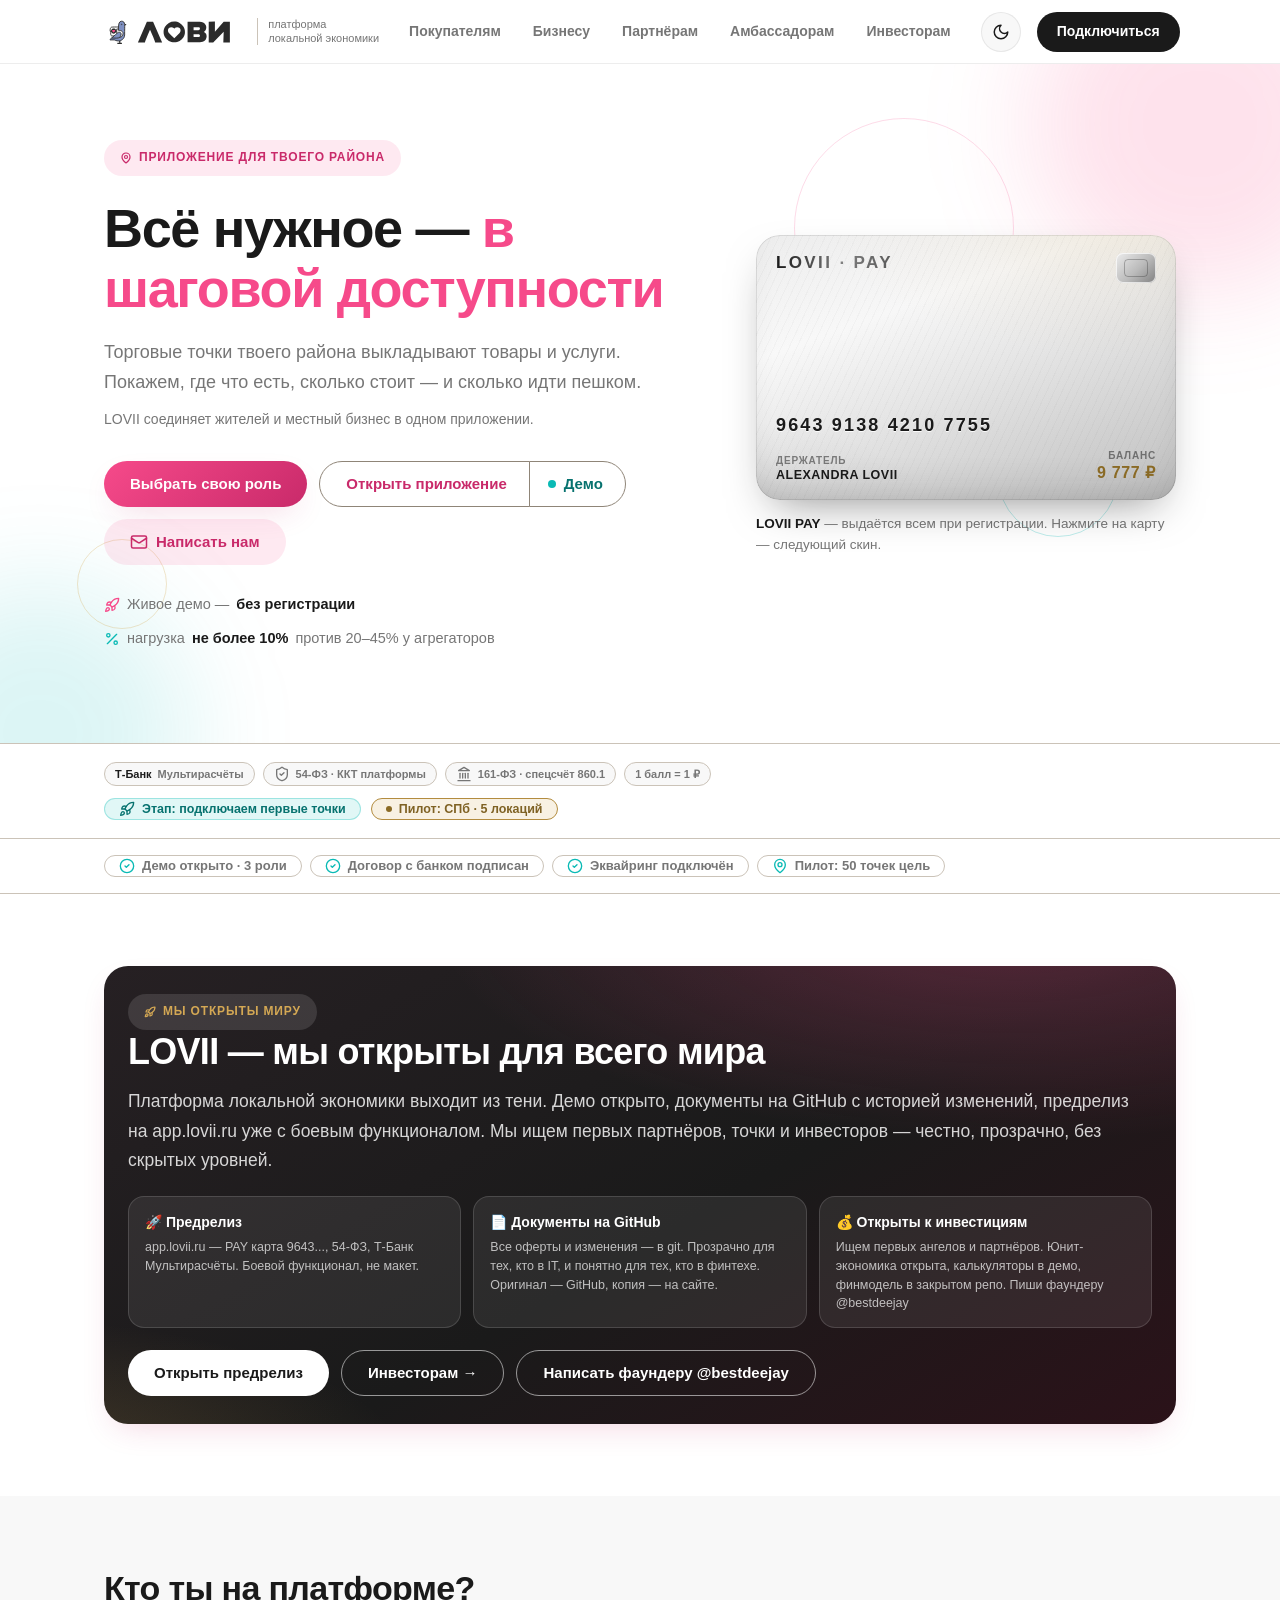
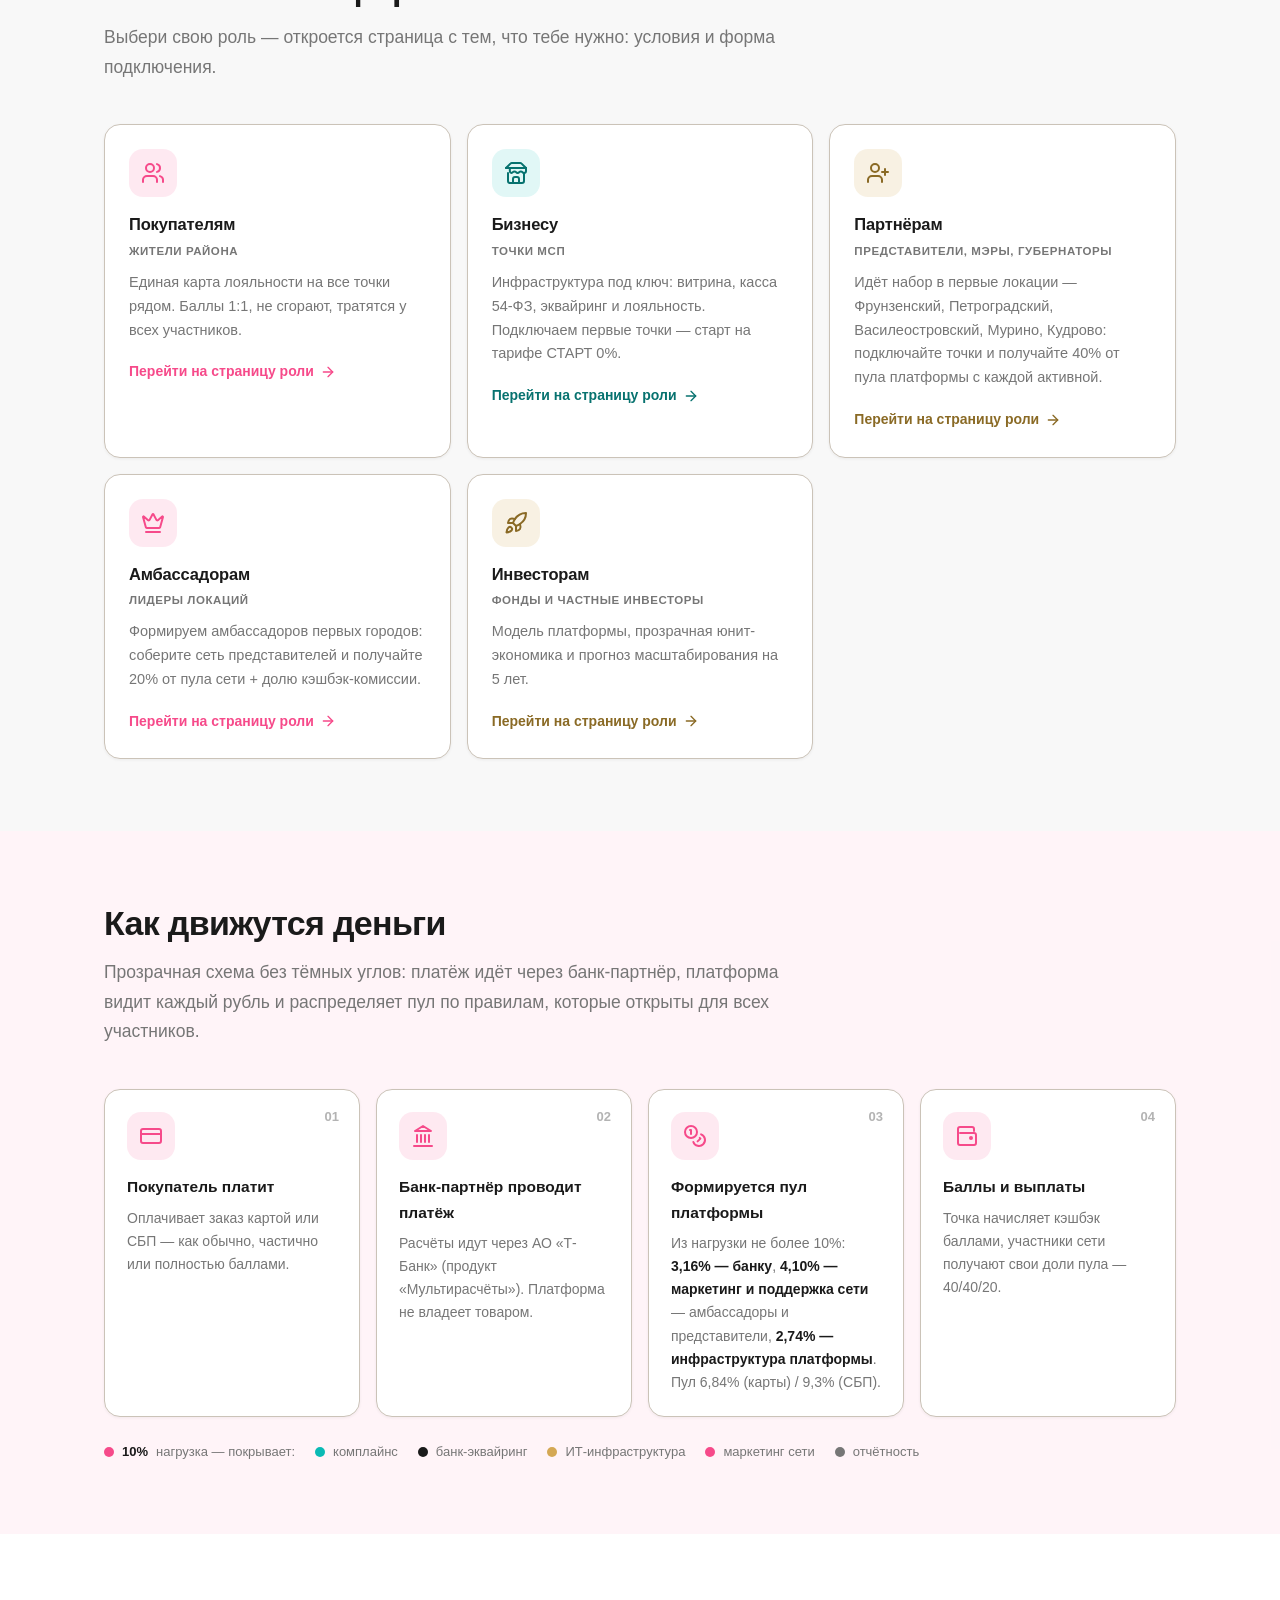
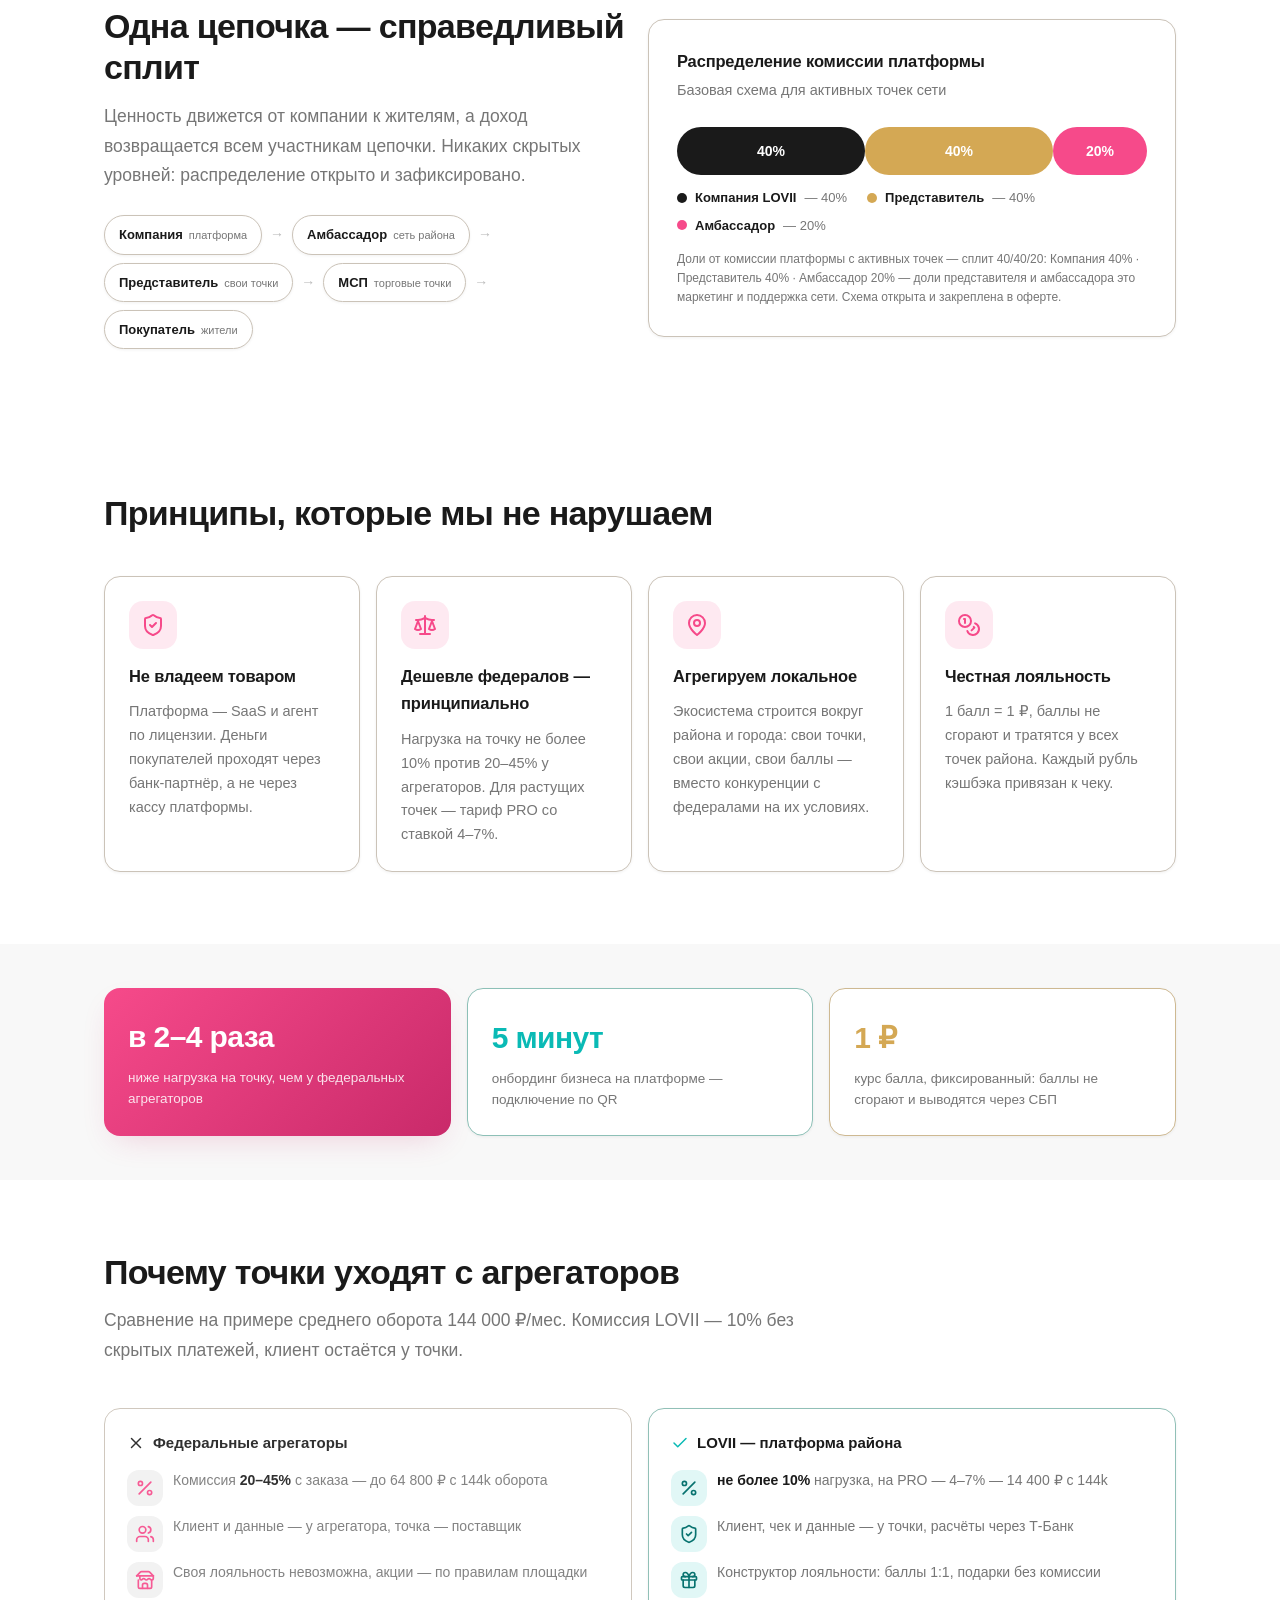
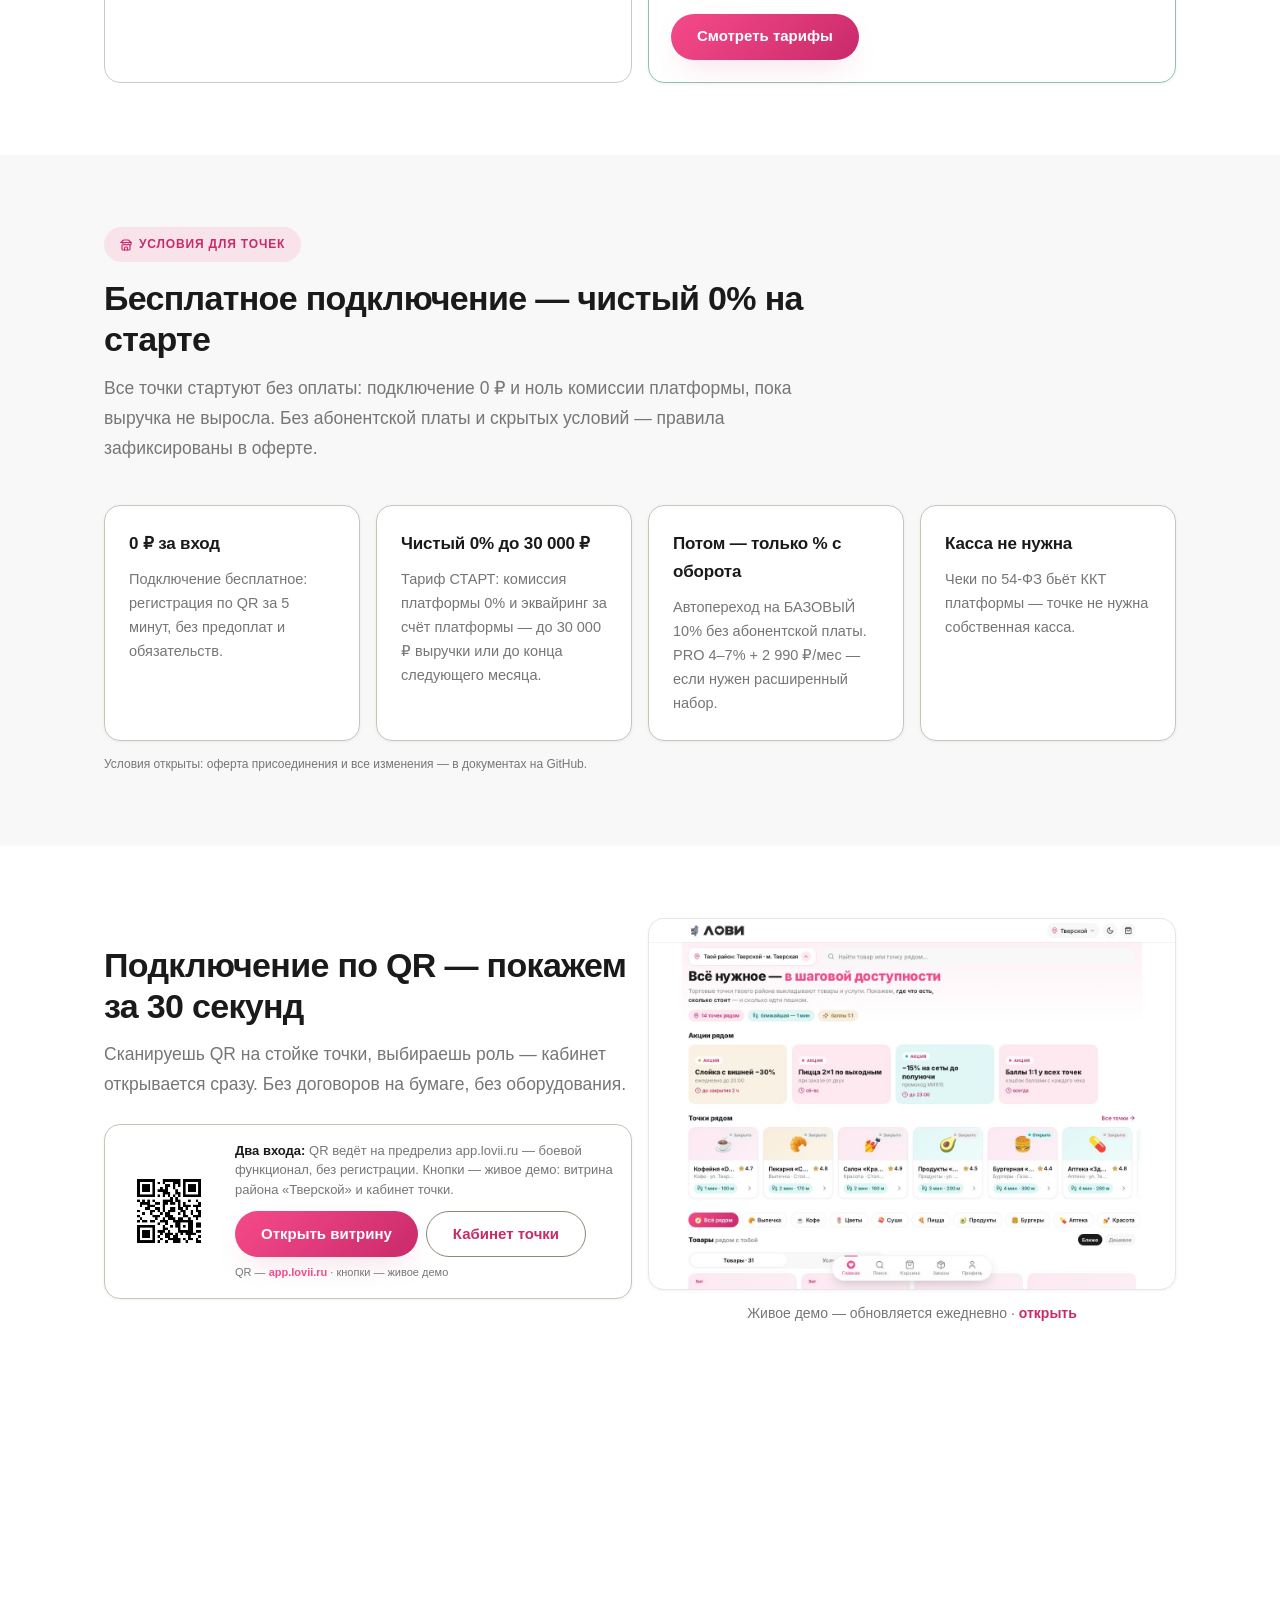
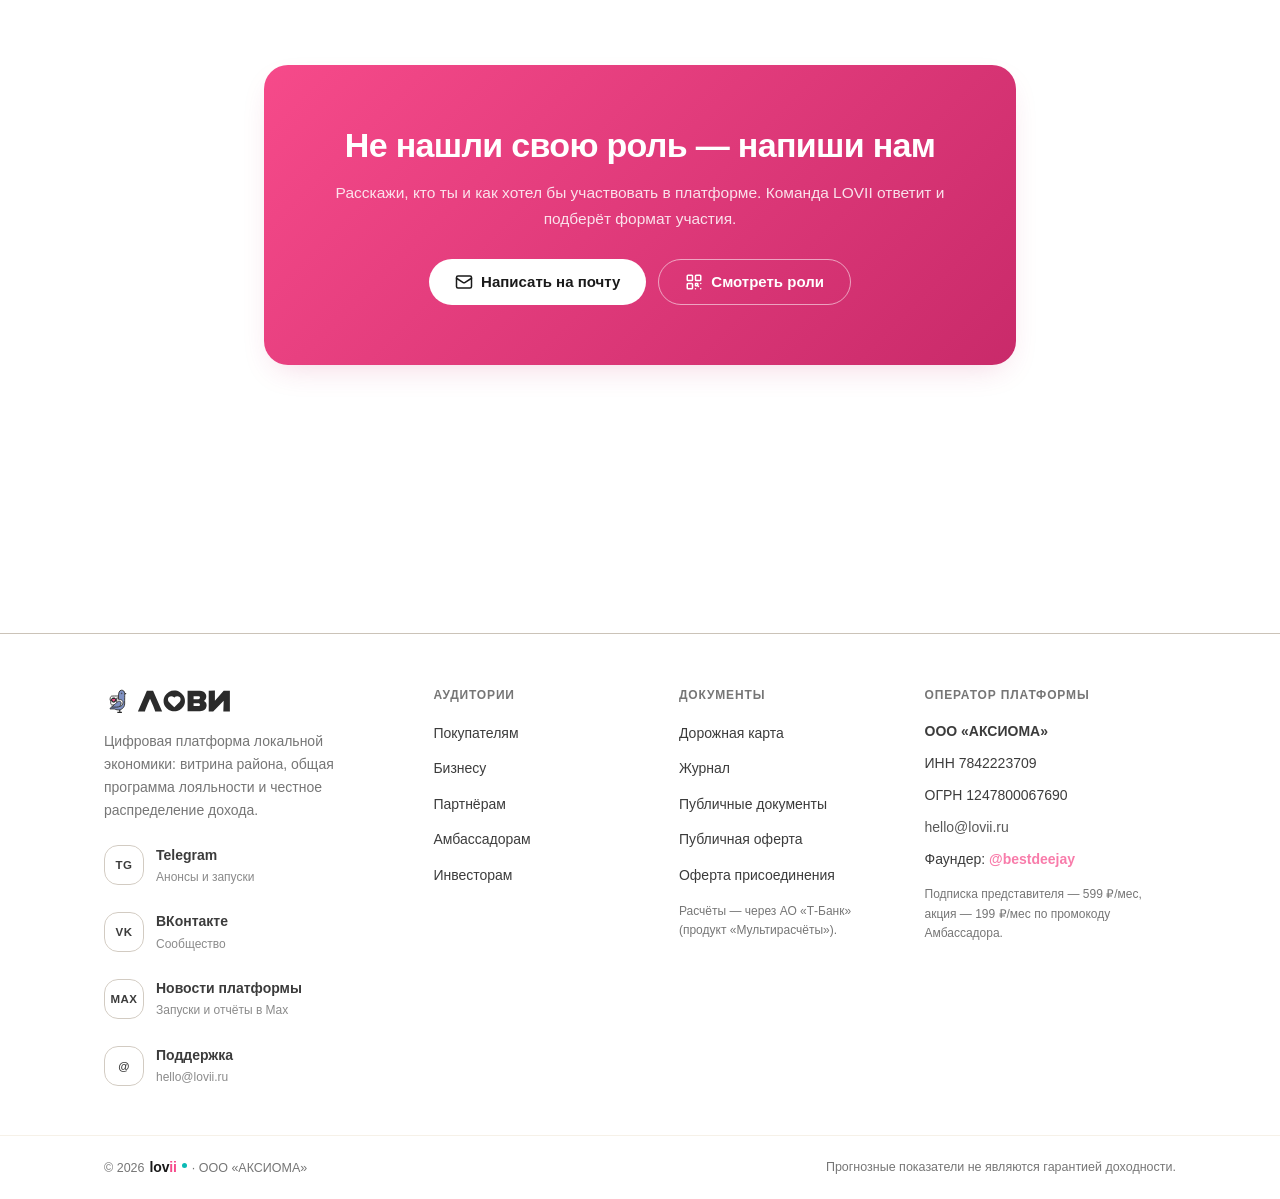
<file: index.html>
<!doctype html>
<html lang="ru">
<head>
<script src="./assets/counters.js" defer></script>
<noscript><div><img src="https://mc.yandex.ru/watch/112999617" style="position:absolute;left:-9999px;" alt="" /></div></noscript>
<meta charset="utf-8">
<meta name="viewport" content="width=device-width, initial-scale=1, viewport-fit=cover">
<meta name="yandex-verification" content="e1cb830ff27cf7b5" />
<meta name="google-site-verification" content="E1Gdigls2vwYKtpPK_AaVj4UE24oF1bnAK9xaQcTihs" />
<title>LOVII — платформа локальной экономики</title>
<meta name="description" content="LOVII соединяет жителей, точки, представителей, амбассадоров и инвесторов: витрина района, лояльность 1 балл = 1 ₽, платежи через банк-партнёр, сплит 40/40/20.">
<meta name="robots" content="index, follow">
<link rel="canonical" href="https://lovii.ru/">
<meta property="og:type" content="website">
<meta property="og:site_name" content="LOVII">
<meta property="og:locale" content="ru_RU">
<meta property="og:title" content="LOVII — платформа локальной экономики">
<meta property="og:description" content="Одна платформа для района: точки МСП получают цифровой канал без агрегаторов, жители — баллы 1:1, партнёры — доход от сети. Выбери свою роль.">
<meta property="og:url" content="https://lovii.ru/">
<meta property="og:image" content="https://lovii.ru/og-image.png">
<meta property="og:image:width" content="1200">
<meta property="og:image:height" content="630">
<meta name="twitter:card" content="summary_large_image">
<meta name="twitter:title" content="LOVII — платформа локальной экономики">
<meta name="twitter:description" content="Одна платформа для района: точки МСП получают цифровой канал без агрегаторов, жители — баллы 1:1, партнёры — доход от сети. Выбери свою роль.">
<meta name="twitter:image" content="https://lovii.ru/og-image.png">
<meta name="theme-color" id="metaTheme" content="#f64a8a">
<link rel="icon" href="./favicon.svg" type="image/svg+xml">
<link rel="icon" href="./favicon.png" type="image/png">
<link rel="apple-touch-icon" href="./lovii-icon-180.png">
<link rel="manifest" href="./manifest.webmanifest">
<script>(function(){try{var t=localStorage.getItem('lovii_theme');if(t!=='dark'&&t!=='light'){t=window.matchMedia&&window.matchMedia('(prefers-color-scheme: dark)').matches?'dark':'light'}document.documentElement.dataset.theme=t;var m=document.getElementById('metaTheme');if(m)m.setAttribute('content',t==='dark'?'#171219':'#f64a8a')}catch(e){}})();</script>
<link rel="stylesheet" href="./assets/lovii.css">
<link rel="stylesheet" href="./assets/site.css">
</head>
<body data-sprite="./assets/icons.svg">
<div class="scroll-progress" id="scrollProgress" aria-hidden="true"><i></i></div>
<a class="visually-hidden" href="#main">К содержимому</a>
<header class="site-header">
<div class="header-in">
<a class="logo" href="./" aria-label="LOVII — на главную"><img class="logo-light-img" src="./logo.svg" alt="LOVII" width="auto" height="30"><img class="logo-dark-img" src="./logo-dark.svg" alt="" aria-hidden="true"><span class="logo-tag">платформа<br>локальной экономики</span></a>
<nav class="nav" aria-label="Основная навигация"><a href="./clients/">Покупателям</a><a href="./business/">Бизнесу</a><a href="./partners/">Партнёрам</a><a href="./ambassadors/">Амбассадорам</a><a href="./investors/">Инвесторам</a></nav>
<button class="theme-btn" id="themeBtn" type="button" aria-label="Сменить тему" title="Сменить тему"><svg class="ico i-moon" aria-hidden="true"><use href="./assets/icons.svg#i-moon"></use></svg><svg class="ico i-sun" aria-hidden="true"><use href="./assets/icons.svg#i-sun"></use></svg></button>
<a class="header-cta" href="#connect">Подключиться</a>
<button class="burger" id="burger" type="button" aria-label="Открыть меню" aria-expanded="false"><svg class="ico" aria-hidden="true"><use href="./assets/icons.svg#i-menu"></use></svg></button>
</div>
</header>
<div class="mobile-menu" id="mobileMenu">
<nav aria-label="Мобильная навигация"><a href="./clients/">Покупателям</a><a href="./business/">Бизнесу</a><a href="./partners/">Партнёрам</a><a href="./ambassadors/">Амбассадорам</a><a href="./investors/">Инвесторам</a><a class="m-cta" href="#connect">Подключиться</a></nav>
</div>
<main id="main">
<section class="l-hero"><div class="orb orb-pink o1" aria-hidden="true"></div><div class="orb orb-tiffany o2" aria-hidden="true"></div><span class="ring" style="--s:220px;--x:62%;--y:8%" aria-hidden="true"></span><span class="ring t" style="--s:120px;--x:78%;--y:52%" aria-hidden="true"></span><span class="ring g" style="--s:90px;--x:6%;--y:70%" aria-hidden="true"></span><div class="wrap"><div class="l-hero-grid"><div class="l-hero-copy"><span class="kicker e1"><svg class="ico" width="18" height="18" aria-hidden="true"><use href="./assets/icons.svg#i-pin"></use></svg>Приложение для твоего района</span><h1 class="e2">Всё нужное — <span class="hl-pink">в шаговой доступности</span></h1><p class="sub e3">Торговые точки твоего района выкладывают товары и услуги. Покажем, где что есть, сколько стоит&nbsp;— и сколько идти пешком.</p><p class="sub-note e3">LOVII соединяет жителей и местный бизнес в одном приложении.</p><div class="cta-row e4"><a class="btn btn-primary" href="#roles">Выбрать свою роль</a><span class="btn-split"><a class="btn btn-outline" href="https://app.lovii.ru/" target="_blank" rel="noopener noreferrer">Открыть приложение</a><a class="btn btn-outline t-tiffany btn-split-demo" href="https://lovii.mobiap.com/" target="_blank" rel="noopener noreferrer" title="Живое демо-стенд: каталог, всё можно потрогать, тестовая оплата картами"><span class="live-dot" aria-hidden="true"></span>Демо</a></span><a class="btn btn-soft" href="#connect"><svg class="ico" width="18" height="18" aria-hidden="true"><use href="./assets/icons.svg#i-mail"></use></svg>Написать нам</a></div><div class="l-hero-meta e5"><span><svg class="ico" width="18" height="18" aria-hidden="true"><use href="./assets/icons.svg#i-rocket"></use></svg><span>Живое демо — <b>без регистрации</b></span></span><span><svg class="ico t" width="18" height="18" aria-hidden="true"><use href="./assets/icons.svg#i-percent"></use></svg><span>нагрузка <b>не более 10%</b> против 20–45% у агрегаторов</span></span></div></div><div class="l-hero-pay e4"><div data-demo="paycard" data-skin="pay"></div></div></div></div></section><section class="trust-strip"><div class="wrap"><div class="trust-in"><div class="trust-logos"><span><b>Т-Банк</b> Мультирасчёты</span><span><svg class="ico" width="16" height="16" aria-hidden="true"><use href="./assets/icons.svg#i-shield"></use></svg> 54-ФЗ · ККТ платформы</span><span><svg class="ico" width="16" height="16" aria-hidden="true"><use href="./assets/icons.svg#i-bank"></use></svg> 161-ФЗ · спецсчёт 860.1</span><span>1 балл = 1 ₽</span><span id="utmBadge" class="utm-badge" style="display:none"></span></div><div class="trust-proof"><span class="st-chip stage"><svg class="ico" width="18" height="18" aria-hidden="true"><use href="./assets/icons.svg#i-rocket"></use></svg>Этап: подключаем первые точки</span><span class="st-chip live"><span class="lv-dot"></span>Пилот: СПб · 5 локаций</span></div></div></div></section><section style="padding:16px 0;border-bottom:1px solid var(--lv-line)"><div class="wrap"><div class="status-row"><span class="st-chip"><svg class="ico" width="18" height="18" aria-hidden="true"><use href="./assets/icons.svg#i-check-circle"></use></svg>Демо открыто · 3 роли</span><span class="st-chip"><svg class="ico" width="18" height="18" aria-hidden="true"><use href="./assets/icons.svg#i-check-circle"></use></svg>Договор с банком подписан</span><span class="st-chip"><svg class="ico" width="18" height="18" aria-hidden="true"><use href="./assets/icons.svg#i-check-circle"></use></svg>Эквайринг подключён</span><span class="st-chip"><svg class="ico" width="18" height="18" aria-hidden="true"><use href="./assets/icons.svg#i-pin"></use></svg>Пилот: 50 точек цель</span></div></div></section>
<section class="sec rv"><div class="wrap"><div class="open-banner rv"><span class="kicker"><svg class="ico" width="14" height="14"><use href="./assets/icons.svg#i-rocket"></use></svg>Мы открыты миру</span><h2>LOVII — мы открыты для всего мира</h2><p class="lead">Платформа локальной экономики выходит из тени. Демо открыто, документы на GitHub с историей изменений, предрелиз на app.lovii.ru уже с боевым функционалом. Мы ищем первых партнёров, точки и инвесторов — честно, прозрачно, без скрытых уровней.</p><div class="open-status-grid"><div class="open-status"><b>🚀 Предрелиз</b><span>app.lovii.ru — PAY карта 9643..., 54-ФЗ, Т-Банк Мультирасчёты. Боевой функционал, не макет.</span></div><div class="open-status"><b>📄 Документы на GitHub</b><span>Все оферты и изменения — в git. Прозрачно для тех, кто в IT, и понятно для тех, кто в финтехе. Оригинал — GitHub, копия — на сайте.</span></div><div class="open-status"><b>💰 Открыты к инвестициям</b><span>Ищем первых ангелов и партнёров. Юнит-экономика открыта, калькуляторы в демо, финмодель в закрытом репо. Пиши фаундеру @bestdeejay</span></div></div><div class="cta-row"><a class="btn btn-white" href="https://app.lovii.ru/" target="_blank" rel="noopener" data-analytics="open_app">Открыть предрелиз</a><a class="btn btn-ghost-light" href="./investors/" data-analytics="open_investors">Инвесторам →</a><a class="btn btn-ghost-light" href="https://t.me/bestdeejay" target="_blank" rel="noopener" data-analytics="open_founder">Написать фаундеру @bestdeejay</a></div></div></div></section>
<section class="sec t-surface rv" id="roles"><div class="wrap"><div class="sec-head"><h2>Кто ты на платформе?</h2><p class="lead">Выбери свою роль — откроется страница с тем, что тебе нужно: условия и форма подключения.</p></div><div class="grid g3"><a class="card f-card" href="./clients/"><span class="ico-badge"><svg class="ico" width="18" height="18" aria-hidden="true"><use href="./assets/icons.svg#i-users"></use></svg></span><h3 style="margin-top:14px">Покупателям</h3><p class="who">Жители района</p><p class="txt">Единая карта лояльности на все точки рядом. Баллы 1:1, не сгорают, тратятся у всех участников.</p><span class="go">Перейти на страницу роли <svg class="ico" width="18" height="18" aria-hidden="true"><use href="./assets/icons.svg#i-arrow-right"></use></svg></span></a><a class="card f-card" href="./business/"><span class="ico-badge t-tiffany"><svg class="ico" width="18" height="18" aria-hidden="true"><use href="./assets/icons.svg#i-store"></use></svg></span><h3 style="margin-top:14px">Бизнесу</h3><p class="who">Точки МСП</p><p class="txt">Инфраструктура под ключ: витрина, касса 54-ФЗ, эквайринг и лояльность. Подключаем первые точки — старт на тарифе СТАРТ 0%.</p><span class="go t-tiffany">Перейти на страницу роли <svg class="ico" width="18" height="18" aria-hidden="true"><use href="./assets/icons.svg#i-arrow-right"></use></svg></span></a><a class="card f-card" href="./partners/"><span class="ico-badge t-gold"><svg class="ico" width="18" height="18" aria-hidden="true"><use href="./assets/icons.svg#i-user-plus"></use></svg></span><h3 style="margin-top:14px">Партнёрам</h3><p class="who">Представители, Мэры, Губернаторы</p><p class="txt">Идёт набор в первые локации — Фрунзенский, Петроградский, Василеостровский, Мурино, Кудрово: подключайте точки и получайте 40% от пула платформы с каждой активной.</p><span class="go t-gold">Перейти на страницу роли <svg class="ico" width="18" height="18" aria-hidden="true"><use href="./assets/icons.svg#i-arrow-right"></use></svg></span></a><a class="card f-card" href="./ambassadors/"><span class="ico-badge"><svg class="ico" width="18" height="18" aria-hidden="true"><use href="./assets/icons.svg#i-crown"></use></svg></span><h3 style="margin-top:14px">Амбассадорам</h3><p class="who">Лидеры локаций</p><p class="txt">Формируем амбассадоров первых городов: соберите сеть представителей и получайте 20% от пула сети + долю кэшбэк-комиссии.</p><span class="go">Перейти на страницу роли <svg class="ico" width="18" height="18" aria-hidden="true"><use href="./assets/icons.svg#i-arrow-right"></use></svg></span></a><a class="card f-card" href="./investors/"><span class="ico-badge t-gold"><svg class="ico" width="18" height="18" aria-hidden="true"><use href="./assets/icons.svg#i-rocket"></use></svg></span><h3 style="margin-top:14px">Инвесторам</h3><p class="who">Фонды и частные инвесторы</p><p class="txt">Модель платформы, прозрачная юнит-экономика и прогноз масштабирования на 5 лет.</p><span class="go t-gold">Перейти на страницу роли <svg class="ico" width="18" height="18" aria-hidden="true"><use href="./assets/icons.svg#i-arrow-right"></use></svg></span></a></div></div></section><section class="sec t-mist-pink rv"><div class="wrap"><div class="sec-head"><h2>Как движутся деньги</h2><p class="lead">Прозрачная схема без тёмных углов: платёж идёт через банк-партнёр, платформа видит каждый рубль и распределяет пул по правилам, которые открыты для всех участников.</p></div><div class="steps"><div class="step"><span class="n">01</span><span class="ico-badge"><svg class="ico" width="18" height="18" aria-hidden="true"><use href="./assets/icons.svg#i-credit-card"></use></svg></span><h3>Покупатель платит</h3><p>Оплачивает заказ картой или СБП — как обычно, частично или полностью баллами.</p></div><div class="step"><span class="n">02</span><span class="ico-badge"><svg class="ico" width="18" height="18" aria-hidden="true"><use href="./assets/icons.svg#i-bank"></use></svg></span><h3>Банк-партнёр проводит платёж</h3><p>Расчёты идут через АО «Т-Банк» (продукт «Мультирасчёты»). Платформа не владеет товаром.</p></div><div class="step"><span class="n">03</span><span class="ico-badge"><svg class="ico" width="18" height="18" aria-hidden="true"><use href="./assets/icons.svg#i-coins"></use></svg></span><h3>Формируется пул платформы</h3><p>Из нагрузки не более 10%: <b>3,16% — банку</b>, <b>4,10% — маркетинг и поддержка сети</b> — амбассадоры и представители, <b>2,74% — инфраструктура платформы</b>. Пул 6,84% (карты) / 9,3% (СБП).</p></div><div class="step"><span class="n">04</span><span class="ico-badge"><svg class="ico" width="18" height="18" aria-hidden="true"><use href="./assets/icons.svg#i-wallet"></use></svg></span><h3>Баллы и выплаты</h3><p>Точка начисляет кэшбэк баллами, участники сети получают свои доли пула — 40/40/20.</p></div></div><div class="mt-24" data-demo="finance"></div></div></section><section class="sec rv"><div class="wrap"><div class="grid g2" style="align-items:center"><div><h2>Одна цепочка — справедливый сплит</h2><p class="lead">Ценность движется от компании к жителям, а доход возвращается всем участникам цепочки. Никаких скрытых уровней: распределение открыто и зафиксировано.</p><div class="chain mt-24"><span class="chain-chip"><b>Компания</b><span>платформа</span></span><span class="chain-sep">→</span><span class="chain-chip"><b>Амбассадор</b><span>сеть района</span></span><span class="chain-sep">→</span><span class="chain-chip"><b>Представитель</b><span>свои точки</span></span><span class="chain-sep">→</span><span class="chain-chip"><b>МСП</b><span>торговые точки</span></span><span class="chain-sep">→</span><span class="chain-chip"><b>Покупатель</b><span>жители</span></span></div></div><div class="card pad-lg"><h3>Распределение комиссии платформы</h3><p class="txt" style="margin-top:4px">Базовая схема для активных точек сети</p><div class="split mt-24"><div class="seg seg-ink" style="width:40%">40%</div><div class="seg seg-gold" style="width:40%">40%</div><div class="seg seg-pink" style="width:20%">20%</div></div><div class="split-legend"><span><i style="background:var(--lv-ink)"></i><b>Компания LOVII</b> — 40%</span><span><i style="background:var(--lv-gold)"></i><b>Представитель</b> — 40%</span><span><i style="background:var(--lv-pink)"></i><b>Амбассадор</b> — 20%</span></div><p class="sec-note">Доли от комиссии платформы с активных точек — сплит 40/40/20: Компания 40% · Представитель 40% · Амбассадор 20% — доли представителя и амбассадора это маркетинг и поддержка сети. Схема открыта и закреплена в оферте.</p></div></div></div></section><section class="sec rv"><div class="wrap"><div class="sec-head"><h2>Принципы, которые мы не нарушаем</h2></div><div class="grid g4"><div class="card"><span class="ico-badge"><svg class="ico" width="18" height="18" aria-hidden="true"><use href="./assets/icons.svg#i-shield"></use></svg></span><h3 style="margin-top:14px">Не владеем товаром</h3><p class="txt">Платформа — SaaS и агент по лицензии. Деньги покупателей проходят через банк-партнёр, а не через кассу платформы.</p></div><div class="card"><span class="ico-badge"><svg class="ico" width="18" height="18" aria-hidden="true"><use href="./assets/icons.svg#i-scale"></use></svg></span><h3 style="margin-top:14px">Дешевле федералов — принципиально</h3><p class="txt">Нагрузка на точку не более 10% против 20–45% у агрегаторов. Для растущих точек — тариф PRO со ставкой 4–7%.</p></div><div class="card"><span class="ico-badge"><svg class="ico" width="18" height="18" aria-hidden="true"><use href="./assets/icons.svg#i-pin"></use></svg></span><h3 style="margin-top:14px">Агрегируем локальное</h3><p class="txt">Экосистема строится вокруг района и города: свои точки, свои акции, свои баллы — вместо конкуренции с федералами на их условиях.</p></div><div class="card"><span class="ico-badge"><svg class="ico" width="18" height="18" aria-hidden="true"><use href="./assets/icons.svg#i-coins"></use></svg></span><h3 style="margin-top:14px">Честная лояльность</h3><p class="txt">1 балл = 1 ₽, баллы не сгорают и тратятся у всех точек района. Каждый рубль кэшбэка привязан к чеку.</p></div></div></div></section><section class="sec t-surface rv" style="padding:44px 0"><div class="wrap"><div class="grid g3"><div class="fact fact-grad"><div class="v">в 2–4 раза</div><p class="l">ниже нагрузка на точку, чем у федеральных агрегаторов</p></div><div class="fact fact-tiffany"><div class="v">5 минут</div><p class="l">онбординг бизнеса на платформе — подключение по QR</p></div><div class="fact fact-gold"><div class="v">1 ₽</div><p class="l">курс балла, фиксированный: баллы не сгорают и выводятся через СБП</p></div></div></div></section>

<section class="sec rv"><div class="wrap"><div class="sec-head"><h2>Почему точки уходят с агрегаторов</h2><p class="lead">Сравнение на примере среднего оборота 144 000 ₽/мес. Комиссия LOVII — 10% без скрытых платежей, клиент остаётся у точки.</p></div><div class="compare"><div class="col bad"><h4><svg class="ico" width="18" height="18" aria-hidden="true"><use href="./assets/icons.svg#i-x"></use></svg> Федеральные агрегаторы</h4><ul><li><span class="ico-badge sm" style="background:var(--lv-grey-soft)"><svg class="ico" width="16" height="16"><use href="./assets/icons.svg#i-percent"></use></svg></span><span>Комиссия <b>20–45%</b> с заказа — до 64 800 ₽ с 144k оборота</span></li><li><span class="ico-badge sm" style="background:var(--lv-grey-soft)"><svg class="ico" width="16" height="16"><use href="./assets/icons.svg#i-users"></use></svg></span><span>Клиент и данные — у агрегатора, точка — поставщик</span></li><li><span class="ico-badge sm" style="background:var(--lv-grey-soft)"><svg class="ico" width="16" height="16"><use href="./assets/icons.svg#i-store"></use></svg></span><span>Своя лояльность невозможна, акции — по правилам площадки</span></li></ul></div><div class="col good"><h4><svg class="ico" width="18" height="18" style="color:var(--lv-tiffany)" aria-hidden="true"><use href="./assets/icons.svg#i-check"></use></svg> LOVII — платформа района</h4><ul><li><span class="ico-badge sm t-tiffany"><svg class="ico" width="16" height="16"><use href="./assets/icons.svg#i-percent"></use></svg></span><span><b>не более 10%</b> нагрузка, на PRO — 4–7% — 14 400 ₽ с 144k</span></li><li><span class="ico-badge sm t-tiffany"><svg class="ico" width="16" height="16"><use href="./assets/icons.svg#i-shield"></use></svg></span><span>Клиент, чек и данные — у точки, расчёты через Т-Банк</span></li><li><span class="ico-badge sm t-tiffany"><svg class="ico" width="16" height="16"><use href="./assets/icons.svg#i-gift"></use></svg></span><span>Конструктор лояльности: баллы 1:1, подарки без комиссии</span></li></ul><a class="btn btn-primary mt-16" href="./business/#tarify" data-analytics="compare_to_tariffs">Смотреть тарифы</a></div></div></div></section>

<section class="sec t-surface rv"><div class="wrap"><div class="sec-head"><span class="kicker"><svg class="ico" width="14" height="14" aria-hidden="true"><use href="./assets/icons.svg#i-store"></use></svg>Условия для точек</span><h2>Бесплатное подключение — чистый 0% на старте</h2><p class="lead">Все точки стартуют без оплаты: подключение 0 ₽ и ноль комиссии платформы, пока выручка не выросла. Без абонентской платы и скрытых условий — правила зафиксированы в оферте.</p></div><div class="grid g4"><div class="card"><h3 style="font-size:17px;font-weight:800">0 ₽ за вход</h3><p class="txt">Подключение бесплатное: регистрация по QR за 5 минут, без предоплат и обязательств.</p></div><div class="card"><h3 style="font-size:17px;font-weight:800">Чистый 0% до 30 000 ₽</h3><p class="txt">Тариф СТАРТ: комиссия платформы 0% и эквайринг за счёт платформы — до 30 000 ₽ выручки или до конца следующего месяца.</p></div><div class="card"><h3 style="font-size:17px;font-weight:800">Потом — только % с оборота</h3><p class="txt">Автопереход на БАЗОВЫЙ 10% без абонентской платы. PRO 4–7% + 2 990 ₽/мес — если нужен расширенный набор.</p></div><div class="card"><h3 style="font-size:17px;font-weight:800">Касса не нужна</h3><p class="txt">Чеки по 54-ФЗ бьёт ККТ платформы — точке не нужна собственная касса.</p></div></div><p class="sec-note">Условия открыты: оферта присоединения и все изменения — в документах на GitHub.</p></div></section>

<section class="sec rv"><div class="wrap"><div class="grid g2" style="align-items:center"><div><h2>Подключение по QR — покажем за 30 секунд</h2><p class="lead">Сканируешь QR на стойке точки, выбираешь роль — кабинет открывается сразу. Без договоров на бумаге, без оборудования.</p><div class="qr-box mt-24"><div class="qr-img real"><img src="./assets/qr/app-lovii-ru-home.png" alt="QR app.lovii.ru" width="84" height="84" loading="lazy"></div><div><p><b>Два входа:</b> QR ведёт на предрелиз app.lovii.ru — боевой функционал, без регистрации. Кнопки — живое демо: витрина района «Тверской» и кабинет точки.</p><div class="mt-12" style="display:flex;gap:8px;flex-wrap:wrap"><a class="btn btn-primary" href="https://lovii.mobiap.com/#/home" target="_blank" rel="noopener" data-analytics="qr_demo_vitrina">Открыть витрину</a><a class="btn btn-outline" href="https://lovii.mobiap.com/#/profile" target="_blank" rel="noopener" data-analytics="qr_demo_cabinet">Кабинет точки</a></div><div class="qr-meta">QR — <a href="https://app.lovii.ru/">app.lovii.ru</a> · кнопки — живое демо</div></div></div></div><div><figure class="shot-card"><img src="./assets/shots/demo-vitrina.jpg" alt="Витрина района LOVII — демо" width="1280" height="900" loading="lazy"></figure><p class="shot-cap">Живое демо — обновляется ежедневно · <a href="https://lovii.mobiap.com/" target="_blank" rel="noopener noreferrer">открыть</a></p></div></div></div></section>

<section class="sec anchor-screen" id="connect"><div class="wrap"><div class="cta-band"><h2>Не нашли свою роль — напиши нам</h2><p>Расскажи, кто ты и как хотел бы участвовать в платформе. Команда LOVII ответит и подберёт формат участия.</p><div class="cta-row"><a class="btn btn-white" href="mailto:hello@lovii.ru"><svg class="ico" width="18" height="18" aria-hidden="true"><use href="./assets/icons.svg#i-mail"></use></svg>Написать на почту</a><a class="btn btn-ghost-light" href="#roles"><svg class="ico" width="18" height="18" aria-hidden="true"><use href="./assets/icons.svg#i-qr"></use></svg>Смотреть роли</a></div></div></div></section>
</main>
<footer class="site-footer">
<div class="wrap">
<div class="foot-grid">
<div>
<span class="logo"><img class="logo-light-img" src="./logo.svg" alt="LOVII" width="auto" height="30"><img class="logo-dark-img" src="./logo-dark.svg" alt="" aria-hidden="true"></span>
<p class="foot-about">Цифровая платформа локальной экономики: витрина района, общая программа лояльности и честное распределение дохода.</p>
<ul class="soc-list"><li><a href="https://t.me/loviiru" target="_blank" rel="noopener noreferrer" aria-label="Telegram LOVII — анонсы и запуски"><span class="soc-mark" aria-hidden="true">TG</span><span class="soc-txt"><b>Telegram</b><i>Анонсы и запуски</i></span></a></li><li><a href="https://vk.ru/loviiru" target="_blank" rel="noopener noreferrer" aria-label="LOVII во ВКонтакте — сообщество"><span class="soc-mark" aria-hidden="true">VK</span><span class="soc-txt"><b>ВКонтакте</b><i>Сообщество</i></span></a></li><li><a href="https://max.ru/channel_lovii" target="_blank" rel="noopener noreferrer" aria-label="Новости платформы — канал LOVII в Max"><span class="soc-mark" aria-hidden="true">MAX</span><span class="soc-txt"><b>Новости платформы</b><i>Запуски и отчёты в Max</i></span></a></li><li><a href="mailto:hello@lovii.ru" aria-label="Поддержка — написать на почту"><span class="soc-mark" aria-hidden="true">@</span><span class="soc-txt"><b>Поддержка</b><i>hello@lovii.ru</i></span></a></li></ul>
</div>
<nav aria-label="Аудитории"><h3>Аудитории</h3><ul><li><a href="./clients/">Покупателям</a></li><li><a href="./business/">Бизнесу</a></li><li><a href="./partners/">Партнёрам</a></li><li><a href="./ambassadors/">Амбассадорам</a></li><li><a href="./investors/">Инвесторам</a></li></ul></nav>
<div><h3>Документы</h3><ul><li><a href="./roadmap/">Дорожная карта</a></li><li><a href="./journal/">Журнал</a></li><li><a href="https://axiiom-ru.github.io/lovii/" target="_blank" rel="noopener noreferrer">Публичные документы</a></li><li><a href="https://axiiom-ru.github.io/lovii/docs/%D0%9F%D1%83%D0%B1%D0%BB%D0%B8%D1%87%D0%BD%D0%B0%D1%8F_%D0%BE%D1%84%D0%B5%D1%80%D1%82%D0%B0.html" target="_blank" rel="noopener noreferrer">Публичная оферта</a></li><li><a href="https://axiiom-ru.github.io/lovii/docs/%D0%9E%D1%84%D0%B5%D1%80%D1%82%D0%B0_%D0%BF%D1%80%D0%B8%D1%81%D0%BE%D0%B5%D0%B4%D0%B8%D0%BD%D0%B5%D0%BD%D0%B8%D1%8F.html" target="_blank" rel="noopener noreferrer">Оферта присоединения</a></li></ul><p class="foot-note">Расчёты — через АО «Т-Банк» (продукт «Мультирасчёты»).</p></div>
<div><h3>Оператор платформы</h3><ul class="foot-legal"><li class="strong">ООО «АКСИОМА»</li><li>ИНН 7842223709</li><li>ОГРН 1247800067690</li><li><a href="mailto:hello@lovii.ru">hello@lovii.ru</a></li><li>Фаундер: <a href="https://t.me/bestdeejay" target="_blank" rel="noopener" style="color:var(--lv-pink);font-weight:700">@bestdeejay</a></li></ul><p class="foot-note">Подписка представителя — 599 ₽/мес, акция — 199 ₽/мес по промокоду Амбассадора.</p></div>
</div>
</div>
<div class="foot-bottom"><div class="wrap"><div class="in"><span class="brandline">© 2026 <b>lov<span style="color:var(--lv-pink)">ii</span></b><i></i> · ООО «АКСИОМА»</span><span>Прогнозные показатели не являются гарантией доходности.</span></div></div></div>
</footer>
<button class="up-btn" id="upBtn" type="button" aria-label="Наверх"><svg class="ico" aria-hidden="true"><use href="./assets/icons.svg#i-arrow-up"></use></svg></button>
<div class="sticky-cta" id="stickyCta"><span class="txt"><b>Подключить район за 5 минут</b>Демо открыто · Т-Банк · 54-ФЗ</span><a class="btn btn-primary" href="#roles" data-analytics="sticky_roles">Выбрать роль</a></div>


<script type="application/ld+json">{"@context":"https://schema.org","@type":"Organization","name":"LOVII","url":"https://lovii.ru/","logo":"https://lovii.ru/logo.svg","description":"Платформа локальной экономики: витрина района, лояльность 1 балл = 1 ₽, честный сплит 40/40/20","sameAs":["https://t.me/loviiru","https://vk.ru/loviiru","https://max.ru/channel_lovii"],"foundingDate":"2025-09","address":{"@type":"PostalAddress","addressLocality":"Санкт-Петербург","addressCountry":"RU"}}</script>
<script type="application/ld+json">{"@context":"https://schema.org","@type":"BreadcrumbList","itemListElement":[{"@type":"ListItem","position":1,"name":"Главная","item":"https://lovii.ru/"},{"@type":"ListItem","position":2,"name":"Покупателям","item":"https://lovii.ru/clients/"},{"@type":"ListItem","position":3,"name":"Бизнесу","item":"https://lovii.ru/business/"},{"@type":"ListItem","position":4,"name":"Партнёрам","item":"https://lovii.ru/partners/"}]}</script>
<script src="./assets/lovii-demo-data.js"></script>
<script src="./assets/site.js" defer></script>
</body>
</html>
</file>
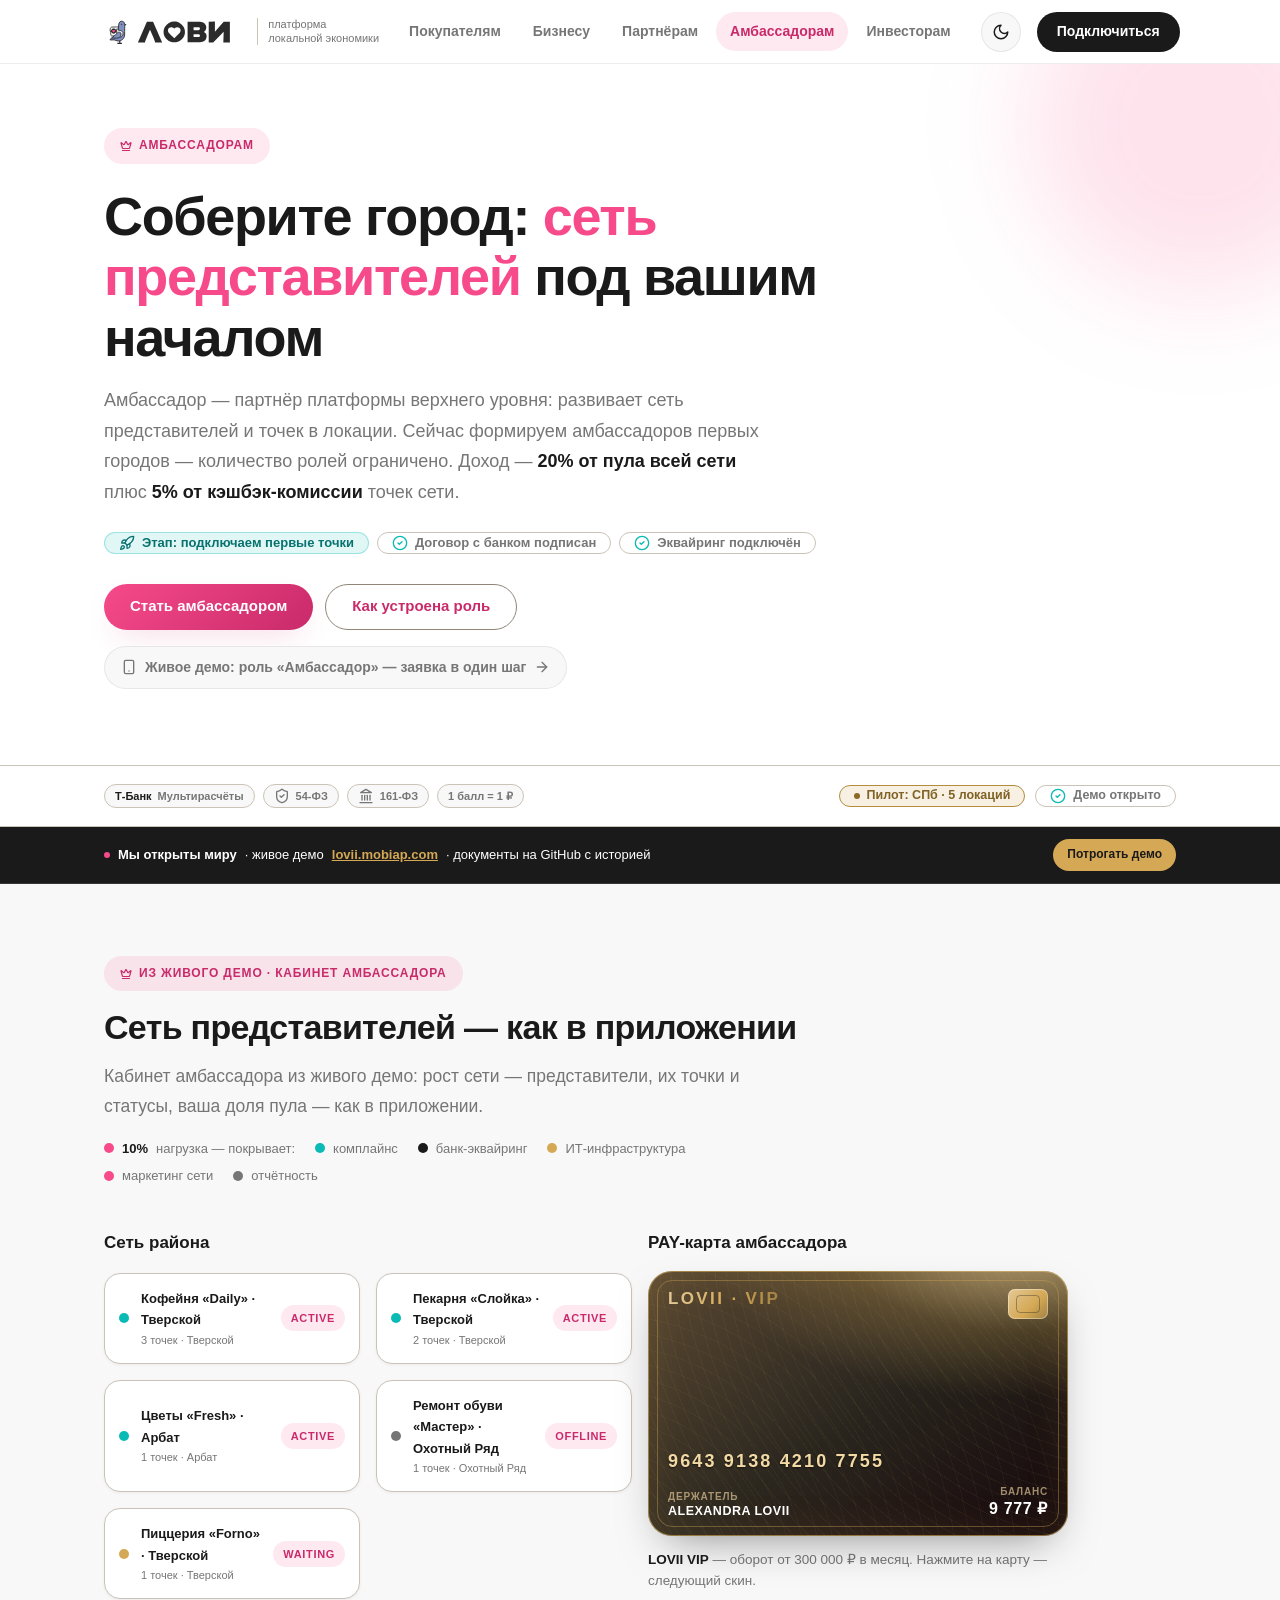
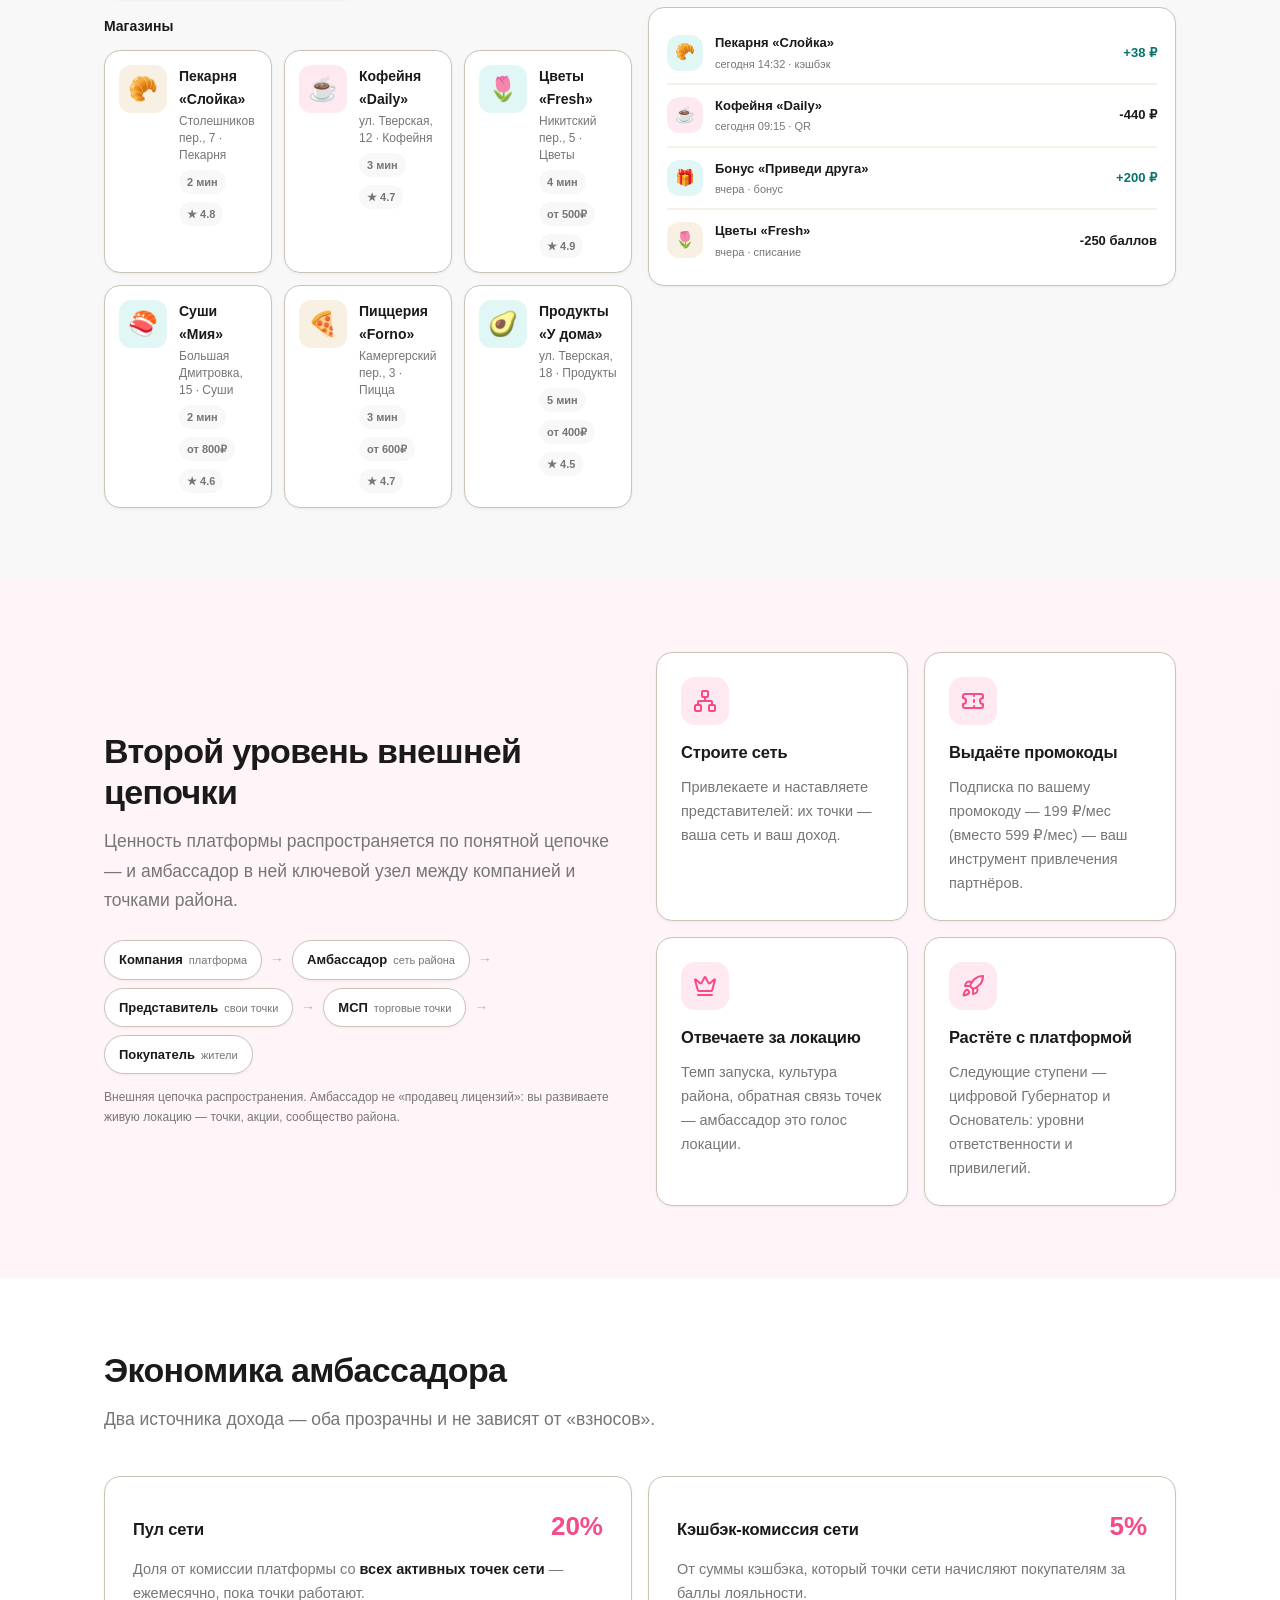
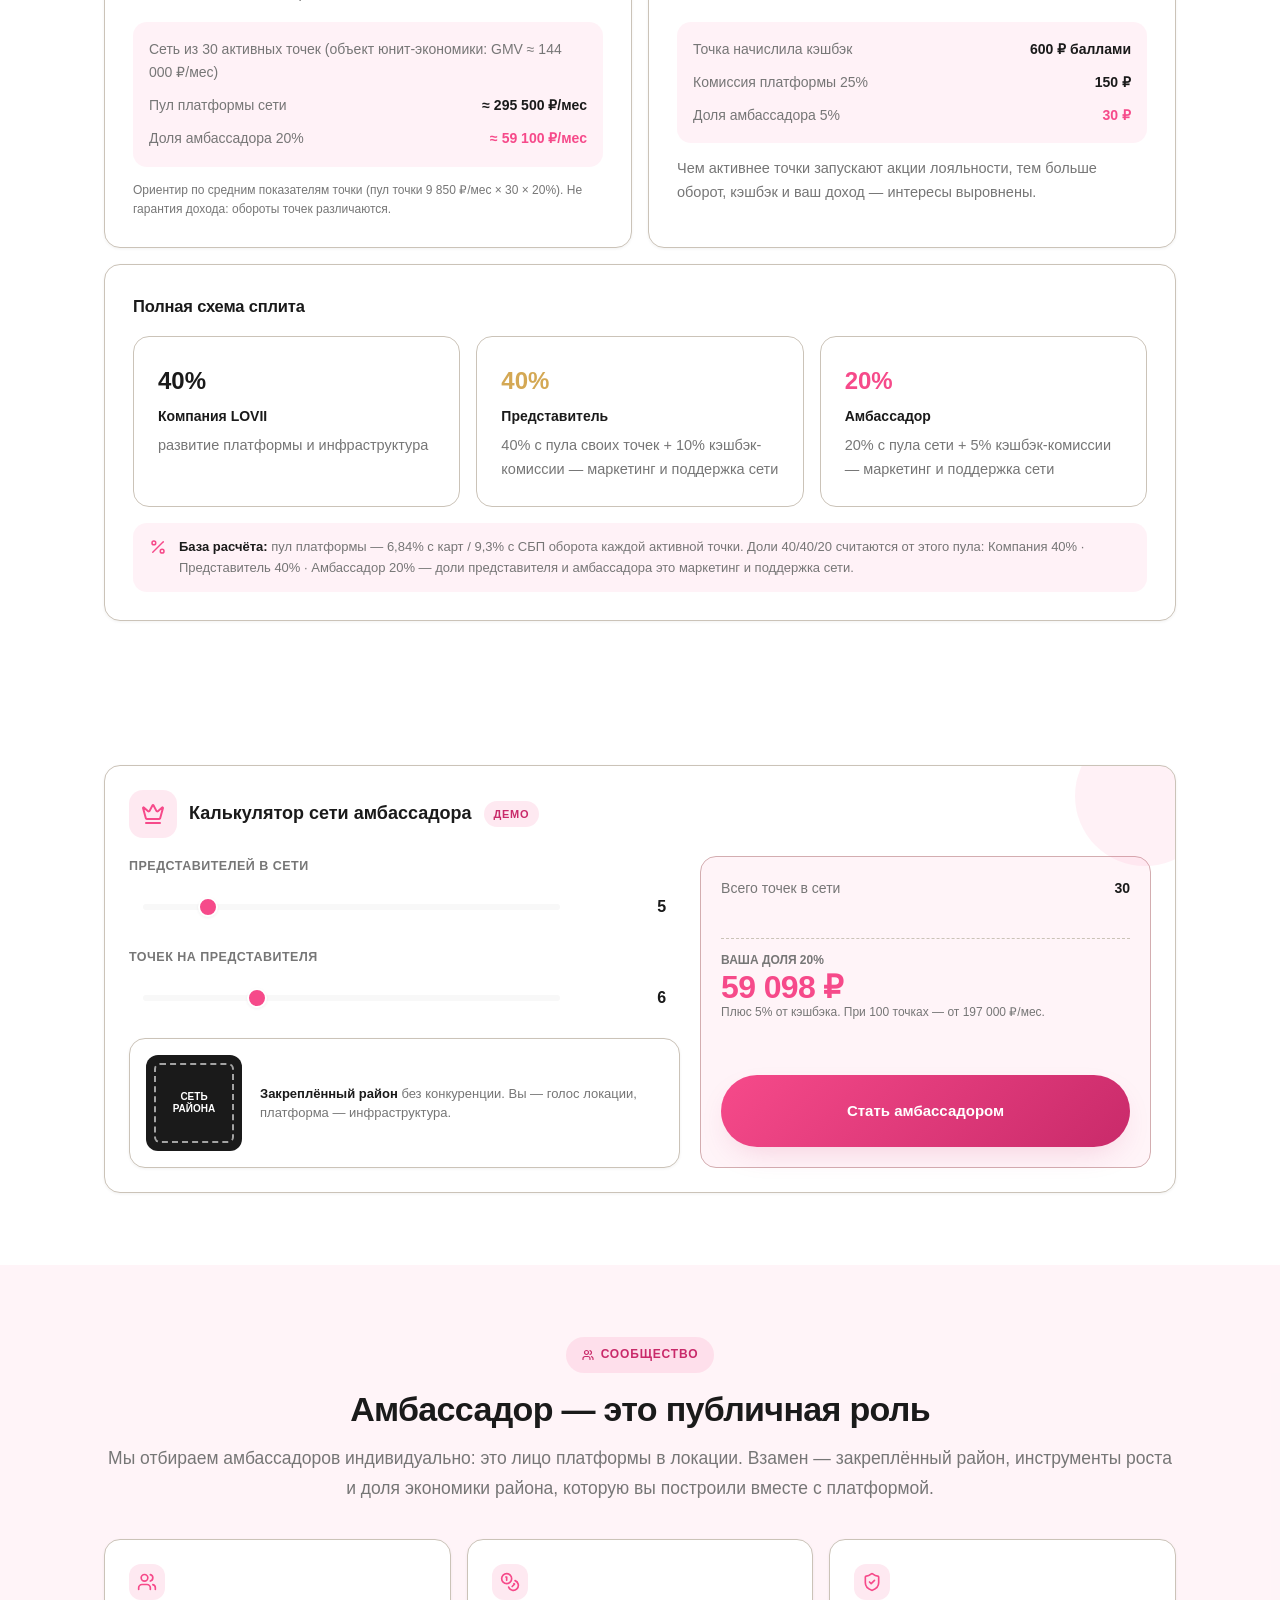
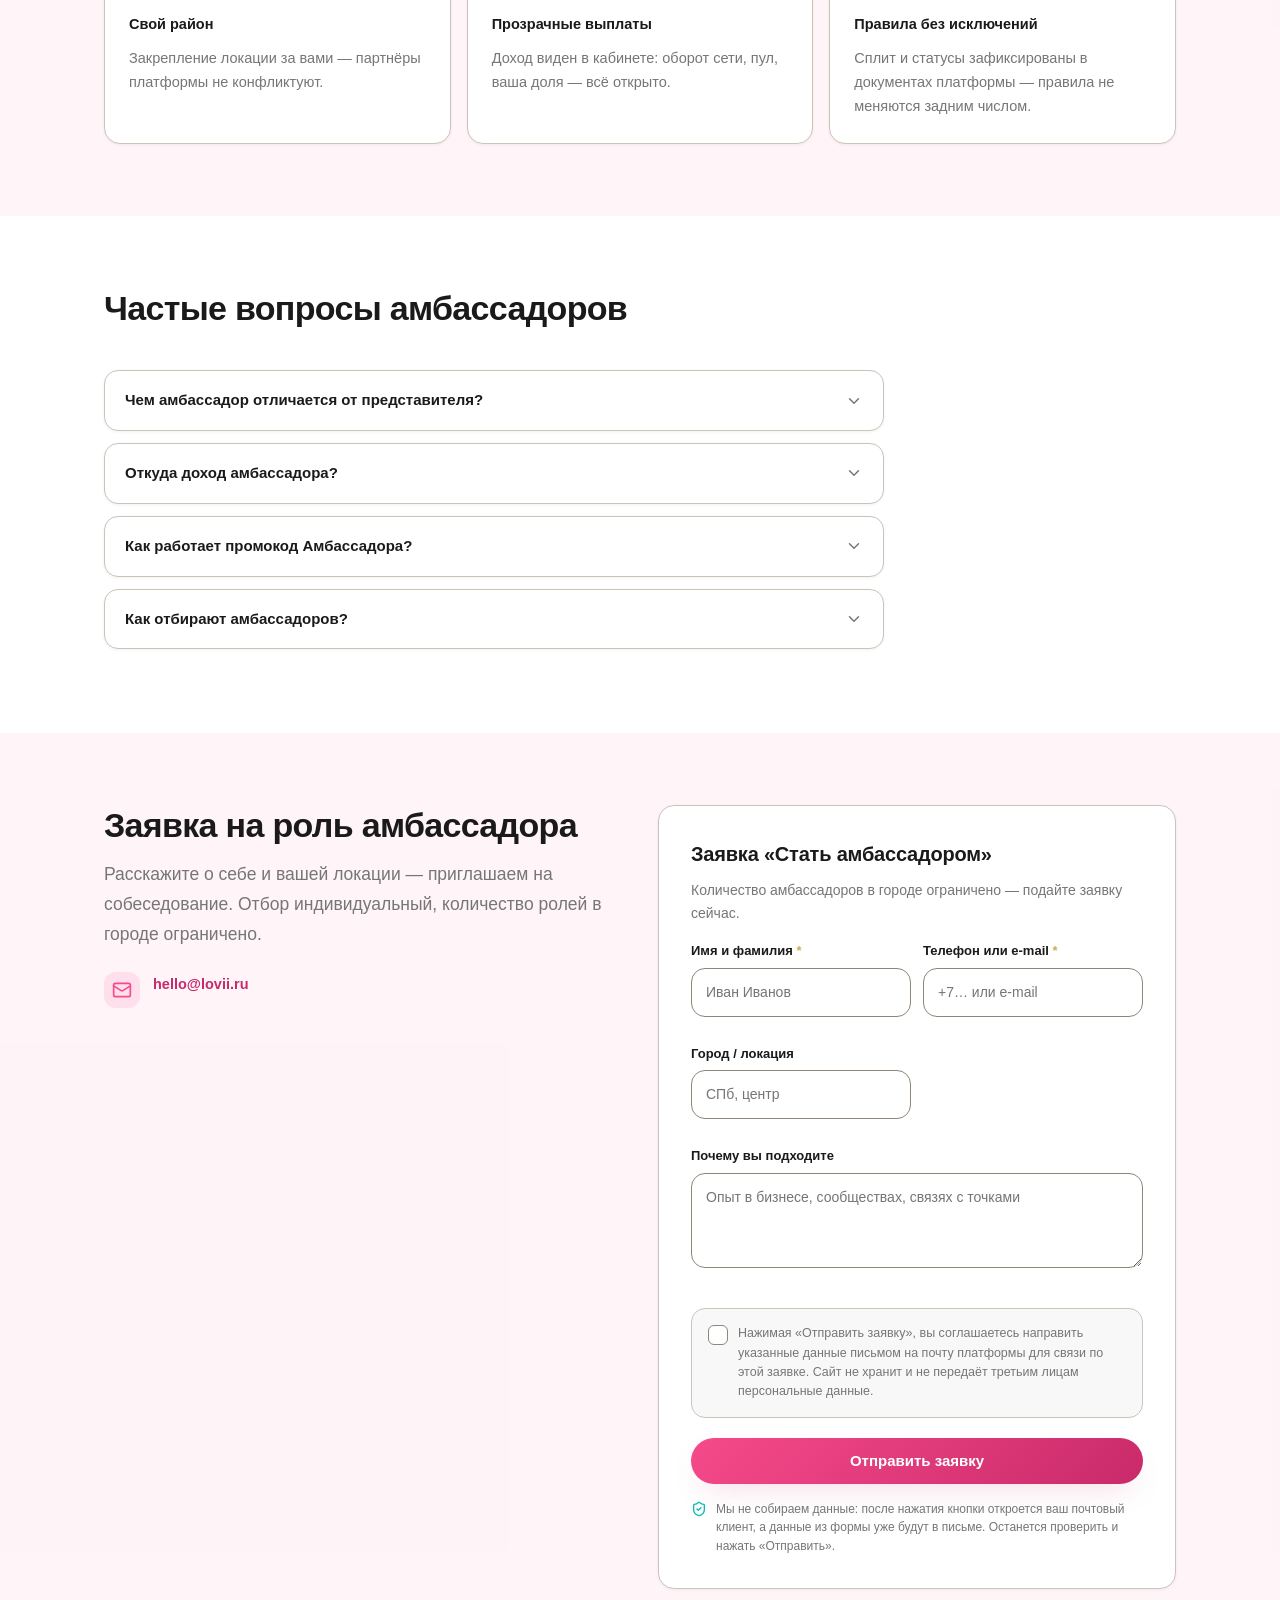
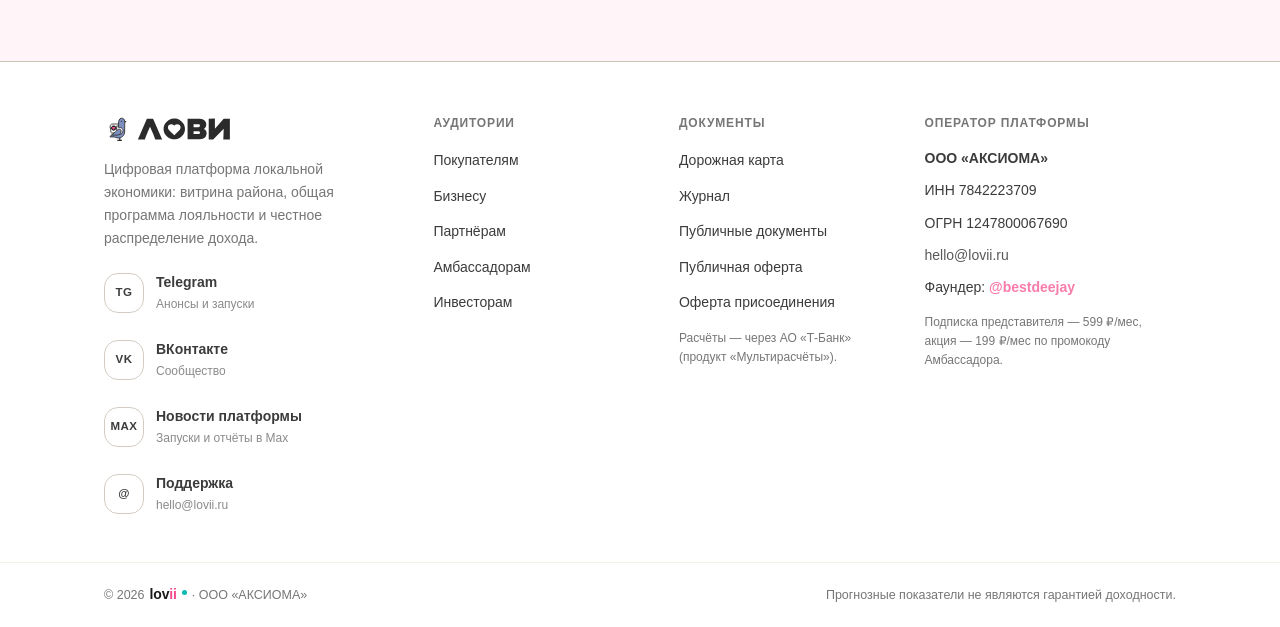
<file: ambassadors/index.html>
<!doctype html>
<html lang="ru">
<head>
<script src="../assets/counters.js" defer></script>
<noscript><div><img src="https://mc.yandex.ru/watch/112999617" style="position:absolute;left:-9999px;" alt="" /></div></noscript>
<meta charset="utf-8">
<meta name="viewport" content="width=device-width, initial-scale=1, viewport-fit=cover">
<title>Амбассадорам — своя сеть в районе | LOVII</title>
<meta name="description" content="Амбассадор развивает сеть представителей и получает 20% от пула всей сети + 5% от кэшбэк-комиссии. Индивидуальный отбор, закреплённый район.">
<meta name="robots" content="index, follow">
<link rel="canonical" href="https://lovii.ru/ambassadors/">
<meta property="og:type" content="website">
<meta property="og:site_name" content="LOVII">
<meta property="og:locale" content="ru_RU">
<meta property="og:title" content="Амбассадорам — своя сеть в районе | LOVII">
<meta property="og:description" content="Амбассадор развивает сеть представителей и получает 20% от пула всей сети + 5% от кэшбэк-комиссии. Индивидуальный отбор, закреплённый район.">
<meta property="og:url" content="https://lovii.ru/ambassadors/">
<meta property="og:image" content="https://lovii.ru/og-image.png">
<meta property="og:image:width" content="1200">
<meta property="og:image:height" content="630">
<meta name="twitter:card" content="summary_large_image">
<meta name="twitter:title" content="Амбассадорам — своя сеть в районе | LOVII">
<meta name="twitter:description" content="Амбассадор развивает сеть представителей и получает 20% от пула всей сети + 5% от кэшбэк-комиссии. Индивидуальный отбор, закреплённый район.">
<meta name="twitter:image" content="https://lovii.ru/og-image.png">
<meta name="theme-color" id="metaTheme" content="#f64a8a">
<link rel="icon" href="../favicon.svg" type="image/svg+xml">
<link rel="icon" href="../favicon.png" type="image/png">
<link rel="apple-touch-icon" href="../lovii-icon-180.png">
<link rel="manifest" href="../manifest.webmanifest">
<script>(function(){try{var t=localStorage.getItem('lovii_theme');if(t!=='dark'&&t!=='light'){t=window.matchMedia&&window.matchMedia('(prefers-color-scheme: dark)').matches?'dark':'light'}document.documentElement.dataset.theme=t;var m=document.getElementById('metaTheme');if(m)m.setAttribute('content',t==='dark'?'#171219':'#f64a8a')}catch(e){}})();</script>
<link rel="stylesheet" href="../assets/lovii.css">
<link rel="stylesheet" href="../assets/site.css">
</head>
<body data-sprite="../assets/icons.svg">
<div class="scroll-progress" id="scrollProgress" aria-hidden="true"><i></i></div>
<a class="visually-hidden" href="#main">К содержимому</a>
<header class="site-header">
<div class="header-in">
<a class="logo" href="../" aria-label="LOVII — на главную"><img class="logo-light-img" src="../logo.svg" alt="LOVII" width="auto" height="30"><img class="logo-dark-img" src="../logo-dark.svg" alt="" aria-hidden="true"><span class="logo-tag">платформа<br>локальной экономики</span></a>
<nav class="nav" aria-label="Основная навигация"><a href="../clients/">Покупателям</a><a href="../business/">Бизнесу</a><a href="../partners/">Партнёрам</a><a href="../ambassadors/" class="active" aria-current="page">Амбассадорам</a><a href="../investors/">Инвесторам</a></nav>
<button class="theme-btn" id="themeBtn" type="button" aria-label="Сменить тему" title="Сменить тему"><svg class="ico i-moon" aria-hidden="true"><use href="../assets/icons.svg#i-moon"></use></svg><svg class="ico i-sun" aria-hidden="true"><use href="../assets/icons.svg#i-sun"></use></svg></button>
<a class="header-cta" href="#connect">Подключиться</a>
<button class="burger" id="burger" type="button" aria-label="Открыть меню" aria-expanded="false"><svg class="ico" aria-hidden="true"><use href="../assets/icons.svg#i-menu"></use></svg></button>
</div>
</header>
<div class="mobile-menu" id="mobileMenu">
<nav aria-label="Мобильная навигация"><a href="../clients/">Покупателям</a><a href="../business/">Бизнесу</a><a href="../partners/">Партнёрам</a><a href="../ambassadors/" class="active">Амбассадорам</a><a href="../investors/">Инвесторам</a><a class="m-cta" href="#connect">Подключиться</a></nav>
</div>
<main id="main">
<section class="l-hero l-hero-tight"><div class="orb orb-pink o1" aria-hidden="true"></div><div class="wrap"><span class="kicker e1"><svg class="ico" width="18" height="18" aria-hidden="true"><use href="../assets/icons.svg#i-crown"></use></svg>Амбассадорам</span><h1 class="e2">Соберите город: <span class="hl-pink">сеть представителей</span> под вашим началом</h1><p class="sub e3">Амбассадор — партнёр платформы верхнего уровня: развивает сеть представителей и точек в локации. Сейчас формируем амбассадоров первых городов — количество ролей ограничено. Доход — <b>20% от пула всей сети</b> плюс <b>5% от кэшбэк-комиссии</b> точек сети.</p><div class="mt-24 e4"><div class="status-row"><span class="st-chip stage"><svg class="ico" width="18" height="18" aria-hidden="true"><use href="../assets/icons.svg#i-rocket"></use></svg>Этап: подключаем первые точки</span><span class="st-chip"><svg class="ico" width="18" height="18" aria-hidden="true"><use href="../assets/icons.svg#i-check-circle"></use></svg>Договор с банком подписан</span><span class="st-chip"><svg class="ico" width="18" height="18" aria-hidden="true"><use href="../assets/icons.svg#i-check-circle"></use></svg>Эквайринг подключён</span></div></div><div class="cta-row e5"><a class="btn btn-primary" href="#connect">Стать амбассадором</a><a class="btn btn-outline" href="#model-amb">Как устроена роль</a></div><a class="demo-link e5" href="https://lovii.mobiap.com/#/profile" target="_blank" rel="noopener noreferrer"><svg class="ico" width="18" height="18" aria-hidden="true"><use href="../assets/icons.svg#i-smartphone"></use></svg><span>Живое демо: роль «Амбассадор» — заявка в один шаг</span><span class="dl-arrow"><svg class="ico" width="18" height="18" aria-hidden="true"><use href="../assets/icons.svg#i-arrow-right"></use></svg></span></a></div></section><section class="trust-strip"><div class="wrap"><div class="trust-in"><div class="trust-logos"><span><b>Т-Банк</b> Мультирасчёты</span><span><svg class="ico" width="16" height="16"><use href="../assets/icons.svg#i-shield"></use></svg> 54-ФЗ</span><span><svg class="ico" width="16" height="16"><use href="../assets/icons.svg#i-bank"></use></svg> 161-ФЗ</span><span>1 балл = 1 ₽</span><span id="utmBadge" class="utm-badge" style="display:none"></span></div><div class="trust-proof"><span class="st-chip live"><span class="lv-dot"></span>Пилот: СПб · 5 локаций</span><span class="st-chip"><svg class="ico" width="15" height="15"><use href="../assets/icons.svg#i-check-circle"></use></svg>Демо открыто</span></div></div></div></section>
<section style="padding:12px 0;background:#1a1a1a;color:#fff;border-bottom:1px solid rgba(255,255,255,.12)"><div class="wrap"><div style="display:flex;flex-wrap:wrap;gap:10px 18px;align-items:center;justify-content:space-between;font-size:13px"><span style="display:flex;gap:8px;align-items:center"><span class="lv-dot" style="background:var(--lv-pink)"></span><b style="color:#fff">Мы открыты миру</b> · живое демо <a href="https://lovii.mobiap.com/" target="_blank" rel="noopener" style="color:var(--lv-gold);font-weight:800;text-decoration:underline">lovii.mobiap.com</a> · документы на GitHub с историей</span><a href="https://lovii.mobiap.com/" target="_blank" rel="noopener" class="btn btn-gold-solid" style="min-height:32px;padding:0 14px;font-size:12px">Потрогать демо</a></div></div></section>
<section class="sec rv t-surface"><div class="wrap"><div class="sec-head"><span class="kicker"><svg class="ico" width="14" height="14"><use href="../assets/icons.svg#i-crown"></use></svg>Из живого демо · кабинет амбассадора</span><h2>Сеть представителей — как в приложении</h2><p class="lead">Кабинет амбассадора из живого демо: рост сети — представители, их точки и статусы, ваша доля пула — как в приложении.</p><div class="mt-16" data-demo="finance"></div></div><div class="grid g2" style="align-items:start"><div><h3 style="font-size:17px;font-weight:800">Сеть района</h3><div class="mt-16" data-demo="rep-points"></div><div class="mt-16"><h4 style="font-size:14px;font-weight:800">Магазины</h4><div class="mt-12 demo-store-grid" data-demo="stores" data-limit="6"></div></div></div><div><h3 style="font-size:17px;font-weight:800">PAY-карта амбассадора</h3><div data-demo="paycard" data-skin="vip"></div><div class="mt-16" data-demo="tx" data-limit="4"></div></div></div></div></section><section class="sec t-mist-pink rv"><div class="wrap"><div class="grid g2" style="align-items:center;gap:32px"><div><h2>Второй уровень внешней цепочки</h2><p class="lead">Ценность платформы распространяется по понятной цепочке — и амбассадор в ней ключевой узел между компанией и точками района.</p><div class="chain mt-24"><span class="chain-chip"><b>Компания</b><span>платформа</span></span><span class="chain-sep">→</span><span class="chain-chip"><b>Амбассадор</b><span>сеть района</span></span><span class="chain-sep">→</span><span class="chain-chip"><b>Представитель</b><span>свои точки</span></span><span class="chain-sep">→</span><span class="chain-chip"><b>МСП</b><span>торговые точки</span></span><span class="chain-sep">→</span><span class="chain-chip"><b>Покупатель</b><span>жители</span></span></div><p class="sec-note">Внешняя цепочка распространения. Амбассадор не «продавец лицензий»: вы развиваете живую локацию — точки, акции, сообщество района.</p></div><div class="grid g2"><div class="card f-card"><span class="ico-badge"><svg class="ico" width="18" height="18" aria-hidden="true"><use href="../assets/icons.svg#i-network"></use></svg></span><h3 style="margin-top:14px">Строите сеть</h3><p class="txt">Привлекаете и наставляете представителей: их точки — ваша сеть и ваш доход.</p></div><div class="card f-card"><span class="ico-badge"><svg class="ico" width="18" height="18" aria-hidden="true"><use href="../assets/icons.svg#i-ticket"></use></svg></span><h3 style="margin-top:14px">Выдаёте промокоды</h3><p class="txt">Подписка по вашему промокоду — 199 ₽/мес (вместо 599 ₽/мес) — ваш инструмент привлечения партнёров.</p></div><div class="card f-card"><span class="ico-badge"><svg class="ico" width="18" height="18" aria-hidden="true"><use href="../assets/icons.svg#i-crown"></use></svg></span><h3 style="margin-top:14px">Отвечаете за локацию</h3><p class="txt">Темп запуска, культура района, обратная связь точек — амбассадор это голос локации.</p></div><div class="card f-card"><span class="ico-badge"><svg class="ico" width="18" height="18" aria-hidden="true"><use href="../assets/icons.svg#i-rocket"></use></svg></span><h3 style="margin-top:14px">Растёте с платформой</h3><p class="txt">Следующие ступени — цифровой Губернатор и Основатель: уровни ответственности и привилегий.</p></div></div></div></div></section><section class="sec rv" id="model-amb"><div class="wrap"><div class="sec-head"><h2>Экономика амбассадора</h2><p class="lead">Два источника дохода — оба прозрачны и не зависят от «взносов».</p></div><div class="grid g2"><div class="card pad-lg"><div style="display:flex;align-items:baseline;justify-content:space-between;gap:12px"><h3>Пул сети</h3><span style="font-size:26px;font-weight:800" class="v-pink">20%</span></div><p class="txt">Доля от комиссии платформы со <b>всех активных точек сети</b> — ежемесячно, пока точки работают.</p><div class="mt-16" style="background:color-mix(in srgb, var(--lv-pink) 7%, transparent);border-radius:var(--lv-r-md);padding:16px;font-size:14px;display:grid;gap:10px"><span style="color:var(--lv-dim)">Сеть из 30 активных точек (объект юнит-экономики: GMV ≈ 144 000 ₽/мес)</span><div style="display:flex;justify-content:space-between;gap:12px"><span style="color:var(--lv-dim)">Пул платформы сети</span><b>≈ 295 500 ₽/мес</b></div><div style="display:flex;justify-content:space-between;gap:12px"><span style="color:var(--lv-dim)">Доля амбассадора 20%</span><b class="v-pink">≈ 59 100 ₽/мес</b></div></div><p class="sec-note">Ориентир по средним показателям точки (пул точки 9 850 ₽/мес × 30 × 20%). Не гарантия дохода: обороты точек различаются.</p></div><div class="card pad-lg"><div style="display:flex;align-items:baseline;justify-content:space-between;gap:12px"><h3>Кэшбэк-комиссия сети</h3><span style="font-size:26px;font-weight:800" class="v-pink">5%</span></div><p class="txt">От суммы кэшбэка, который точки сети начисляют покупателям за баллы лояльности.</p><div class="mt-16" style="background:color-mix(in srgb, var(--lv-pink) 7%, transparent);border-radius:var(--lv-r-md);padding:16px;font-size:14px;display:grid;gap:10px"><div style="display:flex;justify-content:space-between;gap:12px"><span style="color:var(--lv-dim)">Точка начислила кэшбэк</span><b>600 ₽ баллами</b></div><div style="display:flex;justify-content:space-between;gap:12px"><span style="color:var(--lv-dim)">Комиссия платформы 25%</span><b>150 ₽</b></div><div style="display:flex;justify-content:space-between;gap:12px"><span style="color:var(--lv-dim)">Доля амбассадора 5%</span><b class="v-pink">30 ₽</b></div></div><p class="txt" style="margin-top:14px">Чем активнее точки запускают акции лояльности, тем больше оборот, кэшбэк и ваш доход — интересы выровнены.</p></div></div><div class="card pad-lg mt-16"><h3>Полная схема сплита</h3><div class="grid g3 mt-16"><div class="card" style="box-shadow:none"><div style="font-size:24px;font-weight:800" class="v-ink">40%</div><div style="font-size:14px;font-weight:800;margin-top:4px">Компания LOVII</div><p class="txt" style="margin-top:6px">развитие платформы и инфраструктура</p></div><div class="card" style="box-shadow:none"><div style="font-size:24px;font-weight:800" class="v-gold">40%</div><div style="font-size:14px;font-weight:800;margin-top:4px">Представитель</div><p class="txt" style="margin-top:6px">40% с пула своих точек + 10% кэшбэк-комиссии — маркетинг и поддержка сети</p></div><div class="card" style="box-shadow:none"><div style="font-size:24px;font-weight:800" class="v-pink">20%</div><div style="font-size:14px;font-weight:800;margin-top:4px">Амбассадор</div><p class="txt" style="margin-top:6px">20% с пула сети + 5% кэшбэк-комиссии — маркетинг и поддержка сети</p></div></div><div class="mt-16" style="display:flex;gap:12px;align-items:flex-start;background:color-mix(in srgb, var(--lv-pink) 7%, transparent);border-radius:var(--lv-r-md);padding:14px 16px"><svg class="ico" style="width:18px;height:18px;flex:none;margin-top:1px;color:var(--lv-pink)" aria-hidden="true"><use href="../assets/icons.svg#i-percent"></use></svg><p style="font-size:13px;line-height:1.6;color:var(--lv-dim);margin:0"><b>База расчёта:</b> пул платформы — 6,84% с карт / 9,3% с СБП оборота каждой активной точки. Доли 40/40/20 считаются от этого пула: Компания 40% · Представитель 40% · Амбассадор 20% — доли представителя и амбассадора это маркетинг и поддержка сети.</p></div></div></div></section><section class="sec rv"><div class="wrap"><div class="calc-card" data-calc="amb"><div class="calc-head"><span class="ico-badge"><svg class="ico" width="18" height="18" aria-hidden="true"><use href="../assets/icons.svg#i-crown"></use></svg></span><h3>Калькулятор сети амбассадора</h3><span class="calc-badge">Демо</span></div><div class="calc-grid"><div class="calc-controls"><div class="ctrl"><label>Представителей в сети</label><div class="row"><input type="range" min="1" max="30" step="1" value="5" data-amb="reps"><span class="val" data-amb-val="reps">5</span></div></div><div class="ctrl"><label>Точек на представителя</label><div class="row"><input type="range" min="1" max="20" step="1" value="6" data-amb="pts"><span class="val" data-amb-val="pts">6</span></div></div><div class="qr-box"><div class="qr-img">СЕТЬ<br>РАЙОНА</div><p><b>Закреплённый район</b> без конкуренции. Вы — голос локации, платформа — инфраструктура.</p></div></div><div class="calc-result"><div class="line"><span style="color:var(--lv-dim)">Всего точек в сети</span><b data-amb-out="net">30</b></div><div style="border-top:1px dashed var(--lv-line);padding-top:12px"><div style="font-size:12px;color:var(--lv-dim);text-transform:uppercase;font-weight:700">Ваша доля 20%</div><div class="big" data-amb-out="inc" style="color:var(--lv-pink)">59 100 ₽</div><div class="calc-hint">Плюс 5% от кэшбэка. При 100 точках — от 197 000 ₽/мес.</div></div><a class="btn btn-primary mt-16" href="#connect" data-analytics="calc_amb_cta">Стать амбассадором</a></div></div></div></div></section><section class="sec t-mist-pink rv"><div class="wrap center"><span class="kicker"><svg class="ico" width="18" height="18" aria-hidden="true"><use href="../assets/icons.svg#i-users"></use></svg>Сообщество</span><h2 style="margin-top:16px">Амбассадор — это публичная роль</h2><p class="lead" style="margin-left:auto;margin-right:auto">Мы отбираем амбассадоров индивидуально: это лицо платформы в локации. Взамен — закреплённый район, инструменты роста и доля экономики района, которую вы построили вместе с платформой.</p><div class="grid g3 center" style="text-align:left;margin-top:36px"><div class="card"><span class="ico-badge sm"><svg class="ico" width="18" height="18" aria-hidden="true"><use href="../assets/icons.svg#i-users"></use></svg></span><h4 style="font-weight:800;margin-top:12px;font-size:14.5px">Свой район</h4><p class="txt">Закрепление локации за вами — партнёры платформы не конфликтуют.</p></div><div class="card"><span class="ico-badge sm"><svg class="ico" width="18" height="18" aria-hidden="true"><use href="../assets/icons.svg#i-coins"></use></svg></span><h4 style="font-weight:800;margin-top:12px;font-size:14.5px">Прозрачные выплаты</h4><p class="txt">Доход виден в кабинете: оборот сети, пул, ваша доля — всё открыто.</p></div><div class="card"><span class="ico-badge sm"><svg class="ico" width="18" height="18" aria-hidden="true"><use href="../assets/icons.svg#i-shield"></use></svg></span><h4 style="font-weight:800;margin-top:12px;font-size:14.5px">Правила без исключений</h4><p class="txt">Сплит и статусы зафиксированы в документах платформы — правила не меняются задним числом.</p></div></div></div></section><section class="sec rv"><div class="wrap"><div class="sec-head"><h2>Частые вопросы амбассадоров</h2></div><div class="faq mt-40"><details><summary>Чем амбассадор отличается от представителя?<svg class="ico" width="18" height="18" aria-hidden="true"><use href="../assets/icons.svg#i-chev-down"></use></svg></summary><div class="faq-a">Представитель работает с точками. Амбассадор стоит на уровень выше: развивает сеть представителей в локации, отвечает за темп запуска и культуру района. Амбассадор получает долю от пула всей своей сети, а не только с личных точек.</div></details><details><summary>Откуда доход амбассадора?<svg class="ico" width="18" height="18" aria-hidden="true"><use href="../assets/icons.svg#i-chev-down"></use></svg></summary><div class="faq-a">Из двух источников: 20% от пула платформы со всех активных точек сети амбассадора и 5% от комиссии за кэшбэк, который точки сети начисляют покупателям. Оба источника — базовые правила платформы, зафиксированные в сплите 40/40/20; доли Представителя и Амбассадора — маркетинг и поддержка сети.</div></details><details><summary>Как работает промокод Амбассадора?<svg class="ico" width="18" height="18" aria-hidden="true"><use href="../assets/icons.svg#i-chev-down"></use></svg></summary><div class="faq-a">Амбассадор выдаёт представителям свой промокод: подписка 199 ₽/мес вместо 599 ₽/мес. Ставка 199 ₽ — про ценность амбассадора: по этому коду представитель входит дешевле, связь «кто кого привёл» фиксируется платформой. Себестоимость для тех, кто пришёл сам, может расти — промокод Амбассадора остаётся на уровне стакана кофе.</div></details><details><summary>Как отбирают амбассадоров?<svg class="ico" width="18" height="18" aria-hidden="true"><use href="../assets/icons.svg#i-chev-down"></use></svg></summary><div class="faq-a">По собеседованию. Нам важны знание локального бизнеса, опыт работы с людьми и репутация в районе. Амбассадор — лицо платформы в локации, поэтому отбор индивидуальный, количество ограничено.</div></details></div></div></section><section class="sec t-mist-pink rv" id="connect"><div class="wrap"><div class="lead-grid"><div><h2>Заявка на роль амбассадора</h2><p class="lead">Расскажите о себе и вашей локации — приглашаем на собеседование. Отбор индивидуальный, количество ролей в городе ограничено.</p><ul class="mini-list mt-24"><li><span class="ico-badge sm"><svg class="ico" width="18" height="18" aria-hidden="true"><use href="../assets/icons.svg#i-mail"></use></svg></span><p><a href="mailto:hello@lovii.ru" style="color:var(--lv-pink-dark);font-weight:700">hello@lovii.ru</a></p></li></ul></div><div class="lead-card">
<form class="lead-form" data-lead novalidate>
<h3>Заявка «Стать амбассадором»</h3>
<p class="lsub">Количество амбассадоров в городе ограничено — подайте заявку сейчас.</p>
<div class="form-grid mt-16"><div class="f-field"><label class="lb" for="f-name">Имя и фамилия <span style="color:var(--lv-gold)">*</span></label><input type="text" id="f-name" data-fname="name" data-label="Имя и фамилия" placeholder="Иван Иванов" data-required></div><div class="f-field"><label class="lb" for="f-contact">Телефон или e-mail <span style="color:var(--lv-gold)">*</span></label><input type="text" id="f-contact" data-fname="contact" data-label="Телефон или e-mail" placeholder="+7… или e-mail" data-required></div><div class="f-field"><label class="lb" for="f-extra">Город / локация</label><input type="text" id="f-extra" data-fname="extra" data-label="Город / локация" placeholder="СПб, центр"></div><div class="f-field" style="grid-column:1/-1"><label class="lb" for="f-comment">Почему вы подходите</label><textarea id="f-comment" data-fname="comment" data-label="Почему вы подходите" placeholder="Опыт в бизнесе, сообществах, связях с точками" rows="3"></textarea></div></div>
<label class="consent"><span class="check-row"><input type="checkbox" name="consent"><span class="cbx"><svg class="ico" width="18" height="18" aria-hidden="true"><use href="../assets/icons.svg#i-check"></use></svg></span><span>Нажимая «Отправить заявку», вы соглашаетесь направить указанные данные письмом на почту платформы для связи по этой заявке. Сайт не хранит и не передаёт третьим лицам персональные данные.</span></span></label>
<p class="form-err">Без согласия на обработку данных отправка невозможна (152-ФЗ).</p>
<button class="btn btn-primary btn-block lead-submit" type="submit">Отправить заявку</button>
<p class="form-safe"><svg class="ico" width="18" height="18" aria-hidden="true"><use href="../assets/icons.svg#i-shield"></use></svg><span>Мы не собираем данные: после нажатия кнопки откроется ваш почтовый клиент, а данные из формы уже будут в письме. Останется проверить и нажать «Отправить».</span></p><script type="application/json">{"role": "Амбассадор"}</script>
</form>
</div>
</div></div></section>
</main>
<footer class="site-footer">
<div class="wrap">
<div class="foot-grid">
<div>
<span class="logo"><img class="logo-light-img" src="../logo.svg" alt="LOVII" width="auto" height="30"><img class="logo-dark-img" src="../logo-dark.svg" alt="" aria-hidden="true"></span>
<p class="foot-about">Цифровая платформа локальной экономики: витрина района, общая программа лояльности и честное распределение дохода.</p>
<ul class="soc-list"><li><a href="https://t.me/loviiru" target="_blank" rel="noopener noreferrer" aria-label="Telegram LOVII — анонсы и запуски"><span class="soc-mark" aria-hidden="true">TG</span><span class="soc-txt"><b>Telegram</b><i>Анонсы и запуски</i></span></a></li><li><a href="https://vk.ru/loviiru" target="_blank" rel="noopener noreferrer" aria-label="LOVII во ВКонтакте — сообщество"><span class="soc-mark" aria-hidden="true">VK</span><span class="soc-txt"><b>ВКонтакте</b><i>Сообщество</i></span></a></li><li><a href="https://max.ru/channel_lovii" target="_blank" rel="noopener noreferrer" aria-label="Новости платформы — канал LOVII в Max"><span class="soc-mark" aria-hidden="true">MAX</span><span class="soc-txt"><b>Новости платформы</b><i>Запуски и отчёты в Max</i></span></a></li><li><a href="mailto:hello@lovii.ru" aria-label="Поддержка — написать на почту"><span class="soc-mark" aria-hidden="true">@</span><span class="soc-txt"><b>Поддержка</b><i>hello@lovii.ru</i></span></a></li></ul>
</div>
<nav aria-label="Аудитории"><h3>Аудитории</h3><ul><li><a href="../clients/">Покупателям</a></li><li><a href="../business/">Бизнесу</a></li><li><a href="../partners/">Партнёрам</a></li><li><a href="../ambassadors/">Амбассадорам</a></li><li><a href="../investors/">Инвесторам</a></li></ul></nav>
<div><h3>Документы</h3><ul><li><a href="../roadmap/">Дорожная карта</a></li><li><a href="../journal/">Журнал</a></li><li><a href="https://axiiom-ru.github.io/lovii/" target="_blank" rel="noopener noreferrer">Публичные документы</a></li><li><a href="https://axiiom-ru.github.io/lovii/docs/%D0%9F%D1%83%D0%B1%D0%BB%D0%B8%D1%87%D0%BD%D0%B0%D1%8F_%D0%BE%D1%84%D0%B5%D1%80%D1%82%D0%B0.html" target="_blank" rel="noopener noreferrer">Публичная оферта</a></li><li><a href="https://axiiom-ru.github.io/lovii/docs/%D0%9E%D1%84%D0%B5%D1%80%D1%82%D0%B0_%D0%BF%D1%80%D0%B8%D1%81%D0%BE%D0%B5%D0%B4%D0%B8%D0%BD%D0%B5%D0%BD%D0%B8%D1%8F.html" target="_blank" rel="noopener noreferrer">Оферта присоединения</a></li></ul><p class="foot-note">Расчёты — через АО «Т-Банк» (продукт «Мультирасчёты»).</p></div>
<div><h3>Оператор платформы</h3><ul class="foot-legal"><li class="strong">ООО «АКСИОМА»</li><li>ИНН 7842223709</li><li>ОГРН 1247800067690</li><li><a href="mailto:hello@lovii.ru">hello@lovii.ru</a></li><li>Фаундер: <a href="https://t.me/bestdeejay" target="_blank" rel="noopener" style="color:var(--lv-pink);font-weight:700">@bestdeejay</a></li></ul><p class="foot-note">Подписка представителя — 599 ₽/мес, акция — 199 ₽/мес по промокоду Амбассадора.</p></div>
</div>
</div>
<div class="foot-bottom"><div class="wrap"><div class="in"><span class="brandline">© 2026 <b>lov<span style="color:var(--lv-pink)">ii</span></b><i></i> · ООО «АКСИОМА»</span><span>Прогнозные показатели не являются гарантией доходности.</span></div></div></div>
</footer>
<button class="up-btn" id="upBtn" type="button" aria-label="Наверх"><svg class="ico" aria-hidden="true"><use href="../assets/icons.svg#i-arrow-up"></use></svg></button>
<div class="sticky-cta" id="stickyCta"><span class="txt"><b>Сеть района · 20% пула</b>Калькулятор дохода амбассадора</span><a class="btn btn-primary" href="#connect" data-analytics="sticky_amb">Стать амбассадором</a></div>
<script type="application/ld+json">{"@context":"https://schema.org","@type":"FAQPage","mainEntity":[{"@type":"Question","name":"Чем амбассадор отличается от представителя?","acceptedAnswer":{"@type":"Answer","text":"Представитель работает с точками. Амбассадор стоит на уровень выше: развивает сеть представителей в локации, отвечает за темп запуска и культуру района. Амбассадор получает долю от пула всей своей сети, а не только с личных точек."}},{"@type":"Question","name":"Откуда доход амбассадора?","acceptedAnswer":{"@type":"Answer","text":"Из двух источников: 20% от пула платформы со всех активных точек сети амбассадора и 5% от комиссии за кэшбэк, который точки сети начисляют покупателям. Оба источника — базовые правила платформы, зафиксированные в сплите 40/40/20; доли Представителя и Амбассадора — маркетинг и поддержка сети."}},{"@type":"Question","name":"Как работает промокод Амбассадора?","acceptedAnswer":{"@type":"Answer","text":"Амбассадор выдаёт представителям свой промокод: подписка 199 ₽/мес вместо 599 ₽/мес. Ставка 199 ₽ — про ценность амбассадора: по этому коду представитель входит дешевле, связь «кто кого привёл» фиксируется платформой. Себестоимость для тех, кто пришёл сам, может расти — промокод Амбассадора остаётся на уровне стакана кофе."}},{"@type":"Question","name":"Как отбирают амбассадоров?","acceptedAnswer":{"@type":"Answer","text":"По собеседованию. Нам важны знание локального бизнеса, опыт работы с людьми и репутация в районе. Амбассадор — лицо платформы в локации, поэтому отбор индивидуальный, количество ограничено."}}]}</script>
<script src="../assets/lovii-demo-data.js"></script>
<script src="../assets/site.js" defer></script>
<script type="application/ld+json">{"@context":"https://schema.org","@type":"BreadcrumbList","itemListElement":[{"@type":"ListItem","position":1,"name":"Главная","item":"https://lovii.ru/"},{"@type":"ListItem","position":2,"name":"Амбассадорам","item":"https://lovii.ru/ambassadors/"}]}</script>
</body>
</html>
</file>
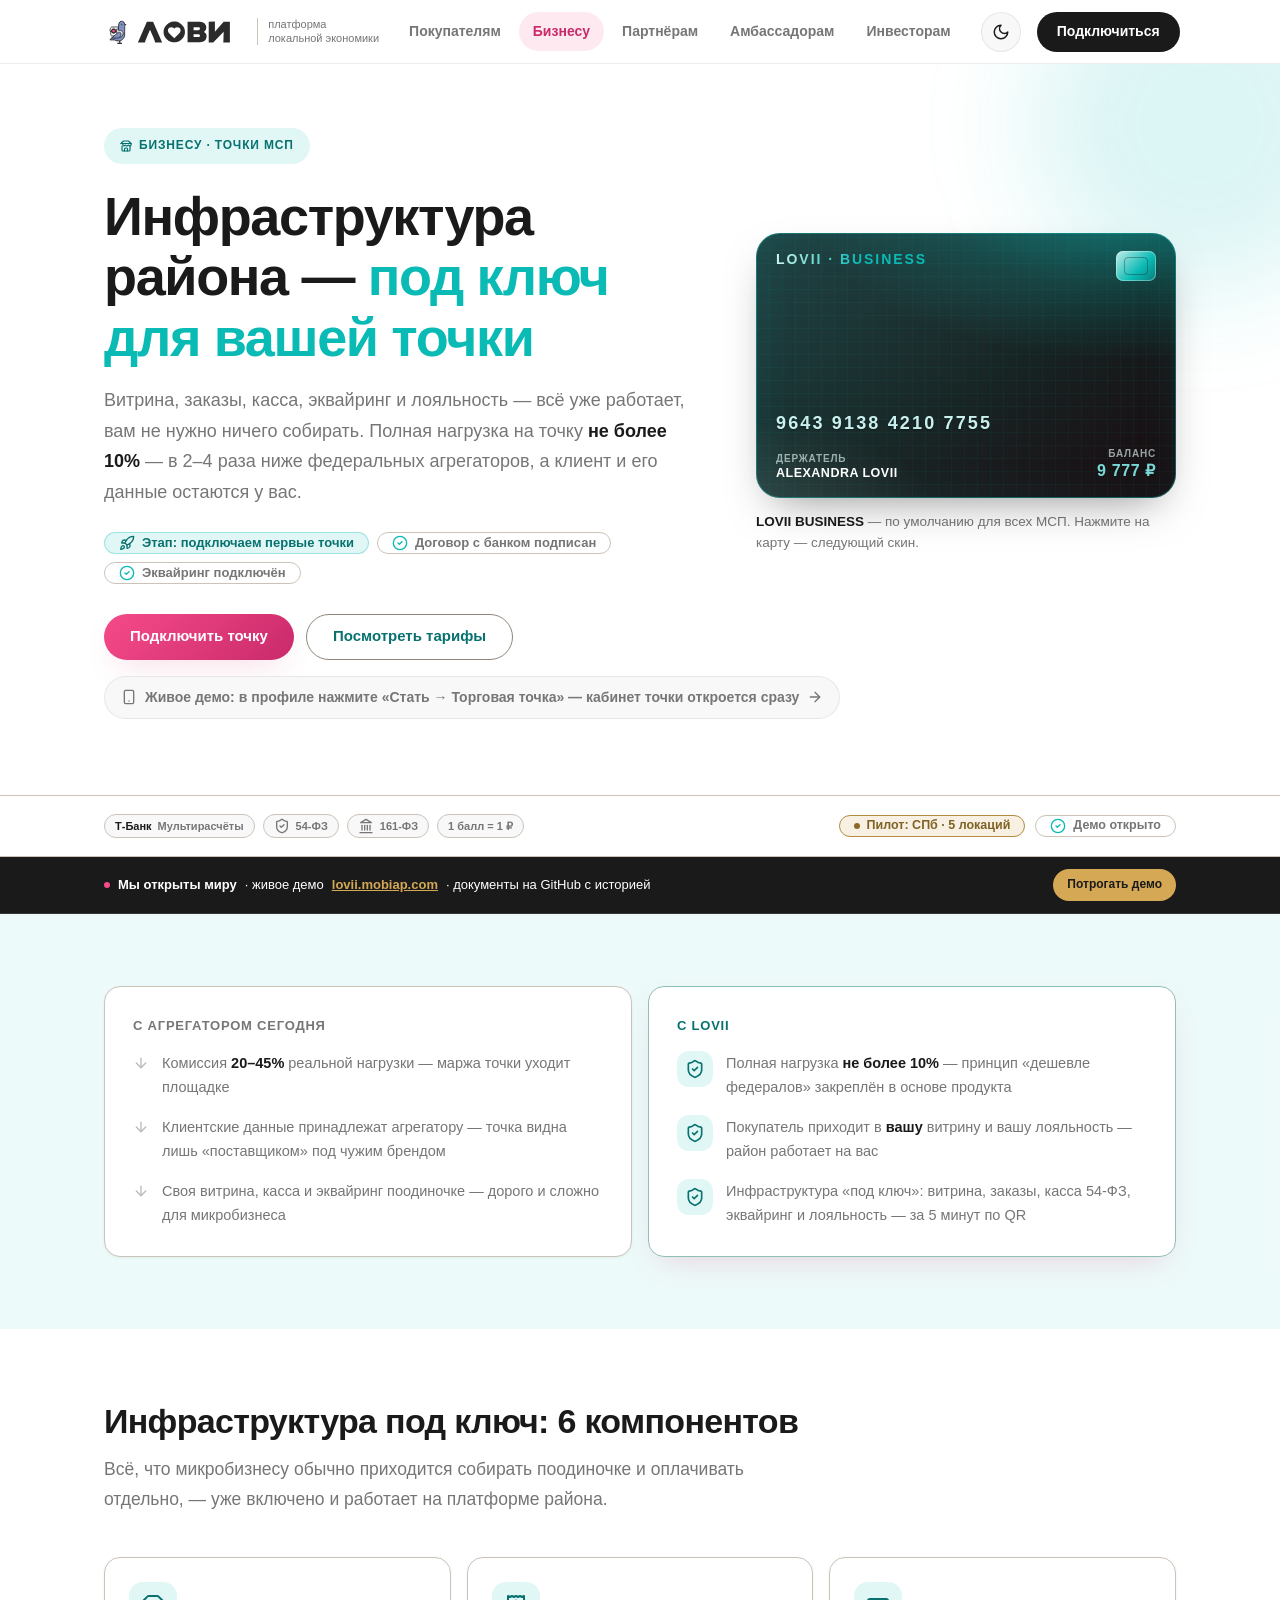
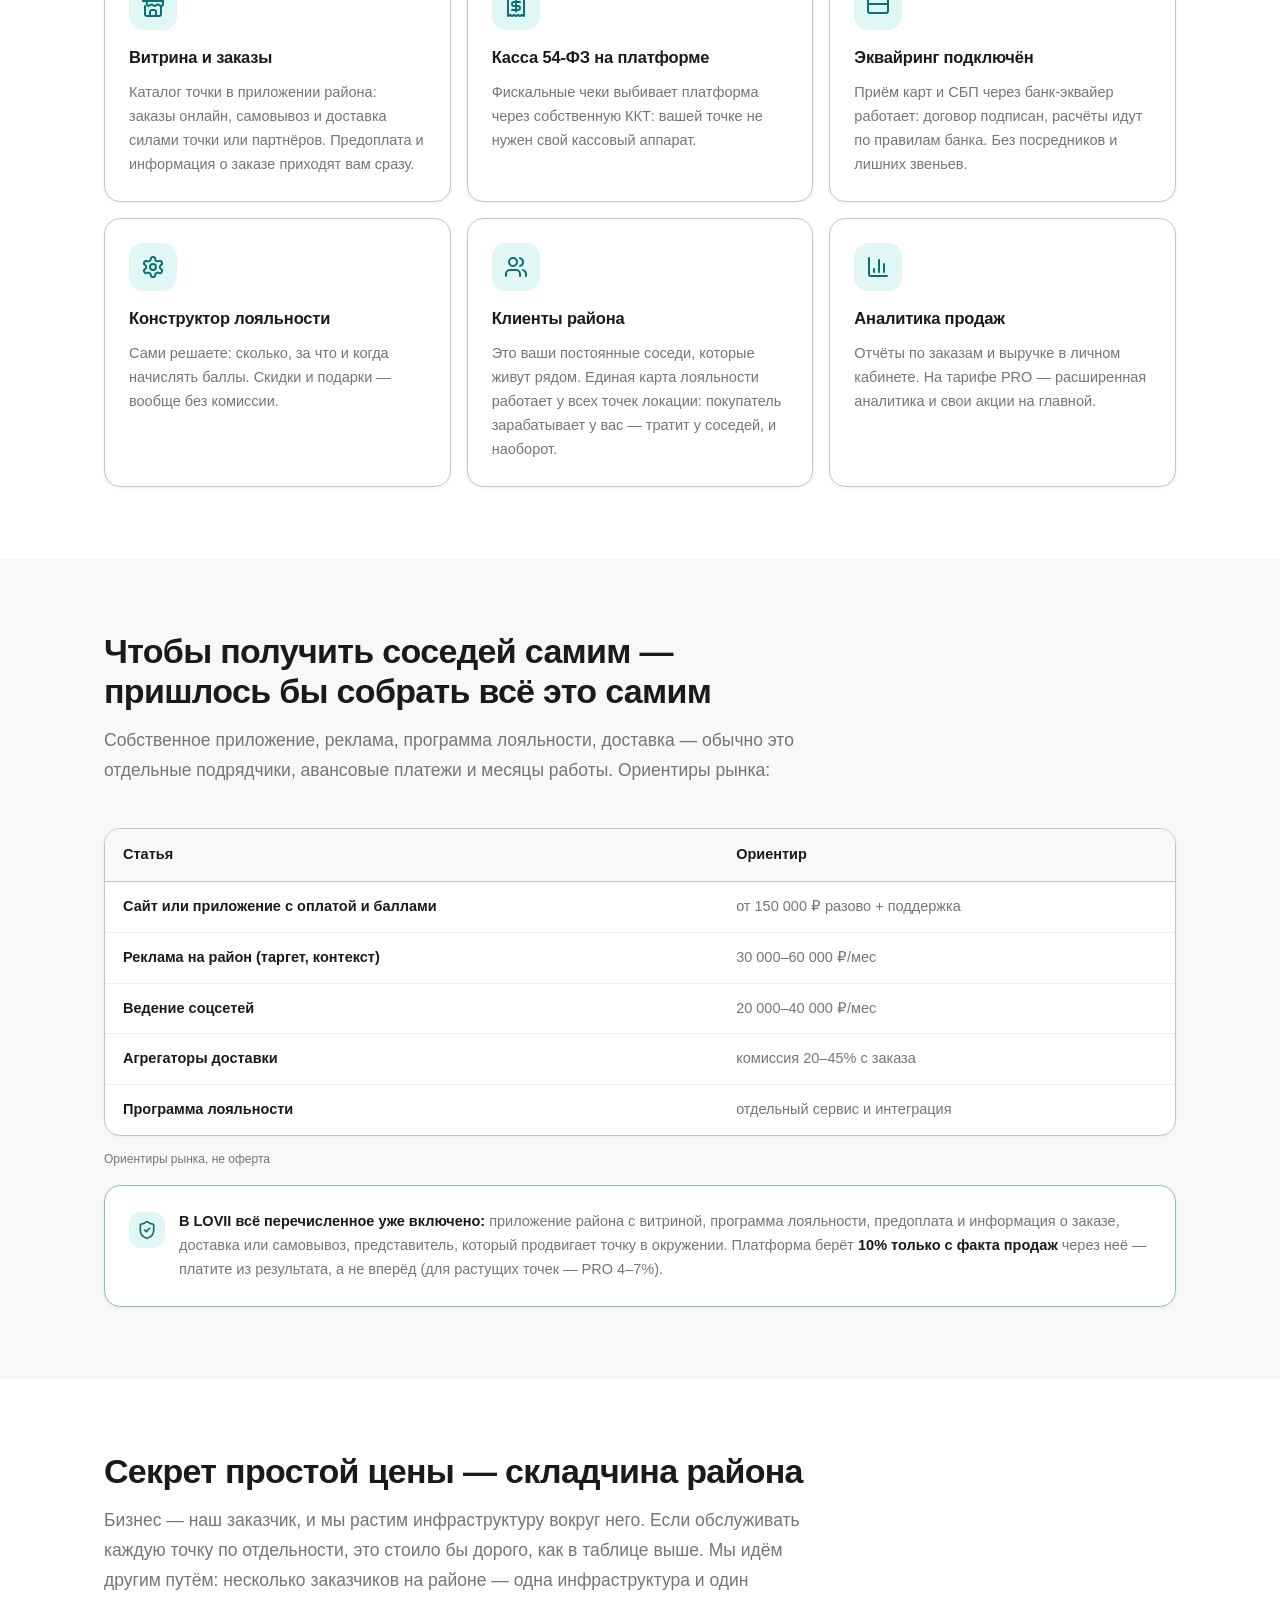
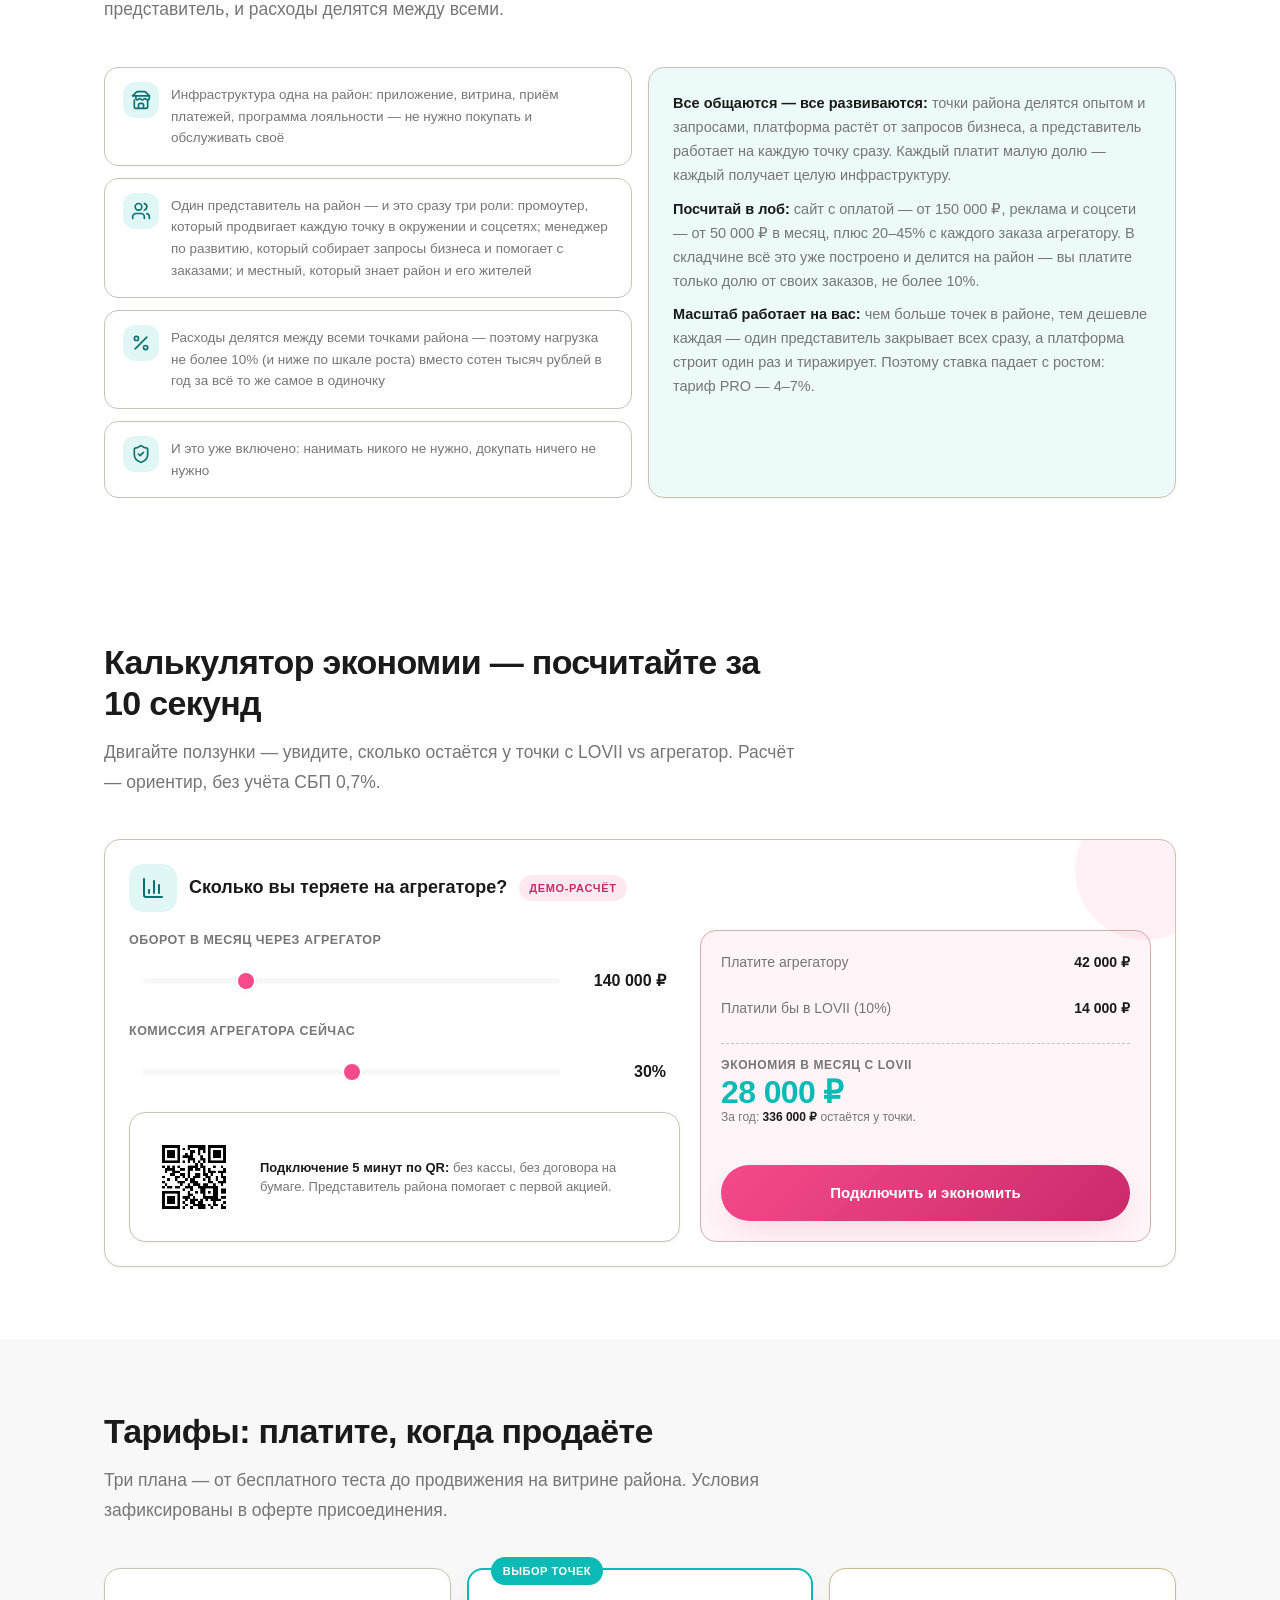
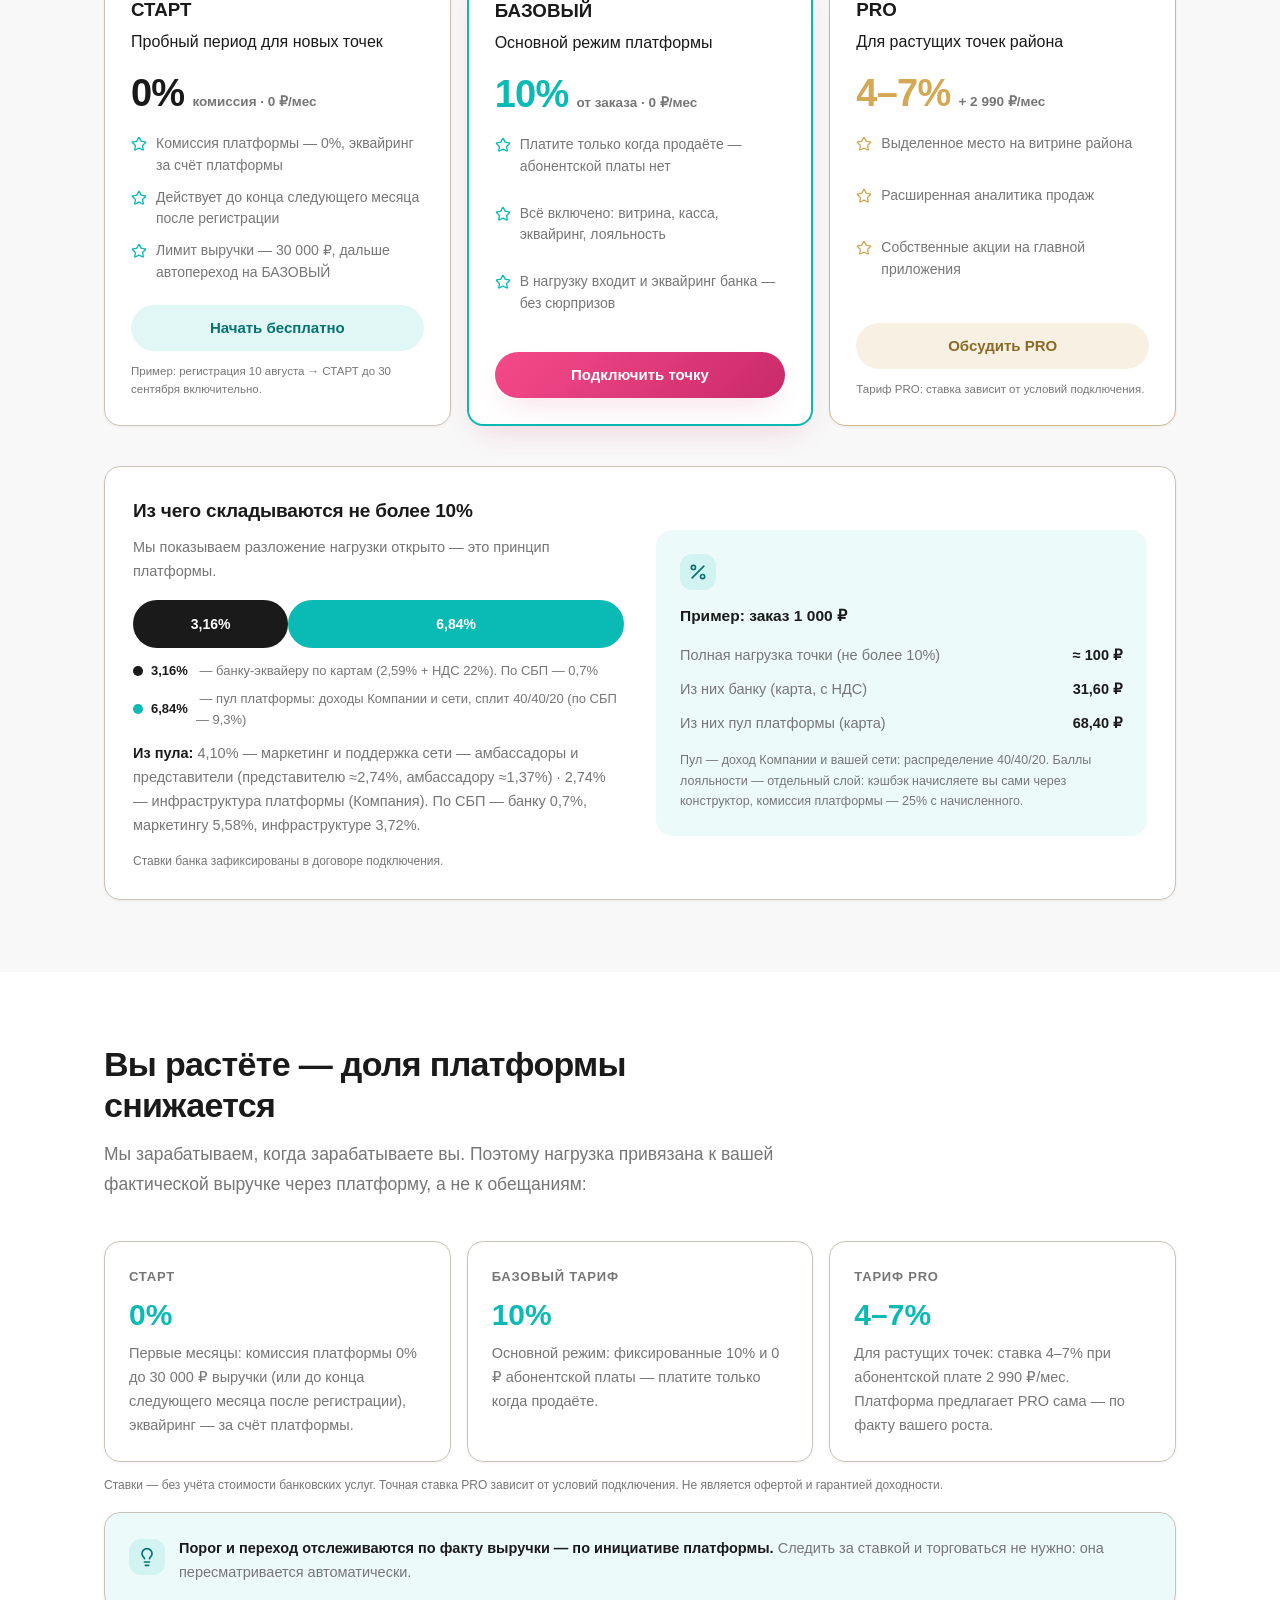
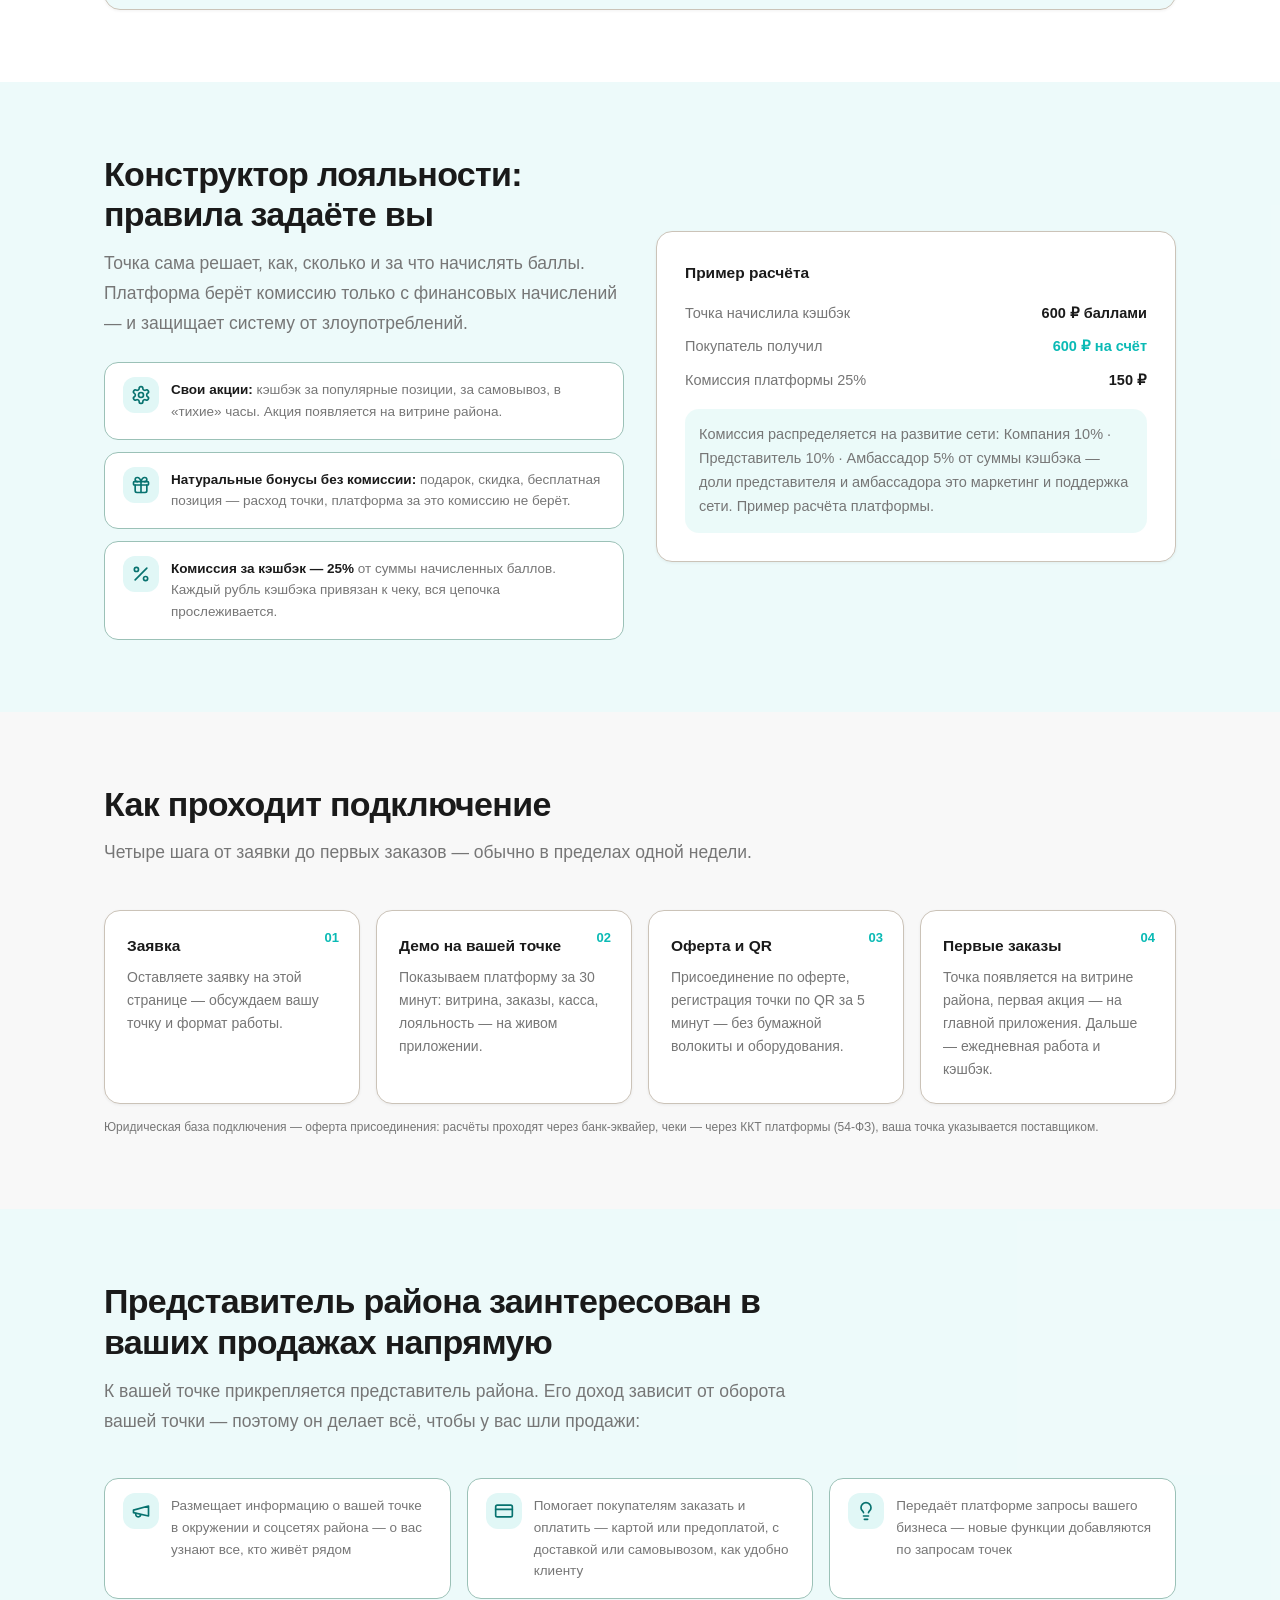
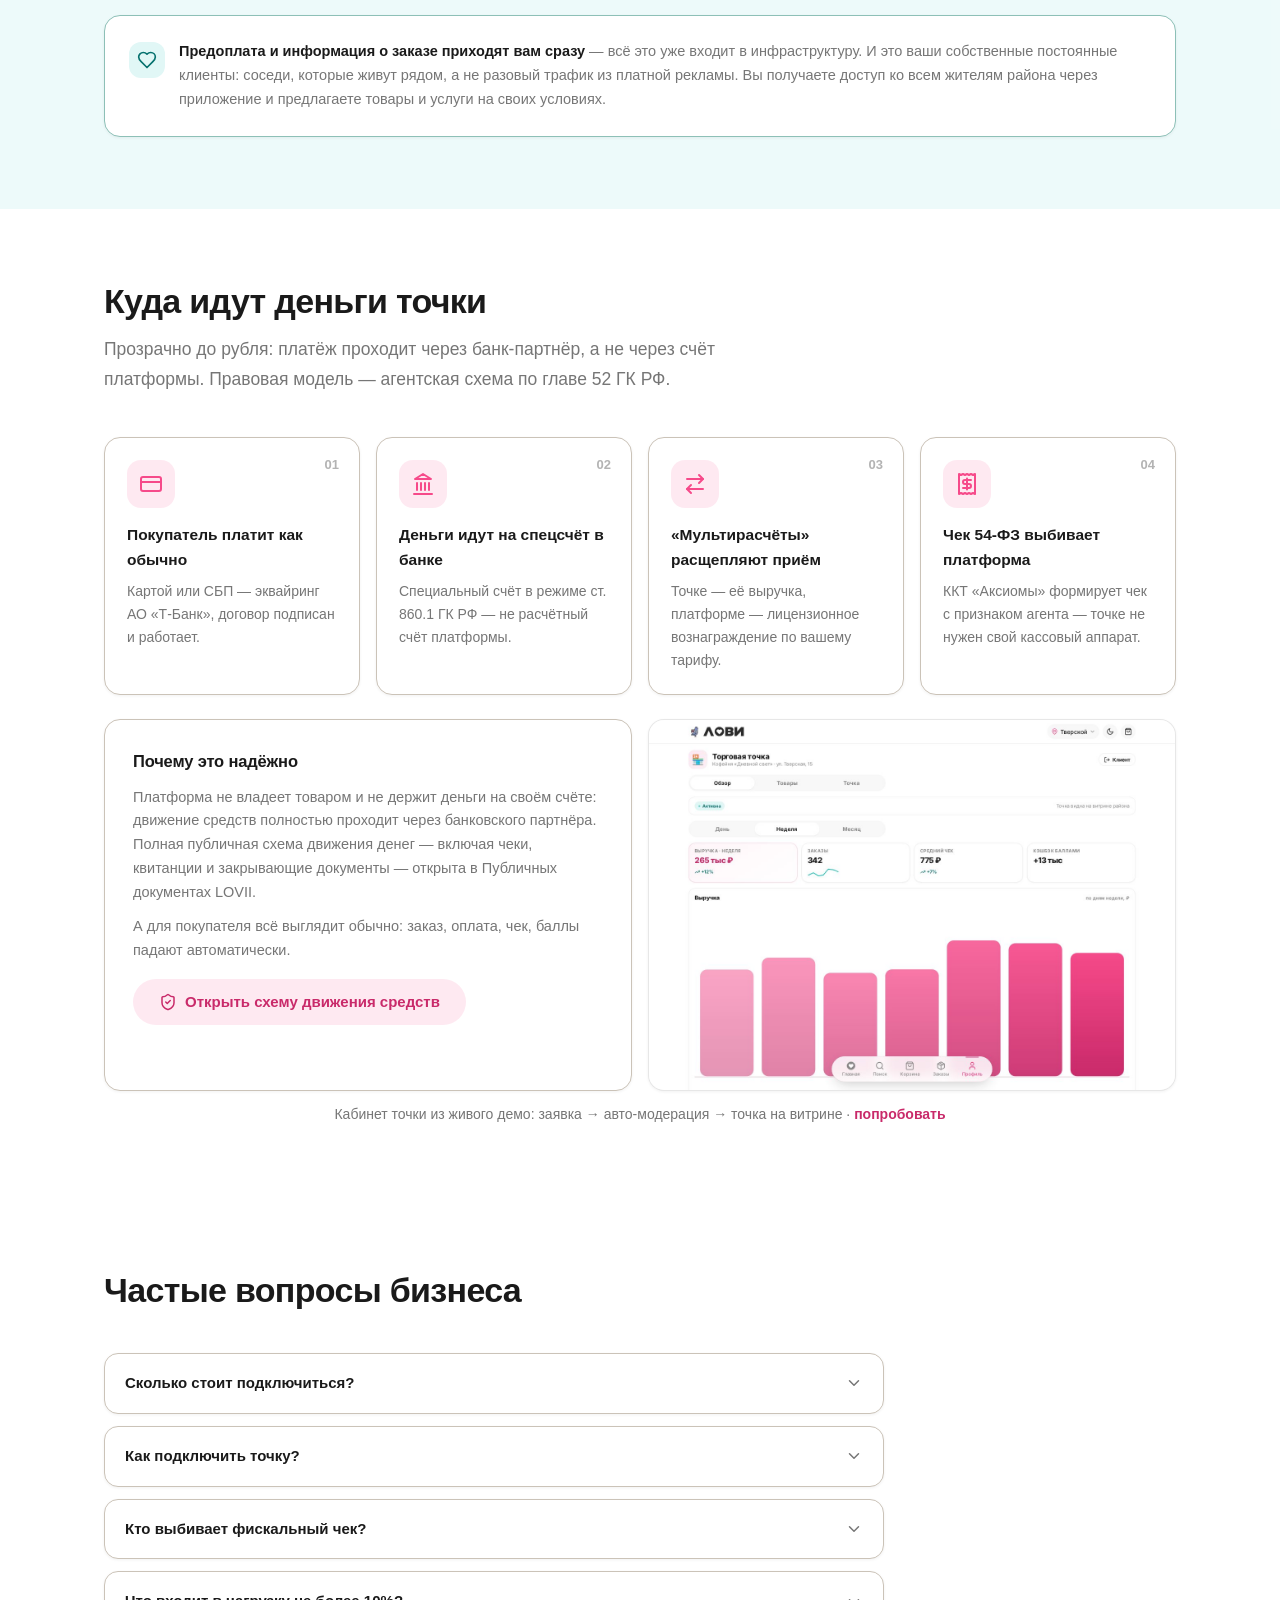
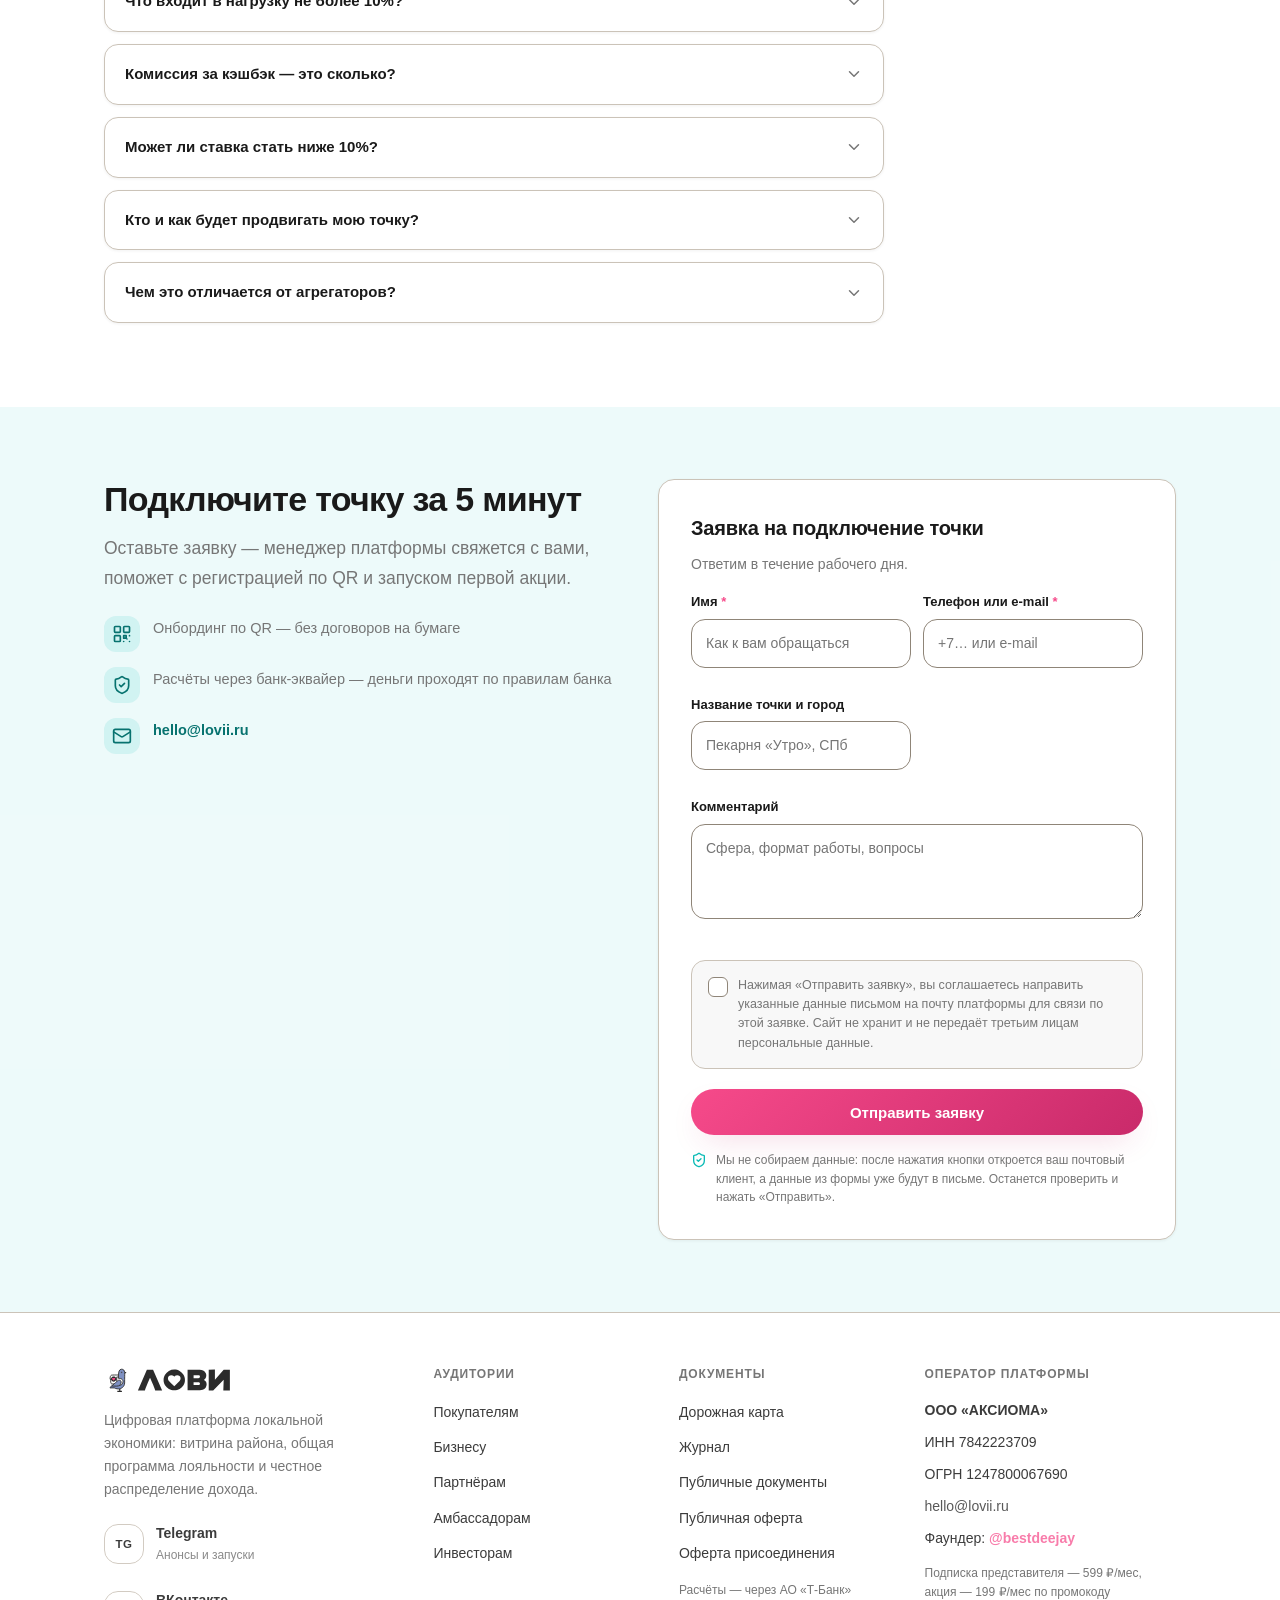
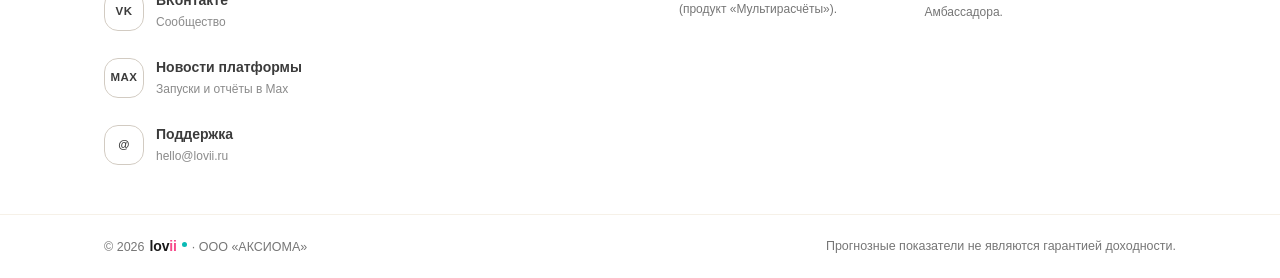
<file: business/index.html>
<!doctype html>
<html lang="ru">
<head>
<script src="../assets/counters.js" defer></script>
<noscript><div><img src="https://mc.yandex.ru/watch/112999617" style="position:absolute;left:-9999px;" alt="" /></div></noscript>
<meta charset="utf-8">
<meta name="viewport" content="width=device-width, initial-scale=1, viewport-fit=cover">
<title>Бизнесу — точка МСП в цифре района | LOVII</title>
<meta name="description" content="Витрина, заказы, касса 54-ФЗ, эквайринг и лояльность — под ключ за 5 минут по QR. Нагрузка не более 10%, клиент и данные остаются у точки.">
<meta name="robots" content="index, follow">
<link rel="canonical" href="https://lovii.ru/business/">
<meta property="og:type" content="website">
<meta property="og:site_name" content="LOVII">
<meta property="og:locale" content="ru_RU">
<meta property="og:title" content="Бизнесу — точка МСП в цифре района | LOVII">
<meta property="og:description" content="Витрина, заказы, касса 54-ФЗ, эквайринг и лояльность — под ключ за 5 минут по QR. Нагрузка не более 10%, клиент и данные остаются у точки.">
<meta property="og:url" content="https://lovii.ru/business/">
<meta property="og:image" content="https://lovii.ru/og-image.png">
<meta property="og:image:width" content="1200">
<meta property="og:image:height" content="630">
<meta name="twitter:card" content="summary_large_image">
<meta name="twitter:title" content="Бизнесу — точка МСП в цифре района | LOVII">
<meta name="twitter:description" content="Витрина, заказы, касса 54-ФЗ, эквайринг и лояльность — под ключ за 5 минут по QR. Нагрузка не более 10%, клиент и данные остаются у точки.">
<meta name="twitter:image" content="https://lovii.ru/og-image.png">
<meta name="theme-color" id="metaTheme" content="#f64a8a">
<link rel="icon" href="../favicon.svg" type="image/svg+xml">
<link rel="icon" href="../favicon.png" type="image/png">
<link rel="apple-touch-icon" href="../lovii-icon-180.png">
<link rel="manifest" href="../manifest.webmanifest">
<script>(function(){try{var t=localStorage.getItem('lovii_theme');if(t!=='dark'&&t!=='light'){t=window.matchMedia&&window.matchMedia('(prefers-color-scheme: dark)').matches?'dark':'light'}document.documentElement.dataset.theme=t;var m=document.getElementById('metaTheme');if(m)m.setAttribute('content',t==='dark'?'#171219':'#f64a8a')}catch(e){}})();</script>
<link rel="stylesheet" href="../assets/lovii.css">
<link rel="stylesheet" href="../assets/site.css">
</head>
<body data-sprite="../assets/icons.svg">
<div class="scroll-progress" id="scrollProgress" aria-hidden="true"><i></i></div>
<a class="visually-hidden" href="#main">К содержимому</a>
<header class="site-header">
<div class="header-in">
<a class="logo" href="../" aria-label="LOVII — на главную"><img class="logo-light-img" src="../logo.svg" alt="LOVII" width="auto" height="30"><img class="logo-dark-img" src="../logo-dark.svg" alt="" aria-hidden="true"><span class="logo-tag">платформа<br>локальной экономики</span></a>
<nav class="nav" aria-label="Основная навигация"><a href="../clients/">Покупателям</a><a href="../business/" class="active" aria-current="page">Бизнесу</a><a href="../partners/">Партнёрам</a><a href="../ambassadors/">Амбассадорам</a><a href="../investors/">Инвесторам</a></nav>
<button class="theme-btn" id="themeBtn" type="button" aria-label="Сменить тему" title="Сменить тему"><svg class="ico i-moon" aria-hidden="true"><use href="../assets/icons.svg#i-moon"></use></svg><svg class="ico i-sun" aria-hidden="true"><use href="../assets/icons.svg#i-sun"></use></svg></button>
<a class="header-cta" href="#connect">Подключиться</a>
<button class="burger" id="burger" type="button" aria-label="Открыть меню" aria-expanded="false"><svg class="ico" aria-hidden="true"><use href="../assets/icons.svg#i-menu"></use></svg></button>
</div>
</header>
<div class="mobile-menu" id="mobileMenu">
<nav aria-label="Мобильная навигация"><a href="../clients/">Покупателям</a><a href="../business/" class="active">Бизнесу</a><a href="../partners/">Партнёрам</a><a href="../ambassadors/">Амбассадорам</a><a href="../investors/">Инвесторам</a><a class="m-cta" href="#connect">Подключиться</a></nav>
</div>
<main id="main">
<section class="l-hero l-hero-tight"><div class="orb orb-tiffany o1" aria-hidden="true"></div><div class="wrap"><div class="l-hero-grid"><div class="l-hero-copy"><span class="kicker t-tiffany e1"><svg class="ico" width="18" height="18" aria-hidden="true"><use href="../assets/icons.svg#i-store"></use></svg>Бизнесу · точки МСП</span><h1 class="e2">Инфраструктура района — <span class="hl-tiffany">под ключ для вашей точки</span></h1><p class="sub e3">Витрина, заказы, касса, эквайринг и лояльность — всё уже работает, вам не нужно ничего собирать. Полная нагрузка на точку <b>не более 10%</b> — в 2–4 раза ниже федеральных агрегаторов, а клиент и его данные остаются у вас.</p><div class="mt-24 e4"><div class="status-row"><span class="st-chip stage"><svg class="ico" width="18" height="18" aria-hidden="true"><use href="../assets/icons.svg#i-rocket"></use></svg>Этап: подключаем первые точки</span><span class="st-chip"><svg class="ico" width="18" height="18" aria-hidden="true"><use href="../assets/icons.svg#i-check-circle"></use></svg>Договор с банком подписан</span><span class="st-chip"><svg class="ico" width="18" height="18" aria-hidden="true"><use href="../assets/icons.svg#i-check-circle"></use></svg>Эквайринг подключён</span></div></div><div class="cta-row e5"><a class="btn btn-primary" href="#connect">Подключить точку</a><a class="btn btn-outline t-tiffany" href="#tarify">Посмотреть тарифы</a></div></div><div class="l-hero-pay e5"><div data-demo="paycard" data-skin="biz"></div></div></div><a class="demo-link e5" href="https://lovii.mobiap.com/#/profile" target="_blank" rel="noopener noreferrer"><svg class="ico" width="18" height="18" aria-hidden="true"><use href="../assets/icons.svg#i-smartphone"></use></svg><span>Живое демо: в профиле нажмите «Стать → Торговая точка» — кабинет точки откроется сразу</span><span class="dl-arrow"><svg class="ico" width="18" height="18" aria-hidden="true"><use href="../assets/icons.svg#i-arrow-right"></use></svg></span></a></div></section><section class="trust-strip"><div class="wrap"><div class="trust-in"><div class="trust-logos"><span><b>Т-Банк</b> Мультирасчёты</span><span><svg class="ico" width="16" height="16"><use href="../assets/icons.svg#i-shield"></use></svg> 54-ФЗ</span><span><svg class="ico" width="16" height="16"><use href="../assets/icons.svg#i-bank"></use></svg> 161-ФЗ</span><span>1 балл = 1 ₽</span><span id="utmBadge" class="utm-badge" style="display:none"></span></div><div class="trust-proof"><span class="st-chip live"><span class="lv-dot"></span>Пилот: СПб · 5 локаций</span><span class="st-chip"><svg class="ico" width="15" height="15"><use href="../assets/icons.svg#i-check-circle"></use></svg>Демо открыто</span></div></div></div></section>
<section style="padding:12px 0;background:#1a1a1a;color:#fff;border-bottom:1px solid rgba(255,255,255,.12)"><div class="wrap"><div style="display:flex;flex-wrap:wrap;gap:10px 18px;align-items:center;justify-content:space-between;font-size:13px"><span style="display:flex;gap:8px;align-items:center"><span class="lv-dot" style="background:var(--lv-pink)"></span><b style="color:#fff">Мы открыты миру</b> · живое демо <a href="https://lovii.mobiap.com/" target="_blank" rel="noopener" style="color:var(--lv-gold);font-weight:800;text-decoration:underline">lovii.mobiap.com</a> · документы на GitHub с историей</span><span style="display:flex;gap:8px;align-items:center"><a href="https://lovii.mobiap.com/" target="_blank" rel="noopener" class="btn btn-gold-solid" style="min-height:32px;padding:0 14px;font-size:12px">Потрогать демо</a></span></div></div></section>
<section class="sec t-mist-tiffany rv"><div class="wrap"><div class="grid g2"><div class="card pad-lg"><h3 style="font-size:13px;text-transform:uppercase;letter-spacing:.06em;color:var(--lv-dim)">С агрегатором сегодня</h3><ul class="mini-list mt-16"><li><svg class="ico" style="width:16px;height:16px;flex:none;margin-top:3px;color:var(--lv-dim);opacity:.5;transform:rotate(90deg)" aria-hidden="true"><use href="../assets/icons.svg#i-arrow-right"></use></svg><p>Комиссия <b>20–45%</b> реальной нагрузки — маржа точки уходит площадке</p></li><li><svg class="ico" style="width:16px;height:16px;flex:none;margin-top:3px;color:var(--lv-dim);opacity:.5;transform:rotate(90deg)" aria-hidden="true"><use href="../assets/icons.svg#i-arrow-right"></use></svg><p>Клиентские данные принадлежат агрегатору — точка видна лишь «поставщиком» под чужим брендом</p></li><li><svg class="ico" style="width:16px;height:16px;flex:none;margin-top:3px;color:var(--lv-dim);opacity:.5;transform:rotate(90deg)" aria-hidden="true"><use href="../assets/icons.svg#i-arrow-right"></use></svg><p>Своя витрина, касса и эквайринг поодиночке — дорого и сложно для микробизнеса</p></li></ul></div><div class="card pad-lg b-tiffany lift"><h3 style="font-size:13px;text-transform:uppercase;letter-spacing:.06em;color:var(--lv-tiffany-text)">С LOVII</h3><ul class="mini-list mt-16"><li><span class="ico-badge sm t-tiffany"><svg class="ico" width="18" height="18" aria-hidden="true"><use href="../assets/icons.svg#i-shield"></use></svg></span><p>Полная нагрузка <b>не более 10%</b> — принцип «дешевле федералов» закреплён в основе продукта</p></li><li><span class="ico-badge sm t-tiffany"><svg class="ico" width="18" height="18" aria-hidden="true"><use href="../assets/icons.svg#i-shield"></use></svg></span><p>Покупатель приходит в <b>вашу</b> витрину и вашу лояльность — район работает на вас</p></li><li><span class="ico-badge sm t-tiffany"><svg class="ico" width="18" height="18" aria-hidden="true"><use href="../assets/icons.svg#i-shield"></use></svg></span><p>Инфраструктура «под ключ»: витрина, заказы, касса 54-ФЗ, эквайринг и лояльность — за 5 минут по QR</p></li></ul></div></div></div></section><section class="sec rv"><div class="wrap"><div class="sec-head"><h2>Инфраструктура под ключ: 6 компонентов</h2><p class="lead">Всё, что микробизнесу обычно приходится собирать поодиночке и оплачивать отдельно, — уже включено и работает на платформе района.</p></div><div class="grid g3"><div class="card f-card"><span class="ico-badge t-tiffany"><svg class="ico" width="18" height="18" aria-hidden="true"><use href="../assets/icons.svg#i-store"></use></svg></span><h3 style="margin-top:14px">Витрина и заказы</h3><p class="txt">Каталог точки в приложении района: заказы онлайн, самовывоз и доставка силами точки или партнёров. Предоплата и информация о заказе приходят вам сразу.</p></div><div class="card f-card"><span class="ico-badge t-tiffany"><svg class="ico" width="18" height="18" aria-hidden="true"><use href="../assets/icons.svg#i-receipt"></use></svg></span><h3 style="margin-top:14px">Касса 54-ФЗ на платформе</h3><p class="txt">Фискальные чеки выбивает платформа через собственную ККТ: вашей точке не нужен свой кассовый аппарат.</p></div><div class="card f-card"><span class="ico-badge t-tiffany"><svg class="ico" width="18" height="18" aria-hidden="true"><use href="../assets/icons.svg#i-credit-card"></use></svg></span><h3 style="margin-top:14px">Эквайринг подключён</h3><p class="txt">Приём карт и СБП через банк-эквайер работает: договор подписан, расчёты идут по правилам банка. Без посредников и лишних звеньев.</p></div><div class="card f-card"><span class="ico-badge t-tiffany"><svg class="ico" width="18" height="18" aria-hidden="true"><use href="../assets/icons.svg#i-settings"></use></svg></span><h3 style="margin-top:14px">Конструктор лояльности</h3><p class="txt">Сами решаете: сколько, за что и когда начислять баллы. Скидки и подарки — вообще без комиссии.</p></div><div class="card f-card"><span class="ico-badge t-tiffany"><svg class="ico" width="18" height="18" aria-hidden="true"><use href="../assets/icons.svg#i-users"></use></svg></span><h3 style="margin-top:14px">Клиенты района</h3><p class="txt">Это ваши постоянные соседи, которые живут рядом. Единая карта лояльности работает у всех точек локации: покупатель зарабатывает у вас — тратит у соседей, и наоборот.</p></div><div class="card f-card"><span class="ico-badge t-tiffany"><svg class="ico" width="18" height="18" aria-hidden="true"><use href="../assets/icons.svg#i-chart"></use></svg></span><h3 style="margin-top:14px">Аналитика продаж</h3><p class="txt">Отчёты по заказам и выручке в личном кабинете. На тарифе PRO — расширенная аналитика и свои акции на главной.</p></div></div></div></section><section class="sec t-surface rv"><div class="wrap"><div class="sec-head"><h2>Чтобы получить соседей самим — пришлось бы собрать всё это самим</h2><p class="lead">Собственное приложение, реклама, программа лояльности, доставка — обычно это отдельные подрядчики, авансовые платежи и месяцы работы. Ориентиры рынка:</p></div><div class="tbl-wrap"><table><thead><tr><th>Статья</th><th>Ориентир</th></tr></thead><tbody><tr><td>Сайт или приложение с оплатой и баллами</td><td>от 150 000 ₽ разово + поддержка</td></tr><tr><td>Реклама на район (таргет, контекст)</td><td>30 000–60 000 ₽/мес</td></tr><tr><td>Ведение соцсетей</td><td>20 000–40 000 ₽/мес</td></tr><tr><td>Агрегаторы доставки</td><td>комиссия 20–45% с заказа</td></tr><tr><td>Программа лояльности</td><td>отдельный сервис и интеграция</td></tr></tbody></table></div><p class="sec-note">Ориентиры рынка, не оферта</p><div class="card b-tiffany mt-16"><div style="display:flex;gap:14px;align-items:flex-start"><span class="ico-badge sm t-tiffany" style="margin-top:2px"><svg class="ico" width="18" height="18" aria-hidden="true"><use href="../assets/icons.svg#i-shield"></use></svg></span><p class="txt" style="margin-top:0"><b>В LOVII всё перечисленное уже включено:</b> приложение района с витриной, программа лояльности, предоплата и информация о заказе, доставка или самовывоз, представитель, который продвигает точку в окружении. Платформа берёт <b>10% только с факта продаж</b> через неё — платите из результата, а не вперёд (для растущих точек — PRO 4–7%).</p></div></div></div></section><section class="sec rv"><div class="wrap"><div class="sec-head"><h2>Секрет простой цены — складчина района</h2><p class="lead">Бизнес — наш заказчик, и мы растим инфраструктуру вокруг него. Если обслуживать каждую точку по отдельности, это стоило бы дорого, как в таблице выше. Мы идём другим путём: несколько заказчиков на районе — одна инфраструктура и один представитель, и расходы делятся между всеми.</p></div><div class="grid g2"><ul class="check-list"><li><span class="ico-badge sm t-tiffany"><svg class="ico" width="18" height="18" aria-hidden="true"><use href="../assets/icons.svg#i-store"></use></svg></span><span>Инфраструктура одна на район: приложение, витрина, приём платежей, программа лояльности — не нужно покупать и обслуживать своё</span></li><li><span class="ico-badge sm t-tiffany"><svg class="ico" width="18" height="18" aria-hidden="true"><use href="../assets/icons.svg#i-users"></use></svg></span><span>Один представитель на район — и это сразу три роли: промоутер, который продвигает каждую точку в окружении и соцсетях; менеджер по развитию, который собирает запросы бизнеса и помогает с заказами; и местный, который знает район и его жителей</span></li><li><span class="ico-badge sm t-tiffany"><svg class="ico" width="18" height="18" aria-hidden="true"><use href="../assets/icons.svg#i-percent"></use></svg></span><span>Расходы делятся между всеми точками района — поэтому нагрузка не более 10% (и ниже по шкале роста) вместо сотен тысяч рублей в год за всё то же самое в одиночку</span></li><li><span class="ico-badge sm t-tiffany"><svg class="ico" width="18" height="18" aria-hidden="true"><use href="../assets/icons.svg#i-shield"></use></svg></span><span>И это уже включено: нанимать никого не нужно, докупать ничего не нужно</span></li></ul><div class="card" style="background:color-mix(in srgb, var(--lv-tiffany) 7%, transparent)"><p class="txt" style="margin-top:0"><b>Все общаются — все развиваются:</b> точки района делятся опытом и запросами, платформа растёт от запросов бизнеса, а представитель работает на каждую точку сразу. Каждый платит малую долю — каждый получает целую инфраструктуру.</p><p class="txt"><b>Посчитай в лоб:</b> сайт с оплатой — от 150 000 ₽, реклама и соцсети — от 50 000 ₽ в месяц, плюс 20–45% с каждого заказа агрегатору. В складчине всё это уже построено и делится на район — вы платите только долю от своих заказов, не более 10%.</p><p class="txt"><b>Масштаб работает на вас:</b> чем больше точек в районе, тем дешевле каждая — один представитель закрывает всех сразу, а платформа строит один раз и тиражирует. Поэтому ставка падает с ростом: тариф PRO — 4–7%.</p></div></div></div></section><section class="sec rv" id="calc"><div class="wrap"><div class="sec-head"><h2>Калькулятор экономии — посчитайте за 10 секунд</h2><p class="lead">Двигайте ползунки — увидите, сколько остаётся у точки с LOVII vs агрегатор. Расчёт — ориентир, без учёта СБП 0,7%.</p></div><div class="calc-card" data-calc="business"><div class="calc-head"><span class="ico-badge t-tiffany"><svg class="ico" width="18" height="18"><use href="../assets/icons.svg#i-chart"></use></svg></span><h3>Сколько вы теряете на агрегаторе?</h3><span class="calc-badge">Демо-расчёт</span></div><div class="calc-grid"><div class="calc-controls"><div class="ctrl"><label>Оборот в месяц через агрегатор</label><div class="row"><input type="range" min="30000" max="500000" step="10000" value="144000" data-biz="gmv"><span class="val" data-biz-val="gmv">144 000 ₽</span></div></div><div class="ctrl"><label>Комиссия агрегатора сейчас</label><div class="row"><input type="range" min="15" max="45" step="1" value="30" data-biz="agg"><span class="val" data-biz-val="agg">30%</span></div></div><div class="qr-box"><div class="qr-img real"><img src="../assets/qr/app-lovii-ru-business.png" alt="QR бизнес" width="84" height="84"></div><p><b>Подключение 5 минут по QR:</b> без кассы, без договора на бумаге. Представитель района помогает с первой акцией.</p></div></div><div class="calc-result"><div class="line"><span style="color:var(--lv-dim)">Платите агрегатору</span><b data-biz-out="aggcost">43 200 ₽</b></div><div class="line"><span style="color:var(--lv-dim)">Платили бы в LOVII (10%)</span><b data-biz-out="lovii">14 400 ₽</b></div><div style="border-top:1px dashed var(--lv-line);padding-top:12px"><div style="font-size:12px;color:var(--lv-dim);text-transform:uppercase;font-weight:700;letter-spacing:.05em">Экономия в месяц с LOVII</div><div class="big" data-biz-out="save" style="color:var(--lv-tiffany)">28 800 ₽</div><div class="calc-hint">За год: <b data-biz-out="year">345 600 ₽</b> остаётся у точки.</div></div><a class="btn btn-primary mt-16" href="#connect" data-analytics="calc_biz_cta">Подключить и экономить</a></div></div></div></div></section><section class="sec t-surface rv" id="tarify"><div class="wrap"><div class="sec-head"><h2>Тарифы: платите, когда продаёте</h2><p class="lead">Три плана — от бесплатного теста до продвижения на витрине района. Условия зафиксированы в оферте присоединения.</p></div><div class="tariffs"><div class="tariff"><h3>СТАРТ</h3><p class="txt" style="margin-top:4px">Пробный период для новых точек</p><div class="price"><b>0%</b><span>комиссия · 0 ₽/мес</span></div><ul><li><svg class="ico" width="18" height="18" aria-hidden="true"><use href="../assets/icons.svg#i-star"></use></svg><span>Комиссия платформы — 0%, эквайринг за счёт платформы</span></li><li><svg class="ico" width="18" height="18" aria-hidden="true"><use href="../assets/icons.svg#i-star"></use></svg><span>Действует до конца следующего месяца после регистрации</span></li><li><svg class="ico" width="18" height="18" aria-hidden="true"><use href="../assets/icons.svg#i-star"></use></svg><span>Лимит выручки — 30 000 ₽, дальше автопереход на БАЗОВЫЙ</span></li></ul><a class="btn btn-soft t-tiffany" href="#connect">Начать бесплатно</a><p class="fine">Пример: регистрация 10 августа → СТАРТ до 30 сентября включительно.</p></div><div class="tariff featured"><span class="flag">Выбор точек</span><h3>БАЗОВЫЙ</h3><p class="txt" style="margin-top:4px">Основной режим платформы</p><div class="price"><b class="v-tiffany">10%</b><span>от заказа · 0 ₽/мес</span></div><ul><li><svg class="ico" width="18" height="18" aria-hidden="true"><use href="../assets/icons.svg#i-star"></use></svg><span>Платите только когда продаёте — абонентской платы нет</span></li><li><svg class="ico" width="18" height="18" aria-hidden="true"><use href="../assets/icons.svg#i-star"></use></svg><span>Всё включено: витрина, касса, эквайринг, лояльность</span></li><li><svg class="ico" width="18" height="18" aria-hidden="true"><use href="../assets/icons.svg#i-star"></use></svg><span>В нагрузку входит и эквайринг банка — без сюрпризов</span></li></ul><a class="btn btn-primary" href="#connect">Подключить точку</a></div><div class="tariff" style="border-color:color-mix(in srgb, var(--lv-gold) 40%, var(--lv-line))"><h3>PRO</h3><p class="txt" style="margin-top:4px">Для растущих точек района</p><div class="price"><b class="v-gold">4–7%</b><span>+ 2 990 ₽/мес</span></div><ul><li><svg class="ico g" aria-hidden="true"><use href="../assets/icons.svg#i-star"></use></svg><span>Выделенное место на витрине района</span></li><li><svg class="ico g" aria-hidden="true"><use href="../assets/icons.svg#i-star"></use></svg><span>Расширенная аналитика продаж</span></li><li><svg class="ico g" aria-hidden="true"><use href="../assets/icons.svg#i-star"></use></svg><span>Собственные акции на главной приложения</span></li></ul><a class="btn btn-soft t-gold" href="#connect">Обсудить PRO</a><p class="fine">Тариф PRO: ставка зависит от условий подключения.</p></div></div><div class="card pad-lg mt-40"><div class="grid g2" style="gap:32px;align-items:center"><div><h3 style="font-size:19px">Из чего складываются не более 10%</h3><p class="txt">Мы показываем разложение нагрузки открыто — это принцип платформы.</p><div class="split mt-16"><div class="seg seg-ink" style="width:31.6%">3,16%</div><div class="seg seg-tiffany" style="width:68.4%">6,84%</div></div><div class="split-legend"><span><i style="background:var(--lv-ink)"></i><b>3,16%</b>&nbsp;— банку-эквайеру по картам (2,59% + НДС 22%). По СБП — 0,7%</span><span><i style="background:var(--lv-tiffany)"></i><b>6,84%</b>&nbsp;— пул платформы: доходы Компании и сети, сплит 40/40/20 (по СБП — 9,3%)</span></div><p class="txt" style="margin-top:12px"><b>Из пула:</b> 4,10% — маркетинг и поддержка сети — амбассадоры и представители (представителю ≈2,74%, амбассадору ≈1,37%) · 2,74% — инфраструктура платформы (Компания). По СБП — банку 0,7%, маркетингу 5,58%, инфраструктуре 3,72%.</p><p class="sec-note">Ставки банка зафиксированы в договоре подключения.</p></div><div style="background:color-mix(in srgb, var(--lv-tiffany) 7%, transparent);border-radius:var(--lv-r-lg);padding:24px"><span class="ico-badge sm t-tiffany"><svg class="ico" width="18" height="18" aria-hidden="true"><use href="../assets/icons.svg#i-percent"></use></svg></span><h4 style="font-weight:800;margin-top:12px;font-size:15.5px">Пример: заказ 1 000 ₽</h4><div class="mt-16" style="display:grid;gap:10px;font-size:14.5px"><div style="display:flex;justify-content:space-between;gap:12px"><span style="color:var(--lv-dim)">Полная нагрузка точки (не более 10%)</span><b>≈ 100 ₽</b></div><div style="display:flex;justify-content:space-between;gap:12px"><span style="color:var(--lv-dim)">Из них банку (карта, с НДС)</span><b>31,60 ₽</b></div><div style="display:flex;justify-content:space-between;gap:12px"><span style="color:var(--lv-dim)">Из них пул платформы (карта)</span><b>68,40 ₽</b></div></div><p class="txt" style="font-size:12.5px;margin-top:14px">Пул — доход Компании и вашей сети: распределение 40/40/20. Баллы лояльности — отдельный слой: кэшбэк начисляете вы сами через конструктор, комиссия платформы — 25% с начисленного.</p></div></div></div></div></section><section class="sec rv" id="shkala"><div class="wrap"><div class="sec-head"><h2>Вы растёте — доля платформы снижается</h2><p class="lead">Мы зарабатываем, когда зарабатываете вы. Поэтому нагрузка привязана к вашей фактической выручке через платформу, а не к обещаниям:</p></div><div class="grid g3"><div class="card"><h3 style="font-size:13px;text-transform:uppercase;letter-spacing:.06em;color:var(--lv-dim)">Старт</h3><div style="font-size:30px;font-weight:800;line-height:1;margin-top:12px" class="v-tiffany">0%</div><p class="txt" style="margin-top:12px">Первые месяцы: комиссия платформы 0% до 30 000 ₽ выручки (или до конца следующего месяца после регистрации), эквайринг — за счёт платформы.</p></div><div class="card"><h3 style="font-size:13px;text-transform:uppercase;letter-spacing:.06em;color:var(--lv-dim)">Базовый тариф</h3><div style="font-size:30px;font-weight:800;line-height:1;margin-top:12px" class="v-tiffany">10%</div><p class="txt" style="margin-top:12px">Основной режим: фиксированные 10% и 0 ₽ абонентской платы — платите только когда продаёте.</p></div><div class="card"><h3 style="font-size:13px;text-transform:uppercase;letter-spacing:.06em;color:var(--lv-dim)">Тариф PRO</h3><div style="font-size:30px;font-weight:800;line-height:1;margin-top:12px" class="v-tiffany">4–7%</div><p class="txt" style="margin-top:12px">Для растущих точек: ставка 4–7% при абонентской плате 2 990 ₽/мес. Платформа предлагает PRO сама — по факту вашего роста.</p></div></div><p class="sec-note">Ставки — без учёта стоимости банковских услуг. Точная ставка PRO зависит от условий подключения. Не является офертой и гарантией доходности.</p><div class="card mt-16" style="background:color-mix(in srgb, var(--lv-tiffany) 7%, transparent)"><div style="display:flex;gap:14px;align-items:flex-start"><span class="ico-badge sm t-tiffany" style="margin-top:2px"><svg class="ico" width="18" height="18" aria-hidden="true"><use href="../assets/icons.svg#i-bulb"></use></svg></span><p class="txt" style="margin-top:0"><b>Порог и переход отслеживаются по факту выручки — по инициативе платформы.</b> Следить за ставкой и торговаться не нужно: она пересматривается автоматически.</p></div></div></div></section><section class="sec t-mist-tiffany rv"><div class="wrap"><div class="grid g2" style="align-items:center;gap:32px"><div><h2>Конструктор лояльности: правила задаёте вы</h2><p class="lead">Точка сама решает, как, сколько и за что начислять баллы. Платформа берёт комиссию только с финансовых начислений — и защищает систему от злоупотреблений.</p><ul class="check-list mt-24"><li style="border-color:color-mix(in srgb, var(--lv-tiffany) 25%, var(--lv-line))"><span class="ico-badge sm t-tiffany"><svg class="ico" width="18" height="18" aria-hidden="true"><use href="../assets/icons.svg#i-settings"></use></svg></span><span><b>Свои акции:</b> кэшбэк за популярные позиции, за самовывоз, в «тихие» часы. Акция появляется на витрине района.</span></li><li style="border-color:color-mix(in srgb, var(--lv-tiffany) 25%, var(--lv-line))"><span class="ico-badge sm t-tiffany"><svg class="ico" width="18" height="18" aria-hidden="true"><use href="../assets/icons.svg#i-gift"></use></svg></span><span><b>Натуральные бонусы без комиссии:</b> подарок, скидка, бесплатная позиция — расход точки, платформа за это комиссию не берёт.</span></li><li style="border-color:color-mix(in srgb, var(--lv-tiffany) 25%, var(--lv-line))"><span class="ico-badge sm t-tiffany"><svg class="ico" width="18" height="18" aria-hidden="true"><use href="../assets/icons.svg#i-percent"></use></svg></span><span><b>Комиссия за кэшбэк — 25%</b> от суммы начисленных баллов. Каждый рубль кэшбэка привязан к чеку, вся цепочка прослеживается.</span></li></ul></div><div class="card pad-lg"><h4 style="font-weight:800;font-size:15.5px">Пример расчёта</h4><div class="mt-16" style="display:grid;gap:10px;font-size:14.5px"><div style="display:flex;justify-content:space-between;gap:12px"><span style="color:var(--lv-dim)">Точка начислила кэшбэк</span><b>600 ₽ баллами</b></div><div style="display:flex;justify-content:space-between;gap:12px"><span style="color:var(--lv-dim)">Покупатель получил</span><b class="v-tiffany">600 ₽ на счёт</b></div><div style="display:flex;justify-content:space-between;gap:12px"><span style="color:var(--lv-dim)">Комиссия платформы 25%</span><b>150 ₽</b></div></div><p class="txt" style="margin-top:16px;background:color-mix(in srgb, var(--lv-tiffany) 8%, transparent);border-radius:var(--lv-r-md);padding:14px">Комиссия распределяется на развитие сети: Компания 10% · Представитель 10% · Амбассадор 5% от суммы кэшбэка — доли представителя и амбассадора это маркетинг и поддержка сети. Пример расчёта платформы.</p></div></div></div></section><section class="sec t-surface rv"><div class="wrap"><div class="sec-head"><h2>Как проходит подключение</h2><p class="lead">Четыре шага от заявки до первых заказов — обычно в пределах одной недели.</p></div><div class="steps"><div class="step"><span class="n" style="color:var(--lv-tiffany);opacity:1">01</span><h3 style="margin-top:0">Заявка</h3><p>Оставляете заявку на этой странице — обсуждаем вашу точку и формат работы.</p></div><div class="step"><span class="n" style="color:var(--lv-tiffany);opacity:1">02</span><h3 style="margin-top:0">Демо на вашей точке</h3><p>Показываем платформу за 30 минут: витрина, заказы, касса, лояльность — на живом приложении.</p></div><div class="step"><span class="n" style="color:var(--lv-tiffany);opacity:1">03</span><h3 style="margin-top:0">Оферта и QR</h3><p>Присоединение по оферте, регистрация точки по QR за 5 минут — без бумажной волокиты и оборудования.</p></div><div class="step"><span class="n" style="color:var(--lv-tiffany);opacity:1">04</span><h3 style="margin-top:0">Первые заказы</h3><p>Точка появляется на витрине района, первая акция — на главной приложения. Дальше — ежедневная работа и кэшбэк.</p></div></div><p class="sec-note">Юридическая база подключения — оферта присоединения: расчёты проходят через банк-эквайер, чеки — через ККТ платформы (54-ФЗ), ваша точка указывается поставщиком.</p></div></section><section class="sec t-mist-tiffany rv"><div class="wrap"><div class="sec-head"><h2>Представитель района заинтересован в ваших продажах напрямую</h2><p class="lead">К вашей точке прикрепляется представитель района. Его доход зависит от оборота вашей точки — поэтому он делает всё, чтобы у вас шли продажи:</p></div><div class="grid g3"><ul class="check-list" style="border:0"><li style="border-color:color-mix(in srgb, var(--lv-tiffany) 25%, var(--lv-line))"><span class="ico-badge sm t-tiffany"><svg class="ico" width="18" height="18" aria-hidden="true"><use href="../assets/icons.svg#i-ad"></use></svg></span><span>Размещает информацию о вашей точке в окружении и соцсетях района — о вас узнают все, кто живёт рядом</span></li></ul><ul class="check-list"><li style="border-color:color-mix(in srgb, var(--lv-tiffany) 25%, var(--lv-line))"><span class="ico-badge sm t-tiffany"><svg class="ico" width="18" height="18" aria-hidden="true"><use href="../assets/icons.svg#i-credit-card"></use></svg></span><span>Помогает покупателям заказать и оплатить — картой или предоплатой, с доставкой или самовывозом, как удобно клиенту</span></li></ul><ul class="check-list"><li style="border-color:color-mix(in srgb, var(--lv-tiffany) 25%, var(--lv-line))"><span class="ico-badge sm t-tiffany"><svg class="ico" width="18" height="18" aria-hidden="true"><use href="../assets/icons.svg#i-bulb"></use></svg></span><span>Передаёт платформе запросы вашего бизнеса — новые функции добавляются по запросам точек</span></li></ul></div><div class="card b-tiffany mt-16"><div style="display:flex;gap:14px;align-items:flex-start"><span class="ico-badge sm t-tiffany" style="margin-top:2px"><svg class="ico" width="18" height="18" aria-hidden="true"><use href="../assets/icons.svg#i-heart"></use></svg></span><p class="txt" style="margin-top:0"><b>Предоплата и информация о заказе приходят вам сразу</b> — всё это уже входит в инфраструктуру. И это ваши собственные постоянные клиенты: соседи, которые живут рядом, а не разовый трафик из платной рекламы. Вы получаете доступ ко всем жителям района через приложение и предлагаете товары и услуги на своих условиях.</p></div></div></div></section><section class="sec rv" id="dengi"><div class="wrap"><div class="sec-head"><h2>Куда идут деньги точки</h2><p class="lead">Прозрачно до рубля: платёж проходит через банк-партнёр, а не через счёт платформы. Правовая модель — агентская схема по главе 52 ГК РФ.</p></div><div class="steps"><div class="step"><span class="n">01</span><span class="ico-badge"><svg class="ico" width="18" height="18" aria-hidden="true"><use href="../assets/icons.svg#i-credit-card"></use></svg></span><h3>Покупатель платит как обычно</h3><p>Картой или СБП — эквайринг АО «Т-Банк», договор подписан и работает.</p></div><div class="step"><span class="n">02</span><span class="ico-badge"><svg class="ico" width="18" height="18" aria-hidden="true"><use href="../assets/icons.svg#i-bank"></use></svg></span><h3>Деньги идут на спецсчёт в банке</h3><p>Специальный счёт в режиме ст. 860.1 ГК РФ — не расчётный счёт платформы.</p></div><div class="step"><span class="n">03</span><span class="ico-badge"><svg class="ico" width="18" height="18" aria-hidden="true"><use href="../assets/icons.svg#i-swap"></use></svg></span><h3>«Мультирасчёты» расщепляют приём</h3><p>Точке — её выручка, платформе — лицензионное вознаграждение по вашему тарифу.</p></div><div class="step"><span class="n">04</span><span class="ico-badge"><svg class="ico" width="18" height="18" aria-hidden="true"><use href="../assets/icons.svg#i-receipt"></use></svg></span><h3>Чек 54-ФЗ выбивает платформа</h3><p>ККТ «Аксиомы» формирует чек с признаком агента — точке не нужен свой кассовый аппарат.</p></div></div><div class="grid g2 mt-24" style="align-items:stretch"><div class="card pad-lg"><h3>Почему это надёжно</h3><p class="txt mt-12">Платформа не владеет товаром и не держит деньги на своём счёте: движение средств полностью проходит через банковского партнёра. Полная публичная схема движения денег — включая чеки, квитанции и закрывающие документы — открыта в Публичных документах LOVII.</p><p class="txt mt-12">А для покупателя всё выглядит обычно: заказ, оплата, чек, баллы падают автоматически.</p><a class="btn btn-soft mt-16" href="https://axiiom-ru.github.io/lovii/" target="_blank" rel="noopener noreferrer"><svg class="ico" width="18" height="18" aria-hidden="true"><use href="../assets/icons.svg#i-shield"></use></svg>Открыть схему движения средств</a></div><figure class="shot-card" style="margin:0"><img src="../assets/shots/demo-cabinet.jpg" alt="Кабинет торговой точки в живом демо LOVII: выручка, заказы, средний чек" width="1280" height="900" loading="lazy"></figure></div><p class="shot-cap">Кабинет точки из живого демо: заявка → авто-модерация → точка на витрине · <a href="https://lovii.mobiap.com/#/profile" target="_blank" rel="noopener noreferrer">попробовать</a></p></div></section><section class="sec rv"><div class="wrap"><div class="sec-head"><h2>Частые вопросы бизнеса</h2></div><div class="faq mt-40"><details><summary>Сколько стоит подключиться?<svg class="ico" width="18" height="18" aria-hidden="true"><use href="../assets/icons.svg#i-chev-down"></use></svg></summary><div class="faq-a">Подключение бесплатное. До конца следующего месяца вы работаете на тарифе СТАРТ: комиссия платформы 0%, эквайринг за счёт платформы, лимит 30 000 ₽ выручки или до конца следующего месяца после регистрации. Дальше — БАЗОВЫЙ 10% без абонентской платы или PRO со ставкой 4–7% (абонентская плата 2 990 ₽/мес).</div></details><details><summary>Как подключить точку?<svg class="ico" width="18" height="18" aria-hidden="true"><use href="../assets/icons.svg#i-chev-down"></use></svg></summary><div class="faq-a">Регистрация занимает около 5 минут: вы сканируете QR и заполняете данные точки. Витрина, приём заказов, касса и программа лояльности включаются автоматически — ничего настраивать самостоятельно не нужно.</div></details><details><summary>Кто выбивает фискальный чек?<svg class="ico" width="18" height="18" aria-hidden="true"><use href="../assets/icons.svg#i-chev-down"></use></svg></summary><div class="faq-a">Платформа. В пилотной модели LOVII фискализирует заказы через собственную контрольно-кассовую технику по 54-ФЗ: чек формируется с признаком агента, а ваша точка указывается как поставщик. Покупать и обслуживать ККТ не нужно.</div></details><details><summary>Что входит в нагрузку не более 10%?<svg class="ico" width="18" height="18" aria-hidden="true"><use href="../assets/icons.svg#i-chev-down"></use></svg></summary><div class="faq-a">Полная нагрузка на точку — не более 10% от заказа: банку-эквайеру 3,16% по картам (с НДС) или 0,7% по СБП, остальное — пул платформы (6,84% по картам / 9,3% по СБП), из которого распределяются доходы Компании и сети — 40/40/20. Из 10%: 3,16% — банковские операции (эквайринг), 4,10% — маркетинг и поддержка сети — амбассадоры и представители, 2,74% — инфраструктура платформы (Компания). Никаких скрытых платежей сверху. Баллы лояльности к пулу не относятся: кэшбэк начисляете вы сами через конструктор.</div></details><details><summary>Комиссия за кэшбэк — это сколько?<svg class="ico" width="18" height="18" aria-hidden="true"><use href="../assets/icons.svg#i-chev-down"></use></svg></summary><div class="faq-a">Платформа берёт 25% от суммы начисленного кэшбэка — только когда вы сами начислили баллы покупателю. Натуральные акции (подарок, скидка, бесплатная позиция) комиссией не облагаются вовсе.</div></details><details><summary>Может ли ставка стать ниже 10%?<svg class="ico" width="18" height="18" aria-hidden="true"><use href="../assets/icons.svg#i-chev-down"></use></svg></summary><div class="faq-a">Да. Платформа сама следит за ростом вашей выручки и предлагает тариф PRO со ставкой 4–7% и абонентской платой 2 990 ₽/мес: выделенное место на витрине, расширенная аналитика, свои акции на главной приложения. Ставки — без учёта стоимости банковских услуг.</div></details><details><summary>Кто и как будет продвигать мою точку?<svg class="ico" width="18" height="18" aria-hidden="true"><use href="../assets/icons.svg#i-chev-down"></use></svg></summary><div class="faq-a">Представитель вашего района: его доход зависит от продаж вашей точки, поэтому он размещает информацию о вас в окружении и соцсетях района и помогает вашим покупателям с заказом, оплатой, доставкой или самовывозом.</div></details><details><summary>Чем это отличается от агрегаторов?<svg class="ico" width="18" height="18" aria-hidden="true"><use href="../assets/icons.svg#i-chev-down"></use></svg></summary><div class="faq-a">Агрегаторы берут 20–45% и забирают клиентские данные. LOVII работает по принципу «дешевле — принципиально»: нагрузка не более 10%, а покупатель остаётся вашим — он приходит в ваш район, к вашей витрине, в вашу лояльность. Для растущих точек ставка ещё ниже — PRO 4–7%.</div></details></div></div></section><section class="sec t-mist-tiffany rv" id="connect"><div class="wrap"><div class="lead-grid"><div><h2>Подключите точку за 5 минут</h2><p class="lead">Оставьте заявку — менеджер платформы свяжется с вами, поможет с регистрацией по QR и запуском первой акции.</p><ul class="mini-list mt-24"><li><span class="ico-badge sm t-tiffany"><svg class="ico" width="18" height="18" aria-hidden="true"><use href="../assets/icons.svg#i-qr"></use></svg></span><p>Онбординг по QR — без договоров на бумаге</p></li><li><span class="ico-badge sm t-tiffany"><svg class="ico" width="18" height="18" aria-hidden="true"><use href="../assets/icons.svg#i-shield"></use></svg></span><p>Расчёты через банк-эквайер — деньги проходят по правилам банка</p></li><li><span class="ico-badge sm t-tiffany"><svg class="ico" width="18" height="18" aria-hidden="true"><use href="../assets/icons.svg#i-mail"></use></svg></span><p><a href="mailto:hello@lovii.ru" style="color:var(--lv-tiffany-text);font-weight:700">hello@lovii.ru</a></p></li></ul></div><div class="lead-card">
<form class="lead-form" data-lead novalidate>
<h3>Заявка на подключение точки</h3>
<p class="lsub">Ответим в течение рабочего дня.</p>
<div class="form-grid mt-16"><div class="f-field"><label class="lb" for="f-name">Имя <span style="color:var(--lv-pink)">*</span></label><input type="text" id="f-name" data-fname="name" data-label="Имя" placeholder="Как к вам обращаться" data-required></div><div class="f-field"><label class="lb" for="f-contact">Телефон или e-mail <span style="color:var(--lv-pink)">*</span></label><input type="text" id="f-contact" data-fname="contact" data-label="Телефон или e-mail" placeholder="+7… или e-mail" data-required></div><div class="f-field"><label class="lb" for="f-extra">Название точки и город</label><input type="text" id="f-extra" data-fname="extra" data-label="Название точки и город" placeholder="Пекарня «Утро», СПб"></div><div class="f-field" style="grid-column:1/-1"><label class="lb" for="f-comment">Комментарий</label><textarea id="f-comment" data-fname="comment" data-label="Комментарий" placeholder="Сфера, формат работы, вопросы" rows="3"></textarea></div></div>
<label class="consent"><span class="check-row"><input type="checkbox" name="consent"><span class="cbx"><svg class="ico" width="18" height="18" aria-hidden="true"><use href="../assets/icons.svg#i-check"></use></svg></span><span>Нажимая «Отправить заявку», вы соглашаетесь направить указанные данные письмом на почту платформы для связи по этой заявке. Сайт не хранит и не передаёт третьим лицам персональные данные.</span></span></label>
<p class="form-err">Без согласия на обработку данных отправка невозможна (152-ФЗ).</p>
<button class="btn btn-primary btn-block lead-submit" type="submit">Отправить заявку</button>
<p class="form-safe"><svg class="ico" width="18" height="18" aria-hidden="true"><use href="../assets/icons.svg#i-shield"></use></svg><span>Мы не собираем данные: после нажатия кнопки откроется ваш почтовый клиент, а данные из формы уже будут в письме. Останется проверить и нажать «Отправить».</span></p><script type="application/json">{"role": "Точка МСП"}</script>
</form>
</div>
</div></div></section>
</main>
<footer class="site-footer">
<div class="wrap">
<div class="foot-grid">
<div>
<span class="logo"><img class="logo-light-img" src="../logo.svg" alt="LOVII" width="auto" height="30"><img class="logo-dark-img" src="../logo-dark.svg" alt="" aria-hidden="true"></span>
<p class="foot-about">Цифровая платформа локальной экономики: витрина района, общая программа лояльности и честное распределение дохода.</p>
<ul class="soc-list"><li><a href="https://t.me/loviiru" target="_blank" rel="noopener noreferrer" aria-label="Telegram LOVII — анонсы и запуски"><span class="soc-mark" aria-hidden="true">TG</span><span class="soc-txt"><b>Telegram</b><i>Анонсы и запуски</i></span></a></li><li><a href="https://vk.ru/loviiru" target="_blank" rel="noopener noreferrer" aria-label="LOVII во ВКонтакте — сообщество"><span class="soc-mark" aria-hidden="true">VK</span><span class="soc-txt"><b>ВКонтакте</b><i>Сообщество</i></span></a></li><li><a href="https://max.ru/channel_lovii" target="_blank" rel="noopener noreferrer" aria-label="Новости платформы — канал LOVII в Max"><span class="soc-mark" aria-hidden="true">MAX</span><span class="soc-txt"><b>Новости платформы</b><i>Запуски и отчёты в Max</i></span></a></li><li><a href="mailto:hello@lovii.ru" aria-label="Поддержка — написать на почту"><span class="soc-mark" aria-hidden="true">@</span><span class="soc-txt"><b>Поддержка</b><i>hello@lovii.ru</i></span></a></li></ul>
</div>
<nav aria-label="Аудитории"><h3>Аудитории</h3><ul><li><a href="../clients/">Покупателям</a></li><li><a href="../business/">Бизнесу</a></li><li><a href="../partners/">Партнёрам</a></li><li><a href="../ambassadors/">Амбассадорам</a></li><li><a href="../investors/">Инвесторам</a></li></ul></nav>
<div><h3>Документы</h3><ul><li><a href="../roadmap/">Дорожная карта</a></li><li><a href="../journal/">Журнал</a></li><li><a href="https://axiiom-ru.github.io/lovii/" target="_blank" rel="noopener noreferrer">Публичные документы</a></li><li><a href="https://axiiom-ru.github.io/lovii/docs/%D0%9F%D1%83%D0%B1%D0%BB%D0%B8%D1%87%D0%BD%D0%B0%D1%8F_%D0%BE%D1%84%D0%B5%D1%80%D1%82%D0%B0.html" target="_blank" rel="noopener noreferrer">Публичная оферта</a></li><li><a href="https://axiiom-ru.github.io/lovii/docs/%D0%9E%D1%84%D0%B5%D1%80%D1%82%D0%B0_%D0%BF%D1%80%D0%B8%D1%81%D0%BE%D0%B5%D0%B4%D0%B8%D0%BD%D0%B5%D0%BD%D0%B8%D1%8F.html" target="_blank" rel="noopener noreferrer">Оферта присоединения</a></li></ul><p class="foot-note">Расчёты — через АО «Т-Банк» (продукт «Мультирасчёты»).</p></div>
<div><h3>Оператор платформы</h3><ul class="foot-legal"><li class="strong">ООО «АКСИОМА»</li><li>ИНН 7842223709</li><li>ОГРН 1247800067690</li><li><a href="mailto:hello@lovii.ru">hello@lovii.ru</a></li><li>Фаундер: <a href="https://t.me/bestdeejay" target="_blank" rel="noopener" style="color:var(--lv-pink);font-weight:700">@bestdeejay</a></li></ul><p class="foot-note">Подписка представителя — 599 ₽/мес, акция — 199 ₽/мес по промокоду Амбассадора.</p></div>
</div>
</div>
<div class="foot-bottom"><div class="wrap"><div class="in"><span class="brandline">© 2026 <b>lov<span style="color:var(--lv-pink)">ii</span></b><i></i> · ООО «АКСИОМА»</span><span>Прогнозные показатели не являются гарантией доходности.</span></div></div></div>
</footer>
<button class="up-btn" id="upBtn" type="button" aria-label="Наверх"><svg class="ico" aria-hidden="true"><use href="../assets/icons.svg#i-arrow-up"></use></svg></button>
<div class="sticky-cta" id="stickyCta"><span class="txt"><b>Подключить точку · СТАРТ 0%</b>5 минут по QR · касса включена</span><a class="btn btn-primary" href="#connect" data-analytics="sticky_biz">Подключить</a></div>
<script type="application/ld+json">{"@context":"https://schema.org","@type":"FAQPage","mainEntity":[{"@type":"Question","name":"Сколько стоит подключиться?","acceptedAnswer":{"@type":"Answer","text":"Подключение бесплатное. Тариф СТАРТ 0% до 30 000 ₽ выручки, затем БАЗОВЫЙ 10% без абонплаты."}},{"@type":"Question","name":"Как подключить точку?","acceptedAnswer":{"@type":"Answer","text":"Регистрация по QR за ~5 минут: витрина, заказы, касса и лояльность включаются автоматически."}},{"@type":"Question","name":"Кто выбивает фискальный чек?","acceptedAnswer":{"@type":"Answer","text":"Платформа через собственную ККТ по 54-ФЗ с признаком агента; своя касса точке не нужна."}},{"@type":"Question","name":"Что входит в нагрузку не более 10%?","acceptedAnswer":{"@type":"Answer","text":"Банку-эквайеру 3,16% по картам или 0,7% по СБП, остальное — пул платформы 40/40/20. Скрытых платежей нет."}},{"@type":"Question","name":"Комиссия за кэшбэк — это сколько?","acceptedAnswer":{"@type":"Answer","text":"25% от начисленного кэшбэка, только когда вы сами начислили баллы. Натуральные акции не облагаются."}},{"@type":"Question","name":"Может ли ставка стать ниже 10%?","acceptedAnswer":{"@type":"Answer","text":"Да: тариф PRO 4–7% + 2 990 ₽/мес при росте выручки — место на витрине и расширенная аналитика."}},{"@type":"Question","name":"Кто и как будет продвигать мою точку?","acceptedAnswer":{"@type":"Answer","text":"Представитель района: его доход зависит от ваших продаж — размещает точку и помогает покупателям."}},{"@type":"Question","name":"Чем это отличается от агрегаторов?","acceptedAnswer":{"@type":"Answer","text":"Нагрузка не более 10% против 20–45%, покупатель и данные остаются у точки."}}]}</script>
<script src="../assets/lovii-demo-data.js"></script>
<script src="../assets/site.js" defer></script>
<script type="application/ld+json">{"@context":"https://schema.org","@type":"BreadcrumbList","itemListElement":[{"@type":"ListItem","position":1,"name":"Главная","item":"https://lovii.ru/"},{"@type":"ListItem","position":2,"name":"Бизнесу","item":"https://lovii.ru/business/"}]}</script>
</body>
</html>
</file>
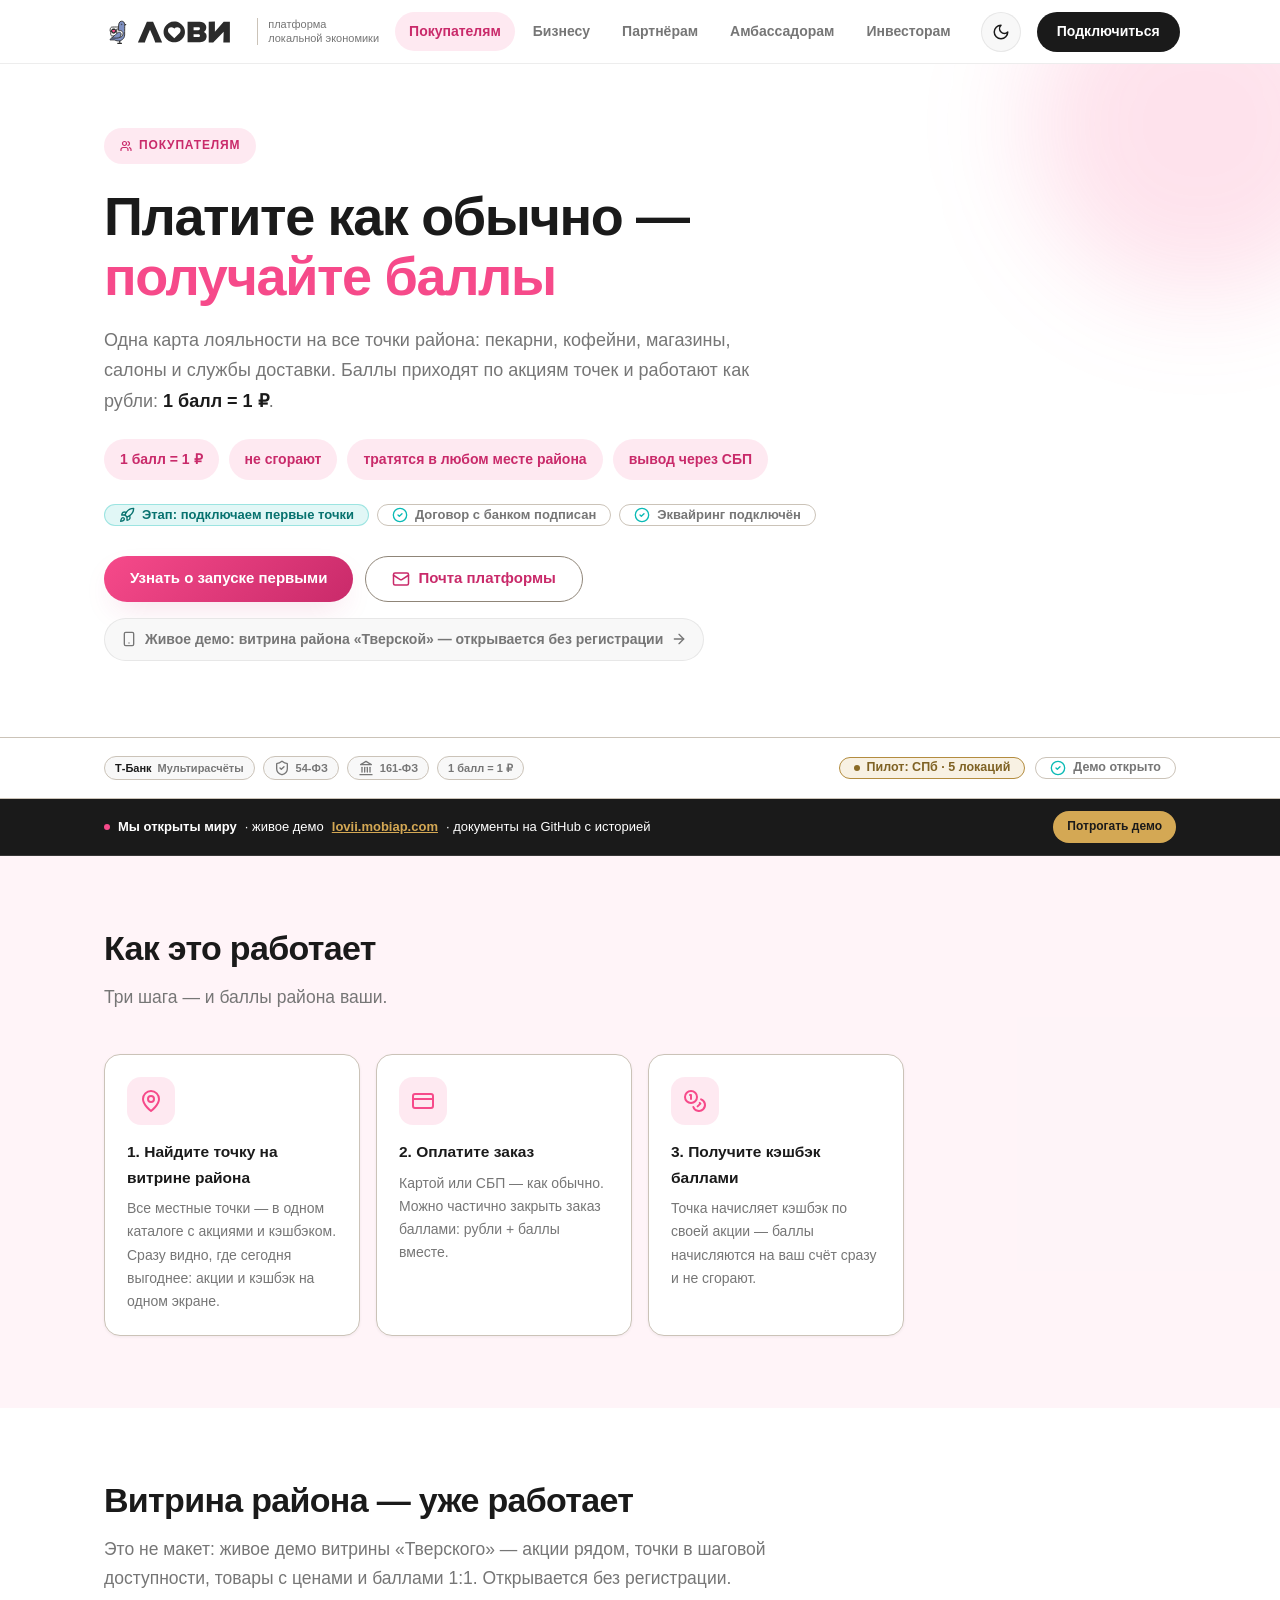
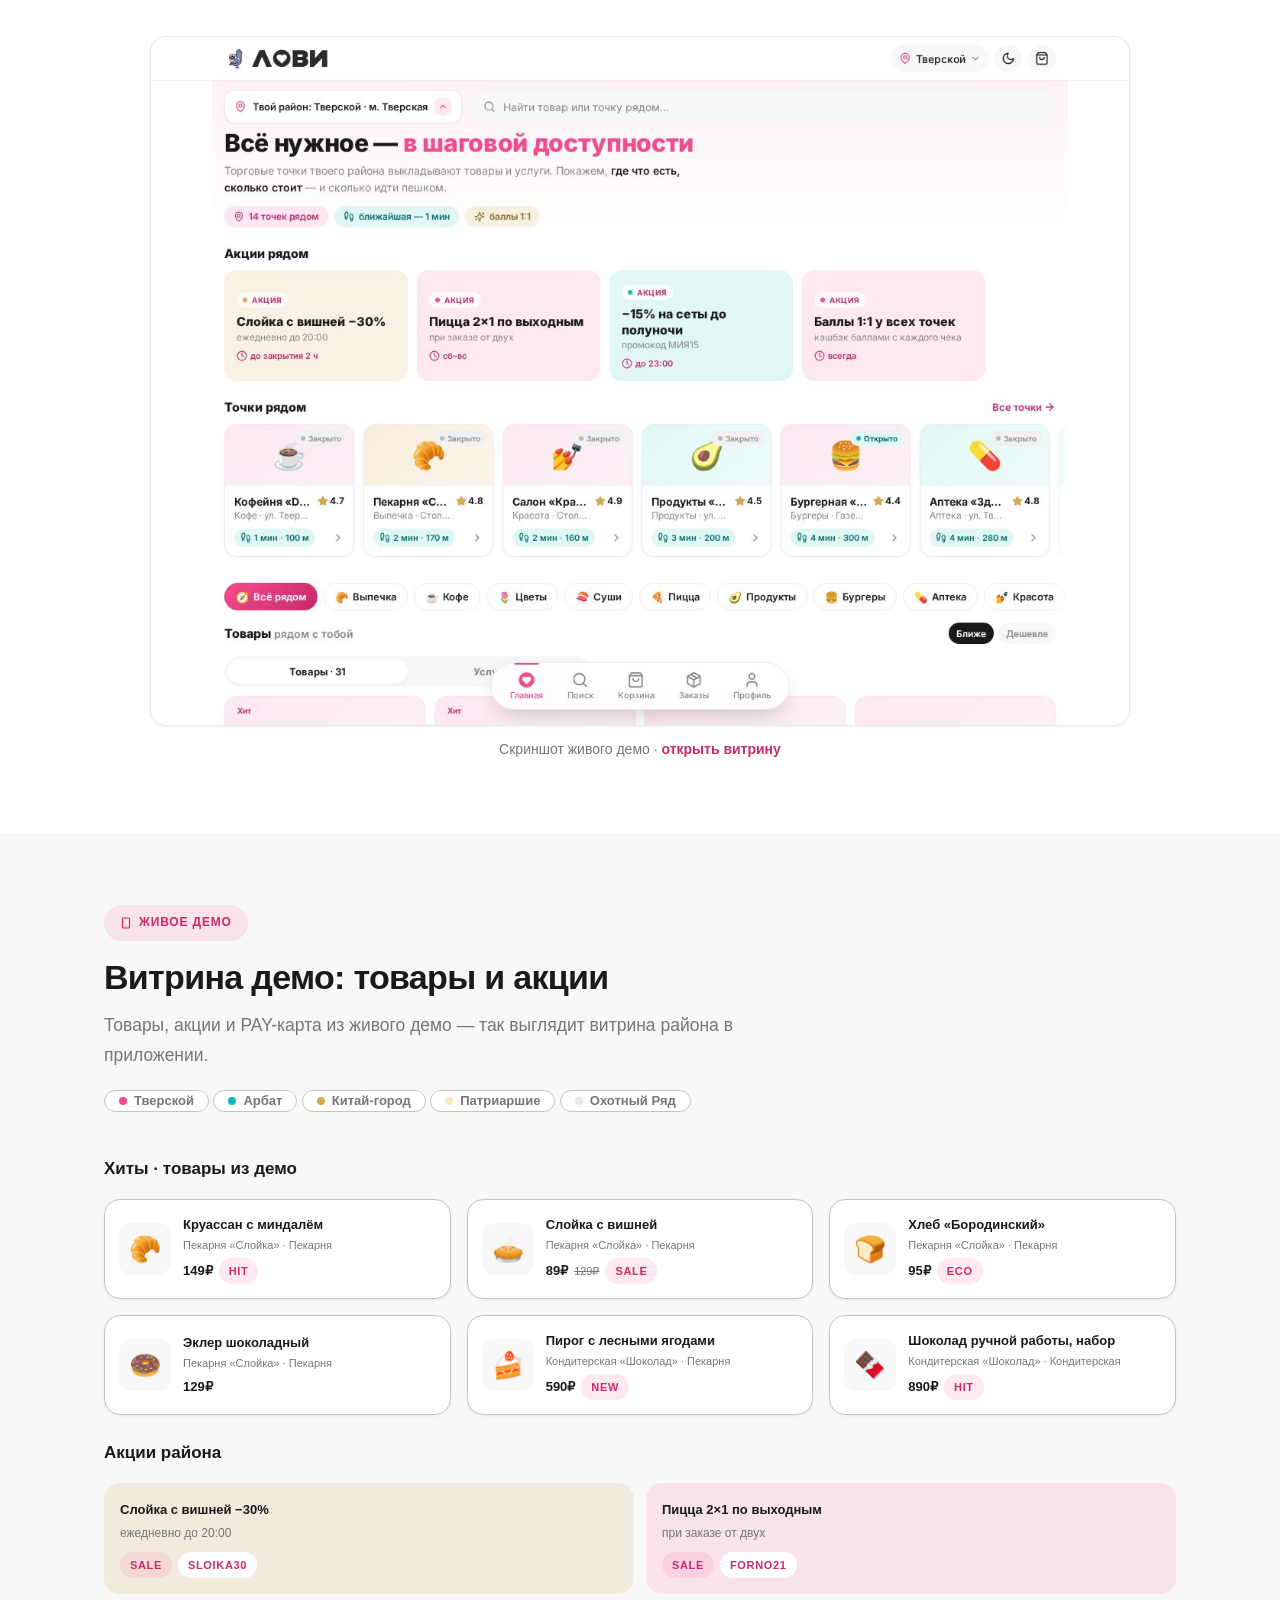
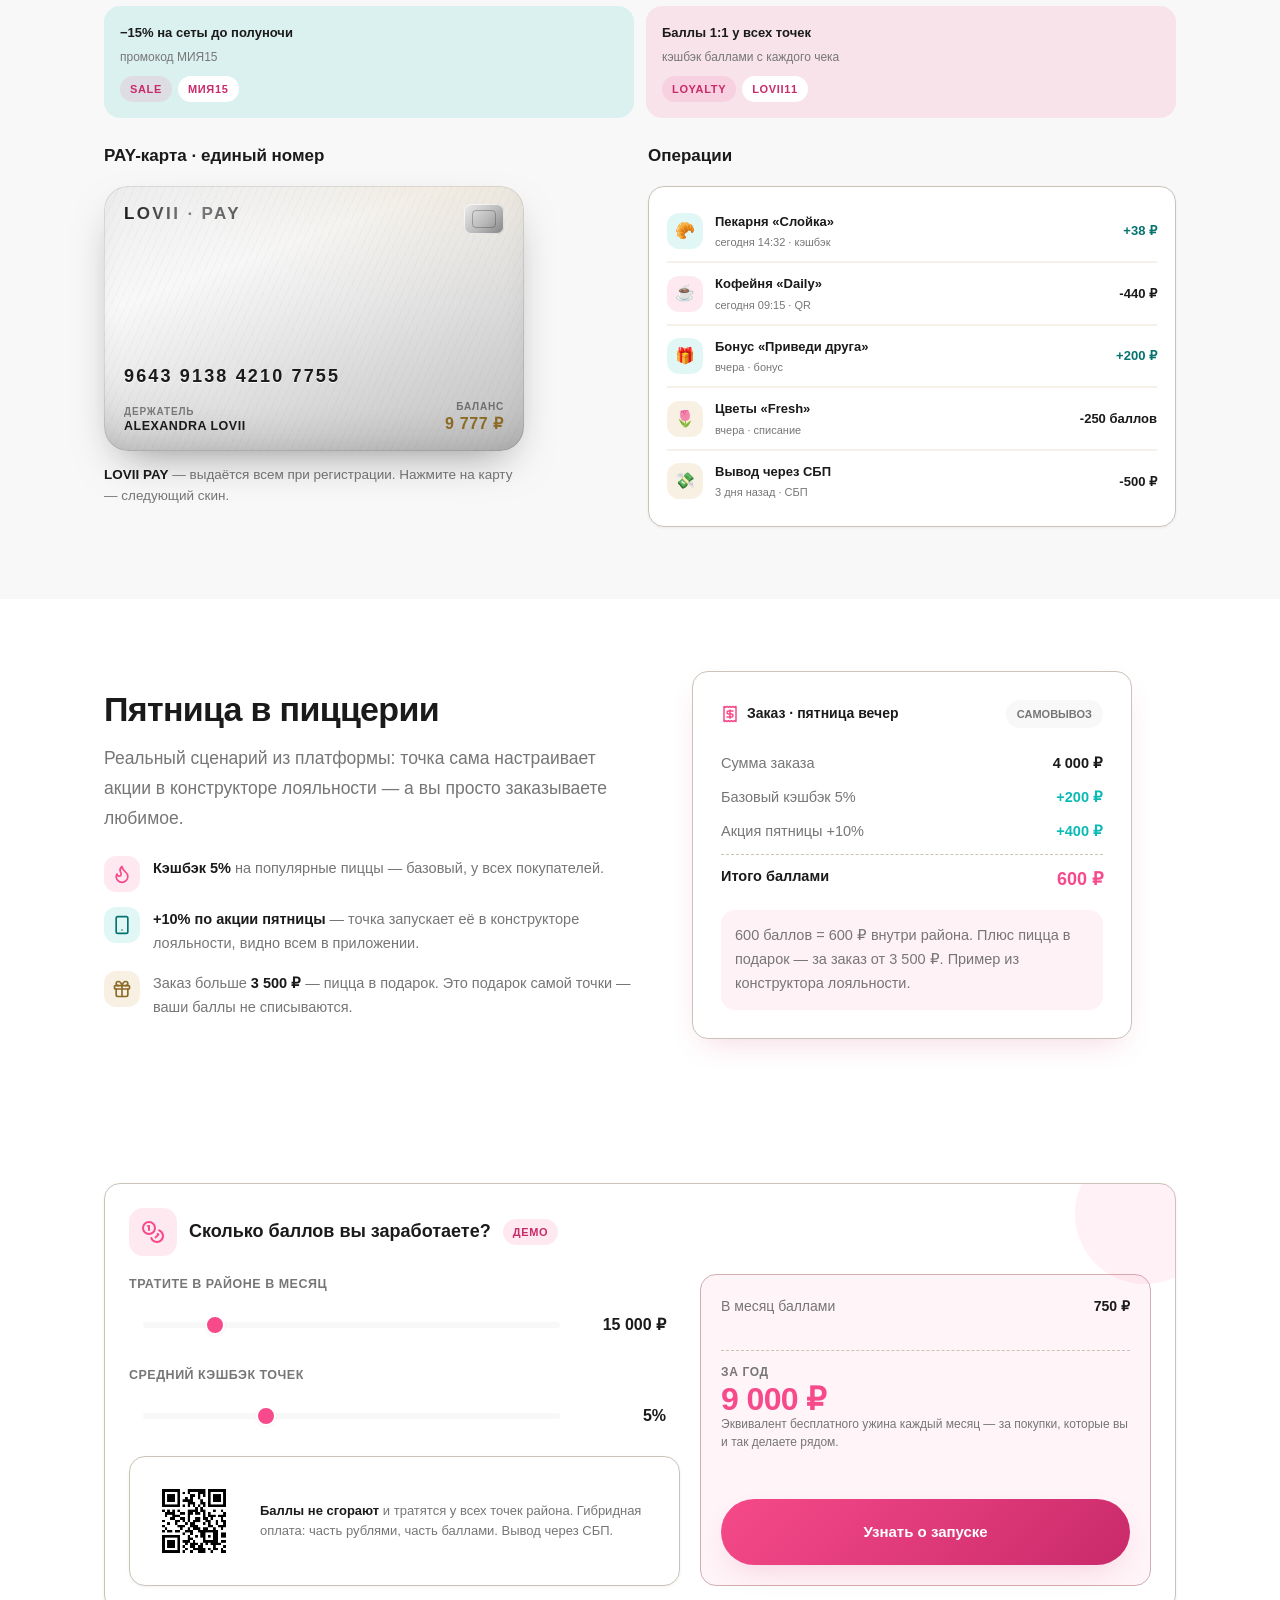
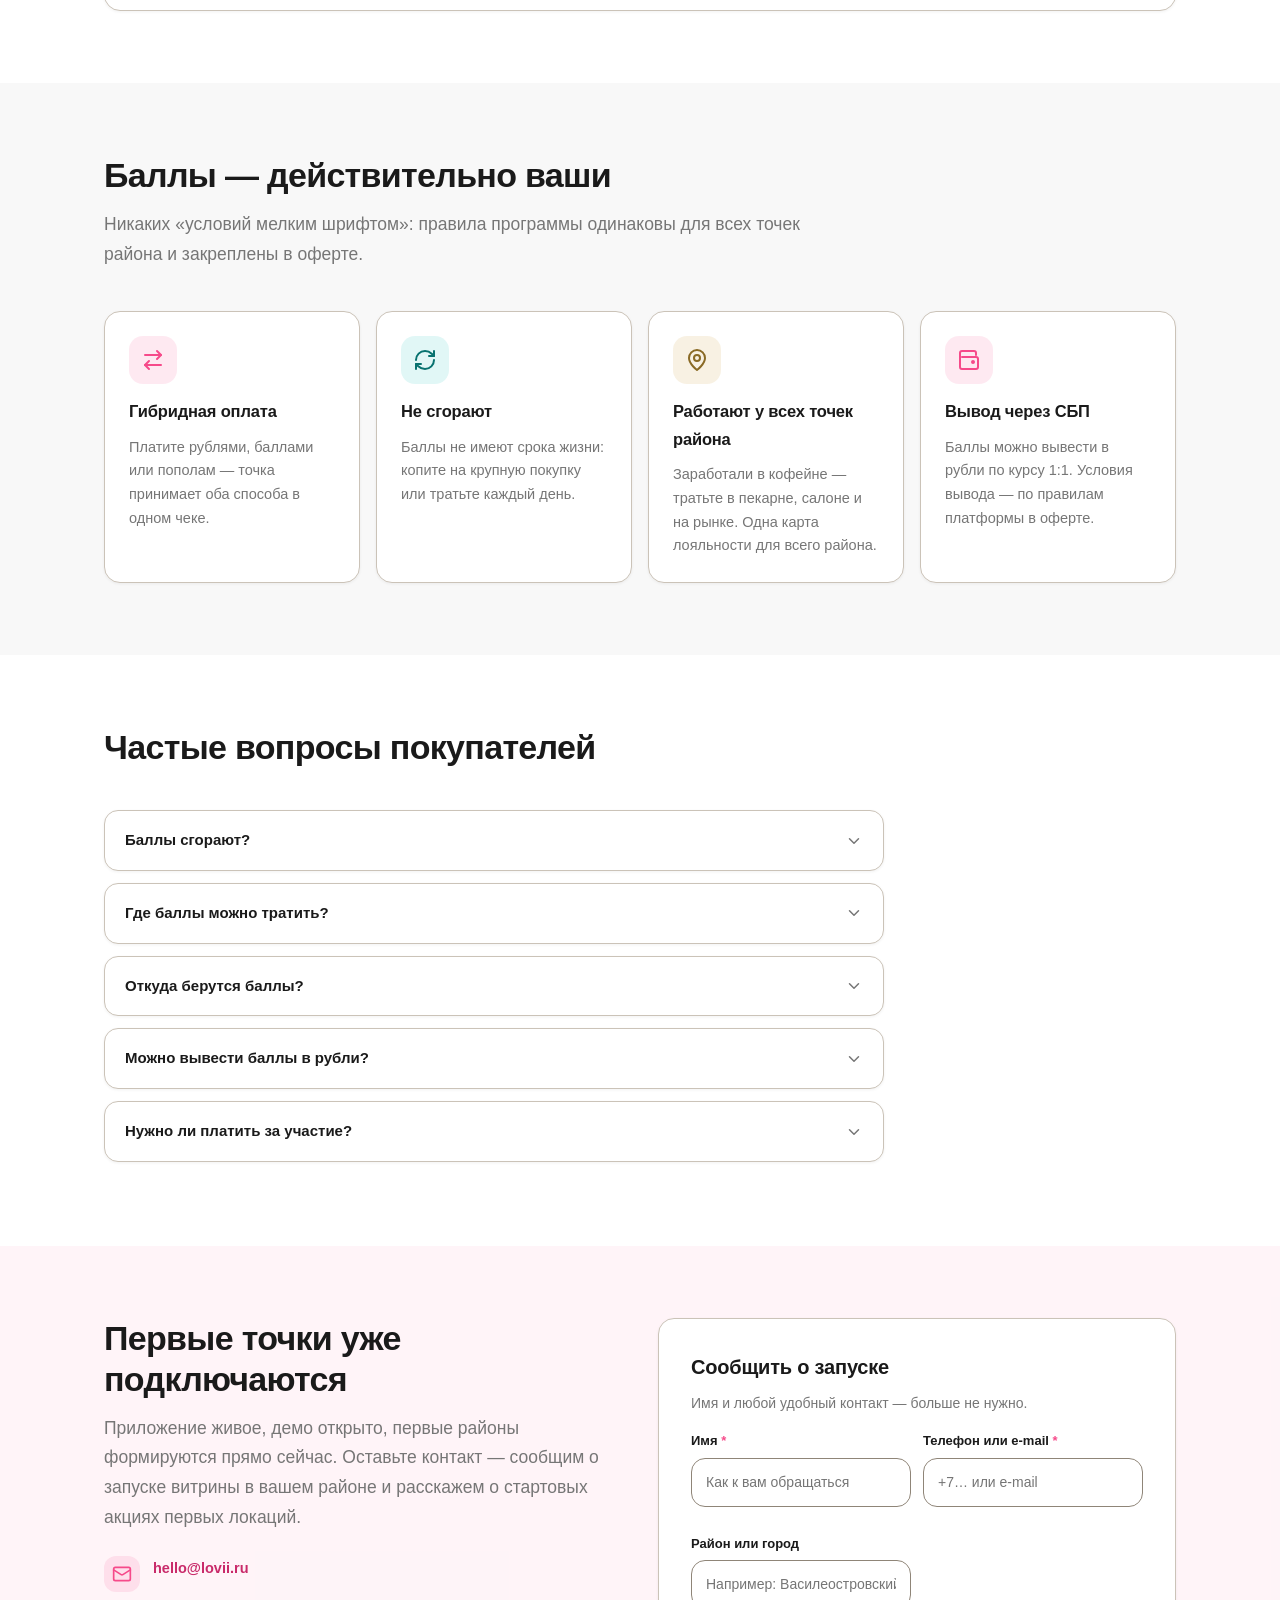
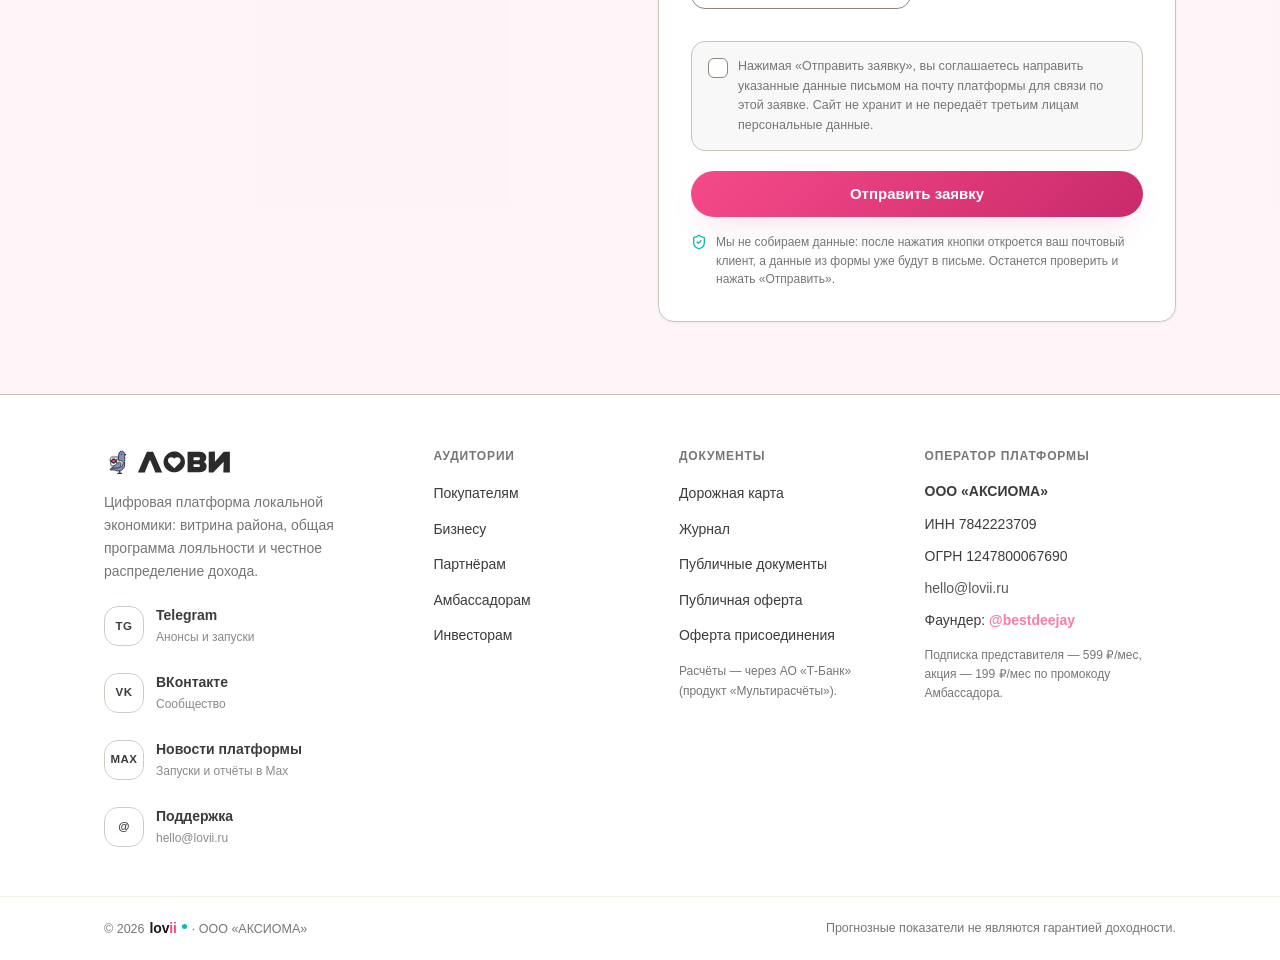
<file: clients/index.html>
<!doctype html>
<html lang="ru">
<head>
<script src="../assets/counters.js" defer></script>
<noscript><div><img src="https://mc.yandex.ru/watch/112999617" style="position:absolute;left:-9999px;" alt="" /></div></noscript>
<meta charset="utf-8">
<meta name="viewport" content="width=device-width, initial-scale=1, viewport-fit=cover">
<title>Покупателям — баллы 1:1 у точек района | LOVII</title>
<meta name="description" content="Одна карта лояльности на все точки района: баллы 1:1, не сгорают, гибридная оплата и вывод через СБП. Бесплатно для покупателей.">
<meta name="robots" content="index, follow">
<link rel="canonical" href="https://lovii.ru/clients/">
<meta property="og:type" content="website">
<meta property="og:site_name" content="LOVII">
<meta property="og:locale" content="ru_RU">
<meta property="og:title" content="Покупателям — баллы 1:1 у точек района | LOVII">
<meta property="og:description" content="Одна карта лояльности на все точки района: баллы 1:1, не сгорают, гибридная оплата и вывод через СБП. Бесплатно для покупателей.">
<meta property="og:url" content="https://lovii.ru/clients/">
<meta property="og:image" content="https://lovii.ru/og-image.png">
<meta property="og:image:width" content="1200">
<meta property="og:image:height" content="630">
<meta name="twitter:card" content="summary_large_image">
<meta name="twitter:title" content="Покупателям — баллы 1:1 у точек района | LOVII">
<meta name="twitter:description" content="Одна карта лояльности на все точки района: баллы 1:1, не сгорают, гибридная оплата и вывод через СБП. Бесплатно для покупателей.">
<meta name="twitter:image" content="https://lovii.ru/og-image.png">
<meta name="theme-color" id="metaTheme" content="#f64a8a">
<link rel="icon" href="../favicon.svg" type="image/svg+xml">
<link rel="icon" href="../favicon.png" type="image/png">
<link rel="apple-touch-icon" href="../lovii-icon-180.png">
<link rel="manifest" href="../manifest.webmanifest">
<script>(function(){try{var t=localStorage.getItem('lovii_theme');if(t!=='dark'&&t!=='light'){t=window.matchMedia&&window.matchMedia('(prefers-color-scheme: dark)').matches?'dark':'light'}document.documentElement.dataset.theme=t;var m=document.getElementById('metaTheme');if(m)m.setAttribute('content',t==='dark'?'#171219':'#f64a8a')}catch(e){}})();</script>
<link rel="stylesheet" href="../assets/lovii.css">
<link rel="stylesheet" href="../assets/site.css">
</head>
<body data-sprite="../assets/icons.svg">
<div class="scroll-progress" id="scrollProgress" aria-hidden="true"><i></i></div>
<a class="visually-hidden" href="#main">К содержимому</a>
<header class="site-header">
<div class="header-in">
<a class="logo" href="../" aria-label="LOVII — на главную"><img class="logo-light-img" src="../logo.svg" alt="LOVII" width="auto" height="30"><img class="logo-dark-img" src="../logo-dark.svg" alt="" aria-hidden="true"><span class="logo-tag">платформа<br>локальной экономики</span></a>
<nav class="nav" aria-label="Основная навигация"><a href="../clients/" class="active" aria-current="page">Покупателям</a><a href="../business/">Бизнесу</a><a href="../partners/">Партнёрам</a><a href="../ambassadors/">Амбассадорам</a><a href="../investors/">Инвесторам</a></nav>
<button class="theme-btn" id="themeBtn" type="button" aria-label="Сменить тему" title="Сменить тему"><svg class="ico i-moon" aria-hidden="true"><use href="../assets/icons.svg#i-moon"></use></svg><svg class="ico i-sun" aria-hidden="true"><use href="../assets/icons.svg#i-sun"></use></svg></button>
<a class="header-cta" href="#connect">Подключиться</a>
<button class="burger" id="burger" type="button" aria-label="Открыть меню" aria-expanded="false"><svg class="ico" aria-hidden="true"><use href="../assets/icons.svg#i-menu"></use></svg></button>
</div>
</header>
<div class="mobile-menu" id="mobileMenu">
<nav aria-label="Мобильная навигация"><a href="../clients/" class="active">Покупателям</a><a href="../business/">Бизнесу</a><a href="../partners/">Партнёрам</a><a href="../ambassadors/">Амбассадорам</a><a href="../investors/">Инвесторам</a><a class="m-cta" href="#connect">Подключиться</a></nav>
</div>
<main id="main">
<section class="l-hero l-hero-tight"><div class="orb orb-pink o1" aria-hidden="true"></div><div class="wrap"><span class="kicker e1"><svg class="ico" width="18" height="18" aria-hidden="true"><use href="../assets/icons.svg#i-users"></use></svg>Покупателям</span><h1 class="e2">Платите как обычно — <span class="hl-pink">получайте баллы</span></h1><p class="sub e3">Одна карта лояльности на все точки района: пекарни, кофейни, магазины, салоны и службы доставки. Баллы приходят по акциям точек и работают как рубли: <b>1 балл = 1 ₽</b>.</p><div class="chip-row e4"><span class="chip">1 балл = 1 ₽</span><span class="chip">не сгорают</span><span class="chip">тратятся в любом месте района</span><span class="chip">вывод через СБП</span></div><div class="mt-24 e4"><div class="status-row"><span class="st-chip stage"><svg class="ico" width="18" height="18" aria-hidden="true"><use href="../assets/icons.svg#i-rocket"></use></svg>Этап: подключаем первые точки</span><span class="st-chip"><svg class="ico" width="18" height="18" aria-hidden="true"><use href="../assets/icons.svg#i-check-circle"></use></svg>Договор с банком подписан</span><span class="st-chip"><svg class="ico" width="18" height="18" aria-hidden="true"><use href="../assets/icons.svg#i-check-circle"></use></svg>Эквайринг подключён</span></div></div><div class="cta-row e5"><a class="btn btn-primary" href="#connect">Узнать о запуске первыми</a><a class="btn btn-outline" href="mailto:hello@lovii.ru"><svg class="ico" width="18" height="18" aria-hidden="true"><use href="../assets/icons.svg#i-mail"></use></svg>Почта платформы</a></div><a class="demo-link e5" href="https://lovii.mobiap.com/" target="_blank" rel="noopener noreferrer"><svg class="ico" width="18" height="18" aria-hidden="true"><use href="../assets/icons.svg#i-smartphone"></use></svg><span>Живое демо: витрина района «Тверской» — открывается без регистрации</span><span class="dl-arrow"><svg class="ico" width="18" height="18" aria-hidden="true"><use href="../assets/icons.svg#i-arrow-right"></use></svg></span></a></div></section><section class="trust-strip"><div class="wrap"><div class="trust-in"><div class="trust-logos"><span><b>Т-Банк</b> Мультирасчёты</span><span><svg class="ico" width="16" height="16"><use href="../assets/icons.svg#i-shield"></use></svg> 54-ФЗ</span><span><svg class="ico" width="16" height="16"><use href="../assets/icons.svg#i-bank"></use></svg> 161-ФЗ</span><span>1 балл = 1 ₽</span><span id="utmBadge" class="utm-badge" style="display:none"></span></div><div class="trust-proof"><span class="st-chip live"><span class="lv-dot"></span>Пилот: СПб · 5 локаций</span><span class="st-chip"><svg class="ico" width="15" height="15"><use href="../assets/icons.svg#i-check-circle"></use></svg>Демо открыто</span></div></div></div></section>
<section style="padding:12px 0;background:#1a1a1a;color:#fff;border-bottom:1px solid rgba(255,255,255,.12)"><div class="wrap"><div style="display:flex;flex-wrap:wrap;gap:10px 18px;align-items:center;justify-content:space-between;font-size:13px"><span style="display:flex;gap:8px;align-items:center"><span class="lv-dot" style="background:var(--lv-pink)"></span><b style="color:#fff">Мы открыты миру</b> · живое демо <a href="https://lovii.mobiap.com/" target="_blank" rel="noopener" style="color:var(--lv-gold);font-weight:800;text-decoration:underline">lovii.mobiap.com</a> · документы на GitHub с историей</span><a href="https://lovii.mobiap.com/" target="_blank" rel="noopener" class="btn btn-gold-solid" style="min-height:32px;padding:0 14px;font-size:12px">Потрогать демо</a></div></div></section>
<section class="sec t-mist-pink rv"><div class="wrap"><div class="sec-head"><h2>Как это работает</h2><p class="lead">Три шага — и баллы района ваши.</p></div><div class="steps"><div class="step"><span class="ico-badge"><svg class="ico" width="18" height="18" aria-hidden="true"><use href="../assets/icons.svg#i-pin"></use></svg></span><h3>1. Найдите точку на витрине района</h3><p>Все местные точки — в одном каталоге с акциями и кэшбэком. Сразу видно, где сегодня выгоднее: акции и кэшбэк на одном экране.</p></div><div class="step"><span class="ico-badge"><svg class="ico" width="18" height="18" aria-hidden="true"><use href="../assets/icons.svg#i-credit-card"></use></svg></span><h3>2. Оплатите заказ</h3><p>Картой или СБП — как обычно. Можно частично закрыть заказ баллами: рубли + баллы вместе.</p></div><div class="step"><span class="ico-badge"><svg class="ico" width="18" height="18" aria-hidden="true"><use href="../assets/icons.svg#i-coins"></use></svg></span><h3>3. Получите кэшбэк баллами</h3><p>Точка начисляет кэшбэк по своей акции — баллы начисляются на ваш счёт сразу и не сгорают.</p></div></div></div></section><section class="sec rv"><div class="wrap"><div class="sec-head"><h2>Витрина района — уже работает</h2><p class="lead">Это не макет: живое демо витрины «Тверского» — акции рядом, точки в шаговой доступности, товары с ценами и баллами 1:1. Открывается без регистрации.</p></div><figure class="shot-card"><img src="../assets/shots/demo-vitrina.jpg" alt="Витрина района LOVII: акции рядом и точки в шаговой доступности" width="1280" height="900" loading="lazy"></figure><p class="shot-cap">Скриншот живого демо · <a href="https://lovii.mobiap.com/" target="_blank" rel="noopener noreferrer">открыть витрину</a></p></div></section><section class="sec rv t-surface"><div class="wrap"><div class="sec-head"><span class="kicker"><svg class="ico" width="14" height="14"><use href="../assets/icons.svg#i-smartphone"></use></svg>Живое демо</span><h2>Витрина демо: товары и акции</h2><p class="lead">Товары, акции и PAY-карта из живого демо — так выглядит витрина района в приложении.</p><div class="mt-16" data-demo="districts"></div></div><div class="mt-24"><h3 style="font-size:17px;font-weight:800">Хиты · товары из демо</h3><div class="mt-16" data-demo="products" data-limit="6"></div></div><div class="mt-24"><h3 style="font-size:17px;font-weight:800">Акции района</h3><div class="mt-16" data-demo="promos" data-limit="4"></div></div><div class="grid g2 mt-24" style="align-items:start"><div><h3 style="font-size:17px;font-weight:800">PAY-карта · единый номер</h3><div class="mt-16" data-demo="paycard" data-skin="pay"></div></div><div><h3 style="font-size:17px;font-weight:800">Операции</h3><div class="mt-16" data-demo="tx" data-limit="5"></div></div></div></div></section><section class="sec rv"><div class="wrap"><div class="grid g2" style="align-items:center"><div><h2>Пятница в пиццерии</h2><p class="lead">Реальный сценарий из платформы: точка сама настраивает акции в конструкторе лояльности — а вы просто заказываете любимое.</p><ul class="mini-list mt-24"><li><span class="ico-badge sm"><svg class="ico" width="18" height="18" aria-hidden="true"><use href="../assets/icons.svg#i-flame"></use></svg></span><p><b>Кэшбэк 5%</b> на популярные пиццы — базовый, у всех покупателей.</p></li><li><span class="ico-badge sm t-tiffany"><svg class="ico" width="18" height="18" aria-hidden="true"><use href="../assets/icons.svg#i-smartphone"></use></svg></span><p><b>+10% по акции пятницы</b> — точка запускает её в конструкторе лояльности, видно всем в приложении.</p></li><li><span class="ico-badge sm t-gold"><svg class="ico" width="18" height="18" aria-hidden="true"><use href="../assets/icons.svg#i-gift"></use></svg></span><p>Заказ больше <b>3 500 ₽</b> — пицца в подарок. Это подарок самой точки — ваши баллы не списываются.</p></li></ul></div><div style="max-width:440px;margin:0 auto;width:100%"><div class="card pad-lg lift"><div style="display:flex;align-items:center;justify-content:space-between;gap:12px"><span style="display:inline-flex;align-items:center;gap:8px;font-size:14px;font-weight:800"><svg class="ico" style="width:18px;height:18px;color:var(--lv-pink)" aria-hidden="true"><use href="../assets/icons.svg#i-receipt"></use></svg>Заказ · пятница вечер</span><span style="background:var(--lv-surface);border-radius:var(--lv-r-pill);padding:5px 11px;font-size:11px;font-weight:800;text-transform:uppercase;color:var(--lv-dim)">самовывоз</span></div><div class="mt-24" style="display:grid;gap:10px;font-size:14.5px"><div style="display:flex;justify-content:space-between"><span style="color:var(--lv-dim)">Сумма заказа</span><b>4 000 ₽</b></div><div style="display:flex;justify-content:space-between"><span style="color:var(--lv-dim)">Базовый кэшбэк 5%</span><b class="v-tiffany">+200 ₽</b></div><div style="display:flex;justify-content:space-between"><span style="color:var(--lv-dim)">Акция пятницы +10%</span><b class="v-tiffany">+400 ₽</b></div><div style="display:flex;justify-content:space-between;border-top:1px dashed var(--lv-line);padding-top:10px"><b>Итого баллами</b><b class="v-pink" style="font-size:18px">600 ₽</b></div></div><p class="txt" style="margin-top:16px;background:color-mix(in srgb, var(--lv-pink) 7%, transparent);border-radius:var(--lv-r-md);padding:14px">600 баллов = 600 ₽ внутри района. Плюс пицца в подарок — за заказ от 3 500 ₽. Пример из конструктора лояльности.</p></div></div></div></div></section><section class="sec rv"><div class="wrap"><div class="calc-card" data-calc="clients"><div class="calc-head"><span class="ico-badge"><svg class="ico" width="18" height="18"><use href="../assets/icons.svg#i-coins"></use></svg></span><h3>Сколько баллов вы заработаете?</h3><span class="calc-badge">Демо</span></div><div class="calc-grid"><div class="calc-controls"><div class="ctrl"><label>Тратите в районе в месяц</label><div class="row"><input type="range" min="3000" max="80000" step="1000" value="15000" data-cli="spend"><span class="val" data-cli-val="spend">15 000 ₽</span></div></div><div class="ctrl"><label>Средний кэшбэк точек</label><div class="row"><input type="range" min="1" max="15" step="1" value="5" data-cli="perc"><span class="val" data-cli-val="perc">5%</span></div></div><div class="qr-box"><div class="qr-img real"><img src="../assets/qr/app-lovii-ru.png" alt="QR app.lovii.ru" width="84" height="84" loading="lazy"></div><p><b>Баллы не сгорают</b> и тратятся у всех точек района. Гибридная оплата: часть рублями, часть баллами. Вывод через СБП.</p></div></div><div class="calc-result"><div class="line"><span style="color:var(--lv-dim)">В месяц баллами</span><b data-cli-out="month">750 ₽</b></div><div style="border-top:1px dashed var(--lv-line);padding-top:12px"><div style="font-size:12px;color:var(--lv-dim);text-transform:uppercase;font-weight:700;letter-spacing:.05em">За год</div><div class="big" data-cli-out="year" style="color:var(--lv-pink)">9 000 ₽</div><div class="calc-hint">Эквивалент бесплатного ужина каждый месяц — за покупки, которые вы и так делаете рядом.</div></div><a class="btn btn-primary mt-16" href="#connect" data-analytics="calc_clients_cta">Узнать о запуске</a></div></div></div></div></section><section class="sec t-surface rv"><div class="wrap"><div class="sec-head"><h2>Баллы — действительно ваши</h2><p class="lead">Никаких «условий мелким шрифтом»: правила программы одинаковы для всех точек района и закреплены в оферте.</p></div><div class="grid g4"><div class="card f-card"><span class="ico-badge"><svg class="ico" width="18" height="18" aria-hidden="true"><use href="../assets/icons.svg#i-swap"></use></svg></span><h3 style="margin-top:14px">Гибридная оплата</h3><p class="txt">Платите рублями, баллами или пополам — точка принимает оба способа в одном чеке.</p></div><div class="card f-card"><span class="ico-badge t-tiffany"><svg class="ico" width="18" height="18" aria-hidden="true"><use href="../assets/icons.svg#i-refresh"></use></svg></span><h3 style="margin-top:14px">Не сгорают</h3><p class="txt">Баллы не имеют срока жизни: копите на крупную покупку или тратьте каждый день.</p></div><div class="card f-card"><span class="ico-badge t-gold"><svg class="ico" width="18" height="18" aria-hidden="true"><use href="../assets/icons.svg#i-pin"></use></svg></span><h3 style="margin-top:14px">Работают у всех точек района</h3><p class="txt">Заработали в кофейне — тратьте в пекарне, салоне и на рынке. Одна карта лояльности для всего района.</p></div><div class="card f-card"><span class="ico-badge"><svg class="ico" width="18" height="18" aria-hidden="true"><use href="../assets/icons.svg#i-wallet"></use></svg></span><h3 style="margin-top:14px">Вывод через СБП</h3><p class="txt">Баллы можно вывести в рубли по курсу 1:1. Условия вывода — по правилам платформы в оферте.</p></div></div></div></section><section class="sec rv"><div class="wrap"><div class="sec-head"><h2>Частые вопросы покупателей</h2></div><div class="faq mt-40"><details><summary>Баллы сгорают?<svg class="ico" width="18" height="18" aria-hidden="true"><use href="../assets/icons.svg#i-chev-down"></use></svg></summary><div class="faq-a">Нет. Срок жизни баллов не ограничен — они не сгорают и остаются вашими, пока вы их не потратите или не выведете.</div></details><details><summary>Где баллы можно тратить?<svg class="ico" width="18" height="18" aria-hidden="true"><use href="../assets/icons.svg#i-chev-down"></use></svg></summary><div class="faq-a">У всех точек вашей локации: пекарни, кофейни, магазины, салоны и службы района принимают баллы как рубли — 1 балл = 1 ₽. Можно платить гибридно: часть рублями, часть баллами.</div></details><details><summary>Откуда берутся баллы?<svg class="ico" width="18" height="18" aria-hidden="true"><use href="../assets/icons.svg#i-chev-down"></use></svg></summary><div class="faq-a">Точки сами запускают акции в конструкторе лояльности: кэшбэк за популярные позиции, за самовывоз, в честь открытия. Все акции видны на витрине района — выбирайте и получайте больше.</div></details><details><summary>Можно вывести баллы в рубли?<svg class="ico" width="18" height="18" aria-hidden="true"><use href="../assets/icons.svg#i-chev-down"></use></svg></summary><div class="faq-a">Да, вывод в рубли доступен через СБП. Баллы — это полноценные деньги внутри района: тратьте их там же или выводите.</div></details><details><summary>Нужно ли платить за участие?<svg class="ico" width="18" height="18" aria-hidden="true"><use href="../assets/icons.svg#i-chev-down"></use></svg></summary><div class="faq-a">Нет. Программа лояльности для покупателей бесплатна: вы платите за заказы как обычно, а баллы получаете сверху — по акциям точек.</div></details></div></div></section><section class="sec t-mist-pink rv" id="connect"><div class="wrap"><div class="lead-grid"><div><h2>Первые точки уже подключаются</h2><p class="lead">Приложение живое, демо открыто, первые районы формируются прямо сейчас. Оставьте контакт — сообщим о запуске витрины в вашем районе и расскажем о стартовых акциях первых локаций.</p><ul class="mini-list mt-24"><li><span class="ico-badge sm"><svg class="ico" width="18" height="18" aria-hidden="true"><use href="../assets/icons.svg#i-mail"></use></svg></span><p><a href="mailto:hello@lovii.ru" style="color:var(--lv-pink-dark);font-weight:700">hello@lovii.ru</a></p></li></ul></div><div class="lead-card">
<form class="lead-form" data-lead novalidate>
<h3>Сообщить о запуске</h3>
<p class="lsub">Имя и любой удобный контакт — больше не нужно.</p>
<div class="form-grid mt-16"><div class="f-field"><label class="lb" for="f-name">Имя <span style="color:var(--lv-pink)">*</span></label><input type="text" id="f-name" data-fname="name" data-label="Имя" placeholder="Как к вам обращаться" data-required></div><div class="f-field"><label class="lb" for="f-contact">Телефон или e-mail <span style="color:var(--lv-pink)">*</span></label><input type="text" id="f-contact" data-fname="contact" data-label="Телефон или e-mail" placeholder="+7… или e-mail" data-required></div><div class="f-field"><label class="lb" for="f-extra">Район или город</label><input type="text" id="f-extra" data-fname="extra" data-label="Район или город" placeholder="Например: Василеостровский, СПб"></div></div>
<label class="consent"><span class="check-row"><input type="checkbox" name="consent"><span class="cbx"><svg class="ico" width="18" height="18" aria-hidden="true"><use href="../assets/icons.svg#i-check"></use></svg></span><span>Нажимая «Отправить заявку», вы соглашаетесь направить указанные данные письмом на почту платформы для связи по этой заявке. Сайт не хранит и не передаёт третьим лицам персональные данные.</span></span></label>
<p class="form-err">Без согласия на обработку данных отправка невозможна (152-ФЗ).</p>
<button class="btn btn-primary btn-block lead-submit" type="submit">Отправить заявку</button>
<p class="form-safe"><svg class="ico" width="18" height="18" aria-hidden="true"><use href="../assets/icons.svg#i-shield"></use></svg><span>Мы не собираем данные: после нажатия кнопки откроется ваш почтовый клиент, а данные из формы уже будут в письме. Останется проверить и нажать «Отправить».</span></p><script type="application/json">{"role": "Покупатель"}</script>
</form>
</div>
</div></div></section>
</main>
<footer class="site-footer">
<div class="wrap">
<div class="foot-grid">
<div>
<span class="logo"><img class="logo-light-img" src="../logo.svg" alt="LOVII" width="auto" height="30"><img class="logo-dark-img" src="../logo-dark.svg" alt="" aria-hidden="true"></span>
<p class="foot-about">Цифровая платформа локальной экономики: витрина района, общая программа лояльности и честное распределение дохода.</p>
<ul class="soc-list"><li><a href="https://t.me/loviiru" target="_blank" rel="noopener noreferrer" aria-label="Telegram LOVII — анонсы и запуски"><span class="soc-mark" aria-hidden="true">TG</span><span class="soc-txt"><b>Telegram</b><i>Анонсы и запуски</i></span></a></li><li><a href="https://vk.ru/loviiru" target="_blank" rel="noopener noreferrer" aria-label="LOVII во ВКонтакте — сообщество"><span class="soc-mark" aria-hidden="true">VK</span><span class="soc-txt"><b>ВКонтакте</b><i>Сообщество</i></span></a></li><li><a href="https://max.ru/channel_lovii" target="_blank" rel="noopener noreferrer" aria-label="Новости платформы — канал LOVII в Max"><span class="soc-mark" aria-hidden="true">MAX</span><span class="soc-txt"><b>Новости платформы</b><i>Запуски и отчёты в Max</i></span></a></li><li><a href="mailto:hello@lovii.ru" aria-label="Поддержка — написать на почту"><span class="soc-mark" aria-hidden="true">@</span><span class="soc-txt"><b>Поддержка</b><i>hello@lovii.ru</i></span></a></li></ul>
</div>
<nav aria-label="Аудитории"><h3>Аудитории</h3><ul><li><a href="../clients/">Покупателям</a></li><li><a href="../business/">Бизнесу</a></li><li><a href="../partners/">Партнёрам</a></li><li><a href="../ambassadors/">Амбассадорам</a></li><li><a href="../investors/">Инвесторам</a></li></ul></nav>
<div><h3>Документы</h3><ul><li><a href="../roadmap/">Дорожная карта</a></li><li><a href="../journal/">Журнал</a></li><li><a href="https://axiiom-ru.github.io/lovii/" target="_blank" rel="noopener noreferrer">Публичные документы</a></li><li><a href="https://axiiom-ru.github.io/lovii/docs/%D0%9F%D1%83%D0%B1%D0%BB%D0%B8%D1%87%D0%BD%D0%B0%D1%8F_%D0%BE%D1%84%D0%B5%D1%80%D1%82%D0%B0.html" target="_blank" rel="noopener noreferrer">Публичная оферта</a></li><li><a href="https://axiiom-ru.github.io/lovii/docs/%D0%9E%D1%84%D0%B5%D1%80%D1%82%D0%B0_%D0%BF%D1%80%D0%B8%D1%81%D0%BE%D0%B5%D0%B4%D0%B8%D0%BD%D0%B5%D0%BD%D0%B8%D1%8F.html" target="_blank" rel="noopener noreferrer">Оферта присоединения</a></li></ul><p class="foot-note">Расчёты — через АО «Т-Банк» (продукт «Мультирасчёты»).</p></div>
<div><h3>Оператор платформы</h3><ul class="foot-legal"><li class="strong">ООО «АКСИОМА»</li><li>ИНН 7842223709</li><li>ОГРН 1247800067690</li><li><a href="mailto:hello@lovii.ru">hello@lovii.ru</a></li><li>Фаундер: <a href="https://t.me/bestdeejay" target="_blank" rel="noopener" style="color:var(--lv-pink);font-weight:700">@bestdeejay</a></li></ul><p class="foot-note">Подписка представителя — 599 ₽/мес, акция — 199 ₽/мес по промокоду Амбассадора.</p></div>
</div>
</div>
<div class="foot-bottom"><div class="wrap"><div class="in"><span class="brandline">© 2026 <b>lov<span style="color:var(--lv-pink)">ii</span></b><i></i> · ООО «АКСИОМА»</span><span>Прогнозные показатели не являются гарантией доходности.</span></div></div></div>
</footer>
<button class="up-btn" id="upBtn" type="button" aria-label="Наверх"><svg class="ico" aria-hidden="true"><use href="../assets/icons.svg#i-arrow-up"></use></svg></button>
<div class="sticky-cta" id="stickyCta"><span class="txt"><b>Баллы 1:1 · не сгорают</b>Одна карта на весь район</span><a class="btn btn-primary" href="#connect" data-analytics="sticky_clients">Узнать о запуске</a></div>
<script type="application/ld+json">{"@context":"https://schema.org","@type":"FAQPage","mainEntity":[{"@type":"Question","name":"Баллы сгорают?","acceptedAnswer":{"@type":"Answer","text":"Нет. Срок жизни баллов не ограничен — они не сгорают и остаются вашими, пока вы их не потратите или не выведете."}},{"@type":"Question","name":"Где баллы можно тратить?","acceptedAnswer":{"@type":"Answer","text":"У всех точек вашей локации: пекарни, кофейни, магазины, салоны и службы района принимают баллы как рубли — 1 балл = 1 ₽. Можно платить гибридно: часть рублями, часть баллами."}},{"@type":"Question","name":"Откуда берутся баллы?","acceptedAnswer":{"@type":"Answer","text":"Точки сами запускают акции в конструкторе лояльности: кэшбэк за популярные позиции, за самовывоз, в честь открытия. Все акции видны на витрине района."}},{"@type":"Question","name":"Можно вывести баллы в рубли?","acceptedAnswer":{"@type":"Answer","text":"Да, вывод в рубли доступен через СБП. Баллы — это полноценные деньги внутри района: тратьте их там же или выводите."}},{"@type":"Question","name":"Нужно ли платить за участие?","acceptedAnswer":{"@type":"Answer","text":"Нет. Программа лояльности для покупателей бесплатна: вы платите за заказы как обычно, а баллы получаете сверху — по акциям точек."}}]}</script>
<script src="../assets/lovii-demo-data.js"></script>
<script src="../assets/site.js" defer></script>
<script type="application/ld+json">{"@context":"https://schema.org","@type":"BreadcrumbList","itemListElement":[{"@type":"ListItem","position":1,"name":"Главная","item":"https://lovii.ru/"},{"@type":"ListItem","position":2,"name":"Покупателям","item":"https://lovii.ru/clients/"}]}</script>
</body>
</html>
</file>
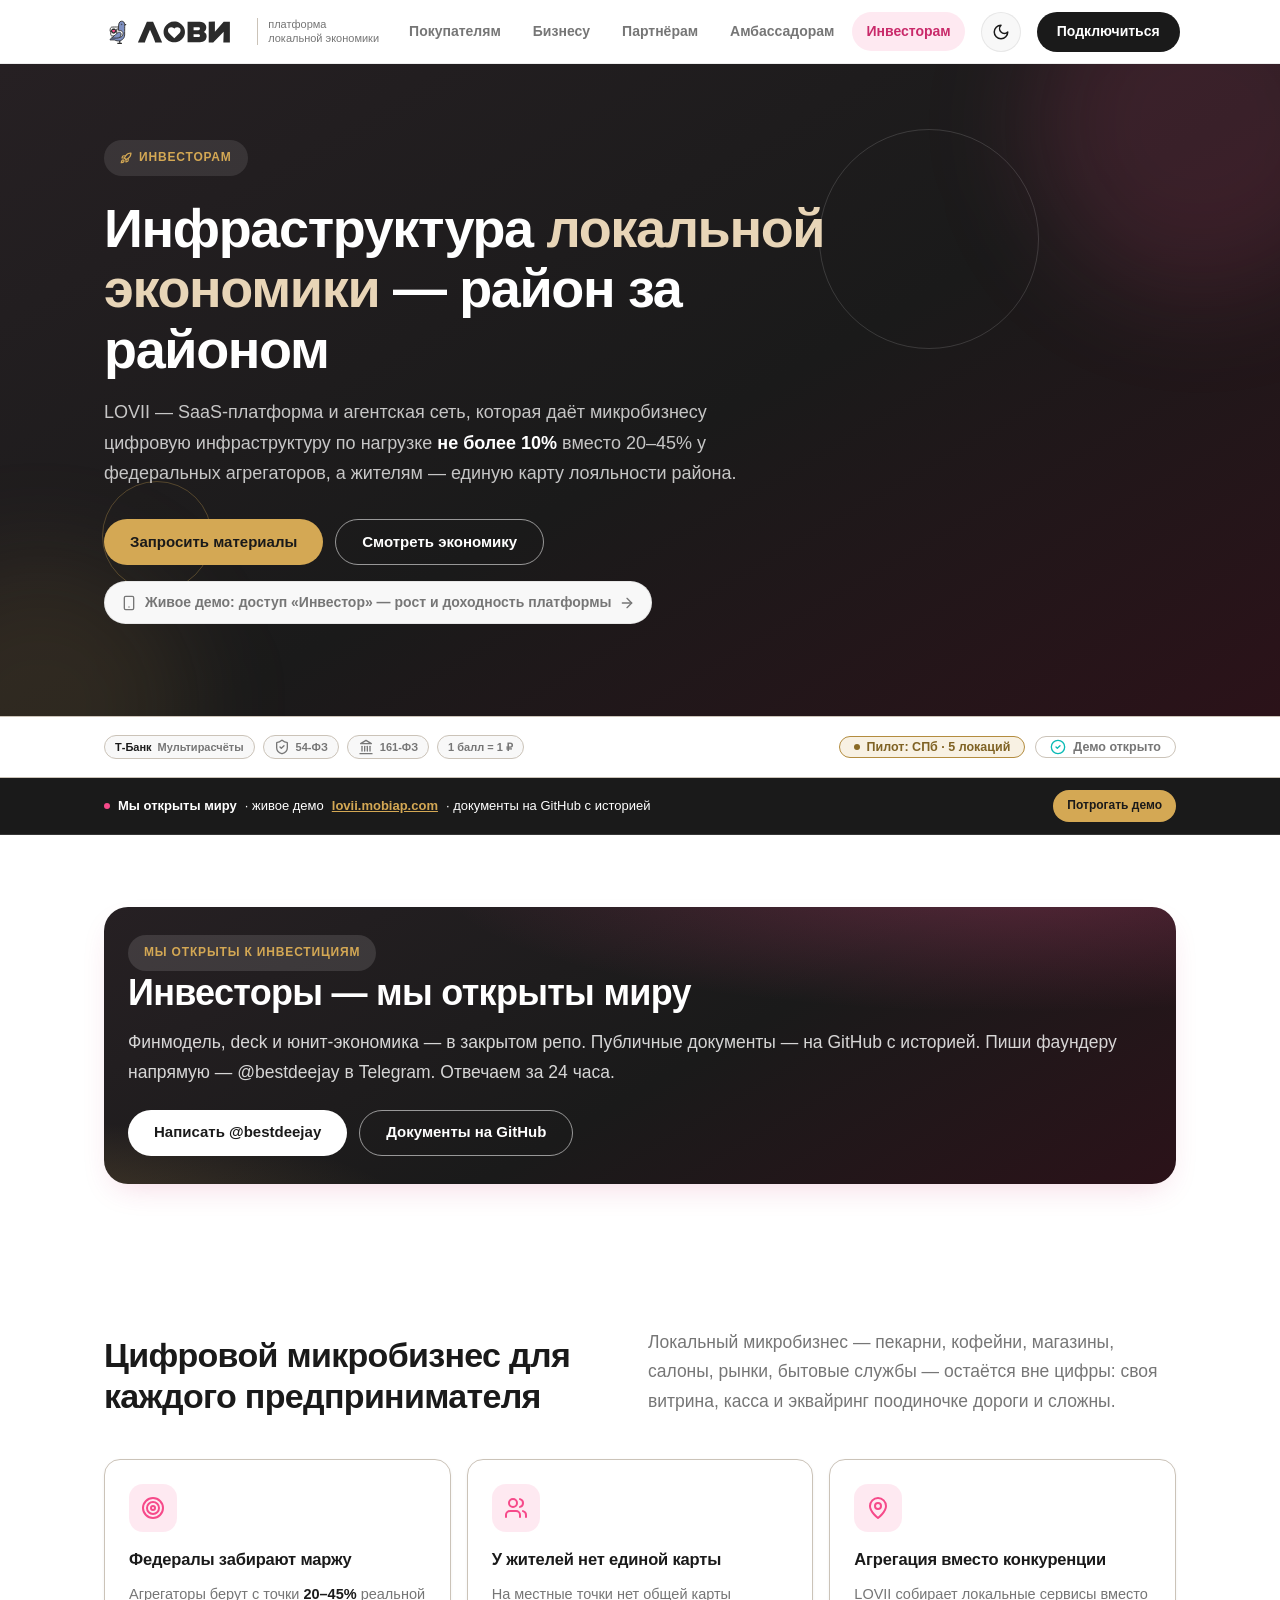
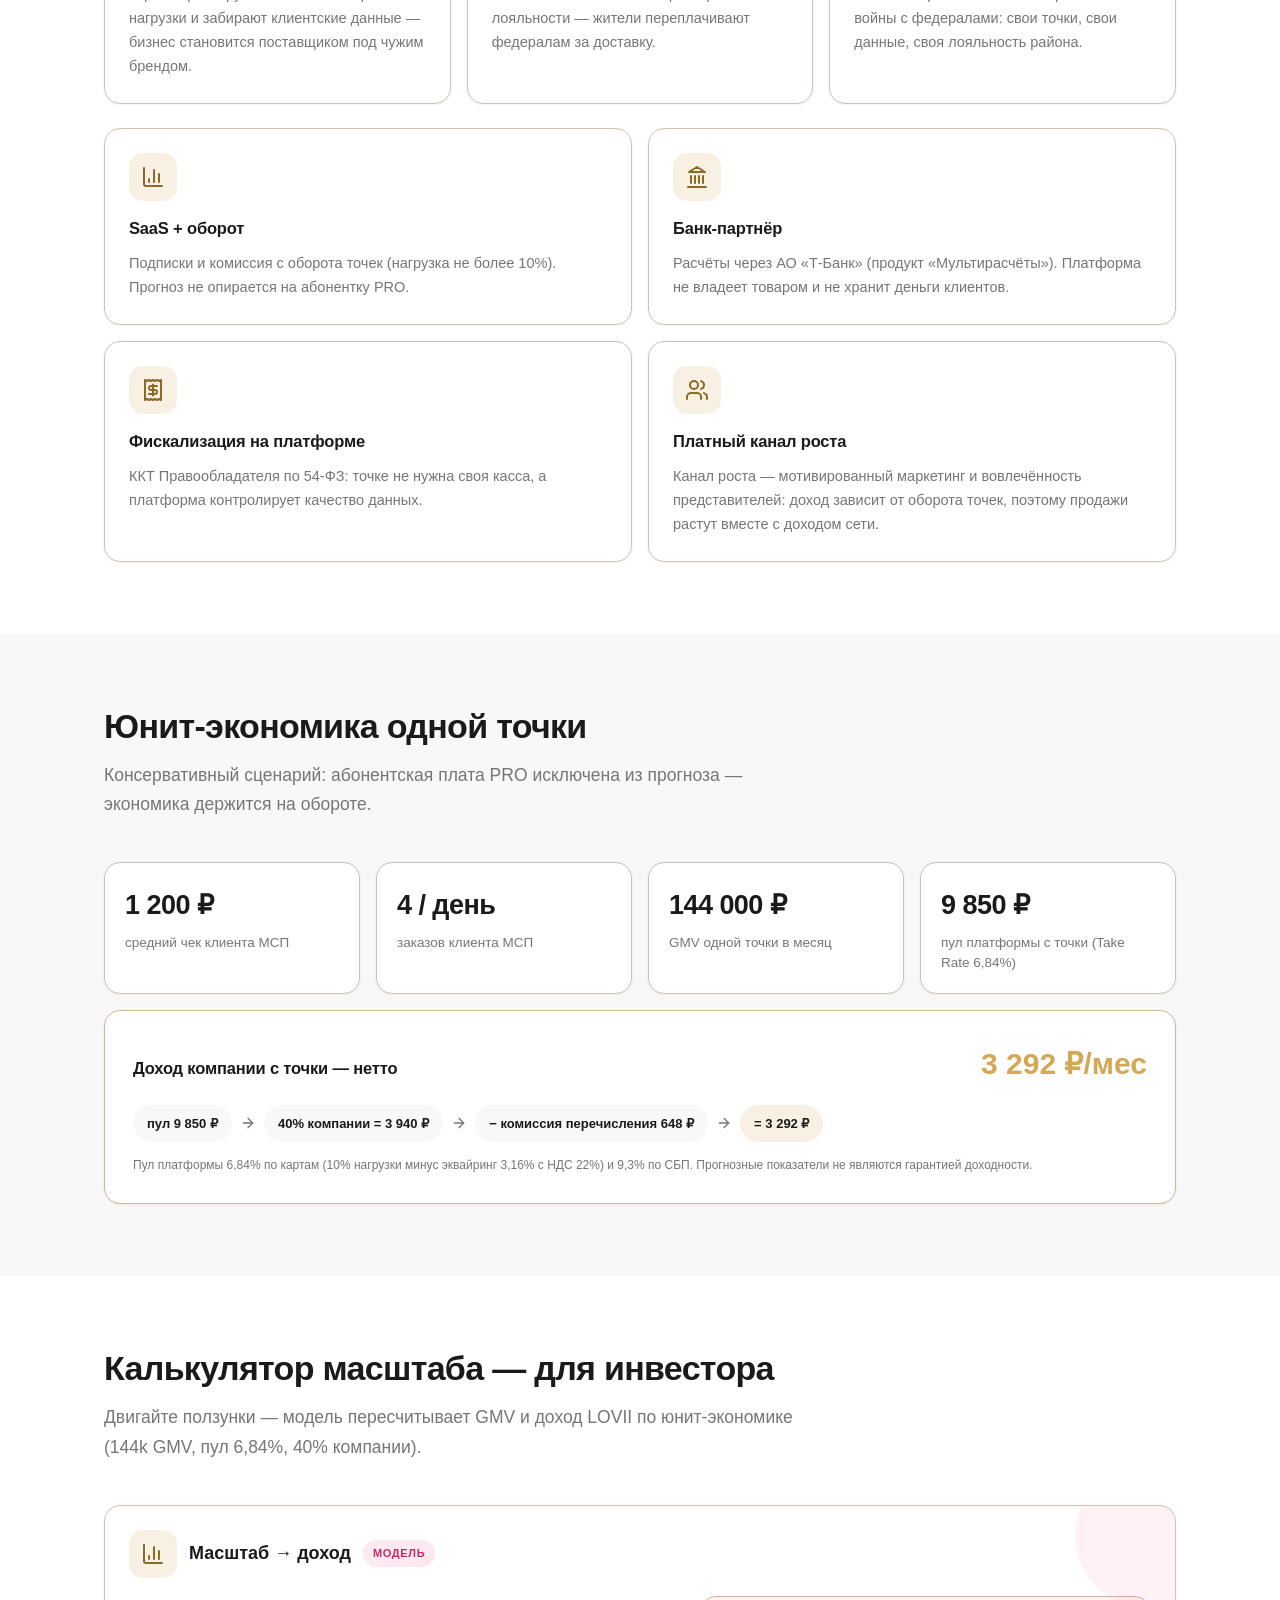
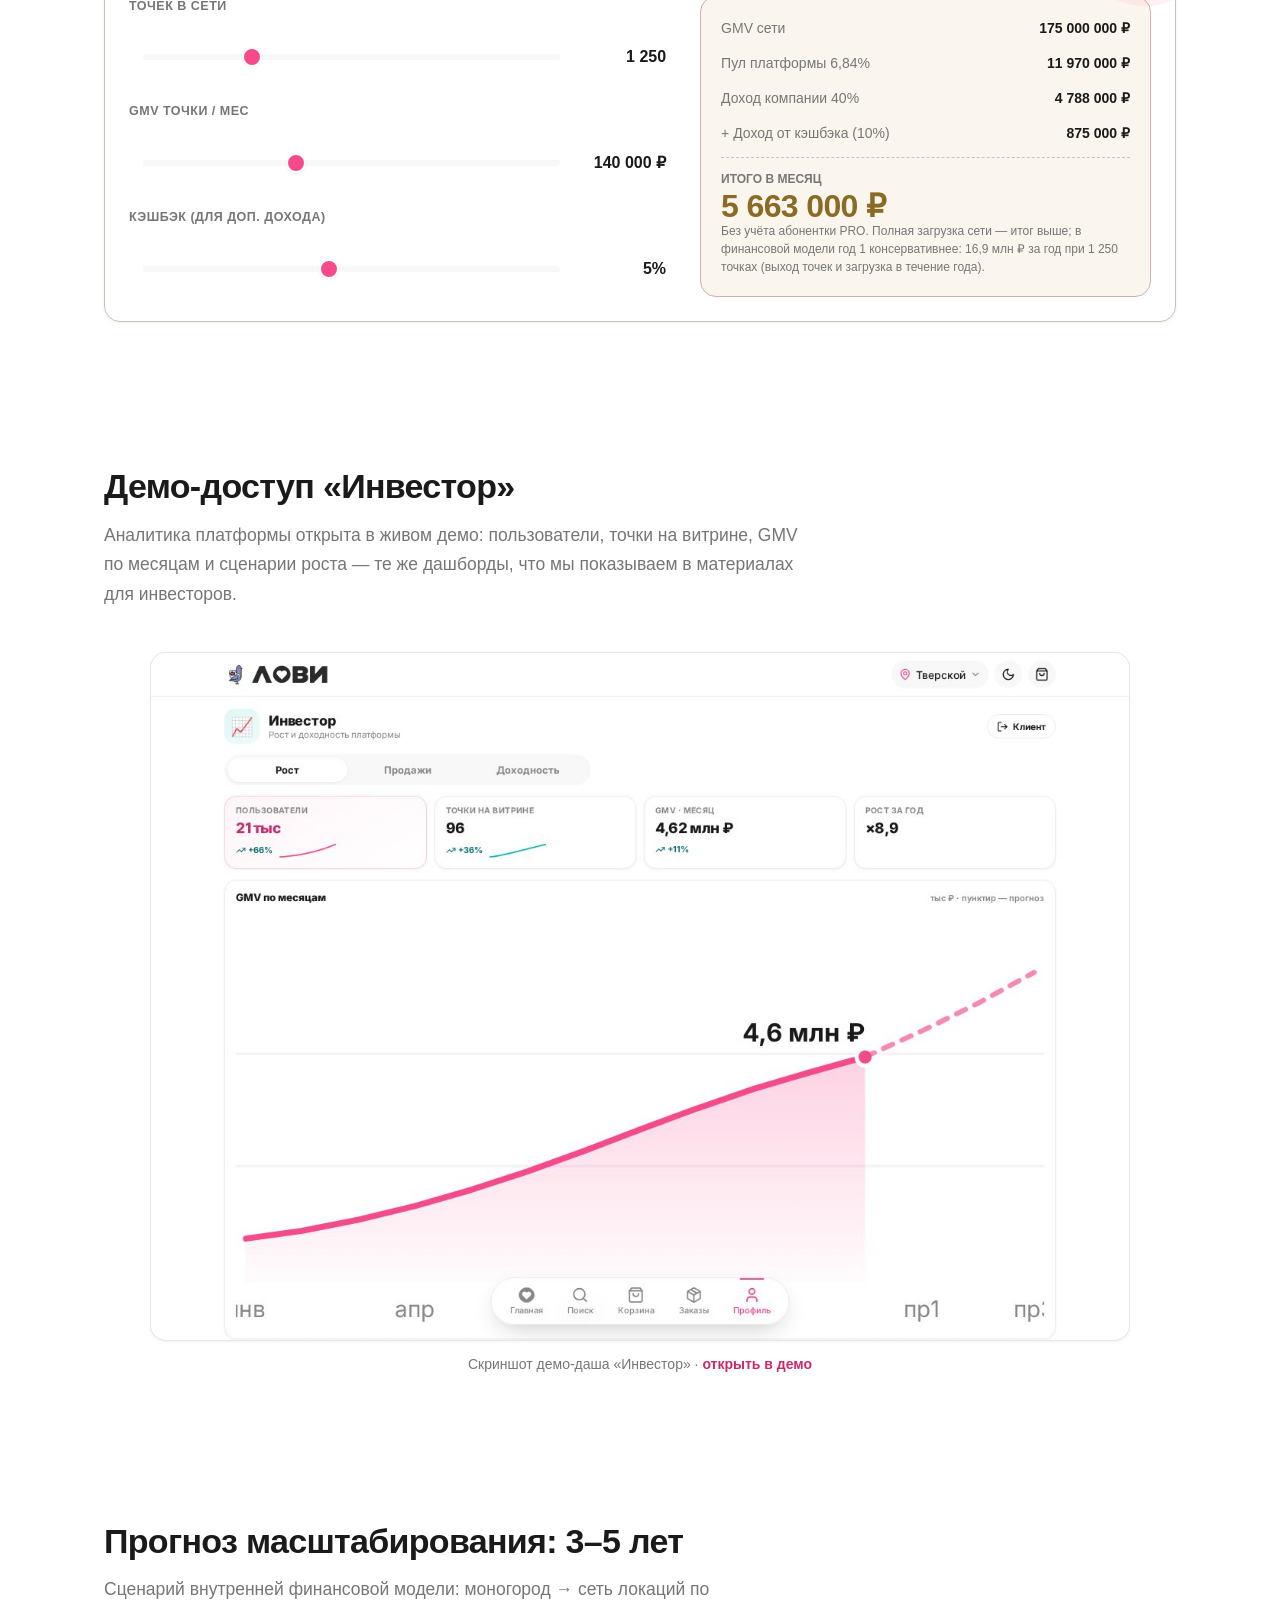
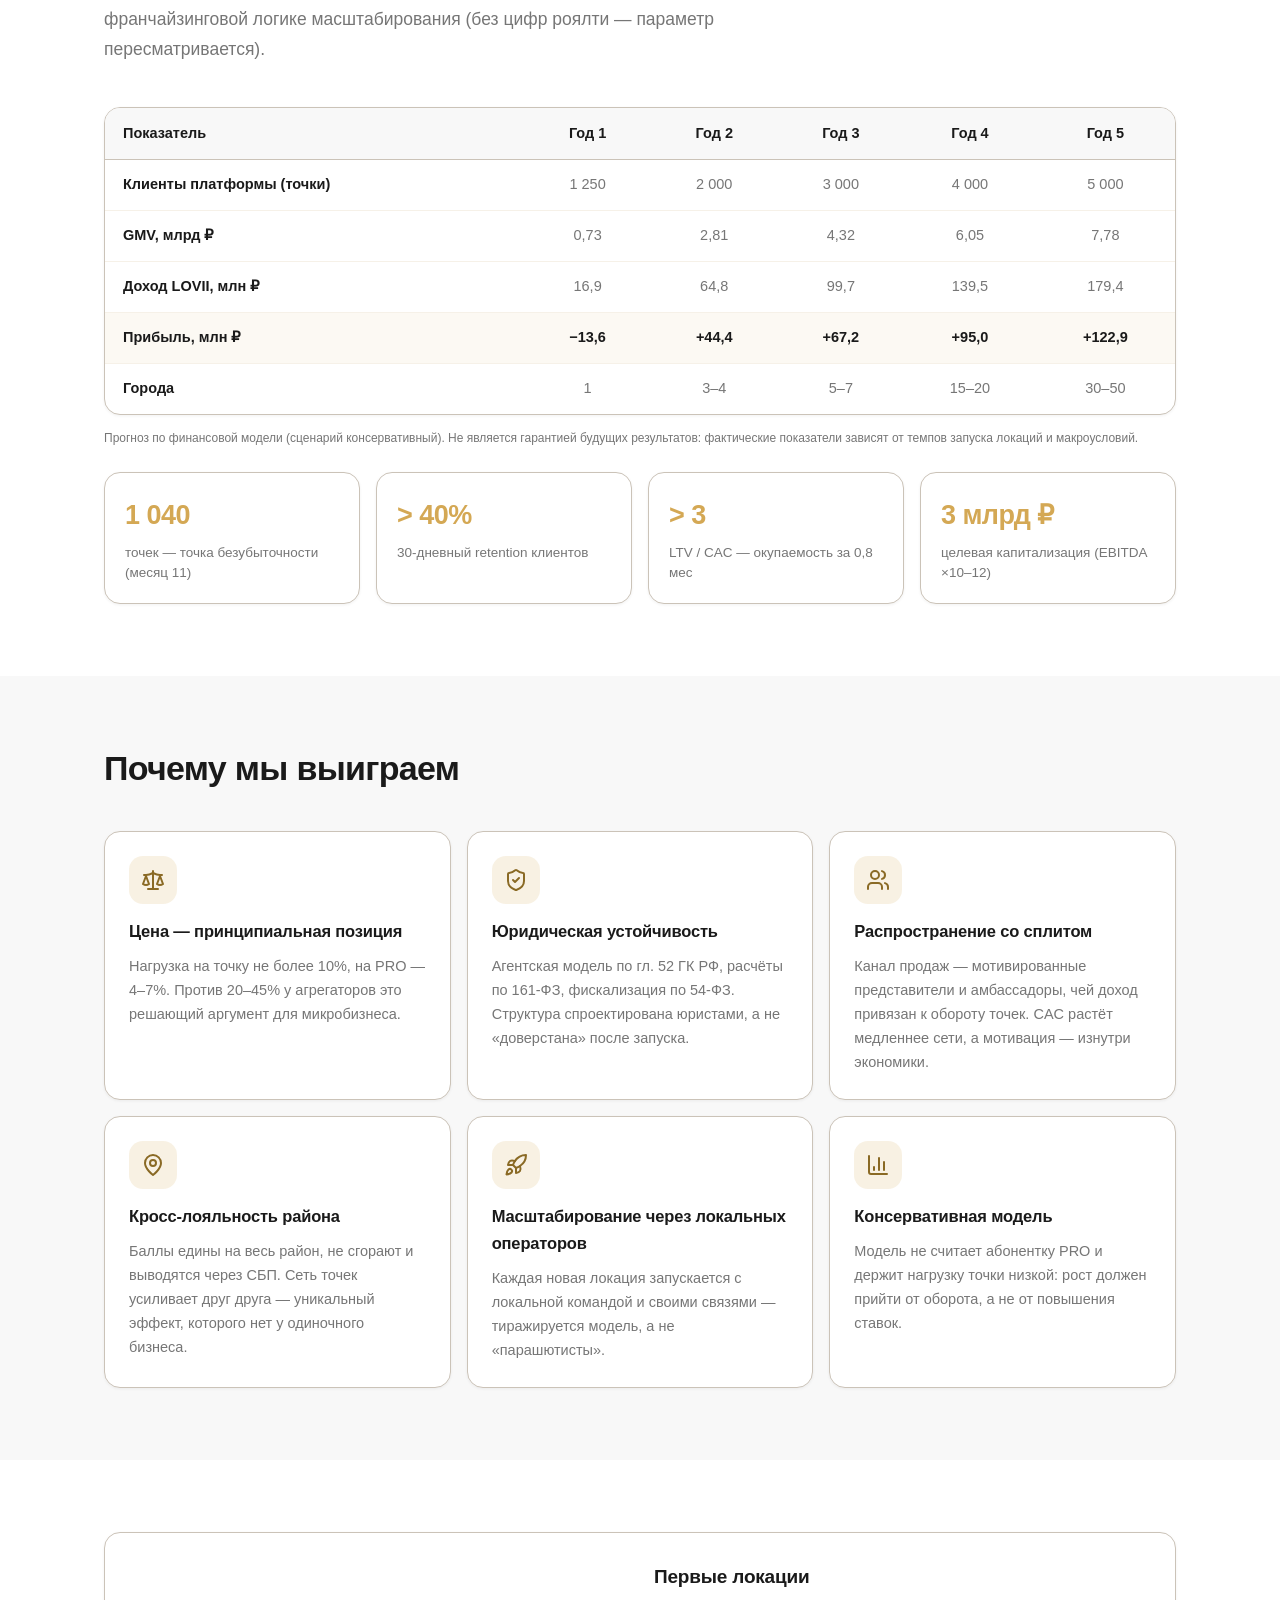
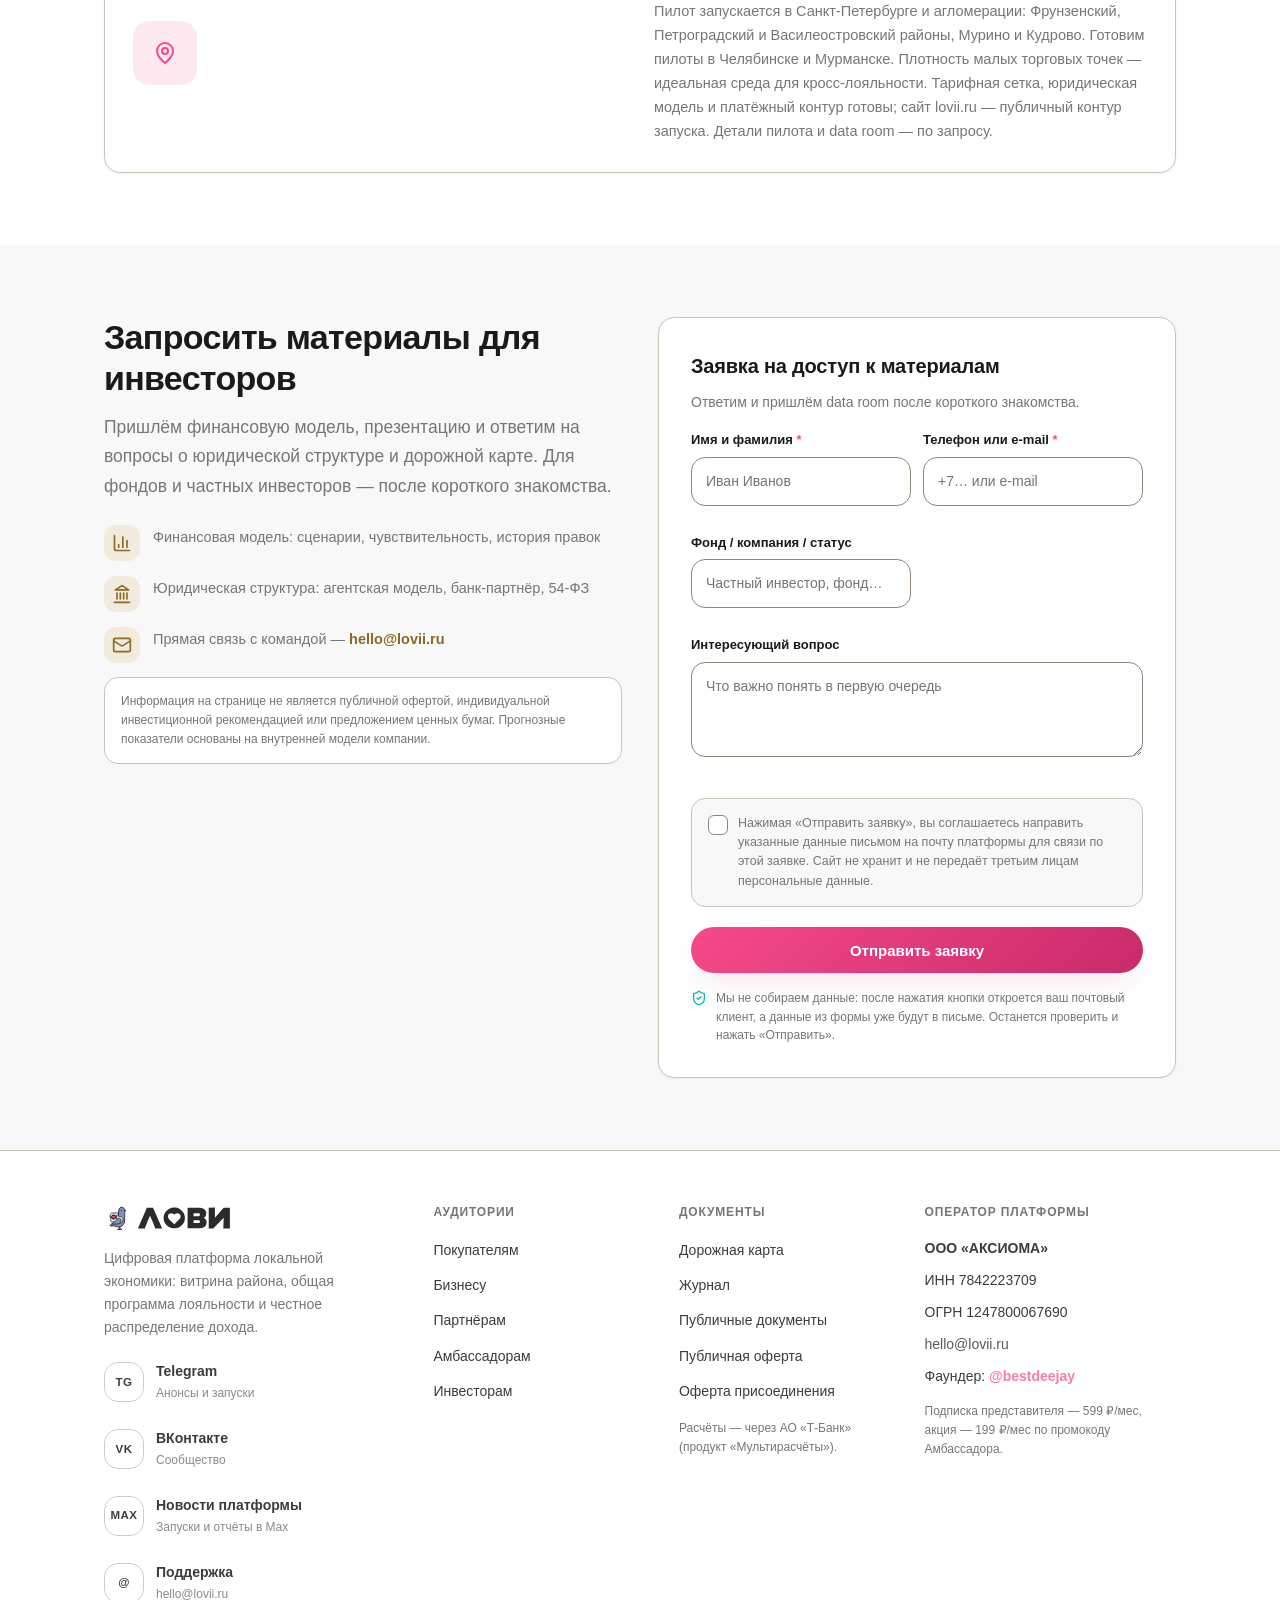
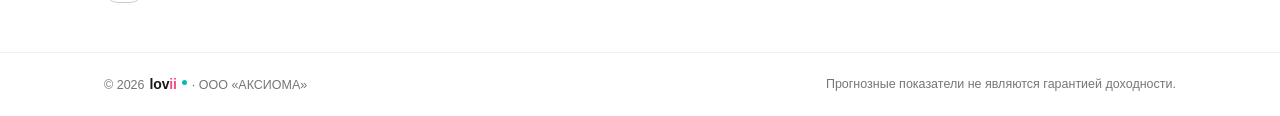
<file: investors/index.html>
<!doctype html>
<html lang="ru">
<head>
<script src="../assets/counters.js" defer></script>
<noscript><div><img src="https://mc.yandex.ru/watch/112999617" style="position:absolute;left:-9999px;" alt="" /></div></noscript>
<meta charset="utf-8">
<meta name="viewport" content="width=device-width, initial-scale=1, viewport-fit=cover">
<title>Инвесторам — модель и экономика платформы | LOVII</title>
<meta name="description" content="SaaS-платформа и агентская сеть: юнит-экономика точки, прогноз масштабирования на 5 лет, юридическая модель и первые локации в Санкт-Петербурге.">
<meta name="robots" content="index, follow">
<link rel="canonical" href="https://lovii.ru/investors/">
<meta property="og:type" content="website">
<meta property="og:site_name" content="LOVII">
<meta property="og:locale" content="ru_RU">
<meta property="og:title" content="Инвесторам — модель и экономика платформы | LOVII">
<meta property="og:description" content="SaaS-платформа и агентская сеть: юнит-экономика точки, прогноз масштабирования на 5 лет, юридическая модель и первые локации в Санкт-Петербурге.">
<meta property="og:url" content="https://lovii.ru/investors/">
<meta property="og:image" content="https://lovii.ru/og-image.png">
<meta property="og:image:width" content="1200">
<meta property="og:image:height" content="630">
<meta name="twitter:card" content="summary_large_image">
<meta name="twitter:title" content="Инвесторам — модель и экономика платформы | LOVII">
<meta name="twitter:description" content="SaaS-платформа и агентская сеть: юнит-экономика точки, прогноз масштабирования на 5 лет, юридическая модель и первые локации в Санкт-Петербурге.">
<meta name="twitter:image" content="https://lovii.ru/og-image.png">
<meta name="theme-color" id="metaTheme" content="#f64a8a">
<link rel="icon" href="../favicon.svg" type="image/svg+xml">
<link rel="icon" href="../favicon.png" type="image/png">
<link rel="apple-touch-icon" href="../lovii-icon-180.png">
<link rel="manifest" href="../manifest.webmanifest">
<script>(function(){try{var t=localStorage.getItem('lovii_theme');if(t!=='dark'&&t!=='light'){t=window.matchMedia&&window.matchMedia('(prefers-color-scheme: dark)').matches?'dark':'light'}document.documentElement.dataset.theme=t;var m=document.getElementById('metaTheme');if(m)m.setAttribute('content',t==='dark'?'#171219':'#f64a8a')}catch(e){}})();</script>
<link rel="stylesheet" href="../assets/lovii.css">
<link rel="stylesheet" href="../assets/site.css">
</head>
<body data-sprite="../assets/icons.svg">
<div class="scroll-progress" id="scrollProgress" aria-hidden="true"><i></i></div>
<a class="visually-hidden" href="#main">К содержимому</a>
<header class="site-header">
<div class="header-in">
<a class="logo" href="../" aria-label="LOVII — на главную"><img class="logo-light-img" src="../logo.svg" alt="LOVII" width="auto" height="30"><img class="logo-dark-img" src="../logo-dark.svg" alt="" aria-hidden="true"><span class="logo-tag">платформа<br>локальной экономики</span></a>
<nav class="nav" aria-label="Основная навигация"><a href="../clients/">Покупателям</a><a href="../business/">Бизнесу</a><a href="../partners/">Партнёрам</a><a href="../ambassadors/">Амбассадорам</a><a href="../investors/" class="active" aria-current="page">Инвесторам</a></nav>
<button class="theme-btn" id="themeBtn" type="button" aria-label="Сменить тему" title="Сменить тему"><svg class="ico i-moon" aria-hidden="true"><use href="../assets/icons.svg#i-moon"></use></svg><svg class="ico i-sun" aria-hidden="true"><use href="../assets/icons.svg#i-sun"></use></svg></button>
<a class="header-cta" href="#connect">Подключиться</a>
<button class="burger" id="burger" type="button" aria-label="Открыть меню" aria-expanded="false"><svg class="ico" aria-hidden="true"><use href="../assets/icons.svg#i-menu"></use></svg></button>
</div>
</header>
<div class="mobile-menu" id="mobileMenu">
<nav aria-label="Мобильная навигация"><a href="../clients/">Покупателям</a><a href="../business/">Бизнесу</a><a href="../partners/">Партнёрам</a><a href="../ambassadors/">Амбассадорам</a><a href="../investors/" class="active">Инвесторам</a><a class="m-cta" href="#connect">Подключиться</a></nav>
</div>
<main id="main">
<section class="l-hero l-hero-ink"><div class="orb o1" aria-hidden="true"></div><div class="orb o2" aria-hidden="true"></div><span class="ring" style="--s:220px;--x:64%;--y:10%" aria-hidden="true"></span><span class="ring g" style="--s:110px;--x:8%;--y:64%" aria-hidden="true"></span><div class="wrap"><span class="kicker e1"><svg class="ico" width="18" height="18" aria-hidden="true"><use href="../assets/icons.svg#i-rocket"></use></svg>Инвесторам</span><h1 class="e2">Инфраструктура <span class="hl-gold">локальной экономики</span> — район за районом</h1><p class="sub e3">LOVII — SaaS-платформа и агентская сеть, которая даёт микробизнесу цифровую инфраструктуру по нагрузке <span style="white-space:nowrap;font-weight:600;color:#fff">не более 10%</span> вместо 20–45% у федеральных агрегаторов, а жителям — единую карту лояльности района.</p><div class="cta-row e4"><a class="btn btn-gold-solid" href="#connect">Запросить материалы</a><a class="btn btn-ghost-light" href="#unit-econ">Смотреть экономику</a></div><a class="demo-link e5" href="https://lovii.mobiap.com/#/profile" target="_blank" rel="noopener noreferrer"><svg class="ico" width="18" height="18" aria-hidden="true"><use href="../assets/icons.svg#i-smartphone"></use></svg><span>Живое демо: доступ «Инвестор» — рост и доходность платформы</span><span class="dl-arrow"><svg class="ico" width="18" height="18" aria-hidden="true"><use href="../assets/icons.svg#i-arrow-right"></use></svg></span></a></div></section><section class="trust-strip"><div class="wrap"><div class="trust-in"><div class="trust-logos"><span><b>Т-Банк</b> Мультирасчёты</span><span><svg class="ico" width="16" height="16"><use href="../assets/icons.svg#i-shield"></use></svg> 54-ФЗ</span><span><svg class="ico" width="16" height="16"><use href="../assets/icons.svg#i-bank"></use></svg> 161-ФЗ</span><span>1 балл = 1 ₽</span><span id="utmBadge" class="utm-badge" style="display:none"></span></div><div class="trust-proof"><span class="st-chip live"><span class="lv-dot"></span>Пилот: СПб · 5 локаций</span><span class="st-chip"><svg class="ico" width="15" height="15"><use href="../assets/icons.svg#i-check-circle"></use></svg>Демо открыто</span></div></div></div></section>
<section style="padding:12px 0;background:#1a1a1a;color:#fff;border-bottom:1px solid rgba(255,255,255,.12)"><div class="wrap"><div style="display:flex;flex-wrap:wrap;gap:10px 18px;align-items:center;justify-content:space-between;font-size:13px"><span style="display:flex;gap:8px;align-items:center"><span class="lv-dot" style="background:var(--lv-pink)"></span><b style="color:#fff">Мы открыты миру</b> · живое демо <a href="https://lovii.mobiap.com/" target="_blank" rel="noopener" style="color:var(--lv-gold);font-weight:800;text-decoration:underline">lovii.mobiap.com</a> · документы на GitHub с историей</span><span style="display:flex;gap:8px;align-items:center"><a href="https://lovii.mobiap.com/" target="_blank" rel="noopener" class="btn btn-gold-solid" style="min-height:32px;padding:0 14px;font-size:12px">Потрогать демо</a></span></div></div></section>

<section class="sec rv"><div class="wrap"><div class="open-banner"><span class="kicker">Мы открыты к инвестициям</span><h2>Инвесторы — мы открыты миру</h2><p class="lead">Финмодель, deck и юнит-экономика — в закрытом репо. Публичные документы — на GitHub с историей. Пиши фаундеру напрямую — @bestdeejay в Telegram. Отвечаем за 24 часа.</p><div class="cta-row"><a class="btn btn-white" href="https://t.me/bestdeejay" target="_blank" rel="noopener">Написать @bestdeejay</a><a class="btn btn-ghost-light" href="https://axiiom-ru.github.io/lovii/" target="_blank" rel="noopener">Документы на GitHub</a></div></div></div></section>
<section class="sec rv"><div class="wrap"><div class="sec-head grid g2" style="max-width:none;align-items:end"><h2>Цифровой микробизнес для каждого предпринимателя</h2><p class="lead" style="margin-top:0">Локальный микробизнес — пекарни, кофейни, магазины, салоны, рынки, бытовые службы — остаётся вне цифры: своя витрина, касса и эквайринг поодиночке дороги и сложны.</p></div><div class="grid g3"><div class="card"><span class="ico-badge"><svg class="ico" width="18" height="18" aria-hidden="true"><use href="../assets/icons.svg#i-target"></use></svg></span><h3 style="margin-top:14px">Федералы забирают маржу</h3><p class="txt">Агрегаторы берут с точки <b>20–45%</b> реальной нагрузки и забирают клиентские данные — бизнес становится поставщиком под чужим брендом.</p></div><div class="card"><span class="ico-badge"><svg class="ico" width="18" height="18" aria-hidden="true"><use href="../assets/icons.svg#i-users"></use></svg></span><h3 style="margin-top:14px">У жителей нет единой карты</h3><p class="txt">На местные точки нет общей карты лояльности — жители переплачивают федералам за доставку.</p></div><div class="card"><span class="ico-badge"><svg class="ico" width="18" height="18" aria-hidden="true"><use href="../assets/icons.svg#i-pin"></use></svg></span><h3 style="margin-top:14px">Агрегация вместо конкуренции</h3><p class="txt">LOVII собирает локальные сервисы вместо войны с федералами: свои точки, свои данные, своя лояльность района.</p></div></div><div class="grid g2 mt-24"><div class="card"><span class="ico-badge t-gold"><svg class="ico" width="18" height="18" aria-hidden="true"><use href="../assets/icons.svg#i-chart"></use></svg></span><h3 style="margin-top:14px">SaaS + оборот</h3><p class="txt">Подписки и комиссия с оборота точек (нагрузка не более 10%). Прогноз не опирается на абонентку PRO.</p></div><div class="card"><span class="ico-badge t-gold"><svg class="ico" width="18" height="18" aria-hidden="true"><use href="../assets/icons.svg#i-bank"></use></svg></span><h3 style="margin-top:14px">Банк-партнёр</h3><p class="txt">Расчёты через АО «Т-Банк» (продукт «Мультирасчёты»). Платформа не владеет товаром и не хранит деньги клиентов.</p></div><div class="card"><span class="ico-badge t-gold"><svg class="ico" width="18" height="18" aria-hidden="true"><use href="../assets/icons.svg#i-receipt"></use></svg></span><h3 style="margin-top:14px">Фискализация на платформе</h3><p class="txt">ККТ Правообладателя по 54-ФЗ: точке не нужна своя касса, а платформа контролирует качество данных.</p></div><div class="card"><span class="ico-badge t-gold"><svg class="ico" width="18" height="18" aria-hidden="true"><use href="../assets/icons.svg#i-users"></use></svg></span><h3 style="margin-top:14px">Платный канал роста</h3><p class="txt">Канал роста — мотивированный маркетинг и вовлечённость представителей: доход зависит от оборота точек, поэтому продажи растут вместе с доходом сети.</p></div></div></div></section><section class="sec t-surface rv" id="unit-econ"><div class="wrap"><div class="sec-head"><h2>Юнит-экономика одной точки</h2><p class="lead">Консервативный сценарий: абонентская плата PRO исключена из прогноза — экономика держится на обороте.</p></div><div class="grid g4"><div class="stat-card"><div class="v v-ink">1 200 ₽</div><p class="l">средний чек клиента МСП</p></div><div class="stat-card"><div class="v v-ink">4 / день</div><p class="l">заказов клиента МСП</p></div><div class="stat-card"><div class="v v-ink">144 000 ₽</div><p class="l">GMV одной точки в месяц</p></div><div class="stat-card"><div class="v v-ink">9 850 ₽</div><p class="l">пул платформы с точки (Take Rate 6,84%)</p></div></div><div class="card pad-lg b-gold mt-16"><div style="display:flex;flex-wrap:wrap;align-items:baseline;justify-content:space-between;gap:12px"><h3>Доход компании с точки — нетто</h3><span style="font-size:30px;font-weight:800" class="v-gold">3 292 ₽/мес</span></div><div class="chip-flow"><span class="cf">пул 9 850 ₽</span><svg class="ico" aria-hidden="true"><use href="../assets/icons.svg#i-arrow-right"></use></svg><span class="cf">40% компании = 3 940 ₽</span><svg class="ico" aria-hidden="true"><use href="../assets/icons.svg#i-arrow-right"></use></svg><span class="cf">− комиссия перечисления 648 ₽</span><svg class="ico" aria-hidden="true"><use href="../assets/icons.svg#i-arrow-right"></use></svg><span class="cf result">= 3 292 ₽</span></div><p class="sec-note">Пул платформы 6,84% по картам (10% нагрузки минус эквайринг 3,16% с НДС 22%) и 9,3% по СБП. Прогнозные показатели не являются гарантией доходности.</p></div></div></section><section class="sec rv"><div class="wrap"><div class="sec-head"><h2>Калькулятор масштаба — для инвестора</h2><p class="lead">Двигайте ползунки — модель пересчитывает GMV и доход LOVII по юнит-экономике (144k GMV, пул 6,84%, 40% компании).</p></div><div class="calc-card" data-calc="partners"><div class="calc-head"><span class="ico-badge t-gold"><svg class="ico" width="18" height="18"><use href="../assets/icons.svg#i-chart"></use></svg></span><h3>Масштаб → доход</h3><span class="calc-badge">Модель</span></div><div class="calc-grid"><div class="calc-controls"><div class="ctrl"><label>Точек в сети</label><div class="row"><input type="range" min="10" max="5000" step="10" value="1250" data-part="count"><span class="val" data-part-val="count">1 250</span></div></div><div class="ctrl"><label>GMV точки / мес</label><div class="row"><input type="range" min="50000" max="300000" step="10000" value="144000" data-part="avg"><span class="val" data-part-val="avg">144 000 ₽</span></div></div><div class="ctrl"><label>Кэшбэк (для доп. дохода)</label><div class="row"><input type="range" min="1" max="10" step="1" value="5" data-part="cb"><span class="val" data-part-val="cb">5%</span></div></div></div><div class="calc-result" style="background:color-mix(in srgb, var(--lv-gold) 10%, transparent)"><div class="line"><span style="color:var(--lv-dim)">GMV сети</span><b data-part-out="gmv">180 000 000 ₽</b></div><div class="line"><span style="color:var(--lv-dim)">Пул платформы 6,84%</span><b data-part-out="pool">12 312 000 ₽</b></div><div class="line"><span style="color:var(--lv-dim)">Доход компании 40%</span><b data-part-out="income">4 924 800 ₽</b></div><div class="line"><span style="color:var(--lv-dim)">+ Доход от кэшбэка (10%)</span><b data-part-out="cb">900 000 ₽</b></div><div style="border-top:1px dashed var(--lv-line);padding-top:12px"><div style="font-size:12px;color:var(--lv-dim);text-transform:uppercase;font-weight:700">Итого в месяц</div><div class="big" data-part-out="total" style="color:var(--lv-gold-text)">5 824 800 ₽</div><div class="calc-hint">Без учёта абонентки PRO. Полная загрузка сети — итог выше; в финансовой модели год 1 консервативнее: 16,9 млн ₽ за год при 1 250 точках (выход точек и загрузка в течение года).</div></div></div></div></div></div></section><section class="sec rv"><div class="wrap"><div class="sec-head"><h2>Демо-доступ «Инвестор»</h2><p class="lead">Аналитика платформы открыта в живом демо: пользователи, точки на витрине, GMV по месяцам и сценарии роста — те же дашборды, что мы показываем в материалах для инвесторов.</p></div><figure class="shot-card"><img src="../assets/shots/demo-investor.jpg" alt="Демо-дашборд инвестора LOVII: рост пользователей, точек и GMV по месяцам" width="1280" height="900" loading="lazy"></figure><p class="shot-cap">Скриншот демо-даша «Инвестор» · <a href="https://lovii.mobiap.com/#/profile" target="_blank" rel="noopener noreferrer">открыть в демо</a></p></div></section><section class="sec rv"><div class="wrap"><div class="sec-head"><h2>Прогноз масштабирования: 3–5 лет</h2><p class="lead">Сценарий внутренней финансовой модели: моногород → сеть локаций по франчайзинговой логике масштабирования (без цифр роялти — параметр пересматривается).</p></div><div class="tbl-wrap"><table><thead><tr><th>Показатель</th><th style="text-align:center">Год 1</th><th style="text-align:center">Год 2</th><th style="text-align:center">Год 3</th><th style="text-align:center">Год 4</th><th style="text-align:center">Год 5</th></tr></thead><tbody><tr><td style="font-weight:600;color:var(--lv-ink)">Клиенты платформы (точки)</td><td style="text-align:center;font-variant-numeric:tabular-nums">1 250</td><td style="text-align:center;font-variant-numeric:tabular-nums">2 000</td><td style="text-align:center;font-variant-numeric:tabular-nums">3 000</td><td style="text-align:center;font-variant-numeric:tabular-nums">4 000</td><td style="text-align:center;font-variant-numeric:tabular-nums">5 000</td></tr><tr><td style="font-weight:600;color:var(--lv-ink)">GMV, млрд ₽</td><td style="text-align:center;font-variant-numeric:tabular-nums">0,73</td><td style="text-align:center;font-variant-numeric:tabular-nums">2,81</td><td style="text-align:center;font-variant-numeric:tabular-nums">4,32</td><td style="text-align:center;font-variant-numeric:tabular-nums">6,05</td><td style="text-align:center;font-variant-numeric:tabular-nums">7,78</td></tr><tr><td style="font-weight:600;color:var(--lv-ink)">Доход LOVII, млн ₽</td><td style="text-align:center;font-variant-numeric:tabular-nums">16,9</td><td style="text-align:center;font-variant-numeric:tabular-nums">64,8</td><td style="text-align:center;font-variant-numeric:tabular-nums">99,7</td><td style="text-align:center;font-variant-numeric:tabular-nums">139,5</td><td style="text-align:center;font-variant-numeric:tabular-nums">179,4</td></tr><tr class="row-mark"><td style="font-weight:600;color:var(--lv-ink)">Прибыль, млн ₽</td><td style="text-align:center;font-variant-numeric:tabular-nums;font-weight:700;color:var(--lv-ink)">−13,6</td><td style="text-align:center;font-variant-numeric:tabular-nums;font-weight:700;color:var(--lv-ink)">+44,4</td><td style="text-align:center;font-variant-numeric:tabular-nums;font-weight:700;color:var(--lv-ink)">+67,2</td><td style="text-align:center;font-variant-numeric:tabular-nums;font-weight:700;color:var(--lv-ink)">+95,0</td><td style="text-align:center;font-variant-numeric:tabular-nums;font-weight:700;color:var(--lv-ink)">+122,9</td></tr><tr><td style="font-weight:600;color:var(--lv-ink)">Города</td><td style="text-align:center;font-variant-numeric:tabular-nums">1</td><td style="text-align:center;font-variant-numeric:tabular-nums">3–4</td><td style="text-align:center;font-variant-numeric:tabular-nums">5–7</td><td style="text-align:center;font-variant-numeric:tabular-nums">15–20</td><td style="text-align:center;font-variant-numeric:tabular-nums">30–50</td></tr></tbody></table></div><p class="sec-note">Прогноз по финансовой модели (сценарий консервативный). Не является гарантией будущих результатов: фактические показатели зависят от темпов запуска локаций и макроусловий.</p><div class="grid g4 mt-24"><div class="stat-card"><div class="v v-gold">1 040</div><p class="l">точек — точка безубыточности (месяц 11)</p></div><div class="stat-card"><div class="v v-gold">&gt; 40%</div><p class="l">30-дневный retention клиентов</p></div><div class="stat-card"><div class="v v-gold">&gt; 3</div><p class="l">LTV / CAC — окупаемость за 0,8 мес</p></div><div class="stat-card"><div class="v v-gold">3 млрд ₽</div><p class="l">целевая капитализация (EBITDA ×10–12)</p></div></div></div></section><section class="sec t-surface rv"><div class="wrap"><div class="sec-head"><h2>Почему мы выиграем</h2></div><div class="grid g3"><div class="card"><span class="ico-badge t-gold"><svg class="ico" width="18" height="18" aria-hidden="true"><use href="../assets/icons.svg#i-scale"></use></svg></span><h3 style="margin-top:14px">Цена — принципиальная позиция</h3><p class="txt">Нагрузка на точку не более 10%, на PRO — 4–7%. Против 20–45% у агрегаторов это решающий аргумент для микробизнеса.</p></div><div class="card"><span class="ico-badge t-gold"><svg class="ico" width="18" height="18" aria-hidden="true"><use href="../assets/icons.svg#i-shield"></use></svg></span><h3 style="margin-top:14px">Юридическая устойчивость</h3><p class="txt">Агентская модель по гл. 52 ГК РФ, расчёты по 161-ФЗ, фискализация по 54-ФЗ. Структура спроектирована юристами, а не «доверстана» после запуска.</p></div><div class="card"><span class="ico-badge t-gold"><svg class="ico" width="18" height="18" aria-hidden="true"><use href="../assets/icons.svg#i-users"></use></svg></span><h3 style="margin-top:14px">Распространение со сплитом</h3><p class="txt">Канал продаж — мотивированные представители и амбассадоры, чей доход привязан к обороту точек. CAC растёт медленнее сети, а мотивация — изнутри экономики.</p></div><div class="card"><span class="ico-badge t-gold"><svg class="ico" width="18" height="18" aria-hidden="true"><use href="../assets/icons.svg#i-pin"></use></svg></span><h3 style="margin-top:14px">Кросс-лояльность района</h3><p class="txt">Баллы едины на весь район, не сгорают и выводятся через СБП. Сеть точек усиливает друг друга — уникальный эффект, которого нет у одиночного бизнеса.</p></div><div class="card"><span class="ico-badge t-gold"><svg class="ico" width="18" height="18" aria-hidden="true"><use href="../assets/icons.svg#i-rocket"></use></svg></span><h3 style="margin-top:14px">Масштабирование через локальных операторов</h3><p class="txt">Каждая новая локация запускается с локальной командой и своими связями — тиражируется модель, а не «парашютисты».</p></div><div class="card"><span class="ico-badge t-gold"><svg class="ico" width="18" height="18" aria-hidden="true"><use href="../assets/icons.svg#i-chart"></use></svg></span><h3 style="margin-top:14px">Консервативная модель</h3><p class="txt">Модель не считает абонентку PRO и держит нагрузку точки низкой: рост должен прийти от оборота, а не от повышения ставок.</p></div></div></div></section><section class="sec rv"><div class="wrap"><div class="card pad-lg"><div class="grid g2" style="align-items:center;gap:28px"><span class="ico-badge" style="width:64px;height:64px;border-radius:var(--lv-r-lg)"><svg class="ico ico-lg" width="18" height="18" aria-hidden="true"><use href="../assets/icons.svg#i-pin"></use></svg></span><div><h3 style="font-size:19px">Первые локации</h3><p class="txt" style="margin-top:8px">Пилот запускается в Санкт-Петербурге и агломерации: Фрунзенский, Петроградский и Василеостровский районы, Мурино и Кудрово. Готовим пилоты в Челябинске и Мурманске. Плотность малых торговых точек — идеальная среда для кросс-лояльности. Тарифная сетка, юридическая модель и платёжный контур готовы; сайт lovii.ru — публичный контур запуска. Детали пилота и data room — по запросу.</p></div></div></div></div></section><section class="sec t-surface rv" id="connect"><div class="wrap"><div class="lead-grid"><div><h2>Запросить материалы для инвесторов</h2><p class="lead">Пришлём финансовую модель, презентацию и ответим на вопросы о юридической структуре и дорожной карте. Для фондов и частных инвесторов — после короткого знакомства.</p><ul class="mini-list mt-24"><li><span class="ico-badge sm t-gold"><svg class="ico" width="18" height="18" aria-hidden="true"><use href="../assets/icons.svg#i-chart"></use></svg></span><p>Финансовая модель: сценарии, чувствительность, история правок</p></li><li><span class="ico-badge sm t-gold"><svg class="ico" width="18" height="18" aria-hidden="true"><use href="../assets/icons.svg#i-bank"></use></svg></span><p>Юридическая структура: агентская модель, банк-партнёр, 54-ФЗ</p></li><li><span class="ico-badge sm t-gold"><svg class="ico" width="18" height="18" aria-hidden="true"><use href="../assets/icons.svg#i-mail"></use></svg></span><p>Прямая связь с командой — <a href="mailto:hello@lovii.ru" style="color:var(--lv-gold-text);font-weight:700">hello@lovii.ru</a></p></li></ul><p class="sec-note" style="border:1px solid var(--lv-line);background:var(--lv-card);border-radius:var(--lv-r-md);padding:14px 16px">Информация на странице не является публичной офертой, индивидуальной инвестиционной рекомендацией или предложением ценных бумаг. Прогнозные показатели основаны на внутренней модели компании.</p></div><div class="lead-card">
<form class="lead-form" data-lead novalidate>
<h3>Заявка на доступ к материалам</h3>
<p class="lsub">Ответим и пришлём data room после короткого знакомства.</p>
<div class="form-grid mt-16"><div class="f-field"><label class="lb" for="f-name">Имя и фамилия <span style="color:var(--lv-pink)">*</span></label><input type="text" id="f-name" data-fname="name" data-label="Имя и фамилия" placeholder="Иван Иванов" data-required></div><div class="f-field"><label class="lb" for="f-contact">Телефон или e-mail <span style="color:var(--lv-pink)">*</span></label><input type="text" id="f-contact" data-fname="contact" data-label="Телефон или e-mail" placeholder="+7… или e-mail" data-required></div><div class="f-field"><label class="lb" for="f-extra">Фонд / компания / статус</label><input type="text" id="f-extra" data-fname="extra" data-label="Фонд / компания / статус" placeholder="Частный инвестор, фонд…"></div><div class="f-field" style="grid-column:1/-1"><label class="lb" for="f-comment">Интересующий вопрос</label><textarea id="f-comment" data-fname="comment" data-label="Интересующий вопрос" placeholder="Что важно понять в первую очередь" rows="3"></textarea></div></div>
<label class="consent"><span class="check-row"><input type="checkbox" name="consent"><span class="cbx"><svg class="ico" width="18" height="18" aria-hidden="true"><use href="../assets/icons.svg#i-check"></use></svg></span><span>Нажимая «Отправить заявку», вы соглашаетесь направить указанные данные письмом на почту платформы для связи по этой заявке. Сайт не хранит и не передаёт третьим лицам персональные данные.</span></span></label>
<p class="form-err">Без согласия на обработку данных отправка невозможна (152-ФЗ).</p>
<button class="btn btn-primary btn-block lead-submit" type="submit">Отправить заявку</button>
<p class="form-safe"><svg class="ico" width="18" height="18" aria-hidden="true"><use href="../assets/icons.svg#i-shield"></use></svg><span>Мы не собираем данные: после нажатия кнопки откроется ваш почтовый клиент, а данные из формы уже будут в письме. Останется проверить и нажать «Отправить».</span></p><script type="application/json">{"role": "Инвестор"}</script>
</form>
</div>
</div></div></section>
</main>
<footer class="site-footer">
<div class="wrap">
<div class="foot-grid">
<div>
<span class="logo"><img class="logo-light-img" src="../logo.svg" alt="LOVII" width="auto" height="30"><img class="logo-dark-img" src="../logo-dark.svg" alt="" aria-hidden="true"></span>
<p class="foot-about">Цифровая платформа локальной экономики: витрина района, общая программа лояльности и честное распределение дохода.</p>
<ul class="soc-list"><li><a href="https://t.me/loviiru" target="_blank" rel="noopener noreferrer" aria-label="Telegram LOVII — анонсы и запуски"><span class="soc-mark" aria-hidden="true">TG</span><span class="soc-txt"><b>Telegram</b><i>Анонсы и запуски</i></span></a></li><li><a href="https://vk.ru/loviiru" target="_blank" rel="noopener noreferrer" aria-label="LOVII во ВКонтакте — сообщество"><span class="soc-mark" aria-hidden="true">VK</span><span class="soc-txt"><b>ВКонтакте</b><i>Сообщество</i></span></a></li><li><a href="https://max.ru/channel_lovii" target="_blank" rel="noopener noreferrer" aria-label="Новости платформы — канал LOVII в Max"><span class="soc-mark" aria-hidden="true">MAX</span><span class="soc-txt"><b>Новости платформы</b><i>Запуски и отчёты в Max</i></span></a></li><li><a href="mailto:hello@lovii.ru" aria-label="Поддержка — написать на почту"><span class="soc-mark" aria-hidden="true">@</span><span class="soc-txt"><b>Поддержка</b><i>hello@lovii.ru</i></span></a></li></ul>
</div>
<nav aria-label="Аудитории"><h3>Аудитории</h3><ul><li><a href="../clients/">Покупателям</a></li><li><a href="../business/">Бизнесу</a></li><li><a href="../partners/">Партнёрам</a></li><li><a href="../ambassadors/">Амбассадорам</a></li><li><a href="../investors/">Инвесторам</a></li></ul></nav>
<div><h3>Документы</h3><ul><li><a href="../roadmap/">Дорожная карта</a></li><li><a href="../journal/">Журнал</a></li><li><a href="https://axiiom-ru.github.io/lovii/" target="_blank" rel="noopener noreferrer">Публичные документы</a></li><li><a href="https://axiiom-ru.github.io/lovii/docs/%D0%9F%D1%83%D0%B1%D0%BB%D0%B8%D1%87%D0%BD%D0%B0%D1%8F_%D0%BE%D1%84%D0%B5%D1%80%D1%82%D0%B0.html" target="_blank" rel="noopener noreferrer">Публичная оферта</a></li><li><a href="https://axiiom-ru.github.io/lovii/docs/%D0%9E%D1%84%D0%B5%D1%80%D1%82%D0%B0_%D0%BF%D1%80%D0%B8%D1%81%D0%BE%D0%B5%D0%B4%D0%B8%D0%BD%D0%B5%D0%BD%D0%B8%D1%8F.html" target="_blank" rel="noopener noreferrer">Оферта присоединения</a></li></ul><p class="foot-note">Расчёты — через АО «Т-Банк» (продукт «Мультирасчёты»).</p></div>
<div><h3>Оператор платформы</h3><ul class="foot-legal"><li class="strong">ООО «АКСИОМА»</li><li>ИНН 7842223709</li><li>ОГРН 1247800067690</li><li><a href="mailto:hello@lovii.ru">hello@lovii.ru</a></li><li>Фаундер: <a href="https://t.me/bestdeejay" target="_blank" rel="noopener" style="color:var(--lv-pink);font-weight:700">@bestdeejay</a></li></ul><p class="foot-note">Подписка представителя — 599 ₽/мес, акция — 199 ₽/мес по промокоду Амбассадора.</p></div>
</div>
</div>
<div class="foot-bottom"><div class="wrap"><div class="in"><span class="brandline">© 2026 <b>lov<span style="color:var(--lv-pink)">ii</span></b><i></i> · ООО «АКСИОМА»</span><span>Прогнозные показатели не являются гарантией доходности.</span></div></div></div>
</footer>
<button class="up-btn" id="upBtn" type="button" aria-label="Наверх"><svg class="ico" aria-hidden="true"><use href="../assets/icons.svg#i-arrow-up"></use></svg></button>
<div class="sticky-cta" id="stickyCta"><span class="txt"><b>Инвесторам · модель 5 лет</b>Юнит-экономика и data room</span><a class="btn btn-primary" href="#connect" data-analytics="sticky_invest">Запросить материалы</a></div>
<script src="../assets/lovii-demo-data.js"></script>
<script src="../assets/site.js" defer></script>
<script type="application/ld+json">{"@context":"https://schema.org","@type":"Organization","name":"LOVII","url":"https://lovii.ru/","logo":"https://lovii.ru/logo.svg","description":"Платформа локальной экономики: витрина района, лояльность 1 балл = 1 ₽, честный сплит 40/40/20","sameAs":["https://t.me/loviiru","https://vk.ru/loviiru","https://max.ru/channel_lovii"],"foundingDate":"2025-09","address":{"@type":"PostalAddress","addressLocality":"Санкт-Петербург","addressCountry":"RU"}}</script>
<script type="application/ld+json">{"@context":"https://schema.org","@type":"BreadcrumbList","itemListElement":[{"@type":"ListItem","position":1,"name":"Главная","item":"https://lovii.ru/"},{"@type":"ListItem","position":2,"name":"Инвесторам","item":"https://lovii.ru/investors/"}]}</script>
</body>
</html>
</file>
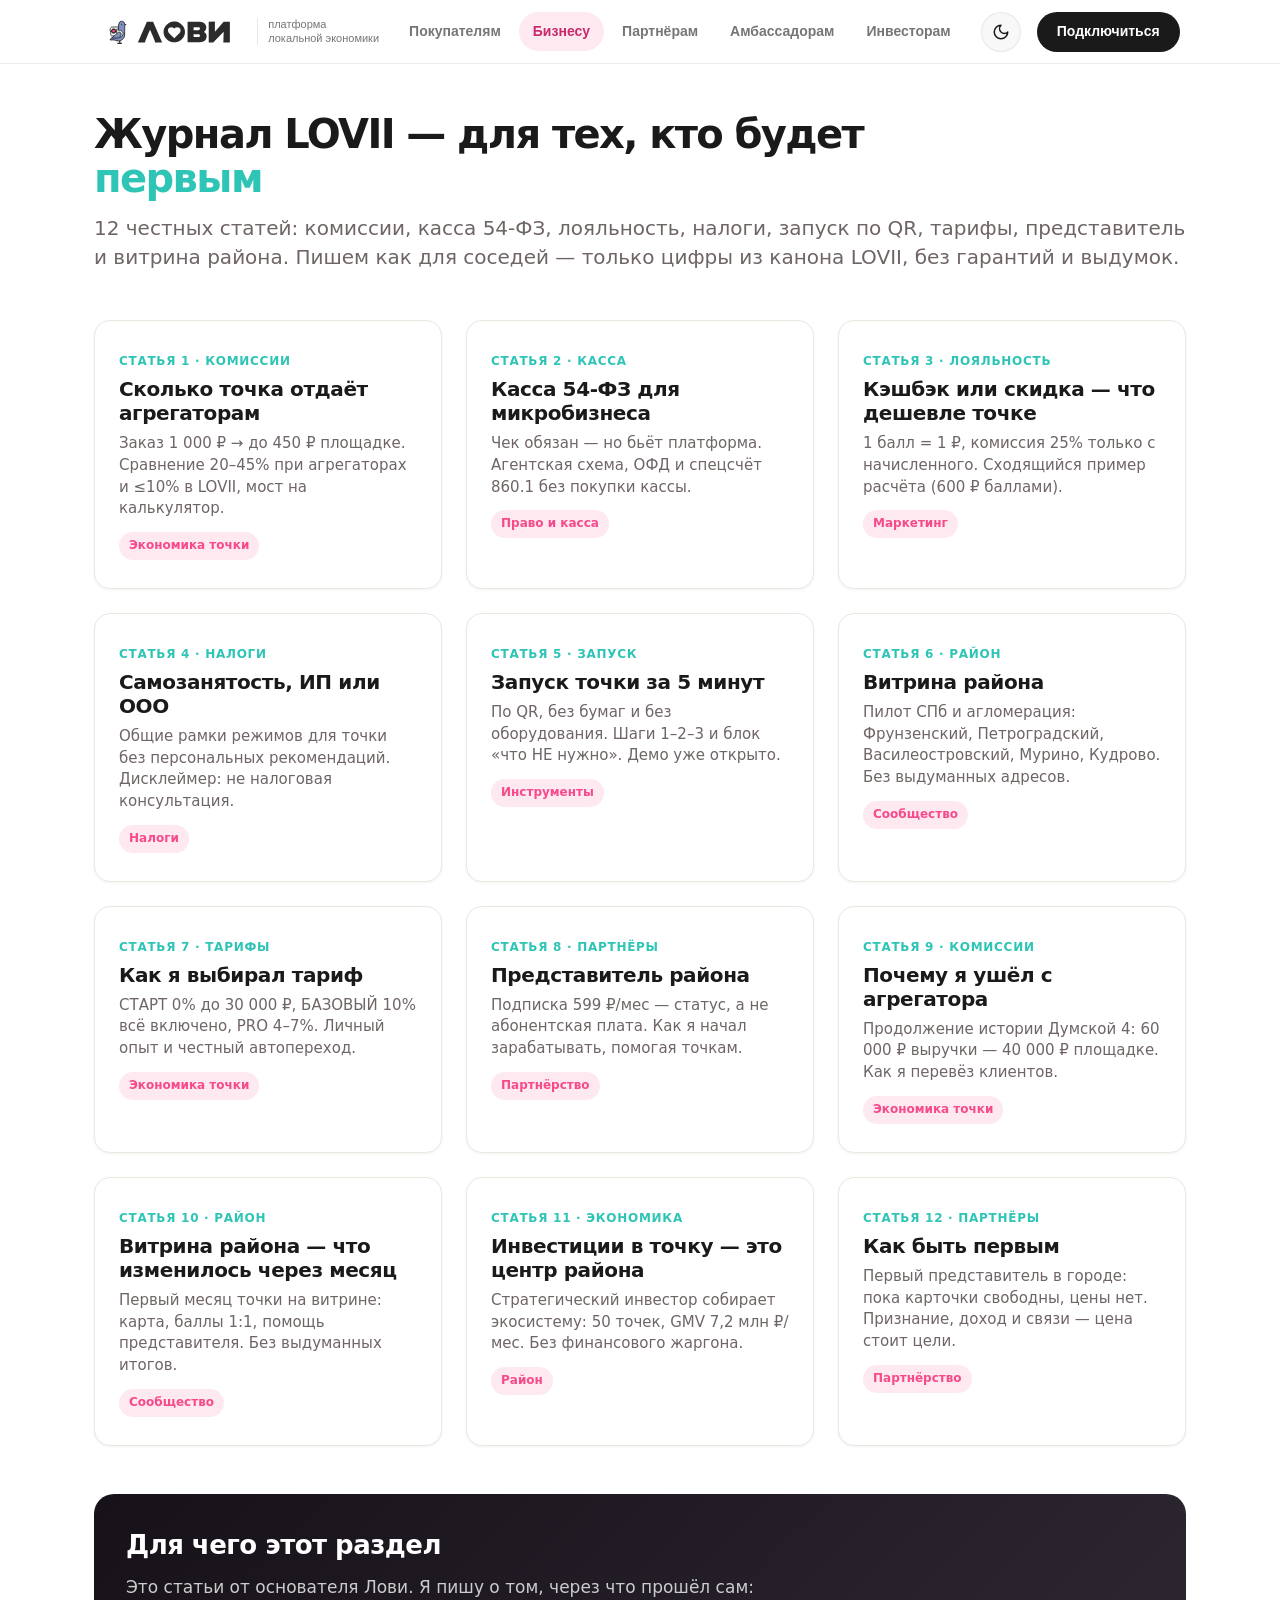
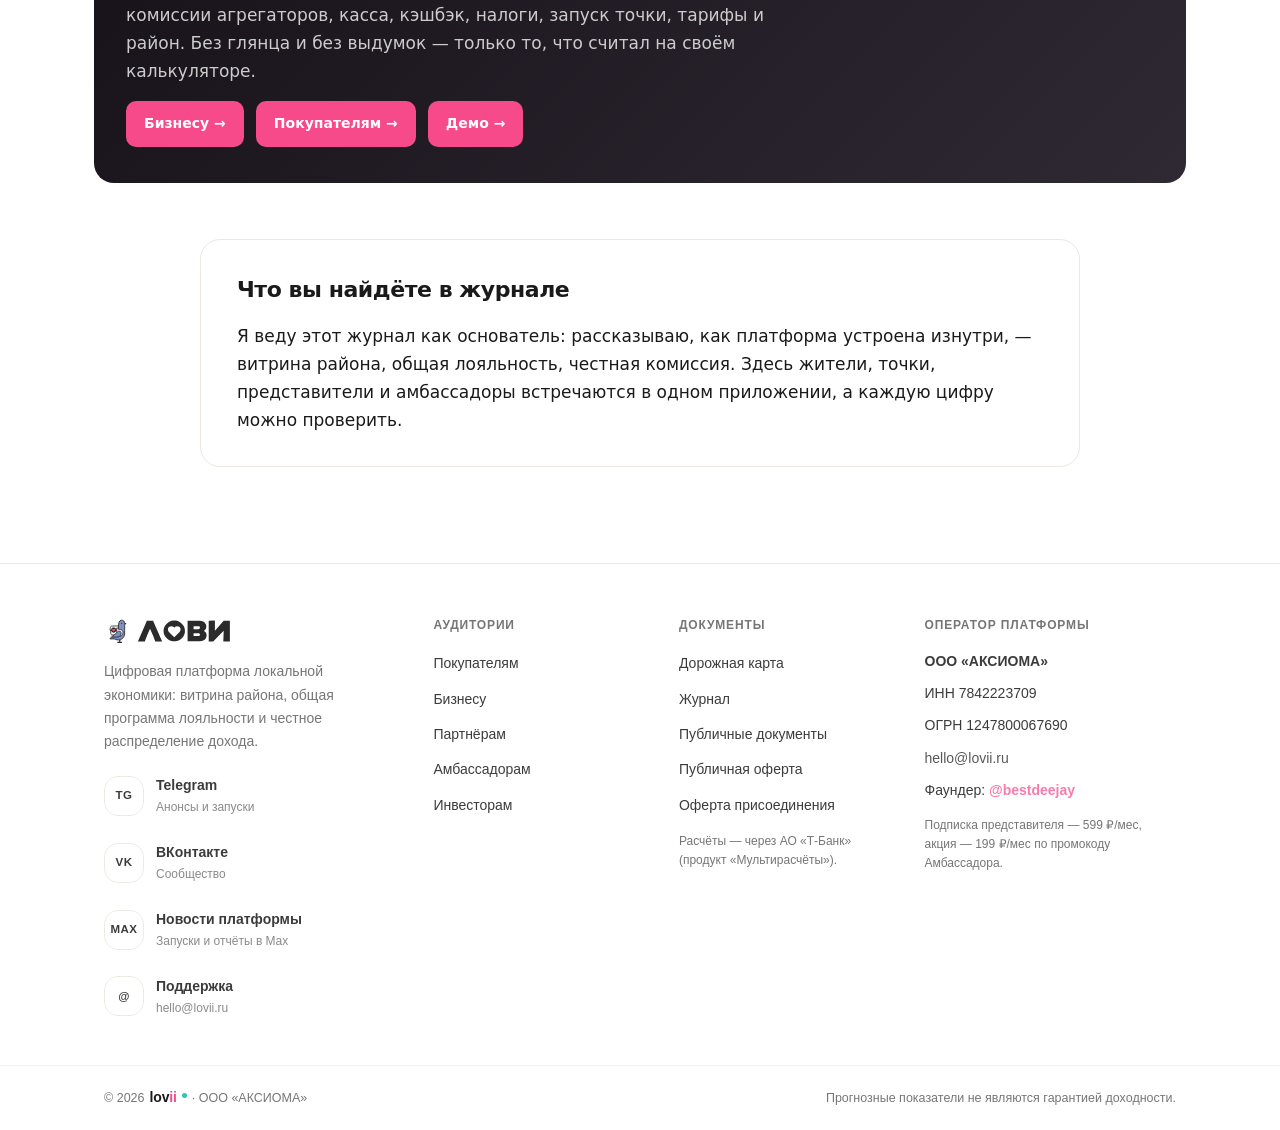
<file: journal/index.html>
<!doctype html>
<html lang="ru">
<head>
<script src="../assets/counters.js" defer></script>
<noscript><div><img src="https://mc.yandex.ru/watch/112999617" style="position:absolute;left:-9999px;" alt="" /></div></noscript>
<meta charset="utf-8">
<meta name="viewport" content="width=device-width, initial-scale=1, viewport-fit=cover">
<title>Журнал LOVII — статьи для микробизнеса и МСП</title>
<meta name="description" content="12 статей для точек МСП: комиссии, касса 54-ФЗ, кэшбэк, налоги, запуск по QR, тарифы, представитель и витрина района. Цифры — из канона LOVII.">
<meta name="robots" content="index, follow">
<link rel="canonical" href="https://lovii.ru/journal/">
<meta property="og:type" content="website">
<meta property="og:site_name" content="LOVII — журнал">
<meta property="og:locale" content="ru_RU">
<meta property="og:title" content="Журнал LOVII — статьи для микробизнеса и МСП">
<meta property="og:description" content="Комиссии, касса 54-ФЗ, лояльность, налоги, запуск и район. Реальные цифры для точек МСП без выдуманных фактов.">
<meta property="og:url" content="https://lovii.ru/journal/">
<meta property="og:image" content="https://lovii.ru/og-image.png">
<meta name="theme-color" content="#f64a8a">
<link rel="icon" href="../favicon.svg" type="image/svg+xml">
<link rel="stylesheet" href="../assets/lovii.css">
<link rel="stylesheet" href="../assets/site.css">
<style>
:root{--lv-text:#2e2933;--lv-muted:#6f6565;--lv-tiffany:#2ec4b6;--lv-pink:#f64a8a;--lv-soft:#faf7f4;--lv-line:#ece8e0;--lv-gold:#e6b23c;}html[data-theme="dark"]{--lv-text:#ece2ea;--lv-muted:#a798a6;--lv-soft:#211b26;--lv-line:#554a58;}
.journal-index{max-width:1140px;margin:0 auto;padding:48px 24px 96px;font-family:system-ui,-apple-system,"Segoe UI",Roboto,Helvetica,Arial,sans-serif;color:var(--lv-text);line-height:1.65;font-size:17px;}
.journal-index h1{font-size:40px;line-height:1.1;font-weight:800;color:var(--lv-ink);letter-spacing:-0.04em;margin:0 0 14px;}
.journal-index .sub{font-size:20px;color:var(--lv-muted);margin-bottom:48px;line-height:1.45;}
.journal-index .grid{display:grid;grid-template-columns:repeat(auto-fill,minmax(320px,1fr));gap:24px;}
.card{background:var(--lv-card);border:1.5px solid var(--lv-line);border-radius:16px;padding:24px 24px 28px;text-decoration:none;color:inherit;transition:transform .06s ease,border-color .12s ease,box-shadow .12s ease;display:block;}
.card:hover{transform:translateY(-2px);border-color:var(--lv-tiffany);box-shadow:0 12px 28px rgba(46,196,182,0.08);}
.card .num{font-size:12px;font-weight:800;color:var(--lv-tiffany);letter-spacing:0.06em;text-transform:uppercase;margin-bottom:6px;}
.card h2{font-size:20px;font-weight:800;color:var(--lv-ink);margin:4px 0 8px;line-height:1.2;letter-spacing:-0.02em;}
.card p{font-size:15px;color:var(--lv-muted);margin:0;line-height:1.45;}
.card .tag{display:inline-block;margin-top:12px;font-size:12px;font-weight:700;color:var(--lv-pink);background:var(--lv-soft-pink);padding:4px 10px;border-radius:32px;}
.journal-index .intro-section{background:linear-gradient(135deg,#171219 0%,#2e2933 100%);color:#fff;border-radius:20px;padding:36px 32px;margin-top:48px;}
.journal-index .intro-section h2{color:#fff;font-size:26px;margin:0 0 12px;}
.journal-index .intro-section p{color:#ccc;margin:0 0 16px;max-width:640px;}
.journal-index .intro-section .links{display:flex;gap:12px;flex-wrap:wrap;}
.journal-index .intro-section a.btn{background:var(--lv-pink);color:#fff;padding:10px 18px;border-radius:10px;text-decoration:none;font-weight:700;font-size:14px;}
.journal-index .seo-text{max-width:720px;margin-top:48px;font-size:16px;color:var(--lv-muted);line-height:1.7;}
.journal-index .seo-text h3{font-size:20px;color:var(--lv-ink);margin:0 0 8px;}
@media(max-width:640px){.journal-index{padding:24px 20px 64px;}.journal-index h1{font-size:28px;}.journal-index .sub{font-size:18px;}.journal-index .grid{grid-template-columns:1fr;}}
</style>
</head>
<body data-sprite="../assets/icons.svg">
<header class="site-header">
<div class="header-in">
<a class="logo" href="../" aria-label="LOVII — на главную"><img class="logo-light-img" src="../logo.svg" alt="LOVII" width="auto" height="30"><img class="logo-dark-img" src="../logo-dark.svg" alt="" aria-hidden="true"><span class="logo-tag">платформа<br>локальной экономики</span></a>
<nav class="nav" aria-label="Основная навигация"><a href="../clients/">Покупателям</a><a href="../business/" class="active" aria-current="page">Бизнесу</a><a href="../partners/">Партнёрам</a><a href="../ambassadors/">Амбассадорам</a><a href="../investors/">Инвесторам</a></nav>
<button class="theme-btn" id="themeBtn" type="button" aria-label="Сменить тему" title="Сменить тему"><svg class="ico i-moon" aria-hidden="true"><use href="../assets/icons.svg#i-moon"></use></svg><svg class="ico i-sun" aria-hidden="true"><use href="../assets/icons.svg#i-sun"></use></svg></button>
<a class="header-cta" href="../business/">Подключиться</a>
<button class="burger" id="burger" type="button" aria-label="Открыть меню" aria-expanded="false"><svg class="ico" aria-hidden="true"><use href="../assets/icons.svg#i-menu"></use></svg></button>
</div>
</header>
<div class="mobile-menu" id="mobileMenu">
<nav aria-label="Мобильная навигация"><a href="../clients/">Покупателям</a><a href="../business/" class="active">Бизнесу</a><a href="../partners/">Партнёрам</a><a href="../ambassadors/">Амбассадорам</a><a href="../investors/">Инвесторам</a><a class="m-cta" href="../business/">Подключиться</a></nav>
</div>

<main id="main" class="journal-index" aria-label="Журнал LOVII">
<h1>Журнал LOVII — для тех, кто будет <span class="v-tiffany">первым</span></h1>
<p class="sub">12 честных статей: комиссии, касса 54-ФЗ, лояльность, налоги, запуск по QR, тарифы, представитель и витрина района. Пишем как для соседей — только цифры из канона LOVII, без гарантий и выдумок.</p>

<section aria-label="Статьи" class="grid">
<a href="aggregator-fees/" class="card">
<span class="num">Статья 1 · Комиссии</span>
<h2>Сколько точка отдаёт агрегаторам</h2>
<p>Заказ 1 000 ₽ → до 450 ₽ площадке. Сравнение 20–45% при агрегаторах и ≤10% в LOVII, мост на калькулятор.</p>
<span class="tag">Экономика точки</span>
</a>
<a href="fiscal-54fz/" class="card">
<span class="num">Статья 2 · Касса</span>
<h2>Касса 54-ФЗ для микробизнеса</h2>
<p>Чек обязан — но бьёт платформа. Агентская схема, ОФД и спецсчёт 860.1 без покупки кассы.</p>
<span class="tag">Право и касса</span>
</a>
<a href="cashback-vs-discount/" class="card">
<span class="num">Статья 3 · Лояльность</span>
<h2>Кэшбэк или скидка — что дешевле точке</h2>
<p>1 балл = 1 ₽, комиссия 25% только с начисленного. Сходящийся пример расчёта (600 ₽ баллами).</p>
<span class="tag">Маркетинг</span>
</a>
<a href="selfemployed-vs-ip/" class="card">
<span class="num">Статья 4 · Налоги</span>
<h2>Самозанятость, ИП или ООО</h2>
<p>Общие рамки режимов для точки без персональных рекомендаций. Дисклеймер: не налоговая консультация.</p>
<span class="tag">Налоги</span>
</a>
<a href="qr-onboarding/" class="card">
<span class="num">Статья 5 · Запуск</span>
<h2>Запуск точки за 5 минут</h2>
<p>По QR, без бумаг и без оборудования. Шаги 1–2–3 и блок «что НЕ нужно». Демо уже открыто.</p>
<span class="tag">Инструменты</span>
</a>
<a href="district-showcase/" class="card">
<span class="num">Статья 6 · Район</span>
<h2>Витрина района</h2>
<p>Пилот СПб и агломерация: Фрунзенский, Петроградский, Василеостровский, Мурино, Кудрово. Без выдуманных адресов.</p>
<span class="tag">Сообщество</span>
</a>
<a href="choose-tariff/" class="card">
<span class="num">Статья 7 · Тарифы</span>
<h2>Как я выбирал тариф</h2>
<p>СТАРТ 0% до 30 000 ₽, БАЗОВЫЙ 10% всё включено, PRO 4–7%. Личный опыт и честный автопереход.</p>
<span class="tag">Экономика точки</span>
</a>
<a href="rep-area/" class="card">
<span class="num">Статья 8 · Партнёры</span>
<h2>Представитель района</h2>
<p>Подписка 599 ₽/мес — статус, а не абонентская плата. Как я начал зарабатывать, помогая точкам.</p>
<span class="tag">Партнёрство</span>
</a>
<a href="left-aggregator/" class="card">
<span class="num">Статья 9 · Комиссии</span>
<h2>Почему я ушёл с агрегатора</h2>
<p>Продолжение истории Думской 4: 60 000 ₽ выручки — 40 000 ₽ площадке. Как я перевёз клиентов.</p>
<span class="tag">Экономика точки</span>
</a>
<a href="vitrina-result/" class="card">
<span class="num">Статья 10 · Район</span>
<h2>Витрина района — что изменилось через месяц</h2>
<p>Первый месяц точки на витрине: карта, баллы 1:1, помощь представителя. Без выдуманных итогов.</p>
<span class="tag">Сообщество</span>
</a>
<a href="local-investment/" class="card">
<span class="num">Статья 11 · Экономика</span>
<h2>Инвестиции в точку — это центр района</h2>
<p>Стратегический инвестор собирает экосистему: 50 точек, GMV 7,2 млн ₽/мес. Без финансового жаргона.</p>
<span class="tag">Район</span>
</a>
<a href="be-first/" class="card">
<span class="num">Статья 12 · Партнёры</span>
<h2>Как быть первым</h2>
<p>Первый представитель в городе: пока карточки свободны, цены нет. Признание, доход и связи — цена стоит цели.</p>
<span class="tag">Партнёрство</span>
</a>
</section>

<section class="intro-section" aria-label="О разделе">
<h2>Для чего этот раздел</h2>
<p>Это статьи от основателя Лови. Я пишу о том, через что прошёл сам: комиссии агрегаторов, касса, кэшбэк, налоги, запуск точки, тарифы и район. Без глянца и без выдумок — только то, что считал на своём калькуляторе.</p>
<div class="links">
<a class="btn" href="../business/">Бизнесу →</a>
<a class="btn" href="../clients/">Покупателям →</a>
<a class="btn" href="https://lovii.mobiap.com/" target="_blank" rel="noopener">Демо →</a>
</div>
</section>

<section class="canon" aria-label="О журнале" style="max-width:880px;margin:56px auto 0;padding:32px 36px;border:1px solid var(--lv-line);border-radius:20px;">
<h3 style="margin:0 0 14px;font-size:22px;font-weight:800;color:var(--lv-ink);letter-spacing:-0.02em;">Что вы найдёте в журнале</h3>
<p style="margin:0;font-size:17px;line-height:1.65;color:var(--lv-ink);">Я веду этот журнал как основатель: рассказываю, как платформа устроена изнутри, — витрина района, общая лояльность, честная комиссия. Здесь жители, точки, представители и амбассадоры встречаются в одном приложении, а каждую цифру можно проверить.</p>
</section>
</main>

<footer class="site-footer">
<div class="wrap">
<div class="foot-grid">
<div>
<span class="logo"><img class="logo-light-img" src="../logo.svg" alt="LOVII" width="auto" height="30"><img class="logo-dark-img" src="../logo-dark.svg" alt="" aria-hidden="true"></span>
<p class="foot-about">Цифровая платформа локальной экономики: витрина района, общая программа лояльности и честное распределение дохода.</p>
<ul class="soc-list"><li><a href="https://t.me/loviiru" target="_blank" rel="noopener noreferrer" aria-label="Telegram LOVII — анонсы и запуски"><span class="soc-mark" aria-hidden="true">TG</span><span class="soc-txt"><b>Telegram</b><i>Анонсы и запуски</i></span></a></li><li><a href="https://vk.ru/loviiru" target="_blank" rel="noopener noreferrer" aria-label="LOVII во ВКонтакте — сообщество"><span class="soc-mark" aria-hidden="true">VK</span><span class="soc-txt"><b>ВКонтакте</b><i>Сообщество</i></span></a></li><li><a href="https://max.ru/channel_lovii" target="_blank" rel="noopener noreferrer" aria-label="Новости платформы — канал LOVII в Max"><span class="soc-mark" aria-hidden="true">MAX</span><span class="soc-txt"><b>Новости платформы</b><i>Запуски и отчёты в Max</i></span></a></li><li><a href="mailto:hello@lovii.ru" aria-label="Поддержка — написать на почту"><span class="soc-mark" aria-hidden="true">@</span><span class="soc-txt"><b>Поддержка</b><i>hello@lovii.ru</i></span></a></li></ul>
</div>
<nav aria-label="Аудитории"><h3>Аудитории</h3><ul><li><a href="../clients/">Покупателям</a></li><li><a href="../business/">Бизнесу</a></li><li><a href="../partners/">Партнёрам</a></li><li><a href="../ambassadors/">Амбассадорам</a></li><li><a href="../investors/">Инвесторам</a></li></ul></nav>
<div><h3>Документы</h3><ul><li><a href="../roadmap/">Дорожная карта</a></li><li><a href="../journal/">Журнал</a></li><li><a href="https://axiiom-ru.github.io/lovii/" target="_blank" rel="noopener noreferrer">Публичные документы</a></li><li><a href="https://axiiom-ru.github.io/lovii/docs/%D0%9F%D1%83%D0%B1%D0%BB%D0%B8%D1%87%D0%BD%D0%B0%D1%8F_%D0%BE%D1%84%D0%B5%D1%80%D1%82%D0%B0.html" target="_blank" rel="noopener noreferrer">Публичная оферта</a></li><li><a href="https://axiiom-ru.github.io/lovii/docs/%D0%9E%D1%84%D0%B5%D1%80%D1%82%D0%B0_%D0%BF%D1%80%D0%B8%D1%81%D0%BE%D0%B5%D0%B4%D0%B8%D0%BD%D0%B5%D0%BD%D0%B8%D1%8F.html" target="_blank" rel="noopener noreferrer">Оферта присоединения</a></li></ul><p class="foot-note">Расчёты — через АО «Т-Банк» (продукт «Мультирасчёты»).</p></div>
<div><h3>Оператор платформы</h3><ul class="foot-legal"><li class="strong">ООО «АКСИОМА»</li><li>ИНН 7842223709</li><li>ОГРН 1247800067690</li><li><a href="mailto:hello@lovii.ru">hello@lovii.ru</a></li><li>Фаундер: <a href="https://t.me/bestdeejay" target="_blank" rel="noopener" style="color:var(--lv-pink);font-weight:700">@bestdeejay</a></li></ul><p class="foot-note">Подписка представителя — 599 ₽/мес, акция — 199 ₽/мес по промокоду Амбассадора.</p></div>
</div>
</div>
<div class="foot-bottom"><div class="wrap"><div class="in"><span class="brandline">© 2026 <b>lov<span style="color:var(--lv-pink)">ii</span></b><i></i> · ООО «АКСИОМА»</span><span>Прогнозные показатели не являются гарантией доходности.</span></div></div></div>
</footer>
<button class="up-btn" id="upBtn" type="button" aria-label="Наверх"><svg class="ico" aria-hidden="true"><use href="../assets/icons.svg#i-arrow-up"></use></svg></button>
<script src="../assets/site.js" defer></script>
</body>
</html>
</file>
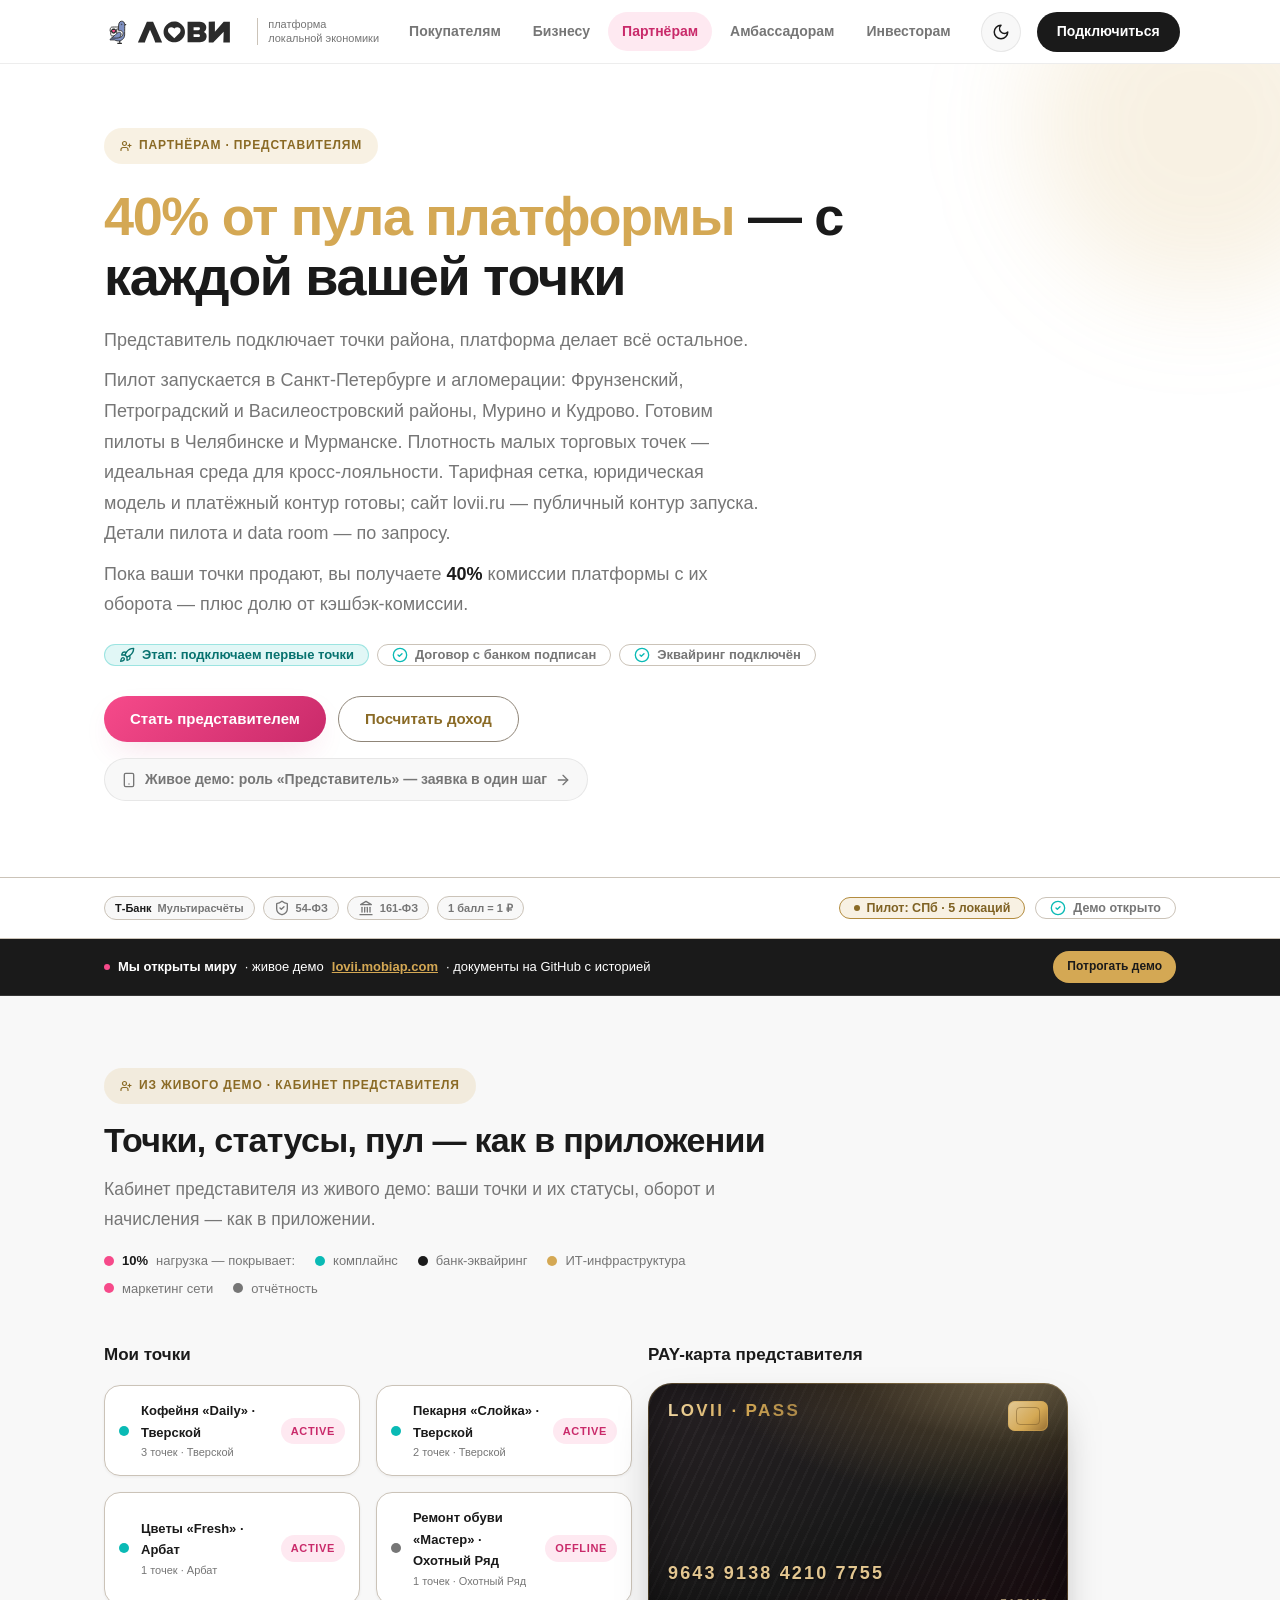
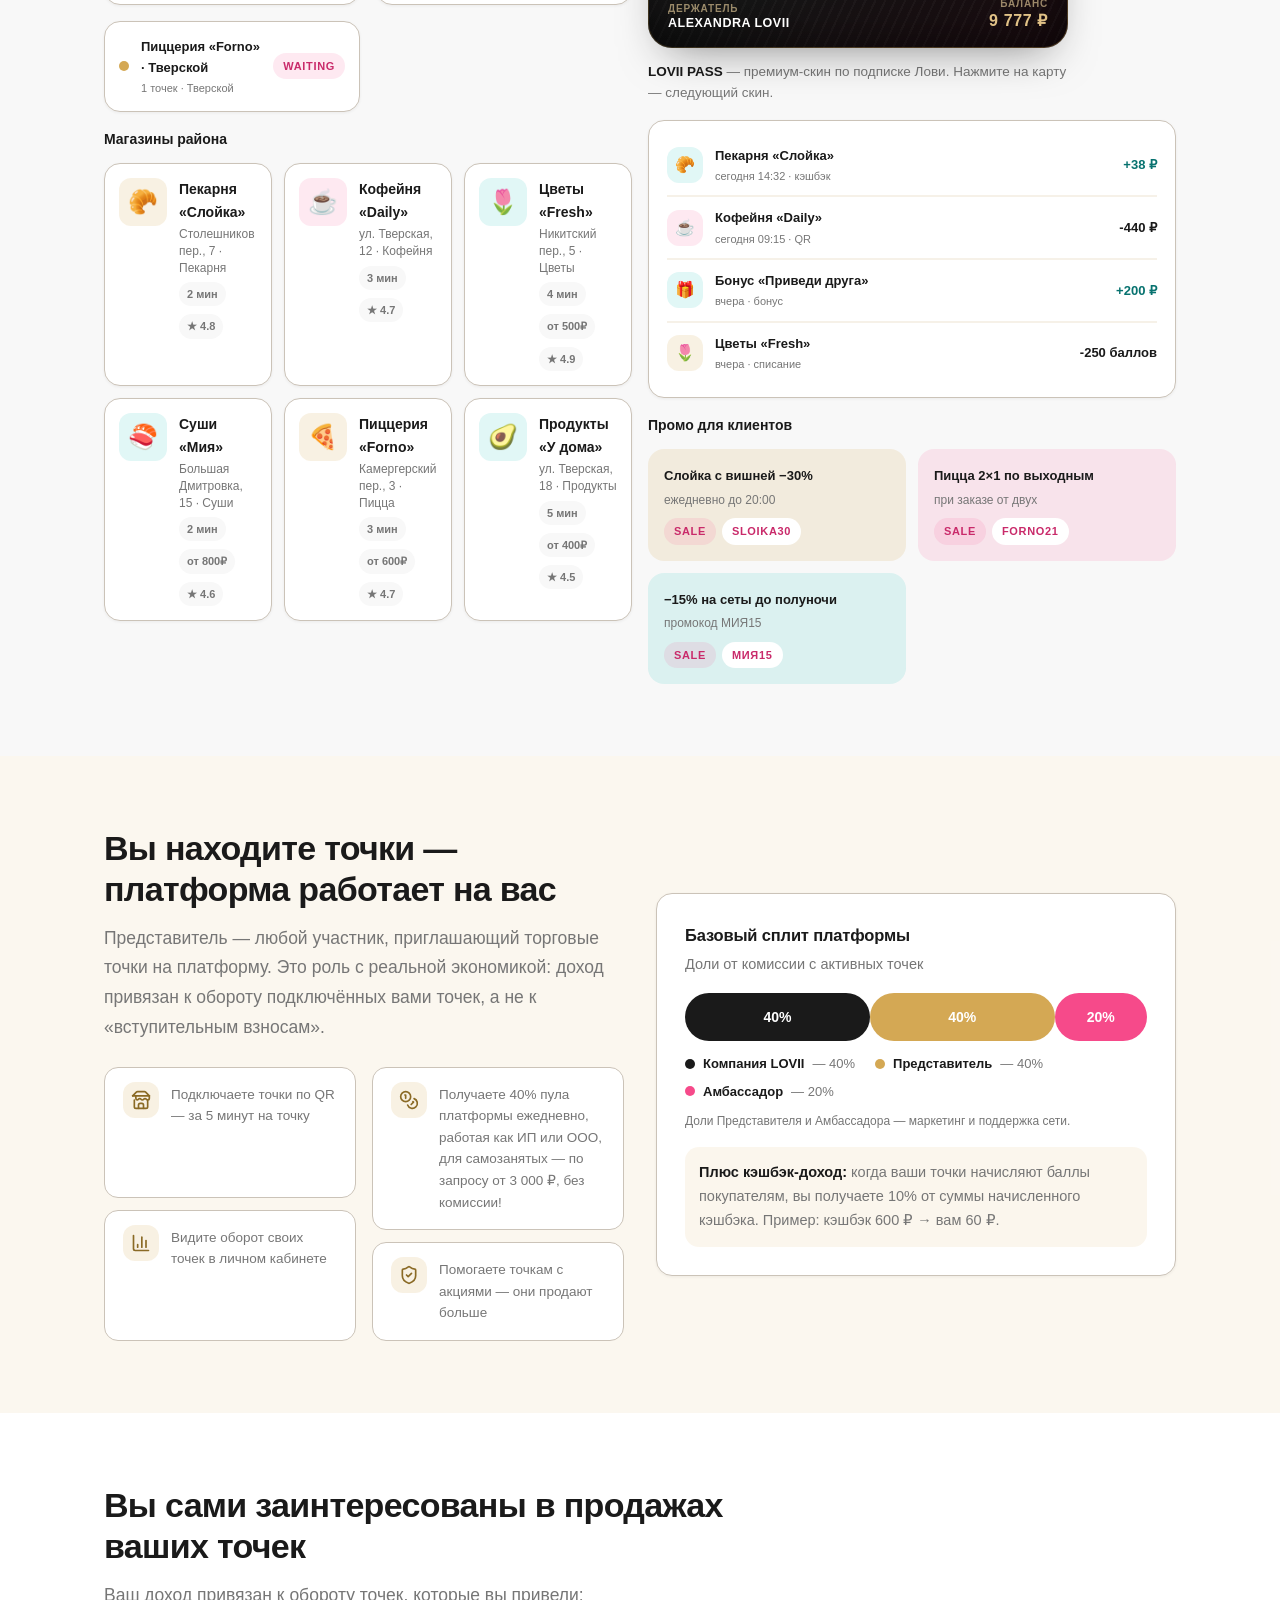
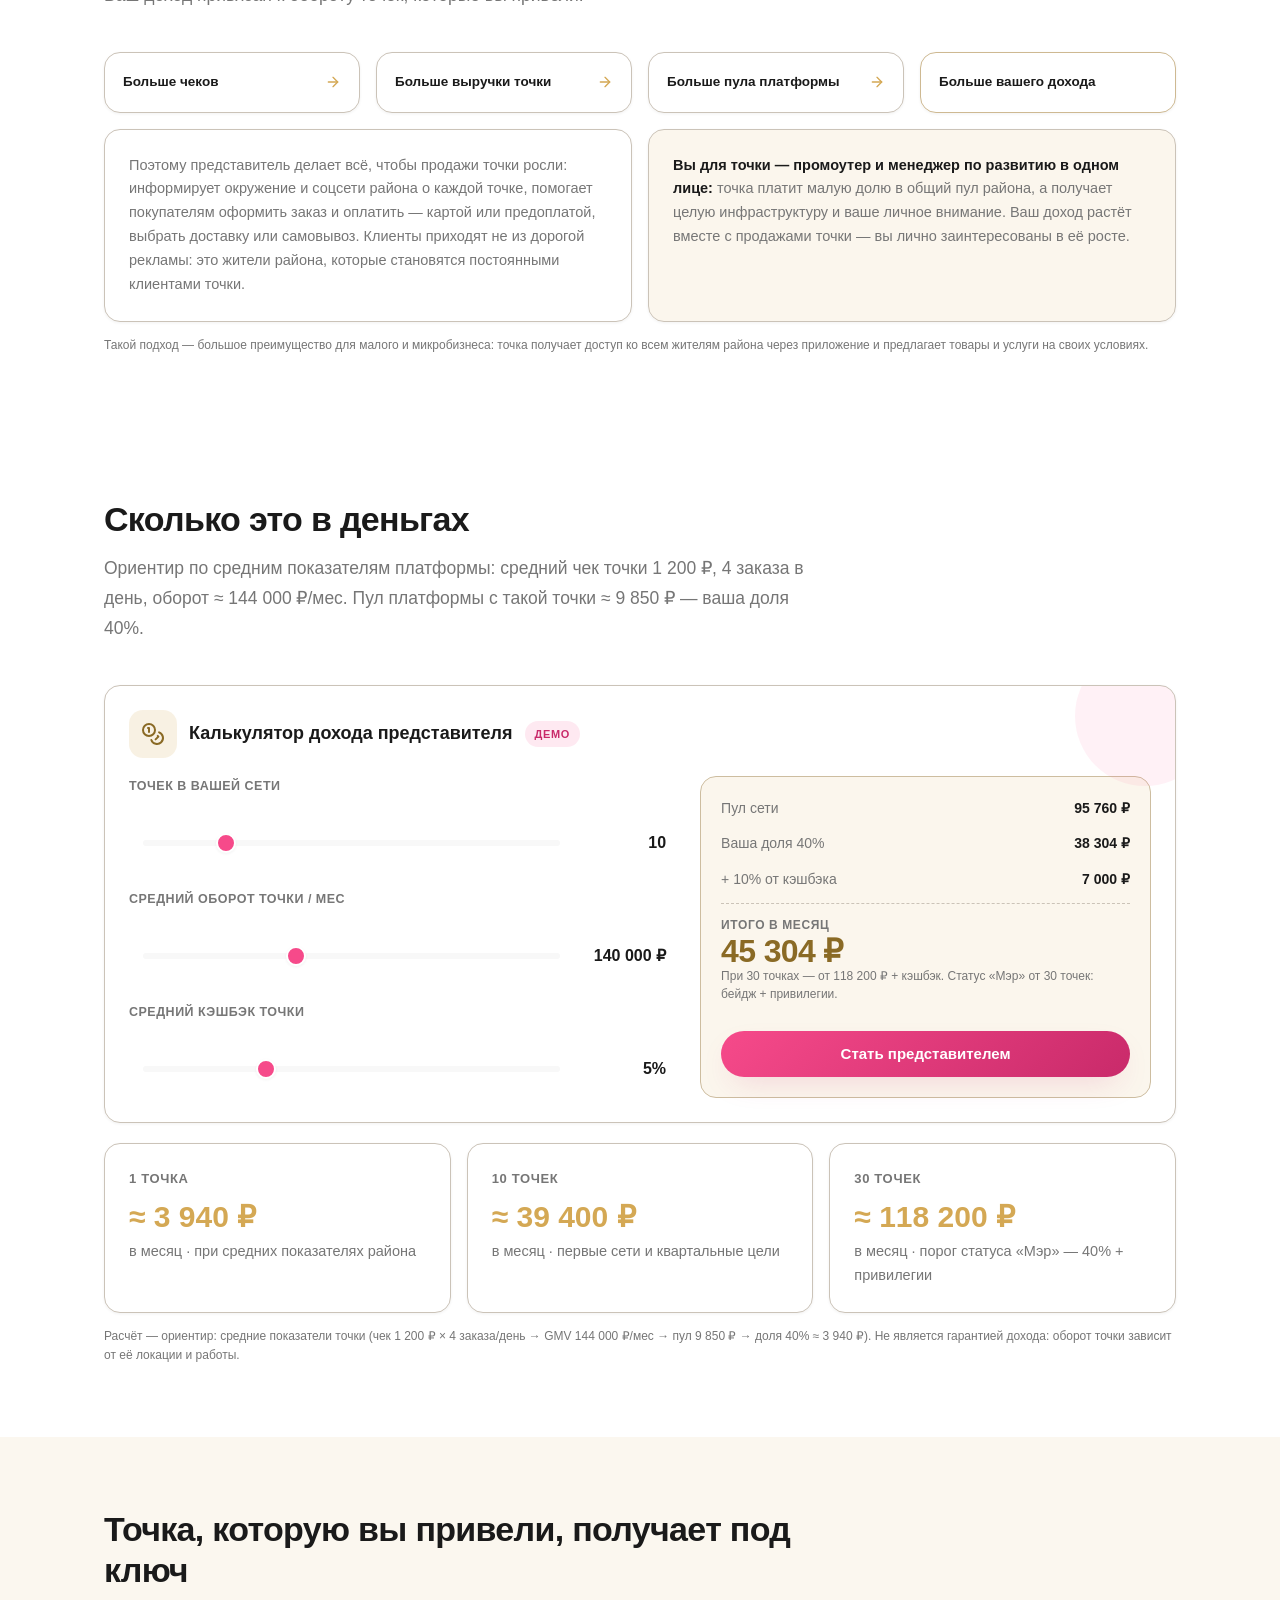
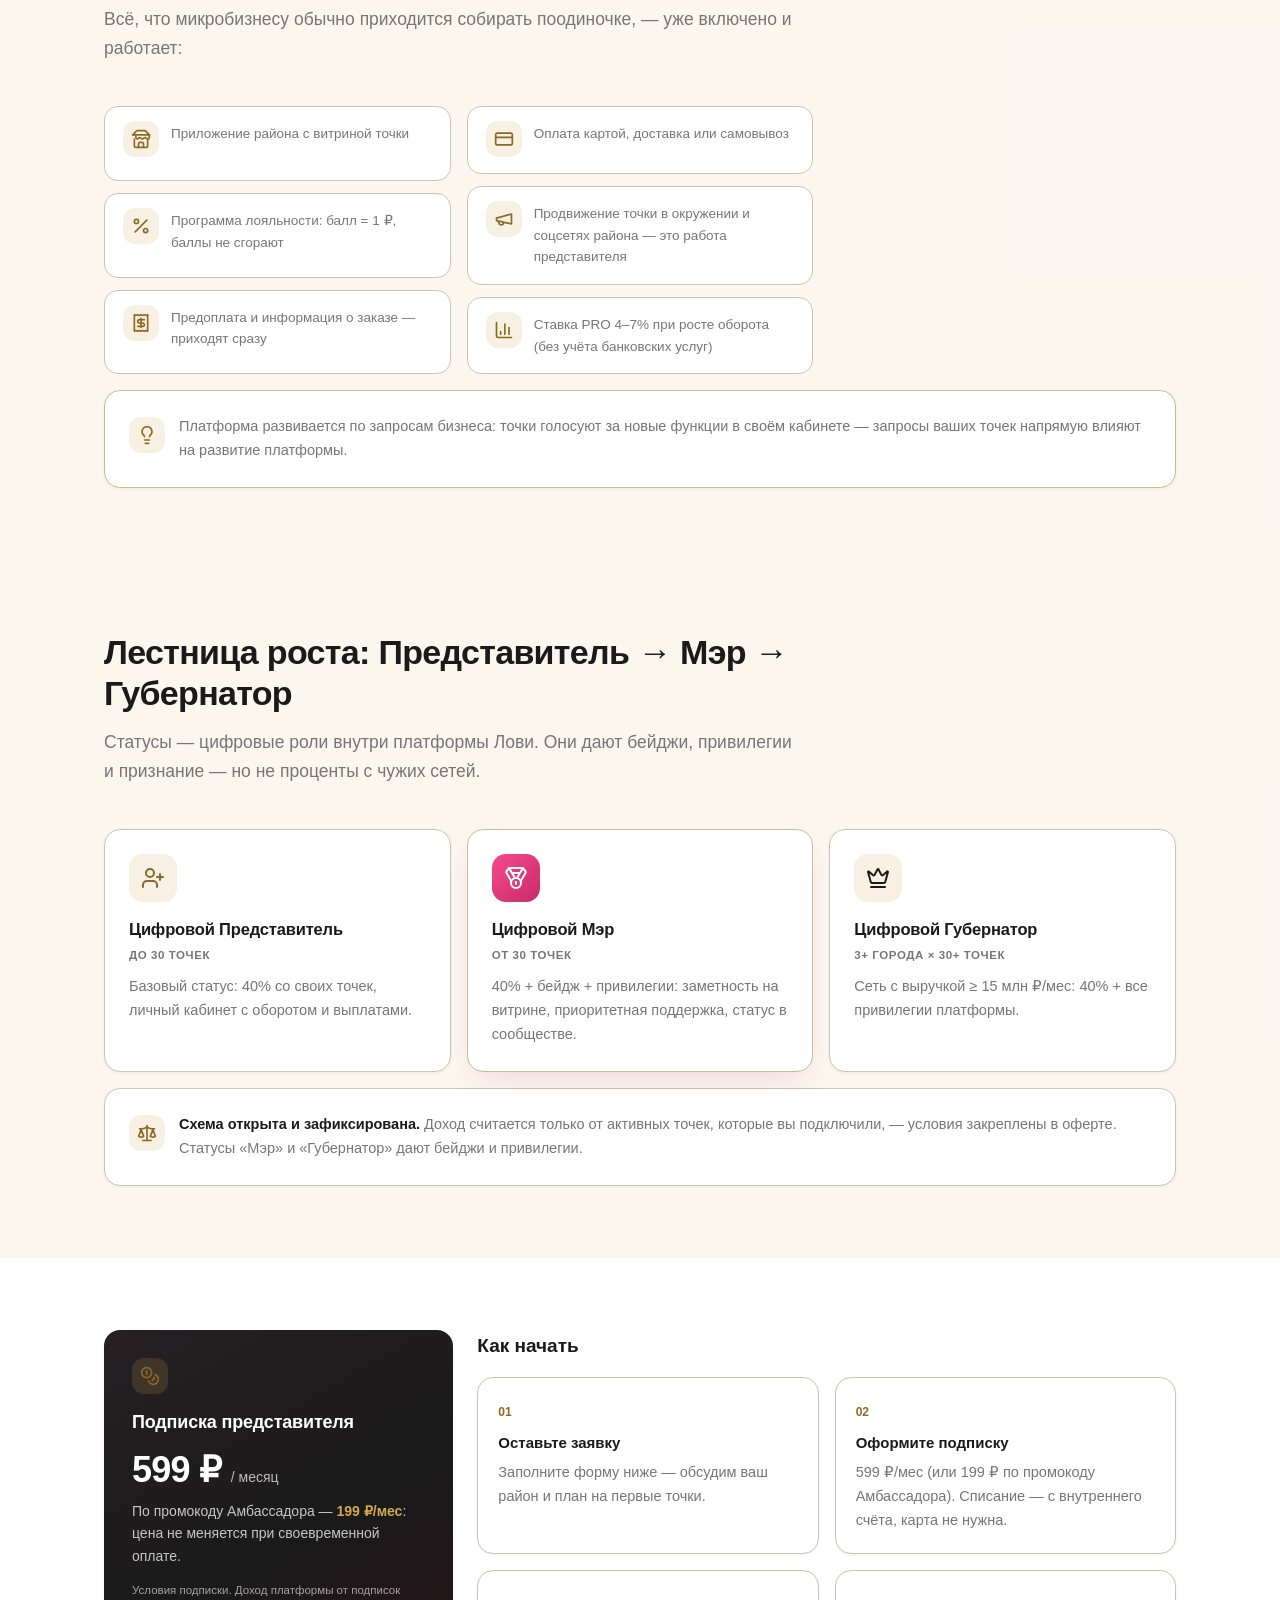
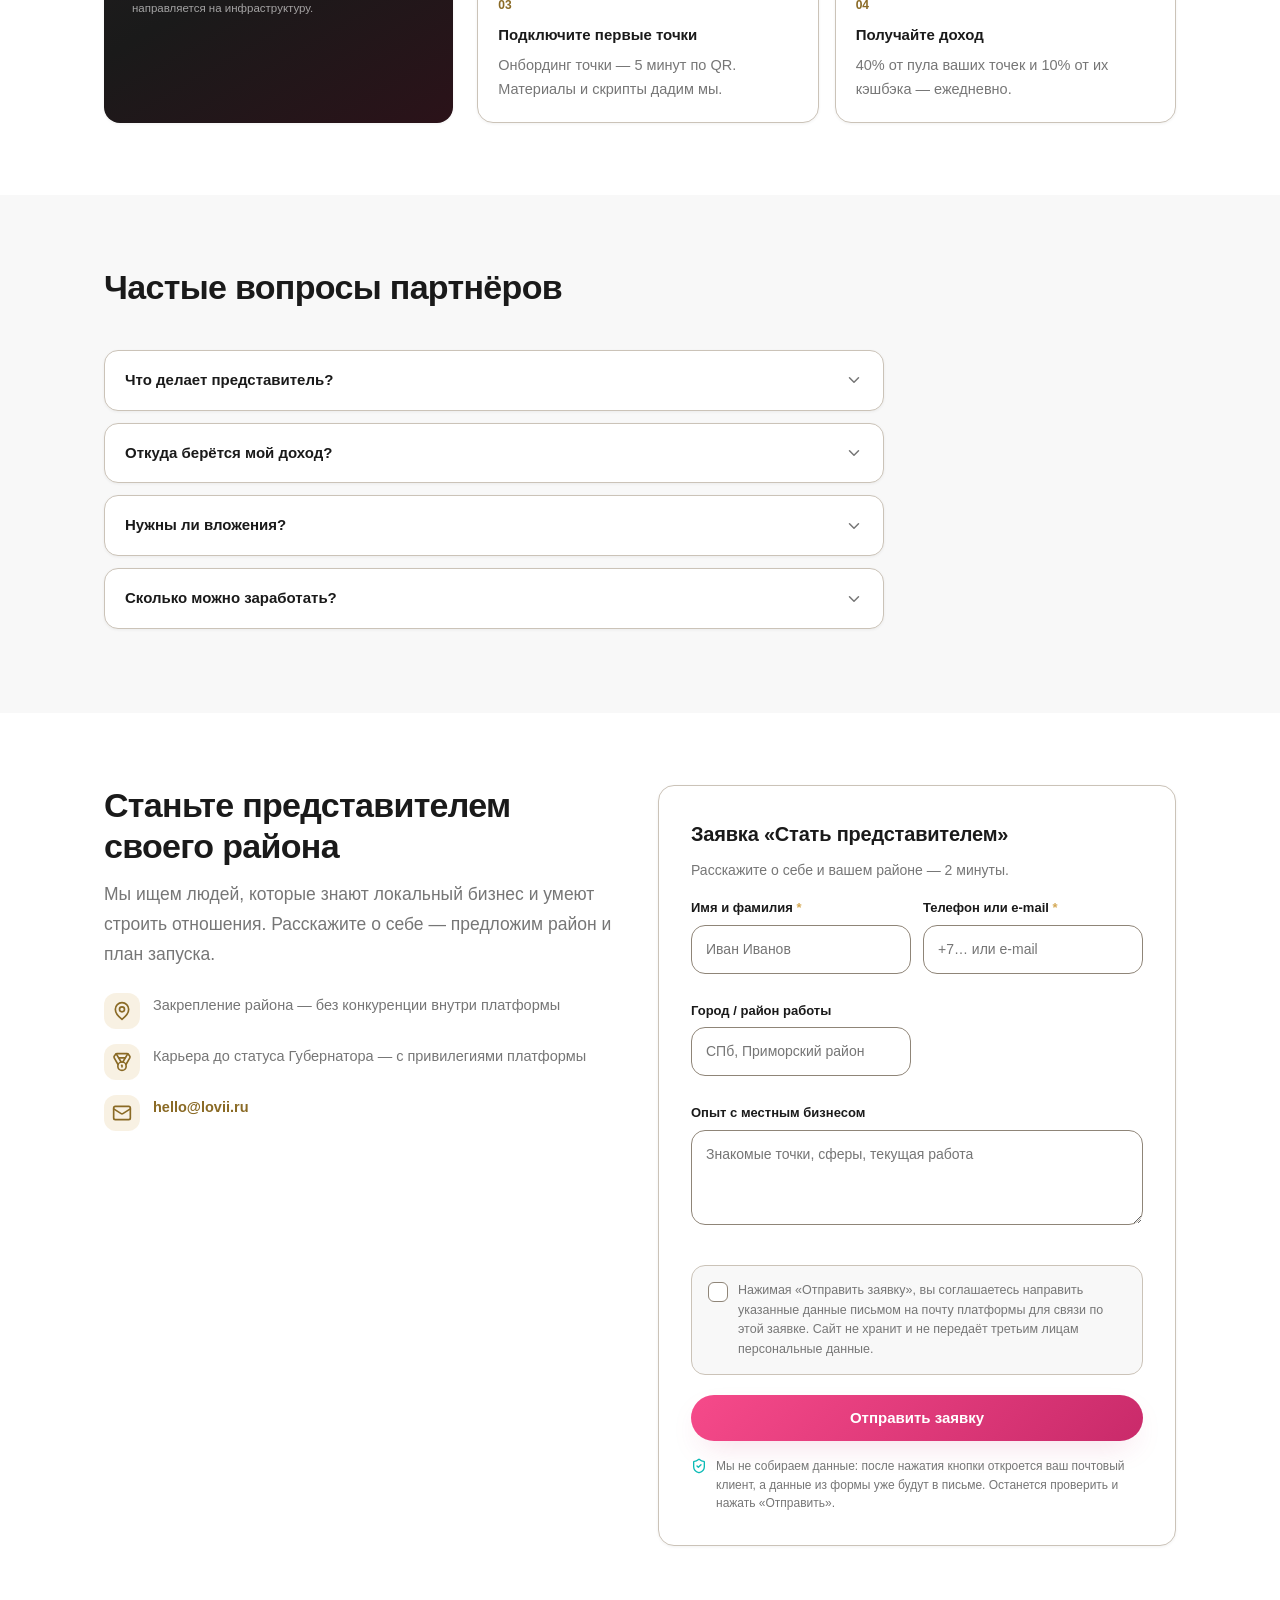
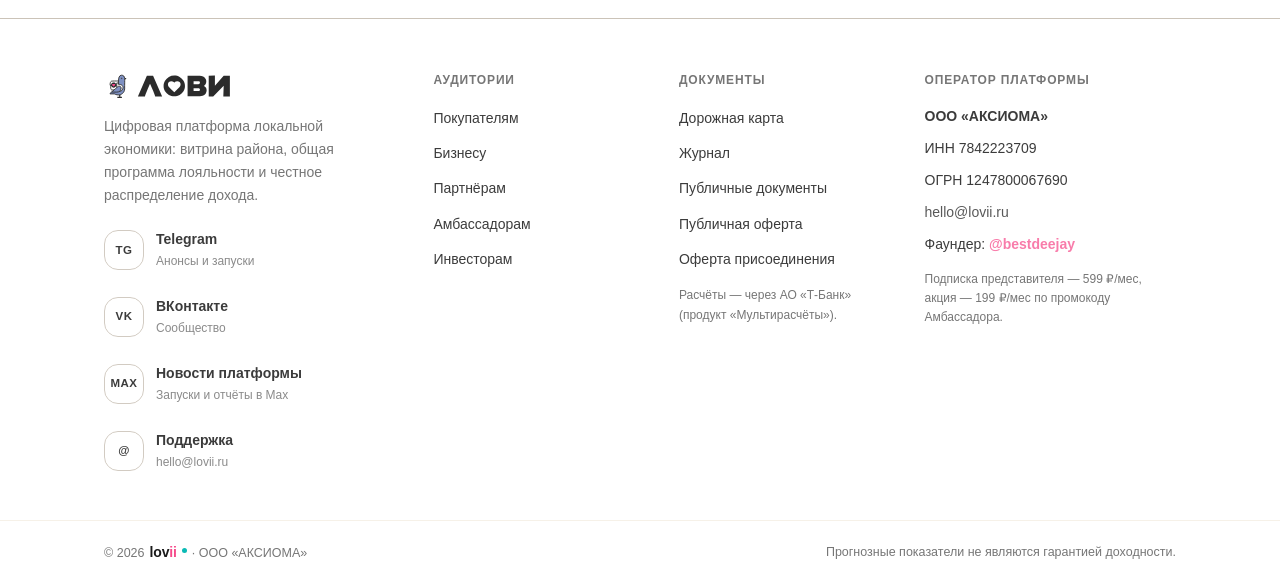
<file: partners/index.html>
<!doctype html>
<html lang="ru">
<head>
<script src="../assets/counters.js" defer></script>
<noscript><div><img src="https://mc.yandex.ru/watch/112999617" style="position:absolute;left:-9999px;" alt="" /></div></noscript>
<meta charset="utf-8">
<meta name="viewport" content="width=device-width, initial-scale=1, viewport-fit=cover">
<title>Партнёрам — 40% от пула с ваших точек | LOVII</title>
<meta name="description" content="Представитель подключает точки района и получает 40% пула платформы ежедневно + 10% от кэшбэк-комиссии. Лестница роста до Губернатора.">
<meta name="robots" content="index, follow">
<link rel="canonical" href="https://lovii.ru/partners/">
<meta property="og:type" content="website">
<meta property="og:site_name" content="LOVII">
<meta property="og:locale" content="ru_RU">
<meta property="og:title" content="Партнёрам — 40% от пула с ваших точек | LOVII">
<meta property="og:description" content="Представитель подключает точки района и получает 40% пула платформы ежедневно + 10% от кэшбэк-комиссии. Лестница роста до Губернатора.">
<meta property="og:url" content="https://lovii.ru/partners/">
<meta property="og:image" content="https://lovii.ru/og-image.png">
<meta property="og:image:width" content="1200">
<meta property="og:image:height" content="630">
<meta name="twitter:card" content="summary_large_image">
<meta name="twitter:title" content="Партнёрам — 40% от пула с ваших точек | LOVII">
<meta name="twitter:description" content="Представитель подключает точки района и получает 40% пула платформы ежедневно + 10% от кэшбэк-комиссии. Лестница роста до Губернатора.">
<meta name="twitter:image" content="https://lovii.ru/og-image.png">
<meta name="theme-color" id="metaTheme" content="#f64a8a">
<link rel="icon" href="../favicon.svg" type="image/svg+xml">
<link rel="icon" href="../favicon.png" type="image/png">
<link rel="apple-touch-icon" href="../lovii-icon-180.png">
<link rel="manifest" href="../manifest.webmanifest">
<script>(function(){try{var t=localStorage.getItem('lovii_theme');if(t!=='dark'&&t!=='light'){t=window.matchMedia&&window.matchMedia('(prefers-color-scheme: dark)').matches?'dark':'light'}document.documentElement.dataset.theme=t;var m=document.getElementById('metaTheme');if(m)m.setAttribute('content',t==='dark'?'#171219':'#f64a8a')}catch(e){}})();</script>
<link rel="stylesheet" href="../assets/lovii.css">
<link rel="stylesheet" href="../assets/site.css">
</head>
<body data-sprite="../assets/icons.svg">
<div class="scroll-progress" id="scrollProgress" aria-hidden="true"><i></i></div>
<a class="visually-hidden" href="#main">К содержимому</a>
<header class="site-header">
<div class="header-in">
<a class="logo" href="../" aria-label="LOVII — на главную"><img class="logo-light-img" src="../logo.svg" alt="LOVII" width="auto" height="30"><img class="logo-dark-img" src="../logo-dark.svg" alt="" aria-hidden="true"><span class="logo-tag">платформа<br>локальной экономики</span></a>
<nav class="nav" aria-label="Основная навигация"><a href="../clients/">Покупателям</a><a href="../business/">Бизнесу</a><a href="../partners/" class="active" aria-current="page">Партнёрам</a><a href="../ambassadors/">Амбассадорам</a><a href="../investors/">Инвесторам</a></nav>
<button class="theme-btn" id="themeBtn" type="button" aria-label="Сменить тему" title="Сменить тему"><svg class="ico i-moon" aria-hidden="true"><use href="../assets/icons.svg#i-moon"></use></svg><svg class="ico i-sun" aria-hidden="true"><use href="../assets/icons.svg#i-sun"></use></svg></button>
<a class="header-cta" href="#connect">Подключиться</a>
<button class="burger" id="burger" type="button" aria-label="Открыть меню" aria-expanded="false"><svg class="ico" aria-hidden="true"><use href="../assets/icons.svg#i-menu"></use></svg></button>
</div>
</header>
<div class="mobile-menu" id="mobileMenu">
<nav aria-label="Мобильная навигация"><a href="../clients/">Покупателям</a><a href="../business/">Бизнесу</a><a href="../partners/" class="active">Партнёрам</a><a href="../ambassadors/">Амбассадорам</a><a href="../investors/">Инвесторам</a><a class="m-cta" href="#connect">Подключиться</a></nav>
</div>
<main id="main">
<section class="l-hero l-hero-tight"><div class="orb orb-gold o1" aria-hidden="true"></div><div class="wrap"><span class="kicker t-gold e1"><svg class="ico" width="18" height="18" aria-hidden="true"><use href="../assets/icons.svg#i-user-plus"></use></svg>Партнёрам · представителям</span><h1 class="e2"><span class="hl-gold">40% от пула платформы</span> — с каждой вашей точки</h1><p class="sub e3">Представитель подключает точки района, платформа делает всё остальное.</p><p class="sub e3" style="margin-top:10px">Пилот запускается в Санкт-Петербурге и агломерации: Фрунзенский, Петроградский и Василеостровский районы, Мурино и Кудрово. Готовим пилоты в Челябинске и Мурманске. Плотность малых торговых точек — идеальная среда для кросс-лояльности. Тарифная сетка, юридическая модель и платёжный контур готовы; сайт lovii.ru — публичный контур запуска. Детали пилота и data room — по запросу.</p><p class="sub e3" style="margin-top:10px">Пока ваши точки продают, вы получаете <b>40%</b> комиссии платформы с их оборота — плюс долю от кэшбэк-комиссии.</p><div class="mt-24 e4"><div class="status-row"><span class="st-chip stage"><svg class="ico" width="18" height="18" aria-hidden="true"><use href="../assets/icons.svg#i-rocket"></use></svg>Этап: подключаем первые точки</span><span class="st-chip"><svg class="ico" width="18" height="18" aria-hidden="true"><use href="../assets/icons.svg#i-check-circle"></use></svg>Договор с банком подписан</span><span class="st-chip"><svg class="ico" width="18" height="18" aria-hidden="true"><use href="../assets/icons.svg#i-check-circle"></use></svg>Эквайринг подключён</span></div></div><div class="cta-row e5"><a class="btn btn-primary" href="#connect">Стать представителем</a><a class="btn btn-outline t-gold" href="#economika">Посчитать доход</a></div><a class="demo-link e5" href="https://lovii.mobiap.com/" target="_blank" rel="noopener noreferrer"><svg class="ico" width="18" height="18" aria-hidden="true"><use href="../assets/icons.svg#i-smartphone"></use></svg><span>Живое демо: роль «Представитель» — заявка в один шаг</span><span class="dl-arrow"><svg class="ico" width="18" height="18" aria-hidden="true"><use href="../assets/icons.svg#i-arrow-right"></use></svg></span></a></div></section><section class="trust-strip"><div class="wrap"><div class="trust-in"><div class="trust-logos"><span><b>Т-Банк</b> Мультирасчёты</span><span><svg class="ico" width="16" height="16"><use href="../assets/icons.svg#i-shield"></use></svg> 54-ФЗ</span><span><svg class="ico" width="16" height="16"><use href="../assets/icons.svg#i-bank"></use></svg> 161-ФЗ</span><span>1 балл = 1 ₽</span><span id="utmBadge" class="utm-badge" style="display:none"></span></div><div class="trust-proof"><span class="st-chip live"><span class="lv-dot"></span>Пилот: СПб · 5 локаций</span><span class="st-chip"><svg class="ico" width="15" height="15"><use href="../assets/icons.svg#i-check-circle"></use></svg>Демо открыто</span></div></div></div></section>
<section style="padding:12px 0;background:#1a1a1a;color:#fff;border-bottom:1px solid rgba(255,255,255,.12)"><div class="wrap"><div style="display:flex;flex-wrap:wrap;gap:10px 18px;align-items:center;justify-content:space-between;font-size:13px"><span style="display:flex;gap:8px;align-items:center"><span class="lv-dot" style="background:var(--lv-pink)"></span><b style="color:#fff">Мы открыты миру</b> · живое демо <a href="https://lovii.mobiap.com/" target="_blank" rel="noopener" style="color:var(--lv-gold);font-weight:800;text-decoration:underline">lovii.mobiap.com</a> · документы на GitHub с историей</span><a href="https://lovii.mobiap.com/" target="_blank" rel="noopener" class="btn btn-gold-solid" style="min-height:32px;padding:0 14px;font-size:12px">Потрогать демо</a></div></div></section>
<section class="sec rv t-surface"><div class="wrap"><div class="sec-head"><span class="kicker t-gold"><svg class="ico" width="14" height="14"><use href="../assets/icons.svg#i-user-plus"></use></svg>Из живого демо · кабинет представителя</span><h2>Точки, статусы, пул — как в приложении</h2><p class="lead">Кабинет представителя из живого демо: ваши точки и их статусы, оборот и начисления — как в приложении.</p><div class="mt-16" data-demo="finance"></div></div><div class="grid g2" style="align-items:start"><div><h3 style="font-size:17px;font-weight:800">Мои точки</h3><div class="mt-16" data-demo="rep-points"></div><div class="mt-16"><h4 style="font-size:14px;font-weight:800">Магазины района</h4><div class="mt-12 demo-store-grid" data-demo="stores" data-limit="6"></div></div></div><div><h3 style="font-size:17px;font-weight:800">PAY-карта представителя</h3><div data-demo="paycard" data-skin="pass"></div><div class="mt-16" data-demo="tx" data-limit="4"></div><div class="mt-16"><h4 style="font-size:14px;font-weight:800">Промо для клиентов</h4><div class="mt-12" data-demo="promos" data-limit="3"></div></div></div></div></div></section><section class="sec t-mist-gold rv"><div class="wrap"><div class="grid g2" style="align-items:center;gap:32px"><div><h2>Вы находите точки — платформа работает на вас</h2><p class="lead">Представитель — любой участник, приглашающий торговые точки на платформу. Это роль с реальной экономикой: доход привязан к обороту подключённых вами точек, а не к «вступительным взносам».</p><div class="grid g2 mt-24"><ul class="check-list"><li><span class="ico-badge sm t-gold"><svg class="ico" width="18" height="18" aria-hidden="true"><use href="../assets/icons.svg#i-store"></use></svg></span><span>Подключаете точки по QR — за 5 минут на точку</span></li><li><span class="ico-badge sm t-gold"><svg class="ico" width="18" height="18" aria-hidden="true"><use href="../assets/icons.svg#i-chart"></use></svg></span><span>Видите оборот своих точек в личном кабинете</span></li></ul><ul class="check-list"><li><span class="ico-badge sm t-gold"><svg class="ico" width="18" height="18" aria-hidden="true"><use href="../assets/icons.svg#i-coins"></use></svg></span><span>Получаете 40% пула платформы ежедневно, работая как ИП или ООО, для самозанятых — по запросу от 3 000 ₽, без комиссии!</span></li><li><span class="ico-badge sm t-gold"><svg class="ico" width="18" height="18" aria-hidden="true"><use href="../assets/icons.svg#i-shield"></use></svg></span><span>Помогаете точкам с акциями — они продают больше</span></li></ul></div></div><div class="card pad-lg"><h3>Базовый сплит платформы</h3><p class="txt" style="margin-top:4px">Доли от комиссии с активных точек</p><div class="split mt-16"><div class="seg seg-ink" style="width:40%">40%</div><div class="seg seg-gold" style="width:40%">40%</div><div class="seg seg-pink" style="width:20%">20%</div></div><div class="split-legend"><span><i style="background:var(--lv-ink)"></i><b>Компания LOVII</b> — 40%</span><span><i style="background:var(--lv-gold)"></i><b>Представитель</b> — 40%</span><span><i style="background:var(--lv-pink)"></i><b>Амбассадор</b> — 20%</span></div><p class="sec-note" style="margin-top:10px">Доли Представителя и Амбассадора — маркетинг и поддержка сети.</p><p class="txt" style="margin-top:16px;background:color-mix(in srgb, var(--lv-gold) 10%, transparent);border-radius:var(--lv-r-md);padding:14px"><b>Плюс кэшбэк-доход:</b> когда ваши точки начисляют баллы покупателям, вы получаете 10% от суммы начисленного кэшбэка. Пример: кэшбэк 600 ₽ → вам 60 ₽.</p></div></div></div></section><section class="sec rv"><div class="wrap"><div class="sec-head"><h2>Вы сами заинтересованы в продажах ваших точек</h2><p class="lead">Ваш доход привязан к обороту точек, которые вы привели:</p></div><div class="grid g4"><div class="card" style="display:flex;align-items:center;gap:10px;padding:18px"><span style="font-size:13.5px;font-weight:700">Больше чеков</span><svg class="ico" style="width:16px;height:16px;margin-left:auto;color:var(--lv-gold)" aria-hidden="true"><use href="../assets/icons.svg#i-arrow-right"></use></svg></div><div class="card" style="display:flex;align-items:center;gap:10px;padding:18px"><span style="font-size:13.5px;font-weight:700">Больше выручки точки</span><svg class="ico" style="width:16px;height:16px;margin-left:auto;color:var(--lv-gold)" aria-hidden="true"><use href="../assets/icons.svg#i-arrow-right"></use></svg></div><div class="card" style="display:flex;align-items:center;gap:10px;padding:18px"><span style="font-size:13.5px;font-weight:700">Больше пула платформы</span><svg class="ico" style="width:16px;height:16px;margin-left:auto;color:var(--lv-gold)" aria-hidden="true"><use href="../assets/icons.svg#i-arrow-right"></use></svg></div><div class="card b-gold" style="display:flex;align-items:center;gap:10px;padding:18px"><span style="font-size:13.5px;font-weight:800">Больше вашего дохода</span></div></div><div class="grid g2 mt-16"><div class="card"><p class="txt" style="margin-top:0">Поэтому представитель делает всё, чтобы продажи точки росли: информирует окружение и соцсети района о каждой точке, помогает покупателям оформить заказ и оплатить — картой или предоплатой, выбрать доставку или самовывоз. Клиенты приходят не из дорогой рекламы: это жители района, которые становятся постоянными клиентами точки.</p></div><div class="card" style="background:color-mix(in srgb, var(--lv-gold) 10%, transparent)"><p class="txt" style="margin-top:0"><b>Вы для точки — промоутер и менеджер по развитию в одном лице:</b> точка платит малую долю в общий пул района, а получает целую инфраструктуру и ваше личное внимание. Ваш доход растёт вместе с продажами точки — вы лично заинтересованы в её росте.</p></div></div><p class="sec-note">Такой подход — большое преимущество для малого и микробизнеса: точка получает доступ ко всем жителям района через приложение и предлагает товары и услуги на своих условиях.</p></div></section><section class="sec rv" id="economika"><div class="wrap"><div class="sec-head"><h2>Сколько это в деньгах</h2><p class="lead">Ориентир по средним показателям платформы: средний чек точки 1 200 ₽, 4 заказа в день, оборот ≈ 144 000 ₽/мес. Пул платформы с такой точки ≈ 9 850 ₽ — ваша доля 40%.</p></div><div class="calc-card" data-calc="partners" style="margin-bottom:20px"><div class="calc-head"><span class="ico-badge t-gold"><svg class="ico" width="18" height="18"><use href="../assets/icons.svg#i-coins"></use></svg></span><h3>Калькулятор дохода представителя</h3><span class="calc-badge">Демо</span></div><div class="calc-grid"><div class="calc-controls"><div class="ctrl"><label>Точек в вашей сети</label><div class="row"><input type="range" min="1" max="50" step="1" value="10" data-part="count"><span class="val" data-part-val="count">10</span></div></div><div class="ctrl"><label>Средний оборот точки / мес</label><div class="row"><input type="range" min="50000" max="300000" step="10000" value="144000" data-part="avg"><span class="val" data-part-val="avg">144 000 ₽</span></div></div><div class="ctrl"><label>Средний кэшбэк точки</label><div class="row"><input type="range" min="1" max="15" step="1" value="5" data-part="cb"><span class="val" data-part-val="cb">5%</span></div></div></div><div class="calc-result" style="background:color-mix(in srgb, var(--lv-gold) 10%, transparent);border-color:color-mix(in srgb, var(--lv-gold) 24%, var(--lv-line))"><div class="line"><span style="color:var(--lv-dim)">Пул сети</span><b data-part-out="pool">98 496 ₽</b></div><div class="line"><span style="color:var(--lv-dim)">Ваша доля 40%</span><b data-part-out="income">39 398 ₽</b></div><div class="line"><span style="color:var(--lv-dim)">+ 10% от кэшбэка</span><b data-part-out="cb">7 200 ₽</b></div><div style="border-top:1px dashed var(--lv-line);padding-top:12px"><div style="font-size:12px;color:var(--lv-dim);text-transform:uppercase;font-weight:700;letter-spacing:.05em">Итого в месяц</div><div class="big" data-part-out="total" style="color:var(--lv-gold-text)">46 598 ₽</div><div class="calc-hint">При 30 точках — от 118 200 ₽ + кэшбэк. Статус «Мэр» от 30 точек: бейдж + привилегии.</div></div><a class="btn btn-primary mt-16" href="#connect" data-analytics="calc_partners_cta">Стать представителем</a></div></div></div><div class="grid g3"><div class="card"><div style="font-size:13px;font-weight:800;text-transform:uppercase;letter-spacing:.05em;color:var(--lv-dim)">1 точка</div><div style="font-size:30px;font-weight:800;line-height:1;margin-top:12px" class="v-gold">≈ 3 940 ₽</div><p class="txt" style="margin-top:8px">в месяц · при средних показателях района</p></div><div class="card"><div style="font-size:13px;font-weight:800;text-transform:uppercase;letter-spacing:.05em;color:var(--lv-dim)">10 точек</div><div style="font-size:30px;font-weight:800;line-height:1;margin-top:12px" class="v-gold">≈ 39 400 ₽</div><p class="txt" style="margin-top:8px">в месяц · первые сети и квартальные цели</p></div><div class="card"><div style="font-size:13px;font-weight:800;text-transform:uppercase;letter-spacing:.05em;color:var(--lv-dim)">30 точек</div><div style="font-size:30px;font-weight:800;line-height:1;margin-top:12px" class="v-gold">≈ 118 200 ₽</div><p class="txt" style="margin-top:8px">в месяц · порог статуса «Мэр» — 40% + привилегии</p></div></div><p class="sec-note">Расчёт — ориентир: средние показатели точки (чек 1 200 ₽ × 4 заказа/день → GMV 144 000 ₽/мес → пул 9 850 ₽ → доля 40% ≈ 3 940 ₽). Не является гарантией дохода: оборот точки зависит от её локации и работы.</p></div></section><section class="sec t-mist-gold rv"><div class="wrap"><div class="sec-head"><h2>Точка, которую вы привели, получает под ключ</h2><p class="lead">Всё, что микробизнесу обычно приходится собирать поодиночке, — уже включено и работает:</p></div><div class="grid g3"><ul class="check-list"><li><span class="ico-badge sm t-gold"><svg class="ico" width="18" height="18" aria-hidden="true"><use href="../assets/icons.svg#i-store"></use></svg></span><span>Приложение района с витриной точки</span></li><li><span class="ico-badge sm t-gold"><svg class="ico" width="18" height="18" aria-hidden="true"><use href="../assets/icons.svg#i-percent"></use></svg></span><span>Программа лояльности: балл = 1 ₽, баллы не сгорают</span></li><li><span class="ico-badge sm t-gold"><svg class="ico" width="18" height="18" aria-hidden="true"><use href="../assets/icons.svg#i-receipt"></use></svg></span><span>Предоплата и информация о заказе — приходят сразу</span></li></ul><ul class="check-list"><li><span class="ico-badge sm t-gold"><svg class="ico" width="18" height="18" aria-hidden="true"><use href="../assets/icons.svg#i-credit-card"></use></svg></span><span>Оплата картой, доставка или самовывоз</span></li><li><span class="ico-badge sm t-gold"><svg class="ico" width="18" height="18" aria-hidden="true"><use href="../assets/icons.svg#i-ad"></use></svg></span><span>Продвижение точки в окружении и соцсетях района — это работа представителя</span></li><li><span class="ico-badge sm t-gold"><svg class="ico" width="18" height="18" aria-hidden="true"><use href="../assets/icons.svg#i-chart"></use></svg></span><span>Ставка PRO 4–7% при росте оборота (без учёта банковских услуг)</span></li></ul><div></div></div><div class="card b-gold mt-16"><div style="display:flex;gap:14px;align-items:flex-start"><span class="ico-badge sm t-gold" style="margin-top:2px"><svg class="ico" width="18" height="18" aria-hidden="true"><use href="../assets/icons.svg#i-bulb"></use></svg></span><p class="txt" style="margin-top:0">Платформа развивается по запросам бизнеса: точки голосуют за новые функции в своём кабинете — запросы ваших точек напрямую влияют на развитие платформы.</p></div></div></div></section><section class="sec t-mist-gold rv"><div class="wrap"><div class="sec-head"><h2>Лестница роста: Представитель → Мэр → Губернатор</h2><p class="lead">Статусы — цифровые роли внутри платформы Лови. Они дают бейджи, привилегии и признание — но не проценты с чужих сетей.</p></div><div class="grid g3"><div class="card"><span class="ico-badge t-gold"><svg class="ico" width="18" height="18" aria-hidden="true"><use href="../assets/icons.svg#i-user-plus"></use></svg></span><h3 style="margin-top:14px">Цифровой Представитель</h3><p class="who">до 30 точек</p><p class="txt">Базовый статус: 40% со своих точек, личный кабинет с оборотом и выплатами.</p></div><div class="card b-gold lift"><span class="ico-badge t-grad"><svg class="ico" width="18" height="18" aria-hidden="true"><use href="../assets/icons.svg#i-medal"></use></svg></span><h3 style="margin-top:14px">Цифровой Мэр</h3><p class="who">от 30 точек</p><p class="txt">40% + бейдж + привилегии: заметность на витрине, приоритетная поддержка, статус в сообществе.</p></div><div class="card"><span class="ico-badge t-ink"><svg class="ico" width="18" height="18" aria-hidden="true"><use href="../assets/icons.svg#i-crown"></use></svg></span><h3 style="margin-top:14px">Цифровой Губернатор</h3><p class="who">3+ города × 30+ точек</p><p class="txt">Сеть с выручкой ≥ 15 млн ₽/мес: 40% + все привилегии платформы.</p></div></div><div class="card mt-16"><div style="display:flex;gap:14px;align-items:flex-start"><span class="ico-badge sm t-gold" style="margin-top:2px"><svg class="ico" width="18" height="18" aria-hidden="true"><use href="../assets/icons.svg#i-scale"></use></svg></span><p class="txt" style="margin-top:0"><b>Схема открыта и зафиксирована.</b> Доход считается только от активных точек, которые вы подключили, — условия закреплены в оферте. Статусы «Мэр» и «Губернатор» дают бейджи и привилегии.</p></div></div></div></section><section class="sec rv"><div class="wrap"><div class="grid g23" style="gap:24px;align-items:stretch"><div class="card card-ink pad-lg"><span class="ico-badge sm t-gold"><svg class="ico" width="18" height="18" aria-hidden="true"><use href="../assets/icons.svg#i-coins"></use></svg></span><h3 style="margin-top:14px;font-size:18px">Подписка представителя</h3><div class="v-big" style="margin-top:14px">599 ₽ <span>/ месяц</span></div><p class="l">По промокоду Амбассадора — <b class="gold">199 ₽/мес</b>: цена не меняется при своевременной оплате.</p><p class="fine">Условия подписки. Доход платформы от подписок направляется на инфраструктуру.</p></div><div><h3 style="font-size:19px">Как начать</h3><div class="grid g2 mt-16"><div class="card" style="padding:20px"><span style="font-size:12px;font-weight:800;color:var(--lv-gold-text)">01</span><h4 style="font-weight:800;margin-top:6px;font-size:15px">Оставьте заявку</h4><p class="txt" style="margin-top:6px">Заполните форму ниже — обсудим ваш район и план на первые точки.</p></div><div class="card" style="padding:20px"><span style="font-size:12px;font-weight:800;color:var(--lv-gold-text)">02</span><h4 style="font-weight:800;margin-top:6px;font-size:15px">Оформите подписку</h4><p class="txt" style="margin-top:6px">599 ₽/мес (или 199 ₽ по промокоду Амбассадора). Списание — с внутреннего счёта, карта не нужна.</p></div><div class="card" style="padding:20px"><span style="font-size:12px;font-weight:800;color:var(--lv-gold-text)">03</span><h4 style="font-weight:800;margin-top:6px;font-size:15px">Подключите первые точки</h4><p class="txt" style="margin-top:6px">Онбординг точки — 5 минут по QR. Материалы и скрипты дадим мы.</p></div><div class="card" style="padding:20px"><span style="font-size:12px;font-weight:800;color:var(--lv-gold-text)">04</span><h4 style="font-weight:800;margin-top:6px;font-size:15px">Получайте доход</h4><p class="txt" style="margin-top:6px">40% от пула ваших точек и 10% от их кэшбэка — ежедневно.</p></div></div></div></div></div></section><section class="sec t-surface rv"><div class="wrap"><div class="sec-head"><h2>Частые вопросы партнёров</h2></div><div class="faq mt-40"><details><summary>Что делает представитель?<svg class="ico" width="18" height="18" aria-hidden="true"><use href="../assets/icons.svg#i-chev-down"></use></svg></summary><div class="faq-a">Находит и подключает торговые точки района на платформу LOVII. Дальше всё делает платформа: витрина, касса, платежи, лояльность и поддержка. Ваша задача — строить отношения с точками и помогать им запускаться.</div></details><details><summary>Откуда берётся мой доход?<svg class="ico" width="18" height="18" aria-hidden="true"><use href="../assets/icons.svg#i-chev-down"></use></svg></summary><div class="faq-a">Из комиссии платформы с активных точек: базовый сплит — 40% Компания / 40% Представитель / 20% Амбассадор; доли Представителя и Амбассадора — маркетинг и поддержка сети. Ваши 40% приходят ежедневно (ИП/ООО; самозанятым — по запросу от 3 000 ₽, без комиссии), пока точки работают и продают. Плюс доля от кэшбэк-комиссии точек, которые начисляют баллы покупателям.</div></details><details><summary>Нужны ли вложения?<svg class="ico" width="18" height="18" aria-hidden="true"><use href="../assets/icons.svg#i-chev-down"></use></svg></summary><div class="faq-a">Нужна подписка представителя — 599 ₽ в месяц. По промокоду Амбассадора — 199 ₽ в месяц: цена не меняется при своевременной оплате и списывается с внутреннего счёта — банковская карта не нужна. Никаких «стартовых пакетов» и обязательных закупок нет: подписка фиксирует ваше право на все подключённые точки и списывается с внутреннего счёта — банковская карта не нужна. Формально это лицензия на ПО для работы в районе.</div></details><details><summary>Сколько можно заработать?<svg class="ico" width="18" height="18" aria-hidden="true"><use href="../assets/icons.svg#i-chev-down"></use></svg></summary><div class="faq-a">Доход прямо зависит от числа и оборота ваших точек. Одна активная точка приносит около 3 940 ₽/мес доли представителя. Точки разные: у кого-то оборот выше, у кого-то ниже — расчёт всегда прозрачен.</div></details></div></div></section><section class="sec rv" id="connect"><div class="wrap"><div class="lead-grid"><div><h2>Станьте представителем своего района</h2><p class="lead">Мы ищем людей, которые знают локальный бизнес и умеют строить отношения. Расскажите о себе — предложим район и план запуска.</p><ul class="mini-list mt-24"><li><span class="ico-badge sm t-gold"><svg class="ico" width="18" height="18" aria-hidden="true"><use href="../assets/icons.svg#i-pin"></use></svg></span><p>Закрепление района — без конкуренции внутри платформы</p></li><li><span class="ico-badge sm t-gold"><svg class="ico" width="18" height="18" aria-hidden="true"><use href="../assets/icons.svg#i-medal"></use></svg></span><p>Карьера до статуса Губернатора — с привилегиями платформы</p></li><li><span class="ico-badge sm t-gold"><svg class="ico" width="18" height="18" aria-hidden="true"><use href="../assets/icons.svg#i-mail"></use></svg></span><p><a href="mailto:hello@lovii.ru" style="color:var(--lv-gold-text);font-weight:700">hello@lovii.ru</a></p></li></ul></div><div class="lead-card">
<form class="lead-form" data-lead novalidate>
<h3>Заявка «Стать представителем»</h3>
<p class="lsub">Расскажите о себе и вашем районе — 2 минуты.</p>
<div class="form-grid mt-16"><div class="f-field"><label class="lb" for="f-name">Имя и фамилия <span style="color:var(--lv-gold)">*</span></label><input type="text" id="f-name" data-fname="name" data-label="Имя и фамилия" placeholder="Иван Иванов" data-required></div><div class="f-field"><label class="lb" for="f-contact">Телефон или e-mail <span style="color:var(--lv-gold)">*</span></label><input type="text" id="f-contact" data-fname="contact" data-label="Телефон или e-mail" placeholder="+7… или e-mail" data-required></div><div class="f-field"><label class="lb" for="f-extra">Город / район работы</label><input type="text" id="f-extra" data-fname="extra" data-label="Город / район работы" placeholder="СПб, Приморский район"></div><div class="f-field" style="grid-column:1/-1"><label class="lb" for="f-comment">Опыт с местным бизнесом</label><textarea id="f-comment" data-fname="comment" data-label="Опыт с местным бизнесом" placeholder="Знакомые точки, сферы, текущая работа" rows="3"></textarea></div></div>
<label class="consent"><span class="check-row"><input type="checkbox" name="consent"><span class="cbx"><svg class="ico" width="18" height="18" aria-hidden="true"><use href="../assets/icons.svg#i-check"></use></svg></span><span>Нажимая «Отправить заявку», вы соглашаетесь направить указанные данные письмом на почту платформы для связи по этой заявке. Сайт не хранит и не передаёт третьим лицам персональные данные.</span></span></label>
<p class="form-err">Без согласия на обработку данных отправка невозможна (152-ФЗ).</p>
<button class="btn btn-primary btn-block lead-submit" type="submit">Отправить заявку</button>
<p class="form-safe"><svg class="ico" width="18" height="18" aria-hidden="true"><use href="../assets/icons.svg#i-shield"></use></svg><span>Мы не собираем данные: после нажатия кнопки откроется ваш почтовый клиент, а данные из формы уже будут в письме. Останется проверить и нажать «Отправить».</span></p><script type="application/json">{"role": "Представитель"}</script>
</form>
</div>
</div></div></section>
</main>
<footer class="site-footer">
<div class="wrap">
<div class="foot-grid">
<div>
<span class="logo"><img class="logo-light-img" src="../logo.svg" alt="LOVII" width="auto" height="30"><img class="logo-dark-img" src="../logo-dark.svg" alt="" aria-hidden="true"></span>
<p class="foot-about">Цифровая платформа локальной экономики: витрина района, общая программа лояльности и честное распределение дохода.</p>
<ul class="soc-list"><li><a href="https://t.me/loviiru" target="_blank" rel="noopener noreferrer" aria-label="Telegram LOVII — анонсы и запуски"><span class="soc-mark" aria-hidden="true">TG</span><span class="soc-txt"><b>Telegram</b><i>Анонсы и запуски</i></span></a></li><li><a href="https://vk.ru/loviiru" target="_blank" rel="noopener noreferrer" aria-label="LOVII во ВКонтакте — сообщество"><span class="soc-mark" aria-hidden="true">VK</span><span class="soc-txt"><b>ВКонтакте</b><i>Сообщество</i></span></a></li><li><a href="https://max.ru/channel_lovii" target="_blank" rel="noopener noreferrer" aria-label="Новости платформы — канал LOVII в Max"><span class="soc-mark" aria-hidden="true">MAX</span><span class="soc-txt"><b>Новости платформы</b><i>Запуски и отчёты в Max</i></span></a></li><li><a href="mailto:hello@lovii.ru" aria-label="Поддержка — написать на почту"><span class="soc-mark" aria-hidden="true">@</span><span class="soc-txt"><b>Поддержка</b><i>hello@lovii.ru</i></span></a></li></ul>
</div>
<nav aria-label="Аудитории"><h3>Аудитории</h3><ul><li><a href="../clients/">Покупателям</a></li><li><a href="../business/">Бизнесу</a></li><li><a href="../partners/">Партнёрам</a></li><li><a href="../ambassadors/">Амбассадорам</a></li><li><a href="../investors/">Инвесторам</a></li></ul></nav>
<div><h3>Документы</h3><ul><li><a href="../roadmap/">Дорожная карта</a></li><li><a href="../journal/">Журнал</a></li><li><a href="https://axiiom-ru.github.io/lovii/" target="_blank" rel="noopener noreferrer">Публичные документы</a></li><li><a href="https://axiiom-ru.github.io/lovii/docs/%D0%9F%D1%83%D0%B1%D0%BB%D0%B8%D1%87%D0%BD%D0%B0%D1%8F_%D0%BE%D1%84%D0%B5%D1%80%D1%82%D0%B0.html" target="_blank" rel="noopener noreferrer">Публичная оферта</a></li><li><a href="https://axiiom-ru.github.io/lovii/docs/%D0%9E%D1%84%D0%B5%D1%80%D1%82%D0%B0_%D0%BF%D1%80%D0%B8%D1%81%D0%BE%D0%B5%D0%B4%D0%B8%D0%BD%D0%B5%D0%BD%D0%B8%D1%8F.html" target="_blank" rel="noopener noreferrer">Оферта присоединения</a></li></ul><p class="foot-note">Расчёты — через АО «Т-Банк» (продукт «Мультирасчёты»).</p></div>
<div><h3>Оператор платформы</h3><ul class="foot-legal"><li class="strong">ООО «АКСИОМА»</li><li>ИНН 7842223709</li><li>ОГРН 1247800067690</li><li><a href="mailto:hello@lovii.ru">hello@lovii.ru</a></li><li>Фаундер: <a href="https://t.me/bestdeejay" target="_blank" rel="noopener" style="color:var(--lv-pink);font-weight:700">@bestdeejay</a></li></ul><p class="foot-note">Подписка представителя — 599 ₽/мес, акция — 199 ₽/мес по промокоду Амбассадора.</p></div>
</div>
</div>
<div class="foot-bottom"><div class="wrap"><div class="in"><span class="brandline">© 2026 <b>lov<span style="color:var(--lv-pink)">ii</span></b><i></i> · ООО «АКСИОМА»</span><span>Прогнозные показатели не являются гарантией доходности.</span></div></div></div>
</footer>
<button class="up-btn" id="upBtn" type="button" aria-label="Наверх"><svg class="ico" aria-hidden="true"><use href="../assets/icons.svg#i-arrow-up"></use></svg></button>
<div class="sticky-cta" id="stickyCta"><span class="txt"><b>40% с каждой точки</b>Калькулятор дохода · промо 199 ₽</span><a class="btn btn-primary" href="#connect" data-analytics="sticky_partners">Стать представителем</a></div>
<script type="application/ld+json">{"@context":"https://schema.org","@type":"FAQPage","mainEntity":[{"@type":"Question","name":"Что делает представитель?","acceptedAnswer":{"@type":"Answer","text":"Находит и подключает торговые точки района на платформу LOVII. Дальше всё делает платформа: витрина, касса, платежи, лояльность и поддержка. Ваша задача — строить отношения с точками и помогать им запускаться."}},{"@type":"Question","name":"Откуда берётся мой доход?","acceptedAnswer":{"@type":"Answer","text":"Из комиссии платформы с активных точек: базовый сплит — 40% Компания / 40% Представитель / 20% Амбассадор; доли Представителя и Амбассадора — маркетинг и поддержка сети. Ваши 40% приходят ежедневно (ИП/ООО; самозанятым — по запросу от 3 000 ₽, без комиссии), пока точки работают и продают. Плюс доля от кэшбэк-комиссии."}},{"@type":"Question","name":"Нужны ли вложения?","acceptedAnswer":{"@type":"Answer","text":"Нужна подписка представителя — 599 ₽ в месяц. По промокоду Амбассадора — 199 ₽ в месяц: цена не меняется при своевременной оплате, списание с внутреннего счёта. Никаких стартовых пакетов и обязательных закупок нет. Подписка фиксирует право на точки района, списывается с внутреннего счёта; формально — лицензия на ПО."}},{"@type":"Question","name":"Сколько можно заработать?","acceptedAnswer":{"@type":"Answer","text":"Доход зависит от числа и оборота ваших точек. Одна активная точка приносит около 3 940 ₽ в месяц доли представителя. Точки разные, расчёт всегда прозрачен."}}]}</script>
<script src="../assets/lovii-demo-data.js"></script>
<script src="../assets/site.js" defer></script>
<script type="application/ld+json">{"@context":"https://schema.org","@type":"BreadcrumbList","itemListElement":[{"@type":"ListItem","position":1,"name":"Главная","item":"https://lovii.ru/"},{"@type":"ListItem","position":2,"name":"Партнёрам","item":"https://lovii.ru/partners/"}]}</script>
</body>
</html>
</file>
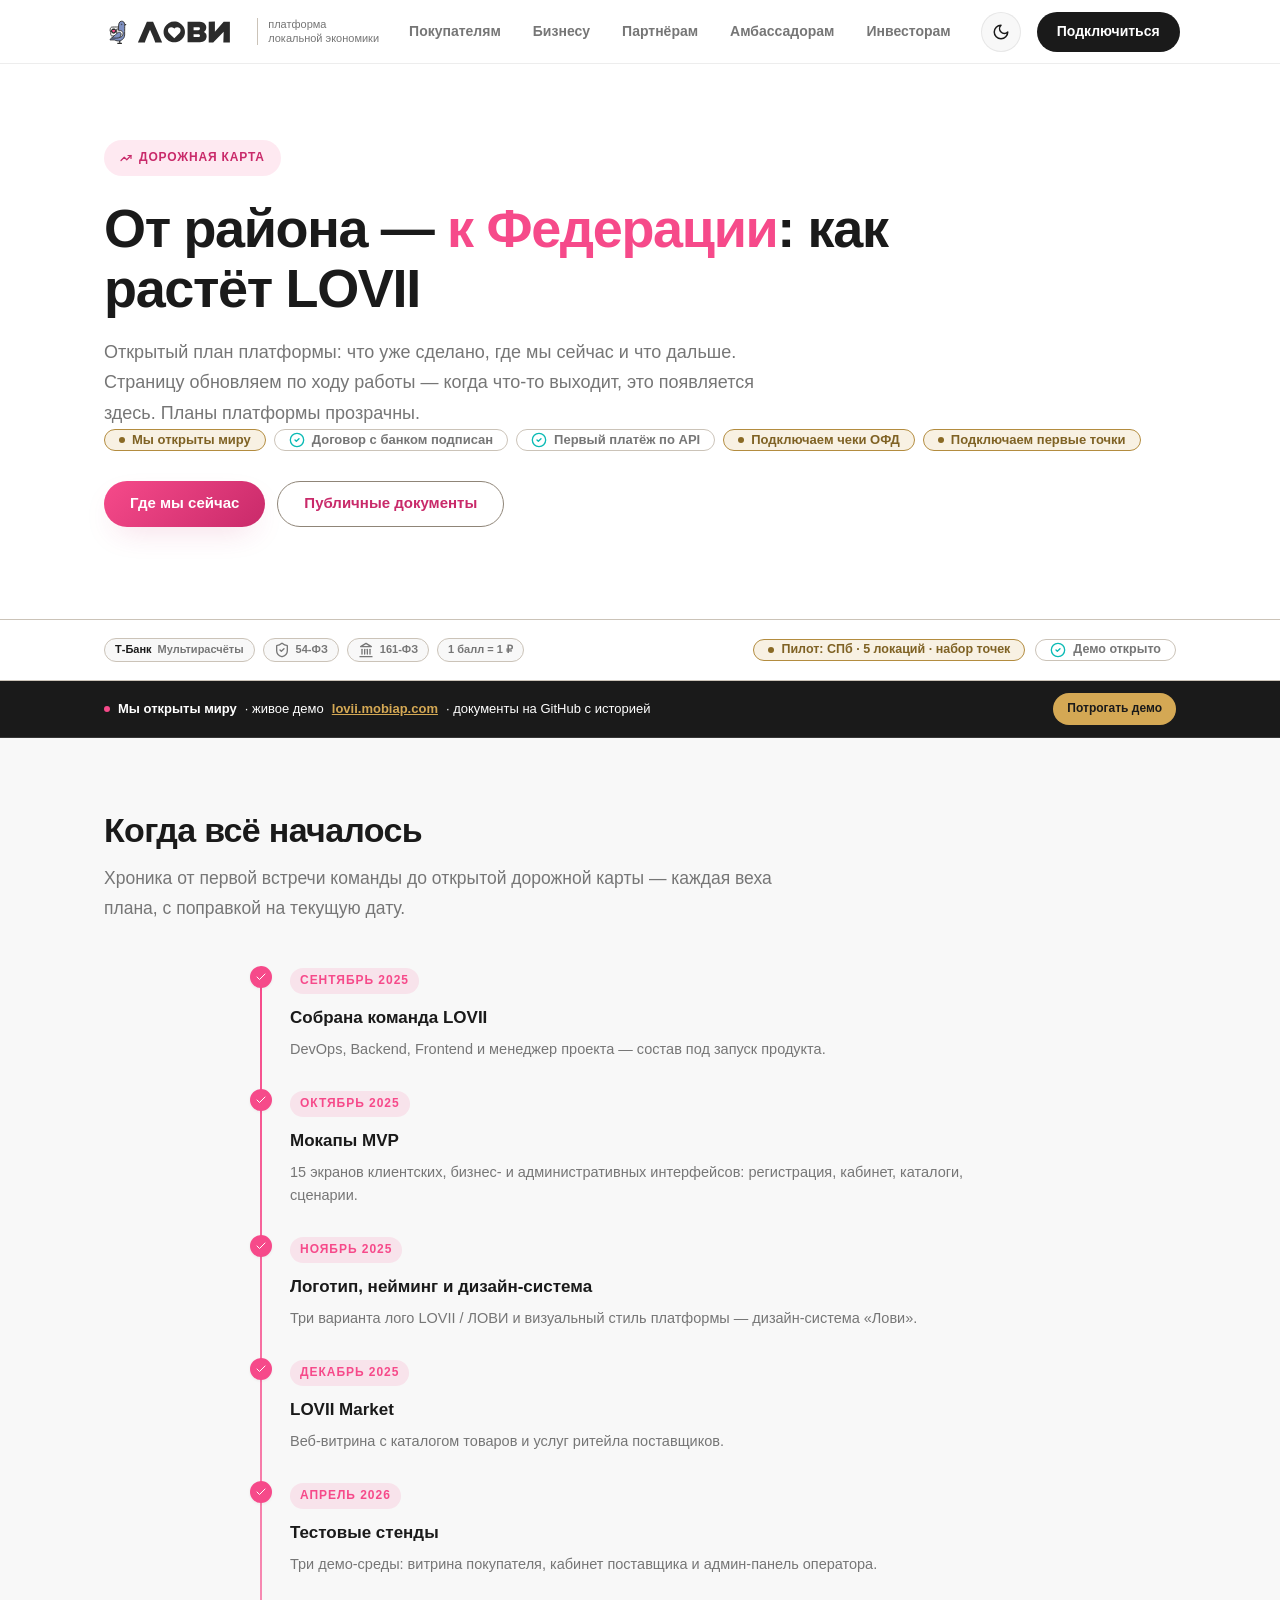
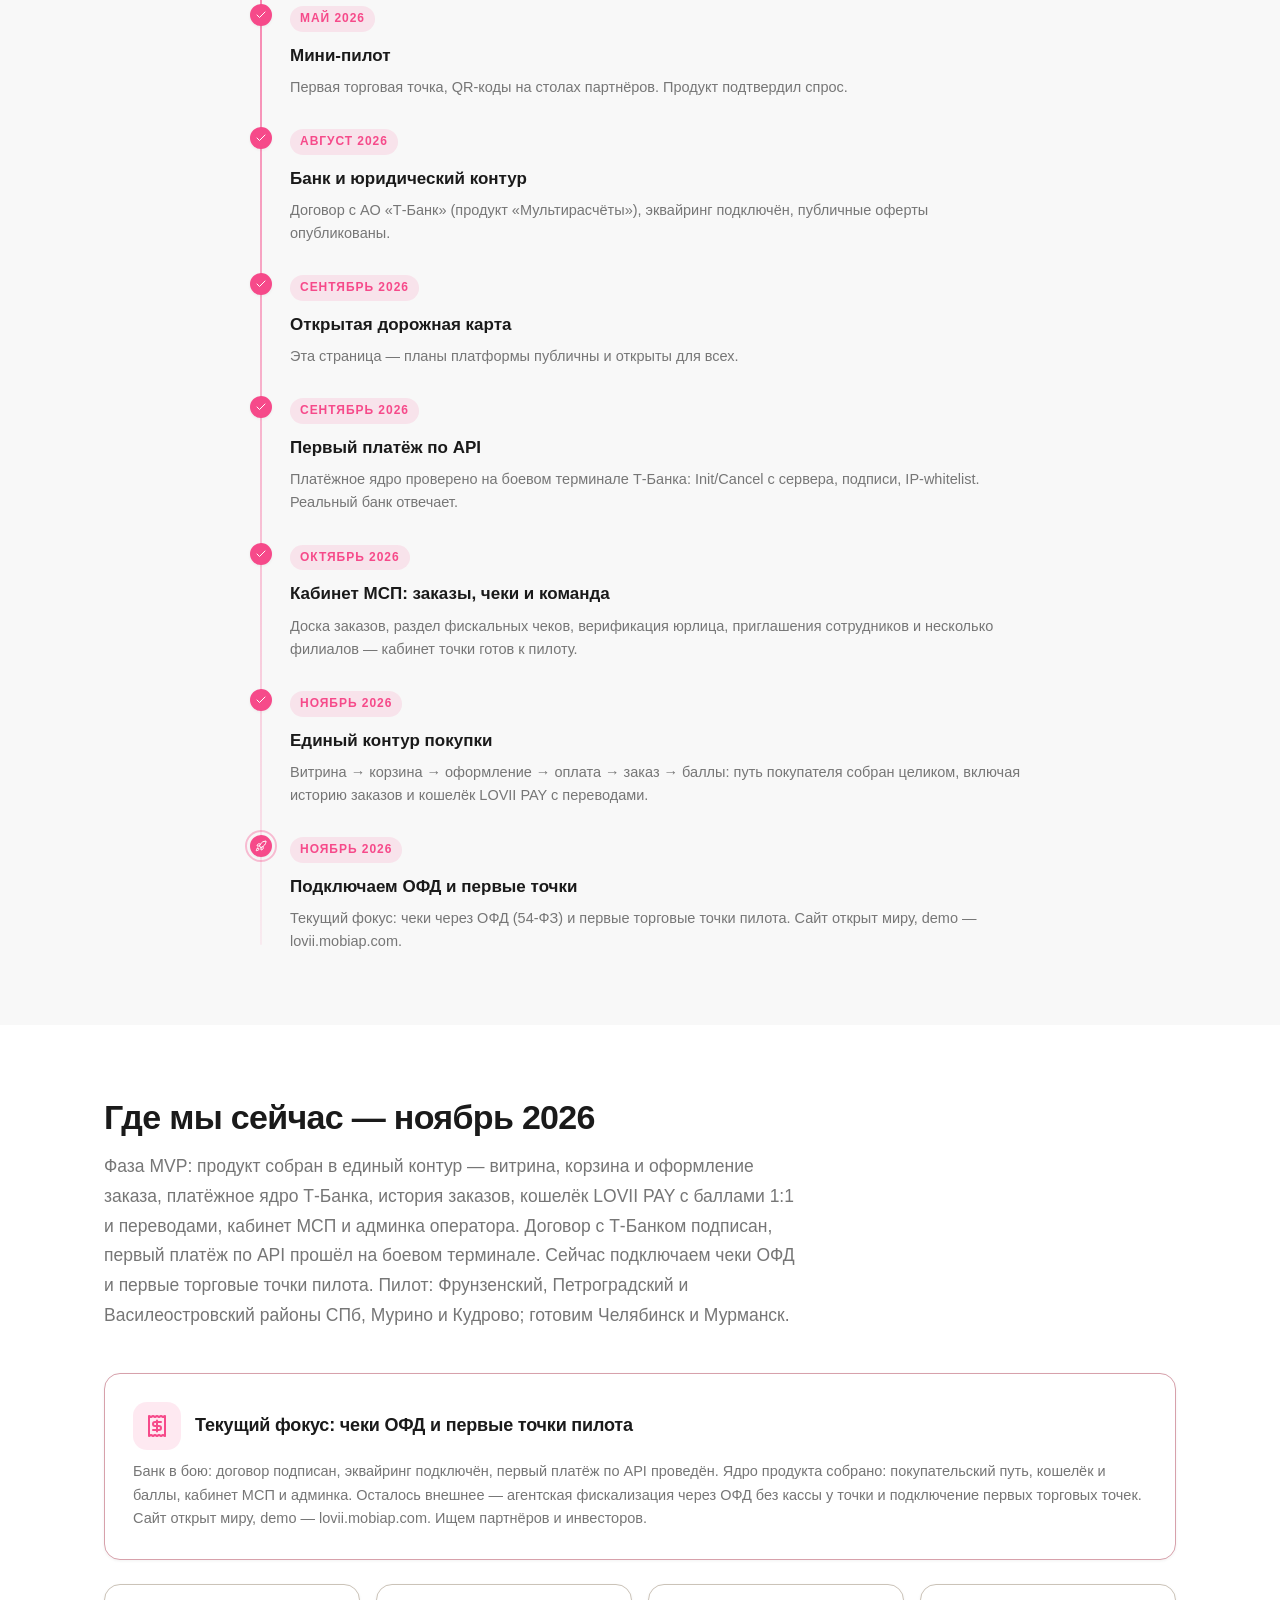
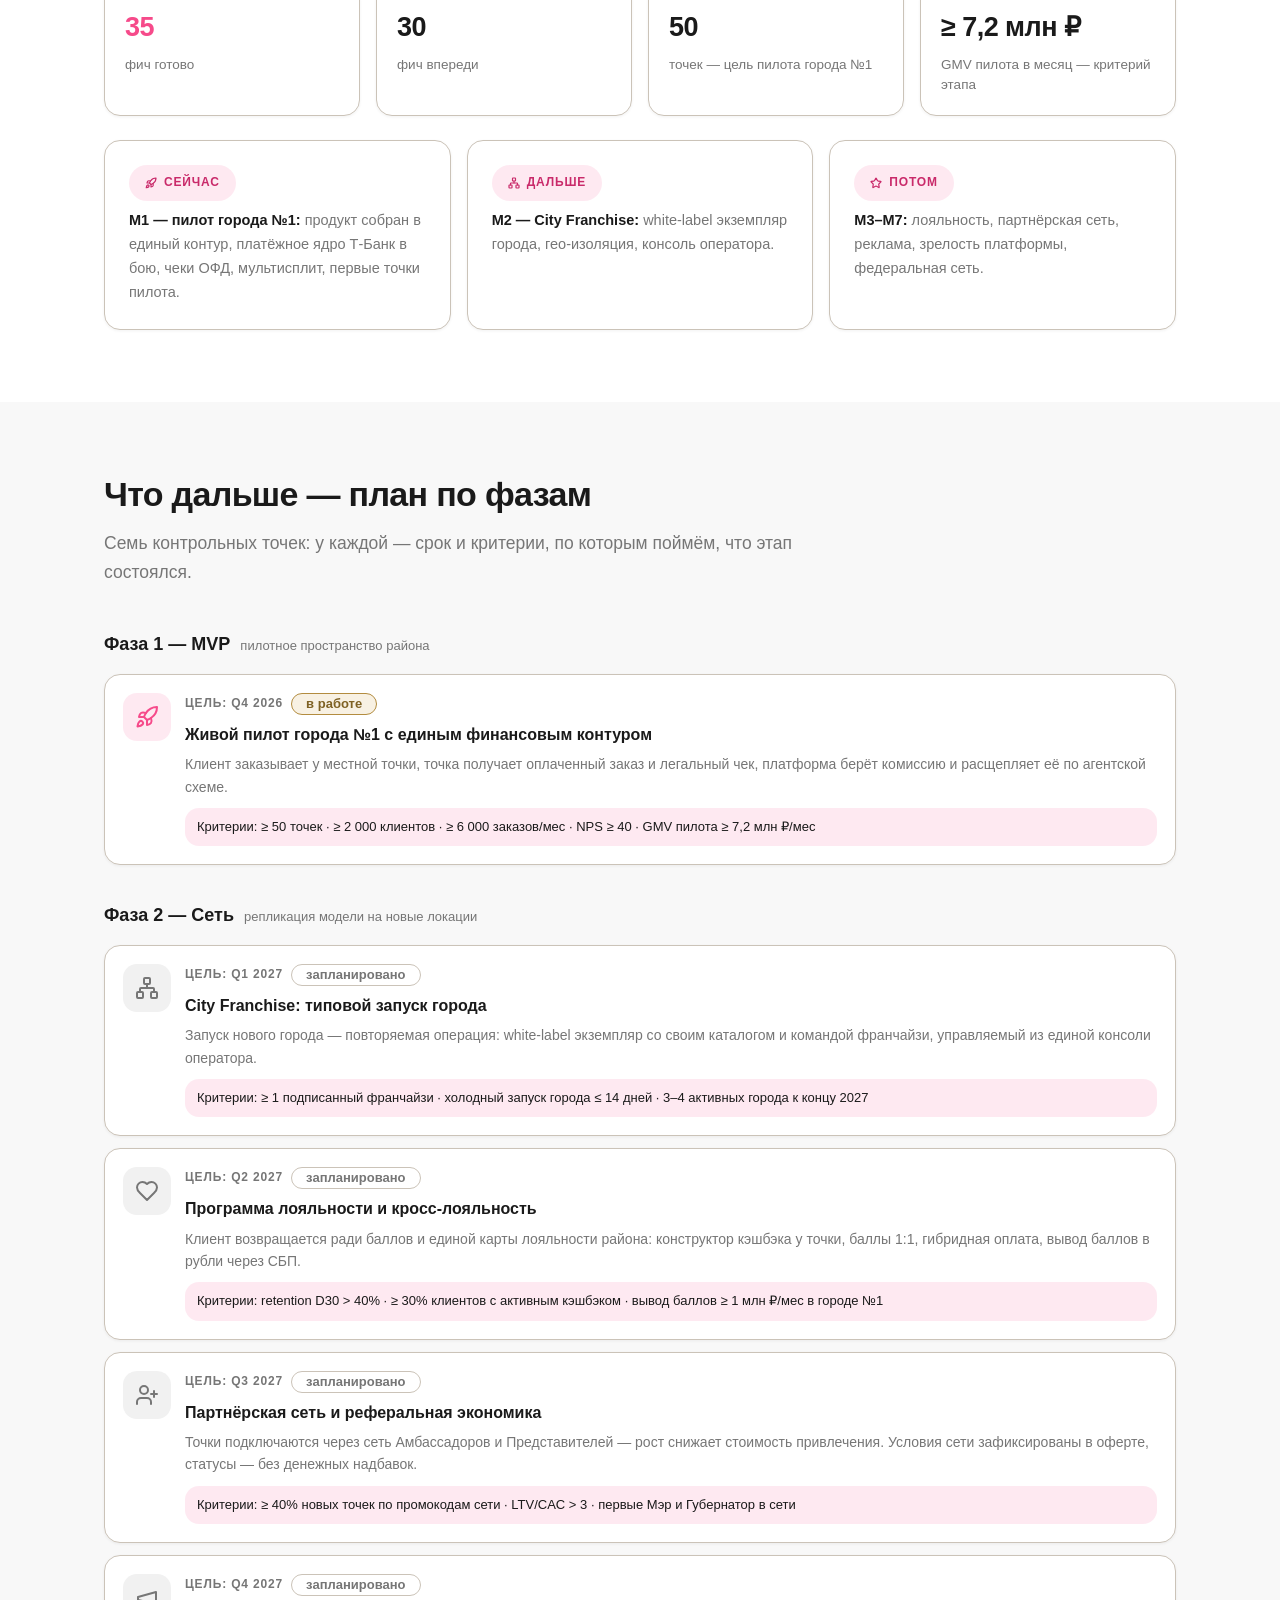
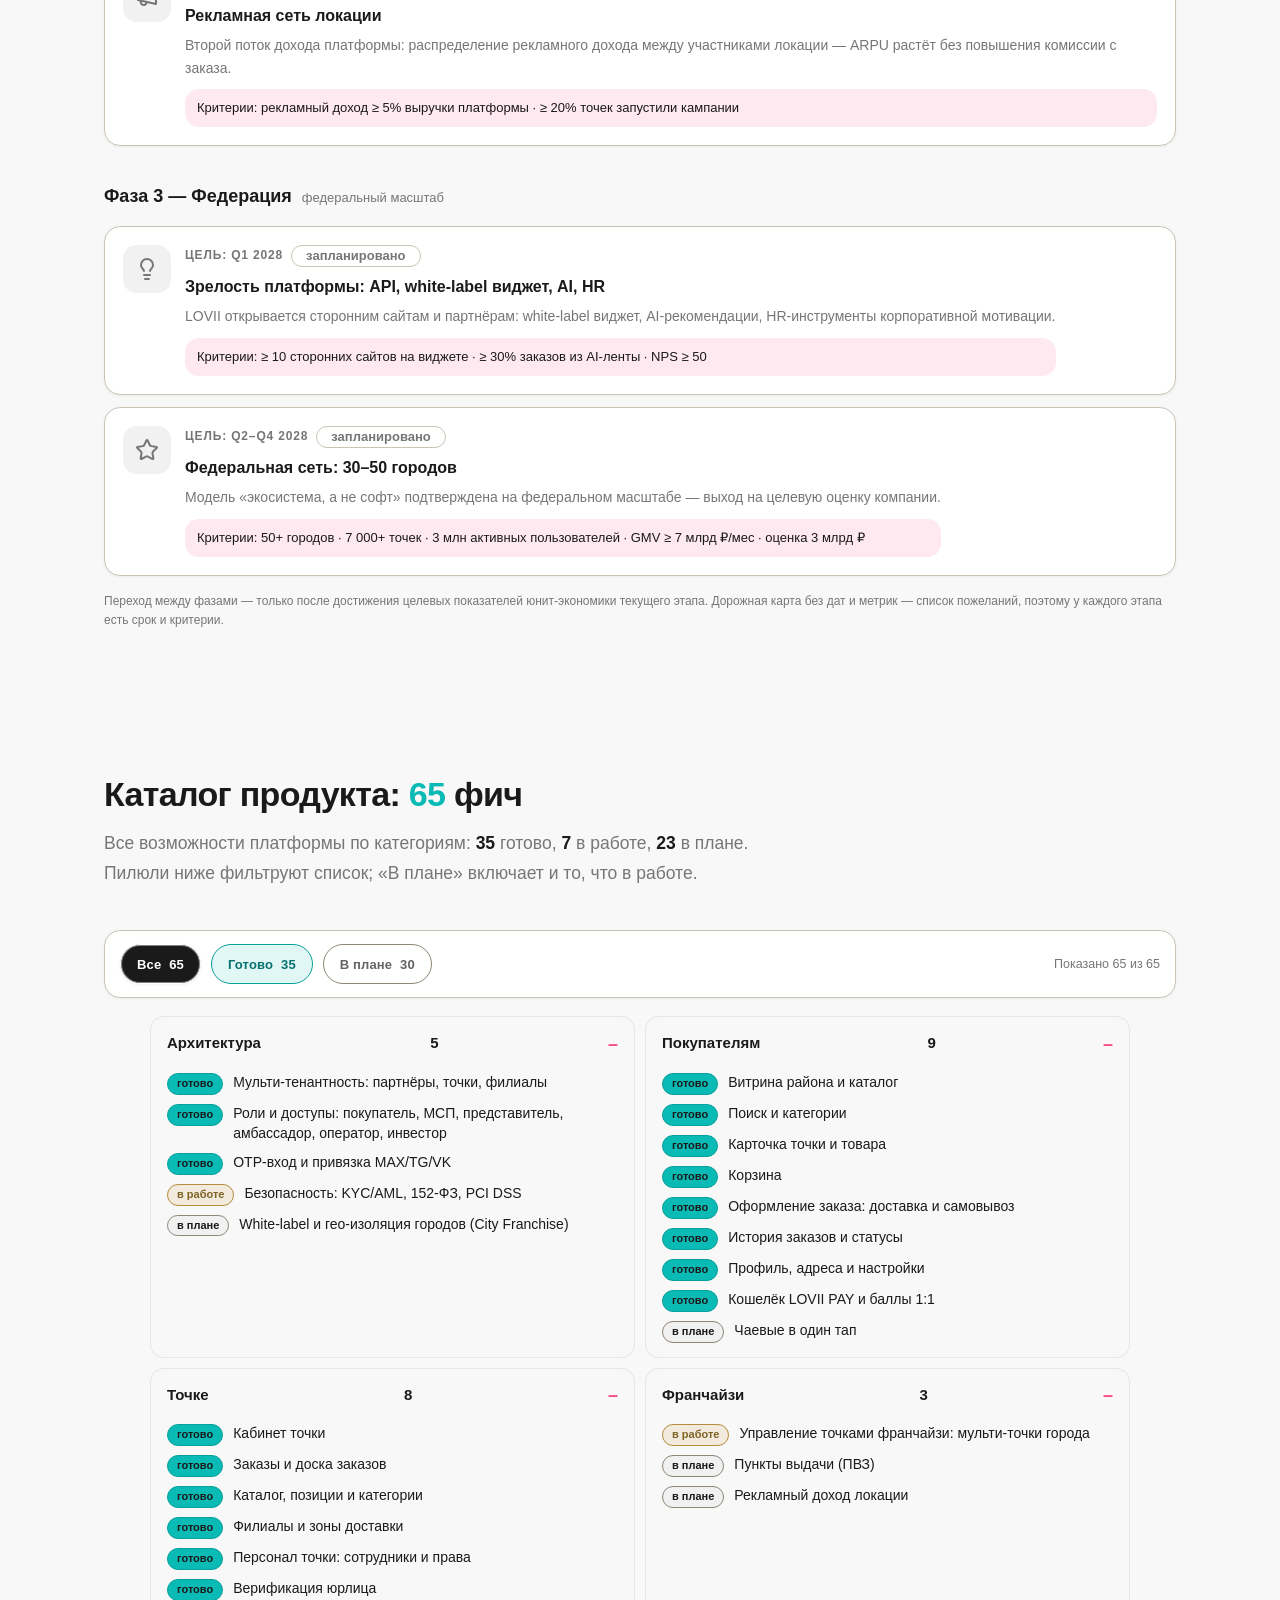
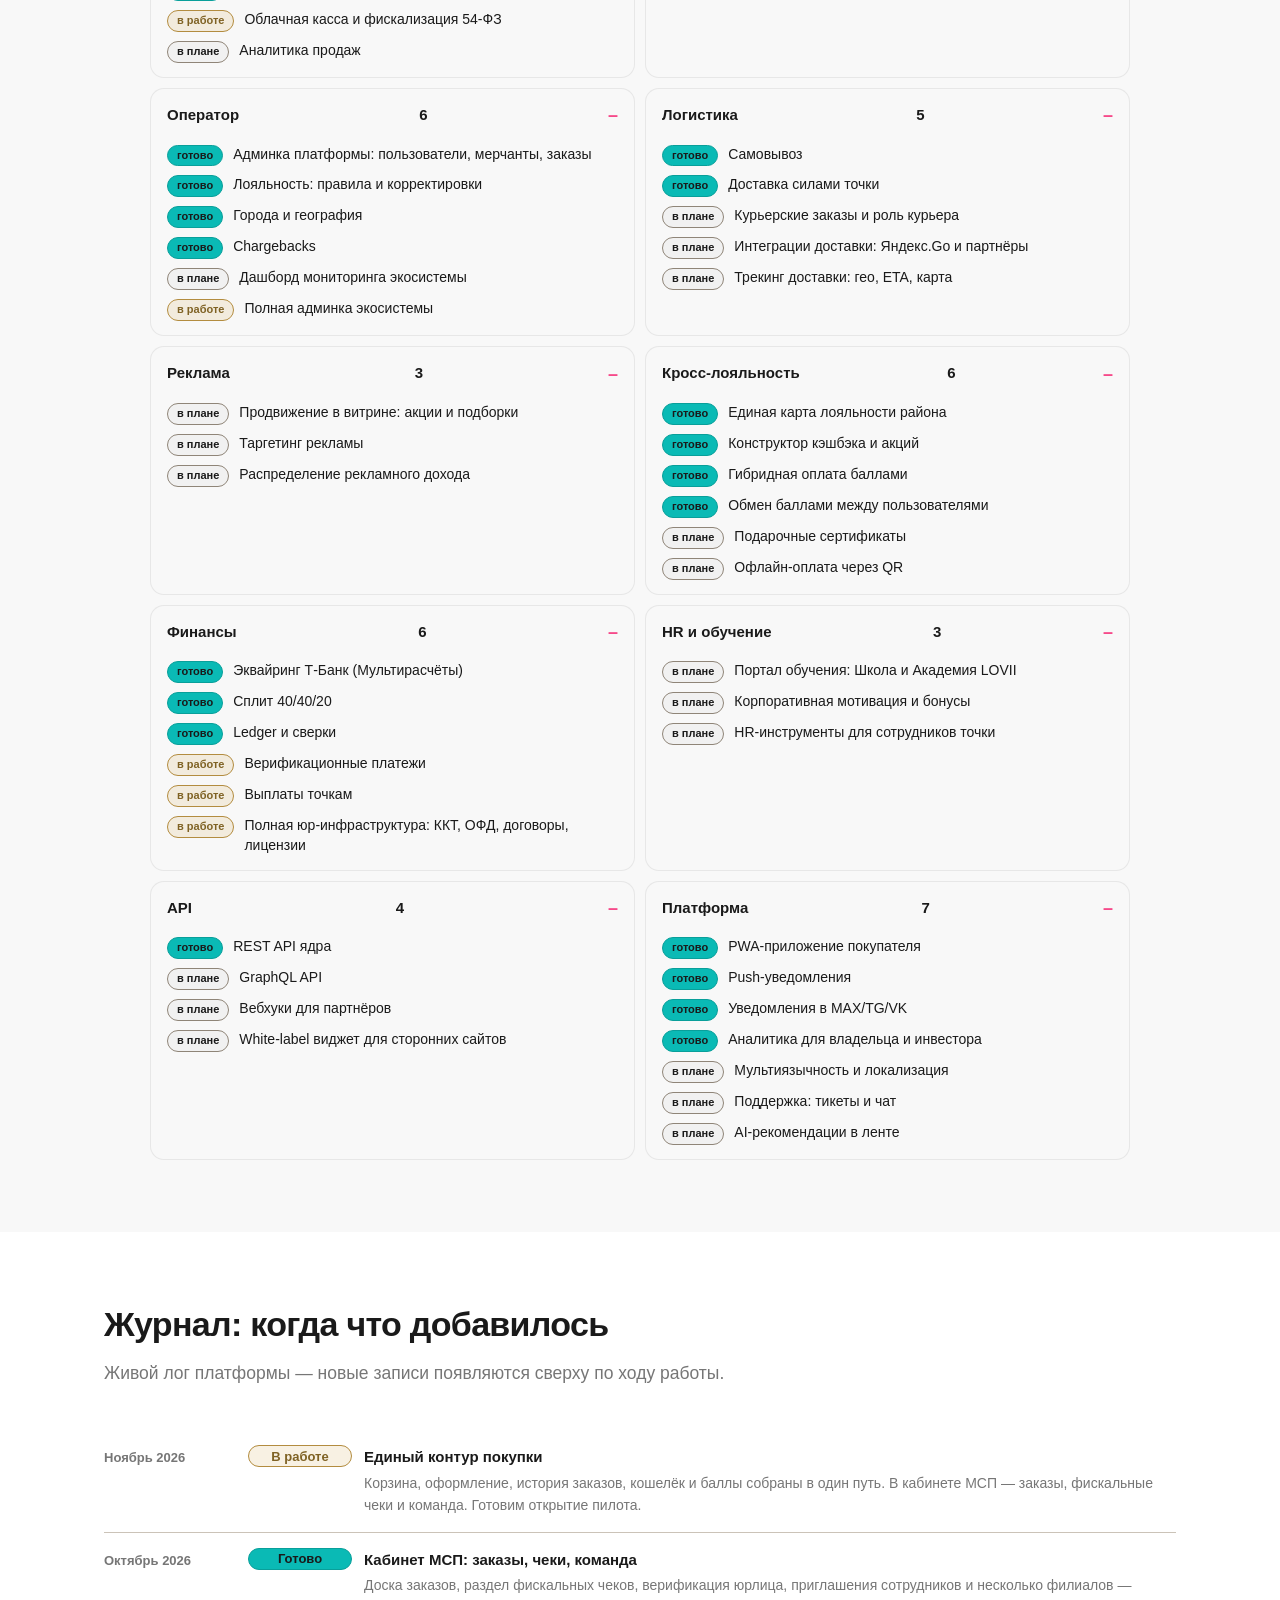
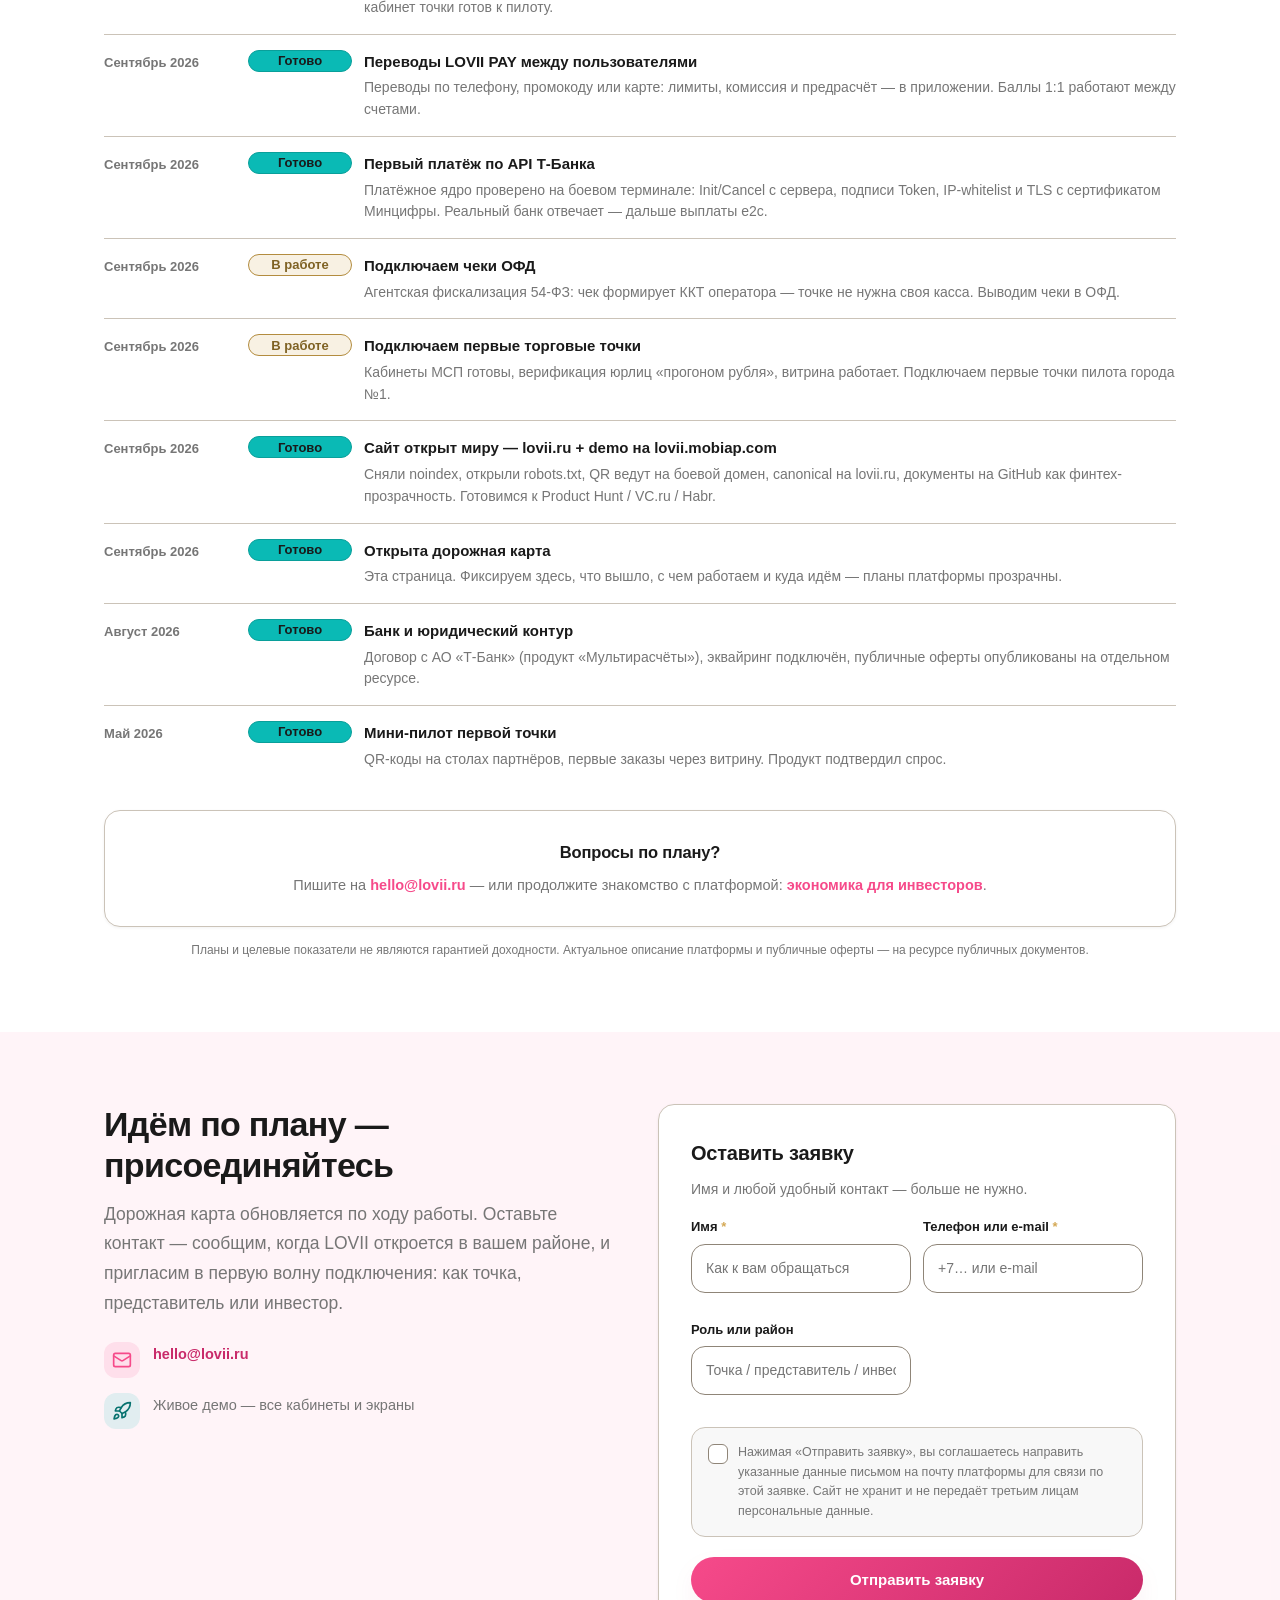
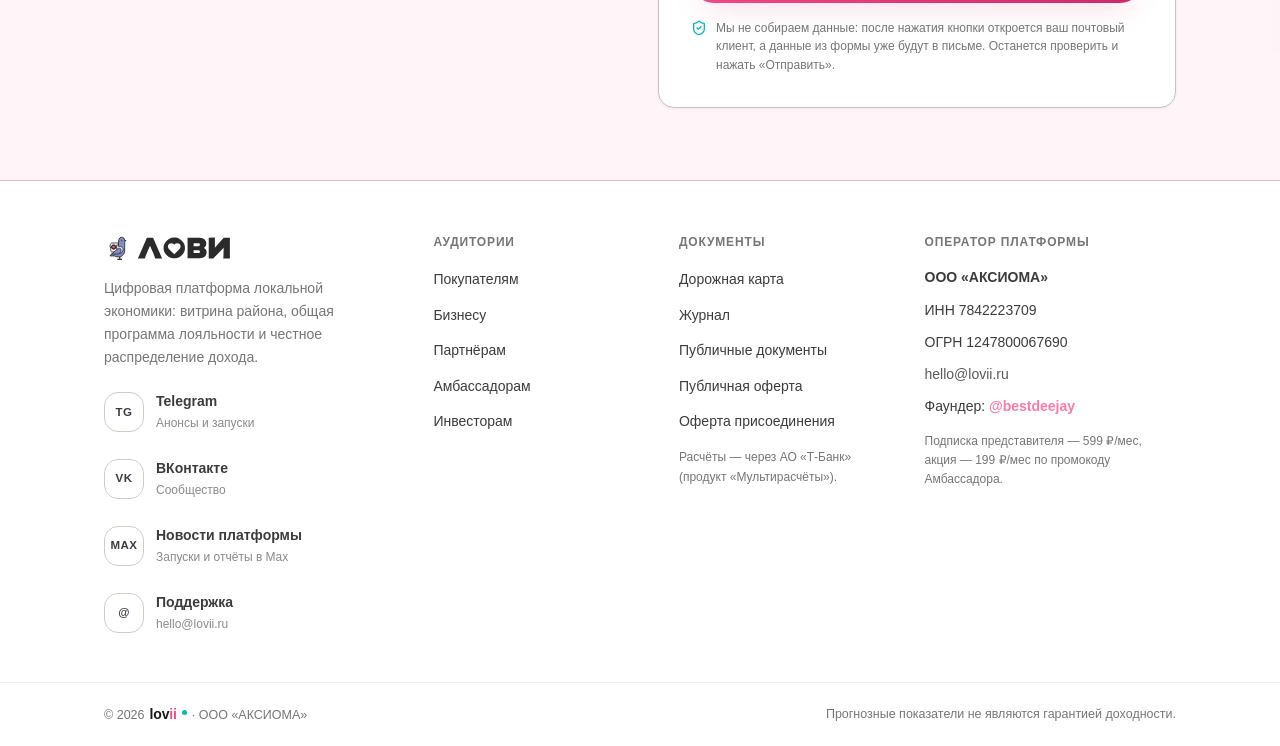
<file: roadmap/index.html>
<!doctype html>
<html lang="ru">
<head>
<script src="../assets/counters.js" defer></script>
<noscript><div><img src="https://mc.yandex.ru/watch/112999617" style="position:absolute;left:-9999px;" alt="" /></div></noscript>
<meta charset="utf-8">
<meta name="viewport" content="width=device-width, initial-scale=1, viewport-fit=cover">
<title>Дорожная карта LOVII — что вышло и что дальше</title>
<meta name="description" content="Хроника LOVII: как всё начиналось, где мы сейчас (продукт собран, подключаем ОФД и первые точки) и план до 2028 года.">
<meta name="robots" content="index, follow">
<link rel="canonical" href="https://lovii.ru/roadmap/">
<meta property="og:type" content="website">
<meta property="og:site_name" content="LOVII">
<meta property="og:locale" content="ru_RU">
<meta property="og:title" content="Дорожная карта LOVII — что вышло и что дальше">
<meta property="og:description" content="Хроника LOVII: как всё начиналось, где мы сейчас (продукт собран, подключаем ОФД и первые точки) и план до 2028 года.">
<meta property="og:url" content="https://lovii.ru/roadmap/">
<meta property="og:image" content="https://lovii.ru/og-image.png">
<meta property="og:image:width" content="1200">
<meta property="og:image:height" content="630">
<meta name="twitter:card" content="summary_large_image">
<meta name="twitter:title" content="Дорожная карта LOVII — что вышло и что дальше">
<meta name="twitter:description" content="Хроника LOVII: как всё начиналось, где мы сейчас (продукт собран, подключаем ОФД и первые точки) и план до 2028 года.">
<meta name="twitter:image" content="https://lovii.ru/og-image.png">
<meta name="theme-color" id="metaTheme" content="#f64a8a">
<link rel="icon" href="../favicon.svg" type="image/svg+xml">
<link rel="icon" href="../favicon.png" type="image/png">
<link rel="apple-touch-icon" href="../lovii-icon-180.png">
<link rel="manifest" href="../manifest.webmanifest">
<script>(function(){try{var t=localStorage.getItem('lovii_theme');if(t!=='dark'&&t!=='light'){t=window.matchMedia&&window.matchMedia('(prefers-color-scheme: dark)').matches?'dark':'light'}document.documentElement.dataset.theme=t;var m=document.getElementById('metaTheme');if(m)m.setAttribute('content',t==='dark'?'#171219':'#f64a8a')}catch(e){}})();</script>
<link rel="stylesheet" href="../assets/lovii.css">
<link rel="stylesheet" href="../assets/site.css">
</head>
<body data-sprite="../assets/icons.svg">
<div class="scroll-progress" id="scrollProgress" aria-hidden="true"><i></i></div>
<a class="visually-hidden" href="#main">К содержимому</a>
<header class="site-header">
<div class="header-in">
<a class="logo" href="../" aria-label="LOVII — на главную"><img class="logo-light-img" src="../logo.svg" alt="LOVII" width="auto" height="30"><img class="logo-dark-img" src="../logo-dark.svg" alt="" aria-hidden="true"><span class="logo-tag">платформа<br>локальной экономики</span></a>
<nav class="nav" aria-label="Основная навигация"><a href="../clients/">Покупателям</a><a href="../business/">Бизнесу</a><a href="../partners/">Партнёрам</a><a href="../ambassadors/">Амбассадорам</a><a href="../investors/">Инвесторам</a></nav>
<button class="theme-btn" id="themeBtn" type="button" aria-label="Сменить тему" title="Сменить тему"><svg class="ico i-moon" aria-hidden="true"><use href="../assets/icons.svg#i-moon"></use></svg><svg class="ico i-sun" aria-hidden="true"><use href="../assets/icons.svg#i-sun"></use></svg></button>
<a class="header-cta" href="#connect">Подключиться</a>
<button class="burger" id="burger" type="button" aria-label="Открыть меню" aria-expanded="false"><svg class="ico" aria-hidden="true"><use href="../assets/icons.svg#i-menu"></use></svg></button>
</div>
</header>
<div class="mobile-menu" id="mobileMenu">
<nav aria-label="Мобильная навигация"><a href="../clients/">Покупателям</a><a href="../business/">Бизнесу</a><a href="../partners/">Партнёрам</a><a href="../ambassadors/">Амбассадорам</a><a href="../investors/">Инвесторам</a><a class="m-cta" href="#connect">Подключиться</a></nav>
</div>
<main id="main">
<section class="l-hero"><div class="orb o1" aria-hidden="true"></div><div class="orb o2" aria-hidden="true"></div><div class="wrap"><span class="kicker e1"><svg class="ico" width="18" height="18" aria-hidden="true"><use href="../assets/icons.svg#i-trending-up"></use></svg>Дорожная карта</span><h1 class="e2">От района — <span class="hl-pink">к Федерации</span>: как растёт LOVII</h1><p class="sub e3">Открытый план платформы: что уже сделано, где мы сейчас и что дальше. Страницу обновляем по ходу работы — когда что-то выходит, это появляется здесь. Планы платформы прозрачны.</p><div class="status-row e4"><span class="st-chip live"><span class="lv-dot"></span>Мы открыты миру</span><span class="st-chip"><svg class="ico" width="18" height="18" aria-hidden="true"><use href="../assets/icons.svg#i-check-circle"></use></svg>Договор с банком подписан</span><span class="st-chip"><svg class="ico" width="18" height="18" aria-hidden="true"><use href="../assets/icons.svg#i-check-circle"></use></svg>Первый платёж по API</span><span class="st-chip live"><span class="lv-dot"></span>Подключаем чеки ОФД</span><span class="st-chip live"><span class="lv-dot"></span>Подключаем первые точки</span></div><div class="cta-row e4"><a class="btn btn-primary" href="#now">Где мы сейчас</a><a class="btn btn-outline" href="https://axiiom-ru.github.io/lovii/" target="_blank" rel="noopener noreferrer">Публичные документы</a></div></div></section><section class="trust-strip"><div class="wrap"><div class="trust-in"><div class="trust-logos"><span><b>Т-Банк</b> Мультирасчёты</span><span><svg class="ico" width="16" height="16"><use href="../assets/icons.svg#i-shield"></use></svg> 54-ФЗ</span><span><svg class="ico" width="16" height="16"><use href="../assets/icons.svg#i-bank"></use></svg> 161-ФЗ</span><span>1 балл = 1 ₽</span><span id="utmBadge" class="utm-badge" style="display:none"></span></div><div class="trust-proof"><span class="st-chip live"><span class="lv-dot"></span>Пилот: СПб · 5 локаций · набор точек</span><span class="st-chip"><svg class="ico" width="15" height="15"><use href="../assets/icons.svg#i-check-circle"></use></svg>Демо открыто</span></div></div></div></section>
<section style="padding:12px 0;background:#1a1a1a;color:#fff;border-bottom:1px solid rgba(255,255,255,.12)"><div class="wrap"><div style="display:flex;flex-wrap:wrap;gap:10px 18px;align-items:center;justify-content:space-between;font-size:13px"><span style="display:flex;gap:8px;align-items:center"><span class="lv-dot" style="background:var(--lv-pink)"></span><b style="color:#fff">Мы открыты миру</b> · живое демо <a href="https://lovii.mobiap.com/" target="_blank" rel="noopener" style="color:var(--lv-gold);font-weight:800;text-decoration:underline">lovii.mobiap.com</a> · документы на GitHub с историей</span><a href="https://lovii.mobiap.com/" target="_blank" rel="noopener" class="btn btn-gold-solid" style="min-height:32px;padding:0 14px;font-size:12px">Потрогать демо</a></div></div></section>
<section class="sec t-surface rv" id="history"><div class="wrap"><div class="sec-head"><h2>Когда всё началось</h2><p class="lead">Хроника от первой встречи команды до открытой дорожной карты — каждая веха плана, с поправкой на текущую дату.</p></div><ol class="tl"><li class="tl-item"><span class="tl-dot done"><svg class="ico" width="18" height="18" aria-hidden="true"><use href="../assets/icons.svg#i-check"></use></svg></span><span class="tl-date">Сентябрь 2025</span><h3>Собрана команда LOVII</h3><p>DevOps, Backend, Frontend и менеджер проекта — состав под запуск продукта.</p></li><li class="tl-item"><span class="tl-dot done"><svg class="ico" width="18" height="18" aria-hidden="true"><use href="../assets/icons.svg#i-check"></use></svg></span><span class="tl-date">Октябрь 2025</span><h3>Мокапы MVP</h3><p>15 экранов клиентских, бизнес- и административных интерфейсов: регистрация, кабинет, каталоги, сценарии.</p></li><li class="tl-item"><span class="tl-dot done"><svg class="ico" width="18" height="18" aria-hidden="true"><use href="../assets/icons.svg#i-check"></use></svg></span><span class="tl-date">Ноябрь 2025</span><h3>Логотип, нейминг и дизайн-система</h3><p>Три варианта лого LOVII / ЛОВИ и визуальный стиль платформы — дизайн-система «Лови».</p></li><li class="tl-item"><span class="tl-dot done"><svg class="ico" width="18" height="18" aria-hidden="true"><use href="../assets/icons.svg#i-check"></use></svg></span><span class="tl-date">Декабрь 2025</span><h3>LOVII Market</h3><p>Веб-витрина с каталогом товаров и услуг ритейла поставщиков.</p></li><li class="tl-item"><span class="tl-dot done"><svg class="ico" width="18" height="18" aria-hidden="true"><use href="../assets/icons.svg#i-check"></use></svg></span><span class="tl-date">Апрель 2026</span><h3>Тестовые стенды</h3><p>Три демо-среды: витрина покупателя, кабинет поставщика и админ-панель оператора.</p></li><li class="tl-item"><span class="tl-dot done"><svg class="ico" width="18" height="18" aria-hidden="true"><use href="../assets/icons.svg#i-check"></use></svg></span><span class="tl-date">Май 2026</span><h3>Мини-пилот</h3><p>Первая торговая точка, QR-коды на столах партнёров. Продукт подтвердил спрос.</p></li><li class="tl-item"><span class="tl-dot done"><svg class="ico" width="18" height="18" aria-hidden="true"><use href="../assets/icons.svg#i-check"></use></svg></span><span class="tl-date">Август 2026</span><h3>Банк и юридический контур</h3><p>Договор с АО «Т-Банк» (продукт «Мультирасчёты»), эквайринг подключён, публичные оферты опубликованы.</p></li><li class="tl-item"><span class="tl-dot done"><svg class="ico" width="18" height="18" aria-hidden="true"><use href="../assets/icons.svg#i-check"></use></svg></span><span class="tl-date">Сентябрь 2026</span><h3>Открытая дорожная карта</h3><p>Эта страница — планы платформы публичны и открыты для всех.</p></li><li class="tl-item"><span class="tl-dot done"><svg class="ico" width="18" height="18" aria-hidden="true"><use href="../assets/icons.svg#i-check"></use></svg></span><span class="tl-date">Сентябрь 2026</span><h3>Первый платёж по API</h3><p>Платёжное ядро проверено на боевом терминале Т-Банка: Init/Cancel с сервера, подписи, IP-whitelist. Реальный банк отвечает.</p></li><li class="tl-item"><span class="tl-dot done"><svg class="ico" width="18" height="18" aria-hidden="true"><use href="../assets/icons.svg#i-check"></use></svg></span><span class="tl-date">Октябрь 2026</span><h3>Кабинет МСП: заказы, чеки и команда</h3><p>Доска заказов, раздел фискальных чеков, верификация юрлица, приглашения сотрудников и несколько филиалов — кабинет точки готов к пилоту.</p></li><li class="tl-item"><span class="tl-dot done"><svg class="ico" width="18" height="18" aria-hidden="true"><use href="../assets/icons.svg#i-check"></use></svg></span><span class="tl-date">Ноябрь 2026</span><h3>Единый контур покупки</h3><p>Витрина → корзина → оформление → оплата → заказ → баллы: путь покупателя собран целиком, включая историю заказов и кошелёк LOVII PAY с переводами.</p></li><li class="tl-item"><span class="tl-dot now"><svg class="ico" width="18" height="18" aria-hidden="true"><use href="../assets/icons.svg#i-rocket"></use></svg></span><span class="tl-date">Ноябрь 2026</span><h3>Подключаем ОФД и первые точки</h3><p>Текущий фокус: чеки через ОФД (54-ФЗ) и первые торговые точки пилота. Сайт открыт миру, demo — lovii.mobiap.com.</p></li></ol></div></section><section class="sec rv" id="now"><div class="wrap"><div class="sec-head"><h2>Где мы сейчас — ноябрь 2026</h2><p class="lead">Фаза MVP: продукт собран в единый контур — витрина, корзина и оформление заказа, платёжное ядро Т-Банка, история заказов, кошелёк LOVII PAY с баллами 1:1 и переводами, кабинет МСП и админка оператора. Договор с Т-Банком подписан, первый платёж по API прошёл на боевом терминале. Сейчас подключаем чеки ОФД и первые торговые точки пилота. Пилот: Фрунзенский, Петроградский и Василеостровский районы СПб, Мурино и Кудрово; готовим Челябинск и Мурманск.</p></div><div class="card pad-lg b-pink"><div style="display:flex;flex-wrap:wrap;gap:14px;align-items:center"><span class="ico-badge"><svg class="ico" width="18" height="18" aria-hidden="true"><use href="../assets/icons.svg#i-receipt"></use></svg></span><h3 style="margin:0;font-size:18px">Текущий фокус: чеки ОФД и первые точки пилота</h3></div><p class="txt mt-12">Банк в бою: договор подписан, эквайринг подключён, первый платёж по API проведён. Ядро продукта собрано: покупательский путь, кошелёк и баллы, кабинет МСП и админка. Осталось внешнее — агентская фискализация через ОФД без кассы у точки и подключение первых торговых точек. Сайт открыт миру, demo — lovii.mobiap.com. Ищем партнёров и инвесторов.</p></div><div class="grid g4 mt-24"><div class="stat-card"><div class="v v-pink" data-feat-done-stat>35</div><p class="l">фич готово</p></div><div class="stat-card"><div class="v" data-feat-ahead-stat>30</div><p class="l">фич впереди</p></div><div class="stat-card"><div class="v">50</div><p class="l">точек — цель пилота города №1</p></div><div class="stat-card"><div class="v">≥ 7,2 млн ₽</div><p class="l">GMV пилота в месяц — критерий этапа</p></div></div><div class="grid g3 mt-24"><div class="card"><span class="kicker"><svg class="ico" width="18" height="18" aria-hidden="true"><use href="../assets/icons.svg#i-rocket"></use></svg>Сейчас</span><p class="txt" style="margin-top:8px"><b>M1 — пилот города №1:</b> продукт собран в единый контур, платёжное ядро Т-Банк в бою, чеки ОФД, мультисплит, первые точки пилота.</p></div><div class="card"><span class="kicker"><svg class="ico" width="18" height="18" aria-hidden="true"><use href="../assets/icons.svg#i-network"></use></svg>Дальше</span><p class="txt" style="margin-top:8px"><b>M2 — City Franchise:</b> white-label экземпляр города, гео-изоляция, консоль оператора.</p></div><div class="card"><span class="kicker"><svg class="ico" width="18" height="18" aria-hidden="true"><use href="../assets/icons.svg#i-star"></use></svg>Потом</span><p class="txt" style="margin-top:8px"><b>M3–M7:</b> лояльность, партнёрская сеть, реклама, зрелость платформы, федеральная сеть.</p></div></div></div></section><section class="sec t-surface rv" id="plan"><div class="wrap"><div class="sec-head"><h2>Что дальше — план по фазам</h2><p class="lead">Семь контрольных точек: у каждой — срок и критерии, по которым поймём, что этап состоялся.</p></div><div class="phase-head"><h3>Фаза 1 — MVP</h3><span>пилотное пространство района</span></div><div class="ms"><span class="ico-badge"><svg class="ico" width="18" height="18" aria-hidden="true"><use href="../assets/icons.svg#i-rocket"></use></svg></span><div class="ms-body"><div class="ms-meta"><span class="ms-q">Цель: Q4 2026</span><span class="st-chip live">в работе</span></div><h3>Живой пилот города №1 с единым финансовым контуром</h3><p>Клиент заказывает у местной точки, точка получает оплаченный заказ и легальный чек, платформа берёт комиссию и расщепляет её по агентской схеме.</p><div class="ms-proof">Критерии: ≥ 50 точек · ≥ 2 000 клиентов · ≥ 6 000 заказов/мес · NPS ≥ 40 · GMV пилота ≥ 7,2 млн ₽/мес</div></div></div><div class="phase-head"><h3>Фаза 2 — Сеть</h3><span>репликация модели на новые локации</span></div><div class="ms"><span class="ico-badge dim"><svg class="ico" width="18" height="18" aria-hidden="true"><use href="../assets/icons.svg#i-network"></use></svg></span><div class="ms-body"><div class="ms-meta"><span class="ms-q">Цель: Q1 2027</span><span class="st-chip">запланировано</span></div><h3>City Franchise: типовой запуск города</h3><p>Запуск нового города — повторяемая операция: white-label экземпляр со своим каталогом и командой франчайзи, управляемый из единой консоли оператора.</p><div class="ms-proof">Критерии: ≥ 1 подписанный франчайзи · холодный запуск города ≤ 14 дней · 3–4 активных города к концу 2027</div></div></div><div class="ms"><span class="ico-badge dim"><svg class="ico" width="18" height="18" aria-hidden="true"><use href="../assets/icons.svg#i-heart"></use></svg></span><div class="ms-body"><div class="ms-meta"><span class="ms-q">Цель: Q2 2027</span><span class="st-chip">запланировано</span></div><h3>Программа лояльности и кросс-лояльность</h3><p>Клиент возвращается ради баллов и единой карты лояльности района: конструктор кэшбэка у точки, баллы 1:1, гибридная оплата, вывод баллов в рубли через СБП.</p><div class="ms-proof">Критерии: retention D30 > 40% · ≥ 30% клиентов с активным кэшбэком · вывод баллов ≥ 1 млн ₽/мес в городе №1</div></div></div><div class="ms"><span class="ico-badge dim"><svg class="ico" width="18" height="18" aria-hidden="true"><use href="../assets/icons.svg#i-user-plus"></use></svg></span><div class="ms-body"><div class="ms-meta"><span class="ms-q">Цель: Q3 2027</span><span class="st-chip">запланировано</span></div><h3>Партнёрская сеть и реферальная экономика</h3><p>Точки подключаются через сеть Амбассадоров и Представителей — рост снижает стоимость привлечения. Условия сети зафиксированы в оферте, статусы — без денежных надбавок.</p><div class="ms-proof">Критерии: ≥ 40% новых точек по промокодам сети · LTV/CAC > 3 · первые Мэр и Губернатор в сети</div></div></div><div class="ms"><span class="ico-badge dim"><svg class="ico" width="18" height="18" aria-hidden="true"><use href="../assets/icons.svg#i-ad"></use></svg></span><div class="ms-body"><div class="ms-meta"><span class="ms-q">Цель: Q4 2027</span><span class="st-chip">запланировано</span></div><h3>Рекламная сеть локации</h3><p>Второй поток дохода платформы: распределение рекламного дохода между участниками локации — ARPU растёт без повышения комиссии с заказа.</p><div class="ms-proof">Критерии: рекламный доход ≥ 5% выручки платформы · ≥ 20% точек запустили кампании</div></div></div><div class="phase-head"><h3>Фаза 3 — Федерация</h3><span>федеральный масштаб</span></div><div class="ms"><span class="ico-badge dim"><svg class="ico" width="18" height="18" aria-hidden="true"><use href="../assets/icons.svg#i-bulb"></use></svg></span><div class="ms-body"><div class="ms-meta"><span class="ms-q">Цель: Q1 2028</span><span class="st-chip">запланировано</span></div><h3>Зрелость платформы: API, white-label виджет, AI, HR</h3><p>LOVII открывается сторонним сайтам и партнёрам: white-label виджет, AI-рекомендации, HR-инструменты корпоративной мотивации.</p><div class="ms-proof">Критерии: ≥ 10 сторонних сайтов на виджете · ≥ 30% заказов из AI-ленты · NPS ≥ 50</div></div></div><div class="ms"><span class="ico-badge dim"><svg class="ico" width="18" height="18" aria-hidden="true"><use href="../assets/icons.svg#i-star"></use></svg></span><div class="ms-body"><div class="ms-meta"><span class="ms-q">Цель: Q2–Q4 2028</span><span class="st-chip">запланировано</span></div><h3>Федеральная сеть: 30–50 городов</h3><p>Модель «экосистема, а не софт» подтверждена на федеральном масштабе — выход на целевую оценку компании.</p><div class="ms-proof">Критерии: 50+ городов · 7 000+ точек · 3 млн активных пользователей · GMV ≥ 7 млрд ₽/мес · оценка 3 млрд ₽</div></div></div><p class="sec-note mt-16">Переход между фазами — только после достижения целевых показателей юнит-экономики текущего этапа. Дорожная карта без дат и метрик — список пожеланий, поэтому у каждого этапа есть срок и критерии.</p></div></section><section class="sec t-surface rv" id="features-plan"><div class="wrap"><div class="sec-head"><h2>Каталог продукта: <span class="hl-tiffany" data-feat-total>65</span> фич</h2><p class="lead">Все возможности платформы по категориям: <b data-feat-done-text>35</b> готово, <b data-feat-work-text>7</b> в работе, <b data-feat-plan-text>23</b> в плане. Пилюли ниже фильтруют список; «В плане» включает и то, что в работе.</p></div><div class="feat-toolbar"><div class="feat-filters" role="group" aria-label="Фильтр фич"><button type="button" class="feat-filter is-active" data-filter="all" aria-pressed="true">Все <b data-count="all">65</b></button><button type="button" class="feat-filter" data-filter="done" aria-pressed="false">Готово <b data-count="done">35</b></button><button type="button" class="feat-filter" data-filter="notdone" aria-pressed="false" title="Включая 7 фич в работе">В плане <b data-count="notdone">30</b></button></div><p class="feat-shown" data-feat-shown role="status" aria-live="polite">Показано 65 из 65</p></div><div class="feat-plan"><details class="fp" open data-cat><summary><span>Архитектура</span><b data-cat-count>5</b></summary><ul><li data-status="done"><span class="fp-chip done">готово</span><span>Мульти-тенантность: партнёры, точки, филиалы</span></li><li data-status="done"><span class="fp-chip done">готово</span><span>Роли и доступы: покупатель, МСП, представитель, амбассадор, оператор, инвестор</span></li><li data-status="done"><span class="fp-chip done">готово</span><span>OTP-вход и привязка MAX/TG/VK</span></li><li data-status="work"><span class="fp-chip live">в работе</span><span>Безопасность: KYC/AML, 152-ФЗ, PCI DSS</span></li><li data-status="plan"><span class="fp-chip">в плане</span><span>White-label и гео-изоляция городов (City Franchise)</span></li></ul></details><details class="fp" open data-cat><summary><span>Покупателям</span><b data-cat-count>9</b></summary><ul><li data-status="done"><span class="fp-chip done">готово</span><span>Витрина района и каталог</span></li><li data-status="done"><span class="fp-chip done">готово</span><span>Поиск и категории</span></li><li data-status="done"><span class="fp-chip done">готово</span><span>Карточка точки и товара</span></li><li data-status="done"><span class="fp-chip done">готово</span><span>Корзина</span></li><li data-status="done"><span class="fp-chip done">готово</span><span>Оформление заказа: доставка и самовывоз</span></li><li data-status="done"><span class="fp-chip done">готово</span><span>История заказов и статусы</span></li><li data-status="done"><span class="fp-chip done">готово</span><span>Профиль, адреса и настройки</span></li><li data-status="done"><span class="fp-chip done">готово</span><span>Кошелёк LOVII PAY и баллы 1:1</span></li><li data-status="plan"><span class="fp-chip">в плане</span><span>Чаевые в один тап</span></li></ul></details><details class="fp" open data-cat><summary><span>Точке</span><b data-cat-count>8</b></summary><ul><li data-status="done"><span class="fp-chip done">готово</span><span>Кабинет точки</span></li><li data-status="done"><span class="fp-chip done">готово</span><span>Заказы и доска заказов</span></li><li data-status="done"><span class="fp-chip done">готово</span><span>Каталог, позиции и категории</span></li><li data-status="done"><span class="fp-chip done">готово</span><span>Филиалы и зоны доставки</span></li><li data-status="done"><span class="fp-chip done">готово</span><span>Персонал точки: сотрудники и права</span></li><li data-status="done"><span class="fp-chip done">готово</span><span>Верификация юрлица</span></li><li data-status="work"><span class="fp-chip live">в работе</span><span>Облачная касса и фискализация 54-ФЗ</span></li><li data-status="plan"><span class="fp-chip">в плане</span><span>Аналитика продаж</span></li></ul></details><details class="fp" open data-cat><summary><span>Франчайзи</span><b data-cat-count>3</b></summary><ul><li data-status="work"><span class="fp-chip live">в работе</span><span>Управление точками франчайзи: мульти-точки города</span></li><li data-status="plan"><span class="fp-chip">в плане</span><span>Пункты выдачи (ПВЗ)</span></li><li data-status="plan"><span class="fp-chip">в плане</span><span>Рекламный доход локации</span></li></ul></details><details class="fp" open data-cat><summary><span>Оператор</span><b data-cat-count>6</b></summary><ul><li data-status="done"><span class="fp-chip done">готово</span><span>Админка платформы: пользователи, мерчанты, заказы</span></li><li data-status="done"><span class="fp-chip done">готово</span><span>Лояльность: правила и корректировки</span></li><li data-status="done"><span class="fp-chip done">готово</span><span>Города и география</span></li><li data-status="done"><span class="fp-chip done">готово</span><span>Chargebacks</span></li><li data-status="plan"><span class="fp-chip">в плане</span><span>Дашборд мониторинга экосистемы</span></li><li data-status="work"><span class="fp-chip live">в работе</span><span>Полная админка экосистемы</span></li></ul></details><details class="fp" open data-cat><summary><span>Логистика</span><b data-cat-count>5</b></summary><ul><li data-status="done"><span class="fp-chip done">готово</span><span>Самовывоз</span></li><li data-status="done"><span class="fp-chip done">готово</span><span>Доставка силами точки</span></li><li data-status="plan"><span class="fp-chip">в плане</span><span>Курьерские заказы и роль курьера</span></li><li data-status="plan"><span class="fp-chip">в плане</span><span>Интеграции доставки: Яндекс.Go и партнёры</span></li><li data-status="plan"><span class="fp-chip">в плане</span><span>Трекинг доставки: гео, ETA, карта</span></li></ul></details><details class="fp" open data-cat><summary><span>Реклама</span><b data-cat-count>3</b></summary><ul><li data-status="plan"><span class="fp-chip">в плане</span><span>Продвижение в витрине: акции и подборки</span></li><li data-status="plan"><span class="fp-chip">в плане</span><span>Таргетинг рекламы</span></li><li data-status="plan"><span class="fp-chip">в плане</span><span>Распределение рекламного дохода</span></li></ul></details><details class="fp" open data-cat><summary><span>Кросс-лояльность</span><b data-cat-count>6</b></summary><ul><li data-status="done"><span class="fp-chip done">готово</span><span>Единая карта лояльности района</span></li><li data-status="done"><span class="fp-chip done">готово</span><span>Конструктор кэшбэка и акций</span></li><li data-status="done"><span class="fp-chip done">готово</span><span>Гибридная оплата баллами</span></li><li data-status="done"><span class="fp-chip done">готово</span><span>Обмен баллами между пользователями</span></li><li data-status="plan"><span class="fp-chip">в плане</span><span>Подарочные сертификаты</span></li><li data-status="plan"><span class="fp-chip">в плане</span><span>Офлайн-оплата через QR</span></li></ul></details><details class="fp" open data-cat><summary><span>Финансы</span><b data-cat-count>6</b></summary><ul><li data-status="done"><span class="fp-chip done">готово</span><span>Эквайринг Т-Банк (Мультирасчёты)</span></li><li data-status="done"><span class="fp-chip done">готово</span><span>Сплит 40/40/20</span></li><li data-status="done"><span class="fp-chip done">готово</span><span>Ledger и сверки</span></li><li data-status="work"><span class="fp-chip live">в работе</span><span>Верификационные платежи</span></li><li data-status="work"><span class="fp-chip live">в работе</span><span>Выплаты точкам</span></li><li data-status="work"><span class="fp-chip live">в работе</span><span>Полная юр-инфраструктура: ККТ, ОФД, договоры, лицензии</span></li></ul></details><details class="fp" open data-cat><summary><span>HR и обучение</span><b data-cat-count>3</b></summary><ul><li data-status="plan"><span class="fp-chip">в плане</span><span>Портал обучения: Школа и Академия LOVII</span></li><li data-status="plan"><span class="fp-chip">в плане</span><span>Корпоративная мотивация и бонусы</span></li><li data-status="plan"><span class="fp-chip">в плане</span><span>HR-инструменты для сотрудников точки</span></li></ul></details><details class="fp" open data-cat><summary><span>API</span><b data-cat-count>4</b></summary><ul><li data-status="done"><span class="fp-chip done">готово</span><span>REST API ядра</span></li><li data-status="plan"><span class="fp-chip">в плане</span><span>GraphQL API</span></li><li data-status="plan"><span class="fp-chip">в плане</span><span>Вебхуки для партнёров</span></li><li data-status="plan"><span class="fp-chip">в плане</span><span>White-label виджет для сторонних сайтов</span></li></ul></details><details class="fp" open data-cat><summary><span>Платформа</span><b data-cat-count>7</b></summary><ul><li data-status="done"><span class="fp-chip done">готово</span><span>PWA-приложение покупателя</span></li><li data-status="done"><span class="fp-chip done">готово</span><span>Push-уведомления</span></li><li data-status="done"><span class="fp-chip done">готово</span><span>Уведомления в MAX/TG/VK</span></li><li data-status="done"><span class="fp-chip done">готово</span><span>Аналитика для владельца и инвестора</span></li><li data-status="plan"><span class="fp-chip">в плане</span><span>Мультиязычность и локализация</span></li><li data-status="plan"><span class="fp-chip">в плане</span><span>Поддержка: тикеты и чат</span></li><li data-status="plan"><span class="fp-chip">в плане</span><span>AI-рекомендации в ленте</span></li></ul></details></div></div></section>
<section class="sec rv" id="log"><div class="wrap"><div class="sec-head"><h2>Журнал: когда что добавилось</h2><p class="lead">Живой лог платформы — новые записи появляются сверху по ходу работы.</p></div><div class="log-list"><div class="log-item"><span class="log-date">Ноябрь 2026</span><span class="log-tag st-chip live">В работе</span><div><h3>Единый контур покупки</h3><p>Корзина, оформление, история заказов, кошелёк и баллы собраны в один путь. В кабинете МСП — заказы, фискальные чеки и команда. Готовим открытие пилота.</p></div></div><div class="log-item"><span class="log-date">Октябрь 2026</span><span class="log-tag st-chip done">Готово</span><div><h3>Кабинет МСП: заказы, чеки, команда</h3><p>Доска заказов, раздел фискальных чеков, верификация юрлица, приглашения сотрудников и несколько филиалов — кабинет точки готов к пилоту.</p></div></div><div class="log-item"><span class="log-date">Сентябрь 2026</span><span class="log-tag st-chip done">Готово</span><div><h3>Переводы LOVII PAY между пользователями</h3><p>Переводы по телефону, промокоду или карте: лимиты, комиссия и предрасчёт — в приложении. Баллы 1:1 работают между счетами.</p></div></div><div class="log-item"><span class="log-date">Сентябрь 2026</span><span class="log-tag st-chip done">Готово</span><div><h3>Первый платёж по API Т-Банка</h3><p>Платёжное ядро проверено на боевом терминале: Init/Cancel с сервера, подписи Token, IP-whitelist и TLS с сертификатом Минцифры. Реальный банк отвечает — дальше выплаты e2c.</p></div></div><div class="log-item"><span class="log-date">Сентябрь 2026</span><span class="log-tag st-chip live">В работе</span><div><h3>Подключаем чеки ОФД</h3><p>Агентская фискализация 54-ФЗ: чек формирует ККТ оператора — точке не нужна своя касса. Выводим чеки в ОФД.</p></div></div><div class="log-item"><span class="log-date">Сентябрь 2026</span><span class="log-tag st-chip live">В работе</span><div><h3>Подключаем первые торговые точки</h3><p>Кабинеты МСП готовы, верификация юрлиц «прогоном рубля», витрина работает. Подключаем первые точки пилота города №1.</p></div></div><div class="log-item"><span class="log-date">Сентябрь 2026</span><span class="log-tag st-chip done">Готово</span><div><h3>Сайт открыт миру — lovii.ru + demo на lovii.mobiap.com</h3><p>Сняли noindex, открыли robots.txt, QR ведут на боевой домен, canonical на lovii.ru, документы на GitHub как финтех-прозрачность. Готовимся к Product Hunt / VC.ru / Habr.</p></div></div><div class="log-item"><span class="log-date">Сентябрь 2026</span><span class="log-tag st-chip done">Готово</span><div><h3>Открыта дорожная карта</h3><p>Эта страница. Фиксируем здесь, что вышло, с чем работаем и куда идём — планы платформы прозрачны.</p></div></div><div class="log-item"><span class="log-date">Август 2026</span><span class="log-tag st-chip done">Готово</span><div><h3>Банк и юридический контур</h3><p>Договор с АО «Т-Банк» (продукт «Мультирасчёты»), эквайринг подключён, публичные оферты опубликованы на отдельном ресурсе.</p></div></div><div class="log-item"><span class="log-date">Май 2026</span><span class="log-tag st-chip done">Готово</span><div><h3>Мини-пилот первой точки</h3><p>QR-коды на столах партнёров, первые заказы через витрину. Продукт подтвердил спрос.</p></div></div></div><div class="card pad-lg mt-24" style="text-align:center"><h3 style="margin:0 0 8px">Вопросы по плану?</h3><p class="txt" style="margin:0">Пишите на <a href="mailto:hello@lovii.ru" style="color:var(--lv-pink);font-weight:600">hello@lovii.ru</a> — или продолжите знакомство с платформой: <a href="../investors/" style="color:var(--lv-pink);font-weight:600">экономика для инвесторов</a>.</p></div><p class="sec-note" style="text-align:center">Планы и целевые показатели не являются гарантией доходности. Актуальное описание платформы и публичные оферты — на ресурсе публичных документов.</p></div></section>
<section class="sec t-mist-pink rv" id="connect"><div class="wrap"><div class="lead-grid"><div><h2>Идём по плану — присоединяйтесь</h2><p class="lead">Дорожная карта обновляется по ходу работы. Оставьте контакт — сообщим, когда LOVII откроется в вашем районе, и пригласим в первую волну подключения: как точка, представитель или инвестор.</p><ul class="mini-list mt-24"><li><span class="ico-badge sm"><svg class="ico" width="18" height="18" aria-hidden="true"><use href="../assets/icons.svg#i-mail"></use></svg></span><p><a href="mailto:hello@lovii.ru" style="color:var(--lv-pink-dark);font-weight:700">hello@lovii.ru</a></p></li><li><span class="ico-badge sm t-tiffany"><svg class="ico" width="18" height="18" aria-hidden="true"><use href="../assets/icons.svg#i-rocket"></use></svg></span><p><a href="https://lovii.mobiap.com/" target="_blank" rel="noopener noreferrer">Живое демо — все кабинеты и экраны</a></p></li></ul></div><div class="lead-card">
<form class="lead-form" data-lead novalidate>
<h3>Оставить заявку</h3>
<p class="lsub">Имя и любой удобный контакт — больше не нужно.</p>
<div class="form-grid mt-16"><div class="f-field"><label class="lb" for="r-name">Имя <span style="color:var(--lv-gold)">*</span></label><input type="text" id="r-name" data-fname="name" data-label="Имя" placeholder="Как к вам обращаться" data-required></div><div class="f-field"><label class="lb" for="r-contact">Телефон или e-mail <span style="color:var(--lv-gold)">*</span></label><input type="text" id="r-contact" data-fname="contact" data-label="Телефон или e-mail" placeholder="+7… или e-mail" data-required></div><div class="f-field"><label class="lb" for="r-extra">Роль или район</label><input type="text" id="r-extra" data-fname="extra" data-label="Роль или район" placeholder="Точка / представитель / инвестор · район"></div></div>
<label class="consent"><span class="check-row"><input type="checkbox" name="consent"><span class="cbx"><svg class="ico" width="18" height="18" aria-hidden="true"><use href="../assets/icons.svg#i-check"></use></svg></span><span>Нажимая «Отправить заявку», вы соглашаетесь направить указанные данные письмом на почту платформы для связи по этой заявке. Сайт не хранит и не передаёт третьим лицам персональные данные.</span></span></label>
<p class="form-err">Без согласия на обработку данных отправка невозможна (152-ФЗ).</p>
<button class="btn btn-primary btn-block lead-submit" type="submit">Отправить заявку</button>
<p class="form-safe"><svg class="ico" width="18" height="18" aria-hidden="true"><use href="../assets/icons.svg#i-shield"></use></svg><span>Мы не собираем данные: после нажатия кнопки откроется ваш почтовый клиент, а данные из формы уже будут в письме. Останется проверить и нажать «Отправить».</span></p><script type="application/json">{"role": "Партнёр платформы"}</script>
</form>
</div>
</div></div></section>
</main>
<footer class="site-footer">
<div class="wrap">
<div class="foot-grid">
<div>
<span class="logo"><img class="logo-light-img" src="../logo.svg" alt="LOVII" width="auto" height="30"><img class="logo-dark-img" src="../logo-dark.svg" alt="" aria-hidden="true"></span>
<p class="foot-about">Цифровая платформа локальной экономики: витрина района, общая программа лояльности и честное распределение дохода.</p>
<ul class="soc-list"><li><a href="https://t.me/loviiru" target="_blank" rel="noopener noreferrer" aria-label="Telegram LOVII — анонсы и запуски"><span class="soc-mark" aria-hidden="true">TG</span><span class="soc-txt"><b>Telegram</b><i>Анонсы и запуски</i></span></a></li><li><a href="https://vk.ru/loviiru" target="_blank" rel="noopener noreferrer" aria-label="LOVII во ВКонтакте — сообщество"><span class="soc-mark" aria-hidden="true">VK</span><span class="soc-txt"><b>ВКонтакте</b><i>Сообщество</i></span></a></li><li><a href="https://max.ru/channel_lovii" target="_blank" rel="noopener noreferrer" aria-label="Новости платформы — канал LOVII в Max"><span class="soc-mark" aria-hidden="true">MAX</span><span class="soc-txt"><b>Новости платформы</b><i>Запуски и отчёты в Max</i></span></a></li><li><a href="mailto:hello@lovii.ru" aria-label="Поддержка — написать на почту"><span class="soc-mark" aria-hidden="true">@</span><span class="soc-txt"><b>Поддержка</b><i>hello@lovii.ru</i></span></a></li></ul>
</div>
<nav aria-label="Аудитории"><h3>Аудитории</h3><ul><li><a href="../clients/">Покупателям</a></li><li><a href="../business/">Бизнесу</a></li><li><a href="../partners/">Партнёрам</a></li><li><a href="../ambassadors/">Амбассадорам</a></li><li><a href="../investors/">Инвесторам</a></li></ul></nav>
<div><h3>Документы</h3><ul><li><a href="../roadmap/">Дорожная карта</a></li><li><a href="../journal/">Журнал</a></li><li><a href="https://axiiom-ru.github.io/lovii/" target="_blank" rel="noopener noreferrer">Публичные документы</a></li><li><a href="https://axiiom-ru.github.io/lovii/docs/%D0%9F%D1%83%D0%B1%D0%BB%D0%B8%D1%87%D0%BD%D0%B0%D1%8F_%D0%BE%D1%84%D0%B5%D1%80%D1%82%D0%B0.html" target="_blank" rel="noopener noreferrer">Публичная оферта</a></li><li><a href="https://axiiom-ru.github.io/lovii/docs/%D0%9E%D1%84%D0%B5%D1%80%D1%82%D0%B0_%D0%BF%D1%80%D0%B8%D1%81%D0%BE%D0%B5%D0%B4%D0%B8%D0%BD%D0%B5%D0%BD%D0%B8%D1%8F.html" target="_blank" rel="noopener noreferrer">Оферта присоединения</a></li></ul><p class="foot-note">Расчёты — через АО «Т-Банк» (продукт «Мультирасчёты»).</p></div>
<div><h3>Оператор платформы</h3><ul class="foot-legal"><li class="strong">ООО «АКСИОМА»</li><li>ИНН 7842223709</li><li>ОГРН 1247800067690</li><li><a href="mailto:hello@lovii.ru">hello@lovii.ru</a></li><li>Фаундер: <a href="https://t.me/bestdeejay" target="_blank" rel="noopener" style="color:var(--lv-pink);font-weight:700">@bestdeejay</a></li></ul><p class="foot-note">Подписка представителя — 599 ₽/мес, акция — 199 ₽/мес по промокоду Амбассадора.</p></div>
</div>
</div>
<div class="foot-bottom"><div class="wrap"><div class="in"><span class="brandline">© 2026 <b>lov<span style="color:var(--lv-pink)">ii</span></b><i></i> · ООО «АКСИОМА»</span><span>Прогнозные показатели не являются гарантией доходности.</span></div></div></div>
</footer>
<button class="up-btn" id="upBtn" type="button" aria-label="Наверх"><svg class="ico" aria-hidden="true"><use href="../assets/icons.svg#i-arrow-up"></use></svg></button>
<div class="sticky-cta" id="stickyCta"><span class="txt"><b>Дорожная карта LOVII</b>Подпишись на обновления</span><a class="btn btn-primary" href="mailto:hello@lovii.ru?subject=LOVII%20—%20подписка%20на%20обновления" data-analytics="sticky_roadmap">Подписаться</a></div>
<script src="../assets/site.js" defer></script>
<script src="../assets/roadmap-features.js" defer></script>
<script type="application/ld+json">{"@context":"https://schema.org","@type":"Organization","name":"LOVII","url":"https://lovii.ru/","logo":"https://lovii.ru/logo.svg","description":"Платформа локальной экономики: витрина района, лояльность 1 балл = 1 ₽, честный сплит 40/40/20","sameAs":["https://t.me/loviiru","https://vk.ru/loviiru","https://max.ru/channel_lovii"],"foundingDate":"2025-09","address":{"@type":"PostalAddress","addressLocality":"Санкт-Петербург","addressCountry":"RU"}}</script>
<script type="application/ld+json">{"@context":"https://schema.org","@type":"BreadcrumbList","itemListElement":[{"@type":"ListItem","position":1,"name":"Главная","item":"https://lovii.ru/"},{"@type":"ListItem","position":2,"name":"Дорожная карта","item":"https://lovii.ru/roadmap/"}]}</script>

</body>
</html>
</file>
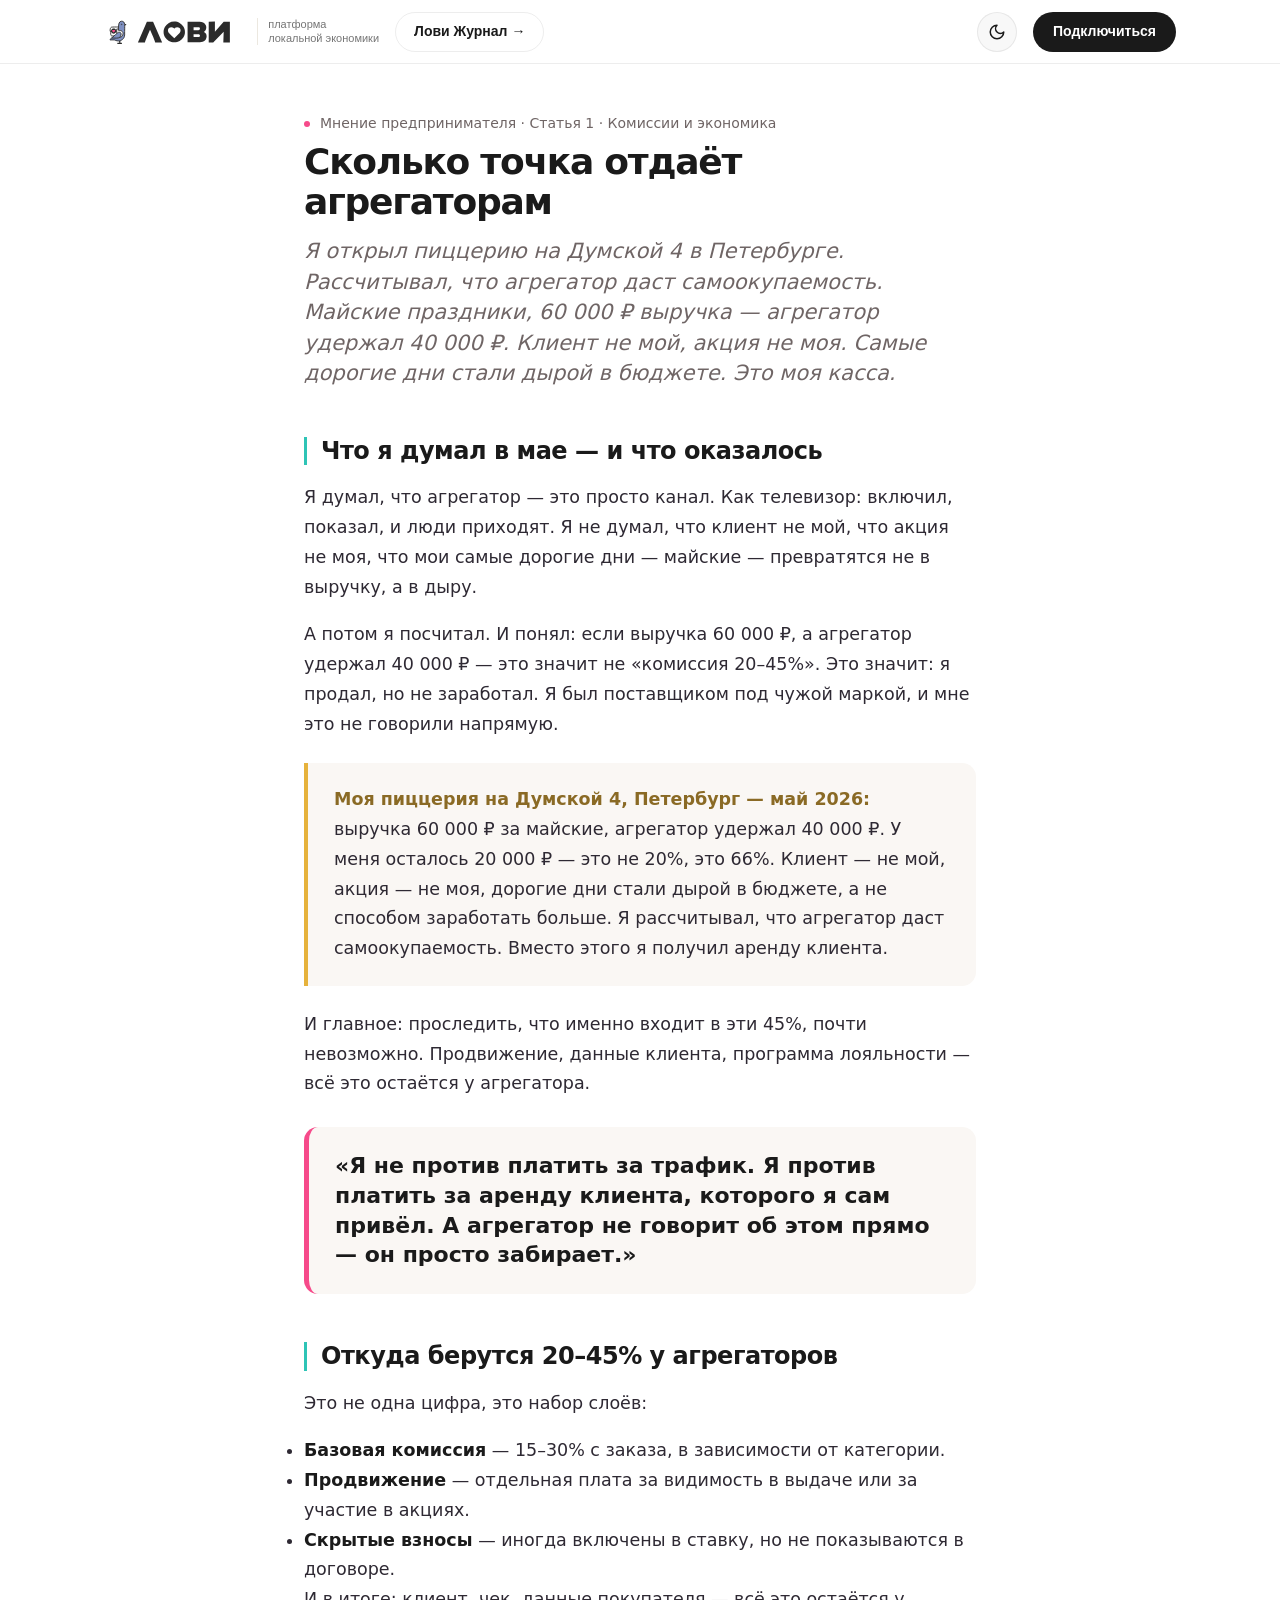
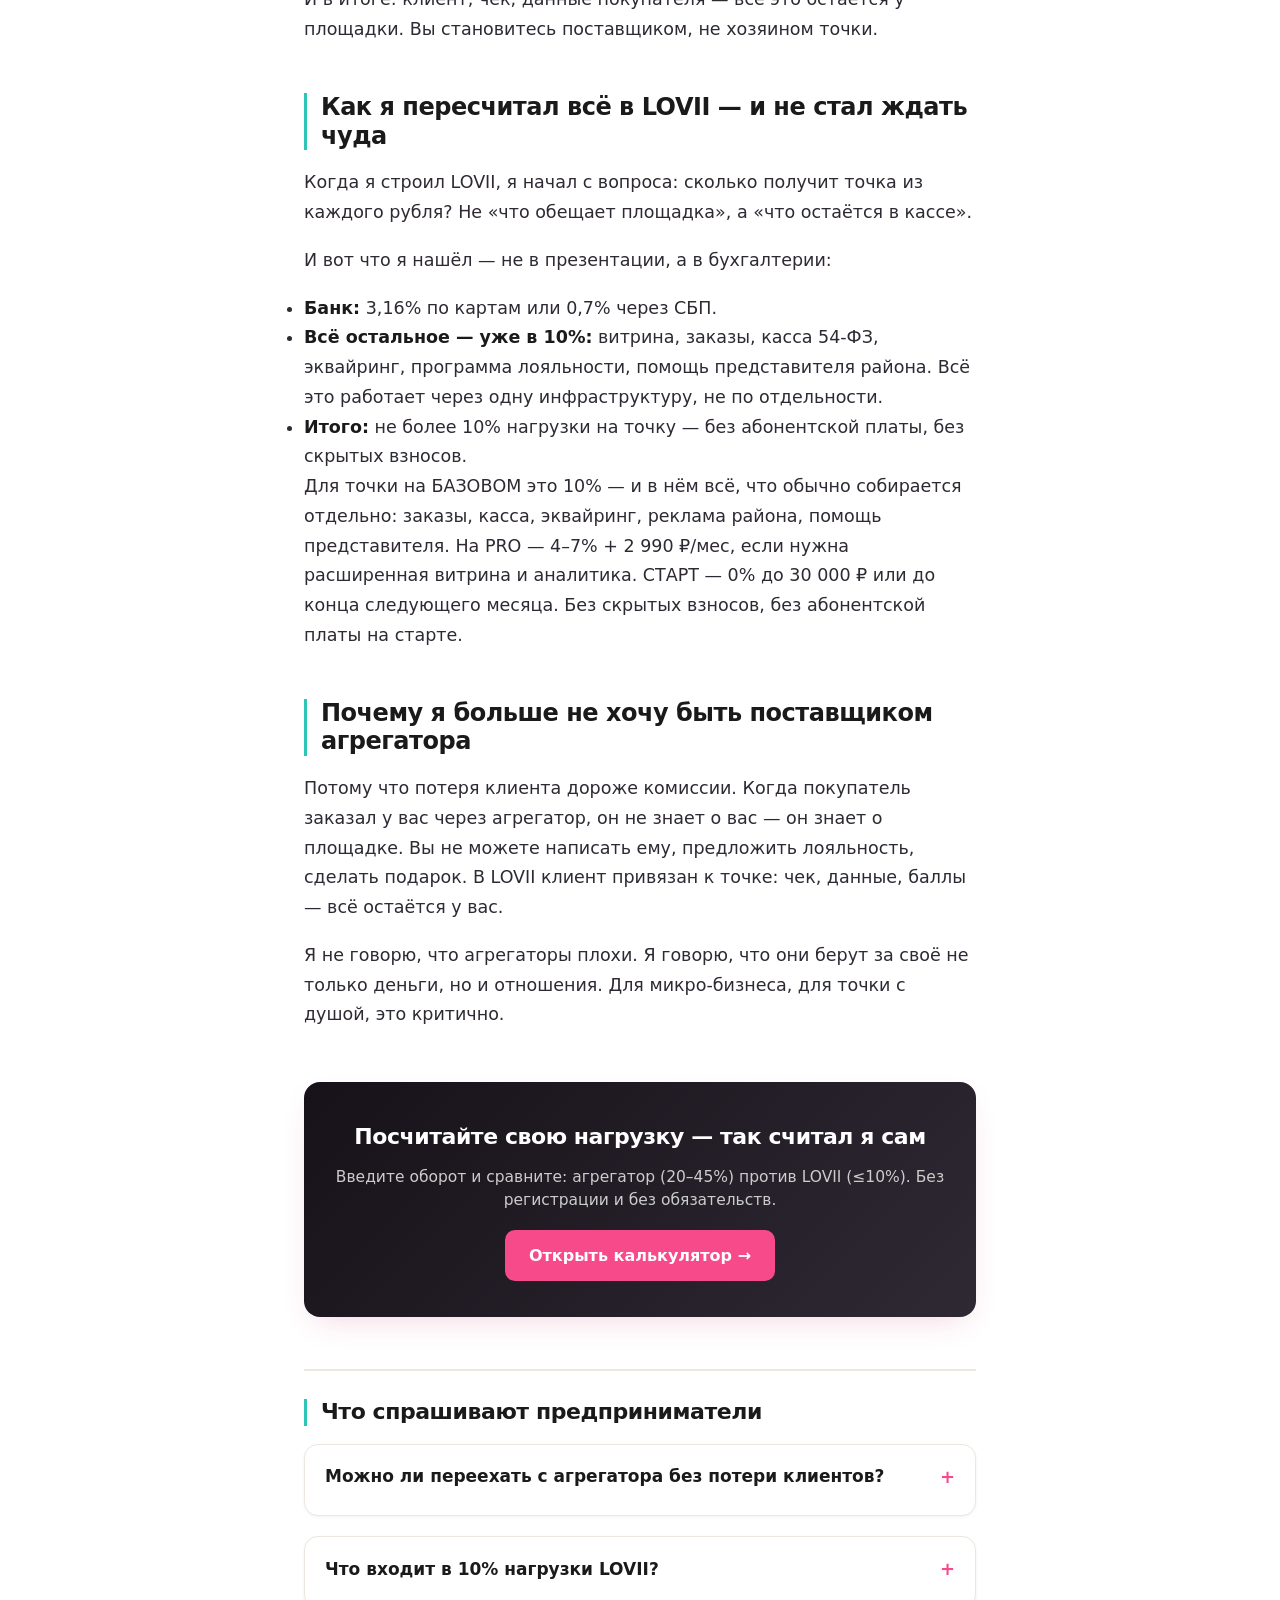
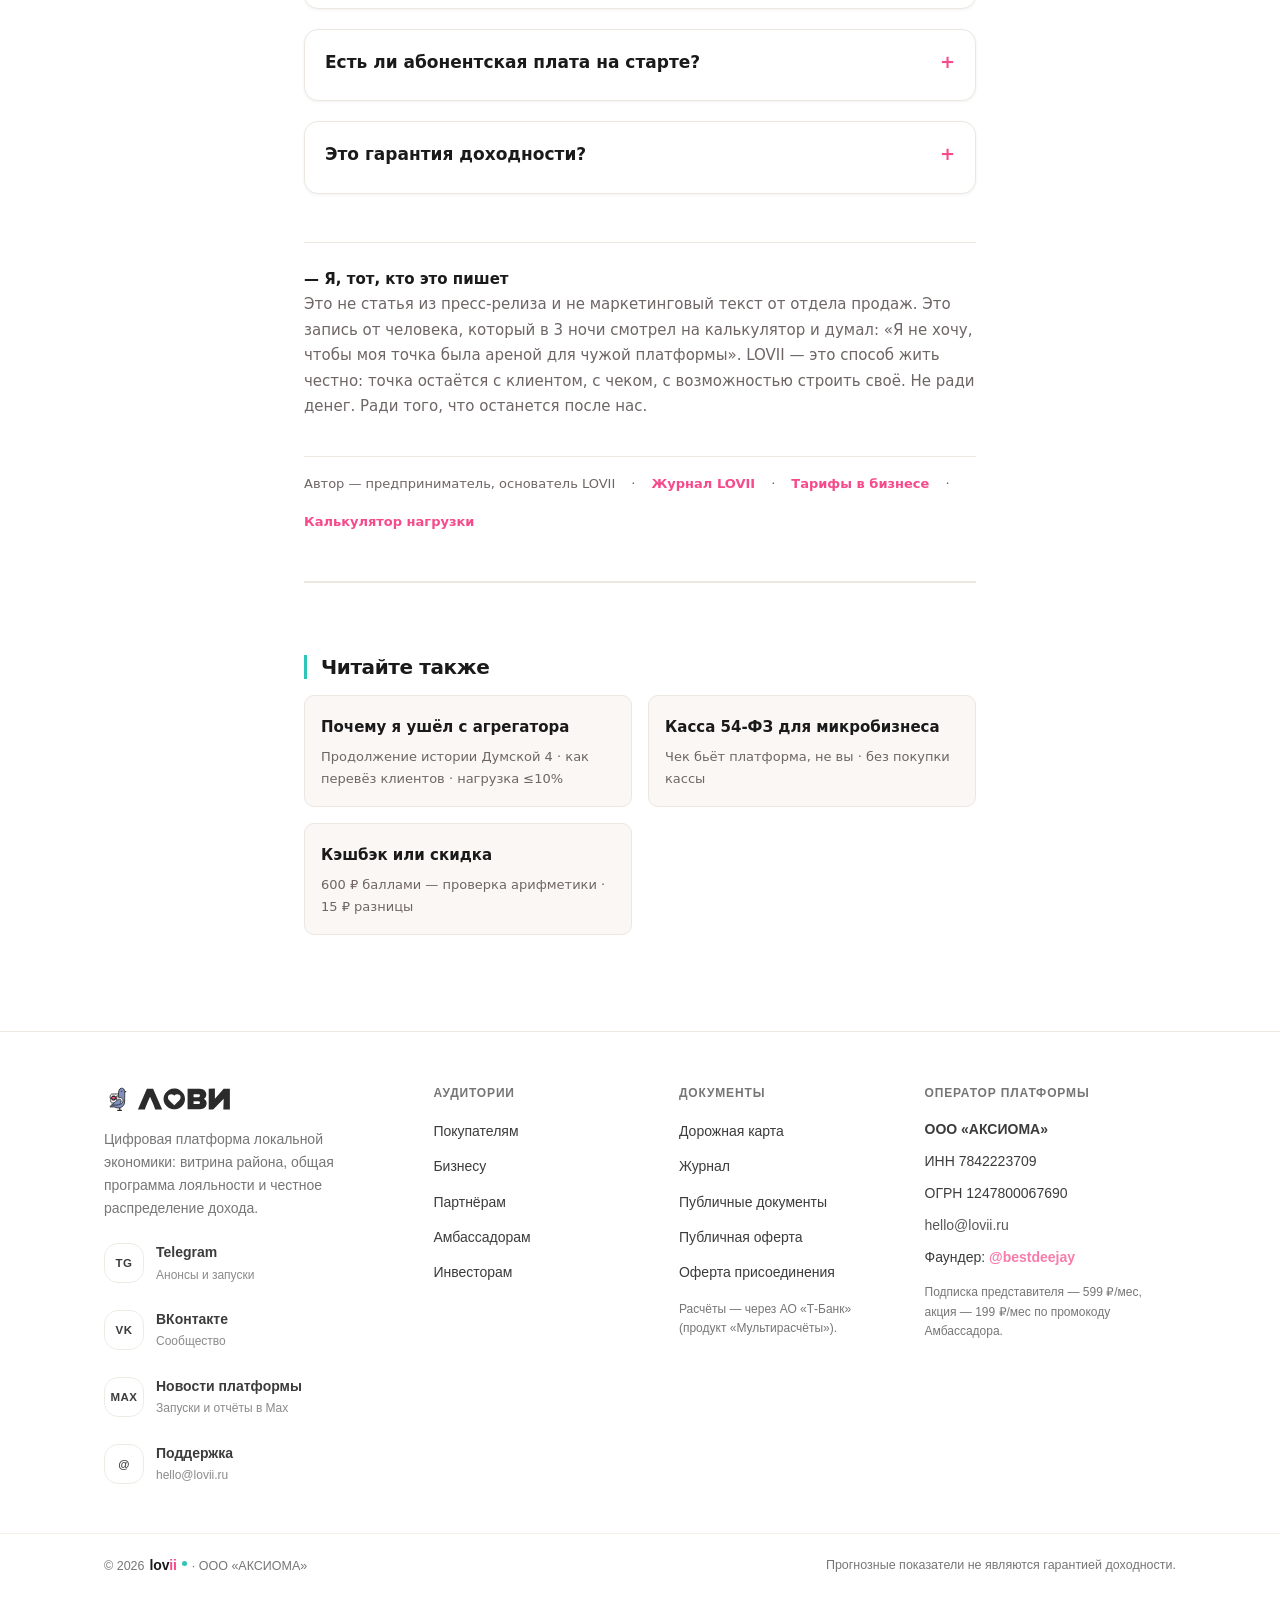
<file: journal/aggregator-fees/index.html>
<!doctype html>
<html lang="ru">
<head>
<script src="../../assets/counters.js" defer></script>
<noscript><div><img src="https://mc.yandex.ru/watch/112999617" style="position:absolute;left:-9999px;" alt="" /></div></noscript>
<meta charset="utf-8">
<meta name="viewport" content="width=device-width, initial-scale=1, viewport-fit=cover">
<title>Сколько точка отдаёт агрегаторам — LOVII</title>
<meta name="description" content="Заказ 1 000 ₽ — до 450 ₽ площадке. Личный опыт пиццерии: комиссии 20–45%, аренда клиента и пересчёт нагрузки в LOVII — не более 10%.">
<meta name="robots" content="index, follow">
<link rel="canonical" href="https://lovii.ru/journal/aggregator-fees/">
<meta property="og:type" content="article">
<meta property="og:site_name" content="LOVII — журнал">
<meta property="og:locale" content="ru_RU">
<meta property="og:title" content="Сколько точка отдаёт агрегаторам — LOVII">
<meta property="og:description" content="Мнение основателя: заказ 1000 ₽ → до 450 ₽ площадке. Сравнение 20–45% агрегаторов и ≤10% в LOVII. Как я сосчитал свою нагрузку и построил платформу.">
<meta property="og:url" content="https://lovii.ru/journal/aggregator-fees/">
<meta property="og:image" content="https://lovii.ru/og-image.png">
<meta name="theme-color" content="#f64a8a">
<link rel="icon" href="../../favicon.svg" type="image/svg+xml">
<link rel="icon" href="../../favicon.png" type="image/png">
<link rel="apple-touch-icon" href="../../lovii-icon-180.png">
<link rel="manifest" href="../../manifest.webmanifest">
<link rel="stylesheet" href="../../assets/lovii.css">
<link rel="stylesheet" href="../../assets/site.css">
<style>
:root{--lv-text:#2e2933;--lv-muted:#6f6565;--lv-tiffany:#2ec4b6;--lv-pink:#f64a8a;--lv-soft:#faf7f4;--lv-line:#ece8e0;--lv-gold:#e6b23c;}html[data-theme="dark"]{--lv-text:#ece2ea;--lv-muted:#a798a6;--lv-soft:#211b26;--lv-line:#554a58;}
.journal-article{max-width:720px;margin:0 auto;padding:48px 24px 96px;font-family:system-ui,-apple-system,"Segoe UI",Roboto,Helvetica,Arial,sans-serif;color:var(--lv-text);line-height:1.7;font-size:17.5px;}
.journal-article h1{font-size:36px;line-height:1.12;font-weight:800;color:var(--lv-ink);letter-spacing:-0.035em;margin:0 0 14px;}
.journal-article .author-line{font-size:14px;color:var(--lv-muted);margin-bottom:6px;display:flex;align-items:center;gap:10px;}
.journal-article .author-line .dot{width:6px;height:6px;background:var(--lv-pink);border-radius:50%;display:inline-block;}
.journal-article .kicker{display:inline-flex;align-items:center;gap:8px;font-size:13px;font-weight:700;text-transform:uppercase;letter-spacing:0.08em;color:var(--lv-tiffany);margin-bottom:16px;}
.journal-article .lead{font-size:21px;color:var(--lv-muted);margin-bottom:36px;line-height:1.45;font-style:italic;}
.journal-article h2{font-size:24px;font-weight:800;color:var(--lv-ink);margin:48px 0 18px;line-height:1.2;letter-spacing:-0.02em;border-left:3px solid var(--lv-tiffany);padding-left:14px;}
.journal-article p{margin:0 0 18px;}
.journal-article .pullquote{font-size:22px;font-weight:700;color:var(--lv-ink);line-height:1.35;margin:28px 0;padding:24px 26px;background:var(--lv-soft);border-radius:14px;border-left:5px solid var(--lv-pink);}
.journal-article .pullquote em{font-style:normal;color:var(--lv-pink);}
.journal-article .example-box{background:var(--lv-soft);border-left:4px solid var(--lv-gold);padding:22px 26px;margin:24px 0;border-radius:0 14px 14px 0;}
.journal-article .example-box strong{color:var(--lv-gold-text);}
.journal-article .cta-band{background:linear-gradient(135deg,#171219 0%,#2e2933 100%);color:#fff;padding:36px 30px;border-radius:16px;margin-top:52px;}
.journal-article .cta-band h3{margin:0 0 10px;font-size:22px;font-weight:800;letter-spacing:-0.02em;}
.journal-article .cta-band p{margin:0 0 18px;color:#ccc;line-height:1.5;}
.journal-article .cta-band a.btn{display:inline-block;background:var(--lv-pink);color:#fff;padding:12px 24px;border-radius:10px;text-decoration:none;font-weight:700;font-size:16px;}
.journal-article .faq{margin-top:52px;padding-top:28px;border-top:2.5px solid var(--lv-line);}
.journal-article .faq h2{margin-top:0;font-size:22px;font-weight:800;color:var(--lv-ink);}
.journal-article .faq-item{margin-bottom:20px;}
.journal-article .faq-item summary{font-weight:700;color:var(--lv-ink);cursor:pointer;margin-bottom:6px;font-size:17px;}
.faq-item summary::after{content:"+";color:var(--lv-pink);font-weight:800;font-size:18px;flex:none;}
.faq-item[open] summary::after{content:"–";}
.journal-article .faq-item p{margin:0;padding:0 20px 18px;}
.journal-article .author-sign{margin-top:48px;padding-top:24px;border-top:1.5px solid var(--lv-line);font-size:15px;color:var(--lv-muted);}
.journal-article .author-sign b{color:var(--lv-ink);font-weight:700;}
.journal-article .meta-row{display:flex;gap:16px;align-items:center;font-size:13px;color:var(--lv-muted);margin-top:36px;padding-top:16px;border-top:1px solid var(--lv-line);flex-wrap:wrap;}
.journal-article .meta-row a{color:var(--lv-pink);text-decoration:none;font-weight:600;}
@media(max-width:640px){.journal-article{padding:24px 20px 64px;font-size:16.5px;}.journal-article h1{font-size:28px;}.journal-article .pullquote{font-size:19px;padding:20px 22px;}.journal-article .cta-band{padding:28px 22px;}.journal-article h2{font-size:21px;}}
</style>
<script type="application/ld+json">{"@context":"https://schema.org","@type":"FAQPage","mainEntity":[{"@type":"Question","name":"Можно ли переехать с агрегатора без потери клиентов?","acceptedAnswer":{"@type":"Answer","text":"Да. В LOVII клиент привязан к точке, не к площадке. Чек и данные остаются у вас, баллы работают в районе."}},{"@type":"Question","name":"Что входит в 10% нагрузки LOVII?","acceptedAnswer":{"@type":"Answer","text":"Банк (3,16% по картам / 0,7% СБП) + комиссия платформы по тарифу. Сплит пула 40/40/20 не увеличивает нагрузку — это распределение дохода."}},{"@type":"Question","name":"Есть ли абонентская плата на старте?","acceptedAnswer":{"@type":"Answer","text":"Нет. СТАРТ — 0% до 30 000 ₽ или до конца следующего месяца. Без скрытых условий."}},{"@type":"Question","name":"Это гарантия доходности?","acceptedAnswer":{"@type":"Answer","text":"Нет. Мы не обещаем сроки и не гарантируем доход. Мы даём честную математику — и это всё."}}]}</script>
</head>
<body data-sprite="../../assets/icons.svg">
<header class="site-header">
<div class="header-in">
<a class="logo" href="../../" aria-label="LOVII — на главную"><img class="logo-light-img" src="../../logo.svg" alt="LOVII" width="auto" height="30"><img class="logo-dark-img" src="../../logo-dark.svg" alt="" aria-hidden="true"><span class="logo-tag">платформа<br>локальной экономики</span></a>
<a class="journal-home" href="../" aria-label="Лови Журнал — все статьи">Лови Журнал →</a>
<button class="theme-btn" id="themeBtn" type="button" aria-label="Сменить тему" title="Сменить тему"><svg class="ico i-moon" aria-hidden="true"><use href="../../assets/icons.svg#i-moon"></use></svg><svg class="ico i-sun" aria-hidden="true"><use href="../../assets/icons.svg#i-sun"></use></svg></button>
<a class="header-cta" href="../../business/">Подключиться</a>
<button class="burger" id="burger" type="button" aria-label="Открыть меню" aria-expanded="false"><svg class="ico" aria-hidden="true"><use href="../../assets/icons.svg#i-menu"></use></svg></button>
</div>
</header>
<div class="mobile-menu" id="mobileMenu">
<nav aria-label="Мобильная навигация"><a href="../">Лови Журнал</a><a href="../../clients/">Покупателям</a><a href="../../business/" class="active">Бизнесу</a><a href="../../partners/">Партнёрам</a><a href="../../ambassadors/">Амбассадорам</a><a href="../../investors/">Инвесторам</a><a class="m-cta" href="../../business/">Подключиться</a></nav>
</div>

<main id="main">
<article class="journal-article" aria-label="Сколько точка отдаёт агрегаторам — мнение предпринимателя">
<div class="author-line"><span class="dot"></span> Мнение предпринимателя · Статья 1 · Комиссии и экономика</div>
<h1>Сколько точка отдаёт агрегаторам</h1>
<p class="lead">Я открыл пиццерию на Думской 4 в Петербурге. Рассчитывал, что агрегатор даст самоокупаемость. Майские праздники, 60 000 ₽ выручка — агрегатор удержал 40 000 ₽. Клиент не мой, акция не моя. Самые дорогие дни стали дырой в бюджете. Это моя касса.</p>

<h2>Что я думал в мае — и что оказалось</h2>
<p>Я думал, что агрегатор — это просто канал. Как телевизор: включил, показал, и люди приходят. Я не думал, что клиент не мой, что акция не моя, что мои самые дорогие дни — майские — превратятся не в выручку, а в дыру.</p>
<p>А потом я посчитал. И понял: если выручка 60 000 ₽, а агрегатор удержал 40 000 ₽ — это значит не «комиссия 20–45%». Это значит: я продал, но не заработал. Я был поставщиком под чужой маркой, и мне это не говорили напрямую.</p>
<div class="example-box">
<strong>Моя пиццерия на Думской 4, Петербург — май 2026:</strong> выручка 60 000 ₽ за майские, агрегатор удержал 40 000 ₽. У меня осталось 20 000 ₽ — это не 20%, это 66%. Клиент — не мой, акция — не моя, дорогие дни стали дырой в бюджете, а не способом заработать больше. Я рассчитывал, что агрегатор даст самоокупаемость. Вместо этого я получил аренду клиента.
</div>
<p>И главное: проследить, что именно входит в эти 45%, почти невозможно. Продвижение, данные клиента, программа лояльности — всё это остаётся у агрегатора.</p>

<div class="pullquote">
«Я не против платить за трафик. Я против платить за аренду клиента, которого я сам привёл. А агрегатор не говорит об этом прямо — он просто забирает.»
</div>

<h2>Откуда берутся 20–45% у агрегаторов</h2>
<p>Это не одна цифра, это набор слоёв:</p>
<ul>
<li><b>Базовая комиссия</b> — 15–30% с заказа, в зависимости от категории.</li>
<li><b>Продвижение</b> — отдельная плата за видимость в выдаче или за участие в акциях.</li>
<li><b>Скрытые взносы</b> — иногда включены в ставку, но не показываются в договоре.</li>
</ul>
<p>И в итоге: клиент, чек, данные покупателя — всё это остаётся у площадки. Вы становитесь поставщиком, не хозяином точки.</p>

<h2>Как я пересчитал всё в LOVII — и не стал ждать чуда</h2>
<p>Когда я строил LOVII, я начал с вопроса: сколько получит точка из каждого рубля? Не «что обещает площадка», а «что остаётся в кассе».</p>
<p>И вот что я нашёл — не в презентации, а в бухгалтерии:</p>
<ul>
<li><b>Банк:</b> 3,16% по картам или 0,7% через СБП.</li>
<li><b>Всё остальное — уже в 10%:</b> витрина, заказы, касса 54-ФЗ, эквайринг, программа лояльности, помощь представителя района. Всё это работает через одну инфраструктуру, не по отдельности.</li>
<li><b>Итого:</b> не более 10% нагрузки на точку — без абонентской платы, без скрытых взносов.</li>
</ul>
<p>Для точки на БАЗОВОМ это 10% — и в нём всё, что обычно собирается отдельно: заказы, касса, эквайринг, реклама района, помощь представителя. На PRO — 4–7% + 2 990 ₽/мес, если нужна расширенная витрина и аналитика. СТАРТ — 0% до 30 000 ₽ или до конца следующего месяца. Без скрытых взносов, без абонентской платы на старте.</p>

<h2>Почему я больше не хочу быть поставщиком агрегатора</h2>
<p>Потому что потеря клиента дороже комиссии. Когда покупатель заказал у вас через агрегатор, он не знает о вас — он знает о площадке. Вы не можете написать ему, предложить лояльность, сделать подарок. В LOVII клиент привязан к точке: чек, данные, баллы — всё остаётся у вас.</p>
<p>Я не говорю, что агрегаторы плохи. Я говорю, что они берут за своё не только деньги, но и отношения. Для микро-бизнеса, для точки с душой, это критично.</p>

<div class="cta-band">
<h3>Посчитайте свою нагрузку — так считал я сам</h3>
<p>Введите оборот и сравните: агрегатор (20–45%) против LOVII (≤10%). Без регистрации и без обязательств.</p>
<a class="btn" href="../../business/#calc">Открыть калькулятор →</a>
</div>

<section class="faq" aria-label="Частые вопросы">
<h2>Что спрашивают предприниматели</h2>
<details class="faq-item"><summary>Можно ли переехать с агрегатора без потери клиентов?</summary><p>Да. В LOVII клиент привязан к точке, не к площадке. Чек и данные остаются у вас, баллы работают в районе.</p></details>
<details class="faq-item"><summary>Что входит в 10% нагрузки LOVII?</summary><p>Банк (3,16% карт / 0,7% СБП) + комиссия платформы по тарифу. Сплит пула 40/40/20 не увеличивает нагрузку — это распределение дохода.</p></details>
<details class="faq-item"><summary>Есть ли абонентская плата на старте?</summary><p>Нет. СТАРТ — 0% до 30 000 ₽ или до конца следующего месяца. Без скрытых условий.</p></details>
<details class="faq-item"><summary>Это гарантия доходности?</summary><p>Нет. Мы не обещаем сроки и не гарантируем доход. Мы даём честную математику — и это всё.</p></details>
</section>

<div class="author-sign">
<b>— Я, тот, кто это пишет</b><br>
Это не статья из пресс-релиза и не маркетинговый текст от отдела продаж. Это запись от человека, который в 3 ночи смотрел на калькулятор и думал: «Я не хочу, чтобы моя точка была ареной для чужой платформы». LOVII — это способ жить честно: точка остаётся с клиентом, с чеком, с возможностью строить своё. Не ради денег. Ради того, что останется после нас.
</div>

<div class="meta-row" aria-label="Мета-данные статьи"><span>Автор — предприниматель, основатель LOVII</span> · <a href="../">Журнал LOVII</a> · <a href="../../business/#tarify">Тарифы в бизнесе</a> · <a href="../../business/#calc">Калькулятор нагрузки</a></div>
<section aria-label="Читайте также" style="margin-top:48px;padding-top:24px;border-top:2px solid var(--lv-line);"><h2 style="font-size:20px;font-weight:800;margin-bottom:16px;">Читайте также</h2><div style="display:grid;grid-template-columns:repeat(auto-fill,minmax(260px,1fr));gap:16px;"><a href="../left-aggregator/" style="text-decoration:none;color:inherit;background:var(--lv-soft);border:1px solid var(--lv-line);border-radius:10px;padding:16px;display:block;"><b style="font-size:15px;color:var(--lv-ink);">Почему я ушёл с агрегатора</b><p style="font-size:13px;color:var(--lv-muted);margin:4px 0 0;">Продолжение истории Думской 4 · как перевёз клиентов · нагрузка ≤10%</p></a><a href="../fiscal-54fz/" style="text-decoration:none;color:inherit;background:var(--lv-soft);border:1px solid var(--lv-line);border-radius:10px;padding:16px;display:block;"><b style="font-size:15px;color:var(--lv-ink);">Касса 54-ФЗ для микробизнеса</b><p style="font-size:13px;color:var(--lv-muted);margin:4px 0 0;">Чек бьёт платформа, не вы · без покупки кассы</p></a><a href="../cashback-vs-discount/" style="text-decoration:none;color:inherit;background:var(--lv-soft);border:1px solid var(--lv-line);border-radius:10px;padding:16px;display:block;"><b style="font-size:15px;color:var(--lv-ink);">Кэшбэк или скидка</b><p style="font-size:13px;color:var(--lv-muted);margin:4px 0 0;">600 ₽ баллами — проверка арифметики · 15 ₽ разницы</p></a></div></section>
</article>

</main>

<footer class="site-footer">
<div class="wrap">
<div class="foot-grid">
<div>
<span class="logo"><img class="logo-light-img" src="../../logo.svg" alt="LOVII" width="auto" height="30"><img class="logo-dark-img" src="../../logo-dark.svg" alt="" aria-hidden="true"></span>
<p class="foot-about">Цифровая платформа локальной экономики: витрина района, общая программа лояльности и честное распределение дохода.</p>
<ul class="soc-list"><li><a href="https://t.me/loviiru" target="_blank" rel="noopener noreferrer" aria-label="Telegram LOVII — анонсы и запуски"><span class="soc-mark" aria-hidden="true">TG</span><span class="soc-txt"><b>Telegram</b><i>Анонсы и запуски</i></span></a></li><li><a href="https://vk.ru/loviiru" target="_blank" rel="noopener noreferrer" aria-label="LOVII во ВКонтакте — сообщество"><span class="soc-mark" aria-hidden="true">VK</span><span class="soc-txt"><b>ВКонтакте</b><i>Сообщество</i></span></a></li><li><a href="https://max.ru/channel_lovii" target="_blank" rel="noopener noreferrer" aria-label="Новости платформы — канал LOVII в Max"><span class="soc-mark" aria-hidden="true">MAX</span><span class="soc-txt"><b>Новости платформы</b><i>Запуски и отчёты в Max</i></span></a></li><li><a href="mailto:hello@lovii.ru" aria-label="Поддержка — написать на почту"><span class="soc-mark" aria-hidden="true">@</span><span class="soc-txt"><b>Поддержка</b><i>hello@lovii.ru</i></span></a></li></ul>
</div>
<nav aria-label="Аудитории"><h3>Аудитории</h3><ul><li><a href="../../clients/">Покупателям</a></li><li><a href="../../business/">Бизнесу</a></li><li><a href="../../partners/">Партнёрам</a></li><li><a href="../../ambassadors/">Амбассадорам</a></li><li><a href="../../investors/">Инвесторам</a></li></ul></nav>
<div><h3>Документы</h3><ul><li><a href="../../roadmap/">Дорожная карта</a></li><li><a href="../../journal/">Журнал</a></li><li><a href="https://axiiom-ru.github.io/lovii/" target="_blank" rel="noopener noreferrer">Публичные документы</a></li><li><a href="https://axiiom-ru.github.io/lovii/docs/%D0%9F%D1%83%D0%B1%D0%BB%D0%B8%D1%87%D0%BD%D0%B0%D1%8F_%D0%BE%D1%84%D0%B5%D1%80%D1%82%D0%B0.html" target="_blank" rel="noopener noreferrer">Публичная оферта</a></li><li><a href="https://axiiom-ru.github.io/lovii/docs/%D0%9E%D1%84%D0%B5%D1%80%D1%82%D0%B0_%D0%BF%D1%80%D0%B8%D1%81%D0%BE%D0%B5%D0%B4%D0%B8%D0%BD%D0%B5%D0%BD%D0%B8%D1%8F.html" target="_blank" rel="noopener noreferrer">Оферта присоединения</a></li></ul><p class="foot-note">Расчёты — через АО «Т-Банк» (продукт «Мультирасчёты»).</p></div>
<div><h3>Оператор платформы</h3><ul class="foot-legal"><li class="strong">ООО «АКСИОМА»</li><li>ИНН 7842223709</li><li>ОГРН 1247800067690</li><li><a href="mailto:hello@lovii.ru">hello@lovii.ru</a></li><li>Фаундер: <a href="https://t.me/bestdeejay" target="_blank" rel="noopener" style="color:var(--lv-pink);font-weight:700">@bestdeejay</a></li></ul><p class="foot-note">Подписка представителя — 599 ₽/мес, акция — 199 ₽/мес по промокоду Амбассадора.</p></div>
</div>
</div>
<div class="foot-bottom"><div class="wrap"><div class="in"><span class="brandline">© 2026 <b>lov<span style="color:var(--lv-pink)">ii</span></b><i></i> · ООО «АКСИОМА»</span><span>Прогнозные показатели не являются гарантией доходности.</span></div></div></div>
</footer>
<button class="up-btn" id="upBtn" type="button" aria-label="Наверх"><svg class="ico" aria-hidden="true"><use href="../../assets/icons.svg#i-arrow-up"></use></svg></button>
<script type="application/ld+json">{"@context": "https://schema.org", "@type": "Article", "headline": "Сколько точка отдаёт агрегаторам", "description": "Заказ 1 000 ₽ — до 450 ₽ площадке. Личный опыт пиццерии: комиссии 20–45%, аренда клиента и пересчёт нагрузки в LOVII — не более 10%.", "datePublished": "2026-09-24", "author": {"@type": "Organization", "name": "LOVII", "url": "https://lovii.ru/"}}</script>
<script src="../../assets/site.js" defer></script>
</body>
</html>
</file>
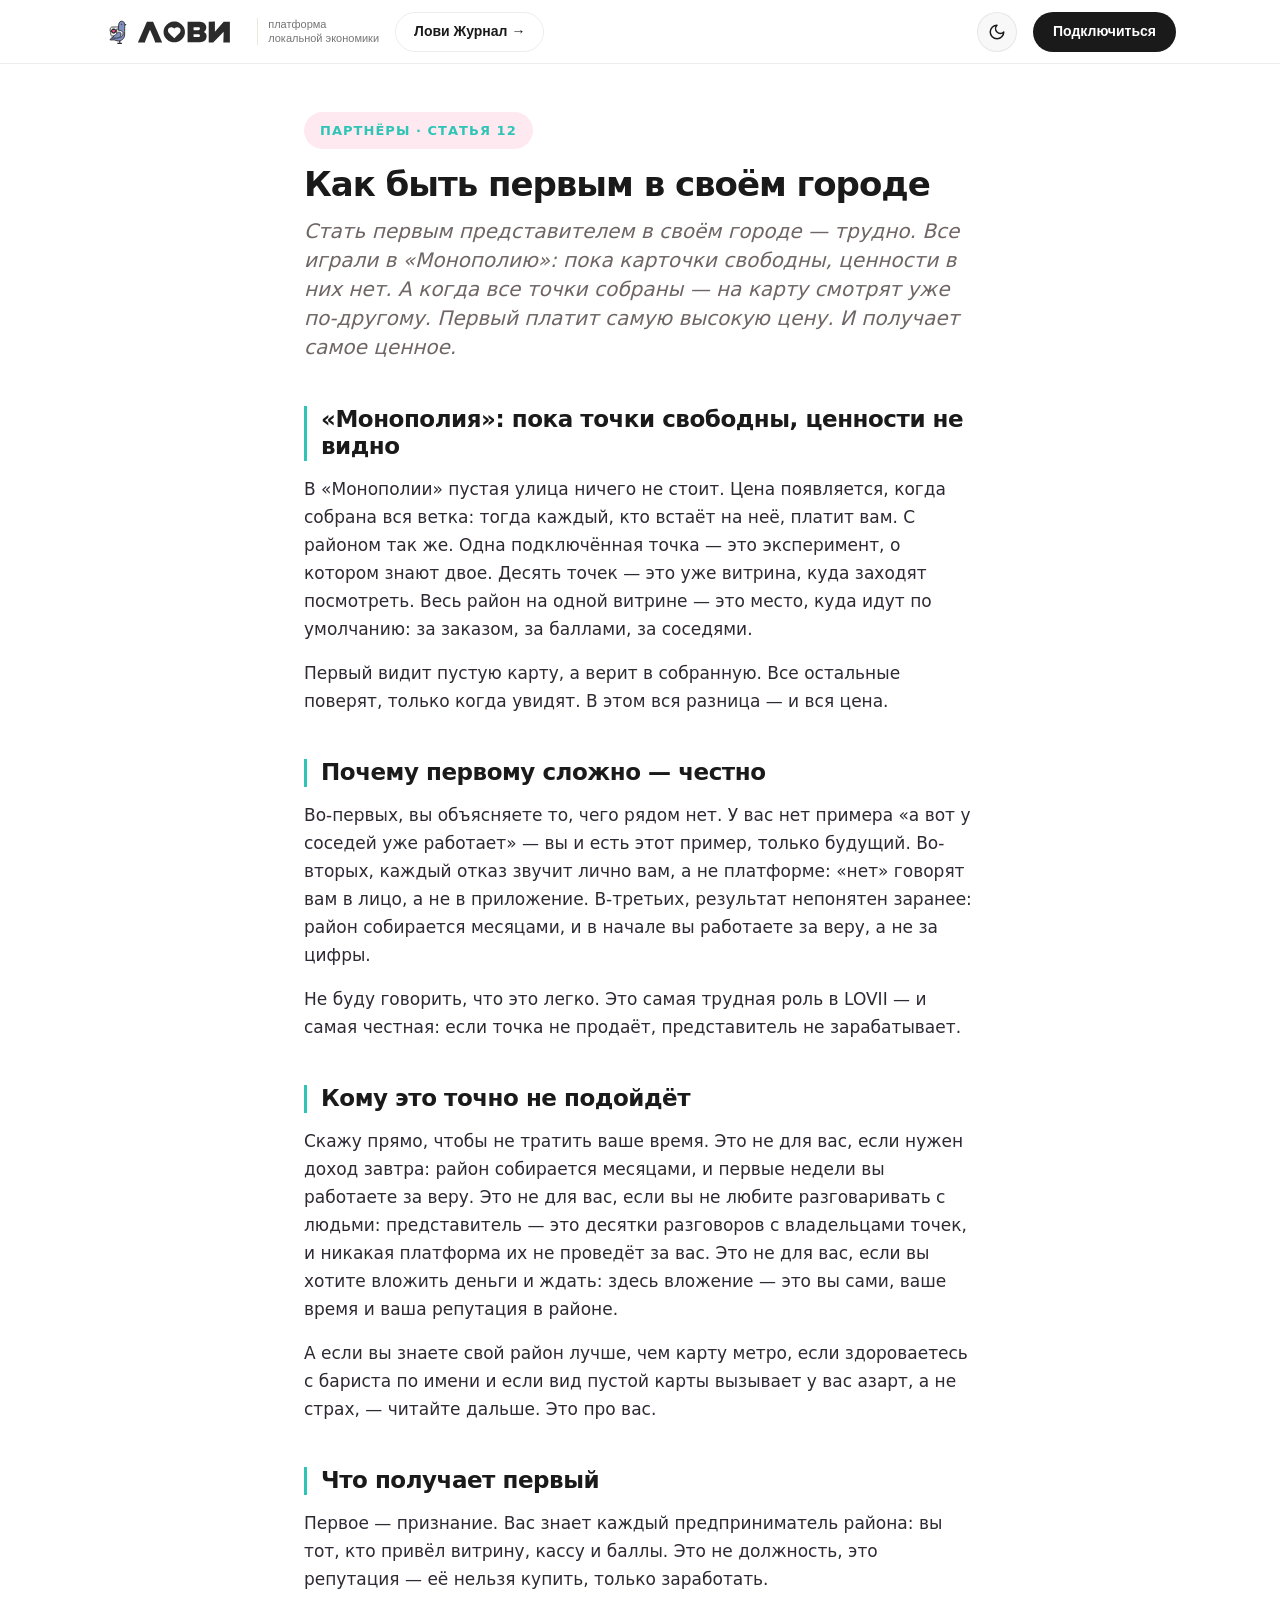
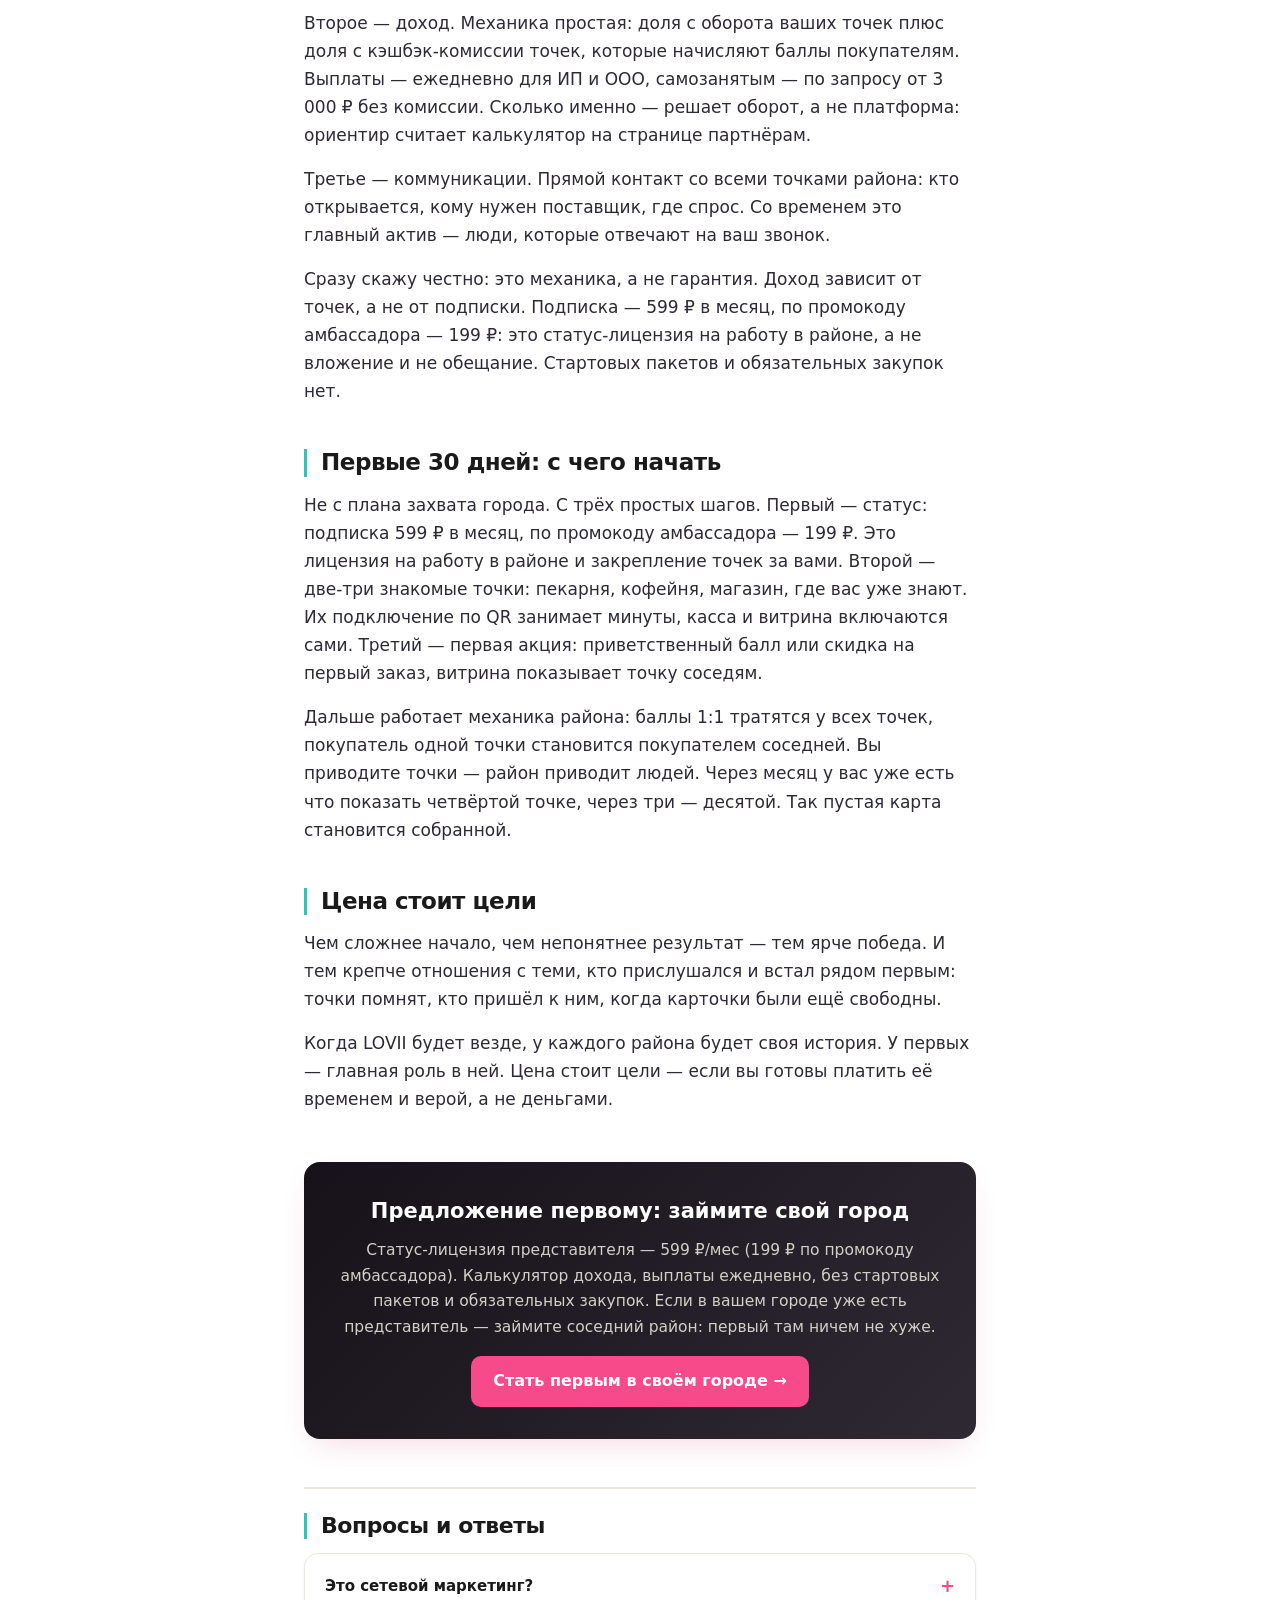
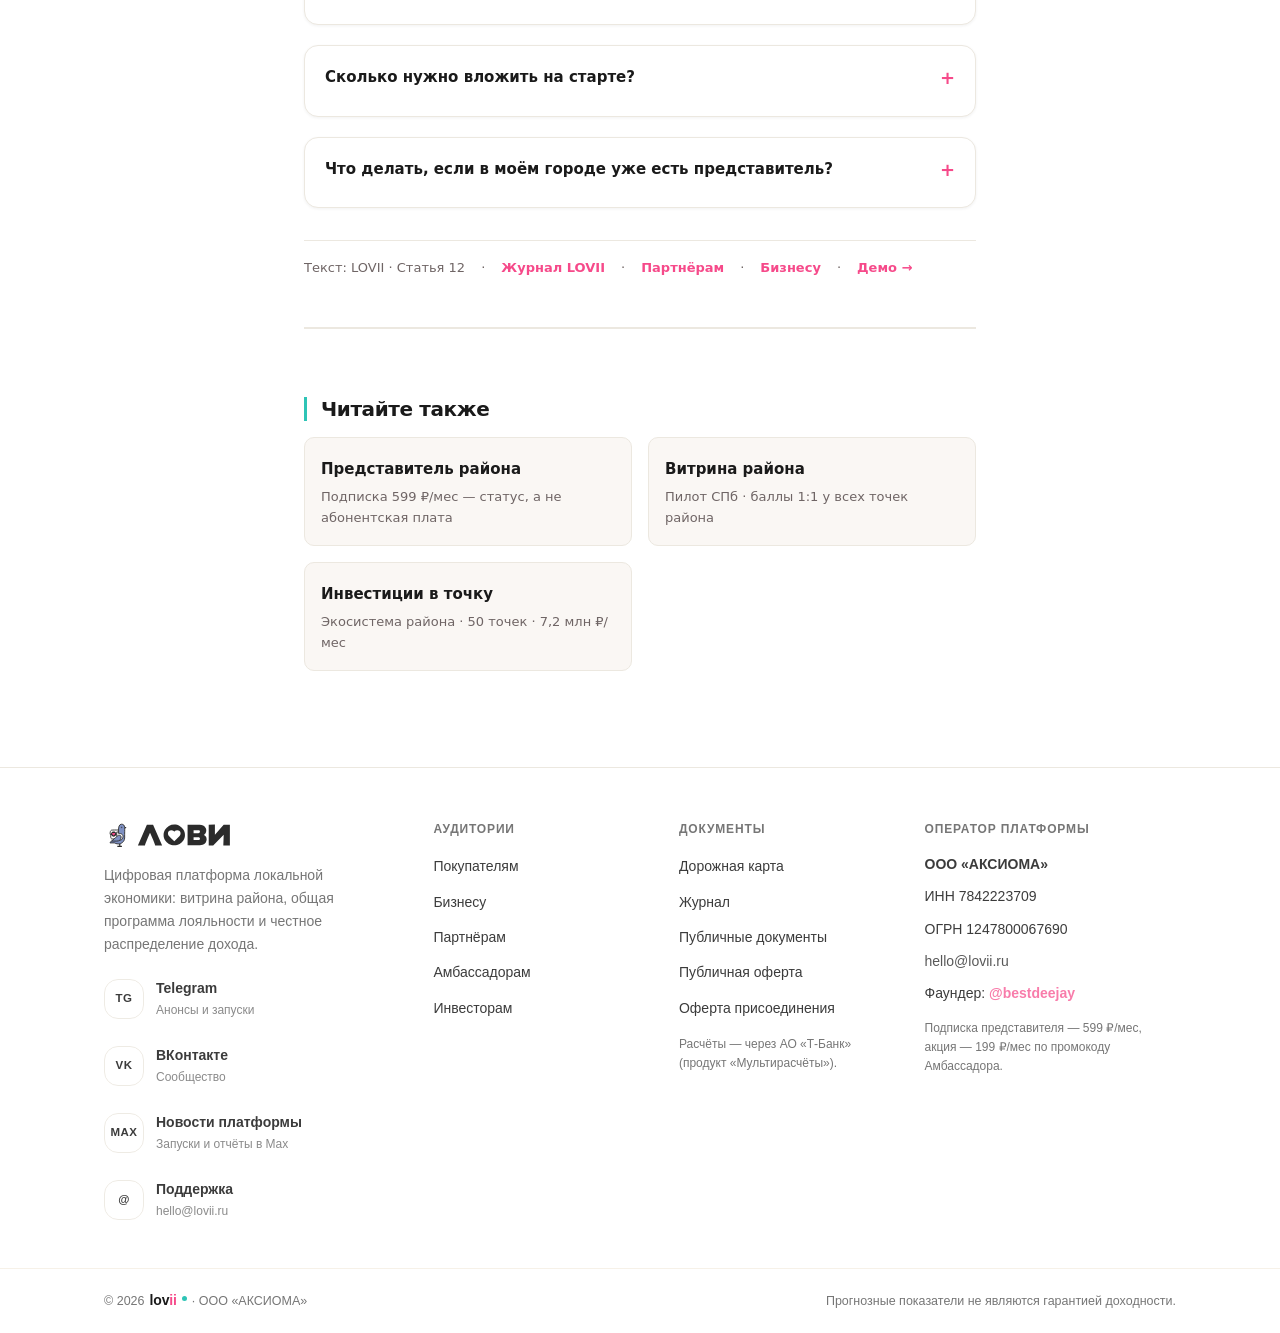
<file: journal/be-first/index.html>
<!doctype html>
<html lang="ru">
<head>
<script src="../../assets/counters.js" defer></script>
<noscript><div><img src="https://mc.yandex.ru/watch/112999617" style="position:absolute;left:-9999px;" alt="" /></div></noscript>
<meta charset="utf-8"><meta name="viewport" content="width=device-width, initial-scale=1"><title>Как быть первым в своём городе — LOVII</title>
<meta name="description" content="Первый представитель в городе платит самую высокую цену — и получает самое ценное: признание, доход с оборота точек и связи предпринимателей. Цена стоит цели.">
<meta name="robots" content="index, follow"><link rel="canonical" href="https://lovii.ru/journal/be-first/">
<meta property="og:type" content="article"><meta property="og:site_name" content="LOVII — журнал"><meta property="og:locale" content="ru_RU">
<meta property="og:title" content="Как быть первым в своём городе — LOVII"><meta property="og:description" content="Первый представитель в городе платит самую высокую цену — и получает самое ценное: признание, доход с оборота точек и связи предпринимателей. Цена стоит цели.">
<meta property="og:url" content="https://lovii.ru/journal/be-first/"><meta property="og:image" content="https://lovii.ru/og-image.png"><meta name="theme-color" content="#f64a8a">
<link rel="icon" href="../../favicon.svg" type="image/svg+xml"><link rel="stylesheet" href="../../assets/lovii.css"><link rel="stylesheet" href="../../assets/site.css">
<style>:root{--lv-text:#2e2933;--lv-muted:#6f6565;--lv-tiffany:#2ec4b6;--lv-pink:#f64a8a;--lv-soft:#faf7f4;--lv-line:#ece8e0;--lv-gold:#e6b23c;}html[data-theme="dark"]{--lv-text:#ece2ea;--lv-muted:#a798a6;--lv-soft:#211b26;--lv-line:#554a58;}
.journal-article{max-width:720px;margin:0 auto;padding:48px 24px 96px;font-family:system-ui,-apple-system,"Segoe UI",Roboto,Helvetica,Arial,sans-serif;color:var(--lv-text);line-height:1.65;font-size:17px;}
.journal-article h1{font-size:34px;line-height:1.15;font-weight:800;color:var(--lv-ink);letter-spacing:-0.03em;margin:0 0 12px;}
.journal-article .kicker{font-size:13px;font-weight:700;text-transform:uppercase;letter-spacing:.08em;color:var(--lv-tiffany);margin-bottom:16px;}
.journal-article .lead{font-size:20px;color:var(--lv-muted);margin-bottom:32px;line-height:1.45;font-style:italic;}
.journal-article h2{font-size:23px;font-weight:800;color:var(--lv-ink);margin:44px 0 14px;line-height:1.2;letter-spacing:-0.02em;border-left:3px solid var(--lv-tiffany);padding-left:14px;}
.journal-article p{margin:0 0 16px;}
.journal-article ul{margin:8px 0 16px 22px;padding:0;}
.journal-article li{margin-bottom:8px;}
.journal-article .example-box{background:var(--lv-soft);border-left:4px solid var(--lv-gold);padding:20px 24px;margin:24px 0;border-radius:0 12px 12px 0;}
.journal-article .cta-band{background:linear-gradient(135deg,#171219 0%,#2e2933 100%);color:#fff;padding:32px 28px;border-radius:16px;margin-top:48px;}
.journal-article .cta-band h3{margin:0 0 10px;font-size:21px;font-weight:800;}
.journal-article .cta-band p{margin:0 0 16px;color:#d4cfc7;}
.journal-article .cta-band a.btn{display:inline-block;background:var(--lv-pink);color:#fff;padding:12px 22px;border-radius:10px;text-decoration:none;font-weight:700;font-size:16px;}
.journal-article .faq{margin-top:48px;padding-top:24px;border-top:2px solid var(--lv-line);}
.journal-article .faq h2{margin-top:0;font-size:22px;}
.journal-article .faq-item{margin-bottom:20px;}
.journal-article .faq-item summary{font-weight:700;color:var(--lv-ink);cursor:pointer;margin-bottom:6px;}
.faq-item summary::after{content:"+";color:var(--lv-pink);font-weight:800;font-size:18px;flex:none;}
.faq-item[open] summary::after{content:"–";}
.journal-article .faq-item p{margin:0;padding:0 20px 18px;}
.journal-article .meta-row{display:flex;gap:16px;align-items:center;font-size:13px;color:var(--lv-muted);margin-top:32px;padding-top:16px;border-top:1px solid var(--lv-line);flex-wrap:wrap;}
.journal-article .meta-row a{color:var(--lv-pink);text-decoration:none;font-weight:600;}
@media(max-width:640px){.journal-article{padding:24px 20px 64px;font-size:16px;}.journal-article h1{font-size:28px;}}
</style>
<script type="application/ld+json">{"@context":"https://schema.org","@type":"FAQPage","mainEntity":[{"@type":"Question","name":"Это сетевой маркетинг?","acceptedAnswer":{"@type":"Answer","text":"Нет. Здесь нет взносов за вход, стартовых пакетов и обязательных закупок. Подписка — это лицензия на ПО для работы в районе, а доход — доля с оборота точек, а не со взносов людей."}},{"@type":"Question","name":"Сколько нужно вложить на старте?","acceptedAnswer":{"@type":"Answer","text":"Только подписку: 599 ₽ в месяц, по промокоду амбассадора — 199 ₽. Но это не гарантия дохода: заработок зависит от оборота подключённых точек, а не от факта подписки."}},{"@type":"Question","name":"Что делать, если в моём городе уже есть представитель?","acceptedAnswer":{"@type":"Answer","text":"Подписка закрепляет точки за представителем, но свободные районы и точки рядом есть почти всегда. Актуальную карту уточняйте у платформы."}}]}}</script>
</head>
<body data-sprite="../../assets/icons.svg">
<header class="site-header">
<div class="header-in">
<a class="logo" href="../../" aria-label="LOVII — на главную"><img class="logo-light-img" src="../../logo.svg" alt="LOVII" width="auto" height="30"><img class="logo-dark-img" src="../../logo-dark.svg" alt="" aria-hidden="true"><span class="logo-tag">платформа<br>локальной экономики</span></a>
<a class="journal-home" href="../" aria-label="Лови Журнал — все статьи">Лови Журнал →</a>
<button class="theme-btn" id="themeBtn" type="button" aria-label="Сменить тему" title="Сменить тему"><svg class="ico i-moon" aria-hidden="true"><use href="../../assets/icons.svg#i-moon"></use></svg><svg class="ico i-sun" aria-hidden="true"><use href="../../assets/icons.svg#i-sun"></use></svg></button>
<a class="header-cta" href="../../partners/">Подключиться</a>
<button class="burger" id="burger" type="button" aria-label="Открыть меню" aria-expanded="false"><svg class="ico" aria-hidden="true"><use href="../../assets/icons.svg#i-menu"></use></svg></button>
</div>
</header>
<div class="mobile-menu" id="mobileMenu">
<nav aria-label="Мобильная навигация"><a href="../">Лови Журнал</a><a href="../../clients/">Покупателям</a><a href="../../business/" class="active">Бизнесу</a><a href="../../partners/">Партнёрам</a><a href="../../ambassadors/">Амбассадорам</a><a href="../../investors/">Инвесторам</a><a class="m-cta" href="../../partners/">Подключиться</a></nav>
</div>
<main id="main">
<article class="journal-article" aria-label="Как быть первым в своём городе">
<span class="kicker">Партнёры · Статья 12</span>
<h1>Как быть первым в своём городе</h1>
<p class="lead">Стать первым представителем в своём городе — трудно. Все играли в «Монополию»: пока карточки свободны, ценности в них нет. А когда все точки собраны — на карту смотрят уже по-другому. Первый платит самую высокую цену. И получает самое ценное.</p>
<h2>«Монополия»: пока точки свободны, ценности не видно</h2>
<p>В «Монополии» пустая улица ничего не стоит. Цена появляется, когда собрана вся ветка: тогда каждый, кто встаёт на неё, платит вам. С районом так же. Одна подключённая точка — это эксперимент, о котором знают двое. Десять точек — это уже витрина, куда заходят посмотреть. Весь район на одной витрине — это место, куда идут по умолчанию: за заказом, за баллами, за соседями.</p>
<p>Первый видит пустую карту, а верит в собранную. Все остальные поверят, только когда увидят. В этом вся разница — и вся цена.</p>
<h2>Почему первому сложно — честно</h2>
<p>Во-первых, вы объясняете то, чего рядом нет. У вас нет примера «а вот у соседей уже работает» — вы и есть этот пример, только будущий. Во-вторых, каждый отказ звучит лично вам, а не платформе: «нет» говорят вам в лицо, а не в приложение. В-третьих, результат непонятен заранее: район собирается месяцами, и в начале вы работаете за веру, а не за цифры.</p>
<p>Не буду говорить, что это легко. Это самая трудная роль в LOVII — и самая честная: если точка не продаёт, представитель не зарабатывает.</p>
<h2>Кому это точно не подойдёт</h2>
<p>Скажу прямо, чтобы не тратить ваше время. Это не для вас, если нужен доход завтра: район собирается месяцами, и первые недели вы работаете за веру. Это не для вас, если вы не любите разговаривать с людьми: представитель — это десятки разговоров с владельцами точек, и никакая платформа их не проведёт за вас. Это не для вас, если вы хотите вложить деньги и ждать: здесь вложение — это вы сами, ваше время и ваша репутация в районе.</p>
<p>А если вы знаете свой район лучше, чем карту метро, если здороваетесь с бариста по имени и если вид пустой карты вызывает у вас азарт, а не страх, — читайте дальше. Это про вас.</p>
<h2>Что получает первый</h2>
<p>Первое — признание. Вас знает каждый предприниматель района: вы тот, кто привёл витрину, кассу и баллы. Это не должность, это репутация — её нельзя купить, только заработать.</p>
<p>Второе — доход. Механика простая: доля с оборота ваших точек плюс доля с кэшбэк-комиссии точек, которые начисляют баллы покупателям. Выплаты — ежедневно для ИП и ООО, самозанятым — по запросу от 3 000 ₽ без комиссии. Сколько именно — решает оборот, а не платформа: ориентир считает калькулятор на странице партнёрам.</p>
<p>Третье — коммуникации. Прямой контакт со всеми точками района: кто открывается, кому нужен поставщик, где спрос. Со временем это главный актив — люди, которые отвечают на ваш звонок.</p>
<p>Сразу скажу честно: это механика, а не гарантия. Доход зависит от точек, а не от подписки. Подписка — 599 ₽ в месяц, по промокоду амбассадора — 199 ₽: это статус-лицензия на работу в районе, а не вложение и не обещание. Стартовых пакетов и обязательных закупок нет.</p>
<h2>Первые 30 дней: с чего начать</h2>
<p>Не с плана захвата города. С трёх простых шагов. Первый — статус: подписка 599 ₽ в месяц, по промокоду амбассадора — 199 ₽. Это лицензия на работу в районе и закрепление точек за вами. Второй — две-три знакомые точки: пекарня, кофейня, магазин, где вас уже знают. Их подключение по QR занимает минуты, касса и витрина включаются сами. Третий — первая акция: приветственный балл или скидка на первый заказ, витрина показывает точку соседям.</p>
<p>Дальше работает механика района: баллы 1:1 тратятся у всех точек, покупатель одной точки становится покупателем соседней. Вы приводите точки — район приводит людей. Через месяц у вас уже есть что показать четвёртой точке, через три — десятой. Так пустая карта становится собранной.</p>
<h2>Цена стоит цели</h2>
<p>Чем сложнее начало, чем непонятнее результат — тем ярче победа. И тем крепче отношения с теми, кто прислушался и встал рядом первым: точки помнят, кто пришёл к ним, когда карточки были ещё свободны.</p>
<p>Когда LOVII будет везде, у каждого района будет своя история. У первых — главная роль в ней. Цена стоит цели — если вы готовы платить её временем и верой, а не деньгами.</p>
<div class="cta-band"><h3>Предложение первому: займите свой город</h3><p>Статус-лицензия представителя — 599 ₽/мес (199 ₽ по промокоду амбассадора). Калькулятор дохода, выплаты ежедневно, без стартовых пакетов и обязательных закупок. Если в вашем городе уже есть представитель — займите соседний район: первый там ничем не хуже.</p><a class="btn" href="../../partners/">Стать первым в своём городе →</a></div>
<section class="faq" aria-label="Частые вопросы"><h2>Вопросы и ответы</h2><details class="faq-item"><summary>Это сетевой маркетинг?</summary><p>Нет. Здесь нет взносов за вход, стартовых пакетов и обязательных закупок. Подписка — это лицензия на ПО для работы в районе, а доход — доля с оборота точек, а не со взносов людей.</p></details><details class="faq-item"><summary>Сколько нужно вложить на старте?</summary><p>Только подписку: 599 ₽ в месяц, по промокоду амбассадора — 199 ₽. Но это не гарантия дохода: заработок зависит от оборота подключённых точек, а не от факта подписки.</p></details><details class="faq-item"><summary>Что делать, если в моём городе уже есть представитель?</summary><p>Подписка закрепляет точки за представителем, но свободные районы и точки рядом есть почти всегда. Актуальную карту уточняйте у платформы — первый в соседнем районе ничем не хуже первого в своём.</p></details></section>
<div class="meta-row"><span>Текст: LOVII · Статья 12</span> · <a href="../">Журнал LOVII</a> · <a href="../../partners/">Партнёрам</a> · <a href="../../business/">Бизнесу</a> · <a href="https://lovii.mobiap.com/" target="_blank" rel="noopener">Демо →</a></div>
<section aria-label="Читайте также" style="margin-top:48px;padding-top:24px;border-top:2px solid var(--lv-line);"><h2 style="font-size:20px;font-weight:800;margin-bottom:16px;">Читайте также</h2><div style="display:grid;grid-template-columns:repeat(auto-fill,minmax(260px,1fr));gap:16px;"><a href="../rep-area/" style="text-decoration:none;color:inherit;background:var(--lv-soft);border:1px solid var(--lv-line);border-radius:10px;padding:16px;display:block;"><b style="font-size:15px;color:var(--lv-ink);">Представитель района</b><p style="font-size:13px;color:var(--lv-muted);margin:4px 0 0;">Подписка 599 ₽/мес — статус, а не абонентская плата</p></a><a href="../district-showcase/" style="text-decoration:none;color:inherit;background:var(--lv-soft);border:1px solid var(--lv-line);border-radius:10px;padding:16px;display:block;"><b style="font-size:15px;color:var(--lv-ink);">Витрина района</b><p style="font-size:13px;color:var(--lv-muted);margin:4px 0 0;">Пилот СПб · баллы 1:1 у всех точек района</p></a><a href="../local-investment/" style="text-decoration:none;color:inherit;background:var(--lv-soft);border:1px solid var(--lv-line);border-radius:10px;padding:16px;display:block;"><b style="font-size:15px;color:var(--lv-ink);">Инвестиции в точку</b><p style="font-size:13px;color:var(--lv-muted);margin:4px 0 0;">Экосистема района · 50 точек · 7,2 млн ₽/мес</p></a></div></section>
</article>

</main>
<footer class="site-footer">
<div class="wrap">
<div class="foot-grid">
<div>
<span class="logo"><img class="logo-light-img" src="../../logo.svg" alt="LOVII" width="auto" height="30"><img class="logo-dark-img" src="../../logo-dark.svg" alt="" aria-hidden="true"></span>
<p class="foot-about">Цифровая платформа локальной экономики: витрина района, общая программа лояльности и честное распределение дохода.</p>
<ul class="soc-list"><li><a href="https://t.me/loviiru" target="_blank" rel="noopener noreferrer" aria-label="Telegram LOVII — анонсы и запуски"><span class="soc-mark" aria-hidden="true">TG</span><span class="soc-txt"><b>Telegram</b><i>Анонсы и запуски</i></span></a></li><li><a href="https://vk.ru/loviiru" target="_blank" rel="noopener noreferrer" aria-label="LOVII во ВКонтакте — сообщество"><span class="soc-mark" aria-hidden="true">VK</span><span class="soc-txt"><b>ВКонтакте</b><i>Сообщество</i></span></a></li><li><a href="https://max.ru/channel_lovii" target="_blank" rel="noopener noreferrer" aria-label="Новости платформы — канал LOVII в Max"><span class="soc-mark" aria-hidden="true">MAX</span><span class="soc-txt"><b>Новости платформы</b><i>Запуски и отчёты в Max</i></span></a></li><li><a href="mailto:hello@lovii.ru" aria-label="Поддержка — написать на почту"><span class="soc-mark" aria-hidden="true">@</span><span class="soc-txt"><b>Поддержка</b><i>hello@lovii.ru</i></span></a></li></ul>
</div>
<nav aria-label="Аудитории"><h3>Аудитории</h3><ul><li><a href="../../clients/">Покупателям</a></li><li><a href="../../business/">Бизнесу</a></li><li><a href="../../partners/">Партнёрам</a></li><li><a href="../../ambassadors/">Амбассадорам</a></li><li><a href="../../investors/">Инвесторам</a></li></ul></nav>
<div><h3>Документы</h3><ul><li><a href="../../roadmap/">Дорожная карта</a></li><li><a href="../../journal/">Журнал</a></li><li><a href="https://axiiom-ru.github.io/lovii/" target="_blank" rel="noopener noreferrer">Публичные документы</a></li><li><a href="https://axiiom-ru.github.io/lovii/docs/%D0%9F%D1%83%D0%B1%D0%BB%D0%B8%D1%87%D0%BD%D0%B0%D1%8F_%D0%BE%D1%84%D0%B5%D1%80%D1%82%D0%B0.html" target="_blank" rel="noopener noreferrer">Публичная оферта</a></li><li><a href="https://axiiom-ru.github.io/lovii/docs/%D0%9E%D1%84%D0%B5%D1%80%D1%82%D0%B0_%D0%BF%D1%80%D0%B8%D1%81%D0%BE%D0%B5%D0%B4%D0%B8%D0%BD%D0%B5%D0%BD%D0%B8%D1%8F.html" target="_blank" rel="noopener noreferrer">Оферта присоединения</a></li></ul><p class="foot-note">Расчёты — через АО «Т-Банк» (продукт «Мультирасчёты»).</p></div>
<div><h3>Оператор платформы</h3><ul class="foot-legal"><li class="strong">ООО «АКСИОМА»</li><li>ИНН 7842223709</li><li>ОГРН 1247800067690</li><li><a href="mailto:hello@lovii.ru">hello@lovii.ru</a></li><li>Фаундер: <a href="https://t.me/bestdeejay" target="_blank" rel="noopener" style="color:var(--lv-pink);font-weight:700">@bestdeejay</a></li></ul><p class="foot-note">Подписка представителя — 599 ₽/мес, акция — 199 ₽/мес по промокоду Амбассадора.</p></div>
</div>
</div>
<div class="foot-bottom"><div class="wrap"><div class="in"><span class="brandline">© 2026 <b>lov<span style="color:var(--lv-pink)">ii</span></b><i></i> · ООО «АКСИОМА»</span><span>Прогнозные показатели не являются гарантией доходности.</span></div></div></div>
</footer>
<button class="up-btn" id="upBtn" type="button" aria-label="Наверх"><svg class="ico" aria-hidden="true"><use href="../../assets/icons.svg#i-arrow-up"></use></svg></button>
<script type="application/ld+json">{"@context": "https://schema.org", "@type": "Article", "headline": "Как быть первым в своём городе", "description": "Первый представитель в городе платит самую высокую цену — и получает самое ценное: признание, доход с оборота точек и связи предпринимателей. Цена стоит цели.", "datePublished": "2026-09-24", "author": {"@type": "Organization", "name": "LOVII", "url": "https://lovii.ru/"}}</script>
<script src="../../assets/site.js" defer></script>
</body>
</html>
</file>
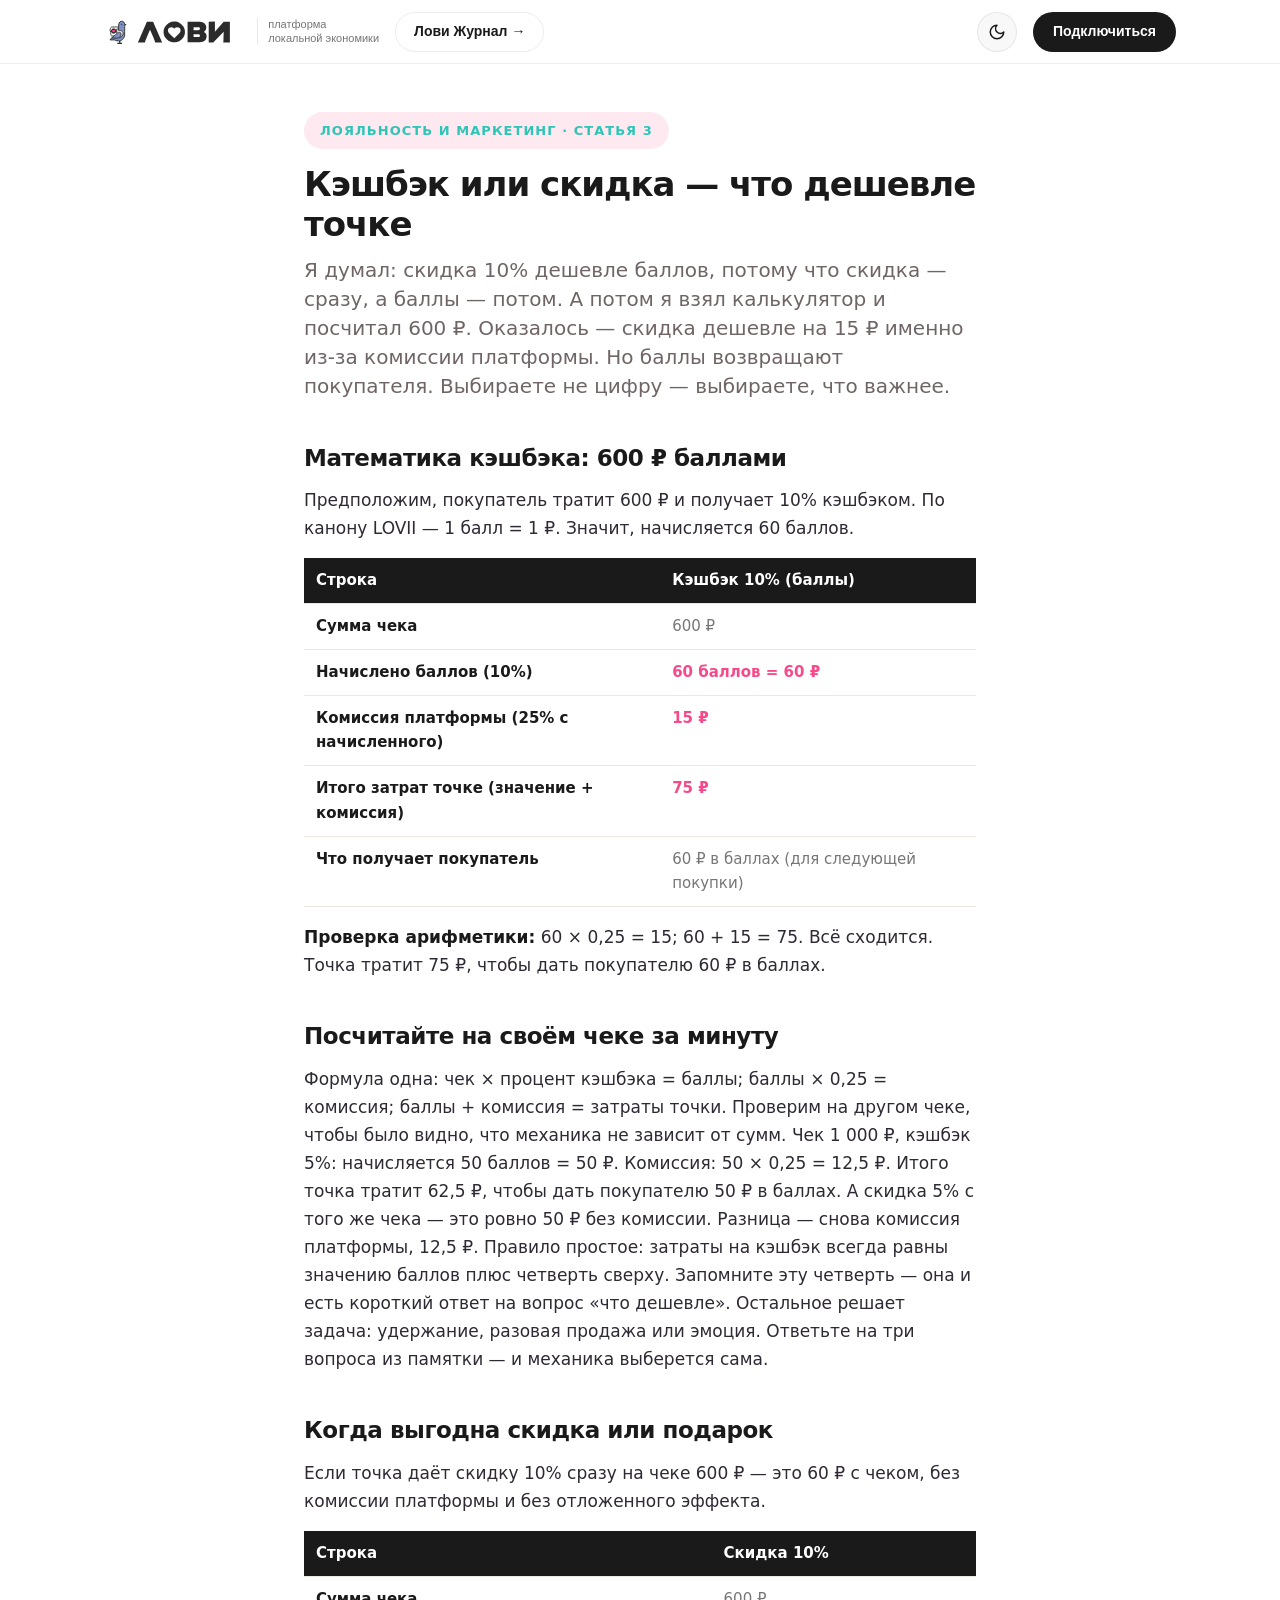
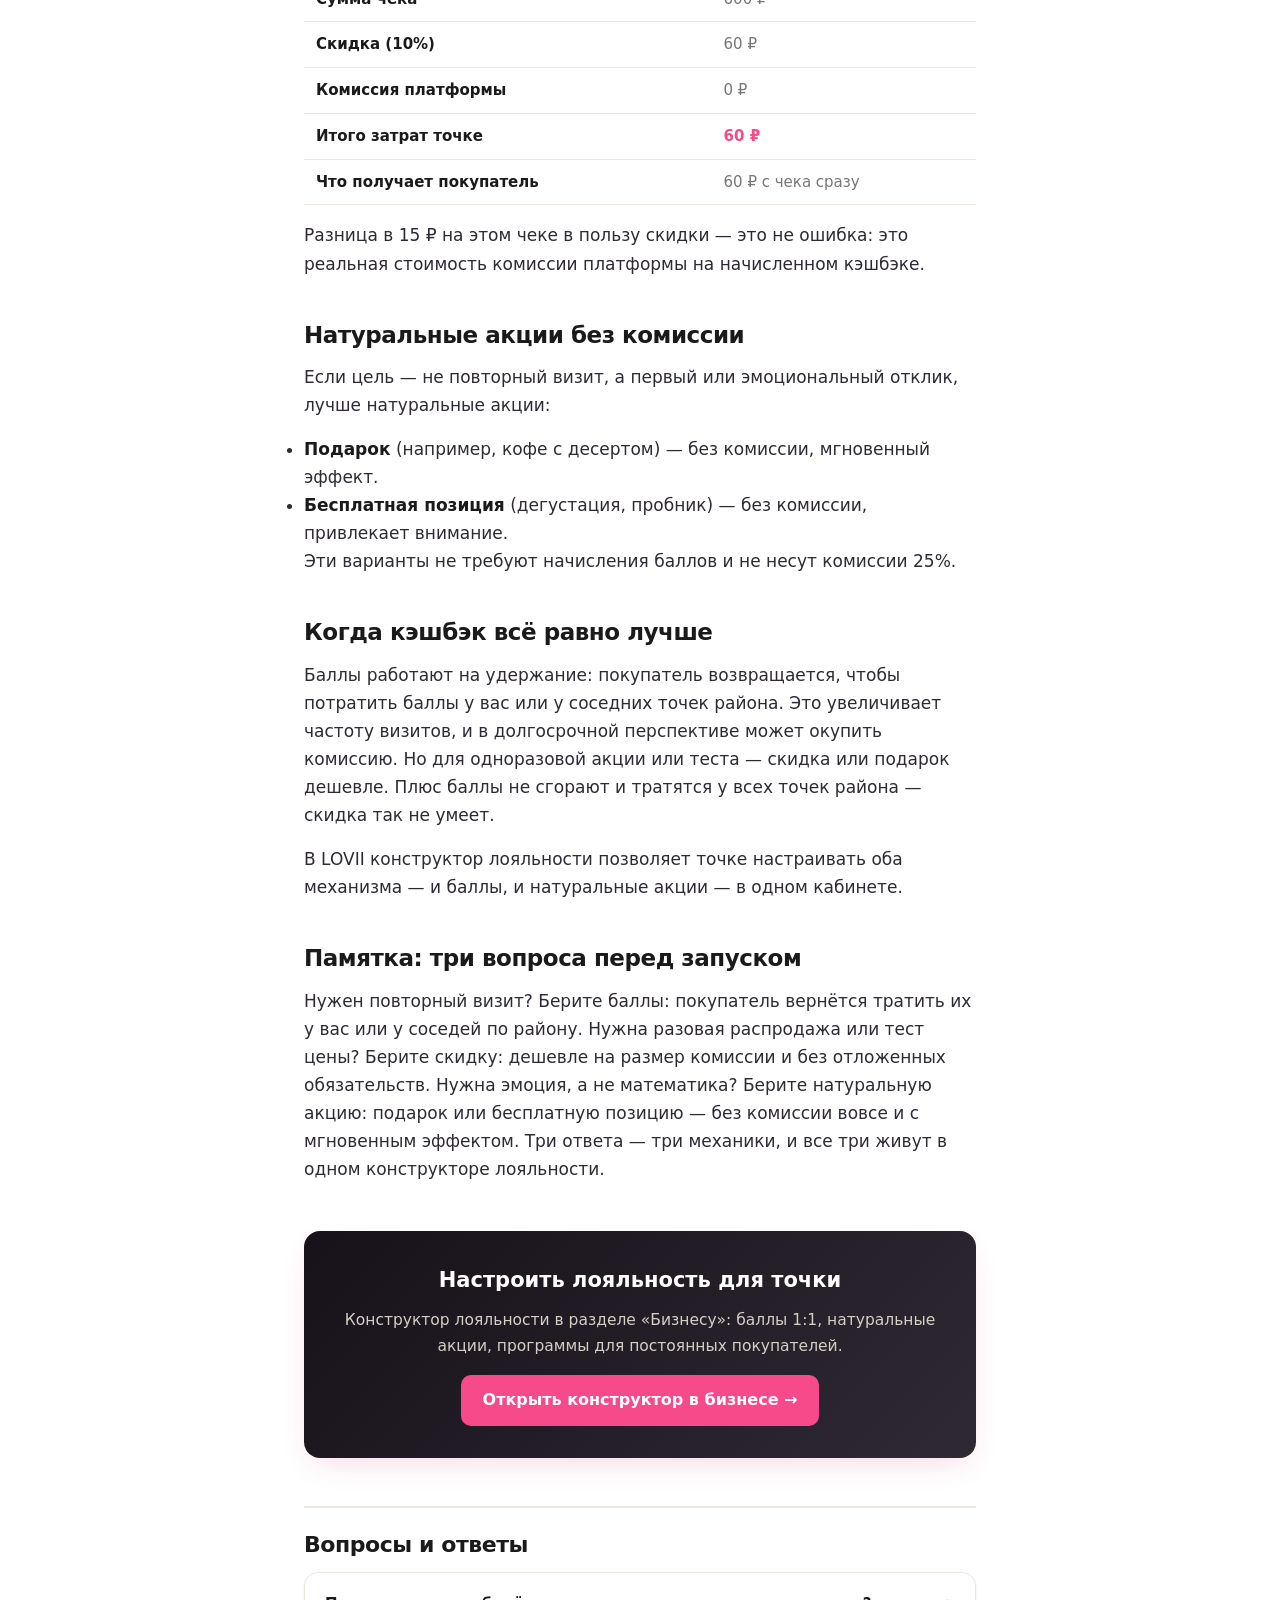
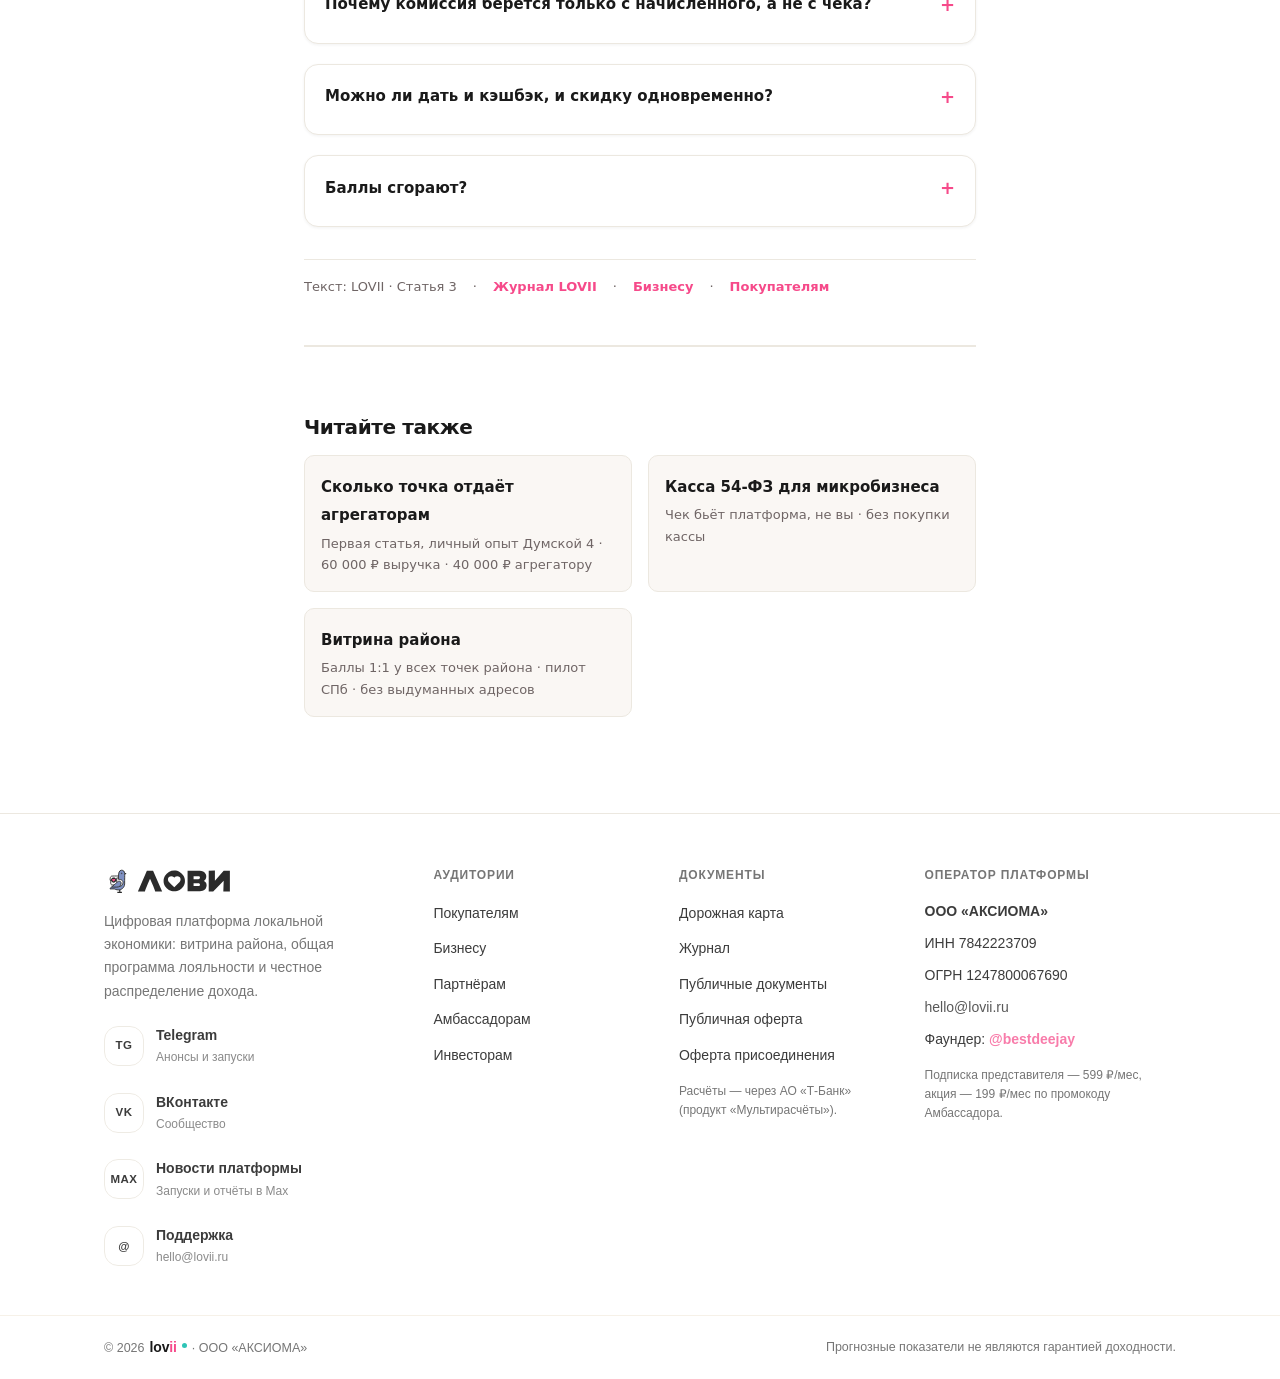
<file: journal/cashback-vs-discount/index.html>
<!doctype html>
<html lang="ru">
<head>
<script src="../../assets/counters.js" defer></script>
<noscript><div><img src="https://mc.yandex.ru/watch/112999617" style="position:absolute;left:-9999px;" alt="" /></div></noscript>
<meta charset="utf-8">
<meta name="viewport" content="width=device-width, initial-scale=1, viewport-fit=cover">
<title>Кэшбэк или скидка — что дешевле точке — LOVII</title>
<meta name="description" content="1 балл = 1 ₽, комиссия платформы 25% с начисленного. Сходящийся пример: заказ 600 ₽ — кэшбэком или скидкой. Проверка арифметики и когда лучше натуральная акция.">
<meta name="robots" content="index, follow">
<link rel="canonical" href="https://lovii.ru/journal/cashback-vs-discount/">
<meta property="og:type" content="article">
<meta property="og:site_name" content="LOVII — журнал">
<meta property="og:locale" content="ru_RU">
<meta property="og:title" content="Кэшбэк или скидка — что дешевле точке — LOVII">
<meta property="og:description" content="Сравнение кэшбэка и скидки для точки с примером 600 ₽. 1 балл = 1 ₽, комиссия 25%. Когда лучше подарок или бесплатная позиция.">
<meta property="og:url" content="https://lovii.ru/journal/cashback-vs-discount/">
<meta property="og:image" content="https://lovii.ru/og-image.png">
<meta name="theme-color" content="#f64a8a">
<link rel="icon" href="../../favicon.svg" type="image/svg+xml">
<link rel="stylesheet" href="../../assets/lovii.css">
<link rel="stylesheet" href="../../assets/site.css">
<style>
:root{--lv-text:#2e2933;--lv-muted:#6f6565;--lv-tiffany:#2ec4b6;--lv-pink:#f64a8a;--lv-soft:#faf7f4;--lv-line:#ece8e0;--lv-gold:#e6b23c;}html[data-theme="dark"]{--lv-text:#ece2ea;--lv-muted:#a798a6;--lv-soft:#211b26;--lv-line:#554a58;}
.journal-article{max-width:720px;margin:0 auto;padding:48px 24px 96px;font-family:system-ui,-apple-system,"Segoe UI",Roboto,Helvetica,Arial,sans-serif;color:var(--lv-text);line-height:1.65;font-size:17px;}
.journal-article h1{font-size:34px;line-height:1.15;font-weight:800;color:var(--lv-ink);letter-spacing:-0.03em;margin:0 0 12px;}
.journal-article .kicker{display:inline-flex;align-items:center;gap:8px;font-size:13px;font-weight:700;text-transform:uppercase;letter-spacing:0.08em;color:var(--lv-tiffany);margin-bottom:16px;}
.journal-article .lead{font-size:20px;color:var(--lv-muted);margin-bottom:32px;line-height:1.45;}
.journal-article h2{font-size:23px;font-weight:800;color:var(--lv-ink);margin:44px 0 14px;line-height:1.2;letter-spacing:-0.02em;}
.journal-article p{margin:0 0 16px;}
.journal-article .calc-table{width:100%;border-collapse:collapse;margin:16px 0;font-size:15px;}
.journal-article .calc-table th{background:var(--lv-ink);color:var(--lv-page);text-align:left;padding:10px 12px;font-weight:700;}
.journal-article .calc-table td{padding:10px 12px;border-bottom:1px solid var(--lv-line);}
.journal-article .calc-table .num{font-weight:700;color:var(--lv-pink);}
.journal-article .cta-band{background:linear-gradient(135deg,#171219 0%,#2e2933 100%);color:#fff;padding:32px 28px;border-radius:16px;margin-top:48px;}
.journal-article .cta-band h3{margin:0 0 10px;font-size:21px;font-weight:800;}
.journal-article .cta-band p{margin:0 0 16px;color:#d4cfc7;}
.journal-article .cta-band a.btn{display:inline-block;background:var(--lv-pink);color:#fff;padding:12px 22px;border-radius:10px;text-decoration:none;font-weight:700;font-size:16px;}
.journal-article .faq{margin-top:48px;padding-top:24px;border-top:2px solid var(--lv-line);}
.journal-article .faq h2{margin-top:0;font-size:22px;}
.journal-article .faq-item{margin-bottom:20px;}
.journal-article .faq-item summary{font-weight:700;color:var(--lv-ink);cursor:pointer;margin-bottom:6px;}
.faq-item summary::after{content:"+";color:var(--lv-pink);font-weight:800;font-size:18px;flex:none;}
.faq-item[open] summary::after{content:"–";}
.journal-article .faq-item p{margin:0;padding:0 20px 18px;}
.journal-article .meta-row{display:flex;gap:16px;align-items:center;font-size:13px;color:var(--lv-muted);margin-top:32px;padding-top:16px;border-top:1px solid var(--lv-line);flex-wrap:wrap;}
.journal-article .meta-row a{color:var(--lv-pink);text-decoration:none;font-weight:600;}
@media(max-width:640px){.journal-article{padding:24px 20px 64px;font-size:16px;}.journal-article h1{font-size:28px;}.journal-article .cta-band{padding:24px 20px;}.journal-article .calc-table{font-size:14px;}}
</style>
<script type="application/ld+json">{"@context":"https://schema.org","@type":"FAQPage","mainEntity":[{"@type":"Question","name":"Почему комиссия берётся только с начисленного, а не с чека?","acceptedAnswer":{"@type":"Answer","text":"По канону LOVII комиссия 25% взимается с суммы начисленного кэшбэка (например, 60 ₽ из 600 ₽ чека), а не со всей суммы чека."}},{"@type":"Question","name":"Можно ли дать и кэшбэк, и скидку одновременно?","acceptedAnswer":{"@type":"Answer","text":"Да — но тогда затраты суммируются. Конструктор лояльности позволяет комбинировать механики под задачу точки."}},{"@type":"Question","name":"Баллы сгорают?","acceptedAnswer":{"@type":"Answer","text":"Нет. По канону LOVII баллы не сгорают и тратятся у всех точек района."}}]}</script>
</head>
<body data-sprite="../../assets/icons.svg">
<header class="site-header">
<div class="header-in">
<a class="logo" href="../../" aria-label="LOVII — на главную"><img class="logo-light-img" src="../../logo.svg" alt="LOVII" width="auto" height="30"><img class="logo-dark-img" src="../../logo-dark.svg" alt="" aria-hidden="true"><span class="logo-tag">платформа<br>локальной экономики</span></a>
<a class="journal-home" href="../" aria-label="Лови Журнал — все статьи">Лови Журнал →</a>
<button class="theme-btn" id="themeBtn" type="button" aria-label="Сменить тему" title="Сменить тему"><svg class="ico i-moon" aria-hidden="true"><use href="../../assets/icons.svg#i-moon"></use></svg><svg class="ico i-sun" aria-hidden="true"><use href="../../assets/icons.svg#i-sun"></use></svg></button>
<a class="header-cta" href="../../business/">Подключиться</a>
<button class="burger" id="burger" type="button" aria-label="Открыть меню" aria-expanded="false"><svg class="ico" aria-hidden="true"><use href="../../assets/icons.svg#i-menu"></use></svg></button>
</div>
</header>
<div class="mobile-menu" id="mobileMenu">
<nav aria-label="Мобильная навигация"><a href="../">Лови Журнал</a><a href="../../clients/">Покупателям</a><a href="../../business/" class="active">Бизнесу</a><a href="../../partners/">Партнёрам</a><a href="../../ambassadors/">Амбассадорам</a><a href="../../investors/">Инвесторам</a><a class="m-cta" href="../../business/">Подключиться</a></nav>
</div>

<main id="main">
<article class="journal-article" aria-label="Кэшбэк или скидка — что дешевле точке">
<span class="kicker">Лояльность и маркетинг · Статья 3</span>
<h1>Кэшбэк или скидка — что дешевле точке</h1>
<p class="lead">Я думал: скидка 10% дешевле баллов, потому что скидка — сразу, а баллы — потом. А потом я взял калькулятор и посчитал 600 ₽. Оказалось — скидка дешевле на 15 ₽ именно из-за комиссии платформы. Но баллы возвращают покупателя. Выбираете не цифру — выбираете, что важнее.</p>

<h2>Математика кэшбэка: 600 ₽ баллами</h2>
<p>Предположим, покупатель тратит 600 ₽ и получает 10% кэшбэком. По канону LOVII — 1 балл = 1 ₽. Значит, начисляется 60 баллов.</p>
<table class="calc-table" aria-label="Расчёт кэшбэка">
<thead><tr><th>Строка</th><th>Кэшбэк 10% (баллы)</th></tr></thead>
<tbody>
<tr><td>Сумма чека</td><td>600 ₽</td></tr>
<tr><td>Начислено баллов (10%)</td><td class="num">60 баллов = 60 ₽</td></tr>
<tr><td>Комиссия платформы (25% с начисленного)</td><td class="num">15 ₽</td></tr>
<tr><td>Итого затрат точке (значение + комиссия)</td><td class="num">75 ₽</td></tr>
<tr><td>Что получает покупатель</td><td>60 ₽ в баллах (для следующей покупки)</td></tr>
</tbody>
</table>
<p><b>Проверка арифметики:</b> 60 × 0,25 = 15; 60 + 15 = 75. Всё сходится. Точка тратит 75 ₽, чтобы дать покупателю 60 ₽ в баллах.</p>

<h2>Посчитайте на своём чеке за минуту</h2>
<p>Формула одна: чек × процент кэшбэка = баллы; баллы × 0,25 = комиссия; баллы + комиссия = затраты точки. Проверим на другом чеке, чтобы было видно, что механика не зависит от сумм. Чек 1 000 ₽, кэшбэк 5%: начисляется 50 баллов = 50 ₽. Комиссия: 50 × 0,25 = 12,5 ₽. Итого точка тратит 62,5 ₽, чтобы дать покупателю 50 ₽ в баллах. А скидка 5% с того же чека — это ровно 50 ₽ без комиссии. Разница — снова комиссия платформы, 12,5 ₽. Правило простое: затраты на кэшбэк всегда равны значению баллов плюс четверть сверху. Запомните эту четверть — она и есть короткий ответ на вопрос «что дешевле».  Остальное решает задача: удержание, разовая продажа или эмоция. Ответьте на три вопроса из памятки — и механика выберется сама.</p>
<h2>Когда выгодна скидка или подарок</h2>
<p>Если точка даёт скидку 10% сразу на чеке 600 ₽ — это 60 ₽ с чеком, без комиссии платформы и без отложенного эффекта.</p>
<table class="calc-table" aria-label="Расчёт скидки">
<thead><tr><th>Строка</th><th>Скидка 10%</th></tr></thead>
<tbody>
<tr><td>Сумма чека</td><td>600 ₽</td></tr>
<tr><td>Скидка (10%)</td><td>60 ₽</td></tr>
<tr><td>Комиссия платформы</td><td>0 ₽</td></tr>
<tr><td>Итого затрат точке</td><td class="num">60 ₽</td></tr>
<tr><td>Что получает покупатель</td><td>60 ₽ с чека сразу</td></tr>
</tbody>
</table>
<p>Разница в 15 ₽ на этом чеке в пользу скидки — это не ошибка: это реальная стоимость комиссии платформы на начисленном кэшбэке.</p>

<h2>Натуральные акции без комиссии</h2>
<p>Если цель — не повторный визит, а первый или эмоциональный отклик, лучше натуральные акции:</p>
<ul>
<li><b>Подарок</b> (например, кофе с десертом) — без комиссии, мгновенный эффект.</li>
<li><b>Бесплатная позиция</b> (дегустация, пробник) — без комиссии, привлекает внимание.</li>
</ul>
<p>Эти варианты не требуют начисления баллов и не несут комиссии 25%.</p>

<h2>Когда кэшбэк всё равно лучше</h2>
<p>Баллы работают на удержание: покупатель возвращается, чтобы потратить баллы у вас или у соседних точек района. Это увеличивает частоту визитов, и в долгосрочной перспективе может окупить комиссию. Но для одноразовой акции или теста — скидка или подарок дешевле. Плюс баллы не сгорают и тратятся у всех точек района — скидка так не умеет.</p>

<p>В LOVII конструктор лояльности позволяет точке настраивать оба механизма — и баллы, и натуральные акции — в одном кабинете.</p>

<h2>Памятка: три вопроса перед запуском</h2>
<p>Нужен повторный визит? Берите баллы: покупатель вернётся тратить их у вас или у соседей по району. Нужна разовая распродажа или тест цены? Берите скидку: дешевле на размер комиссии и без отложенных обязательств. Нужна эмоция, а не математика? Берите натуральную акцию: подарок или бесплатную позицию — без комиссии вовсе и с мгновенным эффектом. Три ответа — три механики, и все три живут в одном конструкторе лояльности.</p>
<div class="cta-band">
<h3>Настроить лояльность для точки</h3>
<p>Конструктор лояльности в разделе «Бизнесу»: баллы 1:1, натуральные акции, программы для постоянных покупателей.</p>
<a class="btn" href="../../business/">Открыть конструктор в бизнесе →</a>
</div>

<section class="faq" aria-label="Частые вопросы">
<h2>Вопросы и ответы</h2>
<details class="faq-item"><summary>Почему комиссия берётся только с начисленного, а не с чека?</summary><p>По канону LOVII комиссия 25% взимается именно с суммы начисленного кэшбэка (например, 60 ₽ из 600 ₽ чека), а не со всей суммы чека. Это делает механизм прозрачным.</p></details>
<details class="faq-item"><summary>Можно ли дать и кэшбэк, и скидку одновременно?</summary><p>Да — но тогда затраты суммируются. Конструктор лояльности позволяет комбинировать механики под задачу точки.</p></details>
<details class="faq-item"><summary>Баллы сгорают?</summary><p>Нет. По канону LOVII баллы не сгорают и тратятся у всех точек района — это одно из преимуществ перед обычными программами лояльности.</p></details>
</section>

<div class="meta-row"><span>Текст: LOVII · Статья 3</span> · <a href="../">Журнал LOVII</a> · <a href="../../business/">Бизнесу</a> · <a href="../../clients/">Покупателям</a></div>
<section aria-label="Читайте также" style="margin-top:48px;padding-top:24px;border-top:2px solid var(--lv-line);"><h2 style="font-size:20px;font-weight:800;margin-bottom:16px;">Читайте также</h2><div style="display:grid;grid-template-columns:repeat(auto-fill,minmax(260px,1fr));gap:16px;"><a href="../aggregator-fees/" style="text-decoration:none;color:inherit;background:var(--lv-soft);border:1px solid var(--lv-line);border-radius:10px;padding:16px;display:block;"><b style="font-size:15px;color:var(--lv-ink);">Сколько точка отдаёт агрегаторам</b><p style="font-size:13px;color:var(--lv-muted);margin:4px 0 0;">Первая статья, личный опыт Думской 4 · 60 000 ₽ выручка · 40 000 ₽ агрегатору</p></a><a href="../fiscal-54fz/" style="text-decoration:none;color:inherit;background:var(--lv-soft);border:1px solid var(--lv-line);border-radius:10px;padding:16px;display:block;"><b style="font-size:15px;color:var(--lv-ink);">Касса 54-ФЗ для микробизнеса</b><p style="font-size:13px;color:var(--lv-muted);margin:4px 0 0;">Чек бьёт платформа, не вы · без покупки кассы</p></a><a href="../district-showcase/" style="text-decoration:none;color:inherit;background:var(--lv-soft);border:1px solid var(--lv-line);border-radius:10px;padding:16px;display:block;"><b style="font-size:15px;color:var(--lv-ink);">Витрина района</b><p style="font-size:13px;color:var(--lv-muted);margin:4px 0 0;">Баллы 1:1 у всех точек района · пилот СПб · без выдуманных адресов</p></a></div></section>
</article>

</main>

<footer class="site-footer">
<div class="wrap">
<div class="foot-grid">
<div>
<span class="logo"><img class="logo-light-img" src="../../logo.svg" alt="LOVII" width="auto" height="30"><img class="logo-dark-img" src="../../logo-dark.svg" alt="" aria-hidden="true"></span>
<p class="foot-about">Цифровая платформа локальной экономики: витрина района, общая программа лояльности и честное распределение дохода.</p>
<ul class="soc-list"><li><a href="https://t.me/loviiru" target="_blank" rel="noopener noreferrer" aria-label="Telegram LOVII — анонсы и запуски"><span class="soc-mark" aria-hidden="true">TG</span><span class="soc-txt"><b>Telegram</b><i>Анонсы и запуски</i></span></a></li><li><a href="https://vk.ru/loviiru" target="_blank" rel="noopener noreferrer" aria-label="LOVII во ВКонтакте — сообщество"><span class="soc-mark" aria-hidden="true">VK</span><span class="soc-txt"><b>ВКонтакте</b><i>Сообщество</i></span></a></li><li><a href="https://max.ru/channel_lovii" target="_blank" rel="noopener noreferrer" aria-label="Новости платформы — канал LOVII в Max"><span class="soc-mark" aria-hidden="true">MAX</span><span class="soc-txt"><b>Новости платформы</b><i>Запуски и отчёты в Max</i></span></a></li><li><a href="mailto:hello@lovii.ru" aria-label="Поддержка — написать на почту"><span class="soc-mark" aria-hidden="true">@</span><span class="soc-txt"><b>Поддержка</b><i>hello@lovii.ru</i></span></a></li></ul>
</div>
<nav aria-label="Аудитории"><h3>Аудитории</h3><ul><li><a href="../../clients/">Покупателям</a></li><li><a href="../../business/">Бизнесу</a></li><li><a href="../../partners/">Партнёрам</a></li><li><a href="../../ambassadors/">Амбассадорам</a></li><li><a href="../../investors/">Инвесторам</a></li></ul></nav>
<div><h3>Документы</h3><ul><li><a href="../../roadmap/">Дорожная карта</a></li><li><a href="../../journal/">Журнал</a></li><li><a href="https://axiiom-ru.github.io/lovii/" target="_blank" rel="noopener noreferrer">Публичные документы</a></li><li><a href="https://axiiom-ru.github.io/lovii/docs/%D0%9F%D1%83%D0%B1%D0%BB%D0%B8%D1%87%D0%BD%D0%B0%D1%8F_%D0%BE%D1%84%D0%B5%D1%80%D1%82%D0%B0.html" target="_blank" rel="noopener noreferrer">Публичная оферта</a></li><li><a href="https://axiiom-ru.github.io/lovii/docs/%D0%9E%D1%84%D0%B5%D1%80%D1%82%D0%B0_%D0%BF%D1%80%D0%B8%D1%81%D0%BE%D0%B5%D0%B4%D0%B8%D0%BD%D0%B5%D0%BD%D0%B8%D1%8F.html" target="_blank" rel="noopener noreferrer">Оферта присоединения</a></li></ul><p class="foot-note">Расчёты — через АО «Т-Банк» (продукт «Мультирасчёты»).</p></div>
<div><h3>Оператор платформы</h3><ul class="foot-legal"><li class="strong">ООО «АКСИОМА»</li><li>ИНН 7842223709</li><li>ОГРН 1247800067690</li><li><a href="mailto:hello@lovii.ru">hello@lovii.ru</a></li><li>Фаундер: <a href="https://t.me/bestdeejay" target="_blank" rel="noopener" style="color:var(--lv-pink);font-weight:700">@bestdeejay</a></li></ul><p class="foot-note">Подписка представителя — 599 ₽/мес, акция — 199 ₽/мес по промокоду Амбассадора.</p></div>
</div>
</div>
<div class="foot-bottom"><div class="wrap"><div class="in"><span class="brandline">© 2026 <b>lov<span style="color:var(--lv-pink)">ii</span></b><i></i> · ООО «АКСИОМА»</span><span>Прогнозные показатели не являются гарантией доходности.</span></div></div></div>
</footer>
<button class="up-btn" id="upBtn" type="button" aria-label="Наверх"><svg class="ico" aria-hidden="true"><use href="../../assets/icons.svg#i-arrow-up"></use></svg></button>
<script type="application/ld+json">{"@context": "https://schema.org", "@type": "Article", "headline": "Кэшбэк или скидка — что дешевле точке", "description": "1 балл = 1 ₽, комиссия платформы 25% с начисленного. Сходящийся пример: заказ 600 ₽ — кэшбэком или скидкой. Проверка арифметики и когда лучше натуральная акция.", "datePublished": "2026-09-24", "author": {"@type": "Organization", "name": "LOVII", "url": "https://lovii.ru/"}}</script>
<script src="../../assets/site.js" defer></script>
</body>
</html>
</file>
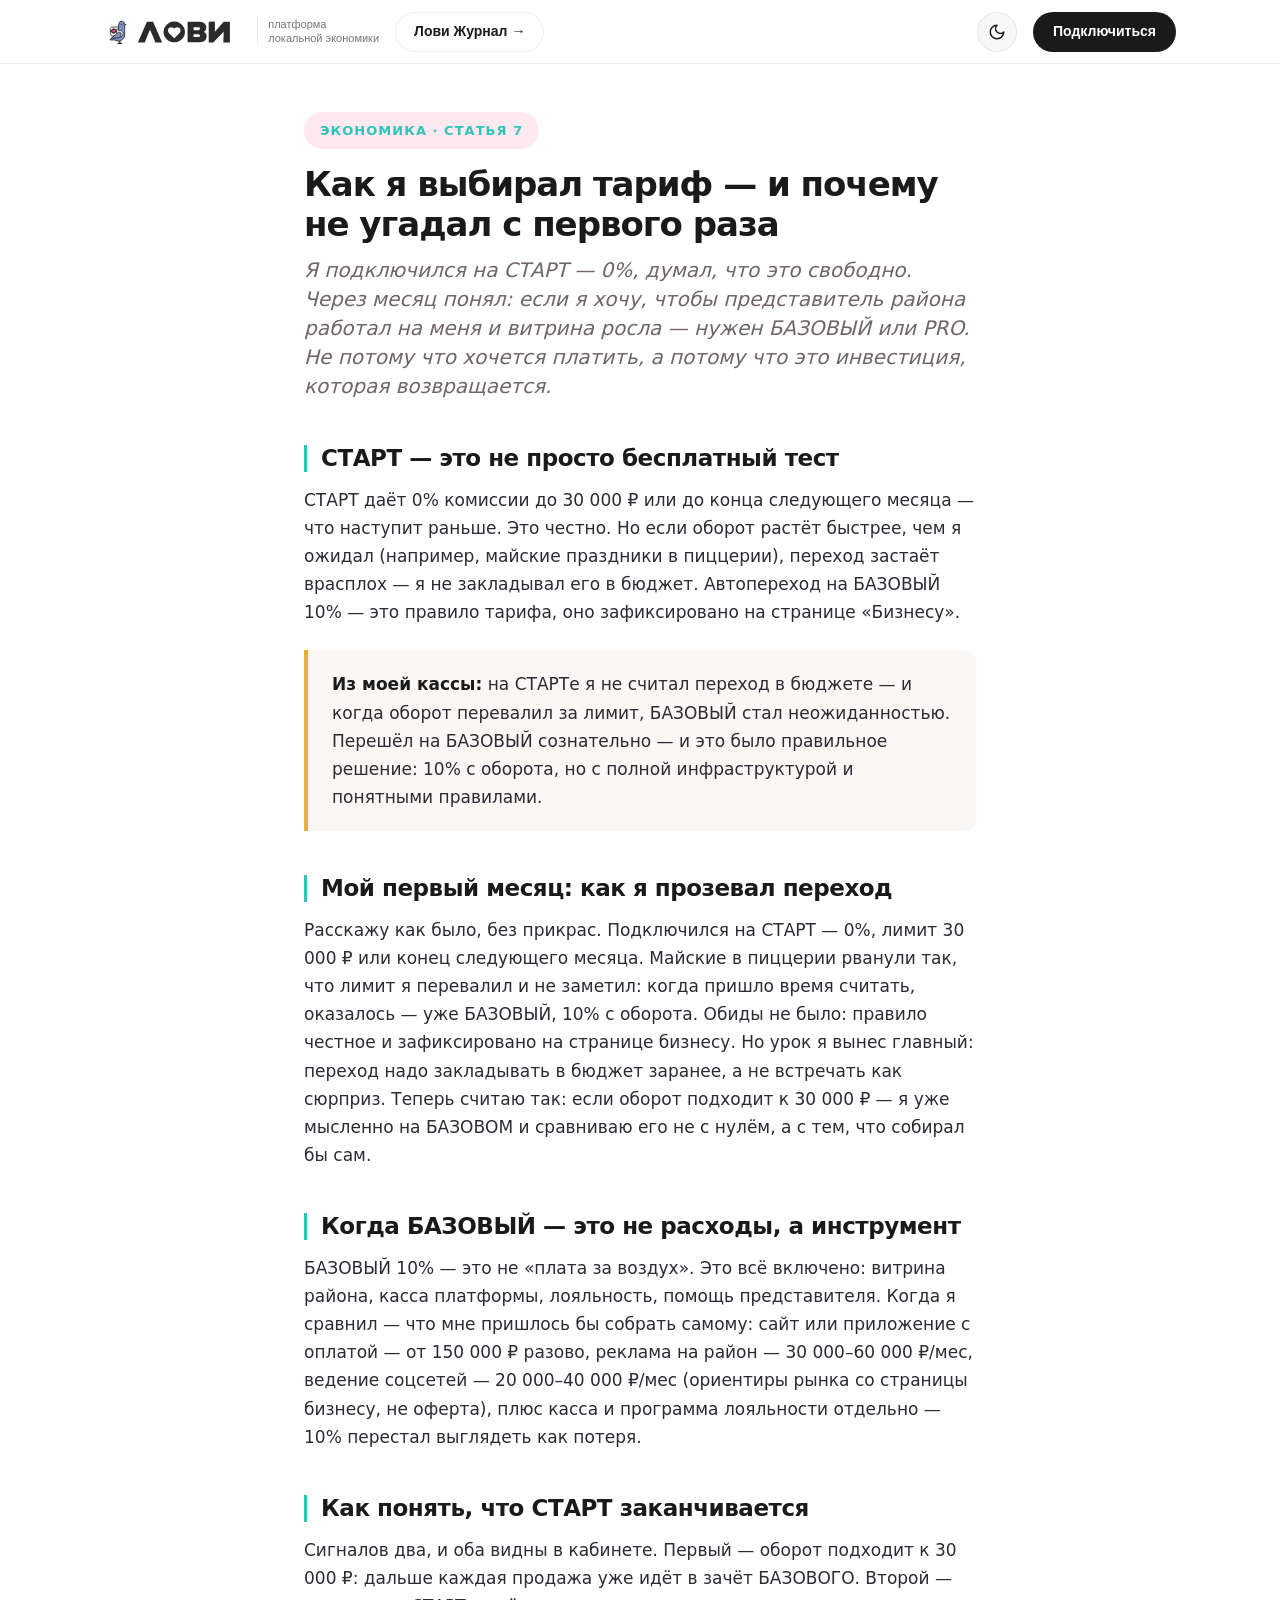
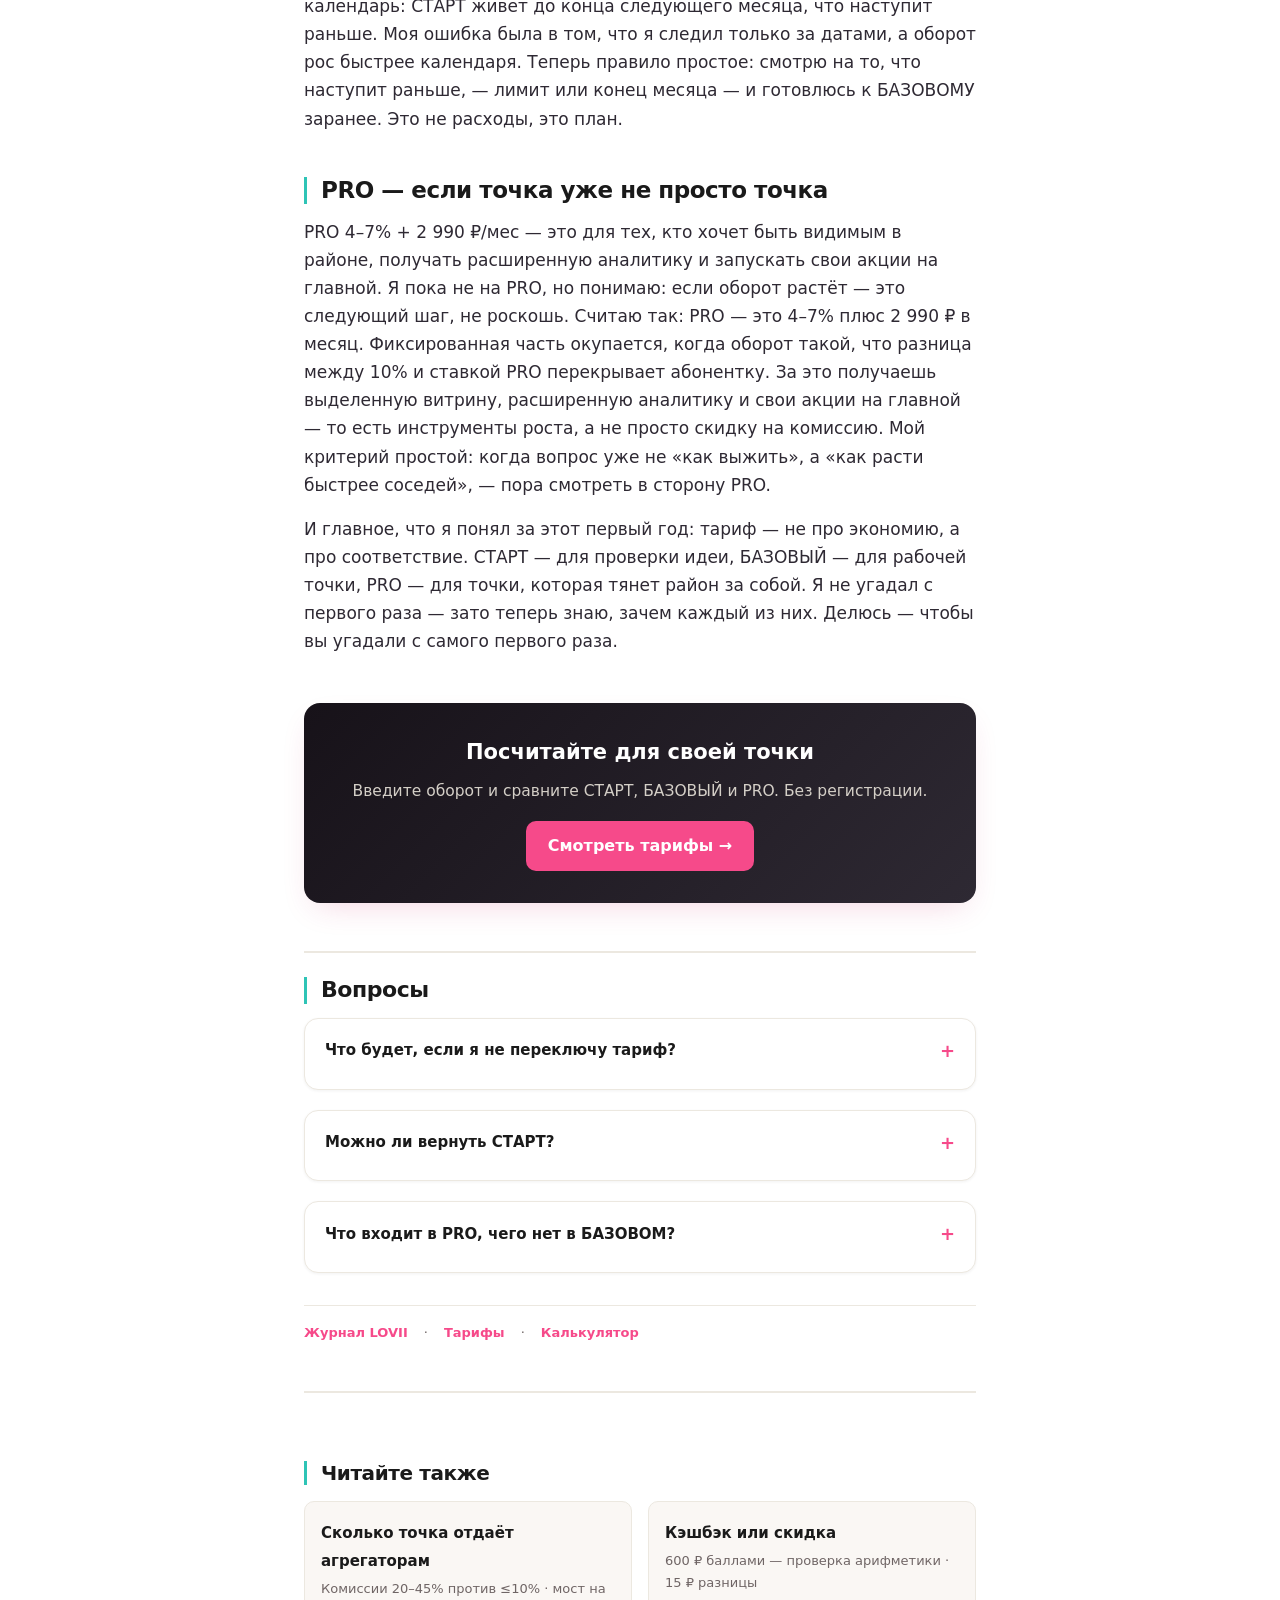
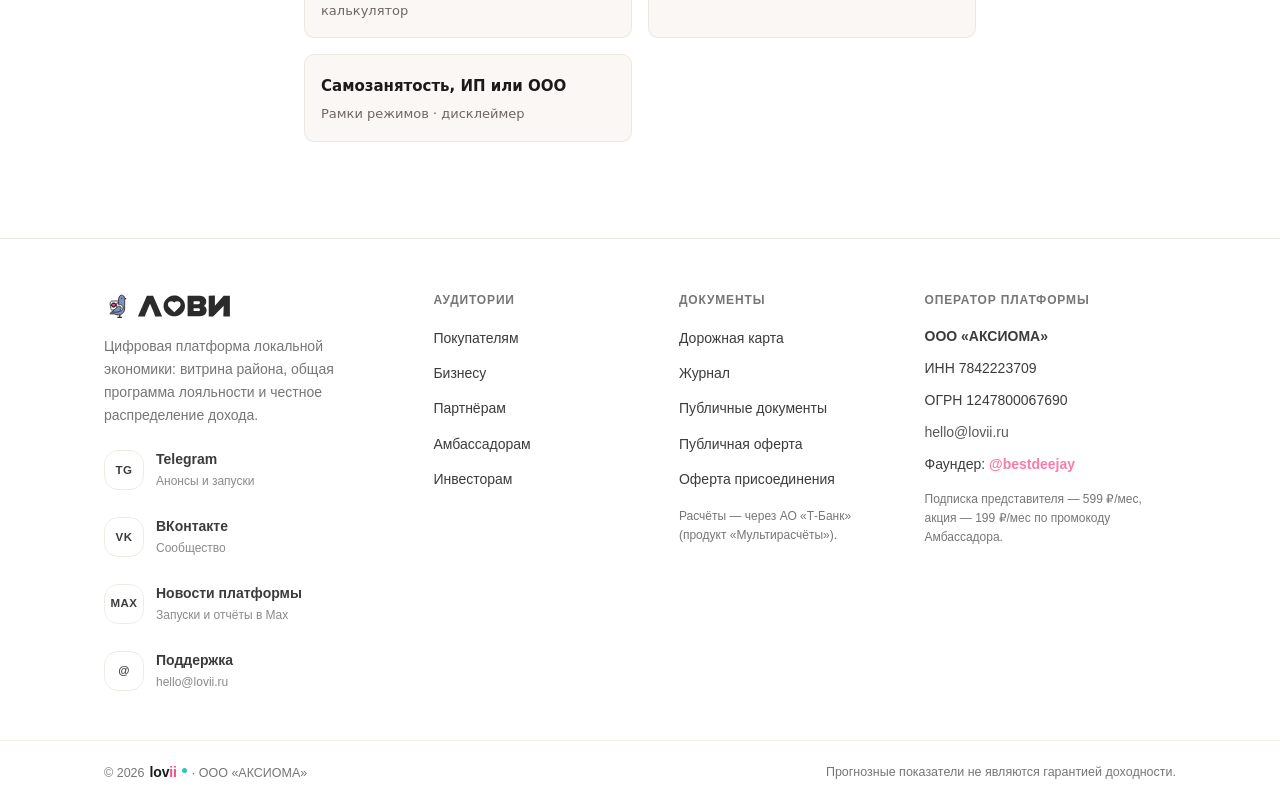
<file: journal/choose-tariff/index.html>
<!doctype html>
<html lang="ru">
<head>
<script src="../../assets/counters.js" defer></script>
<noscript><div><img src="https://mc.yandex.ru/watch/112999617" style="position:absolute;left:-9999px;" alt="" /></div></noscript>
<meta charset="utf-8"><meta name="viewport" content="width=device-width, initial-scale=1"><title>Как я выбирал тариф — LOVII</title>
<meta name="description" content="СТАРТ 0% до 30 000 ₽, БАЗОВЫЙ 10% всё включено, PRO 4–7% + 2 990 ₽/мес. Как я выбирал тариф для пиццерии и почему перешёл на БАЗОВЫЙ сознательно.">
<meta name="robots" content="index, follow"><link rel="canonical" href="https://lovii.ru/journal/choose-tariff/">
<meta property="og:type" content="article"><meta property="og:site_name" content="LOVII — журнал"><meta property="og:locale" content="ru_RU">
<meta property="og:title" content="Как я выбирал тариф — LOVII"><meta property="og:description" content="СТАРТ 0%, БАЗОВЫЙ 10%, PRO 4–7%. Пример из пиццерии на Думской 4 — как я не угадал с первого раза.">
<meta property="og:url" content="https://lovii.ru/journal/choose-tariff/"><meta property="og:image" content="https://lovii.ru/og-image.png"><meta name="theme-color" content="#f64a8a">
<link rel="icon" href="../../favicon.svg" type="image/svg+xml"><link rel="stylesheet" href="../../assets/lovii.css"><link rel="stylesheet" href="../../assets/site.css">
<style>:root{--lv-text:#2e2933;--lv-muted:#6f6565;--lv-tiffany:#2ec4b6;--lv-pink:#f64a8a;--lv-soft:#faf7f4;--lv-line:#ece8e0;--lv-gold:#e6b23c;}html[data-theme="dark"]{--lv-text:#ece2ea;--lv-muted:#a798a6;--lv-soft:#211b26;--lv-line:#554a58;}
.journal-article{max-width:720px;margin:0 auto;padding:48px 24px 96px;font-family:system-ui,-apple-system,"Segoe UI",Roboto,Helvetica,Arial,sans-serif;color:var(--lv-text);line-height:1.65;font-size:17px;}
.journal-article h1{font-size:34px;line-height:1.15;font-weight:800;color:var(--lv-ink);letter-spacing:-0.03em;margin:0 0 12px;}
.journal-article .kicker{font-size:13px;font-weight:700;text-transform:uppercase;letter-spacing:.08em;color:var(--lv-tiffany);margin-bottom:16px;}
.journal-article .lead{font-size:20px;color:var(--lv-muted);margin-bottom:32px;line-height:1.45;font-style:italic;}
.journal-article h2{font-size:23px;font-weight:800;color:var(--lv-ink);margin:44px 0 14px;line-height:1.2;letter-spacing:-0.02em;border-left:3px solid var(--lv-tiffany);padding-left:14px;}
.journal-article p{margin:0 0 16px;}
.journal-article .example-box{background:var(--lv-soft);border-left:4px solid var(--lv-gold);padding:20px 24px;margin:24px 0;border-radius:0 12px 12px 0;}
.journal-article .cta-band{background:linear-gradient(135deg,#171219 0%,#2e2933 100%);color:#fff;padding:32px 28px;border-radius:16px;margin-top:48px;}
.journal-article .cta-band h3{margin:0 0 10px;font-size:21px;font-weight:800;}
.journal-article .cta-band p{margin:0 0 16px;color:#d4cfc7;}
.journal-article .cta-band a.btn{display:inline-block;background:var(--lv-pink);color:#fff;padding:12px 22px;border-radius:10px;text-decoration:none;font-weight:700;font-size:16px;}
.journal-article .faq{margin-top:48px;padding-top:24px;border-top:2px solid var(--lv-line);}
.journal-article .faq h2{margin-top:0;font-size:22px;}
.journal-article .faq-item{margin-bottom:20px;}
.journal-article .faq-item summary{font-weight:700;color:var(--lv-ink);cursor:pointer;margin-bottom:6px;}
.faq-item summary::after{content:"+";color:var(--lv-pink);font-weight:800;font-size:18px;flex:none;}
.faq-item[open] summary::after{content:"–";}
.journal-article .faq-item p{margin:0;padding:0 20px 18px;}
.journal-article .meta-row{display:flex;gap:16px;align-items:center;font-size:13px;color:var(--lv-muted);margin-top:32px;padding-top:16px;border-top:1px solid var(--lv-line);flex-wrap:wrap;}
.journal-article .meta-row a{color:var(--lv-pink);text-decoration:none;font-weight:600;}
@media(max-width:640px){.journal-article{padding:24px 20px 64px;font-size:16px;}.journal-article h1{font-size:28px;}}
</style>
<script type="application/ld+json">{"@context":"https://schema.org","@type":"FAQPage","mainEntity":[{"@type":"Question","name":"Что будет, если я не переключу тариф?","acceptedAnswer":{"@type":"Answer","text":"Автопереход на БАЗОВЫЙ после лимита СТАРТ или конца месяца — это не штраф, это правило."}},{"@type":"Question","name":"Можно ли вернуть СТАРТ?","acceptedAnswer":{"@type":"Answer","text":"СТАРТ — пробный период для новых точек: действует до 30 000 ₽ или до конца следующего месяца, дальше — БАЗОВЫЙ 10% без абонентской платы."}},{"@type":"Question","name":"Что входит в PRO, чего нет в БАЗОВОМ?","acceptedAnswer":{"@type":"Answer","text":"Выделенная витрина, расширенная аналитика, свои акции и более низкая ставка при росте."}}]}</script>
</head>
<body data-sprite="../../assets/icons.svg">
<header class="site-header">
<div class="header-in">
<a class="logo" href="../../" aria-label="LOVII — на главную"><img class="logo-light-img" src="../../logo.svg" alt="LOVII" width="auto" height="30"><img class="logo-dark-img" src="../../logo-dark.svg" alt="" aria-hidden="true"><span class="logo-tag">платформа<br>локальной экономики</span></a>
<a class="journal-home" href="../" aria-label="Лови Журнал — все статьи">Лови Журнал →</a>
<button class="theme-btn" id="themeBtn" type="button" aria-label="Сменить тему" title="Сменить тему"><svg class="ico i-moon" aria-hidden="true"><use href="../../assets/icons.svg#i-moon"></use></svg><svg class="ico i-sun" aria-hidden="true"><use href="../../assets/icons.svg#i-sun"></use></svg></button>
<a class="header-cta" href="../../business/">Подключиться</a>
<button class="burger" id="burger" type="button" aria-label="Открыть меню" aria-expanded="false"><svg class="ico" aria-hidden="true"><use href="../../assets/icons.svg#i-menu"></use></svg></button>
</div>
</header>
<div class="mobile-menu" id="mobileMenu">
<nav aria-label="Мобильная навигация"><a href="../">Лови Журнал</a><a href="../../clients/">Покупателям</a><a href="../../business/" class="active">Бизнесу</a><a href="../../partners/">Партнёрам</a><a href="../../ambassadors/">Амбассадорам</a><a href="../../investors/">Инвесторам</a><a class="m-cta" href="../../business/">Подключиться</a></nav>
</div>
<main id="main">
<article class="journal-article" aria-label="Как я выбирал тариф">
<span class="kicker">Экономика · Статья 7</span>
<h1>Как я выбирал тариф — и почему не угадал с первого раза</h1>
<p class="lead">Я подключился на СТАРТ — 0%, думал, что это свободно. Через месяц понял: если я хочу, чтобы представитель района работал на меня и витрина росла — нужен БАЗОВЫЙ или PRO. Не потому что хочется платить, а потому что это инвестиция, которая возвращается.</p>
<h2>СТАРТ — это не просто бесплатный тест</h2>
<p>СТАРТ даёт 0% комиссии до 30 000 ₽ или до конца следующего месяца — что наступит раньше. Это честно. Но если оборот растёт быстрее, чем я ожидал (например, майские праздники в пиццерии), переход застаёт врасплох — я не закладывал его в бюджет. Автопереход на БАЗОВЫЙ 10% — это правило тарифа, оно зафиксировано на странице «Бизнесу».</p>
<div class="example-box"><strong>Из моей кассы:</strong> на СТАРТе я не считал переход в бюджете — и когда оборот перевалил за лимит, БАЗОВЫЙ стал неожиданностью. Перешёл на БАЗОВЫЙ сознательно — и это было правильное решение: 10% с оборота, но с полной инфраструктурой и понятными правилами.</div>
<h2>Мой первый месяц: как я прозевал переход</h2>
<p>Расскажу как было, без прикрас. Подключился на СТАРТ — 0%, лимит 30 000 ₽ или конец следующего месяца. Майские в пиццерии рванули так, что лимит я перевалил и не заметил: когда пришло время считать, оказалось — уже БАЗОВЫЙ, 10% с оборота. Обиды не было: правило честное и зафиксировано на странице бизнесу. Но урок я вынес главный: переход надо закладывать в бюджет заранее, а не встречать как сюрприз. Теперь считаю так: если оборот подходит к 30 000 ₽ — я уже мысленно на БАЗОВОМ и сравниваю его не с нулём, а с тем, что собирал бы сам.</p>
<h2>Когда БАЗОВЫЙ — это не расходы, а инструмент</h2>
<p>БАЗОВЫЙ 10% — это не «плата за воздух». Это всё включено: витрина района, касса платформы, лояльность, помощь представителя. Когда я сравнил — что мне пришлось бы собрать самому: сайт или приложение с оплатой — от 150 000 ₽ разово, реклама на район — 30 000–60 000 ₽/мес, ведение соцсетей — 20 000–40 000 ₽/мес (ориентиры рынка со страницы бизнесу, не оферта), плюс касса и программа лояльности отдельно — 10% перестал выглядеть как потеря.</p>
<h2>Как понять, что СТАРТ заканчивается</h2>
<p>Сигналов два, и оба видны в кабинете. Первый — оборот подходит к 30 000 ₽: дальше каждая продажа уже идёт в зачёт БАЗОВОГО. Второй — календарь: СТАРТ живёт до конца следующего месяца, что наступит раньше. Моя ошибка была в том, что я следил только за датами, а оборот рос быстрее календаря. Теперь правило простое: смотрю на то, что наступит раньше, — лимит или конец месяца — и готовлюсь к БАЗОВОМУ заранее. Это не расходы, это план.</p>
<h2>PRO — если точка уже не просто точка</h2>
<p>PRO 4–7% + 2 990 ₽/мес — это для тех, кто хочет быть видимым в районе, получать расширенную аналитику и запускать свои акции на главной. Я пока не на PRO, но понимаю: если оборот растёт — это следующий шаг, не роскошь. Считаю так: PRO — это 4–7% плюс 2 990 ₽ в месяц. Фиксированная часть окупается, когда оборот такой, что разница между 10% и ставкой PRO перекрывает абонентку. За это получаешь выделенную витрину, расширенную аналитику и свои акции на главной — то есть инструменты роста, а не просто скидку на комиссию. Мой критерий простой: когда вопрос уже не «как выжить», а «как расти быстрее соседей», — пора смотреть в сторону PRO.</p><p>И главное, что я понял за этот первый год: тариф — не про экономию, а про соответствие. СТАРТ — для проверки идеи, БАЗОВЫЙ — для рабочей точки, PRO — для точки, которая тянет район за собой. Я не угадал с первого раза —  зато теперь знаю, зачем каждый из них. Делюсь — чтобы вы угадали с самого первого раза.</p>
<div class="cta-band"><h3>Посчитайте для своей точки</h3><p>Введите оборот и сравните СТАРТ, БАЗОВЫЙ и PRO. Без регистрации.</p><a class="btn" href="../../business/#tarify">Смотреть тарифы →</a></div>
<section class="faq"><h2>Вопросы</h2><details class="faq-item"><summary>Что будет, если я не переключу тариф?</summary><p>Автопереход на БАЗОВЫЙ после лимита СТАРТ или конца месяца — это не штраф, это правило.</p></details><details class="faq-item"><summary>Можно ли вернуть СТАРТ?</summary><p>СТАРТ — пробный период для новых точек: действует до 30 000 ₽ или до конца следующего месяца, дальше — БАЗОВЫЙ 10% без абонентской платы.</p></details><details class="faq-item"><summary>Что входит в PRO, чего нет в БАЗОВОМ?</summary><p>Выделенная витрина, расширенная аналитика, свои акции и более низкая ставка при росте.</p></details></section>
<div class="meta-row"><a href="../">Журнал LOVII</a> · <a href="../../business/#tarify">Тарифы</a> · <a href="../../business/#calc">Калькулятор</a></div>
<section aria-label="Читайте также" style="margin-top:48px;padding-top:24px;border-top:2px solid var(--lv-line);"><h2 style="font-size:20px;font-weight:800;margin-bottom:16px;">Читайте также</h2><div style="display:grid;grid-template-columns:repeat(auto-fill,minmax(260px,1fr));gap:16px;"><a href="../aggregator-fees/" style="text-decoration:none;color:inherit;background:var(--lv-soft);border:1px solid var(--lv-line);border-radius:10px;padding:16px;display:block;"><b style="font-size:15px;color:var(--lv-ink);">Сколько точка отдаёт агрегаторам</b><p style="font-size:13px;color:var(--lv-muted);margin:4px 0 0;">Комиссии 20–45% против ≤10% · мост на калькулятор</p></a><a href="../cashback-vs-discount/" style="text-decoration:none;color:inherit;background:var(--lv-soft);border:1px solid var(--lv-line);border-radius:10px;padding:16px;display:block;"><b style="font-size:15px;color:var(--lv-ink);">Кэшбэк или скидка</b><p style="font-size:13px;color:var(--lv-muted);margin:4px 0 0;">600 ₽ баллами — проверка арифметики · 15 ₽ разницы</p></a><a href="../selfemployed-vs-ip/" style="text-decoration:none;color:inherit;background:var(--lv-soft);border:1px solid var(--lv-line);border-radius:10px;padding:16px;display:block;"><b style="font-size:15px;color:var(--lv-ink);">Самозанятость, ИП или ООО</b><p style="font-size:13px;color:var(--lv-muted);margin:4px 0 0;">Рамки режимов · дисклеймер</p></a></div></section>
</article>
</main>
<footer class="site-footer">
<div class="wrap">
<div class="foot-grid">
<div>
<span class="logo"><img class="logo-light-img" src="../../logo.svg" alt="LOVII" width="auto" height="30"><img class="logo-dark-img" src="../../logo-dark.svg" alt="" aria-hidden="true"></span>
<p class="foot-about">Цифровая платформа локальной экономики: витрина района, общая программа лояльности и честное распределение дохода.</p>
<ul class="soc-list"><li><a href="https://t.me/loviiru" target="_blank" rel="noopener noreferrer" aria-label="Telegram LOVII — анонсы и запуски"><span class="soc-mark" aria-hidden="true">TG</span><span class="soc-txt"><b>Telegram</b><i>Анонсы и запуски</i></span></a></li><li><a href="https://vk.ru/loviiru" target="_blank" rel="noopener noreferrer" aria-label="LOVII во ВКонтакте — сообщество"><span class="soc-mark" aria-hidden="true">VK</span><span class="soc-txt"><b>ВКонтакте</b><i>Сообщество</i></span></a></li><li><a href="https://max.ru/channel_lovii" target="_blank" rel="noopener noreferrer" aria-label="Новости платформы — канал LOVII в Max"><span class="soc-mark" aria-hidden="true">MAX</span><span class="soc-txt"><b>Новости платформы</b><i>Запуски и отчёты в Max</i></span></a></li><li><a href="mailto:hello@lovii.ru" aria-label="Поддержка — написать на почту"><span class="soc-mark" aria-hidden="true">@</span><span class="soc-txt"><b>Поддержка</b><i>hello@lovii.ru</i></span></a></li></ul>
</div>
<nav aria-label="Аудитории"><h3>Аудитории</h3><ul><li><a href="../../clients/">Покупателям</a></li><li><a href="../../business/">Бизнесу</a></li><li><a href="../../partners/">Партнёрам</a></li><li><a href="../../ambassadors/">Амбассадорам</a></li><li><a href="../../investors/">Инвесторам</a></li></ul></nav>
<div><h3>Документы</h3><ul><li><a href="../../roadmap/">Дорожная карта</a></li><li><a href="../../journal/">Журнал</a></li><li><a href="https://axiiom-ru.github.io/lovii/" target="_blank" rel="noopener noreferrer">Публичные документы</a></li><li><a href="https://axiiom-ru.github.io/lovii/docs/%D0%9F%D1%83%D0%B1%D0%BB%D0%B8%D1%87%D0%BD%D0%B0%D1%8F_%D0%BE%D1%84%D0%B5%D1%80%D1%82%D0%B0.html" target="_blank" rel="noopener noreferrer">Публичная оферта</a></li><li><a href="https://axiiom-ru.github.io/lovii/docs/%D0%9E%D1%84%D0%B5%D1%80%D1%82%D0%B0_%D0%BF%D1%80%D0%B8%D1%81%D0%BE%D0%B5%D0%B4%D0%B8%D0%BD%D0%B5%D0%BD%D0%B8%D1%8F.html" target="_blank" rel="noopener noreferrer">Оферта присоединения</a></li></ul><p class="foot-note">Расчёты — через АО «Т-Банк» (продукт «Мультирасчёты»).</p></div>
<div><h3>Оператор платформы</h3><ul class="foot-legal"><li class="strong">ООО «АКСИОМА»</li><li>ИНН 7842223709</li><li>ОГРН 1247800067690</li><li><a href="mailto:hello@lovii.ru">hello@lovii.ru</a></li><li>Фаундер: <a href="https://t.me/bestdeejay" target="_blank" rel="noopener" style="color:var(--lv-pink);font-weight:700">@bestdeejay</a></li></ul><p class="foot-note">Подписка представителя — 599 ₽/мес, акция — 199 ₽/мес по промокоду Амбассадора.</p></div>
</div>
</div>
<div class="foot-bottom"><div class="wrap"><div class="in"><span class="brandline">© 2026 <b>lov<span style="color:var(--lv-pink)">ii</span></b><i></i> · ООО «АКСИОМА»</span><span>Прогнозные показатели не являются гарантией доходности.</span></div></div></div>
</footer>
<button class="up-btn" id="upBtn" type="button" aria-label="Наверх"><svg class="ico" aria-hidden="true"><use href="../../assets/icons.svg#i-arrow-up"></use></svg></button>
<script type="application/ld+json">{"@context": "https://schema.org", "@type": "Article", "headline": "Как я выбирал тариф — и почему не угадал с первого раза", "description": "СТАРТ 0% до 30 000 ₽, БАЗОВЫЙ 10% всё включено, PRO 4–7% + 2 990 ₽/мес. Как я выбирал тариф для пиццерии и почему перешёл на БАЗОВЫЙ сознательно.", "datePublished": "2026-09-24", "author": {"@type": "Organization", "name": "LOVII", "url": "https://lovii.ru/"}}</script>
<script src="../../assets/site.js" defer></script>
</body>
</html>
</file>
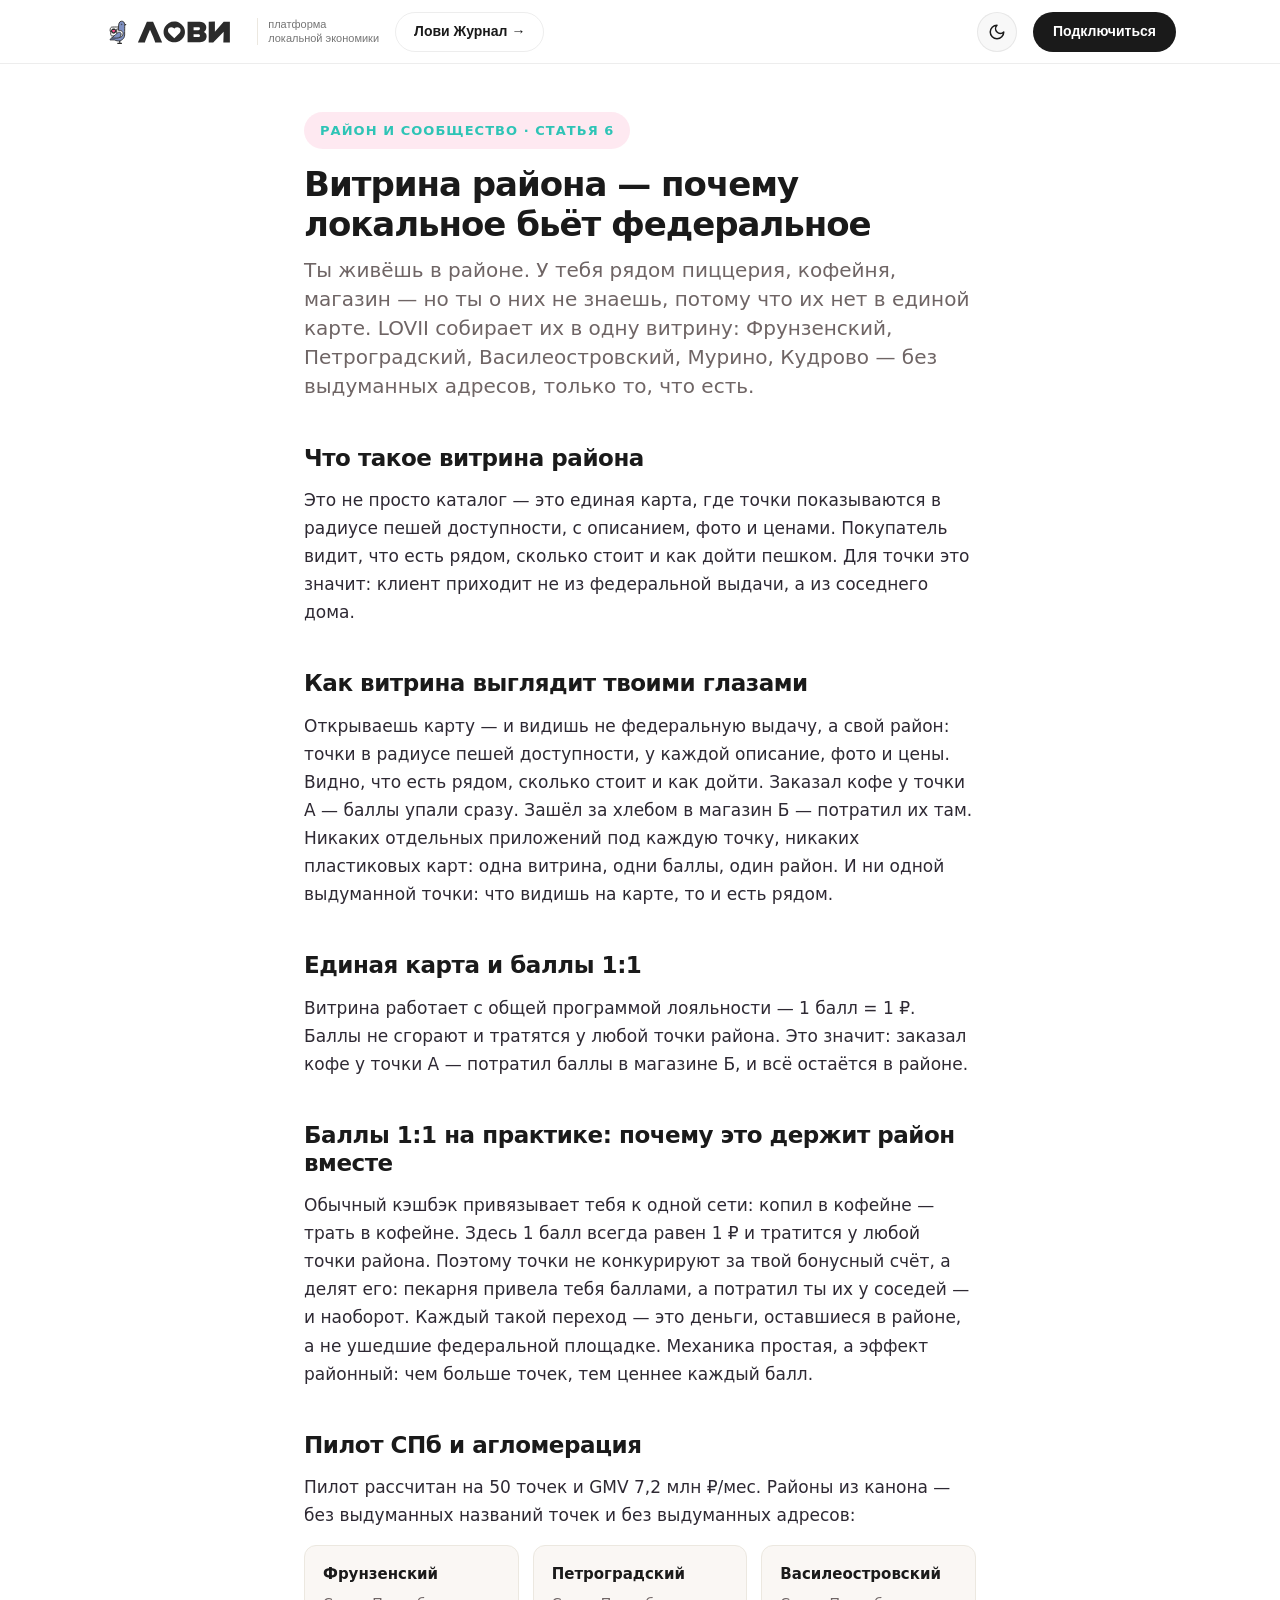
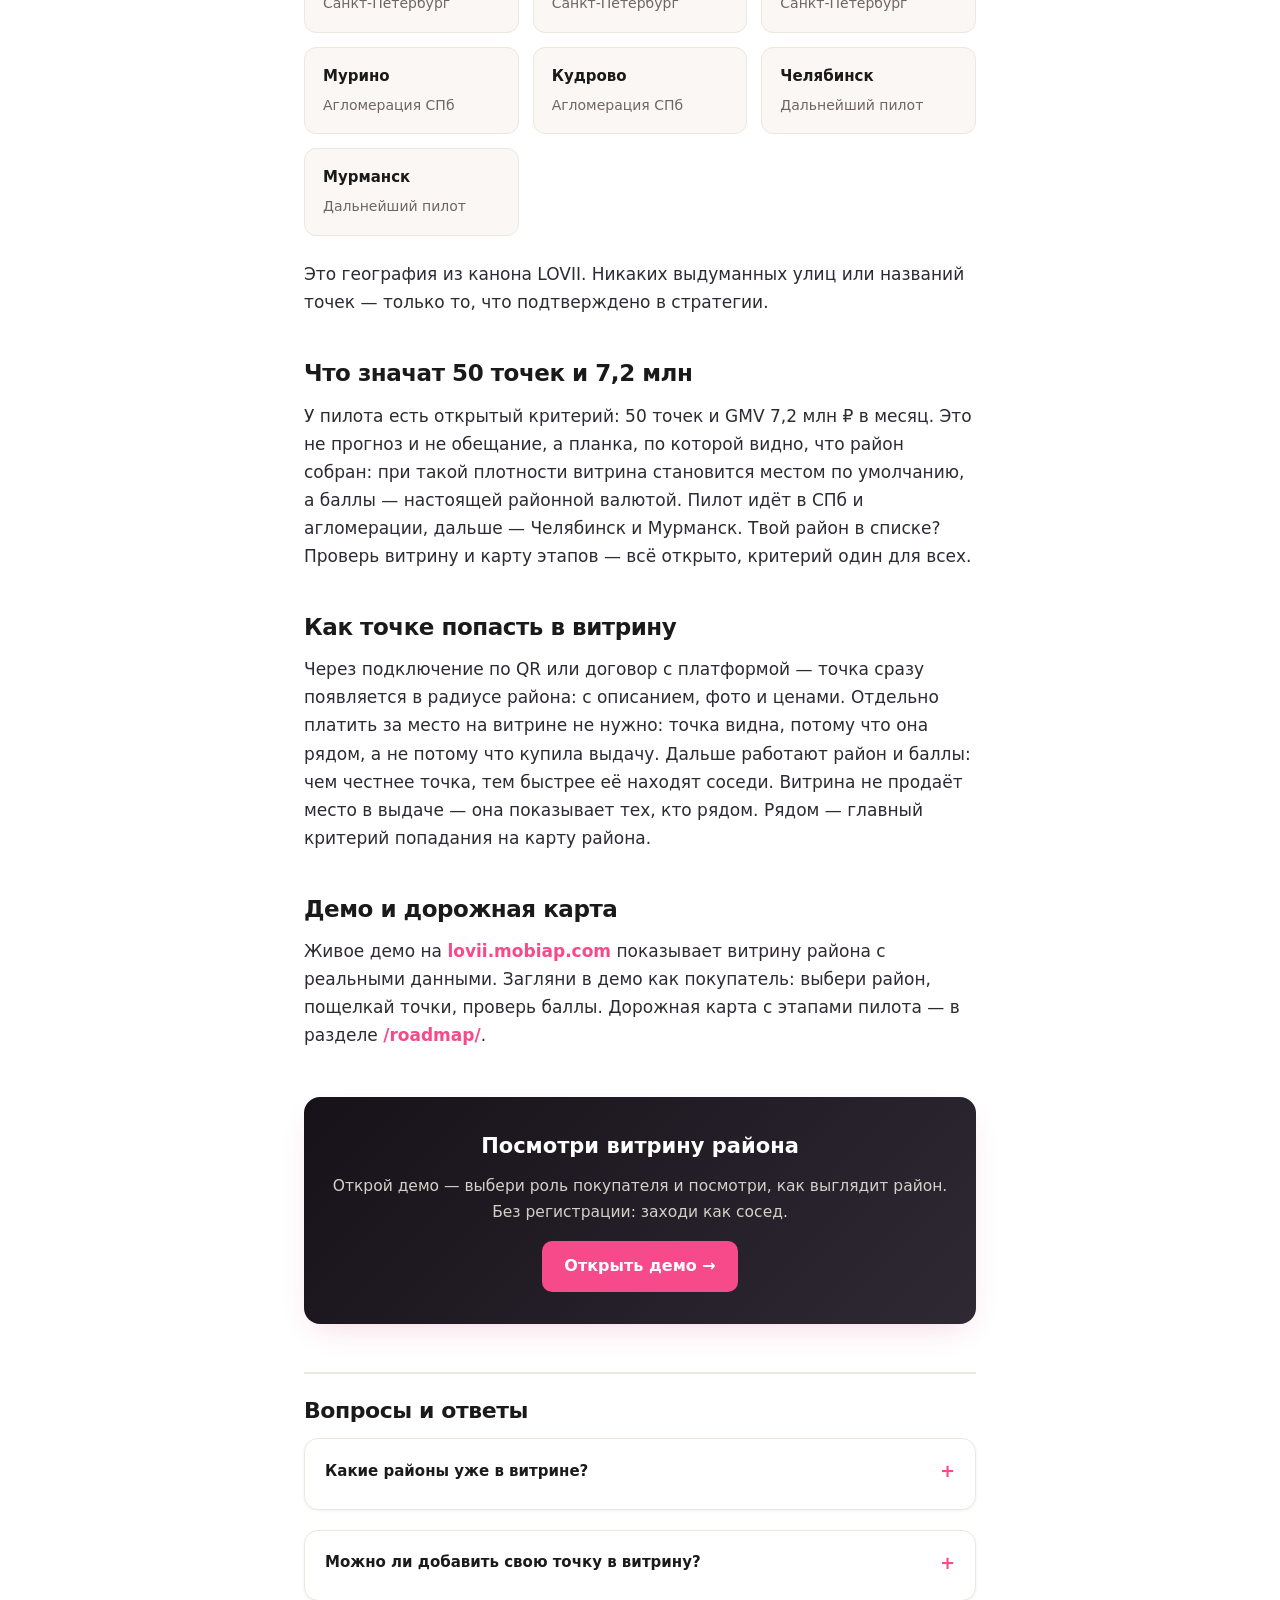
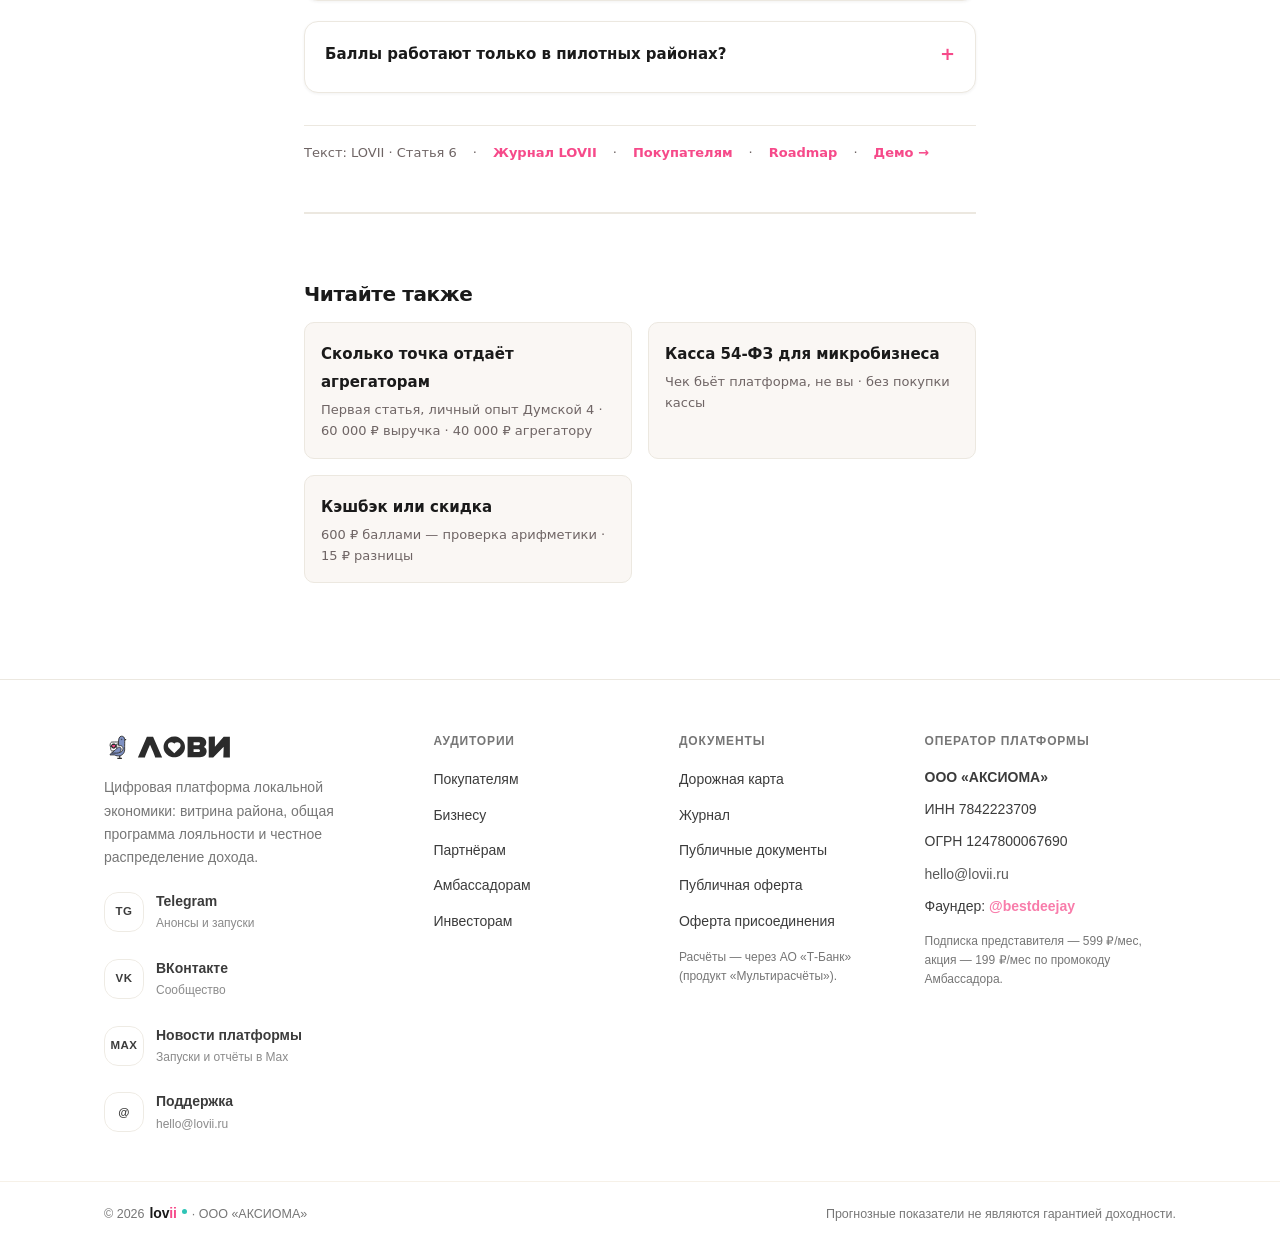
<file: journal/district-showcase/index.html>
<!doctype html>
<html lang="ru">
<head>
<script src="../../assets/counters.js" defer></script>
<noscript><div><img src="https://mc.yandex.ru/watch/112999617" style="position:absolute;left:-9999px;" alt="" /></div></noscript>
<meta charset="utf-8">
<meta name="viewport" content="width=device-width, initial-scale=1, viewport-fit=cover">
<title>Витрина района — LOVII</title>
<meta name="description" content="Пилот СПб и агломерация: Фрунзенский, Петроградский, Василеостровский, Мурино, Кудрово. Без выдуманных адресов. Единая карта, баллы 1:1, демо и roadmap.">
<meta name="robots" content="index, follow">
<link rel="canonical" href="https://lovii.ru/journal/district-showcase/">
<meta property="og:type" content="article">
<meta property="og:site_name" content="LOVII — журнал">
<meta property="og:locale" content="ru_RU">
<meta property="og:title" content="Витрина района — LOVII">
<meta property="og:description" content="Почему локальное бьёт федеральное. Пилот СПб, районы и точки из канона. Без выдуманных адресов — только география из канона LOVII.">
<meta property="og:url" content="https://lovii.ru/journal/district-showcase/">
<meta property="og:image" content="https://lovii.ru/og-image.png">
<meta name="theme-color" content="#f64a8a">
<link rel="icon" href="../../favicon.svg" type="image/svg+xml">
<link rel="stylesheet" href="../../assets/lovii.css">
<link rel="stylesheet" href="../../assets/site.css">
<style>
:root{--lv-text:#2e2933;--lv-muted:#6f6565;--lv-tiffany:#2ec4b6;--lv-pink:#f64a8a;--lv-soft:#faf7f4;--lv-line:#ece8e0;--lv-gold:#e6b23c;}html[data-theme="dark"]{--lv-text:#ece2ea;--lv-muted:#a798a6;--lv-soft:#211b26;--lv-line:#554a58;}
.journal-article{max-width:720px;margin:0 auto;padding:48px 24px 96px;font-family:system-ui,-apple-system,"Segoe UI",Roboto,Helvetica,Arial,sans-serif;color:var(--lv-text);line-height:1.65;font-size:17px;}
.journal-article h1{font-size:34px;line-height:1.15;font-weight:800;color:var(--lv-ink);letter-spacing:-0.03em;margin:0 0 12px;}
.journal-article .kicker{display:inline-flex;align-items:center;gap:8px;font-size:13px;font-weight:700;text-transform:uppercase;letter-spacing:0.08em;color:var(--lv-tiffany);margin-bottom:16px;}
.journal-article .lead{font-size:20px;color:var(--lv-muted);margin-bottom:32px;line-height:1.45;}
.journal-article h2{font-size:23px;font-weight:800;color:var(--lv-ink);margin:44px 0 14px;line-height:1.2;letter-spacing:-0.02em;}
.journal-article p{margin:0 0 16px;}
.journal-article .district-grid{display:grid;grid-template-columns:repeat(auto-fill,minmax(210px,1fr));gap:14px;margin:16px 0 24px;}
.journal-article .district-card{background:var(--lv-soft);border:1px solid var(--lv-line);border-radius:12px;padding:16px 18px;font-size:15px;}
.journal-article .district-card b{display:block;color:var(--lv-ink);font-weight:800;margin-bottom:4px;}
.journal-article .district-card span{color:var(--lv-muted);font-size:14px;}
.journal-article .cta-band{background:linear-gradient(135deg,#171219 0%,#2e2933 100%);color:#fff;padding:32px 28px;border-radius:16px;margin-top:48px;}
.journal-article .cta-band h3{margin:0 0 10px;font-size:21px;font-weight:800;}
.journal-article .cta-band p{margin:0 0 16px;color:#d4cfc7;}
.journal-article .cta-band a.btn{display:inline-block;background:var(--lv-pink);color:#fff;padding:12px 22px;border-radius:10px;text-decoration:none;font-weight:700;font-size:16px;}
.journal-article .faq{margin-top:48px;padding-top:24px;border-top:2px solid var(--lv-line);}
.journal-article .faq h2{margin-top:0;font-size:22px;}
.journal-article .faq-item{margin-bottom:20px;}
.journal-article .faq-item summary{font-weight:700;color:var(--lv-ink);cursor:pointer;margin-bottom:6px;}
.faq-item summary::after{content:"+";color:var(--lv-pink);font-weight:800;font-size:18px;flex:none;}
.faq-item[open] summary::after{content:"–";}
.journal-article .faq-item p{margin:0;padding:0 20px 18px;}
.journal-article .meta-row{display:flex;gap:16px;align-items:center;font-size:13px;color:var(--lv-muted);margin-top:32px;padding-top:16px;border-top:1px solid var(--lv-line);flex-wrap:wrap;}
.journal-article .meta-row a{color:var(--lv-pink);text-decoration:none;font-weight:600;}
@media(max-width:640px){.journal-article{padding:24px 20px 64px;font-size:16px;}.journal-article h1{font-size:28px;}.journal-article .cta-band{padding:24px 20px;}.journal-article .district-grid{grid-template-columns:1fr;}}
</style>
<script type="application/ld+json">{"@context":"https://schema.org","@type":"FAQPage","mainEntity":[{"@type":"Question","name":"Какие районы уже в витрине?","acceptedAnswer":{"@type":"Answer","text":"Пилот — Фрунзенский, Петроградский, Василеостровский, Мурино и Кудрово. Дальше — Челябинск и Мурманск."}},{"@type":"Question","name":"Можно ли добавить свою точку в витрину?","acceptedAnswer":{"@type":"Answer","text":"Да — через подключение по QR или договор с платформой. Точка сразу появляется в радиусе района."}},{"@type":"Question","name":"Баллы работают только в пилотных районах?","acceptedAnswer":{"@type":"Answer","text":"Пилот ограничен географически, но программа 1 балл = 1 ₽ работает везде, где подключена точка."}}]}</script>
</head>
<body data-sprite="../../assets/icons.svg">
<header class="site-header">
<div class="header-in">
<a class="logo" href="../../" aria-label="LOVII — на главную"><img class="logo-light-img" src="../../logo.svg" alt="LOVII" width="auto" height="30"><img class="logo-dark-img" src="../../logo-dark.svg" alt="" aria-hidden="true"><span class="logo-tag">платформа<br>локальной экономики</span></a>
<a class="journal-home" href="../" aria-label="Лови Журнал — все статьи">Лови Журнал →</a>
<button class="theme-btn" id="themeBtn" type="button" aria-label="Сменить тему" title="Сменить тему"><svg class="ico i-moon" aria-hidden="true"><use href="../../assets/icons.svg#i-moon"></use></svg><svg class="ico i-sun" aria-hidden="true"><use href="../../assets/icons.svg#i-sun"></use></svg></button>
<a class="header-cta" href="../../clients/">Подключиться</a>
<button class="burger" id="burger" type="button" aria-label="Открыть меню" aria-expanded="false"><svg class="ico" aria-hidden="true"><use href="../../assets/icons.svg#i-menu"></use></svg></button>
</div>
</header>
<div class="mobile-menu" id="mobileMenu">
<nav aria-label="Мобильная навигация"><a href="../">Лови Журнал</a><a href="../../clients/">Покупателям</a><a href="../../business/" class="active">Бизнесу</a><a href="../../partners/">Партнёрам</a><a href="../../ambassadors/">Амбассадорам</a><a href="../../investors/">Инвесторам</a><a class="m-cta" href="../../clients/">Подключиться</a></nav>
</div>

<main id="main">
<article class="journal-article" aria-label="Витрина района">
<span class="kicker">Район и сообщество · Статья 6</span>
<h1>Витрина района — почему локальное бьёт федеральное</h1>
<p class="lead">Ты живёшь в районе. У тебя рядом пиццерия, кофейня, магазин — но ты о них не знаешь, потому что их нет в единой карте. LOVII собирает их в одну витрину: Фрунзенский, Петроградский, Василеостровский, Мурино, Кудрово — без выдуманных адресов, только то, что есть.</p>

<h2>Что такое витрина района</h2>
<p>Это не просто каталог — это единая карта, где точки показываются в радиусе пешей доступности, с описанием, фото и ценами. Покупатель видит, что есть рядом, сколько стоит и как дойти пешком. Для точки это значит: клиент приходит не из федеральной выдачи, а из соседнего дома.</p>

<h2>Как витрина выглядит твоими глазами</h2>
<p>Открываешь карту — и видишь не федеральную выдачу, а свой район: точки в радиусе пешей доступности, у каждой описание, фото и цены. Видно, что есть рядом, сколько стоит и как дойти. Заказал кофе у точки А — баллы упали сразу. Зашёл за хлебом в магазин Б — потратил их там. Никаких отдельных приложений под каждую точку, никаких пластиковых карт: одна витрина, одни баллы, один район. И ни одной выдуманной точки: что видишь на карте, то и есть рядом.</p>
<h2>Единая карта и баллы 1:1</h2>
<p>Витрина работает с общей программой лояльности — 1 балл = 1 ₽. Баллы не сгорают и тратятся у любой точки района. Это значит: заказал кофе у точки А — потратил баллы в магазине Б, и всё остаётся в районе.</p>

<h2>Баллы 1:1 на практике: почему это держит район вместе</h2>
<p>Обычный кэшбэк привязывает тебя к одной сети: копил в кофейне — трать в кофейне. Здесь 1 балл всегда равен 1 ₽ и тратится у любой точки района. Поэтому точки не конкурируют за твой бонусный счёт, а делят его: пекарня привела тебя баллами, а потратил ты их у соседей — и наоборот. Каждый такой переход — это деньги, оставшиеся в районе, а не ушедшие федеральной площадке. Механика простая, а эффект районный: чем больше точек, тем ценнее каждый балл.</p>
<h2>Пилот СПб и агломерация</h2>
<p>Пилот рассчитан на 50 точек и GMV 7,2 млн ₽/мес. Районы из канона — без выдуманных названий точек и без выдуманных адресов:</p>
<div class="district-grid" aria-label="Районы пилота">
<div class="district-card"><b>Фрунзенский</b><span>Санкт-Петербург</span></div>
<div class="district-card"><b>Петроградский</b><span>Санкт-Петербург</span></div>
<div class="district-card"><b>Василеостровский</b><span>Санкт-Петербург</span></div>
<div class="district-card"><b>Мурино</b><span>Агломерация СПб</span></div>
<div class="district-card"><b>Кудрово</b><span>Агломерация СПб</span></div>
<div class="district-card"><b>Челябинск</b><span>Дальнейший пилот</span></div>
<div class="district-card"><b>Мурманск</b><span>Дальнейший пилот</span></div>
</div>
<p>Это география из канона LOVII. Никаких выдуманных улиц или названий точек — только то, что подтверждено в стратегии.</p>

<h2>Что значат 50 точек и 7,2 млн</h2>
<p>У пилота есть открытый критерий: 50 точек и GMV 7,2 млн ₽ в месяц. Это не прогноз и не обещание, а планка, по которой видно, что район собран: при такой плотности витрина становится местом по умолчанию, а баллы — настоящей районной валютой. Пилот идёт в СПб и агломерации, дальше — Челябинск и Мурманск. Твой район в списке? Проверь витрину и карту этапов — всё открыто, критерий один для всех.</p>
<h2>Как точке попасть в витрину</h2>
<p>Через подключение по QR или договор с платформой — точка сразу появляется в радиусе района: с описанием, фото и ценами. Отдельно платить за место на витрине не нужно: точка видна, потому что она рядом, а не потому что купила выдачу. Дальше работают район и баллы: чем честнее точка, тем быстрее её находят соседи.  Витрина не продаёт место в выдаче — она показывает тех, кто рядом. Рядом — главный критерий попадания на карту района.</p>
<h2>Демо и дорожная карта</h2>
<p>Живое демо на <a href="https://lovii.mobiap.com/" style="color:var(--lv-pink);font-weight:600;text-decoration:none;">lovii.mobiap.com</a> показывает витрину района с реальными данными. Загляни в демо как покупатель: выбери район, пощелкай точки, проверь баллы. Дорожная карта с этапами пилота — в разделе <a href="../../roadmap/" style="color:var(--lv-pink);font-weight:600;text-decoration:none;">/roadmap/</a>.</p>

<div class="cta-band">
<h3>Посмотри витрину района</h3>
<p>Открой демо — выбери роль покупателя и посмотри, как выглядит район. Без регистрации: заходи как сосед.</p>
<a class="btn" href="https://lovii.mobiap.com/">Открыть демо →</a>
</div>

<section class="faq" aria-label="Частые вопросы">
<h2>Вопросы и ответы</h2>
<details class="faq-item"><summary>Какие районы уже в витрине?</summary><p>Пилот — Фрунзенский, Петроградский, Василеостровский, Мурино и Кудрово. Дальше — Челябинск и Мурманск.</p></details>
<details class="faq-item"><summary>Можно ли добавить свою точку в витрину?</summary><p>Да — через подключение по QR или договор с платформой. Точка сразу появляется в радиусе района.</p></details>
<details class="faq-item"><summary>Баллы работают только в пилотных районах?</summary><p>Пилот ограничен географически, но программа 1 балл = 1 ₽ работает везде, где подключена точка.</p></details>
</section>

<div class="meta-row"><span>Текст: LOVII · Статья 6</span> · <a href="../">Журнал LOVII</a> · <a href="../../clients/">Покупателям</a> · <a href="../../roadmap/">Roadmap</a> · <a href="https://lovii.mobiap.com/" target="_blank" rel="noopener">Демо →</a></div>
<section aria-label="Читайте также" style="margin-top:48px;padding-top:24px;border-top:2px solid var(--lv-line);"><h2 style="font-size:20px;font-weight:800;margin-bottom:16px;">Читайте также</h2><div style="display:grid;grid-template-columns:repeat(auto-fill,minmax(260px,1fr));gap:16px;"><a href="../aggregator-fees/" style="text-decoration:none;color:inherit;background:var(--lv-soft);border:1px solid var(--lv-line);border-radius:10px;padding:16px;display:block;"><b style="font-size:15px;color:var(--lv-ink);">Сколько точка отдаёт агрегаторам</b><p style="font-size:13px;color:var(--lv-muted);margin:4px 0 0;">Первая статья, личный опыт Думской 4 · 60 000 ₽ выручка · 40 000 ₽ агрегатору</p></a><a href="../fiscal-54fz/" style="text-decoration:none;color:inherit;background:var(--lv-soft);border:1px solid var(--lv-line);border-radius:10px;padding:16px;display:block;"><b style="font-size:15px;color:var(--lv-ink);">Касса 54-ФЗ для микробизнеса</b><p style="font-size:13px;color:var(--lv-muted);margin:4px 0 0;">Чек бьёт платформа, не вы · без покупки кассы</p></a><a href="../cashback-vs-discount/" style="text-decoration:none;color:inherit;background:var(--lv-soft);border:1px solid var(--lv-line);border-radius:10px;padding:16px;display:block;"><b style="font-size:15px;color:var(--lv-ink);">Кэшбэк или скидка</b><p style="font-size:13px;color:var(--lv-muted);margin:4px 0 0;">600 ₽ баллами — проверка арифметики · 15 ₽ разницы</p></a></div></section>
</article>

</main>

<footer class="site-footer">
<div class="wrap">
<div class="foot-grid">
<div>
<span class="logo"><img class="logo-light-img" src="../../logo.svg" alt="LOVII" width="auto" height="30"><img class="logo-dark-img" src="../../logo-dark.svg" alt="" aria-hidden="true"></span>
<p class="foot-about">Цифровая платформа локальной экономики: витрина района, общая программа лояльности и честное распределение дохода.</p>
<ul class="soc-list"><li><a href="https://t.me/loviiru" target="_blank" rel="noopener noreferrer" aria-label="Telegram LOVII — анонсы и запуски"><span class="soc-mark" aria-hidden="true">TG</span><span class="soc-txt"><b>Telegram</b><i>Анонсы и запуски</i></span></a></li><li><a href="https://vk.ru/loviiru" target="_blank" rel="noopener noreferrer" aria-label="LOVII во ВКонтакте — сообщество"><span class="soc-mark" aria-hidden="true">VK</span><span class="soc-txt"><b>ВКонтакте</b><i>Сообщество</i></span></a></li><li><a href="https://max.ru/channel_lovii" target="_blank" rel="noopener noreferrer" aria-label="Новости платформы — канал LOVII в Max"><span class="soc-mark" aria-hidden="true">MAX</span><span class="soc-txt"><b>Новости платформы</b><i>Запуски и отчёты в Max</i></span></a></li><li><a href="mailto:hello@lovii.ru" aria-label="Поддержка — написать на почту"><span class="soc-mark" aria-hidden="true">@</span><span class="soc-txt"><b>Поддержка</b><i>hello@lovii.ru</i></span></a></li></ul>
</div>
<nav aria-label="Аудитории"><h3>Аудитории</h3><ul><li><a href="../../clients/">Покупателям</a></li><li><a href="../../business/">Бизнесу</a></li><li><a href="../../partners/">Партнёрам</a></li><li><a href="../../ambassadors/">Амбассадорам</a></li><li><a href="../../investors/">Инвесторам</a></li></ul></nav>
<div><h3>Документы</h3><ul><li><a href="../../roadmap/">Дорожная карта</a></li><li><a href="../../journal/">Журнал</a></li><li><a href="https://axiiom-ru.github.io/lovii/" target="_blank" rel="noopener noreferrer">Публичные документы</a></li><li><a href="https://axiiom-ru.github.io/lovii/docs/%D0%9F%D1%83%D0%B1%D0%BB%D0%B8%D1%87%D0%BD%D0%B0%D1%8F_%D0%BE%D1%84%D0%B5%D1%80%D1%82%D0%B0.html" target="_blank" rel="noopener noreferrer">Публичная оферта</a></li><li><a href="https://axiiom-ru.github.io/lovii/docs/%D0%9E%D1%84%D0%B5%D1%80%D1%82%D0%B0_%D0%BF%D1%80%D0%B8%D1%81%D0%BE%D0%B5%D0%B4%D0%B8%D0%BD%D0%B5%D0%BD%D0%B8%D1%8F.html" target="_blank" rel="noopener noreferrer">Оферта присоединения</a></li></ul><p class="foot-note">Расчёты — через АО «Т-Банк» (продукт «Мультирасчёты»).</p></div>
<div><h3>Оператор платформы</h3><ul class="foot-legal"><li class="strong">ООО «АКСИОМА»</li><li>ИНН 7842223709</li><li>ОГРН 1247800067690</li><li><a href="mailto:hello@lovii.ru">hello@lovii.ru</a></li><li>Фаундер: <a href="https://t.me/bestdeejay" target="_blank" rel="noopener" style="color:var(--lv-pink);font-weight:700">@bestdeejay</a></li></ul><p class="foot-note">Подписка представителя — 599 ₽/мес, акция — 199 ₽/мес по промокоду Амбассадора.</p></div>
</div>
</div>
<div class="foot-bottom"><div class="wrap"><div class="in"><span class="brandline">© 2026 <b>lov<span style="color:var(--lv-pink)">ii</span></b><i></i> · ООО «АКСИОМА»</span><span>Прогнозные показатели не являются гарантией доходности.</span></div></div></div>
</footer>
<button class="up-btn" id="upBtn" type="button" aria-label="Наверх"><svg class="ico" aria-hidden="true"><use href="../../assets/icons.svg#i-arrow-up"></use></svg></button>
<script type="application/ld+json">{"@context": "https://schema.org", "@type": "Article", "headline": "Витрина района — почему локальное бьёт федеральное", "description": "Пилот СПб и агломерация: Фрунзенский, Петроградский, Василеостровский, Мурино, Кудрово. Без выдуманных адресов. Единая карта, баллы 1:1, демо и roadmap.", "datePublished": "2026-09-24", "author": {"@type": "Organization", "name": "LOVII", "url": "https://lovii.ru/"}}</script>
<script src="../../assets/site.js" defer></script>
</body>
</html>
</file>
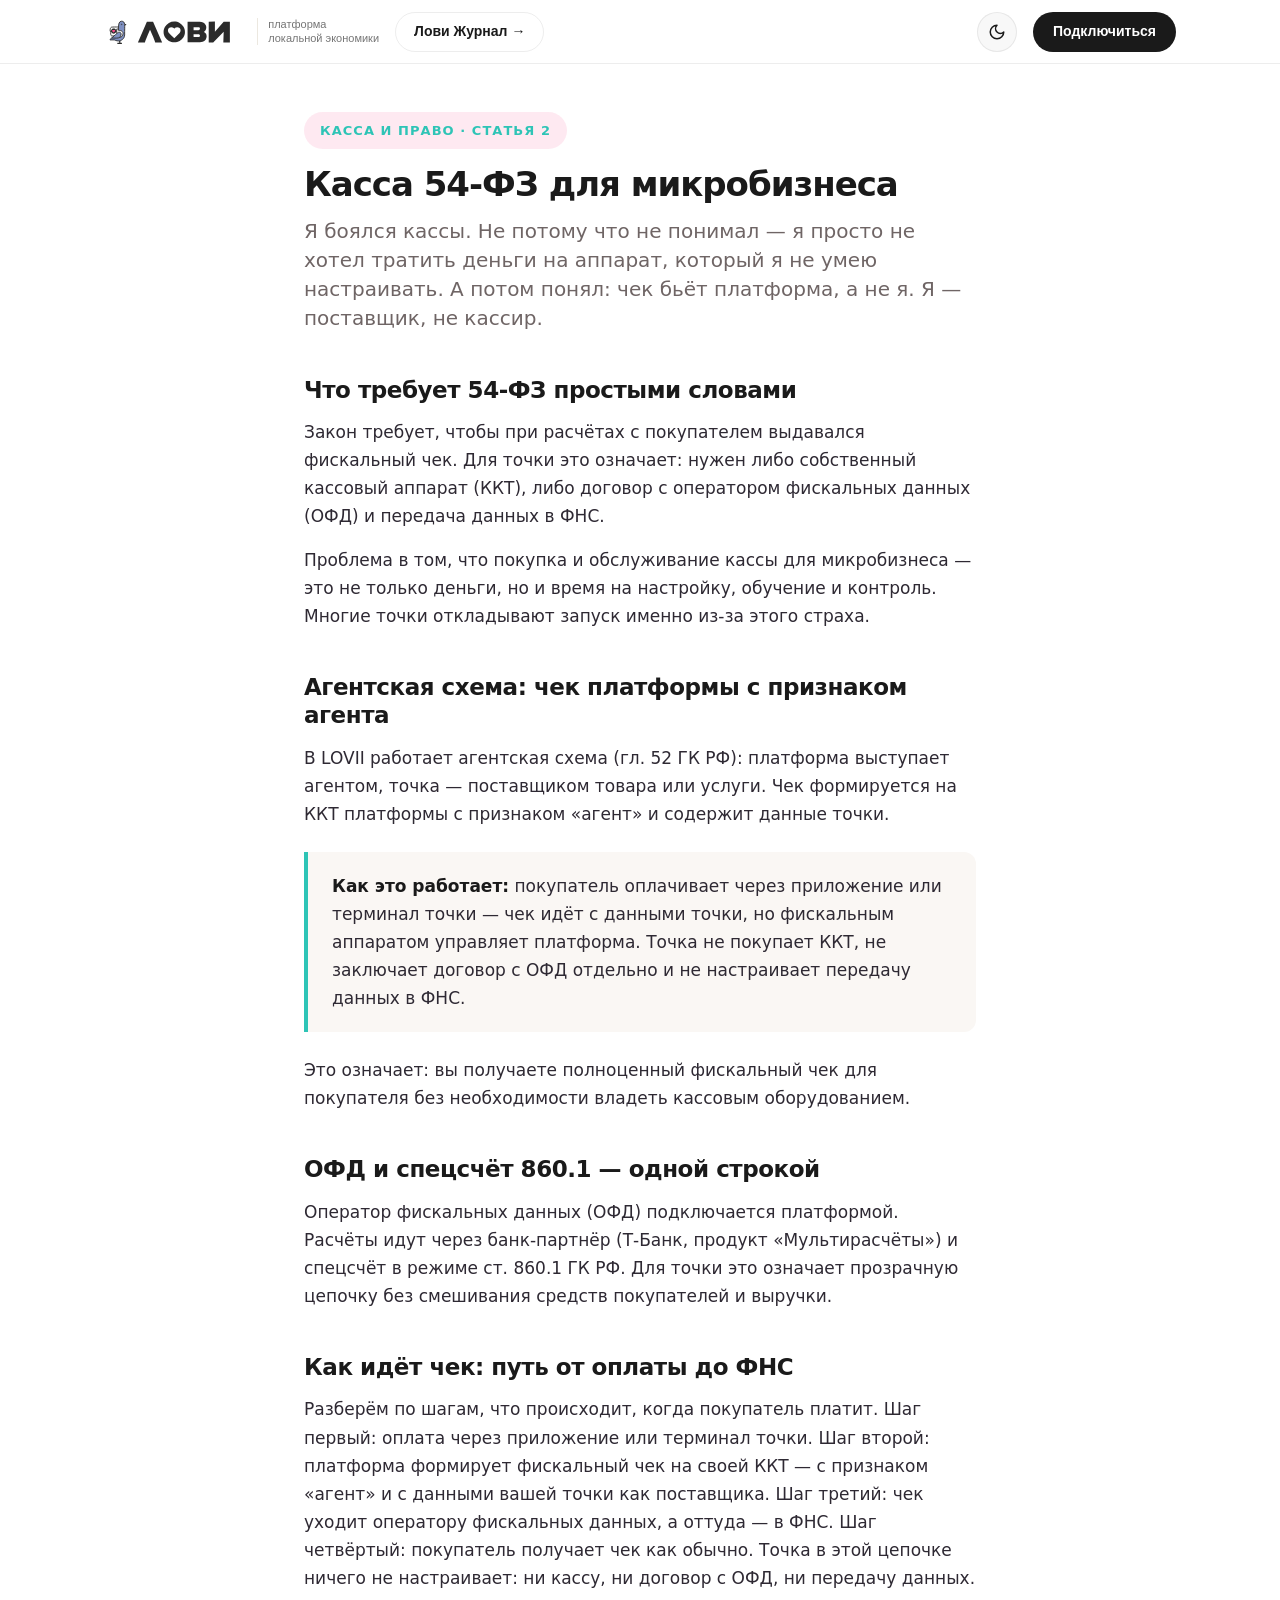
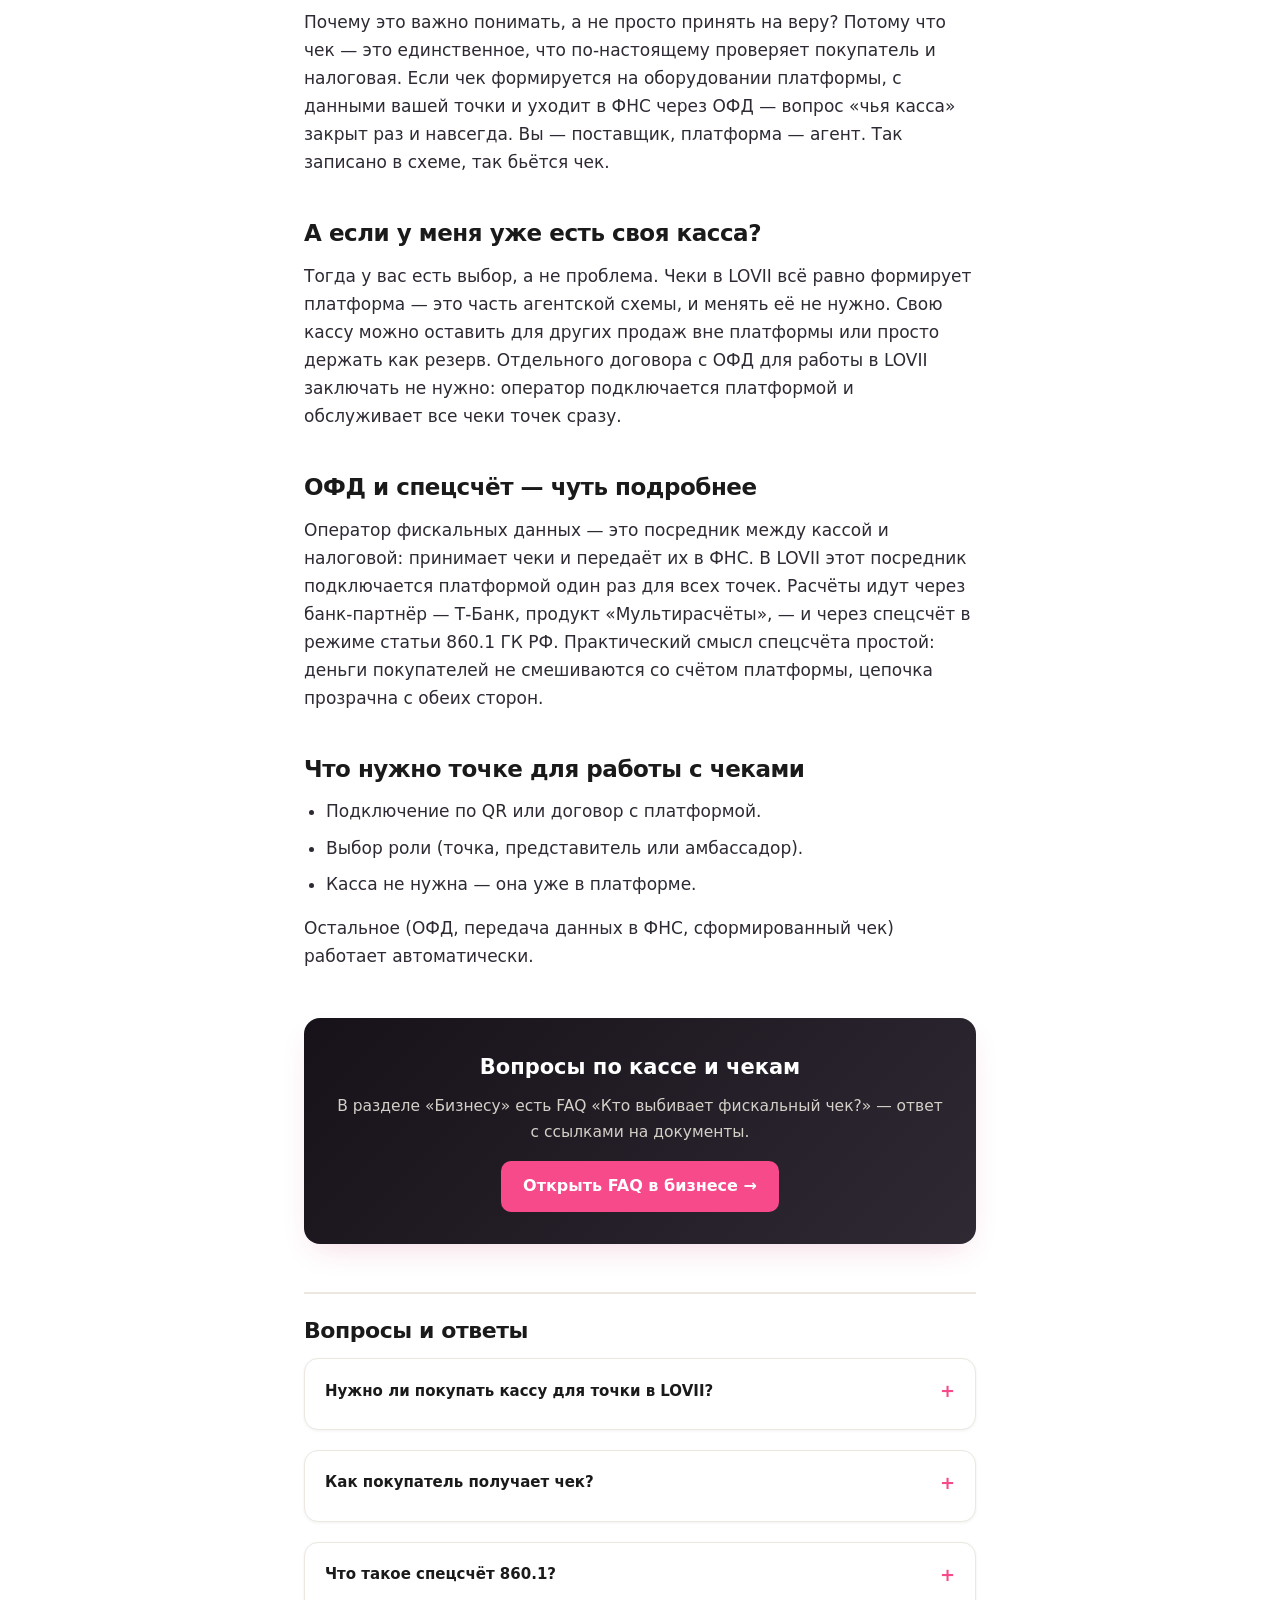
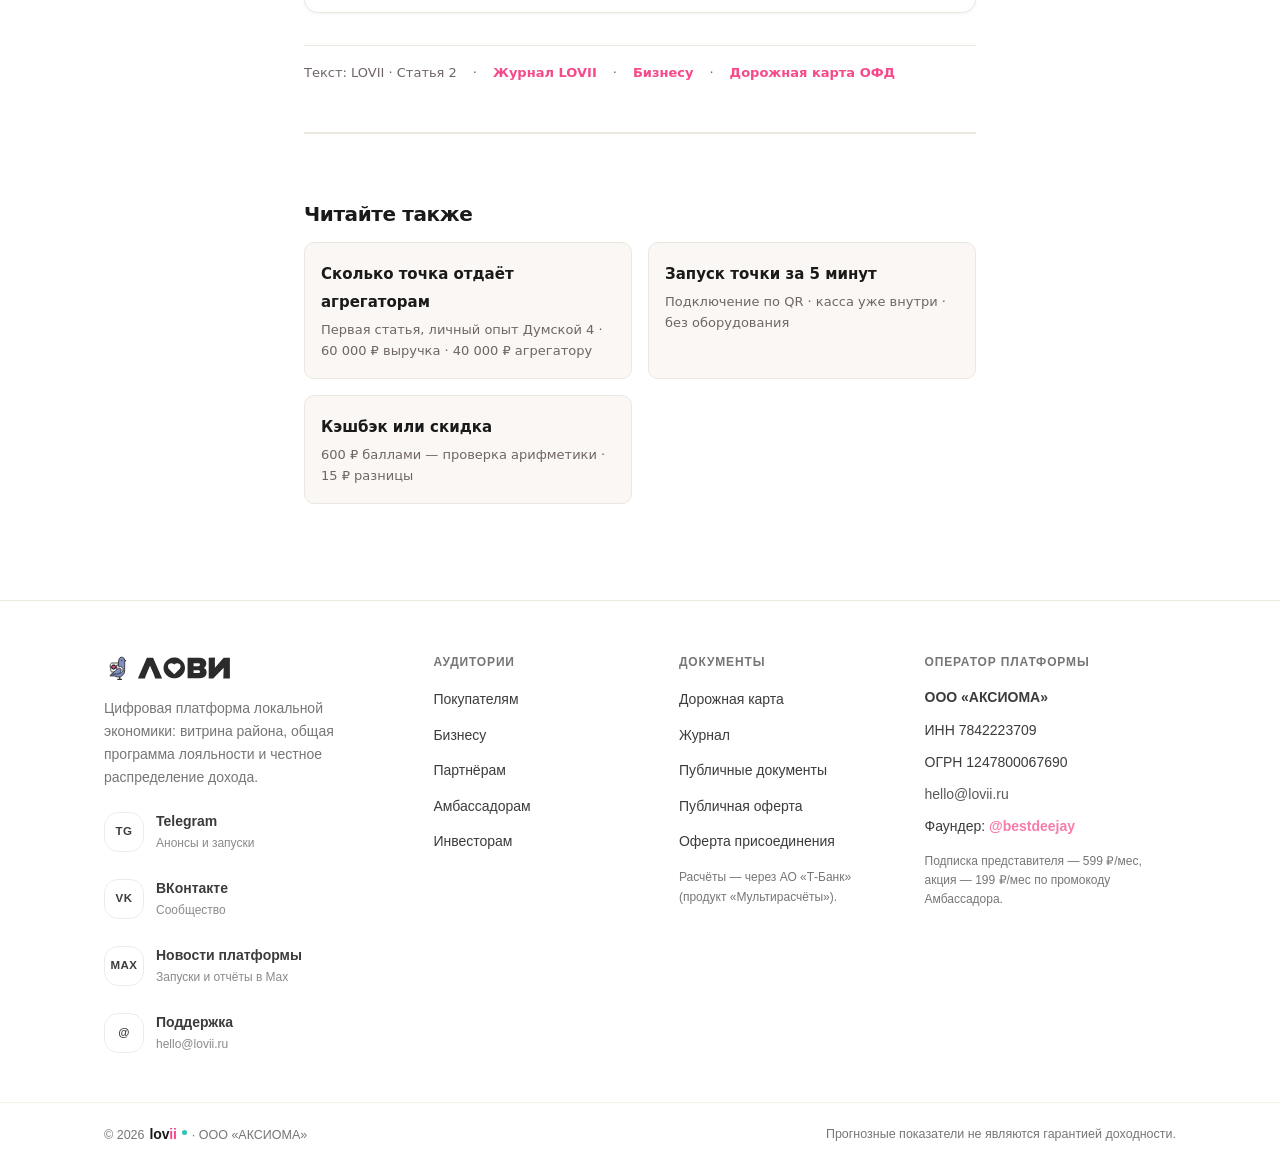
<file: journal/fiscal-54fz/index.html>
<!doctype html>
<html lang="ru">
<head>
<script src="../../assets/counters.js" defer></script>
<noscript><div><img src="https://mc.yandex.ru/watch/112999617" style="position:absolute;left:-9999px;" alt="" /></div></noscript>
<meta charset="utf-8">
<meta name="viewport" content="width=device-width, initial-scale=1, viewport-fit=cover">
<title>Касса 54-ФЗ для микробизнеса — LOVII</title>
<meta name="description" content="Чек обязателен — но бьёт платформа. Как работает агентская схема, зачем ОФД и спецсчёт 860.1, и почему точке не нужна собственная касса.">
<meta name="robots" content="index, follow">
<link rel="canonical" href="https://lovii.ru/journal/fiscal-54fz/">
<meta property="og:type" content="article">
<meta property="og:site_name" content="LOVII — журнал">
<meta property="og:locale" content="ru_RU">
<meta property="og:title" content="Касса 54-ФЗ для микробизнеса — LOVII">
<meta property="og:description" content="Чек обязателен — но бьёт платформа. Агентская схема, ОФД, спецсчёт 860.1. Без покупки кассы и без страха перед 54-ФЗ.">
<meta property="og:url" content="https://lovii.ru/journal/fiscal-54fz/">
<meta property="og:image" content="https://lovii.ru/og-image.png">
<meta name="theme-color" content="#f64a8a">
<link rel="icon" href="../../favicon.svg" type="image/svg+xml">
<link rel="stylesheet" href="../../assets/lovii.css">
<link rel="stylesheet" href="../../assets/site.css">
<style>
:root{--lv-text:#2e2933;--lv-muted:#6f6565;--lv-tiffany:#2ec4b6;--lv-pink:#f64a8a;--lv-soft:#faf7f4;--lv-line:#ece8e0;--lv-gold:#e6b23c;}html[data-theme="dark"]{--lv-text:#ece2ea;--lv-muted:#a798a6;--lv-soft:#211b26;--lv-line:#554a58;}
.journal-article{max-width:720px;margin:0 auto;padding:48px 24px 96px;font-family:system-ui,-apple-system,"Segoe UI",Roboto,Helvetica,Arial,sans-serif;color:var(--lv-text);line-height:1.65;font-size:17px;}
.journal-article h1{font-size:34px;line-height:1.15;font-weight:800;color:var(--lv-ink);letter-spacing:-0.03em;margin:0 0 12px;}
.journal-article .kicker{display:inline-flex;align-items:center;gap:8px;font-size:13px;font-weight:700;text-transform:uppercase;letter-spacing:0.08em;color:var(--lv-tiffany);margin-bottom:16px;}
.journal-article .lead{font-size:20px;color:var(--lv-muted);margin-bottom:32px;line-height:1.45;}
.journal-article h2{font-size:23px;font-weight:800;color:var(--lv-ink);margin:44px 0 14px;line-height:1.2;letter-spacing:-0.02em;}
.journal-article p{margin:0 0 16px;}
.journal-article ul{margin:8px 0 16px 22px;padding:0;}
.journal-article li{margin-bottom:8px;}
.journal-article .example-box{background:var(--lv-soft);border-left:4px solid var(--lv-tiffany);padding:20px 24px;margin:24px 0;border-radius:0 12px 12px 0;}
.journal-article .cta-band{background:linear-gradient(135deg,#171219 0%,#2e2933 100%);color:#fff;padding:32px 28px;border-radius:16px;margin-top:48px;}
.journal-article .cta-band h3{margin:0 0 10px;font-size:21px;font-weight:800;}
.journal-article .cta-band p{margin:0 0 16px;color:#d4cfc7;}
.journal-article .cta-band a.btn{display:inline-block;background:var(--lv-pink);color:#fff;padding:12px 22px;border-radius:10px;text-decoration:none;font-weight:700;font-size:16px;}
.journal-article .faq{margin-top:48px;padding-top:24px;border-top:2px solid var(--lv-line);}
.journal-article .faq h2{margin-top:0;font-size:22px;}
.journal-article .faq-item{margin-bottom:20px;}
.journal-article .faq-item summary{font-weight:700;color:var(--lv-ink);cursor:pointer;margin-bottom:6px;}
.faq-item summary::after{content:"+";color:var(--lv-pink);font-weight:800;font-size:18px;flex:none;}
.faq-item[open] summary::after{content:"–";}
.journal-article .faq-item p{margin:0;padding:0 20px 18px;}
.journal-article .meta-row{display:flex;gap:16px;align-items:center;font-size:13px;color:var(--lv-muted);margin-top:32px;padding-top:16px;border-top:1px solid var(--lv-line);flex-wrap:wrap;}
.journal-article .meta-row a{color:var(--lv-pink);text-decoration:none;font-weight:600;}
@media(max-width:640px){.journal-article{padding:24px 20px 64px;font-size:16px;}.journal-article h1{font-size:28px;}.journal-article .cta-band{padding:24px 20px;}}
</style>
<script type="application/ld+json">{"@context":"https://schema.org","@type":"FAQPage","mainEntity":[{"@type":"Question","name":"Нужно ли покупать кассу для точки в LOVII?","acceptedAnswer":{"@type":"Answer","text":"Нет. Чеки формируются на ККТ платформы с признаком агента. Точка не покупает оборудование и не заключает договор с ОФД отдельно."}},{"@type":"Question","name":"Как покупатель получает чек?","acceptedAnswer":{"@type":"Answer","text":"Через приложение или терминал — чек формируется автоматически с данными точки. Для покупателя это стандартный фискальный чек."}},{"@type":"Question","name":"Что такое спецсчёт 860.1?","acceptedAnswer":{"@type":"Answer","text":"Специальный счёт в банке-партнёре в режиме ст. 860.1 ГК РФ: расчёты идут через него, средства не смешиваются со счётом платформы."}}]}</script>
</head>
<body data-sprite="../../assets/icons.svg">
<header class="site-header">
<div class="header-in">
<a class="logo" href="../../" aria-label="LOVII — на главную"><img class="logo-light-img" src="../../logo.svg" alt="LOVII" width="auto" height="30"><img class="logo-dark-img" src="../../logo-dark.svg" alt="" aria-hidden="true"><span class="logo-tag">платформа<br>локальной экономики</span></a>
<a class="journal-home" href="../" aria-label="Лови Журнал — все статьи">Лови Журнал →</a>
<button class="theme-btn" id="themeBtn" type="button" aria-label="Сменить тему" title="Сменить тему"><svg class="ico i-moon" aria-hidden="true"><use href="../../assets/icons.svg#i-moon"></use></svg><svg class="ico i-sun" aria-hidden="true"><use href="../../assets/icons.svg#i-sun"></use></svg></button>
<a class="header-cta" href="../../business/">Подключиться</a>
<button class="burger" id="burger" type="button" aria-label="Открыть меню" aria-expanded="false"><svg class="ico" aria-hidden="true"><use href="../../assets/icons.svg#i-menu"></use></svg></button>
</div>
</header>
<div class="mobile-menu" id="mobileMenu">
<nav aria-label="Мобильная навигация"><a href="../">Лови Журнал</a><a href="../../clients/">Покупателям</a><a href="../../business/" class="active">Бизнесу</a><a href="../../partners/">Партнёрам</a><a href="../../ambassadors/">Амбассадорам</a><a href="../../investors/">Инвесторам</a><a class="m-cta" href="../../business/">Подключиться</a></nav>
</div>

<main id="main">
<article class="journal-article" aria-label="Касса 54-ФЗ для микробизнеса">
<span class="kicker">Касса и право · Статья 2</span>
<h1>Касса 54-ФЗ для микробизнеса</h1>
<p class="lead">Я боялся кассы. Не потому что не понимал — я просто не хотел тратить деньги на аппарат, который я не умею настраивать. А потом понял: чек бьёт платформа, а не я. Я — поставщик, не кассир.</p>

<h2>Что требует 54-ФЗ простыми словами</h2>
<p>Закон требует, чтобы при расчётах с покупателем выдавался фискальный чек. Для точки это означает: нужен либо собственный кассовый аппарат (ККТ), либо договор с оператором фискальных данных (ОФД) и передача данных в ФНС.</p>
<p>Проблема в том, что покупка и обслуживание кассы для микробизнеса — это не только деньги, но и время на настройку, обучение и контроль. Многие точки откладывают запуск именно из-за этого страха.</p>

<h2>Агентская схема: чек платформы с признаком агента</h2>
<p>В LOVII работает агентская схема (гл. 52 ГК РФ): платформа выступает агентом, точка — поставщиком товара или услуги. Чек формируется на ККТ платформы с признаком «агент» и содержит данные точки.</p>
<div class="example-box">
<b>Как это работает:</b> покупатель оплачивает через приложение или терминал точки — чек идёт с данными точки, но фискальным аппаратом управляет платформа. Точка не покупает ККТ, не заключает договор с ОФД отдельно и не настраивает передачу данных в ФНС.
</div>
<p>Это означает: вы получаете полноценный фискальный чек для покупателя без необходимости владеть кассовым оборудованием.</p>

<h2>ОФД и спецсчёт 860.1 — одной строкой</h2>
<p>Оператор фискальных данных (ОФД) подключается платформой. Расчёты идут через банк-партнёр (Т-Банк, продукт «Мультирасчёты») и спецсчёт в режиме ст. 860.1 ГК РФ. Для точки это означает прозрачную цепочку без смешивания средств покупателей и выручки.</p>

<h2>Как идёт чек: путь от оплаты до ФНС</h2>
<p>Разберём по шагам, что происходит, когда покупатель платит. Шаг первый: оплата через приложение или терминал точки. Шаг второй: платформа формирует фискальный чек на своей ККТ — с признаком «агент» и с данными вашей точки как поставщика. Шаг третий: чек уходит оператору фискальных данных, а оттуда — в ФНС. Шаг четвёртый: покупатель получает чек как обычно. Точка в этой цепочке ничего не настраивает: ни кассу, ни договор с ОФД, ни передачу данных.</p>
<p>Почему это важно понимать, а не просто принять на веру? Потому что чек — это единственное, что по-настоящему проверяет покупатель и налоговая. Если чек формируется на оборудовании платформы, с данными вашей точки и уходит в ФНС через ОФД — вопрос «чья касса» закрыт раз и навсегда. Вы — поставщик, платформа — агент. Так записано в схеме, так бьётся чек.</p>
<h2>А если у меня уже есть своя касса?</h2>
<p>Тогда у вас есть выбор, а не проблема. Чеки в LOVII всё равно формирует платформа — это часть агентской схемы, и менять её не нужно. Свою кассу можно оставить для других продаж вне платформы или просто держать как резерв. Отдельного договора с ОФД для работы в LOVII заключать не нужно: оператор подключается платформой и обслуживает все чеки точек сразу.</p>
<h2>ОФД и спецсчёт — чуть подробнее</h2>
<p>Оператор фискальных данных — это посредник между кассой и налоговой: принимает чеки и передаёт их в ФНС. В LOVII этот посредник подключается платформой один раз для всех точек. Расчёты идут через банк-партнёр — Т-Банк, продукт «Мультирасчёты», — и через спецсчёт в режиме статьи 860.1 ГК РФ. Практический смысл спецсчёта простой: деньги покупателей не смешиваются со счётом платформы, цепочка прозрачна с обеих сторон.</p>
<h2>Что нужно точке для работы с чеками</h2>
<ul>
<li>Подключение по QR или договор с платформой.</li>
<li>Выбор роли (точка, представитель или амбассадор).</li>
<li>Касса не нужна — она уже в платформе.</li>
</ul>
<p>Остальное (ОФД, передача данных в ФНС, сформированный чек) работает автоматически.</p>

<div class="cta-band">
<h3>Вопросы по кассе и чекам</h3>
<p>В разделе «Бизнесу» есть FAQ «Кто выбивает фискальный чек?» — ответ с ссылками на документы.</p>
<a class="btn" href="../../business/">Открыть FAQ в бизнесе →</a>
</div>

<section class="faq" aria-label="Частые вопросы">
<h2>Вопросы и ответы</h2>
<details class="faq-item"><summary>Нужно ли покупать кассу для точки в LOVII?</summary><p>Нет. Чеки формируются на ККТ платформы с признаком агента. Точка не покупает оборудование и не заключает договор с ОФД отдельно.</p></details>
<details class="faq-item"><summary>Как покупатель получает чек?</summary><p>Через приложение или терминал — чек формируется автоматически с данными точки. Для покупателя это стандартный фискальный чек.</p></details>
<details class="faq-item"><summary>Что такое спецсчёт 860.1?</summary><p>Специальный счёт в банке-партнёре в режиме ст. 860.1 ГК РФ: расчёты идут через него, средства не смешиваются со счётом платформы.</p></details>
</section>

<div class="meta-row"><span>Текст: LOVII · Статья 2</span> · <a href="../">Журнал LOVII</a> · <a href="../../business/">Бизнесу</a> · <a href="../../roadmap/">Дорожная карта ОФД</a></div>
<section aria-label="Читайте также" style="margin-top:48px;padding-top:24px;border-top:2px solid var(--lv-line);"><h2 style="font-size:20px;font-weight:800;margin-bottom:16px;">Читайте также</h2><div style="display:grid;grid-template-columns:repeat(auto-fill,minmax(260px,1fr));gap:16px;"><a href="../aggregator-fees/" style="text-decoration:none;color:inherit;background:var(--lv-soft);border:1px solid var(--lv-line);border-radius:10px;padding:16px;display:block;"><b style="font-size:15px;color:var(--lv-ink);">Сколько точка отдаёт агрегаторам</b><p style="font-size:13px;color:var(--lv-muted);margin:4px 0 0;">Первая статья, личный опыт Думской 4 · 60 000 ₽ выручка · 40 000 ₽ агрегатору</p></a><a href="../qr-onboarding/" style="text-decoration:none;color:inherit;background:var(--lv-soft);border:1px solid var(--lv-line);border-radius:10px;padding:16px;display:block;"><b style="font-size:15px;color:var(--lv-ink);">Запуск точки за 5 минут</b><p style="font-size:13px;color:var(--lv-muted);margin:4px 0 0;">Подключение по QR · касса уже внутри · без оборудования</p></a><a href="../cashback-vs-discount/" style="text-decoration:none;color:inherit;background:var(--lv-soft);border:1px solid var(--lv-line);border-radius:10px;padding:16px;display:block;"><b style="font-size:15px;color:var(--lv-ink);">Кэшбэк или скидка</b><p style="font-size:13px;color:var(--lv-muted);margin:4px 0 0;">600 ₽ баллами — проверка арифметики · 15 ₽ разницы</p></a></div></section>
</article>

</main>

<footer class="site-footer">
<div class="wrap">
<div class="foot-grid">
<div>
<span class="logo"><img class="logo-light-img" src="../../logo.svg" alt="LOVII" width="auto" height="30"><img class="logo-dark-img" src="../../logo-dark.svg" alt="" aria-hidden="true"></span>
<p class="foot-about">Цифровая платформа локальной экономики: витрина района, общая программа лояльности и честное распределение дохода.</p>
<ul class="soc-list"><li><a href="https://t.me/loviiru" target="_blank" rel="noopener noreferrer" aria-label="Telegram LOVII — анонсы и запуски"><span class="soc-mark" aria-hidden="true">TG</span><span class="soc-txt"><b>Telegram</b><i>Анонсы и запуски</i></span></a></li><li><a href="https://vk.ru/loviiru" target="_blank" rel="noopener noreferrer" aria-label="LOVII во ВКонтакте — сообщество"><span class="soc-mark" aria-hidden="true">VK</span><span class="soc-txt"><b>ВКонтакте</b><i>Сообщество</i></span></a></li><li><a href="https://max.ru/channel_lovii" target="_blank" rel="noopener noreferrer" aria-label="Новости платформы — канал LOVII в Max"><span class="soc-mark" aria-hidden="true">MAX</span><span class="soc-txt"><b>Новости платформы</b><i>Запуски и отчёты в Max</i></span></a></li><li><a href="mailto:hello@lovii.ru" aria-label="Поддержка — написать на почту"><span class="soc-mark" aria-hidden="true">@</span><span class="soc-txt"><b>Поддержка</b><i>hello@lovii.ru</i></span></a></li></ul>
</div>
<nav aria-label="Аудитории"><h3>Аудитории</h3><ul><li><a href="../../clients/">Покупателям</a></li><li><a href="../../business/">Бизнесу</a></li><li><a href="../../partners/">Партнёрам</a></li><li><a href="../../ambassadors/">Амбассадорам</a></li><li><a href="../../investors/">Инвесторам</a></li></ul></nav>
<div><h3>Документы</h3><ul><li><a href="../../roadmap/">Дорожная карта</a></li><li><a href="../../journal/">Журнал</a></li><li><a href="https://axiiom-ru.github.io/lovii/" target="_blank" rel="noopener noreferrer">Публичные документы</a></li><li><a href="https://axiiom-ru.github.io/lovii/docs/%D0%9F%D1%83%D0%B1%D0%BB%D0%B8%D1%87%D0%BD%D0%B0%D1%8F_%D0%BE%D1%84%D0%B5%D1%80%D1%82%D0%B0.html" target="_blank" rel="noopener noreferrer">Публичная оферта</a></li><li><a href="https://axiiom-ru.github.io/lovii/docs/%D0%9E%D1%84%D0%B5%D1%80%D1%82%D0%B0_%D0%BF%D1%80%D0%B8%D1%81%D0%BE%D0%B5%D0%B4%D0%B8%D0%BD%D0%B5%D0%BD%D0%B8%D1%8F.html" target="_blank" rel="noopener noreferrer">Оферта присоединения</a></li></ul><p class="foot-note">Расчёты — через АО «Т-Банк» (продукт «Мультирасчёты»).</p></div>
<div><h3>Оператор платформы</h3><ul class="foot-legal"><li class="strong">ООО «АКСИОМА»</li><li>ИНН 7842223709</li><li>ОГРН 1247800067690</li><li><a href="mailto:hello@lovii.ru">hello@lovii.ru</a></li><li>Фаундер: <a href="https://t.me/bestdeejay" target="_blank" rel="noopener" style="color:var(--lv-pink);font-weight:700">@bestdeejay</a></li></ul><p class="foot-note">Подписка представителя — 599 ₽/мес, акция — 199 ₽/мес по промокоду Амбассадора.</p></div>
</div>
</div>
<div class="foot-bottom"><div class="wrap"><div class="in"><span class="brandline">© 2026 <b>lov<span style="color:var(--lv-pink)">ii</span></b><i></i> · ООО «АКСИОМА»</span><span>Прогнозные показатели не являются гарантией доходности.</span></div></div></div>
</footer>
<button class="up-btn" id="upBtn" type="button" aria-label="Наверх"><svg class="ico" aria-hidden="true"><use href="../../assets/icons.svg#i-arrow-up"></use></svg></button>
<script type="application/ld+json">{"@context": "https://schema.org", "@type": "Article", "headline": "Касса 54-ФЗ для микробизнеса", "description": "Чек обязателен — но бьёт платформа. Как работает агентская схема, зачем ОФД и спецсчёт 860.1, и почему точке не нужна собственная касса.", "datePublished": "2026-09-24", "author": {"@type": "Organization", "name": "LOVII", "url": "https://lovii.ru/"}}</script>
<script src="../../assets/site.js" defer></script>
</body>
</html>
</file>
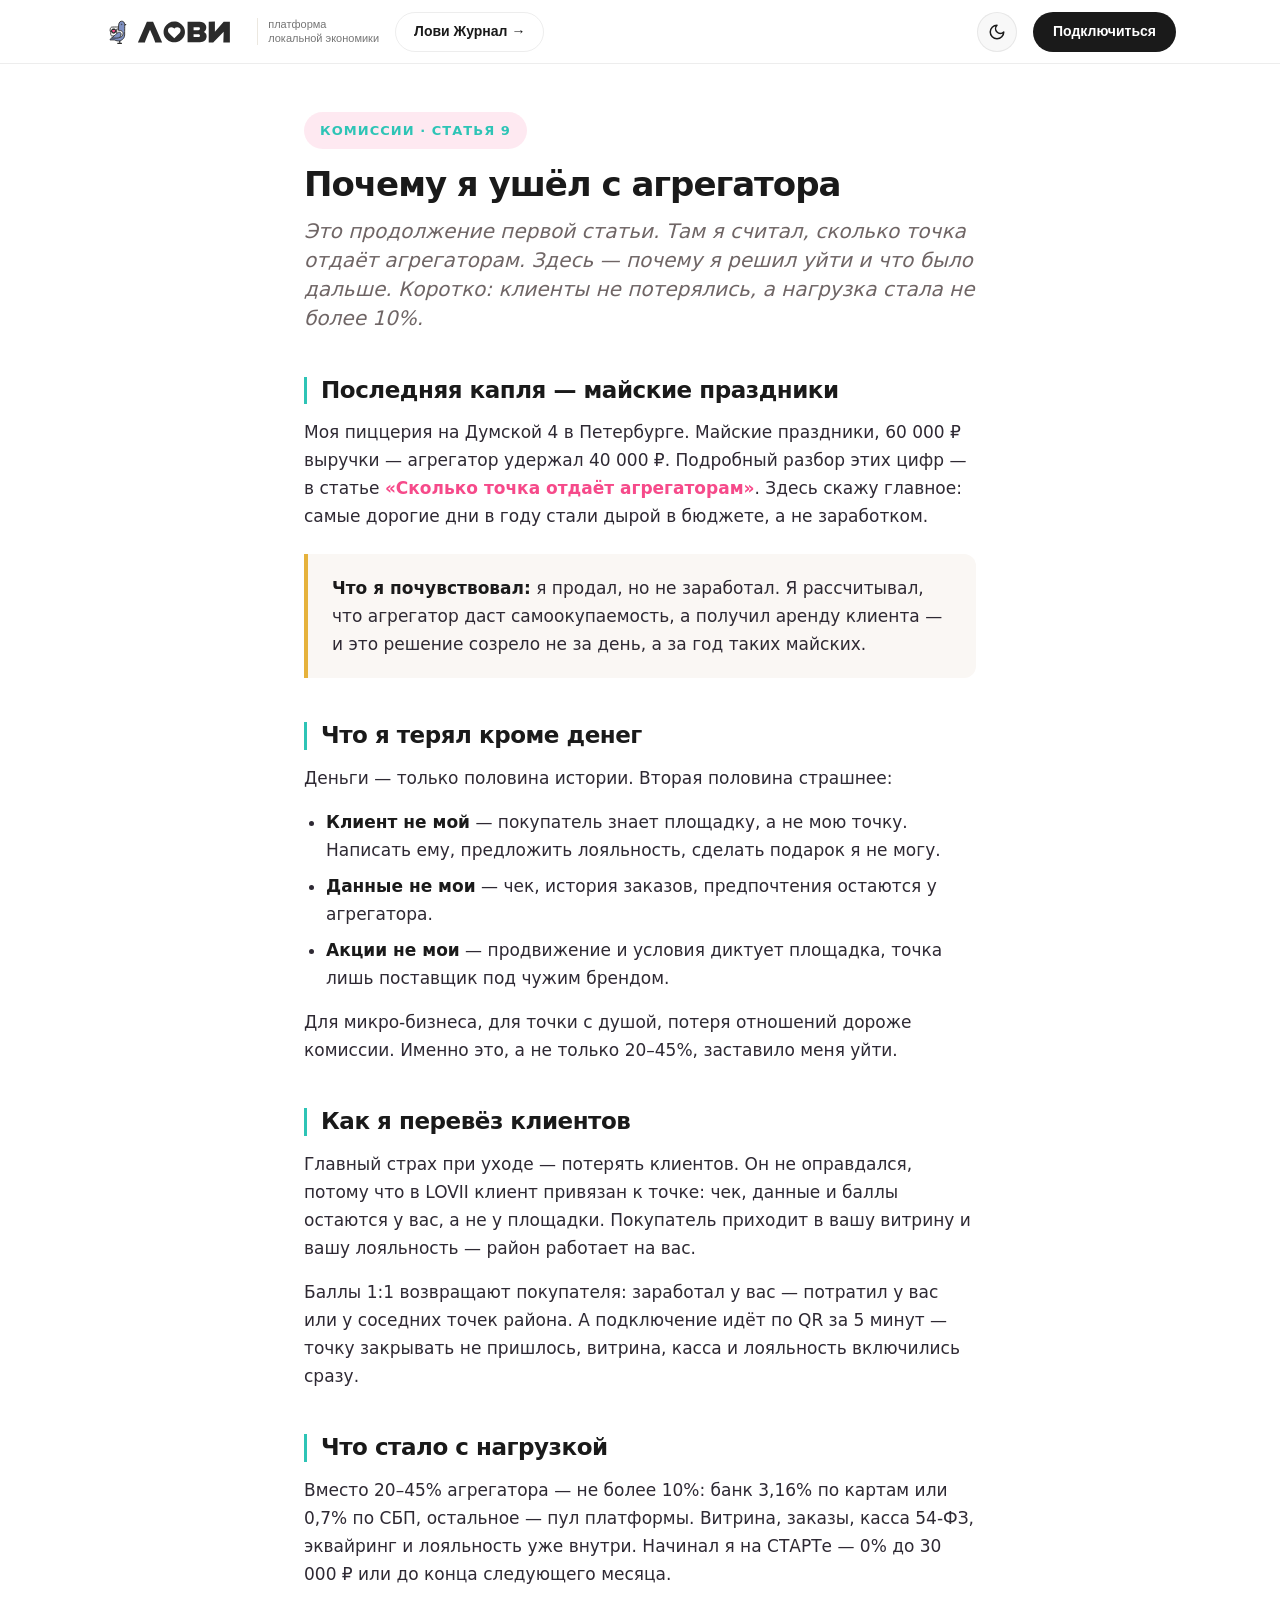
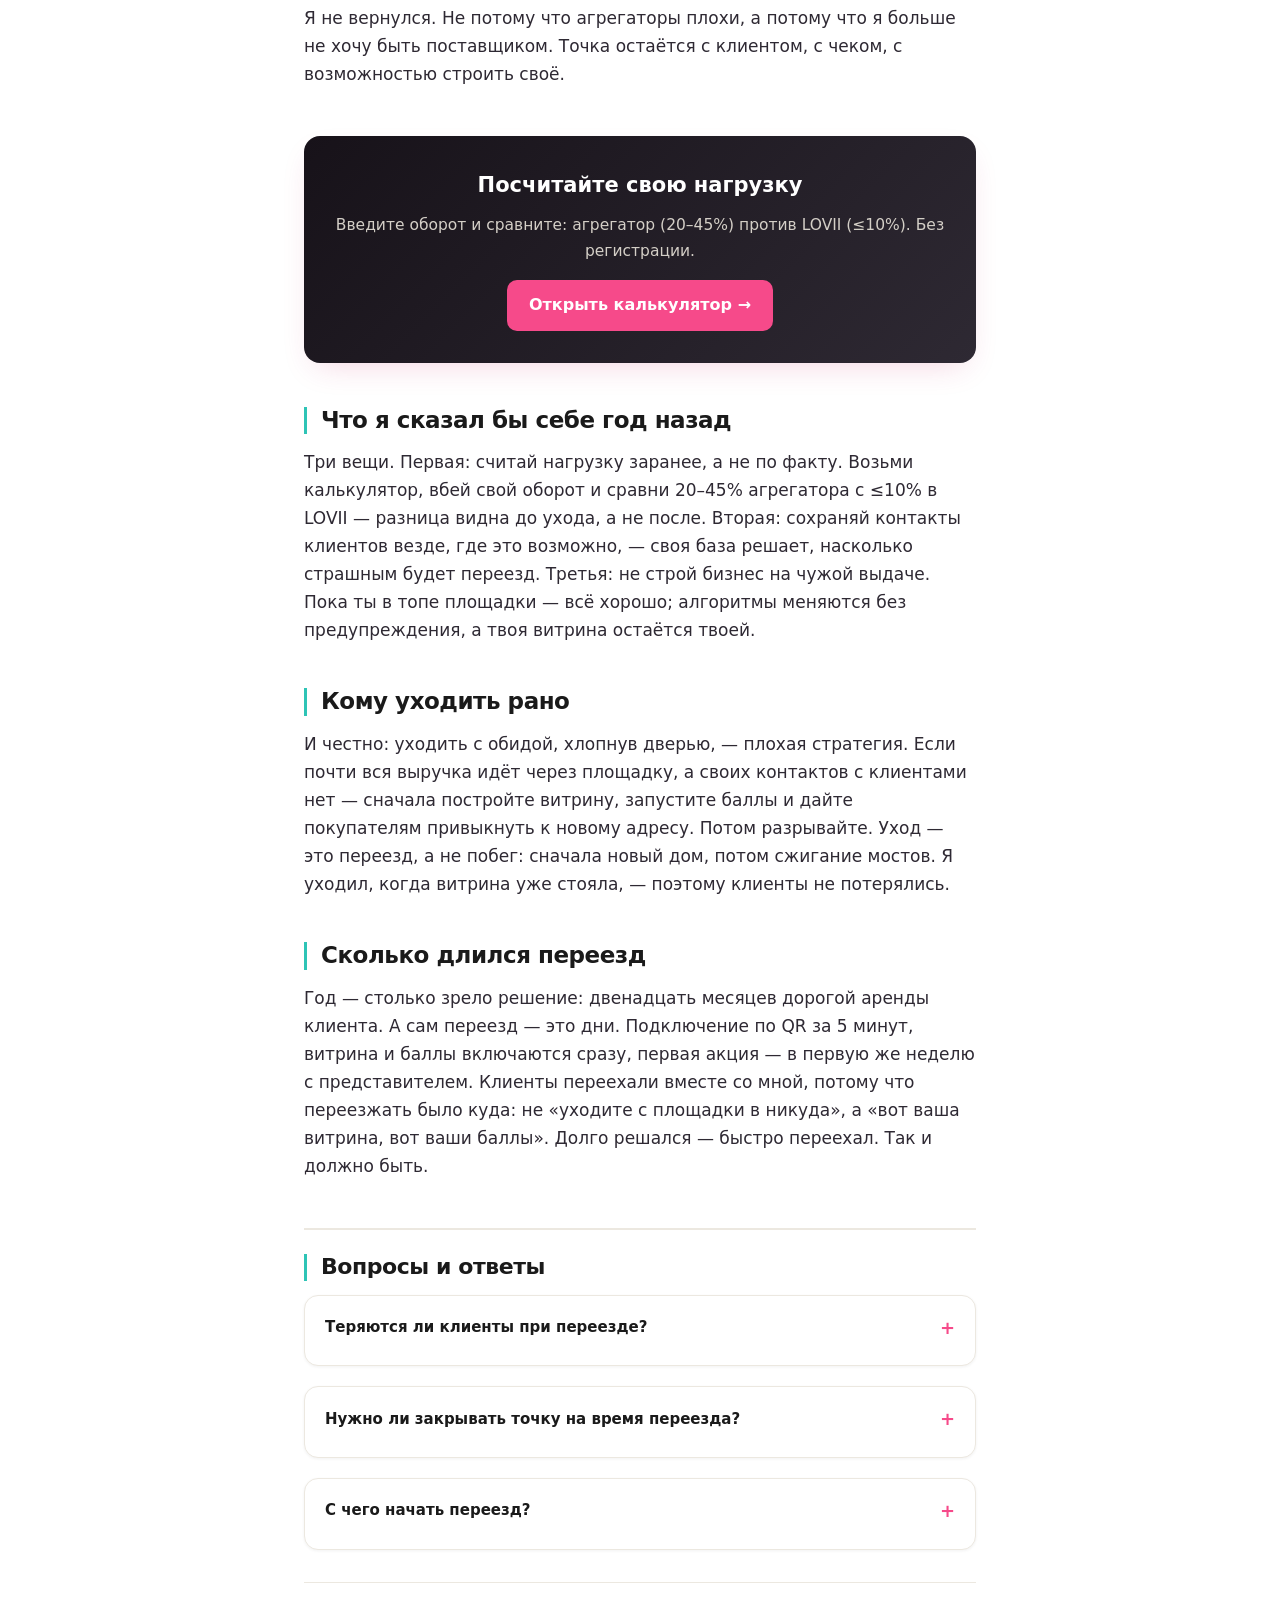
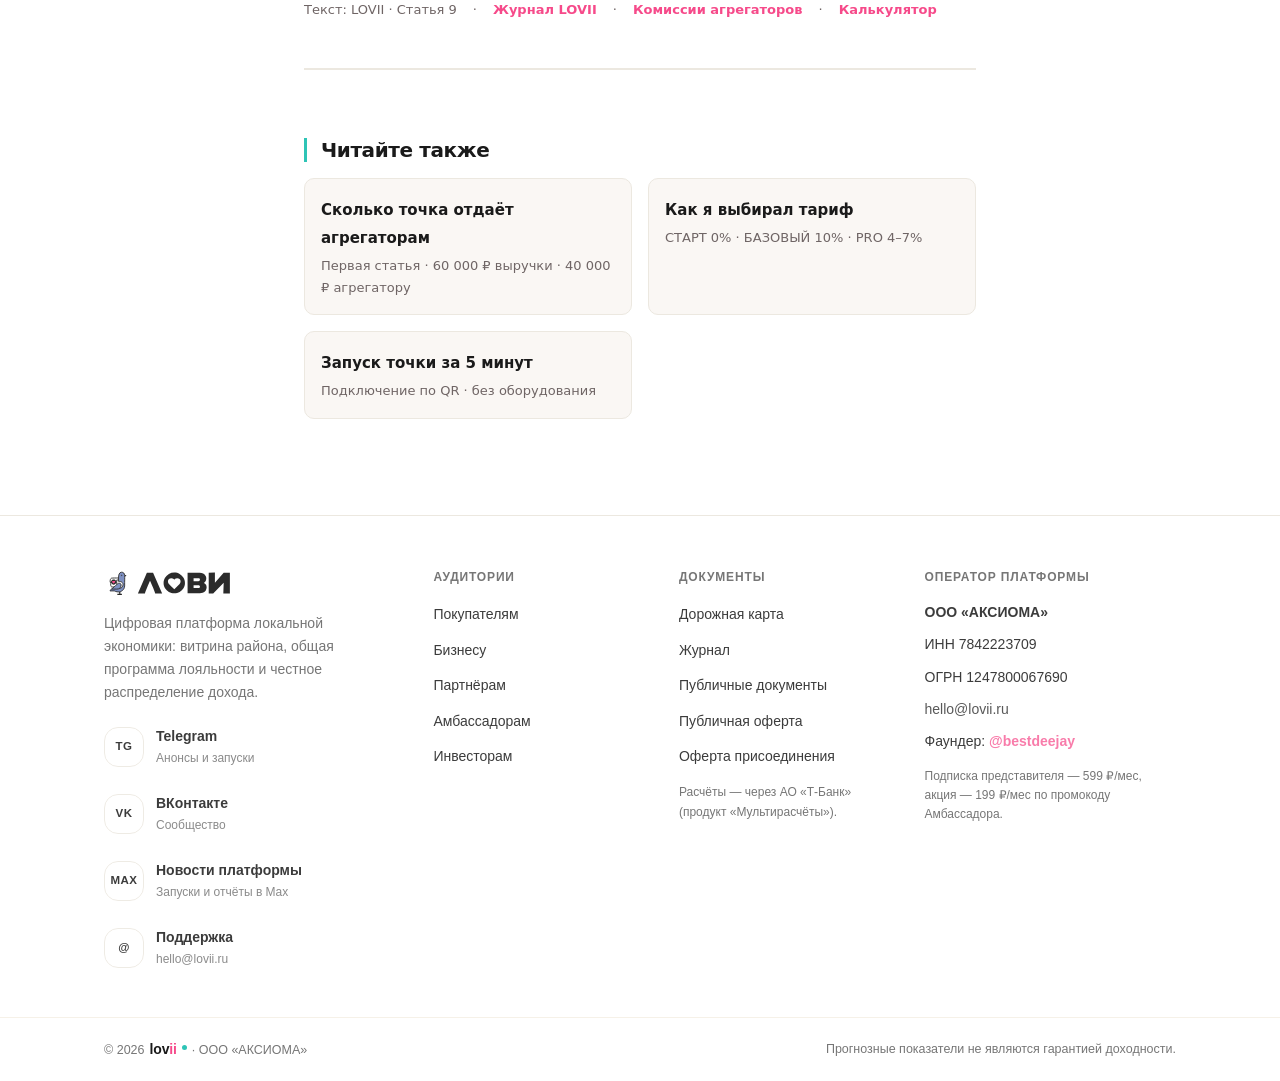
<file: journal/left-aggregator/index.html>
<!doctype html>
<html lang="ru">
<head>
<script src="../../assets/counters.js" defer></script>
<noscript><div><img src="https://mc.yandex.ru/watch/112999617" style="position:absolute;left:-9999px;" alt="" /></div></noscript>
<meta charset="utf-8"><meta name="viewport" content="width=device-width, initial-scale=1"><title>Почему я ушёл с агрегатора — LOVII</title>
<meta name="description" content="Пиццерия на Думской 4: майские, 60 000 ₽ выручки — 40 000 ₽ удержал агрегатор. Почему я ушёл, как перевёз клиентов и что стало с нагрузкой — не более 10%.">
<meta name="robots" content="index, follow"><link rel="canonical" href="https://lovii.ru/journal/left-aggregator/">
<meta property="og:type" content="article"><meta property="og:site_name" content="LOVII — журнал"><meta property="og:locale" content="ru_RU">
<meta property="og:title" content="Почему я ушёл с агрегатора — LOVII"><meta property="og:description" content="Пиццерия на Думской 4: майские, 60 000 ₽ выручки — 40 000 ₽ удержал агрегатор. Почему я ушёл, как перевёз клиентов и что стало с нагрузкой.">
<meta property="og:url" content="https://lovii.ru/journal/left-aggregator/"><meta property="og:image" content="https://lovii.ru/og-image.png"><meta name="theme-color" content="#f64a8a">
<link rel="icon" href="../../favicon.svg" type="image/svg+xml"><link rel="stylesheet" href="../../assets/lovii.css"><link rel="stylesheet" href="../../assets/site.css">
<style>:root{--lv-text:#2e2933;--lv-muted:#6f6565;--lv-tiffany:#2ec4b6;--lv-pink:#f64a8a;--lv-soft:#faf7f4;--lv-line:#ece8e0;--lv-gold:#e6b23c;}html[data-theme="dark"]{--lv-text:#ece2ea;--lv-muted:#a798a6;--lv-soft:#211b26;--lv-line:#554a58;}
.journal-article{max-width:720px;margin:0 auto;padding:48px 24px 96px;font-family:system-ui,-apple-system,"Segoe UI",Roboto,Helvetica,Arial,sans-serif;color:var(--lv-text);line-height:1.65;font-size:17px;}
.journal-article h1{font-size:34px;line-height:1.15;font-weight:800;color:var(--lv-ink);letter-spacing:-0.03em;margin:0 0 12px;}
.journal-article .kicker{font-size:13px;font-weight:700;text-transform:uppercase;letter-spacing:.08em;color:var(--lv-tiffany);margin-bottom:16px;}
.journal-article .lead{font-size:20px;color:var(--lv-muted);margin-bottom:32px;line-height:1.45;font-style:italic;}
.journal-article h2{font-size:23px;font-weight:800;color:var(--lv-ink);margin:44px 0 14px;line-height:1.2;letter-spacing:-0.02em;border-left:3px solid var(--lv-tiffany);padding-left:14px;}
.journal-article p{margin:0 0 16px;}
.journal-article ul{margin:8px 0 16px 22px;padding:0;}
.journal-article li{margin-bottom:8px;}
.journal-article .example-box{background:var(--lv-soft);border-left:4px solid var(--lv-gold);padding:20px 24px;margin:24px 0;border-radius:0 12px 12px 0;}
.journal-article .cta-band{background:linear-gradient(135deg,#171219 0%,#2e2933 100%);color:#fff;padding:32px 28px;border-radius:16px;margin-top:48px;}
.journal-article .cta-band h3{margin:0 0 10px;font-size:21px;font-weight:800;}
.journal-article .cta-band p{margin:0 0 16px;color:#d4cfc7;}
.journal-article .cta-band a.btn{display:inline-block;background:var(--lv-pink);color:#fff;padding:12px 22px;border-radius:10px;text-decoration:none;font-weight:700;font-size:16px;}
.journal-article .faq{margin-top:48px;padding-top:24px;border-top:2px solid var(--lv-line);}
.journal-article .faq h2{margin-top:0;font-size:22px;}
.journal-article .faq-item{margin-bottom:20px;}
.journal-article .faq-item summary{font-weight:700;color:var(--lv-ink);cursor:pointer;margin-bottom:6px;}
.faq-item summary::after{content:"+";color:var(--lv-pink);font-weight:800;font-size:18px;flex:none;}
.faq-item[open] summary::after{content:"–";}
.journal-article .faq-item p{margin:0;padding:0 20px 18px;}
.journal-article .meta-row{display:flex;gap:16px;align-items:center;font-size:13px;color:var(--lv-muted);margin-top:32px;padding-top:16px;border-top:1px solid var(--lv-line);flex-wrap:wrap;}
.journal-article .meta-row a{color:var(--lv-pink);text-decoration:none;font-weight:600;}
@media(max-width:640px){.journal-article{padding:24px 20px 64px;font-size:16px;}.journal-article h1{font-size:28px;}}
</style>
<script type="application/ld+json">{"@context":"https://schema.org","@type":"FAQPage","mainEntity":[{"@type":"Question","name":"Теряются ли клиенты при переезде?","acceptedAnswer":{"@type":"Answer","text":"Нет. В LOVII клиент привязан к точке: чек, данные и баллы остаются у вас, а не у площадки."}},{"@type":"Question","name":"Нужно ли закрывать точку на время переезда?","acceptedAnswer":{"@type":"Answer","text":"Нет. Подключение идёт по QR за 5 минут, витрина, касса и лояльность включаются сразу."}},{"@type":"Question","name":"С чего начать переезд?","acceptedAnswer":{"@type":"Answer","text":"С демо и калькулятора на странице бизнесу: сравните 20–45% агрегатора и не более 10% в LOVII."}}]}</script>
</head>
<body data-sprite="../../assets/icons.svg">
<header class="site-header">
<div class="header-in">
<a class="logo" href="../../" aria-label="LOVII — на главную"><img class="logo-light-img" src="../../logo.svg" alt="LOVII" width="auto" height="30"><img class="logo-dark-img" src="../../logo-dark.svg" alt="" aria-hidden="true"><span class="logo-tag">платформа<br>локальной экономики</span></a>
<a class="journal-home" href="../" aria-label="Лови Журнал — все статьи">Лови Журнал →</a>
<button class="theme-btn" id="themeBtn" type="button" aria-label="Сменить тему" title="Сменить тему"><svg class="ico i-moon" aria-hidden="true"><use href="../../assets/icons.svg#i-moon"></use></svg><svg class="ico i-sun" aria-hidden="true"><use href="../../assets/icons.svg#i-sun"></use></svg></button>
<a class="header-cta" href="../../business/">Подключиться</a>
<button class="burger" id="burger" type="button" aria-label="Открыть меню" aria-expanded="false"><svg class="ico" aria-hidden="true"><use href="../../assets/icons.svg#i-menu"></use></svg></button>
</div>
</header>
<div class="mobile-menu" id="mobileMenu">
<nav aria-label="Мобильная навигация"><a href="../">Лови Журнал</a><a href="../../clients/">Покупателям</a><a href="../../business/" class="active">Бизнесу</a><a href="../../partners/">Партнёрам</a><a href="../../ambassadors/">Амбассадорам</a><a href="../../investors/">Инвесторам</a><a class="m-cta" href="../../business/">Подключиться</a></nav>
</div>
<main id="main">
<article class="journal-article" aria-label="Почему я ушёл с агрегатора">
<span class="kicker">Комиссии · Статья 9</span>
<h1>Почему я ушёл с агрегатора</h1>
<p class="lead">Это продолжение первой статьи. Там я считал, сколько точка отдаёт агрегаторам. Здесь — почему я решил уйти и что было дальше. Коротко: клиенты не потерялись, а нагрузка стала не более 10%.</p>
<h2>Последняя капля — майские праздники</h2>
<p>Моя пиццерия на Думской 4 в Петербурге. Майские праздники, 60 000 ₽ выручки — агрегатор удержал 40 000 ₽. Подробный разбор этих цифр — в статье <a href="../aggregator-fees/" style="color:var(--lv-pink);font-weight:600;text-decoration:none;">«Сколько точка отдаёт агрегаторам»</a>. Здесь скажу главное: самые дорогие дни в году стали дырой в бюджете, а не заработком.</p>
<div class="example-box"><strong>Что я почувствовал:</strong> я продал, но не заработал. Я рассчитывал, что агрегатор даст самоокупаемость, а получил аренду клиента — и это решение созрело не за день, а за год таких майских.</div>
<h2>Что я терял кроме денег</h2>
<p>Деньги — только половина истории. Вторая половина страшнее:</p>
<ul>
<li><b>Клиент не мой</b> — покупатель знает площадку, а не мою точку. Написать ему, предложить лояльность, сделать подарок я не могу.</li>
<li><b>Данные не мои</b> — чек, история заказов, предпочтения остаются у агрегатора.</li>
<li><b>Акции не мои</b> — продвижение и условия диктует площадка, точка лишь поставщик под чужим брендом.</li>
</ul>
<p>Для микро-бизнеса, для точки с душой, потеря отношений дороже комиссии. Именно это, а не только 20–45%, заставило меня уйти.</p>
<h2>Как я перевёз клиентов</h2>
<p>Главный страх при уходе — потерять клиентов. Он не оправдался, потому что в LOVII клиент привязан к точке: чек, данные и баллы остаются у вас, а не у площадки. Покупатель приходит в вашу витрину и вашу лояльность — район работает на вас.</p>
<p>Баллы 1:1 возвращают покупателя: заработал у вас — потратил у вас или у соседних точек района. А подключение идёт по QR за 5 минут — точку закрывать не пришлось, витрина, касса и лояльность включились сразу.</p>
<h2>Что стало с нагрузкой</h2>
<p>Вместо 20–45% агрегатора — не более 10%: банк 3,16% по картам или 0,7% по СБП, остальное — пул платформы. Витрина, заказы, касса 54-ФЗ, эквайринг и лояльность уже внутри. Начинал я на СТАРТе — 0% до 30 000 ₽ или до конца следующего месяца.</p>
<p>Я не вернулся. Не потому что агрегаторы плохи, а потому что я больше не хочу быть поставщиком. Точка остаётся с клиентом, с чеком, с возможностью строить своё.</p>
<div class="cta-band"><h3>Посчитайте свою нагрузку</h3><p>Введите оборот и сравните: агрегатор (20–45%) против LOVII (≤10%). Без регистрации.</p><a class="btn" href="../../business/#calc">Открыть калькулятор →</a></div>
<h2>Что я сказал бы себе год назад</h2>
<p>Три вещи. Первая: считай нагрузку заранее, а не по факту. Возьми калькулятор, вбей свой оборот и сравни 20–45% агрегатора с ≤10% в LOVII — разница видна до ухода, а не после. Вторая: сохраняй контакты клиентов везде, где это возможно, — своя база решает, насколько страшным будет переезд. Третья: не строй бизнес на чужой выдаче. Пока ты в топе площадки — всё хорошо; алгоритмы меняются без предупреждения, а твоя витрина остаётся твоей.</p>
<h2>Кому уходить рано</h2>
<p>И честно: уходить с обидой, хлопнув дверью, — плохая стратегия. Если почти вся выручка идёт через площадку, а своих контактов с клиентами нет — сначала постройте витрину, запустите баллы и дайте покупателям привыкнуть к новому адресу. Потом разрывайте. Уход — это переезд, а не побег: сначала новый дом, потом сжигание мостов. Я уходил, когда витрина уже стояла, — поэтому клиенты не потерялись.</p>
<h2>Сколько длился переезд</h2>
<p>Год — столько зрело решение: двенадцать месяцев дорогой аренды клиента. А сам переезд — это дни. Подключение по QR за 5 минут, витрина и баллы включаются сразу, первая акция — в первую же неделю с представителем. Клиенты переехали вместе со мной, потому что переезжать было куда: не «уходите с площадки в никуда», а «вот ваша витрина, вот ваши баллы». Долго решался — быстро переехал. Так и должно быть.</p>
<section class="faq" aria-label="Частые вопросы"><h2>Вопросы и ответы</h2><details class="faq-item"><summary>Теряются ли клиенты при переезде?</summary><p>Нет. В LOVII клиент привязан к точке: чек, данные и баллы остаются у вас, а не у площадки.</p></details><details class="faq-item"><summary>Нужно ли закрывать точку на время переезда?</summary><p>Нет. Подключение идёт по QR за 5 минут, витрина, касса и лояльность включаются сразу.</p></details><details class="faq-item"><summary>С чего начать переезд?</summary><p>С демо и калькулятора на странице бизнесу: сравните 20–45% агрегатора и не более 10% в LOVII.</p></details></section>
<div class="meta-row"><span>Текст: LOVII · Статья 9</span> · <a href="../">Журнал LOVII</a> · <a href="../aggregator-fees/">Комиссии агрегаторов</a> · <a href="../../business/#calc">Калькулятор</a></div>
<section aria-label="Читайте также" style="margin-top:48px;padding-top:24px;border-top:2px solid var(--lv-line);"><h2 style="font-size:20px;font-weight:800;margin-bottom:16px;">Читайте также</h2><div style="display:grid;grid-template-columns:repeat(auto-fill,minmax(260px,1fr));gap:16px;"><a href="../aggregator-fees/" style="text-decoration:none;color:inherit;background:var(--lv-soft);border:1px solid var(--lv-line);border-radius:10px;padding:16px;display:block;"><b style="font-size:15px;color:var(--lv-ink);">Сколько точка отдаёт агрегаторам</b><p style="font-size:13px;color:var(--lv-muted);margin:4px 0 0;">Первая статья · 60 000 ₽ выручки · 40 000 ₽ агрегатору</p></a><a href="../choose-tariff/" style="text-decoration:none;color:inherit;background:var(--lv-soft);border:1px solid var(--lv-line);border-radius:10px;padding:16px;display:block;"><b style="font-size:15px;color:var(--lv-ink);">Как я выбирал тариф</b><p style="font-size:13px;color:var(--lv-muted);margin:4px 0 0;">СТАРТ 0% · БАЗОВЫЙ 10% · PRO 4–7%</p></a><a href="../qr-onboarding/" style="text-decoration:none;color:inherit;background:var(--lv-soft);border:1px solid var(--lv-line);border-radius:10px;padding:16px;display:block;"><b style="font-size:15px;color:var(--lv-ink);">Запуск точки за 5 минут</b><p style="font-size:13px;color:var(--lv-muted);margin:4px 0 0;">Подключение по QR · без оборудования</p></a></div></section>
</article>

</main>
<footer class="site-footer">
<div class="wrap">
<div class="foot-grid">
<div>
<span class="logo"><img class="logo-light-img" src="../../logo.svg" alt="LOVII" width="auto" height="30"><img class="logo-dark-img" src="../../logo-dark.svg" alt="" aria-hidden="true"></span>
<p class="foot-about">Цифровая платформа локальной экономики: витрина района, общая программа лояльности и честное распределение дохода.</p>
<ul class="soc-list"><li><a href="https://t.me/loviiru" target="_blank" rel="noopener noreferrer" aria-label="Telegram LOVII — анонсы и запуски"><span class="soc-mark" aria-hidden="true">TG</span><span class="soc-txt"><b>Telegram</b><i>Анонсы и запуски</i></span></a></li><li><a href="https://vk.ru/loviiru" target="_blank" rel="noopener noreferrer" aria-label="LOVII во ВКонтакте — сообщество"><span class="soc-mark" aria-hidden="true">VK</span><span class="soc-txt"><b>ВКонтакте</b><i>Сообщество</i></span></a></li><li><a href="https://max.ru/channel_lovii" target="_blank" rel="noopener noreferrer" aria-label="Новости платформы — канал LOVII в Max"><span class="soc-mark" aria-hidden="true">MAX</span><span class="soc-txt"><b>Новости платформы</b><i>Запуски и отчёты в Max</i></span></a></li><li><a href="mailto:hello@lovii.ru" aria-label="Поддержка — написать на почту"><span class="soc-mark" aria-hidden="true">@</span><span class="soc-txt"><b>Поддержка</b><i>hello@lovii.ru</i></span></a></li></ul>
</div>
<nav aria-label="Аудитории"><h3>Аудитории</h3><ul><li><a href="../../clients/">Покупателям</a></li><li><a href="../../business/">Бизнесу</a></li><li><a href="../../partners/">Партнёрам</a></li><li><a href="../../ambassadors/">Амбассадорам</a></li><li><a href="../../investors/">Инвесторам</a></li></ul></nav>
<div><h3>Документы</h3><ul><li><a href="../../roadmap/">Дорожная карта</a></li><li><a href="../../journal/">Журнал</a></li><li><a href="https://axiiom-ru.github.io/lovii/" target="_blank" rel="noopener noreferrer">Публичные документы</a></li><li><a href="https://axiiom-ru.github.io/lovii/docs/%D0%9F%D1%83%D0%B1%D0%BB%D0%B8%D1%87%D0%BD%D0%B0%D1%8F_%D0%BE%D1%84%D0%B5%D1%80%D1%82%D0%B0.html" target="_blank" rel="noopener noreferrer">Публичная оферта</a></li><li><a href="https://axiiom-ru.github.io/lovii/docs/%D0%9E%D1%84%D0%B5%D1%80%D1%82%D0%B0_%D0%BF%D1%80%D0%B8%D1%81%D0%BE%D0%B5%D0%B4%D0%B8%D0%BD%D0%B5%D0%BD%D0%B8%D1%8F.html" target="_blank" rel="noopener noreferrer">Оферта присоединения</a></li></ul><p class="foot-note">Расчёты — через АО «Т-Банк» (продукт «Мультирасчёты»).</p></div>
<div><h3>Оператор платформы</h3><ul class="foot-legal"><li class="strong">ООО «АКСИОМА»</li><li>ИНН 7842223709</li><li>ОГРН 1247800067690</li><li><a href="mailto:hello@lovii.ru">hello@lovii.ru</a></li><li>Фаундер: <a href="https://t.me/bestdeejay" target="_blank" rel="noopener" style="color:var(--lv-pink);font-weight:700">@bestdeejay</a></li></ul><p class="foot-note">Подписка представителя — 599 ₽/мес, акция — 199 ₽/мес по промокоду Амбассадора.</p></div>
</div>
</div>
<div class="foot-bottom"><div class="wrap"><div class="in"><span class="brandline">© 2026 <b>lov<span style="color:var(--lv-pink)">ii</span></b><i></i> · ООО «АКСИОМА»</span><span>Прогнозные показатели не являются гарантией доходности.</span></div></div></div>
</footer>
<button class="up-btn" id="upBtn" type="button" aria-label="Наверх"><svg class="ico" aria-hidden="true"><use href="../../assets/icons.svg#i-arrow-up"></use></svg></button>
<script type="application/ld+json">{"@context": "https://schema.org", "@type": "Article", "headline": "Почему я ушёл с агрегатора", "description": "Пиццерия на Думской 4: майские, 60 000 ₽ выручки — 40 000 ₽ удержал агрегатор. Почему я ушёл, как перевёз клиентов и что стало с нагрузкой — не более 10%.", "datePublished": "2026-09-24", "author": {"@type": "Organization", "name": "LOVII", "url": "https://lovii.ru/"}}</script>
<script src="../../assets/site.js" defer></script>
</body>
</html>
</file>
<file: assets/lovii.css>
/* СНАПШОТ LOVII UI из репо bestdeejay-design/lovii-design@a2c47cf
   Потребитель: lovii-site. НЕ РЕДАКТИРОВАТЬ ЗДЕСЬ.
   Артефакт: lovii.css (полный файл ДС).
   Правки только в lovii-design: css/lovii-components.css или
   tokens/tokens.css → build-lovii-css.py → sync-lovii-css.py. */

/* ============================================================
   LOVII UI v1.0.0 — ЕДИНЫЙ ФАЙЛ дизайн-системы «Лови»
   Канон токенов: v1.11.0 · собрано 2026-09-22
   Провенанс снапшота (из какого коммита lovii-design взят файл)
   добавляется разносчиком — см. шапку файла на сайте-потребителе.
   ------------------------------------------------------------
   ОДИН файл на любой сайт LOVII. Меняется в одном месте
   (репо lovii-design) и разносится во все сайты одной командой:
     python3 tools/propagate.py --push
   Править здесь нельзя — правятся исходники слоёв:
     tokens/tokens.css            — токены, база, движение
     tokens/compat-legacy.css     — легаси-алиасы (мост миграции)
     css/lovii-components.css     — компоненты
   Живой каталог компонентов: style-guide.html, examples/08.
   Правила: только var(--lv-*), классы только канонические.
   ============================================================ */

/* ══════════════════ СЛОЙ A: ТОКЕНЫ И БАЗА ══════════════════ */


/* ══════════════════ КАРКАС СЛОЁВ ══════════════════ */

@layer tokens, base, primitives, components, utilities, screens;

/* ══════════════════ СЛОЙ A · ТОКЕНЫ ══════════════════ */

@layer tokens {
/* ============================================================
   LOVII «Лови» — канонические дизайн-токены v1.11.0 (значения без изменений с 1.9.1)
   Источник истины: lovii.mobiap.com (репо lovii_demo, css/lovii.css)
   Репо дизайн-системы: bestdeejay-design/lovii-design

   Как подключать:
     <link rel="stylesheet" href="tokens/tokens.css">
   Как использовать: только var(--lv-*). Хардкод цветов/теней запрещён.

   Совместимость (маппинг легаси-имён):
     lovii_demo  css/lovii.css : --pink, --bg, --card, --soft-pink …
     lovii-site  globals.css   : --color-lovii-* (Tailwind), --lv-* (частично)
   ============================================================ */

/* ------------------------------------------------------------
   1. БРЕНДОВЫЕ ЦВЕТА — не зависят от темы
   ------------------------------------------------------------ */
:root {
  --lv-pink: #f64a8a;          /* primary-акцент: CTA, ссылки, фокус */
  --lv-pink-dark: #c92a6a;     /* hover CTA, конец градиента, текст на soft-pink */
  --lv-tiffany: #0abab5;       /* secondary-акцент: «рядом», «в наличии», успех */
  --lv-gold: #d4a854;          /* tertiary: премиум, рейтинг, лояльность */
  --lv-sand: #e8d5b7;          /* золотой акцент-бордер/текст на тёмном */

  /* Градиенты */
  --lv-gradient-brand: linear-gradient(135deg, #f64a8a 0%, #c92a6a 100%);
  --lv-gradient-ink: linear-gradient(150deg, #262023 0%, #1a1a1a 55%, #2b1219 100%);
  --lv-gradient-tiffany: linear-gradient(90deg, #0abab5, #078d89);
  --lv-gradient-gold: linear-gradient(90deg, #d4a854, #b98d3e);

  /* Подложки-плитки категорий (только светлая подача) */
  --lv-tile-pink: linear-gradient(135deg, #fde8f1, #fbf0f5);
  --lv-tile-tiffany: linear-gradient(135deg, #e0f7f6, #eefcfb);
  --lv-tile-gold: linear-gradient(135deg, #f7edda, #fbf5ea);
  --lv-tile-sand: linear-gradient(135deg, #f3e9dc, #faf4ec);
  --lv-tile-ink: linear-gradient(135deg, #f4f4f4, #fafafa);

  /* Плашки-бейджи на обложках (фиксированные светлые подложки) */
  --lv-badge-hit: #fde8f1;
  --lv-badge-new: #e0f7f6;
  --lv-badge-sale: #f7edda;

  /* Текст и чипы НА фиксированно-светлых подложках (tile-*) — не зависят от темы.
     Введено в v1.1.0: плитки остаются светлыми в тёмной теме, поэтому их текст
     нельзя брать из темовых --lv-ink/--lv-dim. */
  --lv-on-tile: #1a1a1a;
  --lv-on-tile-dim: #8a7a84;
  --lv-tile-chip: rgba(26, 26, 26, .07);

  /* Типографика */
  --lv-font: 'Inter', -apple-system, BlinkMacSystemFont, 'Segoe UI', Roboto, sans-serif;

  /* Механика тем */
  --lv-theme-key: 'lovii_theme';      /* localStorage ключ */
  --lv-meta-light: #f64a8a;           /* meta theme-color для светлой */
  --lv-meta-dark: #171219;            /* meta theme-color для тёмной */

  /* Радиусы (канон docs/04): пилюли-капсулы, карточки, шиты.
     v1.7.0: токенизированы — раньше дрейфовали как литералы */
  --lv-r-sm: 12px;                    /* плитки, мелкие контролы */
  --lv-r-md: 14px;                    /* поля ввода */
  --lv-r-lg: 16px;                    /* карточки, панели, тосты */
  --lv-r-xl: 24px;                    /* bottom-sheet, премиум-обложки */
  --lv-r-pill: 999px;                 /* все капсулы/пилюли */

  /* Каркас */
  --lv-header-h: 56px;                /* шапка приложения-витрины */
  --lv-subheader-h: 48px;             /* подшапка «назад» */
  --lv-nav-h: 64px;                   /* нижняя навигация (десктоп-капсула 60px) */
  --lv-container: 480px;              /* мобильная капсула приложения */
  --lv-container-wide: 1120px;        /* общий поток ≥640px */
  --lv-container-narrow: 760px;       /* линейные экраны ≥640px */
  --lv-content-max: 924px;            /* контентная капсула экранов: ширина контейнера (контент 892px при гуттере 16px) */
  --lv-pad-x: 16px;                   /* боковой отступ экрана */

  /* SZ-062 · добавлено: фиксированные цвета + шкала иконок */
  --lv-white: #ffffff;
  --lv-ink-deep: #1a1a1a;
  --lv-black: #000000;
  --lv-icon-12: 12px;
  --lv-icon-16: 16px;
  --lv-icon-18: 18px;
  --lv-icon-20: 20px;
  --lv-icon-24: 24px;
  --lv-icon-32: 32px;

  /* SZ-062 · семантика состояний */
  --lv-info: #4797ff;
  --lv-negative: #c25555;
  --lv-negative-soft: #fdf1f1;
}

/* ------------------------------------------------------------
   2. СВЕТЛАЯ ТЕМА (по умолчанию; [data-theme="light"])
   ------------------------------------------------------------ */
:root,
[data-theme="light"] {
  color-scheme: light;

  /* Текст */
  --lv-ink: #1a1a1a;                  /* основной текст */
  --lv-dim: #767676;                  /* вторичный текст; 4.54:1 на карточке (было #888 = 3.54:1) */

  /* Поверхности */
  --lv-bg: #f8f5f0;                   /* фон вокруг капсулы приложения (v1.3: тёплый бежевый вместо розоватого #f7f2f4) */
  --lv-page: #ffffff;                 /* фон страницы (посадка) */
  --lv-card: #ffffff;                 /* карточки */
  --lv-surface: #f8f8f8;              /* заливка контролов: пилюли, инпуты, сегменты */
  --lv-glass: rgba(255, 255, 255, .85);  /* стеклянный хедер/навигация */
  --lv-on-brand: #ffffff;             /* текст НА брендовом градиенте */

  /* Бордеры и разделители */
  --lv-line: #cbc3b8;                 /* ОБВОДКА ПОВЕРХНОСТЕЙ И ХРОМ: карточки, панели, линии шапки; ~1.75:1 к карточке — мягкая ступень (SZ-062: 35% между прежним #ece5da и --lv-line-strong) */
  --lv-line-strong: #8f8578;          /* ОБВОДКА ИНТЕРАКТИВА: поля, кнопки, чипы, чекбоксы; ≥3:1 к поверхности (WCAG 1.4.11) */
  --lv-line-2: #f6f1e8;               /* разделитель строк внутри карточки (v1.3) */
  --lv-hairline: rgba(26, 26, 26, .08);   /* тонкая линия (юр.блок) */

  /* Soft-заливки акцентов (плашки статусов, тоновые карточки) */
  --lv-soft-pink: rgba(246, 74, 138, .12);
  --lv-mist-pink: rgba(246, 74, 138, .06);
  --lv-soft-tiffany: rgba(10, 186, 181, .12);
  --lv-soft-gold: rgba(212, 168, 84, .16);
  --lv-sand-soft: #f6ecdf;
  --lv-grey-soft: #f1f1f1;

  /* Читаемые тексты на soft-заливках (пары: soft → text) */
  --lv-gold-text: #8a6a25;
  --lv-tiffany-text: #07726f;
  --lv-green-text: #4a7a2a;
  --lv-green-soft: #eef7e6;

  /* Спец-поверхности */
  --lv-hero-top: #fdf1f6;             /* верх hero-градиента */
  --lv-kpi-soft: #fff5f8;             /* фон акцентного KPI */
  --lv-ch-ink-a: #3a3a3a;             /* чернильная пара A (чаты/декор) */
  --lv-ch-ink-b: #1a1a1a;             /* чернильная пара B */
  --lv-toast-d: rgba(255, 255, 255, .7);  /* подпись на тосте */

  /* Тени */
  --lv-shadow-soft: 0 1px 3px rgba(26, 26, 26, .06);
  --lv-shadow-lift: 0 12px 32px -12px rgba(201, 42, 106, .22);
  --lv-shadow-nav: 0 12px 32px -12px rgba(26, 26, 26, .28);
  --lv-shadow-stuck: 0 12px 16px -16px rgba(26, 26, 26, .28);
  --lv-shadow-toast: 0 12px 32px -12px rgba(201, 42, 106, .35);
  --lv-shadow-float: 0 2px 8px rgba(26, 26, 26, .1);
  --lv-shadow-app: 0 0 60px rgba(26, 26, 26, .08);
  --lv-ring-search: 0 0 0 2px rgba(246, 74, 138, .4);
  --lv-ring-field: 0 0 0 4px rgba(246, 74, 138, .1);

  /* Скроллбар */
  --lv-scroll-thumb: rgba(26, 26, 26, .15);
}

/* ------------------------------------------------------------
   3. ТЁМНАЯ ТЕМА — [data-theme="dark"] на <html>
   Тёмно-сливовые поверхности, тёплый светлый текст.
   Брендовые pink/tiffany/gold НЕ меняются.
   ------------------------------------------------------------ */
[data-theme="dark"] {
  color-scheme: dark;

  --lv-ink: #f3ebf0;
  --lv-dim: #a798a6;

  --lv-bg: #171219;
  --lv-page: #171219;
  --lv-card: #211b26;
  --lv-surface: #2b2331;
  --lv-glass: rgba(30, 23, 34, .86);
  --lv-on-brand: #ffffff;

  --lv-line: #554a58;                 /* обводка поверхностей и хром (тёмная тема) */
  --lv-line-strong: #8d7f88;           /* обводка интерактива (тёмная тема) */
  --lv-line-2: #2e2535;
  --lv-hairline: rgba(255, 255, 255, .12);

  /* v1.2: альфы подняты (решение по docs/06 #1–#2) — на тёмном .12 читались слабо */
  --lv-soft-pink: rgba(246, 74, 138, .20);
  --lv-mist-pink: rgba(246, 74, 138, .10);
  --lv-soft-tiffany: rgba(10, 186, 181, .18);
  --lv-soft-gold: rgba(212, 168, 84, .20);
  --lv-sand-soft: #38302a;
  --lv-grey-soft: #2e2535;

  /* v1.9 «Тихая тёмная тема» (docs/05): тексты-пары приглушены —
     неоновые #e2c88c/#6fd9d4 на тёмном кричали; пыльные варианты
     контраст не потеряли (≥ 8:1 на #171219/#211b26) */
  --lv-gold-text: #d6bd8d;
  --lv-tiffany-text: #82c8c3;
  --lv-green-text: #a8d686;
  --lv-green-soft: rgba(110, 180, 80, .16);

  --lv-hero-top: #1e1524;
  --lv-kpi-soft: #2b1f2b;
  --lv-ch-ink-a: #c9b6c4;
  --lv-ch-ink-b: #9c8496;
  --lv-toast-d: rgba(26, 26, 26, .55);

  /* v1.2: тени глубже (решение по docs/06 #3) — «сливовая» тень на тёмном не видна */
  --lv-shadow-soft: 0 1px 3px rgba(0, 0, 0, .45);
  --lv-shadow-lift: 0 12px 32px -12px rgba(0, 0, 0, .55);
  --lv-shadow-nav: 0 12px 32px -12px rgba(0, 0, 0, .55);
  --lv-shadow-stuck: 0 12px 16px -16px rgba(26, 26, 26, .28);
  --lv-shadow-toast: 0 12px 32px -12px rgba(201, 42, 106, .35);
  --lv-shadow-float: 0 2px 8px rgba(26, 26, 26, .1);
  --lv-shadow-app: 0 0 60px rgba(26, 26, 26, .08);
  --lv-ring-search: 0 0 0 2px rgba(246, 74, 138, .4);
  --lv-ring-field: 0 0 0 4px rgba(246, 74, 138, .1);

  --lv-scroll-thumb: rgba(255, 255, 255, .18);}


/* ══════════════ СЛОЙ A-COMPAT: ЛЕГАСИ-АЛИАСЫ ══════════════ */

/* ------------------------------------------------------------
   СЛОЙ A-COMPAT: легаси-алиасы (мост миграции)
   ------------------------------------------------------------
   Зачем: потребители, выросшие ДО канона --lv-* (витрина
   lovii.mobiap.com и старые прототипы), используют короткие
   имена --pink, --bg, --card… Эти алиасы связывают их с
   каноническими токенами: правка значения в tokens.css
   доезжает до легаси-кода без его правки.

   ПРАВИЛА:
   • только var(--lv-*) справа — никаких литералов (следит
     check-sync);
   • НОВЫЙ код алиасы не использует — только var(--lv-*);
   • не удалять: легаси-потребители живут на снапшотах.

   Полный список см. docs/05-theming.md.
   ------------------------------------------------------------ */

:root,
[data-theme="light"] {
  --pink: var(--lv-pink);
  --pink-dark: var(--lv-pink-dark);
  --tiffany: var(--lv-tiffany);
  --gold: var(--lv-gold);
  --sand: var(--lv-sand);
  --ink: var(--lv-ink);
  --dim: var(--lv-dim);
  --surface: var(--lv-surface);
  --line: var(--lv-line);
  --line-2: var(--lv-line-2);
  --soft-pink: var(--lv-soft-pink);
  --mist-pink: var(--lv-mist-pink);
  --soft-tiffany: var(--lv-soft-tiffany);
  --soft-gold: var(--lv-soft-gold);
  --sand-soft: var(--lv-sand-soft);
  --grey-soft: var(--lv-grey-soft);
  --gold-text: var(--lv-gold-text);
  --tiffany-text: var(--lv-tiffany-text);
  --green-text: var(--lv-green-text);
  --green-soft: var(--lv-green-soft);
  --bg: var(--lv-bg);
  --page: var(--lv-page);
  --card: var(--lv-card);
  --glass: var(--lv-glass);
  --on-brand: var(--lv-on-brand);
  --hero-top: var(--lv-hero-top);
  --kpi-soft: var(--lv-kpi-soft);
  --hairline: var(--lv-hairline);
  --ch-ink-a: var(--lv-ch-ink-a);
  --ch-ink-b: var(--lv-ch-ink-b);
  --toast-d: var(--lv-toast-d);
}

[data-theme="dark"] {
  --pink: var(--lv-pink);
  --pink-dark: var(--lv-pink-dark);
  --tiffany: var(--lv-tiffany);
  --gold: var(--lv-gold);
  --sand: var(--lv-sand);
  --ink: var(--lv-ink);
  --dim: var(--lv-dim);
  --surface: var(--lv-surface);
  --line: var(--lv-line);
  --line-2: var(--lv-line-2);
  --soft-pink: var(--lv-soft-pink);
  --mist-pink: var(--lv-mist-pink);
  --soft-tiffany: var(--lv-soft-tiffany);
  --soft-gold: var(--lv-soft-gold);
  --sand-soft: var(--lv-sand-soft);
  --grey-soft: var(--lv-grey-soft);
  --gold-text: var(--lv-gold-text);
  --tiffany-text: var(--lv-tiffany-text);
  --green-text: var(--lv-green-text);
  --green-soft: var(--lv-green-soft);
  --bg: var(--lv-bg);
  --page: var(--lv-page);
  --card: var(--lv-card);
  --glass: var(--lv-glass);
  --on-brand: var(--lv-on-brand);
  --hero-top: var(--lv-hero-top);
  --kpi-soft: var(--lv-kpi-soft);
  --hairline: var(--lv-hairline);
  --ch-ink-a: var(--lv-ch-ink-a);
  --ch-ink-b: var(--lv-ch-ink-b);
  --toast-d: var(--lv-toast-d);
}
}

/* ══════════════════ СЛОЙ A · БАЗА ══════════════════ */

@layer base {
/* == @layer:base == ниже начинается слой base: сброс, типографика, движение, утилиты поведения.
   Маркер читает сборка (tools/build-lovii-css.py): всё до него — слой tokens, всё после — слой base. */

/* ------------------------------------------------------------
   4. БАЗОВЫЕ СТИЛИ (опционально — можно не подключать)
   ------------------------------------------------------------ */
body {
  font-family: var(--lv-font);
  background: var(--lv-bg);
  color: var(--lv-ink);
  -webkit-font-smoothing: antialiased;
  text-rendering: optimizeLegibility;
}

button { font-family: inherit; border: 0; background: none; padding: 0; cursor: pointer; color: inherit; font-size: inherit; }
input, textarea, select { font-family: inherit; }

/* Фокус с клавиатуры — всегда розовый брендовый */
:focus-visible { outline: 2px solid var(--lv-pink); outline-offset: 2px; border-radius: 8px; }

/* Выделение текста — тоже бренд (v1.7.0): системное синее выбивалось из палитры */
::selection { background: var(--lv-pink); color: #ffffff; }

/* Уважение к reduce motion — обязательное a11y-правило */
@media (prefers-reduced-motion: reduce) {
  *, *::before, *::after {
    animation-duration: .01ms !important;
    animation-iteration-count: 1 !important;
    transition-duration: .01ms !important;
  }
}

/* ------------------------------------------------------------
   5. ДВИЖЕНИЕ (ключевые кадры канона)
   ------------------------------------------------------------ */
@keyframes lv-enter { from { opacity: 0; transform: translateY(10px); } to { opacity: 1; transform: translateY(0); } }
@keyframes lv-float { 0%, 100% { transform: translateY(0); } 50% { transform: translateY(-8px); } }
@keyframes lv-pulse-dot { 0%, 100% { opacity: 1; transform: scale(1); } 50% { opacity: .45; transform: scale(.8); } }

.lv-enter { animation: lv-enter .35s ease-out both; }
.lv-float { animation: lv-float 5s ease-in-out infinite; }
.lv-dot { width: 6px; height: 6px; border-radius: 999px; display: inline-block; animation: lv-pulse-dot 1.4s ease-in-out infinite; }

/* Ленты-карусели: карточки растворяются у краёв */
.lv-edge-fade {
  -webkit-mask-image: linear-gradient(90deg, transparent 0, #000 16px, #000 calc(100% - 16px), transparent 100%);
  mask-image: linear-gradient(90deg, transparent 0, #000 16px, #000 calc(100% - 16px), transparent 100%);
}
}

/* ══════════════════ СЛОЙ B: КОМПОНЕНТЫ ══════════════════ */

@layer components {
/* ============================================================
   LOVII UI — СЛОЙ B: КОМПОНЕНТЫ (рукописный исходник)
   ------------------------------------------------------------
   Этот файл — источник слоя компонентов. Единый файл для сайтов
   lovii.css собирается из двух слоёв командой:
     python3 tools/build-lovii-css.py
       слой A: tokens/tokens.css   (токены + база + движение)
       слой B: css/lovii-components.css (этот файл)

   Нормы правок:
   - имена классов каноничны (docs/09, style-guide.html,
     examples/08) — переименование = ломает все сайты;
   - никаких hex-литералов: только var(--lv-*) — страж
     tools/check-sync.py ловит дрейф;
   - новый компонент = сюда + docs/09 + живой образец в
     examples/08 (три места, иначе компонента «нет»).

   Разделы §1–§9 соответствуют docs/09-components.md и
   библиотеке examples/08-components.html.
   ============================================================ */

/* ============ Каркас (канон examples) ============ */
* { margin:0; padding:0; box-sizing:border-box; }
html { scroll-behavior:smooth; }
@media (prefers-reduced-motion: reduce){ html { scroll-behavior:auto; } }
/* body задаёт слой A (tokens/tokens.css §4) — здесь не дублируется */
.view { max-width:var(--lv-container-wide); margin:0 auto; padding:0 16px calc(var(--lv-nav-h) + 32px + env(safe-area-inset-bottom,0px)); }
.no-scrollbar { scrollbar-width:none; } .no-scrollbar::-webkit-scrollbar { display:none; }
img.logo-dark-img, img.logo-light-img { display:block; height:28px; width:auto; }
html[data-theme="light"] img.logo-dark-img { display:none; }
html[data-theme="dark"] img.logo-light-img { display:none; }
.ico { fill:none; stroke:currentColor; stroke-width:2; stroke-linecap:round; stroke-linejoin:round; }
section[id] { scroll-margin-top:calc(var(--lv-header-h) + 12px); }

/* Хедер: sticky glass 56px */
.app-header {
  position:sticky; top:0; z-index:40; height:var(--lv-header-h);
  display:flex; align-items:center; gap:12px; padding:0 var(--lv-pad-x);
  background:var(--lv-glass); backdrop-filter:blur(16px); -webkit-backdrop-filter:blur(16px);
}
.theme-btn {
  margin-left:auto; width:36px; height:36px; border-radius:var(--lv-r-pill); flex:none;
  background:var(--lv-surface); display:flex; align-items:center; justify-content:center;
  color:var(--lv-ink); transition:transform .15s ease, background .2s ease;
}
.theme-btn:active { transform:scale(.95); }
.theme-btn svg { width:16px; height:16px; }
.theme-btn .tb-sun { display:none; }
html[data-theme="dark"] .theme-btn .tb-sun { display:block; }
html[data-theme="dark"] .theme-btn .tb-moon { display:none; }
.head-pill { font-size:11px; font-weight:700; color:var(--lv-dim); background:var(--lv-surface); border-radius:var(--lv-r-pill); padding:4px 10px; white-space:nowrap; }

/* Hero */
.hero {
  margin-top:16px; padding:26px 22px; border-radius:var(--lv-r-lg);
  background-image:var(--lv-gradient-brand); color:var(--lv-on-brand);
  box-shadow:var(--lv-shadow-lift); position:relative; overflow:hidden;
}
.hero .kicker { font-size:11px; font-weight:700; letter-spacing:.08em; text-transform:uppercase; color:rgba(255,255,255,.7); }
.hero h1 { font-size:26px; font-weight:800; letter-spacing:-.02em; line-height:1.15; margin:8px 0 6px; }
.hero p { font-size:14px; color:rgba(255,255,255,.72); line-height:1.6; max-width:52ch; }
.hero .chips { display:flex; flex-wrap:wrap; gap:8px; margin-top:14px; }
.hero .chip { font-size:12px; font-weight:600; padding:6px 12px; border-radius:var(--lv-r-pill); background:rgba(255,255,255,.14); color:var(--lv-on-brand); }

/* Якорная лента */
.anchor-rail { display:flex; gap:8px; overflow-x:auto; padding:14px 0 2px; }
.anchor-chip {
  flex:none; display:inline-flex; align-items:center; gap:6px; height:32px; padding:0 14px;
  border-radius:var(--lv-r-pill); background:var(--lv-card); border:1px solid var(--lv-line-strong);
  font-size:12px; font-weight:600; color:var(--lv-ink); text-decoration:none;
  transition:background .15s ease, border-color .15s ease;
}
.anchor-chip .ico { width:14px; height:14px; }
.anchor-chip:hover { background:var(--lv-soft-pink); border-color:transparent; }

/* Секции и панели */
.section { margin-top:28px; }
.section-title { font-size:20px; font-weight:800; letter-spacing:-.02em; }
.section-sub { font-size:13px; color:var(--lv-dim); line-height:1.6; margin:4px 0 14px; }
.section-sub code { font-family:ui-monospace, 'SF Mono', Menlo, Consolas, monospace; font-size:12px; color:var(--lv-pink-dark); background:var(--lv-soft-pink); border-radius:6px; padding:1px 6px; }
.panel {
  background:var(--lv-card); border:1px solid var(--lv-line); border-radius:var(--lv-r-lg);
  box-shadow:var(--lv-shadow-soft); padding:16px;
}
.panel + .panel { margin-top:12px; }
.panel h3 { font-size:14px; font-weight:700; letter-spacing:-.01em; }
.spec {
  margin-top:12px; padding-top:10px; border-top:1px solid var(--lv-line-2);
  font-family:ui-monospace, 'SF Mono', Menlo, Consolas, monospace;
  font-size:10.5px; line-height:1.6; color:var(--lv-dim);
}
.spec b { color:var(--lv-ink); font-weight:700; }
.demo-row { display:flex; gap:10px; flex-wrap:wrap; align-items:center; }
.demo-row + .demo-row { margin-top:12px; }
.demo-grid { display:grid; grid-template-columns:repeat(auto-fill, minmax(200px, 1fr)); gap:12px; }
@media (max-width:560px){ .demo-grid { grid-template-columns:1fr 1fr; } }

/* ============ §1 Кнопки (канон docs/09 §2) ============ */
.btn-row { display:flex; gap:10px; flex-wrap:wrap; margin-top:0; align-items:center; }
.btn-row + .btn-row { margin-top:12px; }
.cta-btn { height:36px; padding:0 16px; border-radius:var(--lv-r-pill); color:var(--lv-on-brand); font-size:12px; font-weight:700; transition:all .2s; display:inline-flex; align-items:center; justify-content:center; gap:6px; background-image:var(--lv-gradient-brand); }
.cta-btn:hover { box-shadow:var(--lv-shadow-lift); }
.cta-btn:active { transform:scale(.95); }
.cta-btn.big { height:48px; font-size:14px; padding:0 24px; }
.cta-btn.sm { height:32px; padding:0 12px; font-size:12px; }
.cta-btn .ico { width:16px; height:16px; }
.cta-btn.plain { background-image:none; background:var(--lv-surface); color:var(--lv-ink); }
.cta-btn.disabled { opacity:.5; pointer-events:none; }
.cta-btn.loading { opacity:.7; pointer-events:none; }
.cta-btn .spinner { width:14px; height:14px; border-radius:var(--lv-r-pill); border:2px solid rgba(255,255,255,.4); border-top-color:var(--lv-on-brand); animation:spin .8s linear infinite; }
@keyframes spin { to { transform:rotate(360deg); } }
.ghost-btn { display:inline-flex; align-items:center; justify-content:center; gap:6px; height:40px; padding:0 16px; border-radius:var(--lv-r-pill); border:1.5px solid var(--lv-line-strong); background:var(--lv-card); font-size:13px; font-weight:700; color:var(--lv-ink); transition:all .2s; }
.ghost-btn:hover { border-color:var(--lv-pink); color:var(--lv-pink-dark); }
.ghost-btn.sm { height:32px; padding:0 12px; font-size:12px; }
.ghost-btn .ico { width:16px; height:16px; }
.link-btn { display:inline-flex; align-items:center; gap:2px; font-size:13px; font-weight:600; color:var(--lv-pink-dark); transition:gap .2s; cursor:pointer; }
.link-btn:hover { gap:6px; }
.link-btn .ico { width:16px; height:16px; }
.pill-btn { display:flex; align-items:center; gap:6px; height:36px; padding:0 10px; border-radius:var(--lv-r-pill); background:var(--lv-surface); font-size:14px; font-weight:500; color:var(--lv-ink); transition:background .2s; }
.pill-btn:hover { background:var(--lv-soft-pink); }
.pill-btn .ico { width:16px; height:16px; color:var(--lv-pink); flex-shrink:0; }
.icon-btn { position:relative; display:flex; align-items:center; justify-content:center; width:36px; height:36px; border-radius:var(--lv-r-pill); background:var(--lv-surface); color:var(--lv-ink); transition:background .2s; }
.icon-btn:hover { background:var(--lv-soft-pink); }
.icon-btn:active { transform:scale(.95); }
.icon-btn .ico { width:18px; height:18px; }
.count-badge {
  position:absolute; top:-3px; right:-3px; min-width:17px; height:17px; padding:0 4px;
  border-radius:var(--lv-r-pill); background-image:var(--lv-gradient-brand); color:var(--lv-on-brand);
  font-size:10px; font-weight:700; display:flex; align-items:center; justify-content:center;
  font-variant-numeric:tabular-nums; border:2px solid var(--lv-card);
}

/* ============ §2 Чипы, статусы, бейджи (канон docs/09 §3) ============ */
.pill-row { display:flex; gap:8px; flex-wrap:wrap; align-items:center; }
.pill-row + .pill-row { margin-top:12px; }
.stat-pill { display:inline-flex; align-items:center; gap:6px; height:28px; padding:0 12px; border-radius:var(--lv-r-pill); font-size:12px; font-weight:600; }
.stat-pill.pink { background:var(--lv-soft-pink); color:var(--lv-pink-dark); }
.stat-pill.tiffany { background:var(--lv-soft-tiffany); color:var(--lv-tiffany-text); }
.stat-pill.gold { background:var(--lv-soft-gold); color:var(--lv-gold-text); }
.stat-pill.grey { background:var(--lv-grey-soft); color:#999; }
.badge-pill { display:inline-flex; align-items:center; height:20px; padding:0 8px; border-radius:var(--lv-r-pill); font-size:10px; font-weight:700; }
.badge-hit { background:var(--lv-badge-hit); color:var(--lv-pink-dark); }
.badge-new { background:var(--lv-badge-new); color:var(--lv-tiffany-text); }
.badge-sale { background:var(--lv-badge-sale); color:var(--lv-gold-text); }
.badge-eco { background:var(--lv-green-soft); color:var(--lv-green-text); }
.status-pill { display:inline-flex; align-items:center; gap:6px; height:24px; padding:0 10px; border-radius:var(--lv-r-pill); font-size:11px; font-weight:700; }
.st-chip { display:inline-flex; align-items:center; gap:5px; height:22px; padding:0 9px; border-radius:var(--lv-r-pill); font-size:10.5px; font-weight:700; }
.walk-pill { display:inline-flex; align-items:center; gap:4px; height:24px; padding:0 8px; border-radius:var(--lv-r-pill); background:var(--lv-soft-tiffany); color:var(--lv-tiffany-text); font-size:11px; font-weight:600; }
.walk-pill .ico { width:13px; height:13px; }
.open-pill { display:inline-flex; align-items:center; gap:4px; height:20px; padding:0 8px; border-radius:var(--lv-r-pill); font-size:10px; font-weight:700; }
.open-pill .dot { width:6px; height:6px; border-radius:var(--lv-r-pill); }
.open-pill.on { background:var(--lv-badge-new); color:var(--lv-tiffany-text); }
.open-pill.on .dot { background:var(--lv-tiffany); }
.open-pill.off { background:var(--lv-grey-soft); color:#999; }
.open-pill.off .dot { background:#bbb; }
.filter-chip {
  display:inline-flex; align-items:center; gap:6px; height:36px; padding:0 14px;
  border-radius:var(--lv-r-pill); border:1px solid var(--lv-line-strong); background:var(--lv-card);
  font-size:12px; font-weight:600; color:var(--lv-ink); cursor:pointer;
  transition:background .15s ease, color .15s ease, border-color .15s ease;
}
.filter-chip .ico { width:14px; height:14px; }
.filter-chip:hover { background:var(--lv-surface); }
.filter-chip.active { background-image:var(--lv-gradient-brand); color:var(--lv-on-brand); border-color:transparent; }
.filter-chip:focus-visible { outline:2px solid var(--lv-pink); outline-offset:2px; }

/* ============ §3 Поля и контролы (канон docs/07 §5) ============ */
.form-grid { display:grid; grid-template-columns:1fr 1fr; gap:12px; }
@media (max-width:640px){ .form-grid { grid-template-columns:1fr; } }
.f-field { display:block; }
.f-field .lb { display:block; margin-bottom:6px; font-size:12px; font-weight:700; color:var(--lv-ink); }
.f-field input, .f-field textarea, .f-field select { width:100%; border:1.5px solid var(--lv-line-strong); border-radius:var(--lv-r-md); padding:12px 14px; font:inherit; font-size:14px; background:var(--lv-card); color:var(--lv-ink); outline:none; transition:border-color .2s, box-shadow .2s; }
.f-field input:focus, .f-field textarea:focus, .f-field select:focus { border-color:var(--lv-pink); box-shadow:var(--lv-ring-field); }
.f-field textarea { min-height:84px; resize:vertical; }
.f-field .err { display:none; margin-top:6px; font-size:11px; font-weight:600; color:var(--lv-pink-dark); }
.f-field.error input { border-color:var(--lv-pink); box-shadow:var(--lv-ring-field); }
.f-field.error .err { display:block; }
.search-bar { display:flex; align-items:center; gap:8px; height:44px; padding:0 16px; border-radius:var(--lv-r-pill); background:var(--lv-surface); transition:all .2s; }
.search-bar:focus-within { background:var(--lv-card); box-shadow:var(--lv-ring-search); }
.search-bar .ico { width:16px; height:16px; color:var(--lv-dim); flex-shrink:0; }
.search-bar input { flex:1; border:0; outline:none; background:none; font-size:14px; color:var(--lv-ink); min-width:0; }
.search-bar input::placeholder { color:var(--lv-dim); }
.check-row { display:flex; align-items:center; gap:10px; cursor:pointer; font-size:13px; font-weight:600; color:var(--lv-ink); }
.check-row input { position:absolute; opacity:0; width:0; height:0; }
.cbx { flex:none; width:20px; height:20px; border-radius:6px; border:1.5px solid var(--lv-line-strong); background:var(--lv-card); display:flex; align-items:center; justify-content:center; transition:all .15s ease; }
.cbx .ico { width:12px; height:12px; stroke-width:3; color:var(--lv-on-brand); opacity:0; transform:scale(.5); transition:all .15s ease; }
.check-row input:checked + .cbx { background-image:var(--lv-gradient-brand); border-color:transparent; }
.check-row input:checked + .cbx .ico { opacity:1; transform:scale(1); }
.check-row input:focus-visible + .cbx { outline:2px solid var(--lv-pink); outline-offset:2px; }
.switch-row { display:flex; align-items:center; justify-content:space-between; gap:12px; font-size:13px; font-weight:600; color:var(--lv-ink); }
.switch { position:relative; flex:none; width:42px; height:24px; border-radius:var(--lv-r-pill); background:var(--lv-grey-soft); transition:background .2s ease; cursor:pointer; }
.switch input { position:absolute; opacity:0; width:0; height:0; }
.switch .knob { position:absolute; top:2px; left:2px; width:20px; height:20px; border-radius:var(--lv-r-pill); background:var(--lv-card); box-shadow:var(--lv-shadow-float); transition:transform .2s ease; }
.switch input:checked ~ .knob { transform:translateX(18px); }
.switch:has(input:checked) { background-image:var(--lv-gradient-brand); }
.switch input:focus-visible ~ .knob { outline:2px solid var(--lv-pink); outline-offset:2px; }
.seg { display:inline-flex; gap:2px; padding:3px; border-radius:var(--lv-r-pill); background:var(--lv-surface); }
.seg button { height:30px; padding:0 14px; border-radius:var(--lv-r-pill); border:0; background:none; font-size:12px; font-weight:700; color:var(--lv-dim); cursor:pointer; transition:all .15s ease; font-family:inherit; }
.seg button.active { background:var(--lv-card); color:var(--lv-ink); box-shadow:var(--lv-shadow-float); }
.seg button:focus-visible { outline:2px solid var(--lv-pink); outline-offset:1px; }
.stepper { display:inline-flex; align-items:center; gap:2px; height:36px; padding:0 4px; border-radius:var(--lv-r-pill); background:var(--lv-surface); }
.stepper button { width:28px; height:28px; border-radius:var(--lv-r-pill); border:0; background:none; color:var(--lv-ink); display:flex; align-items:center; justify-content:center; cursor:pointer; transition:background .15s ease; font-family:inherit; }
.stepper button:hover { background:var(--lv-soft-pink); }
.stepper button:active { transform:scale(.92); }
.stepper button .ico { width:14px; height:14px; }
.stepper .val { min-width:28px; text-align:center; font-size:14px; font-weight:700; font-variant-numeric:tabular-nums; }

/* ============ §4 Карточки (канон docs/09 §4) ============ */
.btn-card { display:block; width:100%; text-align:left; background:var(--lv-card); border:1px solid var(--lv-line); border-radius:var(--lv-r-lg); box-shadow:var(--lv-shadow-soft); overflow:hidden; transition:transform .2s, box-shadow .2s; padding:0; cursor:pointer; color:var(--lv-ink); font-family:inherit; }
.btn-card:hover { transform:translateY(-2px); box-shadow:var(--lv-shadow-lift); }
.btn-card:active { transform:scale(.97); }
.cover { height:80px; display:flex; align-items:center; justify-content:center; position:relative; }
.cover .em { width:38px; height:38px; color:var(--lv-on-tile); transition:transform .2s; }
.btn-card:hover .em { transform:scale(1.1); }
.cover.tile-pink { background:var(--lv-tile-pink); }
.cover.tile-tiffany { background:var(--lv-tile-tiffany); }
.cover.tile-gold { background:var(--lv-tile-gold); }
.cover.tile-sand { background:var(--lv-tile-sand); }
.cover.tile-ink { background:var(--lv-tile-ink); }
.card-body { padding:12px; }
.card-name { font-size:14px; font-weight:700; letter-spacing:-.01em; }
.card-sub { font-size:12px; color:var(--lv-dim); margin-top:2px; }
.card-foot { display:flex; align-items:center; justify-content:space-between; margin-top:10px; }
.rating { display:flex; align-items:center; gap:3px; font-size:12px; font-weight:700; color:var(--lv-gold); }
.star-ico { display:inline-block; width:12px; height:12px; fill:var(--lv-gold); flex:none; }
.price { font-size:16px; font-weight:800; font-variant-numeric:tabular-nums; }
.price-old { font-size:12px; color:var(--lv-dim); text-decoration:line-through; font-variant-numeric:tabular-nums; }
.quick-btn { width:36px; height:36px; border-radius:var(--lv-r-pill); border:0; background-image:var(--lv-gradient-brand); color:var(--lv-on-brand); display:flex; align-items:center; justify-content:center; cursor:pointer; transition:all .2s; flex:none; }
.quick-btn:hover { box-shadow:var(--lv-shadow-lift); }
.quick-btn:active { transform:scale(.95); }
.quick-btn .ico { width:16px; height:16px; }
.promo-card { border-radius:var(--lv-r-lg); padding:16px; transition:transform .2s, box-shadow .2s; }
.promo-card:hover { transform:translateY(-2px); box-shadow:var(--lv-shadow-lift); }
.promo-card.tone-pink { background:var(--lv-soft-pink); }
.promo-card.tone-gold { background:var(--lv-sand-soft); }
.promo-mini { display:inline-flex; align-items:center; gap:6px; height:20px; padding:0 8px; border-radius:var(--lv-r-pill); background:rgba(255,255,255,.8); font-size:10px; font-weight:700; text-transform:uppercase; letter-spacing:.06em; color:var(--lv-pink-dark); }
.promo-title { margin-top:8px; font-size:16px; font-weight:800; line-height:1.3; }
.promo-desc { font-size:12px; color:var(--lv-dim); margin-top:2px; }
.kpi { border-radius:var(--lv-r-lg); padding:12px 14px; min-width:0; background:var(--lv-card); border:1px solid var(--lv-line); box-shadow:var(--lv-shadow-soft); }
.kpi.accent { background-image:linear-gradient(150deg, var(--lv-kpi-soft), var(--lv-card)); border-color:rgba(246, 74, 138, .25); }
.kpi .l { font-size:10.5px; font-weight:700; color:var(--lv-dim); text-transform:uppercase; letter-spacing:.04em; }
.kpi .v { margin-top:5px; font-size:19px; font-weight:800; letter-spacing:-.02em; font-variant-numeric:tabular-nums; }
.kpi .d { margin-top:5px; display:flex; align-items:center; gap:6px; font-size:11px; font-weight:700; }
.delta-up { color:var(--lv-tiffany-text); }
.delta-down { color:var(--lv-pink-dark); }

/* ============ §5 Списки и строки ============ */
.list-card { background:var(--lv-card); border:1px solid var(--lv-line); border-radius:var(--lv-r-lg); box-shadow:var(--lv-shadow-soft); padding:4px 0; }
.row { display:flex; align-items:center; gap:12px; padding:11px 14px; border-bottom:1px solid var(--lv-line-2); cursor:pointer; background:none; border-left:0; border-right:0; border-top:0; width:100%; text-align:left; font-family:inherit; color:var(--lv-ink); transition:background .15s ease; }
.row:last-child { border-bottom:0; }
.row:hover { background:var(--lv-surface); }
.row-icon { flex:none; width:36px; height:36px; border-radius:var(--lv-r-sm); background:var(--lv-soft-pink); color:var(--lv-pink-dark); display:flex; align-items:center; justify-content:center; }
.row-icon.tiffany { background:var(--lv-soft-tiffany); color:var(--lv-tiffany-text); }
.row-icon.gold { background:var(--lv-soft-gold); color:var(--lv-gold-text); }
.row-icon .ico { width:17px; height:17px; }
.row-main { flex:1; min-width:0; }
.row-title { font-size:14px; font-weight:600; white-space:nowrap; overflow:hidden; text-overflow:ellipsis; }
.row-sub { font-size:12px; color:var(--lv-dim); margin-top:1px; }
.row .chev { flex:none; width:16px; height:16px; color:var(--lv-dim); }
.row.danger .row-title, .row.danger .row-icon { color:var(--lv-pink-dark); }
.row.danger .row-icon { background:var(--lv-soft-pink); }
.district-row { display:flex; align-items:center; justify-content:space-between; height:56px; padding:0 16px; border-radius:var(--lv-r-lg); border:1px solid var(--lv-line); transition:all .2s; text-align:left; width:100%; color:var(--lv-ink); background:var(--lv-card); cursor:pointer; font-family:inherit; }
.district-row:hover { border-color:var(--lv-pink); }
.district-row.active { border-color:var(--lv-pink); background:var(--lv-soft-pink); }
.district-row .nm { display:block; font-size:14px; font-weight:600; }
.district-row .mt { display:block; font-size:12px; color:var(--lv-dim); }
.divider-demo { display:flex; flex-direction:column; gap:14px; }
.divider-demo .cap { font-family:ui-monospace, 'SF Mono', Menlo, Consolas, monospace; font-size:10.5px; color:var(--lv-dim); }
.hr-2 { height:1px; background:var(--lv-line-2); }
.hr-hair { height:1px; background:var(--lv-hairline); }

/* ============ §6 Навигация ============ */
.nav-demo { border:1px solid var(--lv-line); border-radius:var(--lv-r-lg); background:var(--lv-card); overflow:hidden; max-width:480px; }
.app-nav-in { display:grid; grid-template-columns:repeat(5, 1fr); height:64px; }
.nav-btn { position:relative; display:flex; flex-direction:column; align-items:center; justify-content:center; gap:2px; font-size:11px; font-weight:500; color:var(--lv-dim); transition:color .2s; font-family:inherit; border:0; background:none; cursor:pointer; }
.nav-btn.active { color:var(--lv-pink); font-weight:700; }
.nav-btn .top-ind { position:absolute; top:0; width:32px; height:2px; border-radius:var(--lv-r-pill); background:var(--lv-pink); display:none; }
.nav-btn.active .top-ind { display:block; }
.nav-btn:active { transform:scale(.95); }
.nav-ico { display:flex; }
.nav-ico .ico { width:22px; height:22px; }
.subheader-demo { display:flex; align-items:center; gap:10px; height:48px; padding:0 12px; border:1px solid var(--lv-line); border-radius:var(--lv-r-lg); background:var(--lv-card); max-width:480px; }
.subheader-demo .back { flex:none; width:32px; height:32px; border-radius:var(--lv-r-pill); background:var(--lv-surface); display:flex; align-items:center; justify-content:center; color:var(--lv-ink); border:0; cursor:pointer; transition:background .15s ease; font-family:inherit; }
.subheader-demo .back:hover { background:var(--lv-soft-pink); }
.subheader-demo .back .ico { width:16px; height:16px; }
.subheader-demo .t { font-size:15px; font-weight:700; }
.tabs { display:flex; gap:2px; border-bottom:1px solid var(--lv-line-2); max-width:480px; }
.tabs button { flex:1; height:40px; padding:0 8px; border:0; background:none; font-size:13px; font-weight:600; color:var(--lv-dim); cursor:pointer; position:relative; transition:color .15s ease; font-family:inherit; }
.tabs button.active { color:var(--lv-pink-dark); font-weight:700; }
.tabs button.active::after { content:''; position:absolute; left:50%; transform:translateX(-50%); bottom:-1px; width:32px; height:2px; border-radius:var(--lv-r-pill); background:var(--lv-pink); }
.tabs button:focus-visible { outline:2px solid var(--lv-pink); outline-offset:-2px; border-radius:10px; }

/* ============ §7 Обратная связь ============ */
.toast-wrap { position:fixed; left:0; right:0; bottom:84px; z-index:60; display:flex; flex-direction:column; align-items:center; gap:8px; pointer-events:none; padding:0 16px; }
/* Уведомление (тост). Ширина — по содержимому, но не шире узкой капсулы приложения
   (--lv-container, 480px): длинный текст переносится, а не растягивается на весь экран.
   Тоны (см. ниже): нейтральный по умолчанию, positive, important, negative, error, financial. */
.toast { width:max-content; max-width:min(100%, var(--lv-container, 480px)); display:flex; flex-flow:column; gap:2px; background:var(--lv-ink); color:var(--lv-card); border:1px solid transparent; border-radius:var(--lv-r-lg); padding:12px 16px; font-size:13px; font-weight:600; line-height:1.35; text-align:center; box-shadow:var(--lv-shadow-toast); animation:lv-toast-in .25s ease-out; }
.toast .d { font-size:11px; color:var(--lv-toast-d); font-weight:400; }
/* Тоны уведомлений: смысл важнее декора — цвет подложки и текста берутся из семантики канона */
.toast_t-positive  { background:var(--lv-soft-tiffany); color:var(--lv-tiffany-text); border-color:var(--lv-tiffany-text); }
.toast_t-positive .d { color:var(--lv-tiffany-text); opacity:.85; }
.toast_t-important { background:var(--lv-soft-gold); color:var(--lv-gold-text); border-color:var(--lv-gold-text); }
.toast_t-important .d { color:var(--lv-gold-text); opacity:.85; }
.toast_t-negative  { background:var(--lv-negative-soft); color:var(--lv-negative); border-color:var(--lv-negative); }
.toast_t-negative .d { color:var(--lv-negative); opacity:.85; }
.toast_t-error     { background:var(--lv-negative); color:var(--lv-white, #fff); border-color:var(--lv-negative); }
.toast_t-error .d { color:var(--lv-white, #fff); opacity:.85; }
.toast_t-financial { background:var(--lv-soft-pink); color:var(--lv-pink-dark); border-color:var(--lv-pink-dark); }
.toast_t-financial .d { color:var(--lv-pink-dark); opacity:.85; font-variant-numeric:tabular-nums; }
@keyframes lv-toast-in { from { opacity:0; transform:translateY(8px); } to { opacity:1; transform:none; } }
.toast.hide { opacity:0; transform:translateY(8px); transition:all .25s; }
.sheet-overlay { position:fixed; inset:0; z-index:50; background:rgba(26, 26, 26, .4); opacity:0; pointer-events:none; transition:opacity .25s; }
.sheet-overlay.open { opacity:1; pointer-events:auto; }
.sheet { position:fixed; left:0; right:0; bottom:0; z-index:51; background:var(--lv-card); border-radius:var(--lv-r-xl) var(--lv-r-xl) 0 0; max-height:72dvh; display:flex; flex-direction:column; transform:translateY(100%); visibility:hidden; transition:transform .3s cubic-bezier(.32, .72, 0, 1), visibility .3s; max-width:var(--lv-container); margin:0 auto; }
.sheet.open { transform:translateY(0); visibility:visible; }
.sheet-head { padding:20px 16px 8px; }
.sheet-head h3 { margin:0; font-size:18px; font-weight:800; }
.sheet-head p { margin:4px 0 0; font-size:14px; color:var(--lv-dim); }
.sheet-body { padding:0 16px 24px; overflow-y:auto; display:grid; gap:8px; }
.skeleton-card { border:1px solid var(--lv-line); border-radius:var(--lv-r-lg); padding:12px; display:flex; gap:12px; align-items:center; }
.sk { background:var(--lv-grey-soft); border-radius:8px; position:relative; overflow:hidden; }
.sk::after { content:''; position:absolute; inset:0; transform:translateX(-100%); background:linear-gradient(90deg, transparent, rgba(255,255,255,.45), transparent); animation:shimmer 1.4s infinite; }
@keyframes shimmer { to { transform:translateX(100%); } }
.sk-ava { width:44px; height:44px; border-radius:var(--lv-r-pill); flex:none; }
.sk-l1 { height:12px; width:70%; }
.sk-l2 { height:10px; width:45%; margin-top:8px; }
.empty-state { display:flex; flex-direction:column; align-items:center; text-align:center; padding:28px 16px; }
.empty-state .ico { width:44px; height:44px; color:var(--lv-dim); stroke-width:1.6; }
.empty-state h4 { margin-top:12px; font-size:16px; font-weight:800; }
.empty-state p { margin-top:4px; font-size:13px; color:var(--lv-dim); line-height:1.55; max-width:34ch; }
.empty-state .cta-btn { margin-top:14px; }
.progress-wrap { max-width:360px; }
.progress-track { height:6px; border-radius:var(--lv-r-pill); background:var(--lv-grey-soft); overflow:hidden; }
.progress-fill { height:100%; width:64%; border-radius:var(--lv-r-pill); background-image:var(--lv-gradient-brand); transition:width .3s ease; }
.progress-meta { display:flex; justify-content:space-between; margin-top:6px; font-size:11px; font-weight:600; color:var(--lv-dim); font-variant-numeric:tabular-nums; }
.spinner-lg { width:20px; height:20px; border-radius:var(--lv-r-pill); border:2px solid var(--lv-soft-pink); border-top-color:var(--lv-pink); animation:spin .8s linear infinite; }

/* ============ §8 Контентные блоки ============ */
.section-head { display:flex; align-items:baseline; justify-content:space-between; gap:12px; }
.section-head .t { font-size:16px; font-weight:800; letter-spacing:-.01em; }
.tiles-row { display:grid; grid-template-columns:repeat(5, 1fr); gap:8px; }
@media (max-width:560px){ .tiles-row { grid-template-columns:repeat(3, 1fr); } }
.tile { border-radius:var(--lv-r-sm); padding:12px 8px; display:flex; flex-direction:column; align-items:center; gap:6px; cursor:pointer; border:0; font-family:inherit; color:var(--lv-on-tile); transition:transform .15s ease; }
.tile:active { transform:scale(.96); }
.tile .ico { width:26px; height:26px; color:var(--lv-on-tile); }
.tile .nm { font-size:11px; font-weight:600; }
.tile-pink { background:var(--lv-tile-pink); }
.tile-tiffany { background:var(--lv-tile-tiffany); }
.tile-gold { background:var(--lv-tile-gold); }
.tile-sand { background:var(--lv-tile-sand); }
.tile-ink { background:var(--lv-tile-ink); }
.glass-demo { border-radius:var(--lv-r-xl); padding:20px; color:var(--lv-on-brand); background-image:var(--lv-gradient-ink); position:relative; overflow:hidden; }
.glass-demo .kicker { font-size:10.5px; font-weight:800; letter-spacing:.12em; text-transform:uppercase; color:rgba(255,255,255,.6); }
.glass-demo .big { margin-top:6px; font-size:18px; font-weight:800; }
.glass-demo .big .g { color:var(--lv-gold); }
.glass-chip { display:inline-flex; align-items:center; gap:4px; height:28px; padding:0 12px; border-radius:var(--lv-r-pill); background:rgba(255,255,255,.1); font-size:12px; font-weight:600; color:var(--lv-on-brand); }
.glass-chip .g { color:var(--lv-gold); }
.glass-chip .t { color:var(--lv-tiffany); }
.stars-row { display:flex; align-items:center; gap:3px; }
.stars-row .star-ico { width:16px; height:16px; }
.stars-row .off { fill:var(--lv-grey-soft); }
.stars-meta { margin-left:8px; font-size:12px; font-weight:600; color:var(--lv-dim); }
.avatar-row { display:flex; align-items:center; gap:12px; }
.avatar { flex:none; width:40px; height:40px; border-radius:var(--lv-r-pill); background:var(--lv-soft-pink); color:var(--lv-pink-dark); display:flex; align-items:center; justify-content:center; font-size:13px; font-weight:800; letter-spacing:.02em; }
.avatar.tiffany { background:var(--lv-soft-tiffany); color:var(--lv-tiffany-text); }
.avatar.gold { background:var(--lv-soft-gold); color:var(--lv-gold-text); }
.avatar .ico { width:18px; height:18px; }
.timeline { position:relative; padding-left:22px; display:grid; gap:16px; }
.timeline::before { content:''; position:absolute; left:5px; top:6px; bottom:6px; width:1px; background:var(--lv-hairline); }
.milestone { position:relative; }
.milestone .pt { position:absolute; left:-22px; top:3px; width:11px; height:11px; border-radius:var(--lv-r-pill); background:var(--lv-dim); border:2px solid var(--lv-card); }
.milestone.done .pt { background:var(--lv-tiffany); }
.milestone.now .pt { background:var(--lv-pink); animation:lv-pulse-dot 1.4s ease-in-out infinite; }
.milestone .t { font-size:13px; font-weight:700; }
.milestone.now .t { color:var(--lv-pink-dark); }
.milestone .s { font-size:12px; color:var(--lv-dim); margin-top:1px; }
.promo-code { display:flex; align-items:center; justify-content:space-between; gap:12px; padding:14px 16px; border-radius:var(--lv-r-lg); border:1.5px dashed var(--lv-line); background:var(--lv-card); max-width:360px; }
.promo-code .code { font-size:20px; font-weight:800; letter-spacing:.06em; background-image:var(--lv-gradient-brand); -webkit-background-clip:text; background-clip:text; color:transparent; }
.copy-mini { flex:none; width:36px; height:36px; border-radius:var(--lv-r-pill); border:0; background:var(--lv-surface); color:var(--lv-pink-dark); display:flex; align-items:center; justify-content:center; cursor:pointer; transition:background .15s ease; font-family:inherit; }
.copy-mini:hover { background:var(--lv-soft-pink); }
.copy-mini .ico { width:16px; height:16px; }
.legal { border-top:1px solid var(--lv-hairline); padding-top:12px; margin-top:14px; font-size:12px; line-height:1.7; color:var(--lv-dim); }
.legal a { color:var(--lv-pink-dark); font-weight:600; text-decoration:none; }

/* ============ §9 Состояния ============ */
.state-grid { display:grid; grid-template-columns:repeat(auto-fill, minmax(150px, 1fr)); gap:10px; }
.state-cell { border:1px solid var(--lv-line-2); border-radius:var(--lv-r-md); padding:14px 12px 10px; display:flex; flex-direction:column; align-items:center; gap:10px; }
.state-cell .nm { font-family:ui-monospace, 'SF Mono', Menlo, Consolas, monospace; font-size:10px; color:var(--lv-dim); }
.enter-target { transition:none; }

/* Фирменное свечение бренда (v1.7.0) */
.hero::before, .hero::after { content:""; position:absolute; border-radius:var(--lv-r-pill); pointer-events:none; }
.hero::before { width:210px; height:210px; right:-60px; top:-90px; background:radial-gradient(closest-side, rgba(255,255,255,.3), rgba(255,255,255,0)); animation:lv-float 6s ease-in-out infinite; }
.hero::after { width:150px; height:150px; left:-50px; bottom:-70px; background:radial-gradient(closest-side, rgba(255,255,255,.18), rgba(255,255,255,0)); animation:lv-float 7s ease-in-out 1s infinite reverse; }

/* ============ §10 LOVII PAY (профиль лояльности, v1.13.2; скины v1.14.0; свип-луч v1.14.1) ============
   Программа LOVII PAY: карта + счёт + баланс (1 балл = 1 ₽, вывод через СБП).
   Канон демо: lovii-demo js/club.js + css/lovii.css — словарь классов одинаковый.
   Термины владельца (2026-09): платформа «Лови» · программа LOVII PAY.
   «Клубов» и «карты жителя» нет. Карты (канон 2026-09-12): у клиента ОДИН
   счёт — меняется только СКИН: LOVII PAY (база, всем при регистрации) →
   LOVII PASS (подписка; статус представителя + вывод на карту 0% от 3 000 ₽)
   → LOVII VIP (оборот от 300 000 ₽ В МЕСЯЦ); LOVII BUSINESS — бизнес-карта,
   выдаётся по умолчанию всем МСП (свой счёт точки). Привилегии — мерч,
   мероприятия и спец-скидки у МСП (повышенный кэшбек НЕ используется).
   ⚠ Класс 3D-карты — .paycard (без дефиса): .pay-card занят карточкой
   шага «Платёж и возврат» в онбординге МСП демо.
   Иконки: .ico (§icons), спрайт v6: i-wallet i-qr i-rotate i-percent i-send i-arrow-down-left i-ticket. */

/* ---------- Хедер участника ---------- */
.pay-head { display:flex; align-items:center; gap:14px; }
.pay-badge { margin-left:auto; flex:none; display:inline-flex; align-items:center; gap:5px; height:28px; padding:0 12px; border-radius:var(--lv-r-pill); background:var(--lv-soft-gold); color:var(--lv-gold-text); font-size:11px; font-weight:800; letter-spacing:.04em; white-space:nowrap; }
.pay-badge .ico { width:13px; height:13px; }

/* ---------- Карта LOVII PAY: 3D flip + tilt + блики (v1.14.1) ---------- */
.pay-stage { }
.pay-tilt { perspective:1100px; transform:rotateX(var(--rx,0deg)) rotateY(var(--ry,0deg)); transition:transform .25s ease; }
.paycard { position:relative; display:block; width:100%; margin:0; aspect-ratio:1.586/1; border:0; padding:0; cursor:pointer; transform-style:preserve-3d; transition:transform .65s cubic-bezier(.2,.75,.25,1); text-align:left; border-radius:var(--lv-r-xl); box-shadow:var(--lv-shadow-nav); font-family:inherit; }
.paycard.flipped { transform:rotateY(180deg); }
.paycard:active { transform:scale(.985); }
.paycard.flipped:active { transform:rotateY(180deg) scale(.985); }
.pay-face { position:absolute; inset:0; display:flex; flex-direction:column; backface-visibility:hidden; -webkit-backface-visibility:hidden; border-radius:var(--lv-r-xl); background-image:var(--lv-gradient-ink); overflow:hidden; color:#ffffff; padding:18px 20px; box-shadow:inset 0 0 0 1px rgba(255,255,255,.09); }
.pay-sheen { position:absolute; inset:0; pointer-events:none; background:radial-gradient(120% 90% at 88% -8%, rgba(212,168,84,.38) 0%, rgba(212,168,84,.1) 34%, transparent 62%), radial-gradient(90% 70% at -6% 108%, rgba(246,74,138,.28) 0%, transparent 55%); }
/* премиальные блики: пятно света следит за курсором (только pointer:fine);
   координаты --gx/--gy в % ставит JS (в демо — initPayCardFx, club.js) */
.pay-glare { position:absolute; inset:0; pointer-events:none; background:radial-gradient(300px 300px at var(--gx,70%) var(--gy,15%), rgba(255,255,255,.28) 0%, rgba(255,255,255,.07) 40%, transparent 65%); opacity:0; transition:opacity .25s ease; }
.pay-tilt:hover .pay-glare { opacity:1; }
/* живой свип-луч (канон владельца 2026-09-12 — эффект прототипа lv-card-shine):
   при hover/tap через карту за ~1.15s пробегает диагональный луч света;
   transition:none в покое — при уходе курсора луч мгновенно возвращается,
   каждое наведение = свежий пробег. Тонировка под скин — в блоках скинов */
.pay-sweep { position:absolute; inset:-60% -20%; pointer-events:none; background:linear-gradient(115deg, transparent 42%, rgba(255,255,255,.18) 48%, rgba(255,255,255,.06) 52%, transparent 60%); transform:translateX(-120%); transition:none; will-change:transform; }
.paycard:hover .pay-sweep, .paycard:active .pay-sweep { transform:translateX(120%); transition:transform 1.15s cubic-bezier(.25,.6,.3,1); }
@media (prefers-reduced-motion: reduce) { .pay-sweep { display:none; } }
@media (hover:hover) { .pay-tilt:hover .paycard { box-shadow:var(--lv-shadow-nav); } }

/* ---- Скины карт (канон владельца 2026-09-12): у клиента ОДИН счёт и ОДИН
   номер — меняется только оформление. Класс ставится на .paycard, действует
   на обе стороны. Подача — rgba-оверлеи поверх var(--lv-gradient-ink)
   (прецедент §10) + токены. skin-pass наследует базовую ink-подачу. ---- */
/* LOVII PAY — база: матовый графит, серебро (выдаётся всем при регистрации) */
.paycard.skin-pay .pay-face { background-image:linear-gradient(135deg, rgba(255,255,255,.1) 0%, rgba(255,255,255,.04) 52%, rgba(255,255,255,.02) 100%), var(--lv-gradient-ink); box-shadow:inset 0 0 0 1px rgba(255,255,255,.14); }
.paycard.skin-pay .pay-brand { background:linear-gradient(90deg, rgba(255,255,255,.95) 0%, rgba(255,255,255,.55) 55%, rgba(255,255,255,.3) 100%); -webkit-background-clip:text; background-clip:text; }
.paycard.skin-pay .pay-chip { background:linear-gradient(135deg, rgba(255,255,255,.88), rgba(255,255,255,.5) 60%, rgba(255,255,255,.28)); }
.paycard.skin-pay .pay-sheen { background:radial-gradient(120% 90% at 88% -8%, rgba(255,255,255,.16) 0%, rgba(255,255,255,.05) 34%, transparent 62%); }
.paycard.skin-pay .pay-sweep { background:linear-gradient(115deg, transparent 42%, rgba(255,255,255,.22) 48%, rgba(255,255,255,.07) 52%, transparent 60%); }
/* LOVII PASS — премиум: ink + розовое свечение бренда (по подписке Лови;
   даёт статус представителя LOVII + вывод на карту 0% от 3 000 ₽) */
.paycard.skin-pass .pay-face { box-shadow:inset 0 0 0 1px rgba(246,74,138,.28), inset 0 0 44px rgba(246,74,138,.1); }
.paycard.skin-pass .pay-brand { background:linear-gradient(90deg, rgba(255,215,230,.95) 0%, var(--lv-pink) 55%, var(--lv-gold) 100%); -webkit-background-clip:text; background-clip:text; }
.paycard.skin-pass .pay-sweep { background:linear-gradient(115deg, transparent 42%, rgba(255,214,230,.26) 48%, rgba(246,74,138,.1) 52%, transparent 60%); }
/* LOVII VIP — чёрное золото: кромка и номер золотые (оборот от 300 000 ₽/мес) */
.paycard.skin-vip .pay-face { background-image:linear-gradient(135deg, rgba(212,168,84,.32) 0%, rgba(212,168,84,.12) 45%, rgba(0,0,0,.42) 100%), var(--lv-gradient-ink); box-shadow:inset 0 0 0 1px rgba(212,168,84,.5), inset 0 0 44px rgba(212,168,84,.12); }
.paycard.skin-vip .pay-num { color:rgba(243,217,164,1); text-shadow:0 1px 2px rgba(0,0,0,.55); }
.paycard.skin-vip .pay-sheen { background:radial-gradient(120% 90% at 88% -8%, rgba(243,217,164,.5) 0%, rgba(212,168,84,.16) 34%, transparent 62%); }
.paycard.skin-vip .pay-glare { background:radial-gradient(300px 300px at var(--gx,70%) var(--gy,15%), rgba(255,232,180,.34) 0%, rgba(255,232,180,.08) 40%, transparent 65%); }
.paycard.skin-vip .pay-sweep { background:linear-gradient(115deg, transparent 42%, rgba(255,232,180,.3) 48%, rgba(212,168,84,.12) 52%, transparent 60%); }
/* LOVII BUSINESS — бизнес-карта МСП: графит + тиффани (выдаётся всем МСП) */
.paycard.skin-biz .pay-face { background-image:linear-gradient(135deg, rgba(10,186,181,.26) 0%, rgba(10,186,181,.1) 48%, rgba(0,0,0,.32) 100%), var(--lv-gradient-ink); box-shadow:inset 0 0 0 1px rgba(10,186,181,.35); }
.paycard.skin-biz .pay-brand { background:linear-gradient(90deg, rgba(214,255,249,.95) 0%, var(--lv-tiffany) 55%, var(--lv-tiffany) 100%); -webkit-background-clip:text; background-clip:text; font-size:14px; }
.paycard.skin-biz .pay-chip { background:linear-gradient(135deg, rgba(214,255,249,.9), var(--lv-tiffany) 60%, rgba(7,125,120,1)); }
.paycard.skin-biz .pay-sheen { background:radial-gradient(120% 90% at 88% -8%, rgba(10,186,181,.3) 0%, rgba(10,186,181,.08) 34%, transparent 62%), radial-gradient(90% 70% at -6% 108%, rgba(255,255,255,.12) 0%, transparent 55%); }
.paycard.skin-biz .pay-sweep { background:linear-gradient(115deg, transparent 42%, rgba(214,255,249,.26) 48%, rgba(10,186,181,.12) 52%, transparent 60%); }
/* LOVII NOMINAL — номинальный (транзитный) счёт платформы (SZ-043):
   техническая подача — тонкая диагональная штриховка, серебро без золота;
   счёт учётный, деньги через него проходят транзитом и не «оседают» */
.paycard.skin-nominal .pay-face { background-image:repeating-linear-gradient(115deg, rgba(255,255,255,.05) 0 1px, transparent 1px 9px), linear-gradient(135deg, rgba(255,255,255,.07) 0%, rgba(255,255,255,.03) 52%, rgba(0,0,0,.3) 100%), var(--lv-gradient-ink); box-shadow:inset 0 0 0 1px rgba(255,255,255,.22); }
.paycard.skin-nominal .pay-brand { background:linear-gradient(90deg, rgba(255,255,255,.85) 0%, rgba(255,255,255,.45) 55%, rgba(255,255,255,.25) 100%); -webkit-background-clip:text; background-clip:text; font-size:14px; }
.paycard.skin-nominal .pay-chip { background:linear-gradient(135deg, rgba(255,255,255,.7), rgba(255,255,255,.35) 60%, rgba(255,255,255,.18)); }
.paycard.skin-nominal .pay-sheen { background:radial-gradient(120% 90% at 88% -8%, rgba(255,255,255,.1) 0%, rgba(255,255,255,.03) 34%, transparent 62%); }
.paycard.skin-nominal .pay-glare { background:radial-gradient(300px 300px at var(--gx,70%) var(--gy,15%), rgba(255,255,255,.2) 0%, rgba(255,255,255,.05) 40%, transparent 65%); }
.paycard.skin-nominal .pay-sweep { background:linear-gradient(115deg, transparent 42%, rgba(255,255,255,.16) 48%, rgba(255,255,255,.05) 52%, transparent 60%); }
.pay-top { position:relative; display:flex; align-items:flex-start; justify-content:space-between; gap:8px; }
.pay-brand { font-size:17px; font-weight:800; letter-spacing:.14em; background:var(--lv-gradient-gold); -webkit-background-clip:text; background-clip:text; color:transparent; }
.pay-chip { position:relative; width:40px; height:30px; border-radius:7px; background:var(--lv-gradient-gold); box-shadow:inset 0 0 0 1px rgba(255,255,255,.35); }
.pay-chip::before { content:""; position:absolute; inset:6px 8px; border:1px solid rgba(26,26,26,.35); border-radius:4px; }
.pay-num { position:relative; margin-top:auto; margin-bottom:14px; font-size:clamp(17px,5.6vw,21px); font-weight:700; letter-spacing:.12em; font-variant-numeric:tabular-nums; color:#ffffff; text-shadow:0 1px 2px rgba(0,0,0,.35); white-space:nowrap; }
/* номер масштабируется от ШИРИНЫ КАРТЫ (v1.13.2): в узкой колонке ≥640px (карта ~250-330px) vw-кламп обрезал номер - cqw чинит (кламп выше - fallback) */
@supports (font-size: 1cqw) {
  .pay-stage { container-type:inline-size; }
  .pay-num { font-size:clamp(12px,5.8cqw,21px); }
}
.pay-bot { position:relative; display:flex; align-items:flex-end; gap:14px; }
.pay-bot .lbl { display:block; font-size: 10px; font-weight:600; letter-spacing:.08em; text-transform:uppercase; color:rgba(255,255,255,.55); }
.pay-bot .val { display:block; margin-top:2px; font-size:12.5px; font-weight:700; letter-spacing:.04em; color:#ffffff; }
.pay-holder { min-width:0; }
.pay-holder .val { overflow:hidden; text-overflow:ellipsis; white-space:nowrap; }
.pay-bal { margin-left:auto; text-align:right; }
.pay-bal .val { font-size:16px; font-weight:800; color:var(--lv-gold); }
.pay-back { transform:rotateY(180deg); padding:0; }
.pay-mag { display:block; height:40px; margin-top:16px; background:rgba(0,0,0,.5); }
.pay-back-mid { display:flex; align-items:center; gap:14px; padding:14px 20px 0; }
.pay-qr { flex-shrink:0; width:84px; height:84px; padding:7px; border-radius:var(--lv-r-md); background:var(--lv-page); color:var(--lv-ink); }
.pay-qr svg, .pay-qr .ico { display:block; width:100%; height:100%; }
.pay-back-info { min-width:0; display:flex; flex-direction:column; gap:8px; }
.pay-cvv .lbl { display:block; font-size: 10px; letter-spacing:.08em; text-transform:uppercase; color:rgba(255,255,255,.55); }
.pay-cvv .val { margin-top:2px; display:inline-block; padding:3px 10px; border-radius:6px; background:rgba(255,255,255,.92); color:var(--lv-ink); font-size:12px; font-weight:700; letter-spacing:.2em; }
.pay-note { font-size:11px; line-height:1.45; color:rgba(255,255,255,.75); }
.pay-back-bot { margin-top:auto; padding:0 20px 14px; font-size:9.5px; font-weight:600; letter-spacing:.03em; color:rgba(255,255,255,.55); }
.pay-hints { display:flex; align-items:center; justify-content:space-between; gap:8px; margin-top:10px; }
.pay-hint { display:inline-flex; align-items:center; gap:5px; font-size:11px; font-weight:600; color:var(--lv-dim); }
.pay-hint .ico { width:13px; height:13px; }
.pay-hint.as-btn { color:var(--lv-pink); cursor:pointer; border:0; background:none; font-family:inherit; }
.pay-hint.as-btn:active { opacity:.7; }

/* ---------- Счёт LOVII PAY ---------- */
.acct-card { padding:16px; background:var(--lv-card); border:1px solid var(--lv-line); border-radius:var(--lv-r-lg); box-shadow:var(--lv-shadow-soft); }
.acct-balance { font-size:30px; font-weight:800; letter-spacing:-.02em; color:var(--lv-ink); font-variant-numeric:tabular-nums; }
.acct-balance .unit { margin-left:4px; font-size:18px; font-weight:700; color:var(--lv-pink); }
.acct-lbl { margin-top:3px; font-size:11.5px; font-weight:600; color:var(--lv-dim); }
.acct-stats { display:grid; grid-template-columns:repeat(3,1fr); gap:8px; margin-top:14px; }
.as-b { padding:10px 8px; border-radius:var(--lv-r-sm); background:var(--lv-surface); text-align:center; }
.as-b .v { display:block; font-size:14.5px; font-weight:800; color:var(--lv-ink); font-variant-numeric:tabular-nums; }
.as-b .l { display:block; margin-top:2px; font-size:9.5px; font-weight:600; color:var(--lv-dim); }
.acct-actions { display:grid; grid-template-columns:1fr 1fr; gap:8px; margin-top:12px; }
.acct-btn { display:inline-flex; align-items:center; justify-content:center; gap:6px; min-height:44px; padding:10px 14px; border-radius:var(--lv-r-pill); font-size:12.5px; font-weight:700; transition:transform .15s ease; cursor:pointer; font-family:inherit; }
.acct-btn:active { transform:scale(.97); }
.acct-btn .ico { width:15px; height:15px; }
.acct-btn.brand { background-image:var(--lv-gradient-brand); color:var(--lv-on-brand); }
.acct-btn.ghost { border:1px solid var(--lv-line-strong); color:var(--lv-ink); background:var(--lv-card); }

/* ---------- История операций: фильтры и строки ---------- */
.tx-tabs { display:flex; gap:6px; overflow-x:auto; }
.tx-day { padding:12px 0 4px; font-size:10.5px; font-weight:800; letter-spacing:.06em; text-transform:uppercase; color:var(--lv-dim); }
.tx-row { display:flex; align-items:center; gap:12px; padding:10px 0; }
.tx-row + .tx-row { border-top:1px solid var(--lv-line-2); }
.tx-row:has(+ .tx-day) { border-top:0; }
.tx-ico { flex-shrink:0; width:36px; height:36px; border-radius:var(--lv-r-sm); display:flex; align-items:center; justify-content:center; }
.tx-ico .ico { width:17px; height:17px; }
.tx-ico.in { background:var(--lv-soft-tiffany); color:var(--lv-tiffany-text); }
.tx-ico.buy { background:var(--lv-soft-pink); color:var(--lv-pink-dark); }
.tx-ico.out { background:var(--lv-soft-gold); color:var(--lv-gold-text); }
.tx-mid { min-width:0; }
.tx-name { font-size:13px; font-weight:700; color:var(--lv-ink); overflow:hidden; text-overflow:ellipsis; white-space:nowrap; }
.tx-meta { margin-top:1px; font-size:11px; color:var(--lv-dim); overflow:hidden; text-overflow:ellipsis; white-space:nowrap; }
.tx-sum { flex-shrink:0; font-size:13.5px; font-weight:800; color:var(--lv-ink); font-variant-numeric:tabular-nums; }
.tx-sum.plus { color:var(--lv-tiffany-text); }

/* ---------- Статус LOVII PAY: уровни PAY→PASS→VIP и прогресс ---------- */
.tier-card { padding:16px; background:var(--lv-card); border:1px solid var(--lv-line); border-radius:var(--lv-r-lg); box-shadow:var(--lv-shadow-soft); }
.tier-levels { display:flex; gap:6px; }
/* уровни — кнопки превью скина (канон «счёт один»: клик по уровню
   показывает оформление карты, повторный возвращает свой) */
.tier-levels .tl { border:0; font-family:inherit; cursor:pointer; }
.tier-levels .tl:focus-visible { outline:2px solid var(--lv-pink); outline-offset:2px; }
.tier-levels .tl { flex:1; display:inline-flex; align-items:center; justify-content:center; gap:4px; min-width:0; height:30px; padding:0 6px; border-radius:var(--lv-r-pill); background:var(--lv-surface); font-size:10px; font-weight:800; letter-spacing:.02em; color:var(--lv-dim); white-space:nowrap; overflow:hidden; }
.tier-levels .tl .ico { width:11px; height:11px; flex-shrink:0; }
.tier-levels .tl.done { color:var(--lv-ink); }
.tier-levels .tl.cur { background:var(--lv-soft-gold); color:var(--lv-gold-text); }
.tier-levels .tl.pv { box-shadow:0 0 0 2px var(--lv-pink); }
.tier-row { display:flex; align-items:center; justify-content:space-between; gap:8px; }
.tier-name { display:inline-flex; align-items:center; gap:6px; font-size:14.5px; font-weight:800; color:var(--lv-ink); }
.tier-name .ico { width:15px; height:15px; color:var(--lv-gold); }
.tier-cond { padding:3px 10px; border-radius:var(--lv-r-pill); background:var(--lv-soft-gold); color:var(--lv-gold-text); font-size:11px; font-weight:800; }
.tier-bar { height:6px; margin-top:12px; border-radius:var(--lv-r-pill); background:var(--lv-surface); overflow:hidden; }
.tier-bar span { display:block; height:100%; border-radius:var(--lv-r-pill); background-image:var(--lv-gradient-gold); transition:width .4s ease; }
.tier-next { margin-top:10px; font-size:12px; line-height:1.5; color:var(--lv-dim); }
.tier-next b { color:var(--lv-ink); }
.tier-perks { display:flex; flex-wrap:wrap; gap:6px; margin-top:12px; }
.tp { display:inline-flex; align-items:center; gap:4px; padding:5px 10px; border-radius:var(--lv-r-pill); background:var(--lv-surface); font-size:11px; font-weight:600; color:var(--lv-ink); }
.tp .ico { width:12px; height:12px; color:var(--lv-tiffany-text); }

/* ---------- Витрина привилегий ---------- */
.priv-card { flex-shrink:0; width:168px; padding:14px; border-radius:var(--lv-r-lg); border:1px solid var(--lv-line); background:var(--lv-card); box-shadow:var(--lv-shadow-soft); display:flex; flex-direction:column; gap:6px; }
.priv-card .pc-ico { width:34px; height:34px; border-radius:var(--lv-r-sm); display:flex; align-items:center; justify-content:center; }
.priv-card .pc-ico .ico { width:17px; height:17px; }
.priv-card.t-gold .pc-ico { background:var(--lv-soft-gold); color:var(--lv-gold-text); }
.priv-card.t-pink .pc-ico { background:var(--lv-soft-pink); color:var(--lv-pink-dark); }
.priv-card.t-tiffany .pc-ico { background:var(--lv-soft-tiffany); color:var(--lv-tiffany-text); }
.pc-title { font-size:12.5px; font-weight:800; line-height:1.3; color:var(--lv-ink); }
.pc-sub { font-size:10.5px; line-height:1.4; color:var(--lv-dim); }

/* ---------- Избранные МСП ---------- */
.msp-fav { flex-shrink:0; width:40px; height:40px; border-radius:var(--lv-r-pill); display:flex; align-items:center; justify-content:center; background:var(--lv-soft-pink); color:var(--lv-pink); transition:transform .15s ease; cursor:pointer; border:0; font-family:inherit; }
.msp-fav:active { transform:scale(.9); }
.msp-fav .ico { width:17px; height:17px; }

/* ---------- Полировка + адаптив: планшет/десктоп (≥640px) ----------
   Двухколоночная композиция «как в веб-банке» (v1.13.2/1.13.3, канон — демо):
   .pay-cols ≥640px: слева карта+счёт (.pay-col-a, липкая при min-height:660px),
   справа история+статус (.pay-col-b). На мобильном колонки стекаются
   в порядке: карта → счёт → история → статус. Привилегии — сеткой. */
.pay-screen .section-head { margin-top:22px; }
.pay-cols { display:block; }
@media (min-width:640px) {
  .pay-cols { display:grid; grid-template-columns:minmax(0,5fr) minmax(0,6fr); align-items:start; gap:0 22px; padding:0 16px; }
  .pay-col-a, .pay-col-b { min-width:0; }
  @media (min-height:660px) { .pay-col-a { position:sticky; top:68px; } }
  .pay-cols .pay-stage { margin:14px 0 0; }
  .pay-cols .section-head { padding:0; }
  .pay-cols .pay-col-b > .section-head:first-child { margin-top:14px; }
  .pay-cols .acct-card, .pay-cols .tier-card, .pay-cols .tx-list { margin-left:0; margin-right:0; }
  .pay-cols .tx-tabs { padding:0; gap:4px; }
  /* карточка по кромкам колонки, внутренний отстрочник сохранён (14px, как на
     мобильном) — иначе иконки операций липнут к рамке (фикс v1.13.4) */
  .pay-cols .tx-list { padding:2px 14px; }
  .pay-cols .tx-tabs .tab-btn { flex:1; white-space:nowrap; padding:7px 8px; font-size:11.5px; }
  .pay-cols .pay-hints { flex-wrap:wrap; row-gap:4px; }
  .pay-cols .pay-hint { font-size:10.5px; gap:4px; white-space:nowrap; }
  .pay-cols .pay-hint .ico { width:12px; height:12px; }
  .pay-screen .priv-scroll { display:grid; grid-template-columns:repeat(auto-fit, minmax(200px,1fr)); gap:10px; }
  .pay-screen .priv-card { width:auto; }
}
@media (min-width:1024px) { .pay-cols { gap:0 28px; } }

/* ---------- Surface card (компонент ДС, SZ-062) ---------- */
.card { background: var(--lv-card); border: 1px solid var(--lv-line); border-radius: var(--lv-r-lg); box-shadow: var(--lv-shadow-soft); overflow: hidden; box-sizing: border-box; }
.card--flush { padding: 0; }
.card--tap { transition: box-shadow .2s, transform .2s, border-color .2s; }
.card--tap:hover { box-shadow: var(--lv-shadow-lift); border-color: var(--lv-pink); transform: translateY(-2px); }

/* ---------- Поле ввода (компонент ДС, перенос из витрины SZ-062) ---------- */
.acc-field { display:grid; gap:4px; color:var(--lv-dim); font-size:11px; font-weight:600; }
.acc-field input { height:44px; border:1px solid var(--lv-line-strong); border-radius:var(--lv-r-sm); background:var(--lv-card); color:var(--lv-ink); font:inherit; font-size:14px; padding:0 12px; box-sizing:border-box; }
.acc-field input:focus { outline:none; border-color:var(--lv-pink); }
.acc-fields { display:grid; grid-template-columns:1fr; gap:10px; }

/* ---------- Счётчик количества (компонент ДС, перенос из витрины SZ-062) ---------- */
.qty { display:inline-flex; align-items:center; height:32px; border-radius:var(--lv-r-pill); background:var(--lv-soft-pink); }
.qty button svg { width:16px; height:16px; }
.qty button { width:32px; height:32px; border-radius:var(--lv-r-pill); color:var(--lv-pink-dark); font-size:18px; font-weight:700; transition:background .2s; }
.qty button:hover { background:color-mix(in srgb, var(--lv-white) 60%, transparent); }
.qty .n { width:22px; text-align:center; font-size:13px; font-weight:700; color:var(--lv-pink-dark); }

/* ---------- Плитка строки: крупный размер (модификатор к .row-icon) ---------- */
.row-icon--lg { width:42px; height:42px; font-size:21px; }
/* ---------- Ряд: варианты под витринный рисунок (надмножество для перехода витрины) ---------- */
/* Плитка без тональной заливки — для эмодзи-иконок (витринный .ri-emoji) */
.row-icon--plain { background:none; }
/* Заголовок ряда, который переносится и умеет нести бейдж рядом (витринный .ri-mid .nm) */
.row-title--wrap { white-space:normal; overflow:visible; text-overflow:clip; display:flex; align-items:center; gap:6px; flex-wrap:wrap; }
/* Подпись ряда с иконкой внутри (витринный .ri-mid .sb) */
.row-sub svg { width:12px; height:12px; }

/* ---------- Ряд: правая рейка (сумма + счётчик) ---------- */
.row-rail { display:flex; flex-direction:column; align-items:flex-end; gap:6px; flex-shrink:0; }
.row-amount { font-size:15px; font-weight:700; font-variant-numeric:tabular-nums; color:var(--lv-ink); white-space:nowrap; }

/* ---------- Фото внутри плитки (анатомия плитки) ---------- */
.thumb-img { width:100%; height:100%; object-fit:cover; display:block; border-radius:inherit; }

/* ---------- Ряд: вариант с медиа-колонкой ----------
   Фото занимает левую колонку в высоту строки, вплотную к трём сторонам блока;
   текст и контролы центрируются по вертикали. Один вариант — на все экраны,
   где строка начинается с фотографии (товар, заведение). */
.row-item--media { padding: 0 12px 0 0; gap: 0; align-items: center; }
.row-item--media > .ri-emoji,
.row-item--media > .sr-ico { flex: 0 0 92px; width: 92px; min-height: 92px; align-self: stretch; border-radius: var(--lv-r-sm); overflow: hidden; }
.row-item--media > .ri-mid { padding: 12px 0 12px 12px; }
.row-item--media > :last-child { margin-right: 0; }
.row-item--media.row-item--sm > .ri-emoji,
.row-item--media.row-item--sm > .sr-ico { flex-basis: 76px; width: 76px; min-height: 76px; }
/* Текст в ряду не наследует вид ссылки: ряд часто целиком является ссылкой */
.row-item { color: var(--lv-ink); }
.row-item a { color: inherit; text-decoration: none; }
.row-item .row-title, .row-item .nm { color: var(--lv-ink); }
.row-item .row-sub, .row-item .sb { color: var(--lv-dim); }
/* Подпись ряда: при нехватке места единица измерения уходит на вторую строку
   вместе с разделителем, а не рвётся посередине */
.row-item .row-sub, .row-item .sb { align-items: baseline; }
/* Пара «· единица измерения» переносится целиком, внутри неё разрыва нет */
.row-item .row-sub > span:not(.row-amount), .row-item .sb > span:not(.row-amount) { white-space: nowrap; }

/* ---------- Общие контролы (перенос из витрины; используются на всех экранах) ---------- */
.brand-gradient{ background-image: linear-gradient(135deg, var(--lv-pink) 0%, var(--lv-pink-dark) 100%); }
.pill-btn svg{ width: var(--lv-icon-16); height: var(--lv-icon-16); color: var(--lv-pink); flex-shrink: 0; }
.pill-btn .chev{ width: 16px; height: 16px; color: var(--lv-dim); }
.pill-btn .lbl{ max-width: 76px; white-space: nowrap; overflow: hidden; text-overflow: ellipsis; }
.icon-btn svg, .back-btn svg{ width: var(--lv-icon-20); height: var(--lv-icon-20); }
.back-btn{ display: flex; align-items: center; justify-content: center; width: 36px; height: 36px; border-radius: var(--lv-r-pill); transition: background .2s; flex-shrink: 0; }
.search-trigger{ display: flex; align-items: center; gap: 10px; width: 100%; height: 44px; padding: 0 var(--lv-gutter); margin-top: 16px; border-radius: var(--lv-r-pill); background: var(--lv-surface); color: var(--lv-dim); font-size: 14px; text-align: left; transition: background .2s; }
.chev{ width: 16px; height: 16px; color: var(--lv-dim); transition: transform .2s, color .2s; }
.app-nav{ position: sticky; bottom: 0; z-index: 40; background: var(--lv-glass); backdrop-filter: blur(14px); -webkit-backdrop-filter: blur(14px); border-top: 1px solid var(--lv-line); padding-bottom: env(safe-area-inset-bottom); }
.switch-row .chev{ flex-shrink: 0; width: 20px; height: 20px; color: var(--lv-dim); }
.switch-row .chev svg{ width: var(--lv-icon-20); height: var(--lv-icon-20); }
.ctx-bar .pill-btn{ width: 100%; height: 40px; justify-content: flex-start; }
.ctx-bar .pill-btn .lbl{ max-width: none; flex: 1; min-width: 0; overflow: hidden; text-overflow: ellipsis; text-align: left; }
.sf-search{ display: flex; align-items: center; gap: 10px; height: 44px; padding: 0 12px; border: 1px solid var(--lv-line-strong); border-radius: var(--lv-r-sm); background: var(--lv-card); color: var(--lv-dim); }
.sf-search svg{ width: var(--lv-icon-16); height: var(--lv-icon-16); flex-shrink: 0; }
.sf-search input{ flex: 1; min-width: 0; border: 0; background: none; font: inherit; font-size: 14px; color: var(--lv-ink); outline: none; }
.place-search .sf-search{ height: 40px; border-radius: 10px; }
.product-preview{ overflow: hidden; display: grid; grid-template-columns: minmax(0, 1fr); grid-template-rows: auto 1fr; text-decoration: none; }
.product-preview > span{ width: 100%; aspect-ratio: 1 / 1; height: auto; overflow: hidden; display: flex; align-items: center; justify-content: center; }
.product-preview__info{ padding: 10px 8px; display: grid; grid-template-columns: 1fr; grid-template-rows: 1fr auto auto auto; }
.product-preview__info > h4{ margin: 0; color: var(--lv-ink); font-size: 13px; font-weight: 600; line-height: 1.35; display: -webkit-box; -webkit-line-clamp: 2; line-clamp: 3; -webkit-box-orient: vertical; overflow: hidden; max-height: calc(2 * 1.35em); }
.product-preview__info > span{ margin: 3px 0 0; color: var(--lv-dim); font-size: 11px; font-weight: 400; line-height: 1.4; }
.product-preview__info > p{ margin: 0; display: flex; align-items: flex-end; justify-content: flex-start; gap: 8px; color: var(--lv-ink); margin-top: auto; font-size: 14px; font-weight: 800; font-variant-numeric: tabular-nums; line-height: 1.4; }
.product-preview__info > p > del{ color: var(--lv-dim); font-size: 12px; font-weight: 500; text-decoration: line-through; }
.product-preview__info > button{ width: 100%; margin: 16px 0 0; border: 0; border-radius: 10px; background: var(--lv-pink); display: flex; align-items: center; justify-content: center; padding: 0 var(--lv-gutter); height: 36px; color: var(--lv-on-brand, var(--lv-white)); cursor: pointer; }
.product-preview__counter{ display: grid; grid-template-columns: 44px 1fr 44px; align-items: center; width: 100%; margin: 16px 0 0; border-radius: 10px; background: var(--lv-pink); height: 36px; }
.product-preview__counter > span{ text-align: center; color: var(--lv-on-brand, var(--lv-white)); font-size: 13px; font-weight: 600; }
.product-preview__counter > button{ width: 100%; height: 100%; border: 0; background: none; display: flex; align-items: center; justify-content: center; color: var(--lv-on-brand, var(--lv-white)); cursor: pointer; }
.product__counter{ display: grid; grid-template-columns: 44px 1fr 44px; align-items: center; width: 100%; border-radius: var(--lv-r-sm); background: var(--lv-pink-dark); height: 44px; }
.product__counter > span{ text-align: center; color: var(--lv-on-brand, var(--lv-white)); font-size: 14px; font-weight: 700; }
.product__counter > button{ width: 100%; height: 100%; border: 0; background: none; display: flex; align-items: center; justify-content: center; color: var(--lv-pink-dark); cursor: pointer; transition: opacity .15s; }
.order-preview__footer .chev{ flex: 0 0 auto; }
.app-header .logo-img{ width: 118px; }
.app-header .pill-btn .chev{ display: inline-flex; }
}
</file>
<file: assets/site.css>
/* ============================================================
   LOVII site — lovii-site (превью нового lovii.ru)
   Лендинг-слой поверх ДС. Токены НЕ дублируются — только
   var(--lv-*) из assets/lovii.css (снапшот lovii-design@ba685fb).
   Полупрозрачные декоры — color-mix() от канонических токенов.
   Компоненты форм/чекбоксов/тостов — канонические классы ДС
   (.f-field, .check-row, .toast) — здесь только раскладка.
   ============================================================ */

html { scroll-behavior: smooth; }
@media (prefers-reduced-motion: reduce) { html { scroll-behavior: auto; } }

body {
  font-family: var(--lv-font);
  font-size: 16px;
  line-height: 1.65;
  background: var(--lv-page);
  color: var(--lv-ink);
  -webkit-font-smoothing: antialiased;
  overflow-x: hidden;
}
img { max-width: 100%; }
p, li, td, th { overflow-wrap: break-word; }
b, strong { font-weight: 700; color: var(--lv-ink); }
a { text-decoration: none; color: inherit; }

.wrap { max-width: var(--lv-container-wide); margin: 0 auto; padding: 0 24px; }
.visually-hidden {
  position: absolute; width: 1px; height: 1px; margin: -1px; padding: 0;
  overflow: hidden; clip: rect(0 0 0 0); white-space: nowrap; border: 0;
}
.ico-lg { width: 24px; height: 24px; }

/* ---------- §1 Шапка ---------- */
.site-header {
  position: sticky; top: 0; z-index: 100; height: 64px;
  background: var(--lv-glass);
  backdrop-filter: blur(16px) saturate(1.4);
  -webkit-backdrop-filter: blur(16px) saturate(1.4);
  border-bottom: 1px solid var(--lv-hairline);
}
.header-in { max-width: var(--lv-container-wide); margin: 0 auto; height: 100%; padding: 0 24px; display: flex; align-items: center; gap: 16px; }
.logo { flex-shrink: 0; display: flex; align-items: center; gap: 10px; }
.logo img { height: 30px; width: auto; display: block; }
.logo-tag {
  font-size: 11px; font-weight: 500; line-height: 1.25; color: var(--lv-dim);
  border-left: 1px solid var(--lv-line); padding-left: 10px; white-space: nowrap;
}
.nav { display: flex; align-items: center; gap: 4px; margin-left: auto; }
.nav a {
  font-size: 14px; font-weight: 600; color: var(--lv-dim);
  padding: 8px 14px; border-radius: var(--lv-r-pill); white-space: nowrap;
  transition: color .2s, background-color .2s;
}
.nav a:hover { color: var(--lv-pink-dark); background: var(--lv-mist-pink); }
.nav a.active { color: var(--lv-pink-dark); background: var(--lv-soft-pink); }
html[data-theme="dark"] .nav a:hover,
html[data-theme="dark"] .nav a.active { color: var(--lv-pink); }

.theme-btn {
  flex-shrink: 0; width: 40px; height: 40px; border-radius: var(--lv-r-pill);
  border: 1px solid var(--lv-hairline); background: var(--lv-surface);
  color: var(--lv-ink); cursor: pointer; display: flex; align-items: center; justify-content: center;
  transition: color .2s, border-color .2s, transform .15s;
}
.theme-btn:hover { color: var(--lv-pink); border-color: var(--lv-pink); }
.theme-btn:active { transform: scale(.94); }
.theme-btn .ico { width: var(--lv-icon-18); height: var(--lv-icon-18); }
html[data-theme="light"] .theme-btn .i-sun { display: none; }
html[data-theme="dark"] .theme-btn .i-moon { display: none; }

.header-cta {
  flex-shrink: 0; display: inline-flex; align-items: center; height: 40px; padding: 0 20px;
  border-radius: var(--lv-r-pill); background: var(--lv-ink); color: var(--lv-page);
  font-size: 14px; font-weight: 700; transition: filter .2s, transform .15s;
}
.header-cta:hover { background-image: var(--lv-gradient-brand); color: var(--lv-on-brand); }
.header-cta:active { transform: scale(.97); }

.burger {
  display: none; flex-shrink: 0; margin-left: auto;
  width: 44px; height: 44px; border: 1px solid var(--lv-hairline); border-radius: var(--lv-r-md);
  background: var(--lv-surface); cursor: pointer; color: var(--lv-ink);
  align-items: center; justify-content: center;
}
.burger .ico { width: var(--lv-icon-20); height: var(--lv-icon-20); }
.mobile-menu {
  display: none; position: fixed; top: 64px; left: 0; right: 0; bottom: 0; z-index: 99;
  background: var(--lv-glass); backdrop-filter: blur(20px) saturate(1.4);
  -webkit-backdrop-filter: blur(20px) saturate(1.4);
  padding: 20px 24px 32px; overflow-y: auto;
  opacity: 0; transform: translateY(-8px); transition: opacity .3s ease, transform .3s ease;
}
.mobile-menu.open { display: block; opacity: 1; transform: translateY(0); }
body.menu-open { overflow: hidden; }
.mobile-menu nav { display: flex; flex-direction: column; gap: 4px; }
.mobile-menu a {
  font-size: 17px; font-weight: 600; color: var(--lv-ink);
  padding: 14px 16px; border-radius: var(--lv-r-md); transition: background-color .2s, color .2s;
}
.mobile-menu a:hover, .mobile-menu a:active { background: var(--lv-mist-pink); color: var(--lv-pink-dark); }
.mobile-menu a.active { background: var(--lv-soft-pink); color: var(--lv-pink-dark); }
.mobile-menu .m-cta {
  margin-top: 10px; justify-content: center; text-align: center;
  background: var(--lv-ink); color: var(--lv-page); font-weight: 700;
}

/* ---------- §2 Герой ---------- */
.l-hero { position: relative; overflow: hidden; padding: 76px 0 92px; }
.l-hero-tight { padding: 64px 0 76px; }
.l-hero .orb { position: absolute; border-radius: 50%; filter: blur(52px); pointer-events: none; }
.orb-pink { background: color-mix(in srgb, var(--lv-pink) 16%, transparent); }
.orb-tiffany { background: color-mix(in srgb, var(--lv-tiffany) 14%, transparent); }
.orb-gold { background: color-mix(in srgb, var(--lv-gold) 16%, transparent); }
.l-hero .o1 { width: 340px; height: 340px; right: -90px; top: -110px; animation: lv-float 7s ease-in-out infinite; }
.l-hero .o2 { width: 300px; height: 300px; left: -110px; bottom: -140px; animation: lv-float 9s ease-in-out 1.2s infinite reverse; }
.l-hero .ring {
  position: absolute; border-radius: 50%; border: 1.5px solid color-mix(in srgb, var(--lv-pink) 20%, transparent);
  width: var(--s); height: var(--s); left: var(--x); top: var(--y); pointer-events: none;
}
.l-hero .ring.t { border-color: color-mix(in srgb, var(--lv-tiffany) 26%, transparent); border-width: 1px; }
.l-hero .ring.g { border-color: color-mix(in srgb, var(--lv-gold) 30%, transparent); border-width: 1px; }
.l-hero > .wrap { position: relative; z-index: 1; }

.kicker {
  display: inline-flex; align-items: center; gap: 7px;
  font-size: 12px; font-weight: 700; letter-spacing: .07em; text-transform: uppercase;
  padding: 8px 16px; border-radius: var(--lv-r-pill);
  background: var(--lv-soft-pink); color: var(--lv-pink-dark);
}
html[data-theme="dark"] .kicker { color: var(--lv-pink); }
.kicker.t-tiffany { background: var(--lv-soft-tiffany); color: var(--lv-tiffany-text); }
.kicker.t-gold { background: var(--lv-soft-gold); color: var(--lv-gold-text); }
.kicker .ico { width: var(--lv-icon-12); height: var(--lv-icon-12); stroke-width: 2.4; }

h1 {
  font-size: clamp(34px, 5vw, 54px); font-weight: 800; letter-spacing: -.025em;
  line-height: 1.12; max-width: 800px; margin-top: 22px;
}
.hl-pink { color: var(--lv-pink); }
.hl-tiffany { color: var(--lv-tiffany); }
.hl-gold { color: var(--lv-gold); }
.l-hero .sub { font-size: clamp(16px, 2vw, 18px); color: var(--lv-dim); max-width: 660px; margin-top: 18px; line-height: 1.7; }
.l-hero .sub-note { font-size: 14px; color: var(--lv-dim); max-width: 560px; margin-top: 10px; }

.chip-row { display: flex; flex-wrap: wrap; gap: 10px; margin-top: 22px; }
.chip {
  display: inline-flex; align-items: center; gap: 6px;
  font-size: 14px; font-weight: 700; padding: 9px 16px; border-radius: var(--lv-r-pill);
  background: var(--lv-soft-pink); color: var(--lv-pink-dark);
}
html[data-theme="dark"] .chip { color: var(--lv-pink); }
.chip.t-tiffany { background: var(--lv-soft-tiffany); color: var(--lv-tiffany-text); }
.chip.t-gold { background: var(--lv-soft-gold); color: var(--lv-gold-text); }

.cta-row { display: flex; flex-wrap: wrap; align-items: center; gap: 12px; margin-top: 30px; }
.l-hero-meta { display: flex; flex-wrap: wrap; gap: 10px 26px; margin-top: 28px; font-size: 14.5px; color: var(--lv-dim); }
.l-hero-meta span { display: inline-flex; align-items: center; gap: 7px; }
.l-hero-meta .ico { width: 16px; height: 16px; color: var(--lv-pink); }
.l-hero-meta .ico.t { color: var(--lv-tiffany); }
.l-hero-grid { display: grid; grid-template-columns: 1fr; gap: 36px; align-items: center; }
.l-hero-pay { max-width: 420px; }
.l-hero-pay .pay-stage { margin-top: 0; max-width: 420px; }
@media (min-width: 860px) { .l-hero-grid { grid-template-columns: minmax(0, 1fr) minmax(0, 380px); gap: 36px; } }
@media (min-width: 1200px) { .l-hero-grid { grid-template-columns: minmax(0, 1fr) minmax(0, 420px); gap: 56px; } }

/* ---------- §3 Кнопки ---------- */
.btn {
  display: inline-flex; align-items: center; justify-content: center; gap: 8px;
  min-height: 46px; padding: 0 26px; border-radius: var(--lv-r-pill);
  font-size: 15px; font-weight: 700; cursor: pointer; border: 0; font-family: inherit;
  transition: transform .2s, box-shadow .2s, border-color .2s, filter .2s;
}
.btn .ico { width: var(--lv-icon-18); height: var(--lv-icon-18); }
.btn:active { transform: scale(.97); }
.btn-primary { background-image: var(--lv-gradient-brand); color: var(--lv-on-brand); box-shadow: var(--lv-shadow-lift); }
.btn-primary:hover { transform: translateY(-2px); }
.btn-outline { border: 1px solid var(--lv-line-strong); background: var(--lv-card); color: var(--lv-pink-dark); }
.btn-outline:hover { border-color: var(--lv-pink); transform: translateY(-2px); }
html[data-theme="dark"] .btn-outline { color: var(--lv-pink); }
.btn-outline.t-tiffany { color: var(--lv-tiffany-text); }
.btn-outline.t-tiffany:hover { border-color: var(--lv-tiffany); }
.btn-outline.t-gold { color: var(--lv-gold-text); }
.btn-outline.t-gold:hover { border-color: var(--lv-gold); }
.btn-soft { background: var(--lv-soft-pink); color: var(--lv-pink-dark); }
html[data-theme="dark"] .btn-soft { color: var(--lv-pink); }
.btn-soft.t-tiffany { background: var(--lv-soft-tiffany); color: var(--lv-tiffany-text); }
.btn-soft.t-gold { background: var(--lv-soft-gold); color: var(--lv-gold-text); }
.btn-white { background: var(--lv-on-brand); color: var(--lv-ink); }
.btn-white:hover { filter: brightness(.94); transform: translateY(-2px); }
.btn-ghost-light { background: transparent; border: 1px solid color-mix(in srgb, var(--lv-on-brand) 55%, transparent); color: var(--lv-on-brand); }
.btn-ghost-light:hover { border-color: var(--lv-on-brand); transform: translateY(-2px); }
.btn-gold-solid { background: var(--lv-gold); color: var(--lv-ink); }
.btn-gold-solid:hover { transform: translateY(-2px); filter: brightness(1.05); }
/* светлые пилюли: фон не меняется в тёмной теме, текст фиксируем тёмным */
html[data-theme="dark"] .btn-white,
html[data-theme="dark"] .btn-gold-solid { color: var(--lv-ink-deep); }
.btn-block { width: 100%; }

/* Split-CTA: главная цель + врезанное живое демо (один визуальный блок) */
.btn-split { display: inline-flex; align-items: stretch; }
.btn-split .btn { white-space: nowrap; }
.btn-split .btn:first-child { border-top-right-radius: 0; border-bottom-right-radius: 0; padding-right: 22px; }
.btn-split .btn-split-demo { border-top-left-radius: 0; border-bottom-left-radius: 0; margin-left: -1px; padding-left: 18px; padding-right: 22px; }
.btn-split:hover .btn { transform: translateY(-2px); }
.live-dot { width: 8px; height: 8px; border-radius: 50%; background: var(--lv-tiffany); box-shadow: 0 0 0 0 color-mix(in srgb, var(--lv-tiffany) 55%, transparent); animation: live-pulse 1.8s ease-out infinite; flex: none; }
@keyframes live-pulse { 0% { box-shadow: 0 0 0 0 color-mix(in srgb, var(--lv-tiffany) 55%, transparent); } 70% { box-shadow: 0 0 0 7px transparent; } 100% { box-shadow: 0 0 0 0 transparent; } }
@media (prefers-reduced-motion: reduce) { .live-dot { animation: none; } }
@media (max-width: 560px) {
  .btn-split { display: flex; flex-direction: column; width: 100%; gap: 10px; }
  .btn-split .btn { width: 100%; border-radius: var(--lv-r-pill); margin-left: 0; }
}

/* ---------- §4 Секции ---------- */
.sec { padding: 72px 0; position: relative; }
.t-surface { background: var(--lv-surface); }
.t-mist-pink { background: color-mix(in srgb, var(--lv-pink) 6%, transparent); }
.t-mist-tiffany { background: color-mix(in srgb, var(--lv-tiffany) 7%, transparent); }
.t-mist-gold { background: color-mix(in srgb, var(--lv-gold) 9%, transparent); }
.sec-head { max-width: 700px; margin-bottom: 42px; }
.sec-head .kicker { margin-bottom: 16px; }
h2 { font-size: clamp(26px, 3.2vw, 34px); font-weight: 800; letter-spacing: -.02em; line-height: 1.2; }
.lead { font-size: clamp(15.5px, 1.6vw, 17.5px); color: var(--lv-dim); line-height: 1.7; margin-top: 14px; }
.sec-note { font-size: 12px; color: var(--lv-dim); margin-top: 14px; line-height: 1.6; }

.grid { display: grid; gap: 16px; margin-top: 0; }
.g2 { grid-template-columns: 1fr; }
.g3 { grid-template-columns: 1fr; }
.g4 { grid-template-columns: 1fr; }
.g23 { grid-template-columns: 1fr; }
.mt-10 { margin-top: 10px; } .mt-16 { margin-top: 16px; } .mt-24 { margin-top: 24px; } .mt-40 { margin-top: 40px; }

@media (min-width: 720px) {
  .g2 { grid-template-columns: 1fr 1fr; }
  .g23 { grid-template-columns: 1fr 2fr; }
  .g4 { grid-template-columns: 1fr 1fr; }
  .g3 { grid-template-columns: 1fr 1fr; }
}
@media (min-width: 1000px) {
  .g3 { grid-template-columns: repeat(3, 1fr); }
  .g4 { grid-template-columns: repeat(4, 1fr); }
}

/* ---------- §5 Карточки ---------- */
.card {
  background: var(--lv-card); border: 1px solid var(--lv-line);
  border-radius: var(--lv-r-lg); box-shadow: var(--lv-shadow-soft); padding: 24px;
}
.card.pad-lg { padding: 28px; }
.b-tiffany { border-color: color-mix(in srgb, var(--lv-tiffany) 32%, var(--lv-line)); }
.b-gold { border-color: color-mix(in srgb, var(--lv-gold) 38%, var(--lv-line)); }
.b-pink { border-color: color-mix(in srgb, var(--lv-pink) 28%, var(--lv-line)); }
.lift { box-shadow: var(--lv-shadow-lift); }

.f-card { transition: transform .2s, box-shadow .2s, border-color .2s; }
.f-card:hover { transform: translateY(-3px); box-shadow: var(--lv-shadow-lift); }
.f-card .ico-badge { transition: transform .2s; }
.f-card:hover .ico-badge { transform: scale(1.09); }

.ico-badge {
  width: 48px; height: 48px; border-radius: var(--lv-r-md); flex: none;
  display: inline-flex; align-items: center; justify-content: center;
  background: var(--lv-soft-pink); color: var(--lv-pink);
}
.ico-badge .ico { width: var(--lv-icon-24); height: var(--lv-icon-24); }
.ico-badge.sm { width: 36px; height: 36px; border-radius: var(--lv-r-sm); }
.ico-badge.sm .ico { width: var(--lv-icon-20); height: var(--lv-icon-20); }
.ico-badge.t-tiffany { background: var(--lv-soft-tiffany); color: var(--lv-tiffany-text); }
.ico-badge.t-gold { background: var(--lv-soft-gold); color: var(--lv-gold-text); }
.ico-badge.t-ink { background: var(--lv-soft-gold); color: var(--lv-ink); }
.ico-badge.t-grad { background-image: var(--lv-gradient-brand); color: var(--lv-on-brand); }

.card h3 { font-size: 16.5px; font-weight: 800; letter-spacing: -.01em; }
.card .who { font-size: 11.5px; font-weight: 700; text-transform: uppercase; letter-spacing: .05em; color: var(--lv-dim); margin-top: 3px; }
.card .txt { font-size: 14.5px; color: var(--lv-dim); line-height: 1.65; margin-top: 10px; }
.card .go { display: inline-flex; align-items: center; gap: 6px; font-size: 14px; font-weight: 800; margin-top: 18px; color: var(--lv-pink); }
.card .go .ico { width: 16px; height: 16px; transition: transform .2s; }
.f-card:hover .go .ico { transform: translateX(4px); }
.card .go.t-tiffany { color: var(--lv-tiffany-text); }
.card .go.t-gold { color: var(--lv-gold-text); }
.card .go.t-ink { color: var(--lv-ink); }

/* ---------- §6 Шаги, цепочка, сплит ---------- */
.steps { display: grid; gap: 16px; grid-template-columns: 1fr; }
@media (min-width: 720px) { .steps { grid-template-columns: 1fr 1fr; } }
@media (min-width: 1000px) { .steps { grid-template-columns: repeat(4, 1fr); } }
.step { position: relative; background: var(--lv-card); border: 1px solid var(--lv-line); border-radius: var(--lv-r-lg); box-shadow: var(--lv-shadow-soft); padding: 22px; }
.step .n { position: absolute; top: 16px; right: 20px; font-size: 13px; font-weight: 800; color: var(--lv-dim); opacity: .55; font-variant-numeric: tabular-nums; }
.step h3 { font-size: 15.5px; font-weight: 800; margin-top: 14px; }
.step p { font-size: 14px; color: var(--lv-dim); line-height: 1.65; margin-top: 7px; }

.chain { display: flex; flex-wrap: wrap; align-items: center; gap: 8px; }
.chain-chip {
  display: inline-flex; align-items: baseline; gap: 6px;
  padding: 8px 14px; border-radius: var(--lv-r-pill);
  border: 1px solid var(--lv-line); background: var(--lv-card); box-shadow: var(--lv-shadow-soft);
}
.chain-chip b { font-size: 13px; font-weight: 800; }
.chain-chip span { font-size: 11px; color: var(--lv-dim); }
.chain-sep { color: var(--lv-dim); opacity: .5; font-weight: 800; font-size: 14px; }

.split { display: flex; height: 48px; border-radius: var(--lv-r-md); overflow: hidden; }
.split .seg { display: flex; align-items: center; justify-content: center; font-size: 14px; font-weight: 800; transform: scaleX(0); transform-origin: left; transition: transform .7s cubic-bezier(.22, .9, .3, 1); }
.revealed .split .seg { transform: scaleX(1); }
.revealed .split .seg:nth-child(2) { transition-delay: .15s; }
.revealed .split .seg:nth-child(3) { transition-delay: .3s; }
.seg-ink { background: var(--lv-ink); color: var(--lv-card); }
.seg-gold { background: var(--lv-gold); color: var(--lv-white); }
.seg-pink { background: var(--lv-pink); color: var(--lv-white); }
.seg-tiffany { background: var(--lv-tiffany); color: var(--lv-white); }
.split-legend { display: flex; flex-wrap: wrap; gap: 6px 20px; margin-top: 12px; }
.split-legend span { display: inline-flex; align-items: center; gap: 8px; font-size: 13px; color: var(--lv-dim); }
.split-legend i { width: 10px; height: 10px; border-radius: 50%; flex: none; }
.split-legend b { color: var(--lv-ink); }

/* ---------- §7 Таблицы ---------- */
.tbl-wrap { overflow-x: auto; margin-top: 30px; border-radius: var(--lv-r-lg); border: 1px solid var(--lv-line); background: var(--lv-card); box-shadow: var(--lv-shadow-soft); }
table { width: 100%; border-collapse: collapse; font-size: 14.5px; min-width: 560px; }
th { text-align: left; padding: 14px 18px; background: var(--lv-surface); font-weight: 800; color: var(--lv-ink); white-space: nowrap; border-bottom: 1px solid var(--lv-line); }
td { padding: 13px 18px; color: var(--lv-dim); border-bottom: 1px solid var(--lv-line-2); vertical-align: top; }
tr:last-child td { border-bottom: 0; }
td:first-child { font-weight: 600; color: var(--lv-ink); }
td.hl { color: var(--lv-tiffany-text); font-weight: 700; }
.row-mark { background: color-mix(in srgb, var(--lv-gold) 7%, transparent); }

/* ---------- §8 Тарифы ---------- */
.tariffs { display: grid; gap: 16px; grid-template-columns: 1fr; margin-top: 42px; }
@media (min-width: 940px) { .tariffs { grid-template-columns: repeat(3, 1fr); } }
.tariff { display: flex; flex-direction: column; background: var(--lv-card); border: 1px solid var(--lv-line); border-radius: var(--lv-r-lg); box-shadow: var(--lv-shadow-soft); padding: 26px; }
.tariff .price { display: flex; align-items: baseline; gap: 8px; margin-top: 18px; }
.tariff .price b { font-size: 38px; font-weight: 800; letter-spacing: -.02em; line-height: 1; font-variant-numeric: tabular-nums; }
.tariff .price span { font-size: 13.5px; color: var(--lv-dim); }
.tariff ul { list-style: none; margin: 20px 0 0; display: grid; gap: 10px; flex: 1; }
.tariff li { display: flex; gap: 9px; font-size: 14px; color: var(--lv-dim); line-height: 1.55; }
.tariff li .ico { width: 16px; height: 16px; flex: none; margin-top: 3px; color: var(--lv-tiffany); }
.tariff li .ico.g { color: var(--lv-gold); }
.tariff .btn { margin-top: 22px; }
.tariff .fine { font-size: 11.5px; color: var(--lv-dim); margin-top: 12px; line-height: 1.55; }
.tariff.featured { border: 2px solid var(--lv-tiffany); box-shadow: var(--lv-shadow-lift); }
.tariff .flag {
  position: absolute; top: -13px; left: 22px;
  background: var(--lv-tiffany); color: var(--lv-white); font-size: 11px; font-weight: 800;
  text-transform: uppercase; letter-spacing: .05em; padding: 5px 12px; border-radius: var(--lv-r-pill);
}
.tariff { position: relative; }
.v-tiffany { color: var(--lv-tiffany); } .v-gold { color: var(--lv-gold); }

/* ---------- §9 Факты, статусы, статы ---------- */
.fact { border-radius: var(--lv-r-lg); padding: 24px; }
.fact .v { font-size: 30px; font-weight: 800; letter-spacing: -.02em; font-variant-numeric: tabular-nums; }
.fact .l { font-size: 13.5px; margin-top: 6px; line-height: 1.55; }
.fact-grad { background-image: var(--lv-gradient-brand); color: var(--lv-on-brand); box-shadow: var(--lv-shadow-lift); }
.fact-grad .v { color: var(--lv-white); } .fact-grad .l { color: rgba(255, 255, 255, .85); }
.fact-tiffany { border: 1px solid color-mix(in srgb, var(--lv-tiffany) 32%, var(--lv-line)); background: var(--lv-card); box-shadow: var(--lv-shadow-soft); }
.fact-tiffany .v { color: var(--lv-tiffany); } .fact-tiffany .l { color: var(--lv-dim); }
.fact-gold { border: 1px solid color-mix(in srgb, var(--lv-gold) 38%, var(--lv-line)); background: var(--lv-card); box-shadow: var(--lv-shadow-soft); }
.fact-gold .v { color: var(--lv-gold); } .fact-gold .l { color: var(--lv-dim); }

.status-row { display: flex; flex-wrap: wrap; align-items: center; gap: 8px; }
.st-chip {
  display: inline-flex; align-items: center; gap: 7px;
  padding: 8px 14px; border-radius: var(--lv-r-pill); font-size: 13px; font-weight: 600;
  border: 1px solid var(--lv-line); background: var(--lv-card); color: var(--lv-dim);
}
.st-chip .ico { width: var(--lv-icon-16); height: var(--lv-icon-16); color: var(--lv-tiffany); flex: none; }
.st-chip.stage { border-color: color-mix(in srgb, var(--lv-tiffany) 32%, transparent); background: var(--lv-soft-tiffany); color: var(--lv-tiffany-text); font-weight: 700; }
.st-chip.stage .ico { color: var(--lv-tiffany-text); }
/* Статусы — один язык цвета с каталогом фич: готово = тиффани, в работе = gold.
   Пары текст/заливка: 5.2 / 4.5 (светлая), 6.5 / 6.3 (тёмная). */
.st-chip.done { border-color: color-mix(in srgb, var(--lv-tiffany) 62%, var(--lv-tiffany-text)); background: var(--lv-tiffany); color: var(--lv-ink-deep); font-weight: 700; }
.st-chip.live { border: 1px solid color-mix(in srgb, var(--lv-gold) 55%, var(--lv-gold-text)); background: var(--lv-soft-gold); color: color-mix(in srgb, var(--lv-gold-text) 90%, var(--lv-ink)); font-weight: 700; box-shadow: none; }
.st-chip.live .lv-dot { background: var(--lv-gold-text); }

.stat-card { background: var(--lv-card); border: 1px solid var(--lv-line); border-radius: var(--lv-r-lg); box-shadow: var(--lv-shadow-soft); padding: 20px; }
.stat-card .v { font-size: 27px; font-weight: 800; letter-spacing: -.02em; font-variant-numeric: tabular-nums; }
.stat-card .l { font-size: 13.5px; color: var(--lv-dim); line-height: 1.5; margin-top: 5px; }
.v-pink { color: var(--lv-pink); } .v-tiffany { color: var(--lv-tiffany); } .v-gold { color: var(--lv-gold); } .v-ink { color: var(--lv-ink); }

/* ---------- §10 Списки-фичи ---------- */
.check-list { list-style: none; display: grid; gap: 12px; }
.check-list li { display: flex; gap: 12px; align-items: flex-start; background: var(--lv-card); border: 1px solid var(--lv-line); border-radius: var(--lv-r-md); padding: 16px 18px; font-size: 13.5px; color: var(--lv-dim); line-height: 1.6; }
.check-list li .ico-badge { margin-top: -2px; }
.check-list li b { color: var(--lv-ink); }
.mini-list { list-style: none; display: grid; gap: 16px; }
.mini-list li { display: flex; gap: 13px; align-items: flex-start; }
.mini-list .ico-badge { margin-top: -1px; }
.mini-list p { font-size: 14.5px; color: var(--lv-dim); line-height: 1.65; }

/* ---------- §11 FAQ ---------- */
.faq { max-width: 780px; }
.faq details { background: var(--lv-card); border: 1px solid var(--lv-line); border-radius: var(--lv-r-md); box-shadow: var(--lv-shadow-soft); margin-bottom: 12px; }
.faq details[open] { border-color: color-mix(in srgb, var(--lv-pink) 35%, var(--lv-line)); }
.faq summary { list-style: none; cursor: pointer; display: flex; align-items: center; justify-content: space-between; gap: 16px; padding: 17px 20px; font-size: 15px; font-weight: 800; }
.faq summary::-webkit-details-marker { display: none; }
.faq summary .ico { width: var(--lv-icon-18); height: var(--lv-icon-18); flex: none; color: var(--lv-dim); transition: transform .25s; }
.faq details[open] summary .ico { transform: rotate(180deg); color: var(--lv-pink); }
.faq .faq-a { padding: 0 20px 18px; font-size: 14px; color: var(--lv-dim); line-height: 1.7; }

/* ---------- §12 Формы (поверх канона .f-field) ---------- */
.lead-grid { display: grid; gap: 36px; grid-template-columns: 1fr; align-items: start; }
@media (min-width: 940px) { .lead-grid { grid-template-columns: 1fr 1fr; } }
.lead-card { background: var(--lv-card); border: 1px solid var(--lv-line); border-radius: var(--lv-r-lg); box-shadow: var(--lv-shadow-soft); padding: 26px; }
@media (min-width: 720px) { .lead-card { padding: 32px; } }
.lead-card h3 { font-size: 20px; font-weight: 800; letter-spacing: -.01em; }
.lead-card .lsub { font-size: 14px; color: var(--lv-dim); margin-top: 8px; line-height: 1.6; }
.lead-card .f-field { margin-bottom: 14px; }
.lead-card .f-field .lb { font-size: 13px; }
.consent {
  display: flex; gap: 12px; align-items: flex-start;
  border: 1px solid var(--lv-line); background: var(--lv-surface);
  border-radius: var(--lv-r-md); padding: 15px 16px; margin-top: 18px; cursor: pointer;
}
.consent.error { border-color: var(--lv-pink); background: color-mix(in srgb, var(--lv-pink) 6%, transparent); }
.consent .check-row { font-size: 12.5px; font-weight: 500; color: var(--lv-dim); line-height: 1.55; align-items: flex-start; }
.consent .check-row .cbx { margin-top: 1px; }
.form-err { display: none; margin-top: 10px; font-size: 12px; font-weight: 600; color: var(--lv-pink-dark); }
html[data-theme="dark"] .form-err { color: var(--lv-pink); }
.form-err.show { display: block; }
.lead-submit { margin-top: 20px; }
.form-safe { display: flex; gap: 9px; align-items: flex-start; margin-top: 16px; font-size: 12px; color: var(--lv-dim); line-height: 1.55; }
.form-safe .ico { width: 16px; height: 16px; flex: none; color: var(--lv-tiffany); margin-top: 1px; }
.sent-pre {
  margin-top: 16px; max-height: 190px; overflow-y: auto; white-space: pre-wrap;
  background: var(--lv-surface); border-radius: var(--lv-r-md); padding: 16px;
  font-family: var(--lv-font); font-size: 13px; line-height: 1.6; color: var(--lv-ink);
}
.sent-actions { display: flex; flex-wrap: wrap; gap: 10px; margin-top: 18px; }

/* ---------- §13 CTA-полоса и тёмный герой ---------- */
.cta-band {
  background-image: var(--lv-gradient-brand); border-radius: var(--lv-r-xl);
  padding: 52px 28px; text-align: center; color: var(--lv-on-brand); box-shadow: var(--lv-shadow-lift);
}
@media (min-width: 720px) { .cta-band { padding: 60px 56px; } }
.cta-band h2 { color: var(--lv-white); }
.cta-band p { color: rgba(255, 255, 255, .85); max-width: 640px; margin: 14px auto 0; font-size: 15.5px; line-height: 1.65; }
.cta-band .cta-row { justify-content: center; margin-top: 28px; }
.anchor-screen { min-height: calc(100svh - 64px); display: flex; align-items: center; }

.l-hero-ink { background-image: var(--lv-gradient-ink); color: var(--lv-on-brand); }
.l-hero-ink h1 { color: var(--lv-white); }
.l-hero-ink .sub { color: rgba(255, 255, 255, .75); }
.l-hero-ink .kicker { background: rgba(255, 255, 255, .1); color: var(--lv-gold); }
.l-hero-ink .o1 { background: rgba(246, 74, 138, .14); }
.l-hero-ink .o2 { background: rgba(212, 168, 84, .1); }
.l-hero-ink .ring { border-color: rgba(255, 255, 255, .14); }
.l-hero-ink .ring.g { border-color: rgba(212, 168, 84, .3); border-width: 1px; }
.l-hero-ink .hl-gold { color: var(--lv-sand); }

/* ---------- §14 Футер ---------- */
.site-footer { border-top: 1px solid var(--lv-line); background: var(--lv-card); }
.foot-grid { display: grid; gap: 36px; grid-template-columns: 1fr; padding: 52px 0 40px; }
@media (min-width: 720px) { .foot-grid { grid-template-columns: 1fr 1fr; } }
@media (min-width: 1000px) { .foot-grid { grid-template-columns: 1.4fr 1fr 1fr 1.2fr; } }
.foot-grid h3 { font-size: 12px; font-weight: 800; text-transform: uppercase; letter-spacing: .07em; color: var(--lv-dim); margin-bottom: 14px; }
.foot-grid ul { list-style: none; display: grid; gap: 9px; }
.foot-grid ul a { font-size: 14px; color: var(--lv-ink); opacity: .85; transition: color .2s; }
.foot-grid ul a:hover { color: var(--lv-pink); opacity: 1; }
.foot-about { font-size: 14px; color: var(--lv-dim); line-height: 1.65; margin-top: 14px; max-width: 260px; }
.foot-note { font-size: 12px; color: var(--lv-dim); line-height: 1.6; margin-top: 14px; }
.soc-list { list-style: none; display: grid; gap: 2px; margin-top: 14px; }
.soc-list a { display: flex; gap: 12px; align-items: center; padding: 7px 10px; margin: 0 -10px; border-radius: var(--lv-r-md); transition: background .2s; }
.soc-list a:hover { background: var(--lv-surface); }
.soc-mark {
  width: 40px; height: 40px; flex: none; border-radius: var(--lv-r-md); border: 1px solid var(--lv-line);
  display: inline-flex; align-items: center; justify-content: center;
  font-size: 11.5px; font-weight: 800; letter-spacing: .04em; color: var(--lv-ink);
  transition: color .2s, border-color .2s;
}
.soc-list a:hover .soc-mark { color: var(--lv-pink); border-color: var(--lv-pink); }
.soc-txt { display: grid; gap: 1px; min-width: 0; }
.soc-txt b { font-size: 14px; font-weight: 700; color: var(--lv-ink); }
.soc-txt i { font-style: normal; font-size: 12px; color: var(--lv-dim); }
.foot-legal li { font-size: 14px; color: var(--lv-ink); opacity: .85; }
.foot-legal .strong { font-weight: 700; }
.foot-bottom { border-top: 1px solid var(--lv-line-2); padding: 20px 0; }
.foot-bottom .in { display: flex; flex-wrap: wrap; gap: 8px 24px; align-items: center; justify-content: space-between; font-size: 12.5px; color: var(--lv-dim); }
.foot-bottom .brandline { display: inline-flex; align-items: baseline; gap: 5px; }
.foot-bottom .brandline b { font-size: 14px; font-weight: 800; letter-spacing: -.01em; color: var(--lv-ink); }
.foot-bottom .brandline i { display: inline-block; width: 5px; height: 5px; border-radius: 50%; background: var(--lv-tiffany); transform: translateY(-4px); }

/* ---------- §15 Наверх + reveal + утилиты ---------- */
.up-btn {
  position: fixed; right: 20px; bottom: 20px; z-index: 90;
  width: 48px; height: 48px; border-radius: 50%; border: 0; cursor: pointer;
  background-image: var(--lv-gradient-brand); color: var(--lv-on-brand);
  display: flex; align-items: center; justify-content: center; box-shadow: var(--lv-shadow-float);
  opacity: 0; transform: translateY(12px); pointer-events: none;
  transition: opacity .25s, transform .25s;
}
.up-btn.show { opacity: 1; transform: translateY(0); pointer-events: auto; }
.up-btn .ico { width: 20px; height: 20px; stroke-width: 2.4; }
@media (min-width: 900px) { .up-btn { right: 28px; bottom: 28px; } }

.js .rv { opacity: 0; transform: translateY(22px); transition: opacity .6s ease, transform .6s ease; }
.js .rv.revealed { opacity: 1; transform: translateY(0); }
@media (prefers-reduced-motion: reduce) {
  .js .rv { opacity: 1; transform: none; transition: none; }
  .js .rv:hover, .f-card:hover, .btn:hover, .btn-primary:hover, .btn-outline:hover { transform: none; }
  .split .seg { transform: none; transition: none; }
  .l-hero .orb { animation: none; }
}
.e1 { animation: lv-enter .4s ease-out both; }
.e2 { animation: lv-enter .4s ease-out .08s both; }
.e3 { animation: lv-enter .4s ease-out .16s both; }
.e4 { animation: lv-enter .4s ease-out .26s both; }
.e5 { animation: lv-enter .4s ease-out .36s both; }
@media (prefers-reduced-motion: reduce) { .e1, .e2, .e3, .e4, .e5 { animation: none; } }

.center { text-align: center; }
.toast-wrap { bottom: 84px; }

/* Чернильная карточка (на градиенте ink) */
.card-ink { background-image: var(--lv-gradient-ink); border: 0; color: var(--lv-on-brand); }
.card-ink h3, .card-ink b { color: var(--lv-white); }
.card-ink .v-big { font-size: 36px; font-weight: 800; letter-spacing: -.02em; line-height: 1; color: var(--lv-white); font-variant-numeric: tabular-nums; }
.card-ink .v-big span { font-size: 14px; font-weight: 500; color: rgba(255, 255, 255, .7); letter-spacing: 0; }
.card-ink .l { color: rgba(255, 255, 255, .75); font-size: 14px; line-height: 1.6; margin-top: 12px; }
.card-ink .gold { color: var(--lv-gold); }
.card-ink .fine { color: rgba(255, 255, 255, .6); font-size: 11.5px; line-height: 1.6; margin-top: 14px; }
.chip-flow { display: flex; flex-wrap: wrap; align-items: center; gap: 8px; margin-top: 16px; }
.chip-flow .cf {
  display: inline-flex; align-items: center; padding: 8px 14px; border-radius: var(--lv-r-pill);
  background: var(--lv-surface); font-size: 13px; font-weight: 700; font-variant-numeric: tabular-nums;
}
.chip-flow .cf.result { background: var(--lv-soft-gold); color: var(--lv-ink); }
.chip-flow .ico { width: var(--lv-icon-16); height: var(--lv-icon-16); color: var(--lv-dim); }

/* ---------- §16 Адаптив ---------- */
@media (max-width: 999px) {
  .nav, .header-cta { display: none; }
  .burger { display: flex; margin-left: 0; }
  .theme-btn { margin-left: auto; }
  .l-hero { padding: 52px 0 64px; }
  .sec { padding: 52px 0; }
}
@media (max-width: 560px) {
  .wrap, .header-in { padding: 0 16px; }
  .logo-tag { display: none; }
  .btn { width: 100%; }
  .cta-row { flex-direction: column; align-items: stretch; }
  .l-hero { padding: 44px 0 56px; }
  .sec { padding: 44px 0; }
  .card { padding: 20px; }
  .lead-card { padding: 22px; }
  .cta-band { padding: 36px 20px; }
  .tariff .price b { font-size: 32px; }
  .fact .v { font-size: 26px; }
  .foot-bottom .in { justify-content: center; text-align: center; }
}

/* ---------- §17 Печать ---------- */
@media print {
  .site-header, .mobile-menu, .burger, .theme-btn, .up-btn, .l-hero .orb, .l-hero .ring, .toast-wrap { display: none !important; }
  body { background: var(--lv-card); color: var(--lv-ink); }
  .sec { padding: 24px 0; }
}

/* ---------- §18 Дорожная карта: хроника, план, журнал ---------- */
.mt-12 { margin-top: 12px; }
/* вертикальная хроника (ol.tl — не конфликтует с пилюлями .tl из lovii.css) */
ol.tl { position: relative; max-width: 780px; margin: 0 auto; padding-left: 40px; list-style: none; }
ol.tl::before { content: ""; position: absolute; left: 10px; top: 8px; bottom: 8px; width: 2px; border-radius: 2px;
  background: linear-gradient(180deg, var(--lv-pink), color-mix(in srgb, var(--lv-pink) 8%, transparent)); }
ol.tl .tl-item { position: relative; padding: 0 0 28px; display: list-item; }
ol.tl .tl-item:last-child { padding-bottom: 0; }
.tl-dot { position: absolute; left: -40px; top: 0; width: 22px; height: 22px; border-radius: 50%;
  display: flex; align-items: center; justify-content: center;
  background: var(--lv-card); border: 2px solid color-mix(in srgb, var(--lv-pink) 40%, transparent);
  color: var(--lv-pink); box-shadow: var(--lv-shadow-soft); }
.tl-dot .ico { width: 12px; height: 12px; }
.tl-dot.done { background: var(--lv-pink); border-color: var(--lv-pink); color: var(--lv-white); }
.tl-dot.now { background: var(--lv-pink); border-color: var(--lv-pink); color: var(--lv-white); }
.tl-dot.now::after { content: ""; position: absolute; inset: -7px; border-radius: 50%;
  border: 2px solid color-mix(in srgb, var(--lv-pink) 35%, transparent); animation: rd-pulse 2.2s ease-out infinite; }
@keyframes rd-pulse { 0% { transform: scale(.75); opacity: 1; } 70%, 100% { transform: scale(1.45); opacity: 0; } }
@media (prefers-reduced-motion: reduce) { .tl-dot.now::after { animation: none; } }
.tl-date { display: inline-block; font-size: 12px; font-weight: 800; letter-spacing: .08em; text-transform: uppercase;
  color: var(--lv-pink); background: var(--lv-soft-pink); border-radius: var(--lv-r-pill); padding: 3px 10px; }
ol.tl .tl-item h3 { margin: 10px 0 6px; font-size: 17px; font-weight: 700; color: var(--lv-ink); }
ol.tl .tl-item p { margin: 0; font-size: 14.5px; line-height: 1.6; color: var(--lv-dim); }
/* план по фазам */
.phase-head { display: flex; flex-wrap: wrap; align-items: baseline; gap: 10px; margin: 36px 0 14px; }
.phase-head:first-of-type { margin-top: 0; }
.phase-head h3 { margin: 0; font-size: 18px; color: var(--lv-ink); }
.phase-head span { font-size: 13px; color: var(--lv-dim); }
.ms { display: flex; gap: 14px; align-items: flex-start; padding: 18px; margin: 0 0 12px;
  background: var(--lv-card); border: 1px solid var(--lv-line); border-radius: var(--lv-r-lg); box-shadow: var(--lv-shadow-soft); }
.ms .ico-badge { flex: none; }
.ms .ico-badge.dim { background: var(--lv-grey-soft); color: var(--lv-dim); }
.ms-body { min-width: 0; }
.ms-meta { display: flex; flex-wrap: wrap; gap: 8px; align-items: center; margin-bottom: 7px; }
.ms-q { font-size: 12px; font-weight: 800; letter-spacing: .07em; text-transform: uppercase; color: var(--lv-dim); }
.ms-body h3 { margin: 0 0 5px; font-size: 16px; color: var(--lv-ink); }
.ms-body p { margin: 0 0 10px; font-size: 14px; line-height: 1.6; color: var(--lv-dim); }
.ms-proof { font-size: 13px; line-height: 1.55; color: var(--lv-ink); background: var(--lv-soft-pink);
  border-radius: var(--lv-r-md); padding: 9px 12px; }
/* журнал */
.log-item { display: flex; gap: 12px; align-items: flex-start; padding: 15px 0; border-bottom: 1px solid var(--lv-line); }
.log-item:last-child { border-bottom: 0; }
.log-date { flex: none; width: 132px; font-size: 13px; font-weight: 800; color: var(--lv-dim); padding-top: 2px; }
.log-tag { flex: none; min-width: 104px; justify-content: center; }
.log-item h3 { margin: 0 0 3px; font-size: 15px; color: var(--lv-ink); }
.log-item p { margin: 0; font-size: 14px; line-height: 1.55; color: var(--lv-dim); }
@media (max-width: 640px) {
  .log-item { flex-wrap: wrap; gap: 6px 10px; }
  .log-date { width: auto; }
  .ms { flex-direction: column; }
  ol.tl { padding-left: 32px; }
  ol.tl .tl-dot { left: -32px; }
  ol.tl::before { left: 6px; }
}

/* ---------- §19 Живое демо и продуктовые скриншоты (этап 2, Tasks 52-56) ---------- */
.demo-link {
  display: inline-flex; align-items: center; gap: 8px; margin-top: 16px;
  padding: 9px 16px; border: 1px solid var(--lv-hairline); border-radius: var(--lv-r-pill);
  font-size: 14px; font-weight: 600; color: var(--lv-dim); background: var(--lv-surface);
  transition: color .2s, border-color .2s, background-color .2s, transform .15s;
}
.demo-link .ico { width: 16px; height: 16px; flex-shrink: 0; }
.demo-link .dl-arrow { display: inline-flex; }
.demo-link:hover { color: var(--lv-pink-dark); border-color: var(--lv-pink); background: var(--lv-mist-pink); }
.demo-link:active { transform: scale(.98); }
.shot-card {
  margin: 0 auto; max-width: 980px; border: 1px solid var(--lv-hairline);
  border-radius: var(--lv-r-lg); overflow: hidden; background: var(--lv-surface);
  box-shadow: var(--lv-shadow-soft);
}
.shot-card img { display: block; width: 100%; height: auto; }
.shot-cap { max-width: 980px; margin: 12px auto 0; font-size: 14px; color: var(--lv-dim); text-align: center; }
.shot-cap a { color: var(--lv-pink-dark); font-weight: 600; }
/* Парный grid 2×N: порядок категорий читается парами (1|2, 3|4, …),
   зазор всегда ровно 10 px — без masonry-лестницы и без независимых колонок.
   Карточка — как до PR: заливка = заливке секции (.sec.t-surface → --lv-surface),
   обводка — волосяная --lv-hairline. Поэтому пустого низа у короткой карточки
   не видно: он того же тона, что и воздух вокруг, и рамки под контентом нет.
   Обводку не поднимать до --lv-line: линия обводит пустоту и рисует плиту.
   Разметка, DOM-порядок и разворачивание карточек не меняются. */
.feat-plan { display: grid; grid-template-columns: repeat(2, 1fr); gap: 10px; max-width: 980px; margin: 0 auto; }
details.fp {
  border: 1px solid var(--lv-hairline); border-radius: var(--lv-r-md);
  background: var(--lv-surface); overflow: hidden;
}
details.fp summary {
  list-style: none; cursor: pointer; display: flex; align-items: center; justify-content: space-between;
  gap: 12px; padding: 14px 16px; font-weight: 700; font-size: 15px; color: var(--lv-ink);
  transition: background-color .2s;
}
details.fp summary::-webkit-details-marker { display: none; }
details.fp summary::after { content: "+"; color: var(--lv-pink); font-weight: 700; font-size: 18px; line-height: 1; }
details.fp[open] summary::after { content: "–"; }
details.fp summary:hover { background: var(--lv-mist-pink); }
details.fp ul { list-style: none; margin: 0; padding: 2px 16px 14px; display: grid; gap: 8px; }
details.fp li { display: flex; align-items: baseline; gap: 10px; font-size: 14px; line-height: 1.45; color: var(--lv-ink); }
/* Бейджи статусов: один язык цвета с пилюлями-фильтрами ниже.
   готово = тиффани, в работе = gold (цвет «в работе» из прежней легенды),
   в плане = нейтральный серый. Все пары текст/заливка — ≥ 4.5:1 в двух темах. */
.fp-chip {
  flex-shrink: 0; font-size: 11px; font-weight: 700; padding: 2px 9px;
  border-radius: var(--lv-r-pill); border: 1px solid var(--lv-line-strong);
  background: var(--lv-grey-soft); color: var(--lv-ink); white-space: nowrap;
}
.fp-chip.done {
  background: var(--lv-tiffany); color: var(--lv-ink);
  border-color: color-mix(in srgb, var(--lv-tiffany) 62%, var(--lv-tiffany-text));
}
.fp-chip.live {
  background: var(--lv-soft-gold);
  color: color-mix(in srgb, var(--lv-gold-text) 90%, var(--lv-ink));
  border-color: color-mix(in srgb, var(--lv-gold) 55%, var(--lv-gold-text));
}
/* Тёмная тема: сплошная тиффани со светлым текстом даёт 2.4:1 —
   переводим «готово» на пару soft-заливка + tiffany-text (6.5:1). */
html[data-theme="dark"] .fp-chip.done {
  background: var(--lv-soft-tiffany); color: var(--lv-tiffany-text);
  /* обводка 45%-тиффани давала 2.41:1 к карточке — силуэт терялся;
     берём тот же токен, что и текст бейджа (4.46:1) */
  border-color: color-mix(in srgb, var(--lv-tiffany-text) 65%, transparent);
}

/* Тулкит фильтров — отдельная панель на .t-surface: пилюли не сливаются
   ни с фоном секции, ни с карточками категорий под ними. */
.feat-toolbar {
  display: flex; flex-wrap: wrap; gap: 12px 20px; align-items: center; justify-content: space-between;
  margin: 22px 0 18px; padding: 13px 15px;
  background: var(--lv-card); border: 1px solid var(--lv-line);
  border-radius: var(--lv-r-lg); box-shadow: var(--lv-shadow-soft);
}
.feat-filters { display: flex; flex-wrap: wrap; gap: 10px; }
.feat-filter {
  --ff-bg: var(--lv-card); --ff-fg: var(--lv-dim); --ff-line: var(--lv-line-strong);
  appearance: none; display: inline-flex; align-items: center; gap: 8px;
  min-height: 40px; padding: 0 16px; white-space: nowrap;
  border: 1px solid var(--ff-line); border-radius: var(--lv-r-pill);
  background: var(--ff-bg); color: var(--ff-fg);
  font: inherit; font-size: 13px; font-weight: 700; letter-spacing: .01em;
  cursor: pointer;
  transition: background-color .2s, border-color .2s, color .2s, box-shadow .2s;
}
/* счётчик наследует цвет пилюли: глобальное b {color: ink} — не для фильтров */
.feat-filter b { color: inherit; font-weight: 800; font-variant-numeric: tabular-nums; }
.feat-filter[data-filter="all"] {
  --ff-bg: color-mix(in srgb, var(--lv-ink) 8%, var(--lv-card)); --ff-fg: var(--lv-ink);
}
.feat-filter[data-filter="done"] {
  --ff-bg: var(--lv-soft-tiffany); --ff-fg: var(--lv-tiffany-text);
  --ff-line: color-mix(in srgb, var(--lv-tiffany) 62%, var(--lv-tiffany-text));
}
.feat-filter[data-filter="notdone"] {
  --ff-bg: var(--lv-card);
  --ff-fg: color-mix(in srgb, var(--lv-dim) 80%, var(--lv-ink));
}
.feat-filter:hover { border-color: var(--ff-fg); }
/* Актив: сплошная заливка + рамка по цвету текста + внутренняя обводка.
   Пара текст/заливка у каждого варианта ≥ 4.5:1 в обеих темах. */
.feat-filter.is-active {
  border-color: currentColor;
  box-shadow: inset 0 0 0 1px color-mix(in srgb, currentColor 45%, transparent), var(--lv-shadow-soft);
}
.feat-filter.is-active b { font-weight: 900; }
.feat-filter[data-filter="all"].is-active { --ff-bg: var(--lv-ink); --ff-fg: var(--lv-card); }
.feat-filter[data-filter="done"].is-active { --ff-bg: var(--lv-tiffany); --ff-fg: var(--lv-ink-deep); }
.feat-filter[data-filter="notdone"].is-active { --ff-bg: var(--lv-dim); --ff-fg: var(--lv-card); }
.feat-filter:focus-visible { outline: 2px solid var(--lv-pink); outline-offset: 2px; }
.feat-shown { margin: 0; font-size: 12.5px; color: var(--lv-dim); }
.fp li.is-hidden { display:none; }
.fp[hidden] { display:none; }
@media (max-width: 760px) {
  .feat-plan { grid-template-columns: 1fr; }
  .feat-toolbar { padding: 12px 13px; gap: 10px 14px; }
  .feat-filter { padding: 0 15px; }
  .demo-link { max-width: 100%; }
}
@media (max-width: 400px) {
  .feat-filter { padding: 0 12px; font-size: 12.5px; }
}

/* ---------- §20 Продуктовые улучшения 2026: траст, калькуляторы, sticky-cta ---------- */

/* Top progress */
.scroll-progress { position: fixed; top: 0; left: 0; right: 0; height: 3px; z-index: 200; background: transparent; pointer-events: none; }
.scroll-progress i { display: block; height: 100%; width: 0%; background-image: var(--lv-gradient-brand); transition: width .1s linear; }

/* Trust strip */
.trust-strip { padding: 18px 0; border-top: 1px solid var(--lv-line); border-bottom: 1px solid var(--lv-line); background: var(--lv-card); }
.trust-in { display: flex; flex-wrap: wrap; gap: 12px 28px; align-items: center; justify-content: space-between; }
.trust-logos { display: flex; flex-wrap: wrap; gap: 12px; align-items: center; }
.trust-logos span {
  display: inline-flex; align-items: center; gap: 8px; padding: 8px 14px; border-radius: var(--lv-r-pill);
  border: 1px solid var(--lv-line); background: var(--lv-surface); font-size: 12.5px; font-weight: 700; color: var(--lv-dim);
}
.trust-logos b { color: var(--lv-ink); }
.trust-proof { display: flex; flex-wrap: wrap; gap: 10px; }
.trust-proof .st-chip { font-size: 12.5px; }

/* Testimonial / pilot */
.testi-grid { display: grid; gap: 16px; grid-template-columns: 1fr; }
@media (min-width: 720px){ .testi-grid { grid-template-columns: repeat(3, 1fr); } }
.testi {
  background: var(--lv-card); border: 1px solid var(--lv-line); border-radius: var(--lv-r-lg);
  padding: 20px; box-shadow: var(--lv-shadow-soft); position: relative;
}
.testi .q { font-size: 14px; line-height: 1.6; color: var(--lv-ink); }
.testi .who { margin-top: 14px; display: flex; align-items: center; gap: 10px; }
.testi .ava {
  width: 36px; height: 36px; border-radius: 50%; background: var(--lv-soft-pink);
  display: flex; align-items: center; justify-content: center; font-weight: 800; font-size: 13px; color: var(--lv-pink);
}
.testi .meta { font-size: 12px; color: var(--lv-dim); line-height: 1.4; }
.testi .meta b { color: var(--lv-ink); display: block; font-size: 13px; }

/* Calculator */
.calc-card {
  background: var(--lv-card); border: 1px solid var(--lv-line); border-radius: var(--lv-r-lg);
  box-shadow: var(--lv-shadow-soft); padding: 24px; position: relative; overflow: hidden;
}
.calc-card::before { content:""; position: absolute; top:-40px; right:-40px; width:140px; height:140px; border-radius:50%; background: color-mix(in srgb, var(--lv-pink) 8%, transparent); pointer-events:none; }
.calc-head { display:flex; align-items:center; gap:12px; margin-bottom:18px; }
.calc-head h3 { font-size:18px; }
.calc-grid { display:grid; gap:20px; grid-template-columns:1fr; }
@media (min-width: 900px){ .calc-grid { grid-template-columns: 1.1fr .9fr; } }
.calc-controls { display:grid; gap:16px; }
.ctrl { display:grid; gap:6px; }
.ctrl label { font-size:12.5px; font-weight:700; color:var(--lv-dim); text-transform:uppercase; letter-spacing:.04em; }
.ctrl .row { display:flex; gap:10px; align-items:center; }
.ctrl input[type="range"]{
  -webkit-appearance:none; appearance:none; width:100%; height:6px; border-radius:999px;
  background: var(--lv-surface); outline:none;
}
.ctrl input[type="range"]::-webkit-slider-thumb{
  -webkit-appearance:none; width:20px; height:20px; border-radius:50%; background: var(--lv-pink);
  border:2px solid var(--lv-card); box-shadow: var(--lv-shadow-soft); cursor:pointer;
}
.ctrl input[type="range"]::-moz-range-thumb{ width:20px; height:20px; border-radius:50%; background: var(--lv-pink); border:2px solid var(--lv-card); cursor:pointer; }
.ctrl .val { min-width:96px; text-align:right; font-weight:800; font-variant-numeric:tabular-nums; }
.calc-result {
  background: color-mix(in srgb, var(--lv-pink) 6%, transparent); border:1px solid color-mix(in srgb, var(--lv-pink) 18%, var(--lv-line));
  border-radius: var(--lv-r-lg); padding:20px; display:grid; gap:12px;
}
.calc-result .big { font-size:32px; font-weight:800; letter-spacing:-.02em; line-height:1; }
.calc-result .big small { font-size:14px; font-weight:600; color:var(--lv-dim); }
.calc-result .line { display:flex; justify-content:space-between; gap:12px; font-size:14px; }
.calc-result .line b { font-variant-numeric:tabular-nums; }
.calc-hint { font-size:12px; color:var(--lv-dim); line-height:1.5; }
.calc-badge { display:inline-flex; padding:4px 10px; border-radius:var(--lv-r-pill); background:var(--lv-soft-pink); color:var(--lv-pink-dark); font-size:11px; font-weight:800; text-transform:uppercase; letter-spacing:.06em; }

/* QR + phone mock — real QR */
.qr-box { display:flex; gap:18px; align-items:center; background:var(--lv-card); border:1px solid var(--lv-line); border-radius:var(--lv-r-lg); padding:16px; box-shadow:var(--lv-shadow-soft); }
.qr-img {
  width:96px; height:96px; border-radius:12px; background: var(--lv-ink); color:var(--lv-white); display:flex; align-items:center; justify-content:center;
  font-size:10px; font-weight:800; line-height:1.2; text-align:center; flex:none; position:relative; overflow:hidden;
}
.qr-img::before { content:""; position:absolute; inset:8px; border:2px dashed rgba(255,255,255,.6); border-radius:6px; }
.qr-img.real { background:var(--lv-card); padding:6px; }
.qr-img.real::before { display:none; }
.qr-img.real img { width:100%; height:100%; object-fit:contain; display:block; border-radius:6px; }
.qr-box p { font-size:13px; color:var(--lv-dim); line-height:1.5; }
.qr-box b { color:var(--lv-ink); }
.qr-meta { font-size:11px; color:var(--lv-dim); margin-top:6px; }
.qr-meta a { color:var(--lv-pink); font-weight:700; }

/* Sticky bottom CTA */
.sticky-cta {
  position: fixed; left:0; right:0; bottom:0; z-index:95; transform: translateY(110%); transition: transform .35s cubic-bezier(.32,.72,0,1);
  background: var(--lv-glass); backdrop-filter: blur(16px) saturate(1.4); -webkit-backdrop-filter: blur(16px) saturate(1.4);
  border-top:1px solid var(--lv-line); padding:10px 16px calc(10px + env(safe-area-inset-bottom,0px));
  display:flex; gap:10px; align-items:center; justify-content:space-between;
}
.sticky-cta.show { transform: translateY(0); }
.sticky-cta .txt { font-size:13px; font-weight:600; line-height:1.3; }
.sticky-cta .txt b { display:block; font-size:14px; }
.sticky-cta .btn { min-height:42px; padding:0 18px; white-space:nowrap; }
@media (min-width: 1000px){ .sticky-cta { display:none; } }

/* Compare */
.compare { display:grid; gap:16px; grid-template-columns:1fr; }
@media (min-width: 900px){ .compare { grid-template-columns: 1fr 1fr; } }
.compare .col { background:var(--lv-card); border:1px solid var(--lv-line); border-radius:var(--lv-r-lg); padding:22px; }
.compare .col.bad { opacity:.9; }
.compare .col.good { border-color: color-mix(in srgb, var(--lv-tiffany) 30%, var(--lv-line)); box-shadow: var(--lv-shadow-soft); }
.compare h4 { font-size:15px; font-weight:800; display:flex; align-items:center; gap:8px; }
.compare ul { list-style:none; margin-top:14px; display:grid; gap:10px; }
.compare li { display:flex; gap:10px; font-size:14px; line-height:1.5; color:var(--lv-dim); }
.compare li b { color:var(--lv-ink); }

/* Live dot pulse stronger */
.live-pulse { position:relative; }
.live-pulse::after{ content:""; position:absolute; inset:-6px; border-radius:50%; border:2px solid currentColor; opacity:.3; animation: rd-pulse 1.8s ease-out infinite; }

/* UTM badge */
.utm-badge { display:inline-flex; align-items:center; gap:6px; font-size:11px; font-weight:700; padding:4px 10px; border-radius:var(--lv-r-pill); background:var(--lv-soft-gold); color:var(--lv-gold-text); }

/* ---------- §21 Demo-sync: stores, paycard, promos ---------- */
.demo-store-grid { display:grid; gap:12px; grid-template-columns:1fr; }
@media (min-width: 640px){ .demo-store-grid { grid-template-columns: repeat(2, 1fr); } }
@media (min-width: 1000px){ .demo-store-grid { grid-template-columns: repeat(3, 1fr); } }
.demo-store-card {
  display:flex; gap:12px; align-items:flex-start; background:var(--lv-card); border:1px solid var(--lv-line);
  border-radius:var(--lv-r-lg); padding:14px; box-shadow:var(--lv-shadow-soft); transition: transform .2s, box-shadow .2s;
}
.demo-store-card:hover { transform: translateY(-2px); box-shadow:var(--lv-shadow-lift); }
.demo-store-card .em-tile {
  width:48px; height:48px; border-radius:12px; flex:none; display:flex; align-items:center; justify-content:center;
  font-size:24px;
}
.demo-store-card .em-tile.pink { background: var(--lv-soft-pink); }
.demo-store-card .em-tile.tiffany { background: var(--lv-soft-tiffany); }
.demo-store-card .em-tile.gold { background: var(--lv-soft-gold); }
.demo-store-card .em-tile.sand { background: var(--lv-sand-soft); }
.demo-store-card .nm { font-size:14px; font-weight:800; }
.demo-store-card .sb { font-size:12px; color:var(--lv-dim); margin-top:2px; line-height:1.4; }
.demo-store-card .meta { display:flex; gap:8px; margin-top:6px; flex-wrap:wrap; }
.demo-store-card .meta span { font-size:11px; font-weight:600; padding:3px 8px; border-radius:var(--lv-r-pill); background:var(--lv-surface); color:var(--lv-dim); }

/* Paycard from demo */
.pay-stage { margin:14px 0 0; max-width:420px; }
.pay-skin-note { margin-top: 14px; font-size: 13.5px; line-height: 1.55; color: var(--lv-dim); }
.pay-skin-note b { color: var(--lv-ink); }
.pay-tilt { perspective:1100px; }
.paycard { position:relative; display:block; width:100%; aspect-ratio:1.586/1; border:0; padding:0; cursor:pointer; transform-style:preserve-3d; transition: transform .65s cubic-bezier(.2,.75,.25,1); text-align:left; border-radius:var(--lv-r-xl); box-shadow:0 18px 44px -18px rgba(26,26,26,.5); background:none; }
.paycard.spinning { animation: pay-spin .7s cubic-bezier(.2,.75,.25,1); transition: none; }
@keyframes pay-spin { from { transform: rotateY(0); } to { transform: rotateY(360deg); } }
@media (prefers-reduced-motion: reduce) { .paycard.spinning { animation: none; } }
.pay-face { position:absolute; inset:0; display:flex; flex-direction:column; backface-visibility:hidden; border-radius:var(--lv-r-xl); background-image:var(--lv-gradient-ink); overflow:hidden; color:var(--lv-white); padding:18px 20px; box-shadow:inset 0 0 0 1px rgba(255,255,255,.09); }
.pay-back { transform: rotateY(180deg); padding:0; align-items:center; justify-content:center; }
.pay-back-logo { font-size:15px; font-weight:800; letter-spacing:.3em; color:rgba(255,255,255,.45); }
.pay-sheen { position:absolute; inset:0; pointer-events:none; background: radial-gradient(120% 90% at 88% -8%, rgba(212,168,84,.38) 0%, rgba(212,168,84,.1) 34%, transparent 62%), radial-gradient(90% 70% at -6% 108%, rgba(246,74,138,.28) 0%, transparent 55%); }
.pay-glare { position:absolute; inset:0; pointer-events:none; background: radial-gradient(300px 300px at var(--gx, 70%) var(--gy, 15%), rgba(255,255,255,.28) 0%, rgba(255,255,255,.07) 40%, transparent 65%); opacity:0; transition: opacity .25s ease; }
.pay-tilt:hover .pay-glare { opacity:1; }
.pay-sweep { position:absolute; inset:-60% -20%; pointer-events:none; background: linear-gradient(115deg, transparent 42%, rgba(255,255,255,.18) 48%, rgba(255,255,255,.06) 52%, transparent 60%); transform: translateX(-120%); transition:none; will-change: transform; }
.paycard:hover .pay-sweep, .paycard:active .pay-sweep { transform: translateX(120%); transition: transform 1.15s cubic-bezier(.25,.6,.3,1); }
@media (prefers-reduced-motion: reduce) { .pay-sweep { display:none; } }
.pay-top { position:relative; display:flex; align-items:flex-start; justify-content:space-between; gap:8px; }
.pay-brand { font-size:17px; font-weight:800; letter-spacing:.14em; background: linear-gradient(90deg,color-mix(in srgb, var(--lv-gold) 62%, var(--lv-white)) 0%, var(--lv-gold) 55%, color-mix(in srgb, var(--lv-gold) 72%, var(--lv-ink)) 100%); -webkit-background-clip:text; background-clip:text; color:transparent; }
.pay-chip { position:relative; width:40px; height:30px; border-radius:7px; background: linear-gradient(135deg,color-mix(in srgb, var(--lv-gold) 62%, var(--lv-white)),var(--lv-gold) 60%,color-mix(in srgb, var(--lv-gold) 72%, var(--lv-ink))); }
.pay-num { position:relative; margin-top:auto; margin-bottom:14px; font-size:18px; font-weight:700; letter-spacing:.12em; font-variant-numeric:tabular-nums; }
.pay-bot { position:relative; display:flex; align-items:flex-end; gap:14px; }
.pay-bot .lbl { display:block; font-size:10px; font-weight:600; letter-spacing:.08em; text-transform:uppercase; color:rgba(255,255,255,.55); }
.pay-bot .val { display:block; margin-top:2px; font-size:12.5px; font-weight:700; }
.pay-bal { margin-left:auto; text-align:right; }
.pay-bal .val { font-size:16px; font-weight:800; color:var(--lv-gold); }
/* ---- Скины карт v2 — канон демо/стейджинга (владелец 2026-09-12) ----
   PAY — светлое серебро (единственная светлая) · PASS — чёрный бархат + шампань-золото ·
   VIP — чёрное золото с рамкой · BUSINESS — тиффани-графит. */
.paycard.skin-pay .pay-face{
  color: var(--lv-ink-deep);
  background-image:
    repeating-linear-gradient(115deg, rgba(26,26,26,.026) 0 1px, transparent 1px 7px),
    linear-gradient(160deg, rgba(26,26,26,.08) 0%, transparent 30%, rgba(26,26,26,.16) 100%),
    linear-gradient(150deg, var(--lv-white) 0%, color-mix(in srgb, var(--lv-white) 94%, var(--lv-ink-deep)) 52%, color-mix(in srgb, var(--lv-white) 86%, var(--lv-ink-deep)) 100%);
  box-shadow: inset 0 0 0 1px rgba(26,26,26,.1), inset 0 -26px 48px -34px rgba(26,26,26,.3);
}
.paycard.skin-pay .pay-brand{ background: linear-gradient(90deg, var(--lv-ink-deep) 0%, color-mix(in srgb, var(--lv-ink-deep) 55%, var(--lv-white)) 55%, color-mix(in srgb, var(--lv-ink-deep) 72%, var(--lv-white)) 100%); -webkit-background-clip: text; background-clip: text; }
.paycard.skin-pay .pay-chip{ background: linear-gradient(135deg, color-mix(in srgb, var(--lv-white) 92%, var(--lv-ink-deep)), color-mix(in srgb, var(--lv-white) 70%, var(--lv-ink-deep)) 55%, color-mix(in srgb, var(--lv-white) 45%, var(--lv-ink-deep))); box-shadow: inset 0 0 0 1px rgba(255,255,255,.7); }
.paycard.skin-pay .pay-chip::before{ border-color: rgba(26,26,26,.28); }
.paycard.skin-pay .pay-num{ color: var(--lv-ink-deep); text-shadow: 0 1px 0 rgba(255,255,255,.85); }
.paycard.skin-pay .pay-bot .lbl{ color: rgba(26,26,26,.52); }
.paycard.skin-pay .pay-bot .val{ color: var(--lv-ink-deep); }
.paycard.skin-pay .pay-bal .val{ color: var(--lv-gold-text); }
.paycard.skin-pay .pay-sheen{ background: radial-gradient(120% 90% at 88% -8%, rgba(212,168,84,.14) 0%, rgba(212,168,84,.04) 34%, transparent 60%), radial-gradient(90% 70% at -6% 108%, rgba(26,26,26,.07) 0%, transparent 55%); }
.paycard.skin-pay .pay-glare{ background: radial-gradient(300px 300px at var(--gx,70%) var(--gy,15%), rgba(212,168,84,.22) 0%, rgba(212,168,84,.05) 40%, transparent 65%); }
.paycard.skin-pay .pay-sweep{ background: linear-gradient(115deg, transparent 40%, rgba(26,26,26,.07) 45%, rgba(255,255,255,.92) 49%, rgba(255,255,255,.92) 51%, rgba(26,26,26,.07) 55%, transparent 60%); }
.paycard.skin-pass .pay-face{
  background-image:
    radial-gradient(120% 90% at 88% -8%, rgba(212,168,84,.2) 0%, rgba(212,168,84,.06) 34%, transparent 62%),
    repeating-linear-gradient(115deg, rgba(255,255,255,.03) 0 2px, transparent 2px 9px),
    linear-gradient(160deg, rgba(0,0,0,0) 42%, rgba(0,0,0,.5) 100%),
    var(--lv-gradient-ink);
  box-shadow: inset 0 0 0 1px rgba(212,168,84,.3), inset 0 0 44px rgba(0,0,0,.5);
}
.paycard.skin-pass .pay-brand{ background: linear-gradient(90deg, rgba(243,217,164,.98) 0%, var(--lv-gold) 55%, rgba(212,168,84,.75) 100%); -webkit-background-clip: text; background-clip: text; }
.paycard.skin-pass .pay-chip{ background: linear-gradient(135deg, rgba(243,217,164,.9), var(--lv-gold) 60%, rgba(150,110,50,1)); box-shadow: inset 0 0 0 1px rgba(212,168,84,.5); }
.paycard.skin-pass .pay-chip::before{ border-color: rgba(120,90,40,.5); }
.paycard.skin-pass .pay-num{ color: color-mix(in srgb, var(--lv-gold) 65%, var(--lv-white)); text-shadow: 0 1px 3px rgba(0,0,0,.6); }
.paycard.skin-pass .pay-bot .lbl{ color: rgba(243,217,164,.6); }
.paycard.skin-pass .pay-bal .val, .paycard.skin-vip .pay-bal .val{ color: color-mix(in srgb, var(--lv-gold) 70%, var(--lv-white)); }
.paycard.skin-pass .pay-sheen{ background: radial-gradient(120% 90% at 88% -8%, rgba(243,217,164,.32) 0%, rgba(212,168,84,.1) 34%, transparent 60%), radial-gradient(90% 70% at -6% 108%, rgba(0,0,0,.4) 0%, transparent 58%); }
.paycard.skin-pass .pay-glare{ background: radial-gradient(300px 300px at var(--gx,70%) var(--gy,15%), rgba(255,232,180,.26) 0%, rgba(255,232,180,.06) 40%, transparent 65%); }
.paycard.skin-pass .pay-sweep{ background: linear-gradient(115deg, transparent 42%, rgba(255,232,180,.3) 48%, rgba(212,168,84,.1) 52%, transparent 60%); }
.paycard.skin-vip .pay-face{
  background-image:
    radial-gradient(120% 90% at 88% -8%, rgba(212,168,84,.32) 0%, rgba(212,168,84,.1) 34%, transparent 62%),
    repeating-radial-gradient(circle at 112% -18%, transparent 0 10px, rgba(212,168,84,.06) 10px 11px),
    repeating-radial-gradient(circle at -12% 118%, transparent 0 14px, rgba(212,168,84,.05) 14px 15px),
    linear-gradient(135deg, rgba(212,168,84,.3) 0%, rgba(212,168,84,.1) 45%, rgba(0,0,0,.55) 100%),
    var(--lv-gradient-ink);
  box-shadow: inset 0 0 0 1px rgba(212,168,84,.6), inset 0 0 44px rgba(212,168,84,.14);
}
.paycard.skin-vip .pay-face::after{ content:''; position:absolute; inset:9px; border:1px solid rgba(212,168,84,.38); border-radius:15px; pointer-events:none; }
.paycard.skin-vip .pay-num{ color: rgba(243,217,164,1); text-shadow: 0 1px 2px rgba(0,0,0,.55); }
.paycard.skin-vip .pay-bot .lbl{ color: rgba(243,217,164,.62); }
.paycard.skin-vip .pay-bot .val{ color: var(--lv-white); }
.paycard.skin-vip .pay-sheen{ background: radial-gradient(120% 90% at 88% -8%, rgba(243,217,164,.5) 0%, rgba(212,168,84,.16) 34%, transparent 62%); }
.paycard.skin-vip .pay-glare{ background: radial-gradient(300px 300px at var(--gx,70%) var(--gy,15%), rgba(255,232,180,.34) 0%, rgba(255,232,180,.08) 40%, transparent 65%); }
.paycard.skin-vip .pay-sweep{ background: linear-gradient(115deg, transparent 42%, rgba(255,232,180,.38) 48%, rgba(212,168,84,.14) 52%, transparent 60%); }
.paycard.skin-biz .pay-face{
  background-image:
    radial-gradient(120% 90% at 88% -8%, rgba(10,186,181,.26) 0%, rgba(10,186,181,.08) 40%, transparent 62%),
    repeating-linear-gradient(0deg, rgba(10,186,181,.05) 0 1px, transparent 1px 13px),
    repeating-linear-gradient(90deg, rgba(10,186,181,.05) 0 1px, transparent 1px 13px),
    linear-gradient(135deg, rgba(10,186,181,.24) 0%, rgba(10,186,181,.09) 48%, rgba(0,0,0,.44) 100%),
    var(--lv-gradient-ink);
  box-shadow: inset 0 0 0 1px rgba(10,186,181,.42), inset 0 0 44px rgba(10,186,181,.1);
}
.paycard.skin-biz .pay-brand{ background: linear-gradient(90deg, rgba(214,255,249,.95) 0%, var(--lv-tiffany) 55%, var(--lv-tiffany) 100%); -webkit-background-clip: text; background-clip: text; font-size:14px; }
.paycard.skin-biz .pay-chip{ background: linear-gradient(135deg, rgba(214,255,249,.9), var(--lv-tiffany) 60%, rgba(7,125,120,1)); }
.paycard.skin-biz .pay-num{ color: color-mix(in srgb, var(--lv-tiffany) 22%, var(--lv-white)); }
.paycard.skin-biz .pay-bot .lbl{ color: rgba(230,255,252,.62); }
.paycard.skin-biz .pay-bal .val{ color: color-mix(in srgb, var(--lv-tiffany) 55%, var(--lv-white)); }
.paycard.skin-biz .pay-sheen{ background: radial-gradient(120% 90% at 88% -8%, rgba(10,186,181,.3) 0%, rgba(10,186,181,.08) 34%, transparent 62%), radial-gradient(90% 70% at -6% 108%, rgba(255,255,255,.12) 0%, transparent 55%); }
.paycard.skin-biz .pay-glare{ background: radial-gradient(300px 300px at var(--gx,70%) var(--gy,15%), rgba(214,255,249,.32) 0%, rgba(214,255,249,.07) 40%, transparent 65%); }
.paycard.skin-biz .pay-sweep{ background: linear-gradient(115deg, transparent 42%, rgba(230,255,252,.34) 48%, rgba(10,186,181,.14) 52%, transparent 60%); }

/* Tx list */
.tx-list { display:grid; gap:0; }
.tx-row { display:flex; align-items:center; gap:12px; padding:10px 0; border-bottom:1px solid var(--lv-line-2); }
.tx-row:last-child { border-bottom:0; }
.tx-ico { width:36px; height:36px; border-radius:12px; flex:none; display:flex; align-items:center; justify-content:center; }
.tx-ico.in { background:var(--lv-soft-tiffany); color:var(--lv-tiffany-text); }
.tx-ico.buy { background:var(--lv-soft-pink); color:var(--lv-pink-dark); }
.tx-ico.out { background:var(--lv-soft-gold); color:var(--lv-gold-text); }
.tx-name { font-size:13px; font-weight:700; }
.tx-meta { font-size:11px; color:var(--lv-dim); }
.tx-sum { margin-left:auto; font-size:13px; font-weight:800; }
.tx-sum.plus { color:var(--lv-tiffany-text); }

/* Promo mini from demo */
.promo-grid { display:grid; gap:12px; grid-template-columns:1fr; }
@media (min-width: 720px){ .promo-grid { grid-template-columns: repeat(2, 1fr); } }
.promo-card-demo { padding:16px; border-radius:var(--lv-r-lg); text-align:left; }
.promo-card-demo.tone-pink { background:var(--lv-soft-pink); }
.promo-card-demo.tone-gold { background:var(--lv-soft-gold); }
.promo-card-demo.tone-tiffany { background:var(--lv-soft-tiffany); }

/* ---------- §22 Launch — open banner, status, founder ---------- */
.open-banner {
  position:relative; overflow:hidden; border-radius:var(--lv-r-xl); padding:28px 24px;
  background-image: var(--lv-gradient-ink); color:var(--lv-white); box-shadow:var(--lv-shadow-lift);
}
.open-banner::before {
  content:""; position:absolute; inset:0; pointer-events:none;
  background: radial-gradient(90% 80% at 85% -10%, rgba(246,74,138,.28) 0%, transparent 60%),
              radial-gradient(70% 60% at -10% 110%, rgba(212,168,84,.22) 0%, transparent 55%);
}
.open-banner > * { position:relative; }
.open-banner .kicker { background: rgba(255,255,255,.12); color: var(--lv-gold); }
.open-banner h2 { color:var(--lv-white); font-size: clamp(26px, 3.5vw, 36px); }
.open-banner .lead { color: rgba(255,255,255,.82); }
.open-banner .cta-row { margin-top:22px; }
.open-status-grid { display:grid; gap:12px; grid-template-columns:1fr; margin-top:20px; }
@media (min-width: 720px){ .open-status-grid { grid-template-columns: repeat(3, 1fr); } }
.open-status { background: rgba(255,255,255,.08); border:1px solid rgba(255,255,255,.14); border-radius:var(--lv-r-lg); padding:14px 16px; }
.open-status b { color:var(--lv-white); display:block; font-size:14px; }
.open-status span { color: rgba(255,255,255,.7); font-size:12.5px; line-height:1.5; display:block; margin-top:4px; }
.founder-card { display:flex; gap:14px; align-items:center; background:var(--lv-card); border:1px solid var(--lv-line); border-radius:var(--lv-r-lg); padding:14px 16px; box-shadow:var(--lv-shadow-soft); }
.founder-card .ava { width:44px; height:44px; border-radius:50%; background:var(--lv-soft-pink); display:flex; align-items:center; justify-content:center; font-weight:800; color:var(--lv-pink); }
.founder-card b { font-size:14px; }
.founder-card .meta { font-size:12px; color:var(--lv-dim); }
.doc-list { display:grid; gap:10px; }
.doc-item { display:flex; gap:12px; align-items:center; padding:12px 14px; background:var(--lv-card); border:1px solid var(--lv-line); border-radius:var(--lv-r-md); transition: border-color .2s, transform .15s; }
.doc-item:hover { border-color: var(--lv-pink); transform: translateY(-1px); }
.doc-item .ico-badge { width: 36px; height: 36px; }
.doc-item .name { font-size:13.5px; font-weight:700; }
.doc-item .sub { font-size:11.5px; color:var(--lv-dim); }

/* ---------- Логотип: светлая и тёмная версии ----------
   Правило живёт у сайта, а не в снапшоте системы: канон с версии 1.16 упаковывает базу
   в @layer, а стили сайта вне слоёв — поэтому сначала показывались обе картинки,
   логотип удваивался и на мобильных вылезал бургер. */
html:not([data-theme="dark"]) .logo-dark-img,
html[data-theme="light"] .logo-dark-img { display: none; }
html[data-theme="dark"] .logo-light-img { display: none; }

/* ---------- Полоса доверия: единый вид на чипах системы ----------
   Раньше здесь смешивались обычный текст с иконками и системные чипы.
   Теперь все пункты — чипы одной анатомии (24px, пилюля, нейтральный тон). */
.trust-logos { gap: 8px; }
.trust-logos > span {
  display: inline-flex; align-items: center; gap: 6px;
  height: 24px; padding: 0 10px; border-radius: var(--lv-r-pill);
  background: var(--lv-surface); border: 1px solid var(--lv-line);
  color: var(--lv-dim); font-size: 11px; font-weight: 600; white-space: nowrap;
}
.trust-logos > span b { color: var(--lv-ink); }
.trust-logos > span .ico { width: var(--lv-icon-16); height: var(--lv-icon-16); color: var(--lv-dim); }
.trust-logos .utm-badge { height: 24px; }

/* ---------- Журнал: кнопка домой в разделы ---------- */
.journal-home {
  flex-shrink: 0; display: inline-flex; align-items: center; height: 40px; padding: 0 18px;
  border-radius: var(--lv-r-pill); border: 1.5px solid var(--lv-hairline);
  font-size: 14px; font-weight: 700; color: var(--lv-ink); text-decoration: none; white-space: nowrap;
  transition: color .2s, border-color .2s;
}
.journal-home:hover { color: var(--lv-pink); border-color: var(--lv-pink); }
.journal-home:active { transform: scale(.97); }
@media (max-width: 560px) {
  .journal-home { height: 36px; padding: 0 14px; font-size: 13px; }
}
</file>
